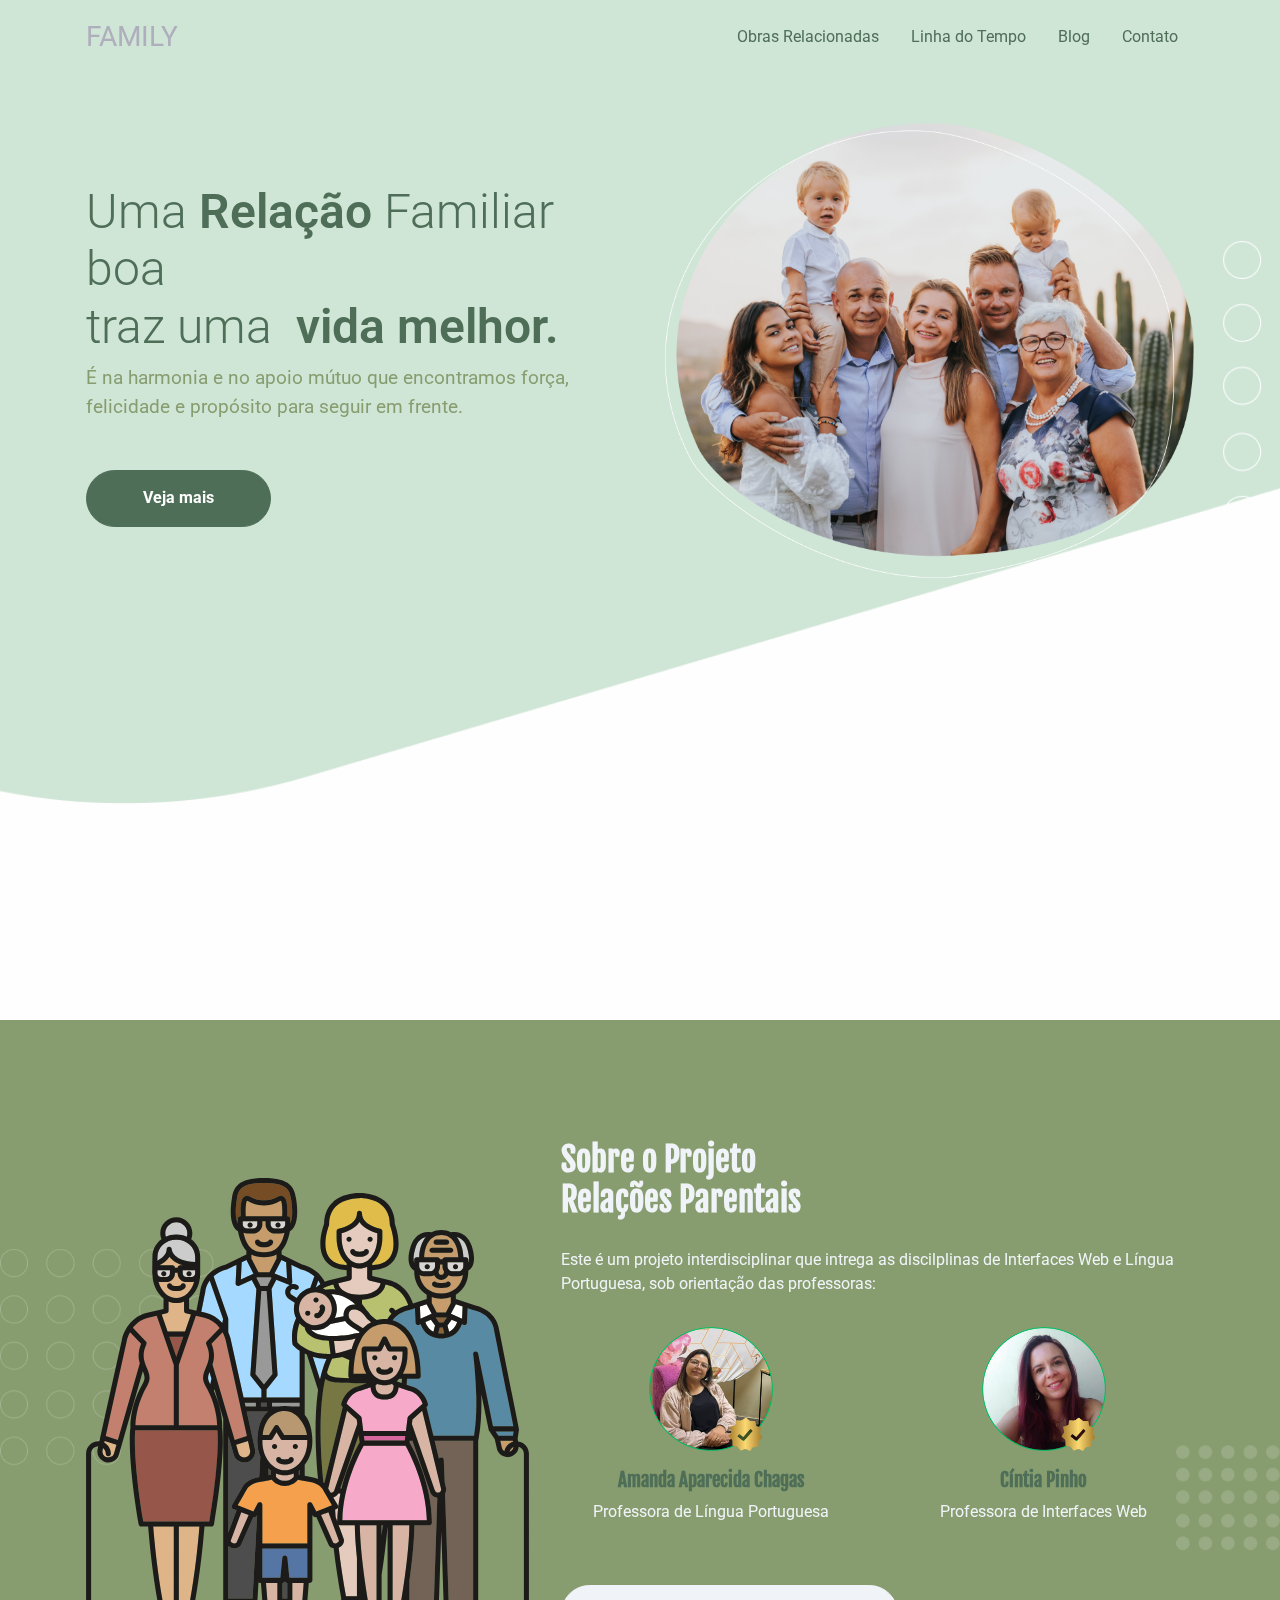
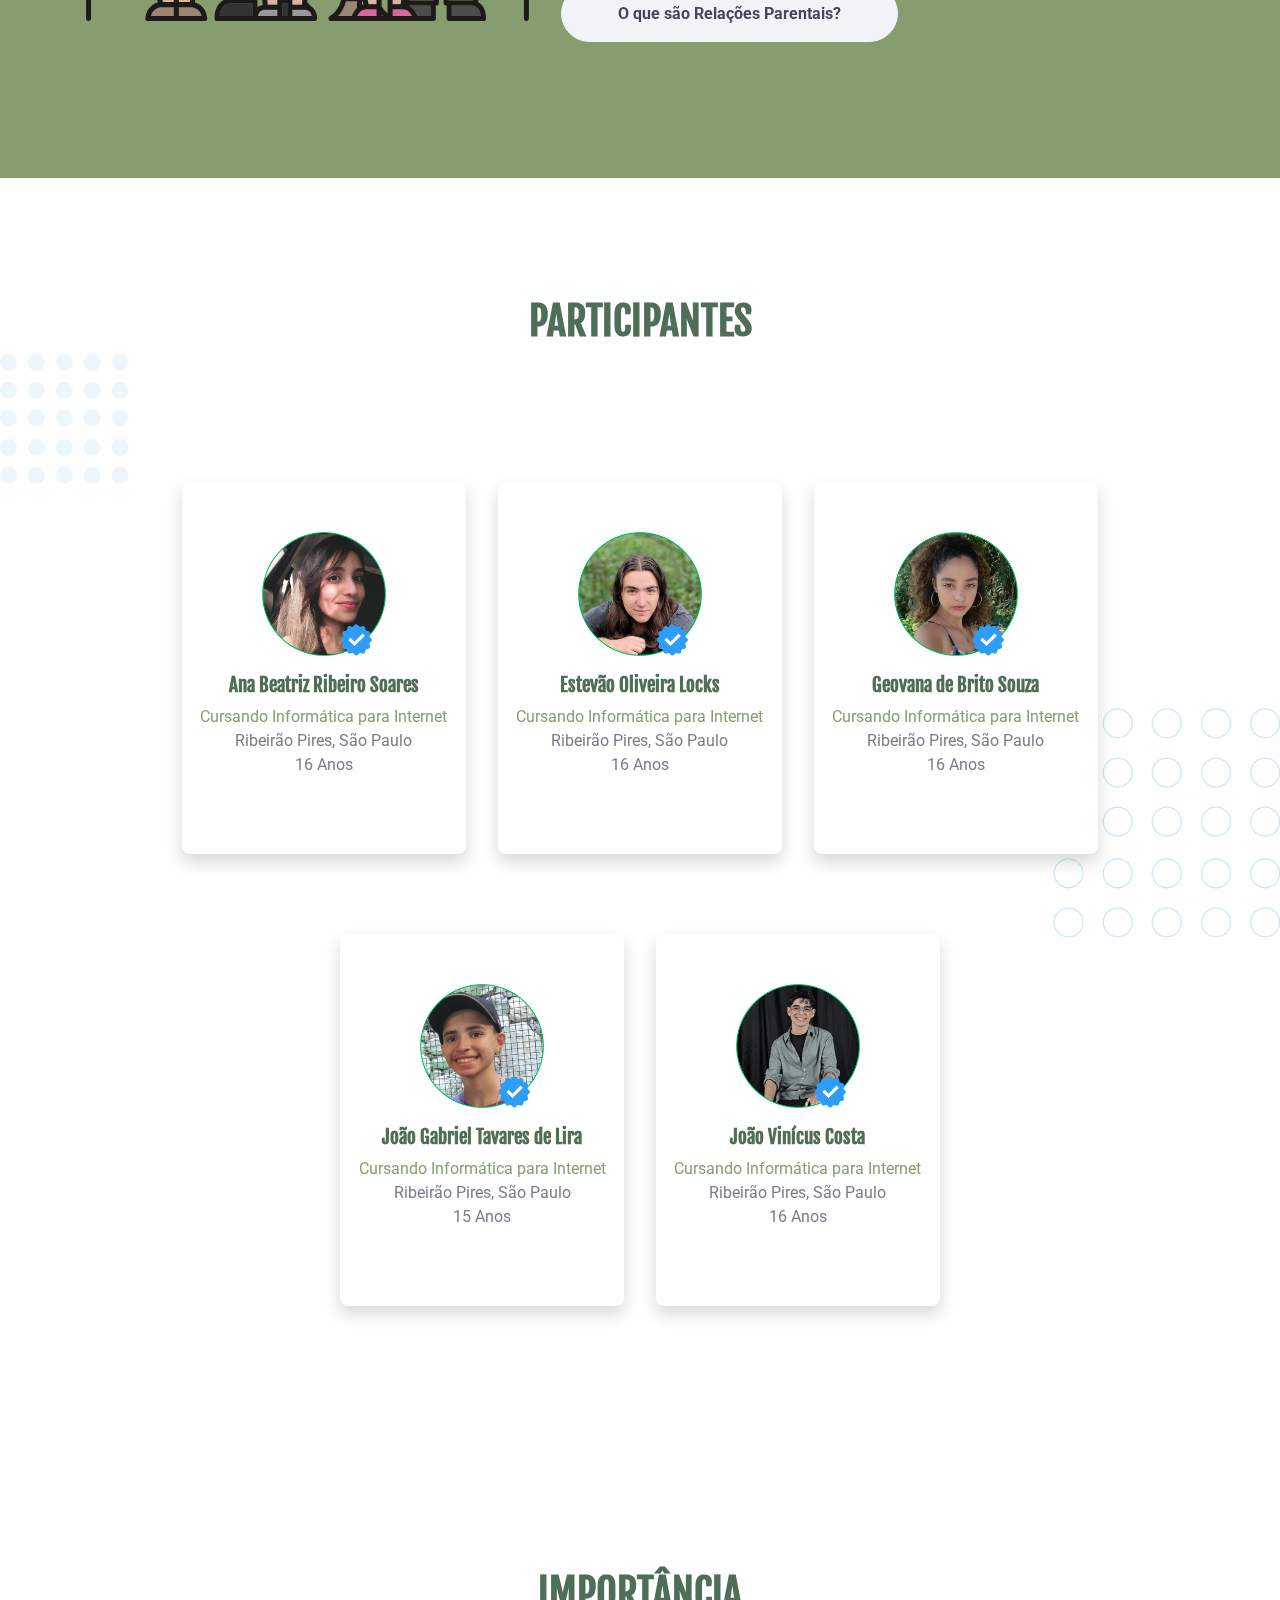
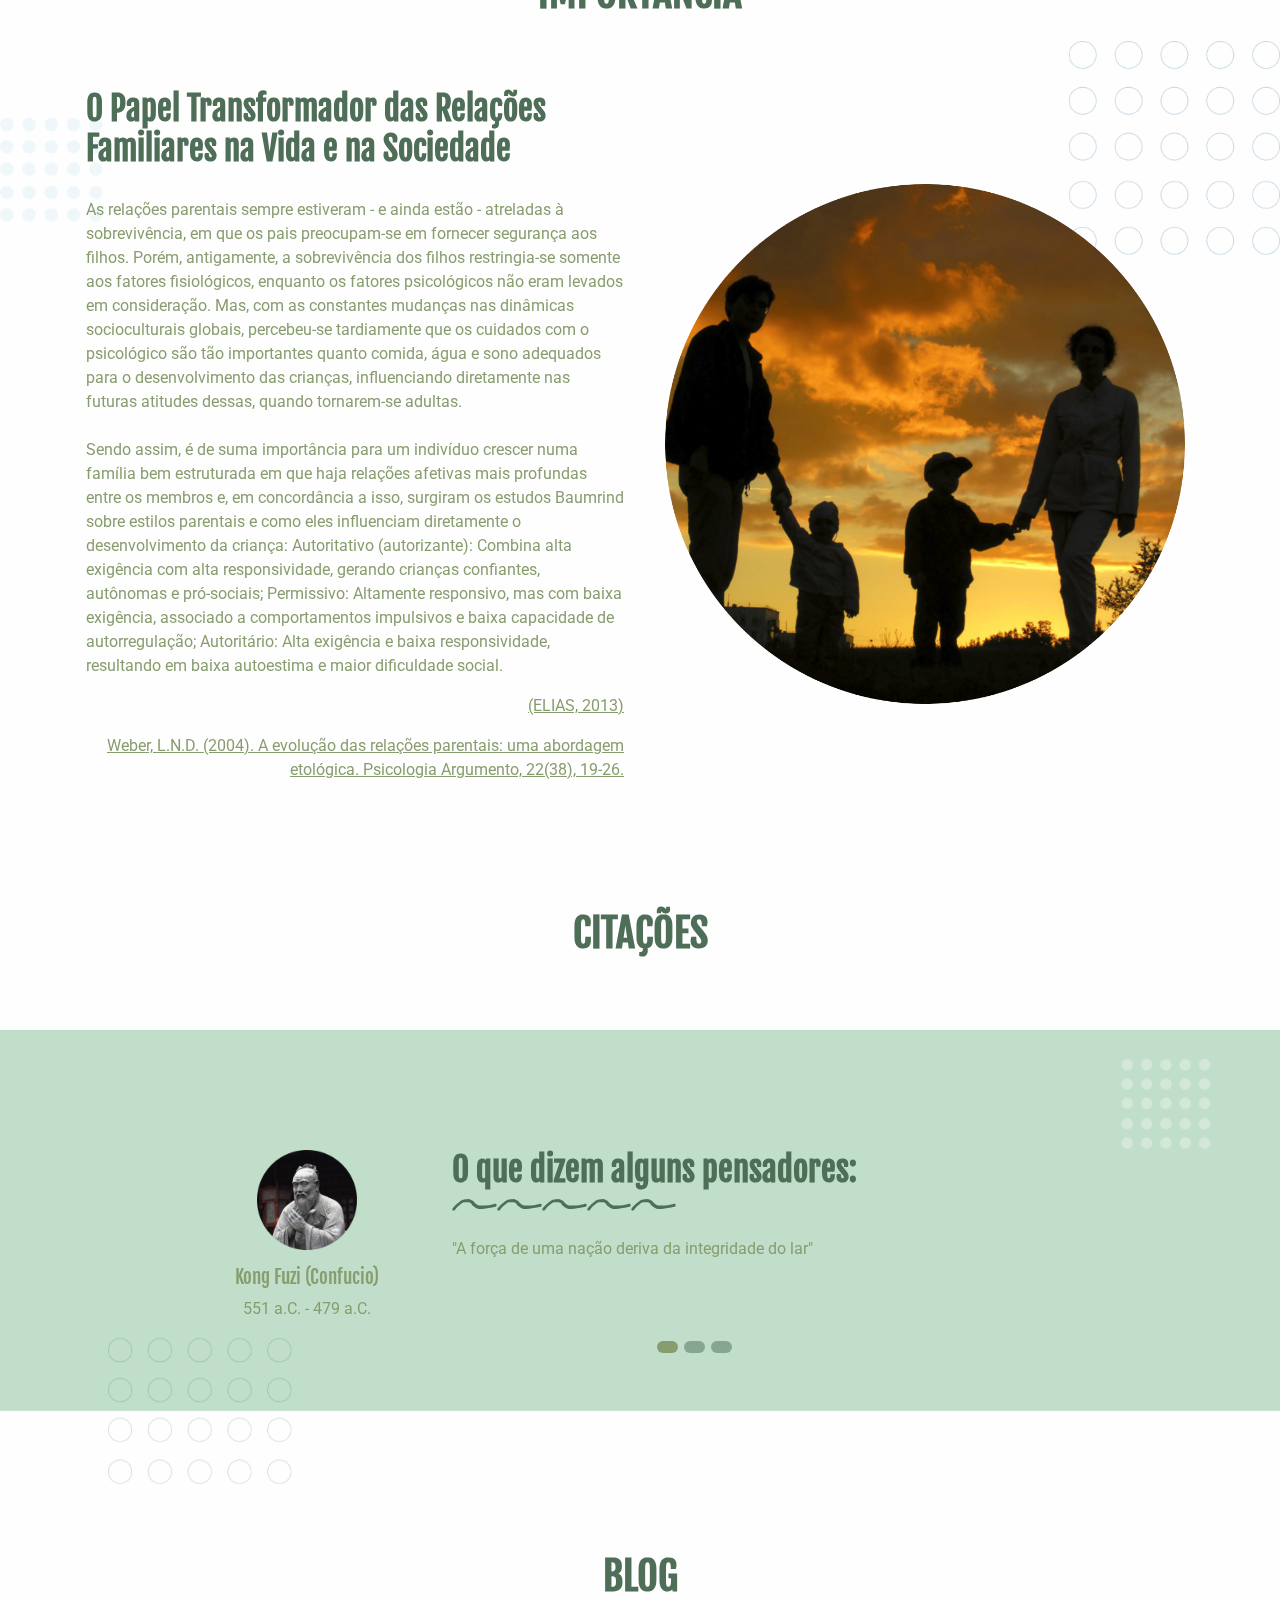
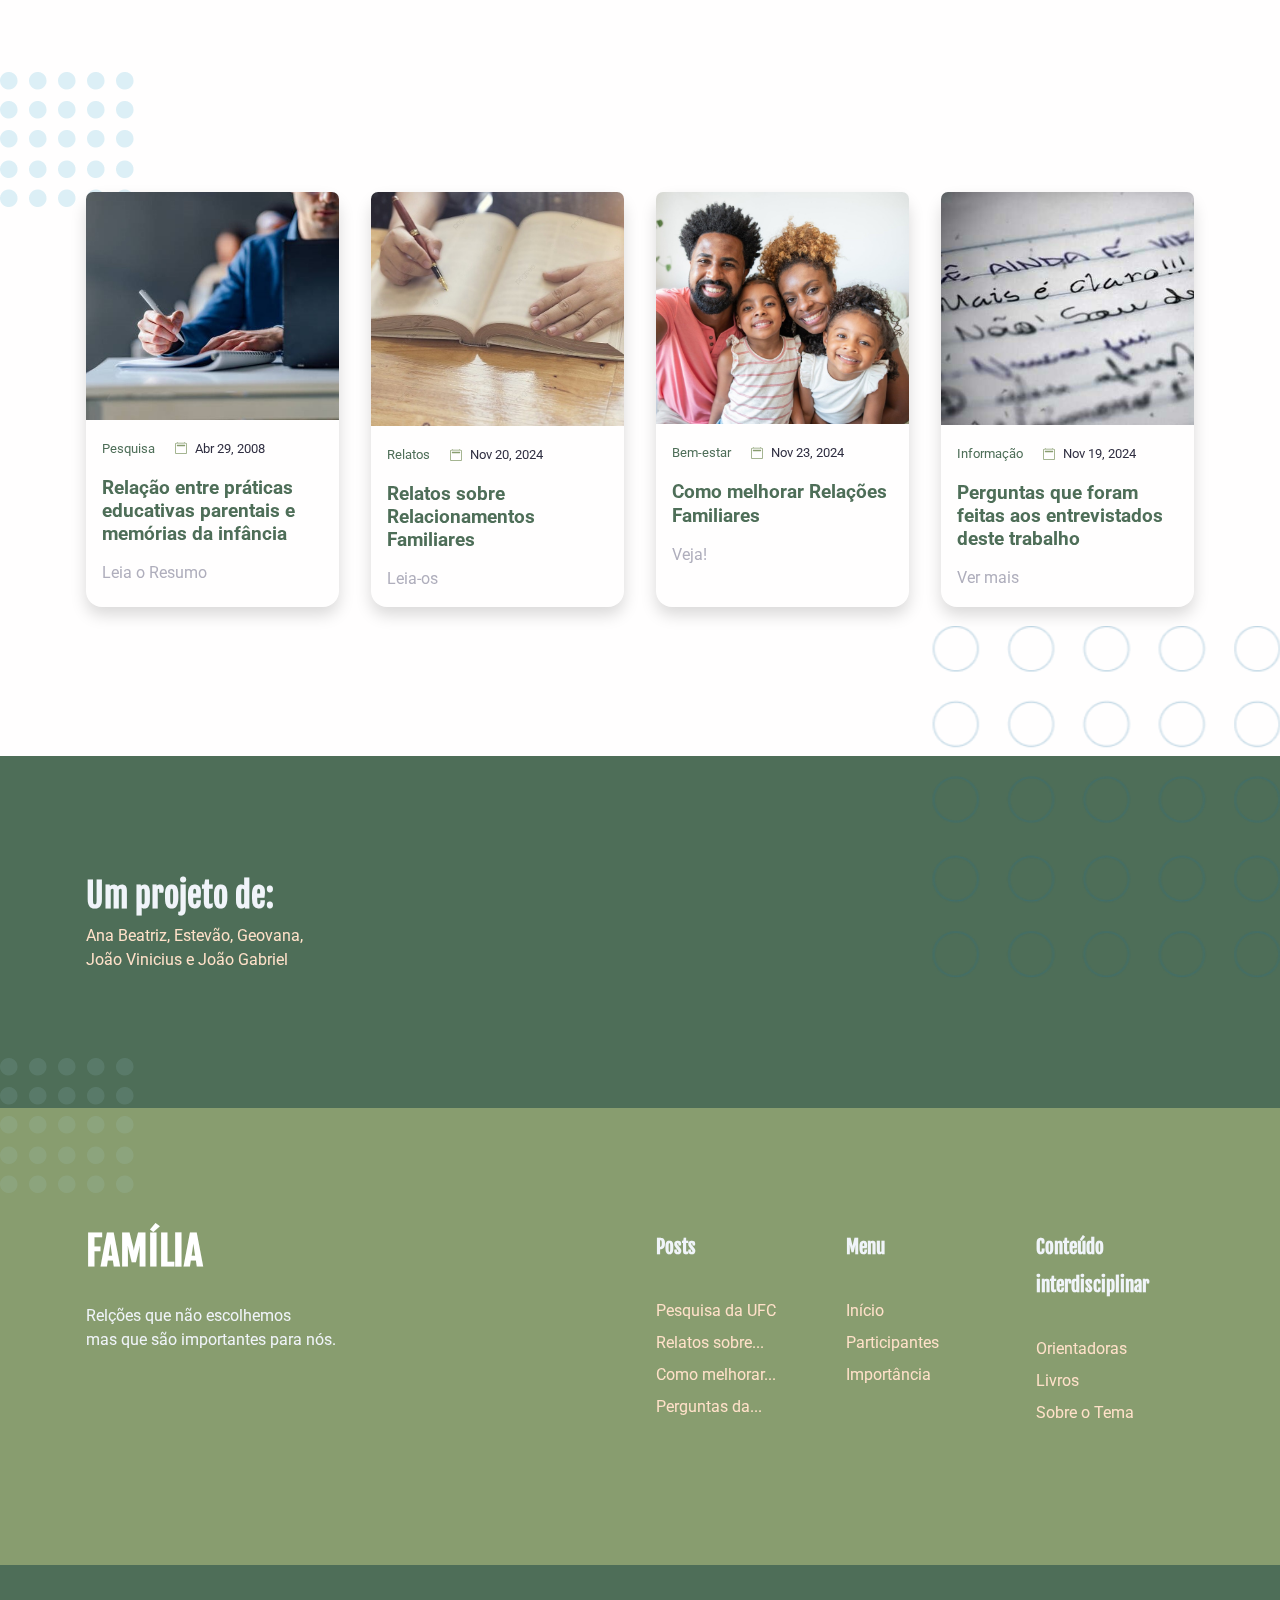
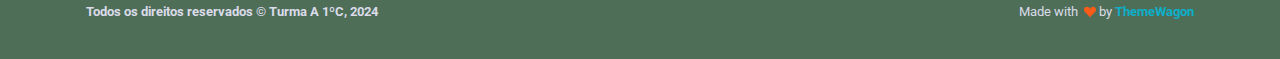
<file: index.html>
<!DOCTYPE html>
<html lang="pt-br" dir="ltr">

  <head>
    <meta charset="utf-8">
    <meta http-equiv="X-UA-Compatible" content="IE=edge">
    <meta name="viewport" content="width=device-width, initial-scale=1">


    <!-- ===============================================-->
    <!--    Document Title-->
    <!-- ====================================== -->
    <title>Relações Familiares</title>



    <!-- ===============================================-->
    <!--    Favicons-->
    <!-- ===============================================-->
    <link rel="apple-touch-icon" sizes="180x180" href="assets/img/favicons/apple-touch-icon.png">
    <link rel="icon" type="image/png" sizes="32x32" href="assets/img/favicons/favicon-32x32.png">
    <link rel="icon" type="image/png" sizes="16x16" href="assets/img/favicons/favicon-16x16.png">
    <link rel="shortcut icon" type="image/x-icon" href="assets/img/favicons/favicon.ico">
    <link rel="manifest" href="assets/img/favicons/manifest.json">
    <meta name="msapplication-TileImage" content="assets/img/favicons/mstile-150x150.png">
    <meta name="theme-color" content="#ffffff">


    <!-- ===============================================-->
    <!--    Stylesheets-->
    <!-- ===============================================-->
    <link href="assets/css/theme.css" rel="stylesheet" />
    <link rel="stylesheet" href="assets/css/style.css">

  </head>

  
  <body>

    <!-- ===============================================-->
    <!--    Main Content-->
    <!-- ===============================================-->
    <main class="main" id="top">
      
      <nav class="navbar navbar-expand-lg navbar-light fixed-top py-3 d-block" data-navbar-on-scroll="data-navbar-on-scroll">
        <div class="container"><a class="navbar-brand" href="index.html"><!--<img src="assets/img/gallery/logo.png" width="118" alt="logo" />-->FAMILY</a>
          <button class="navbar-toggler" type="button" data-bs-toggle="collapse" data-bs-target="#navbarSupportedContent" aria-controls="navbarSupportedContent" aria-expanded="false" aria-label="Toggle navigation"><span class="navbar-toggler-icon"> </span></button>
          <div class="collapse navbar-collapse border-top border-lg-0 mt-4 mt-lg-0" id="navbarSupportedContent">
            <ul class="navbar-nav ms-auto pt-2 pt-lg-0 font-base">
              <li class="nav-item px-2"><a class="nav-link" aria-current="page" href="obras.html">Obras Relacionadas</a></li>
              <li class="nav-item px-2"><a class="nav-link" href="linha-do-tempo.html">Linha do Tempo</a></li>
              <li class="nav-item px-2"><a class="nav-link" href="#blog">Blog</a></li>
              <li class="nav-item px-2"><a class="nav-link" href="contato.html">Contato</a></li>
            </ul>
          </div>
        </div>
      </nav>

      <section class="py-xxl-10 pb-0" id="home">
        <div class="bg-holder bg-size" style="background-image:url(assets/img/gallery/hero-bg.png);background-position:top center;background-size:cover;">
        </div>
        <!--/.bg-holder-->

        <div class="container">
          <div class="row min-vh-xl-100 min-vh-xxl-25">
            <div class="col-md-5 col-xl-6 col-xxl-7 order-0 order-md-1 text-end"><img class="pt-7 pt-md-0 w-100" src="assets/img/gallery/hero.png" alt="hero-header" /></div>
            <div class="col-md-75 col-xl-6 col-xxl-5 text-md-start text-center py-6">
              <h1 class="fw-light font-base fs-6 fs-xxl-7">Uma <strong>Relação </strong>Familiar boa<br />traz uma &nbsp;<strong>vida melhor.</strong></h1>
              <p class="fs-1 mb-5">É na harmonia e no apoio mútuo que encontramos força,<br />felicidade e propósito para seguir em frente.</p><a class="btn btn-lg btn-primary rounded-pill" href="#importancia" role="button">Veja mais</a>
            </div>
          </div>
        </div>
      </section>
      

      <!-- ============================================-->
      <!-- <section> begin ======== Sobre o Projeto ===-->
      <section class="bg-secondary" id="sobre">
        <div class="bg-holder" style="background-image:url(assets/img/gallery/bg-eye-care.png);background-position:center;background-size:contain;">
        </div>
        <!--/.bg-holder-->

        <div class="container">
          <div class="row align-items-center">
            <div class="col-md-5 col-xxl-6"><img class="img-fluid" src="assets/img/icons/family.svg" alt="..." /></div>
            <div class="col-md-7 col-xxl-6 text-center text-md-start">
              <h2 class="fw-bold text-light mb-4 mt-4 mt-lg-0">Sobre o Projeto<br class="d-none d-sm-block" /> Relações Parentais</h2>
              <p class="text-light mb-4">Este é um projeto interdisciplinar que intrega as discilplinas de Interfaces Web e Língua Portuguesa, sob orientação das professoras:<br class="d-none d-sm-block" />
              <div class="row mb-4">  
                <div class="col-md-6 text-center">
                  <img src="assets/img/gallery/amanda.png" width="128" alt="..." />
                  <h5 class="mt-3">Amanda Aparecida Chagas</h5>
                  <p class="text-light">Professora de Língua Portuguesa</p>
                </div>
                <div class="col-md-6 text-center">
                  <img src="assets/img/gallery/cintia.png" width="128" alt="..." />
                  <h5 class="mt-3">Cíntia Pinho</h5>
                  <p class="text-light">Professora de Interfaces Web</p>
                </div>
              </div>
              <!-- Botão que aciona o modal -->
              <div class="py-3">
                <a class="btn btn-lg btn-light rounded-pill" href="#!" role="button" data-bs-toggle="modal" data-bs-target="#exampleModal">
                  O que são Relações Parentais?
                </a>
              </div>

              <!-- Modal -->
              <div class="modal fade" id="exampleModal" tabindex="-1" aria-labelledby="exampleModalLabel" aria-hidden="true">
                <div class="modal-dialog">
                  <div class="modal-content">
                    <div class="modal-header">
                      <h5 class="modal-title" id="exampleModalLabel">Relações Familiares</h5>
                      <button type="button" class="btn-close" data-bs-dismiss="modal" aria-label="Close"></button>
                    </div>
                    <div class="modal-body">
                      <!-- Imagem centralizada -->
                      <div class="text-center mb-3">
                        <img src="assets/img/gallery/casal.avif" alt="Imagem representativa" class="img-fluid rounded" style="max-width: 100%; height: auto; max-height: 200px;">
                      </div>
                      <!-- Texto do modal -->
                      <p>Relações Parentais são os vínculos afetivos, sociais e legais que unem os membros de uma família. Elas envolvem conexões de parentesco, seja por laços de sangue, casamento ou adoção, e desempenham um papel essencial na formação da identidade e no desenvolvimento emocional das pessoas.</p>
                      <p>Essas relações englobam papéis específicos, como os de pais, filhos, irmãos e avós, que são moldados por valores culturais, sociais e religiosos. Além disso, elas são caracterizadas por amor, apoio mútuo, respeito e, muitas vezes, desafios, que ajudam os indivíduos a crescer e se conectar uns com os outros.</p>
                      <p>Em sua essência, as relações familiares fornecem um espaço seguro para compartilhar experiências, resolver conflitos e construir memórias que fortalecem os laços ao longo do tempo...</p>
                      <p class="text-end"><a class="texto-ref" href="https://www.adocaoempauta.com.br/afinal-o-que-e-parentalidade/#:~:text=A%20palavra%20%E2%80%9Cparentalidade%E2%80%9D%20%C3%A9%20uma,seus%20primeiros%20anos%20de%20vida">(SCHIAVINATO)</a></p>
                    </div>
                    <div class="modal-footer">
                      <button type="button" class="btn btn-secondary" data-bs-dismiss="modal">Fechar</button>
                    </div>
                  </div>
                </div>
              </div>
            </div>
          </div>
        </div>
      </section>
      <!-- <section> close ============================-->
      <!-- ============================================-->


      <!-- ============================================-->
      <!-- <section> begin ======= PARTICIPANTES ======-->
      <section class="pb-0" id="grupo">

        <div class="container">
          <div class="row">
            <div class="col-12 py-">
              <div class="bg-holder bg-size">
              </div>
              <!--/.bg-holder-->

              <h1 class="text-center">PARTICIPANTES</h1>
            </div>
          </div>
        </div>
        <!-- end of .container-->

      </section>
      <!-- <section> close ============================-->
      <!-- ============================================-->


      <section class="py-5">
        <div class="bg-holder bg-size" style="background-image:url(assets/img/gallery/doctors-bg.png);background-position:top center;background-size:contain;">
        </div>
        <!--/.bg-holder-->

        <div class="container">
          <div class="row h-100 m-lg-7 mx-3 mt-6 mx-md-4 my-md-7">
            
            <div class="col-md-4 mb-8 mb-md-0">
              <div class="card card-span h-100 shadow">
                <div class="card-body d-flex flex-column flex-center py-5"><img src="assets/img/gallery/ana beatriz.png" width="128" alt="..." />
                  <h5 class="mt-3">Ana Beatriz Ribeiro Soares</h5>
                  <p class="mb-0 fs-xxl-1">Cursando Informática para Internet</p>
                  <p class="text-600 mb-0">Ribeirão Pires, São Paulo</p>
                  <p class="text-600 mb-4">16 Anos</p>
                </div>
              </div>
            </div>
            <div class="col-md-4 mb-8 mb-md-0">
              <div class="card card-span h-100 shadow">
                <div class="card-body d-flex flex-column flex-center py-5"><img src="assets/img/gallery/estevao.png" width="128" alt="..." />
                  <h5 class="mt-3">Estevão Oliveira Locks</h5>
                  <p class="mb-0 fs-xxl-1">Cursando Informática para Internet</p>
                  <p class="text-600 mb-0">Ribeirão Pires, São Paulo</p>
                  <p class="text-600 mb-4">16 Anos</p>
                </div>
              </div>
            </div>
            <div class="col-md-4 mb-8 mb-md-0">
              <div class="card card-span h-100 shadow">
                <div class="card-body d-flex flex-column flex-center py-5"><img src="assets/img/gallery/geovana.png" width="128" alt="..." />
                  <h5 class="mt-3">Geovana de Brito Souza</h5>
                  <p class="mb-0 fs-xxl-1">Cursando Informática para Internet</p>
                  <p class="text-600 mb-0">Ribeirão Pires, São Paulo</p>
                  <p class="text-600 mb-4">16 Anos</p>
                </div>
              </div>
            </div>
            
          </div>

        </div>

        <div class="container">
          <div class="row h-100 mx-lg-7 mb-lg-7 mx-3 mt-md-6 mx-md-4 mb-md-7 justify-content-center">
            
            <div class="col-md-4 mb-8 mb-md-0">
              <div class="card card-span h-100 shadow">
                <div class="card-body d-flex flex-column flex-center py-5"><img src="assets/img/gallery/joao gabriel.png" width="128" alt="..." />
                  <h5 class="mt-3">João Gabriel Tavares de Lira</h5>
                  <p class="mb-0 fs-xxl-1">Cursando Informática para Internet</p>
                  <p class="text-600 mb-0">Ribeirão Pires, São Paulo</p>
                  <p class="text-600 mb-4">15 Anos</p>
                </div>
              </div>
            </div>
            <div class="col-md-4 mb-8 mb-md-0">
              <div class="card card-span h-100 shadow">
                <div class="card-body d-flex flex-column flex-center py-5"><img src="assets/img/gallery/joao vinicius.png" width="128" alt="..." />
                  <h5 class="mt-3">João Vinícus Costa</h5>
                  <p class="mb-0 fs-xxl-1">Cursando Informática para Internet</p>
                  <p class="text-600 mb-0">Ribeirão Pires, São Paulo</p>
                  <p class="text-600 mb-4">16 Anos</p>
                </div>
              </div>
            </div>
            
          </div>

        </div>

      </section>


      <!-- ============================================-->
      <!-- <section> begin ======= IMPORTANCIA ========-->
      <section class="pb-0" id="importancia">

        <div class="container">
          <div class="row">
            <div class="col-12 py-3">
              <div class="bg-holder bg-size">
              </div>
              <!--/.bg-holder-->

              <h1 class="text-center">IMPORTÂNCIA</h1>
            </div>
          </div>
        </div>
        <!-- end of .container-->

      </section>
      <!-- <section> close ============================-->
      <!-- ============================================-->

      <section class="py-5">
        <div class="bg-holder bg-size" style="background-image:url(assets/img/gallery/about-bg.png);background-position:top center;background-size:contain;">
        </div>
        <!--/.bg-holder-->

        <div class="container">
          <div class="row align-items-center">
            <div class="col-md-6 order-lg-1 mb-5 mb-lg-0"><img class="fit-cover rounded-circle w-100" src="assets/img/gallery/redondo.png" alt="..." /></div>
            <div class="col-md-6 text-center text-md-start">
              <h2 class="fw-bold mb-4">O Papel Transformador das Relações <br class="d-none d-sm-block" />Familiares na Vida e na Sociedade</h2>
              <p>
                As relações parentais sempre estiveram - e ainda estão - atreladas à sobrevivência, em que os pais preocupam-se em fornecer segurança aos filhos. Porém, antigamente, a sobrevivência dos filhos restringia-se somente aos fatores fisiológicos, enquanto os fatores psicológicos não eram levados em consideração. Mas, com as constantes mudanças nas dinâmicas socioculturais globais, percebeu-se tardiamente que os cuidados com o psicológico são tão importantes quanto comida, água e sono adequados para o desenvolvimento das crianças, influenciando diretamente nas futuras atitudes dessas, quando tornarem-se adultas. <br class="d-none d-sm-block" /><br class="d-none d-sm-block" />
                Sendo assim, é de suma importância para um indivíduo crescer numa família bem estruturada em que haja relações afetivas mais profundas entre os membros e, em concordância a isso, surgiram os estudos Baumrind sobre estilos parentais e como eles influenciam diretamente o desenvolvimento da criança: Autoritativo (autorizante): Combina alta exigência com alta responsividade, gerando crianças confiantes, autônomas e pró-sociais; Permissivo: Altamente responsivo, mas com baixa exigência, associado a comportamentos impulsivos e baixa capacidade de autorregulação; Autoritário: Alta exigência e baixa responsividade, resultando em baixa autoestima e maior dificuldade social.
              </p>
              <p class="text-end"><a class="texto-ref" href="https://www.scielo.br/j/se/a/d8cs7Bb6zx8n83kgYdP7kRH/?lang=pt#:~:text=Em%20tempos%20passados%20e%2C%20frequentemente,concebiam%20seus%20v%C3%ADnculos%20nesses%20termos.">(ELIAS, 2013)</a></p>
              <p class="text-end"><a class="texto-ref" href="www.researchgate.net/profile/Lidia-Dobrianskyj-Weber/publication/350850204_A_EVOLUCAO_DAS_RELACOES_PARENTAIS_UMA_ABORDAGEM_ETOLOGICA_The_Evolution_Of_Parental_Relations_An_Ethological_Approach/links/60760b874585151ce182ecf4/A-EVOLUCAO-DAS-RELACOES-PARENTAIS-UMA-ABORDAGEM-ETOLOGICA-The-Evolution-Of-Parental-Relations-An-Ethological-Approach.pdf. ">Weber, L.N.D. (2004). A evolução das relações parentais: uma abordagem etológica. Psicologia Argumento, 22(38), 19-26.</a></p>
            </div>
          </div>
        </div>
      </section>


      <!-- ============================================-->
      <!-- <section> begin ======= CITAÇÕES ============-->
      <section class="py-5" id="relatos">

        <div class="container">
          <div class="row">
            <div class="col-12 py-3">
              <div class="bg-holder bg-size">
              </div>
              <!--/.bg-holder-->

              <h1 class="text-center">CITAÇÕES</h1>
            </div>
          </div>
        </div>
        <!-- end of .container-->

      </section>
      <!-- <section> close ============================-->
      <!-- ============================================-->

      <section class="py-8">
        <div class="bg-holder bg-size" style="background-image:url(assets/img/gallery/people-bg-1.png);background-position:center;background-size:cover;">
        </div>
        <!--/.bg-holder-->

        <div class="container">
          <div class="row align-items-center offset-sm-1">
            <div class="carousel slide" id="carouselPeople" data-bs-ride="carousel">
              <div class="carousel-inner">
                
                <div class="carousel-item active" data-bs-interval="10000">
                  <div class="row h-100">
                    <div class="col-sm-3 text-center"><img src="assets/img/gallery/confucio.png" width="100" alt="" />
                      <h5 class="mt-3 fw-medium text-secondary">Kong Fuzi (Confucio)</h5>
                      <p class="fw-normal mb-0">551 a.C. - 479 a.C.</p>
                    </div>
                    <div class="col-sm-9 text-center text-sm-start pt-3 pt-sm-0">
                      <h2>O que dizem alguns pensadores:</h2>
                      <div class="my-2"><img class="mb-3 i-risc-rel" src="assets/img/icons/risco.svg" alt="..." /><img class="mb-3 i-risc-rel" src="assets/img/icons/risco.svg" alt="..." /><img class="mb-3 i-risc-rel" src="assets/img/icons/risco.svg" alt="..." /><img class="mb-3 i-risc-rel" src="assets/img/icons/risco.svg" alt="..." /><img class="mb-3 i-risc-rel" src="assets/img/icons/risco.svg" alt="..." /></div>
                      <p>"A força de uma nação deriva da integridade do lar"</p>
                    </div>
                  </div>
                </div>
                
                <div class="carousel-item" data-bs-interval="2000">
                  <div class="row h-100">
                    <div class="col-sm-3 text-center"><img src="assets/img/gallery/Nietzsche.png" width="100" alt="" />
                      <h5 class="mt-3 fw-medium text-secondary">Friedrich Nietzsche</h5>
                      <p class="fw-normal mb-0">1844 - 1900</p>
                    </div>
                    <div class="col-sm-9 text-center text-sm-start pt-3 pt-sm-0">
                      <h2>O que dizem alguns pensadores:</h2>
                      <div class="my-2"><img class="mb-3 i-risc-rel" src="assets/img/icons/risco.svg" alt="..." /><img class="mb-3 i-risc-rel" src="assets/img/icons/risco.svg" alt="..." /><img class="mb-3 i-risc-rel" src="assets/img/icons/risco.svg" alt="..." /><img class="mb-3 i-risc-rel" src="assets/img/icons/risco.svg" alt="..." /><img class="mb-3 i-risc-rel" src="assets/img/icons/risco.svg" alt="..." /></div>
                      <p>"É nos laços da família que as virtudes crescem, mas também onde os maiores conflitos residem."</p>
                    </div>
                  </div>
                </div>
                
                <div class="carousel-item">
                  <div class="row h-100">
                    <div class="col-sm-3 text-center"><img src="assets/img/gallery/desmond-tutu.png" width="100" alt="" />
                      <h5 class="mt-3 fw-medium text-secondary">Desmond Tutu</h5>
                      <p class="fw-normal mb-0">1931 - 2021</p>
                    </div>
                    <div class="col-sm-9 text-center text-sm-start pt-3 pt-sm-0">
                      <h2>O que dizem alguns pensadores:</h2>
                      <div class="my-2"><img class="mb-3 i-risc-rel" src="assets/img/icons/risco.svg" alt="..." /><img class="mb-3 i-risc-rel" src="assets/img/icons/risco.svg" alt="..." /><img class="mb-3 i-risc-rel" src="assets/img/icons/risco.svg" alt="..." /><img class="mb-3 i-risc-rel" src="assets/img/icons/risco.svg" alt="..." /><img class="mb-3 i-risc-rel" src="assets/img/icons/risco.svg" alt="..." /></div>
                      <p>"Você não escolhe a sua família. Ela é um presente de Deus para você, assim como você é para ela."</p>
                    </div>
                  </div>
                </div>

              </div>
              <div class="row">
                <div class="position-relative z-index-2 mt-5">
                  <ol class="carousel-indicators">
                    <li class="active" data-bs-target="#carouselPeople" data-bs-slide-to="0"></li>
                    <li data-bs-target="#carouselPeople" data-bs-slide-to="1"></li>
                    <li data-bs-target="#carouselPeople" data-bs-slide-to="2"></li>
                  </ol>
                </div>
              </div>
            </div>
          </div>
        </div>
      </section>

      <!-- ============================================-->
      <!-- <section> begin ============== BLOG ========-->
      <section class="py-5" id="blog">

        <div class="container">
          <div class="row">
            <div class="col-12 py-3">
              <div class="bg-holder bg-size">
              </div>
              <!--/.bg-holder-->

              <h1 class="text-center">BLOG</h1>
            </div>
          </div>
        </div>
        <!-- end of .container-->

      </section>
      <!-- <section> close ============================-->
      <!-- ============================================-->


      <section>
        <div class="bg-holder bg-size" style="background-image:url(assets/img/gallery/dot-bg.png);background-position:top left;background-size:auto;">
        </div>
        <!--/.bg-holder-->

        <div class="container">
          <div class="row">
            <div class="col-sm-6 col-lg-3 mb-4">
              <div class="card h-100 shadow card-span rounded-3"><img class="card-img-top rounded-top-3" src="assets/img/gallery/pesquisa.jpg" alt="news" />
                <div class="card-body"><span class="fs--1 text-primary me-3">Pesquisa</span>
                  <svg class="bi bi-calendar2 me-2" xmlns="http://www.w3.org/2000/svg" width="12" height="12" fill="currentColor" viewBox="0 0 16 16">
                    <path d="M3.5 0a.5.5 0 0 1 .5.5V1h8V.5a.5.5 0 0 1 1 0V1h1a2 2 0 0 1 2 2v11a2 2 0 0 1-2 2H2a2 2 0 0 1-2-2V3a2 2 0 0 1 2-2h1V.5a.5.5 0 0 1 .5-.5zM2 2a1 1 0 0 0-1 1v11a1 1 0 0 0 1 1h12a1 1 0 0 0 1-1V3a1 1 0 0 0-1-1H2z"></path>
                    <path d="M2.5 4a.5.5 0 0 1 .5-.5h10a.5.5 0 0 1 .5.5v1a.5.5 0 0 1-.5.5H3a.5.5 0 0 1-.5-.5V4z"> </path>
                  </svg><span class="fs--1 text-900">Abr 29, 2008</span><span class="fs--1"></span>
                  <h5 class="font-base fs-lg-0 fs-xl-1 my-3">Relação entre práticas educativas parentais e memórias da infância</h5><a class="stretched-link" href="pesquisa-ufc.html">Leia o Resumo</a>
                </div>
              </div>
            </div>
            <div class="col-sm-6 col-lg-3 mb-4">
              <div class="card h-100 shadow card-span rounded-3"><img class="card-img-top rounded-top-3" src="assets/img/gallery/relatos-image.jpg" alt="news" />
                <div class="card-body"><span class="fs--1 text-primary me-3">Relatos</span>
                  <svg class="bi bi-calendar2 me-2" xmlns="http://www.w3.org/2000/svg" width="12" height="12" fill="currentColor" viewBox="0 0 16 16">
                    <path d="M3.5 0a.5.5 0 0 1 .5.5V1h8V.5a.5.5 0 0 1 1 0V1h1a2 2 0 0 1 2 2v11a2 2 0 0 1-2 2H2a2 2 0 0 1-2-2V3a2 2 0 0 1 2-2h1V.5a.5.5 0 0 1 .5-.5zM2 2a1 1 0 0 0-1 1v11a1 1 0 0 0 1 1h12a1 1 0 0 0 1-1V3a1 1 0 0 0-1-1H2z"></path>
                    <path d="M2.5 4a.5.5 0 0 1 .5-.5h10a.5.5 0 0 1 .5.5v1a.5.5 0 0 1-.5.5H3a.5.5 0 0 1-.5-.5V4z"> </path>
                  </svg><span class="fs--1 text-900">Nov 20, 2024</span><span class="fs--1"></span>
                  <h5 class="font-base fs-lg-0 fs-xl-1 my-3">Relatos sobre Relacionamentos Familiares</h5><a class="stretched-link" href="relatos.html">Leia-os</a>
                </div>
              </div>
            </div>
            <div class="col-sm-6 col-lg-3 mb-4">
              <div class="card h-100 shadow card-span rounded-3"><img class="card-img-top rounded-top-3" src="assets/img/gallery/familia.jpeg" alt="news" />
                <div class="card-body"><span class="fs--1 text-primary me-3">Bem-estar</span>
                  <svg class="bi bi-calendar2 me-2" xmlns="http://www.w3.org/2000/svg" width="12" height="12" fill="currentColor" viewBox="0 0 16 16">
                    <path d="M3.5 0a.5.5 0 0 1 .5.5V1h8V.5a.5.5 0 0 1 1 0V1h1a2 2 0 0 1 2 2v11a2 2 0 0 1-2 2H2a2 2 0 0 1-2-2V3a2 2 0 0 1 2-2h1V.5a.5.5 0 0 1 .5-.5zM2 2a1 1 0 0 0-1 1v11a1 1 0 0 0 1 1h12a1 1 0 0 0 1-1V3a1 1 0 0 0-1-1H2z"></path>
                    <path d="M2.5 4a.5.5 0 0 1 .5-.5h10a.5.5 0 0 1 .5.5v1a.5.5 0 0 1-.5.5H3a.5.5 0 0 1-.5-.5V4z"> </path>
                  </svg><span class="fs--1 text-900">Nov 23, 2024</span><span class="fs--1"></span>
                  <h5 class="font-base fs-lg-0 fs-xl-1 my-3">Como melhorar Relações Familiares</h5><a class="stretched-link" href="melhorarrelacoes.html">Veja!</a>
                </div>
              </div>
            </div>
            <div class="col-sm-6 col-lg-3 mb-4">
              <div class="card h-100 shadow card-span rounded-3"><img class="card-img-top rounded-top-3" src="assets/img/gallery/perguntas.jpg" alt="news" />
                <div class="card-body"><span class="fs--1 text-primary me-3">Informação</span>
                  <svg class="bi bi-calendar2 me-2" xmlns="http://www.w3.org/2000/svg" width="12" height="12" fill="currentColor" viewBox="0 0 16 16">
                    <path d="M3.5 0a.5.5 0 0 1 .5.5V1h8V.5a.5.5 0 0 1 1 0V1h1a2 2 0 0 1 2 2v11a2 2 0 0 1-2 2H2a2 2 0 0 1-2-2V3a2 2 0 0 1 2-2h1V.5a.5.5 0 0 1 .5-.5zM2 2a1 1 0 0 0-1 1v11a1 1 0 0 0 1 1h12a1 1 0 0 0 1-1V3a1 1 0 0 0-1-1H2z"></path>
                    <path d="M2.5 4a.5.5 0 0 1 .5-.5h10a.5.5 0 0 1 .5.5v1a.5.5 0 0 1-.5.5H3a.5.5 0 0 1-.5-.5V4z"> </path>
                  </svg><span class="fs--1 text-900">Nov 19, 2024</span><span class="fs--1"></span>
                  <h5 class="font-base fs-lg-0 fs-xl-1 my-3">Perguntas que foram feitas aos entrevistados deste trabalho</h5><a class="stretched-link" href="perguntas-entrevista.html">Ver mais</a>
                </div>
              </div>
            </div>
          </div>
        </div>
      </section>


      <section class="bg-primary">
        <div class="bg-holder bg-size" style="background-image:url(assets/img/gallery/cta-bg.png);background-position:center right;margin-top:-8.125rem;background-size:contain;">
        </div>
        <!--/.bg-holder-->

        <div class="container">
          <div class="row">
            <div class="col-lg-6">
              <h2 class="fw-bold text-light">Um projeto de:</h2>
              <p class="text-soft-primary">Ana Beatriz, Estevão, Geovana, <br />João Vinicius e João Gabriel</p>
            </div>
          </div>
        </div>
      </section>
      <section class="py-0 bg-secondary">
        <div class="bg-holder opacity-25" style="background-image:url(assets/img/gallery/dot-bg.png);background-position:top left;margin-top:-3.125rem;background-size:auto;">
        </div>
        <!--/.bg-holder-->

        <div class="container">
          <div class="row py-8">
            <div class="col-12 col-sm-12 col-lg-6 mb-4 order-0 order-sm-0"><a class="text-decoration-none" href="#"><h1 class="h1-footer">FAMÍLIA</h1></a>
              <p class="text-light my-4">Relções que não escolhemos <br />mas que são importantes para nós.</p>
            </div>
            <div class="col-6 col-sm-4 col-lg-2 mb-3 order-2 order-sm-1">
              <h5 class="lh-lg fw-bold mb-4 text-light font-sans-serif">Posts</h5>
              <ul class="list-unstyled mb-md-4 mb-lg-0">
                <li class="lh-lg"><a class="footer-link" href="pesquisa-ufc.html">Pesquisa da UFC</a></li>
                <li class="lh-lg"><a class="footer-link" href="relatos.html">Relatos sobre...</a></li>
                <li class="lh-lg"><a class="footer-link" href="melhorarrelacoes.html">Como melhorar...</a></li>
                <li class="lh-lg"><a class="footer-link" href="perguntas-entrevista.html">Perguntas da...</a></li>
              </ul>
            </div>
            <div class="col-6 col-sm-4 col-lg-2 mb-3 order-3 order-sm-2">
              <h5 class="lh-lg fw-bold text-light mb-4 font-sans-serif">Menu</h5>
              <ul class="list-unstyled mb-md-4 mb-lg-0">
                <li class="lh-lg"><a class="footer-link" href="#home">Início</a></li>
                <li class="lh-lg"><a class="footer-link" href="#grupo">Participantes</a></li>
                <li class="lh-lg"><a class="footer-link" href="#importancia">Importância</a></li>
              </ul>
            </div>
            <div class="col-6 col-sm-4 col-lg-2 mb-3 order-3 order-sm-2">
              <h5 class="lh-lg fw-bold text-light mb-4 font-sans-serif"> Conteúdo interdisciplinar</h5>
              <ul class="list-unstyled mb-md-4 mb-lg-0">
                <li class="lh-lg"><a class="footer-link" href="#sobre">Orientadoras</a></li>
                <li class="lh-lg"><a class="footer-link" href="obras#livros.html">Livros</a></li>
                <li class="lh-lg"><a class="footer-link" href="#importancia">Sobre o Tema</a></li>
              </ul>
            </div>
          </div>
        </div>


        <!-- ============================================-->
        <!-- <section> begin ============================-->
        <section class="py-0 bg-primary">

          <div class="container">
            <div class="row justify-content-md-between justify-content-evenly py-4">
              <div class="col-12 col-sm-8 col-md-6 col-lg-auto text-center text-md-start">
                <p class="fs--1 my-2 fw-bold text-200">Todos os direitos reservados &copy; Turma A 1ºC, 2024</p>
              </div>

              <div class="col-12 col-sm-8 col-md-6">
                <p class="fs--1 my-2 text-center text-md-end text-200"> Made with&nbsp;
                  <svg class="bi bi-suit-heart-fill" xmlns="http://www.w3.org/2000/svg" width="12" height="12" fill="#F95C19" viewBox="0 0 16 16">
                    <path d="M4 1c2.21 0 4 1.755 4 3.92C8 2.755 9.79 1 12 1s4 1.755 4 3.92c0 3.263-3.234 4.414-7.608 9.608a.513.513 0 0 1-.784 0C3.234 9.334 0 8.183 0 4.92 0 2.755 1.79 1 4 1z"></path>
                  </svg>&nbsp;by&nbsp;<a class="fw-bold text-info" href="https://themewagon.com/" target="_blank">ThemeWagon </a>
                </p>
              </div>
            </div>
          </div>
          <!-- end of .container-->

        </section>
        <!-- <section> close ============================-->
        <!-- ============================================-->


      </section>
    </main>
    <!-- ===============================================-->
    <!--    End of Main Content-->
    <!-- ===============================================-->




    <!-- ===============================================-->
    <!--    JavaScripts-->
    <!-- ===============================================-->
    <script src="vendors/@popperjs/popper.min.js"></script>
    <script src="vendors/bootstrap/bootstrap.min.js"></script>
    <script src="vendors/is/is.min.js"></script>
    <script src="https://scripts.sirv.com/sirvjs/v3/sirv.js"></script>
    <script src="https://polyfill.io/v3/polyfill.min.js?features=window.scroll"></script>
    <script src="vendors/fontawesome/all.min.js"></script>
    <script src="assets/js/theme.js"></script>

    <link rel="preconnect" href="https://fonts.googleapis.com">
    <link rel="preconnect" href="https://fonts.gstatic.com" crossorigin>
    <link href="https://fonts.googleapis.com/css2?family=Fjalla+One&amp;family=Roboto:ital,wght@0,100;0,300;0,400;0,500;0,700;0,900;1,100&amp;display=swap" rel="stylesheet">
  </body>

</html>
</file>
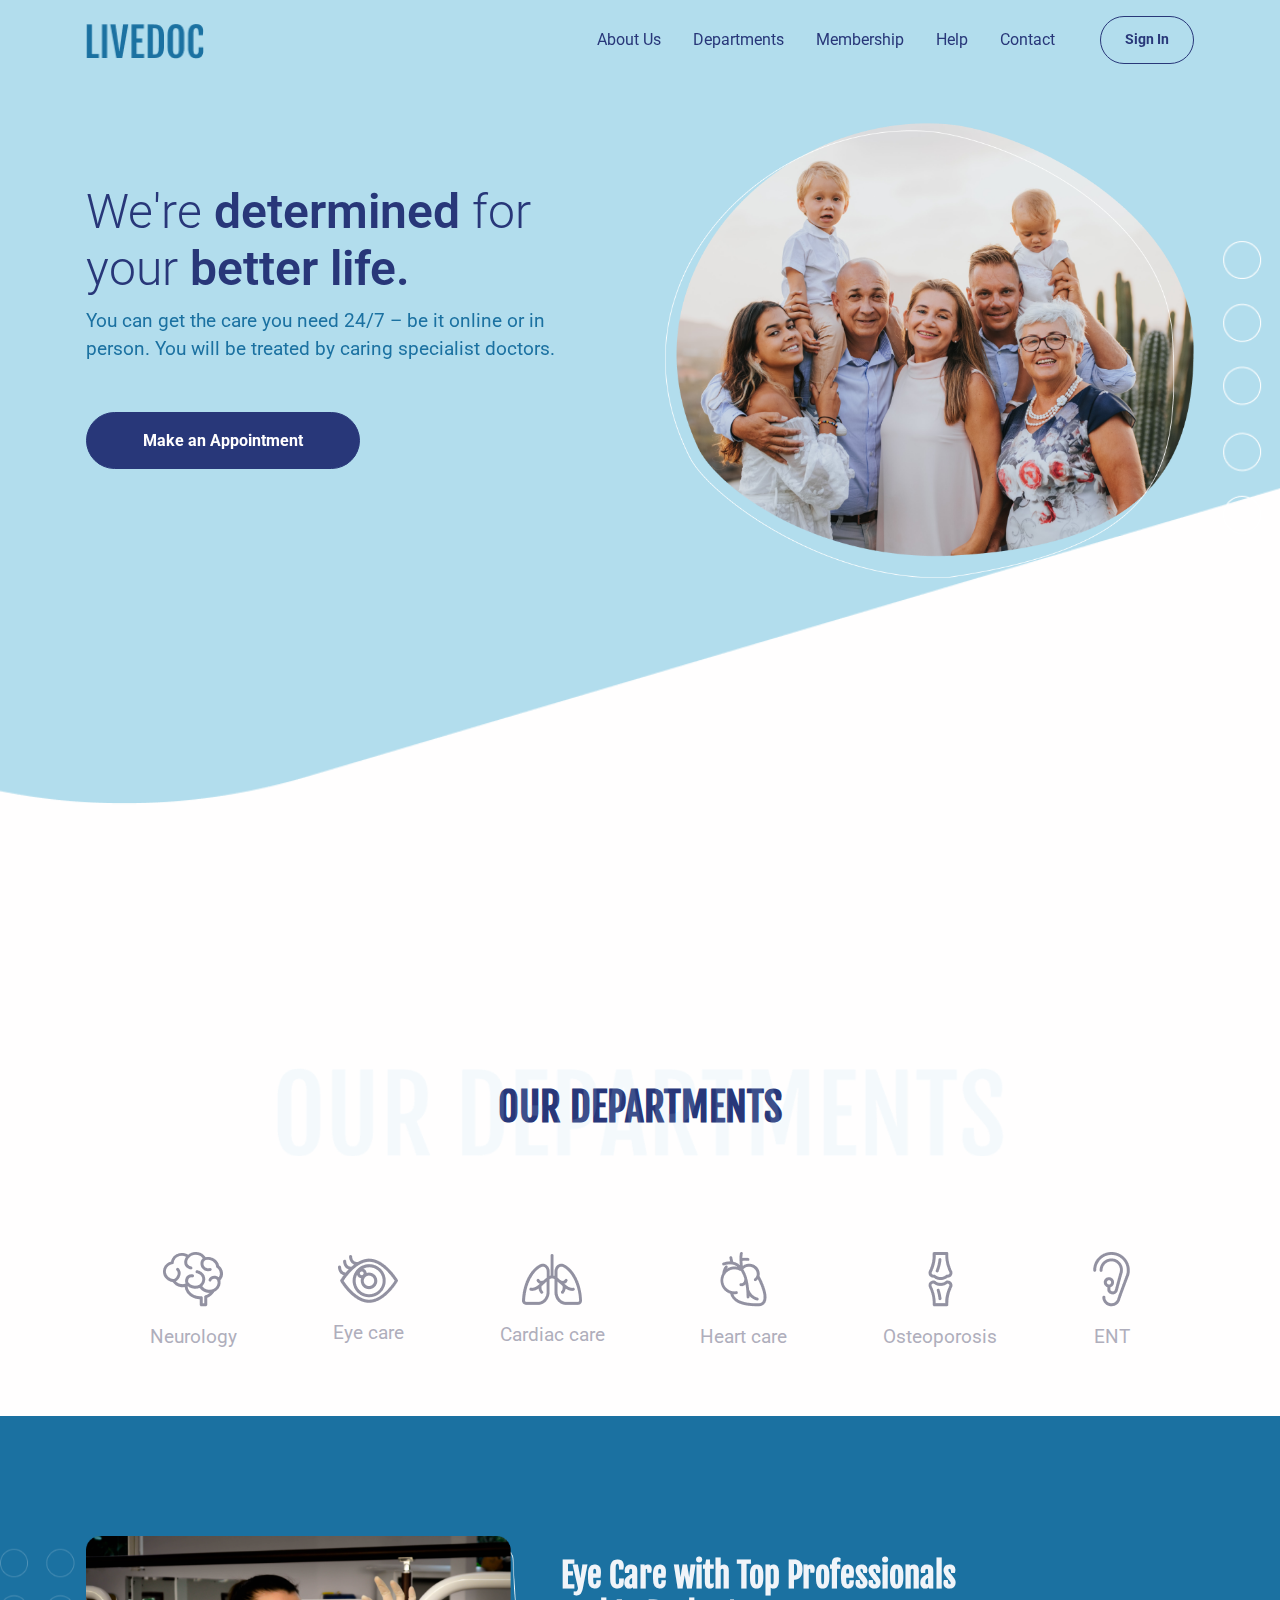
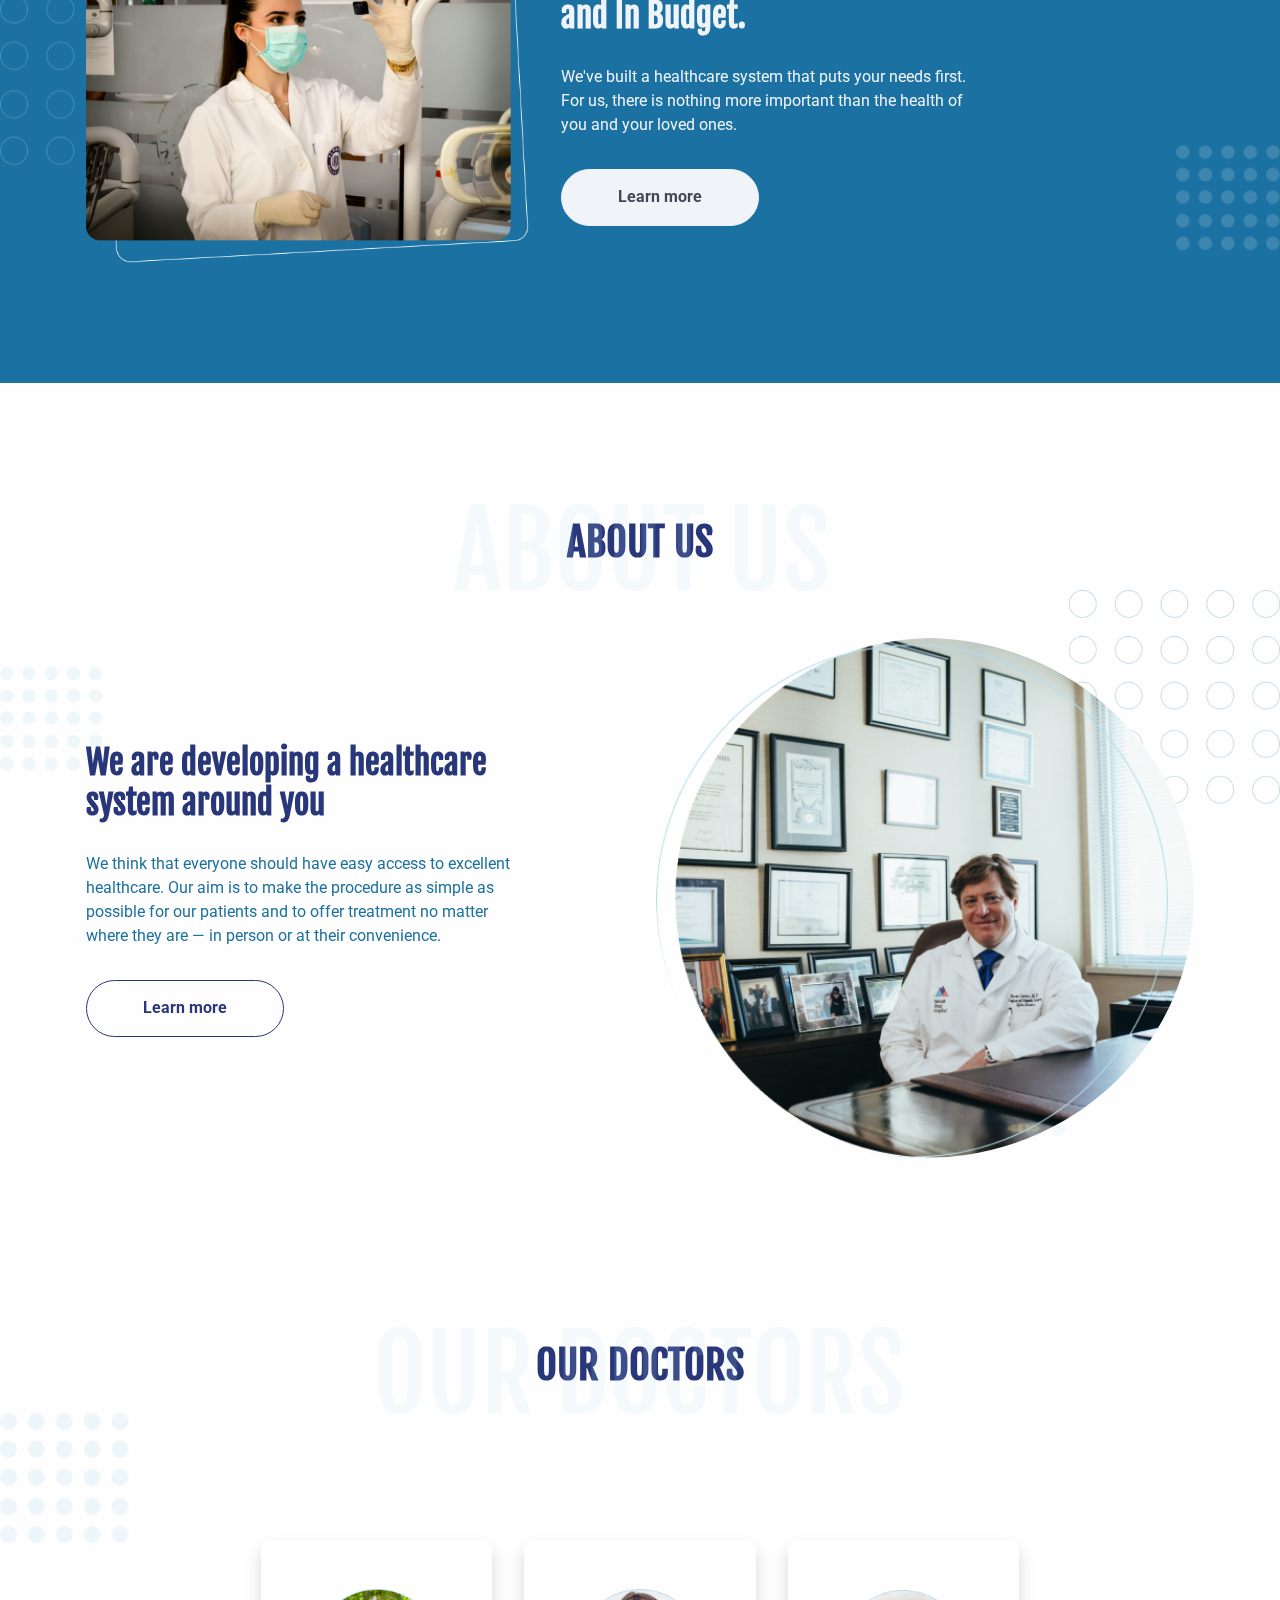
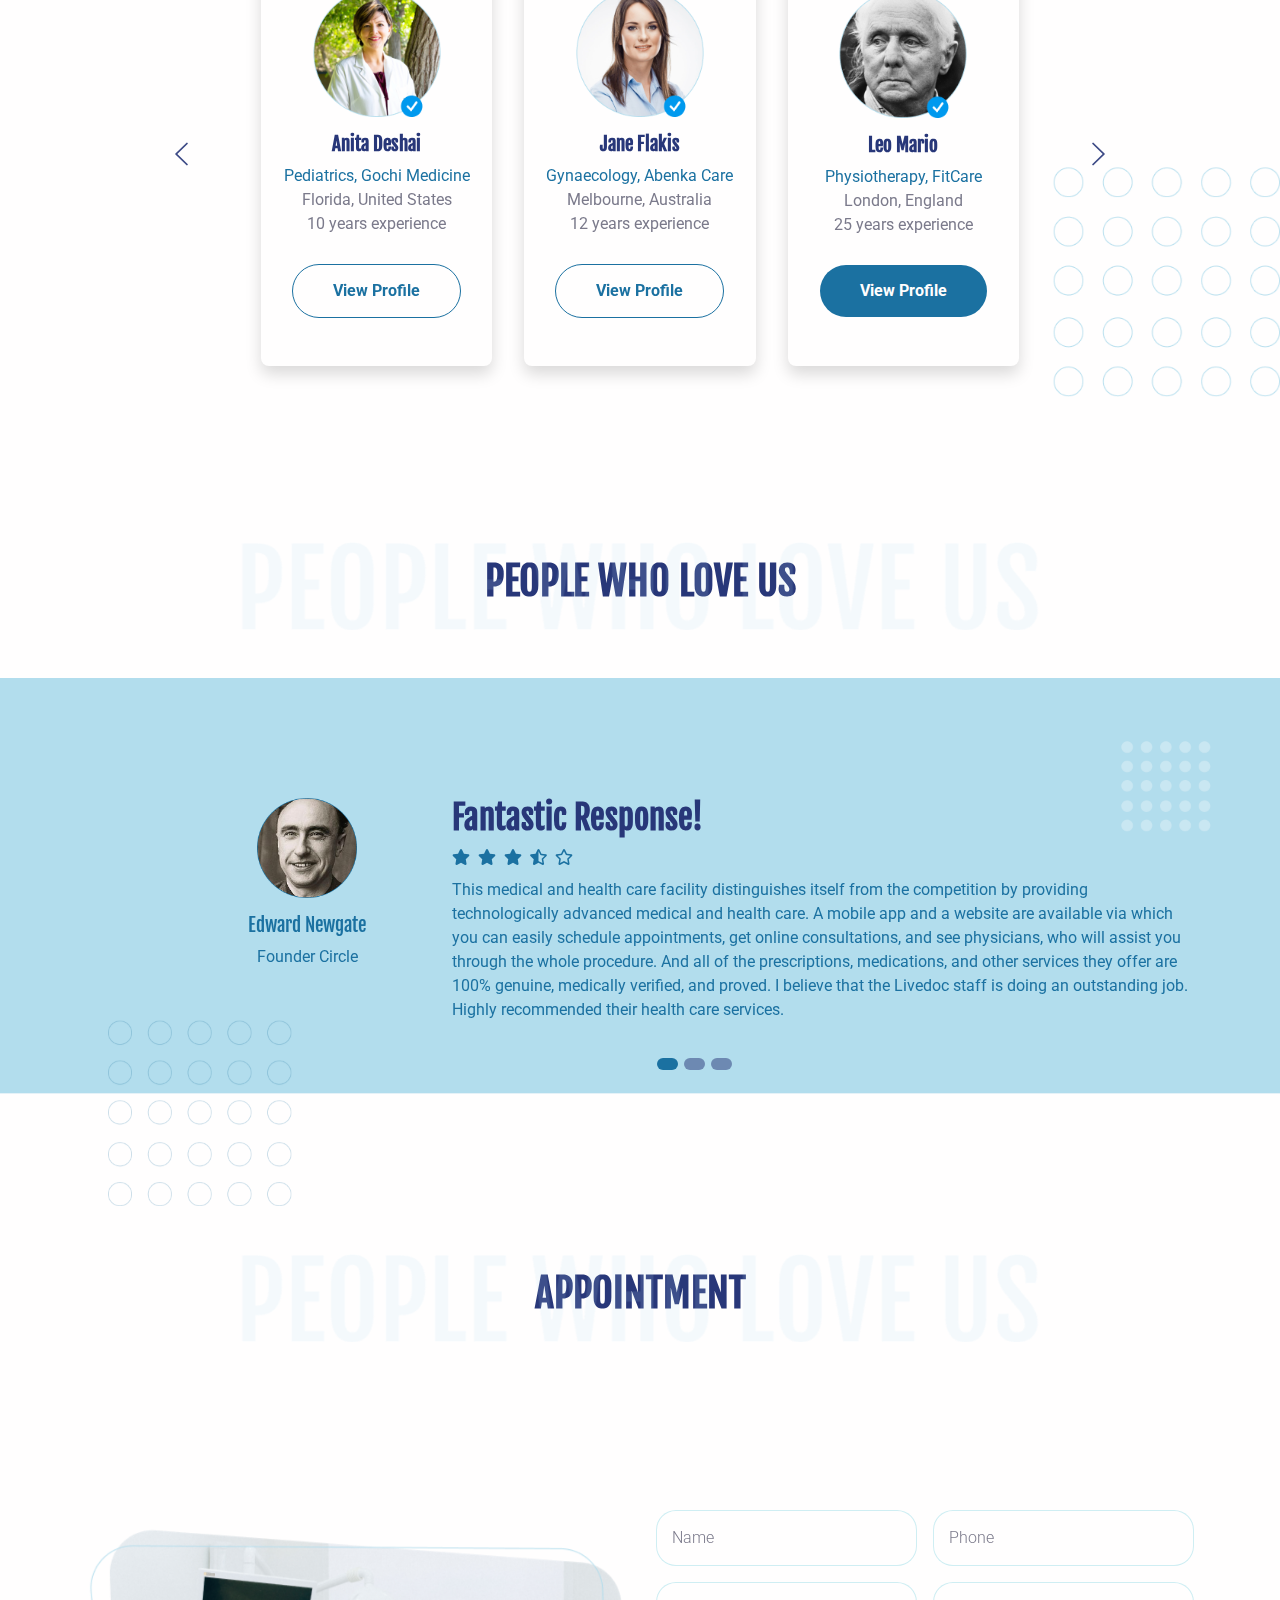
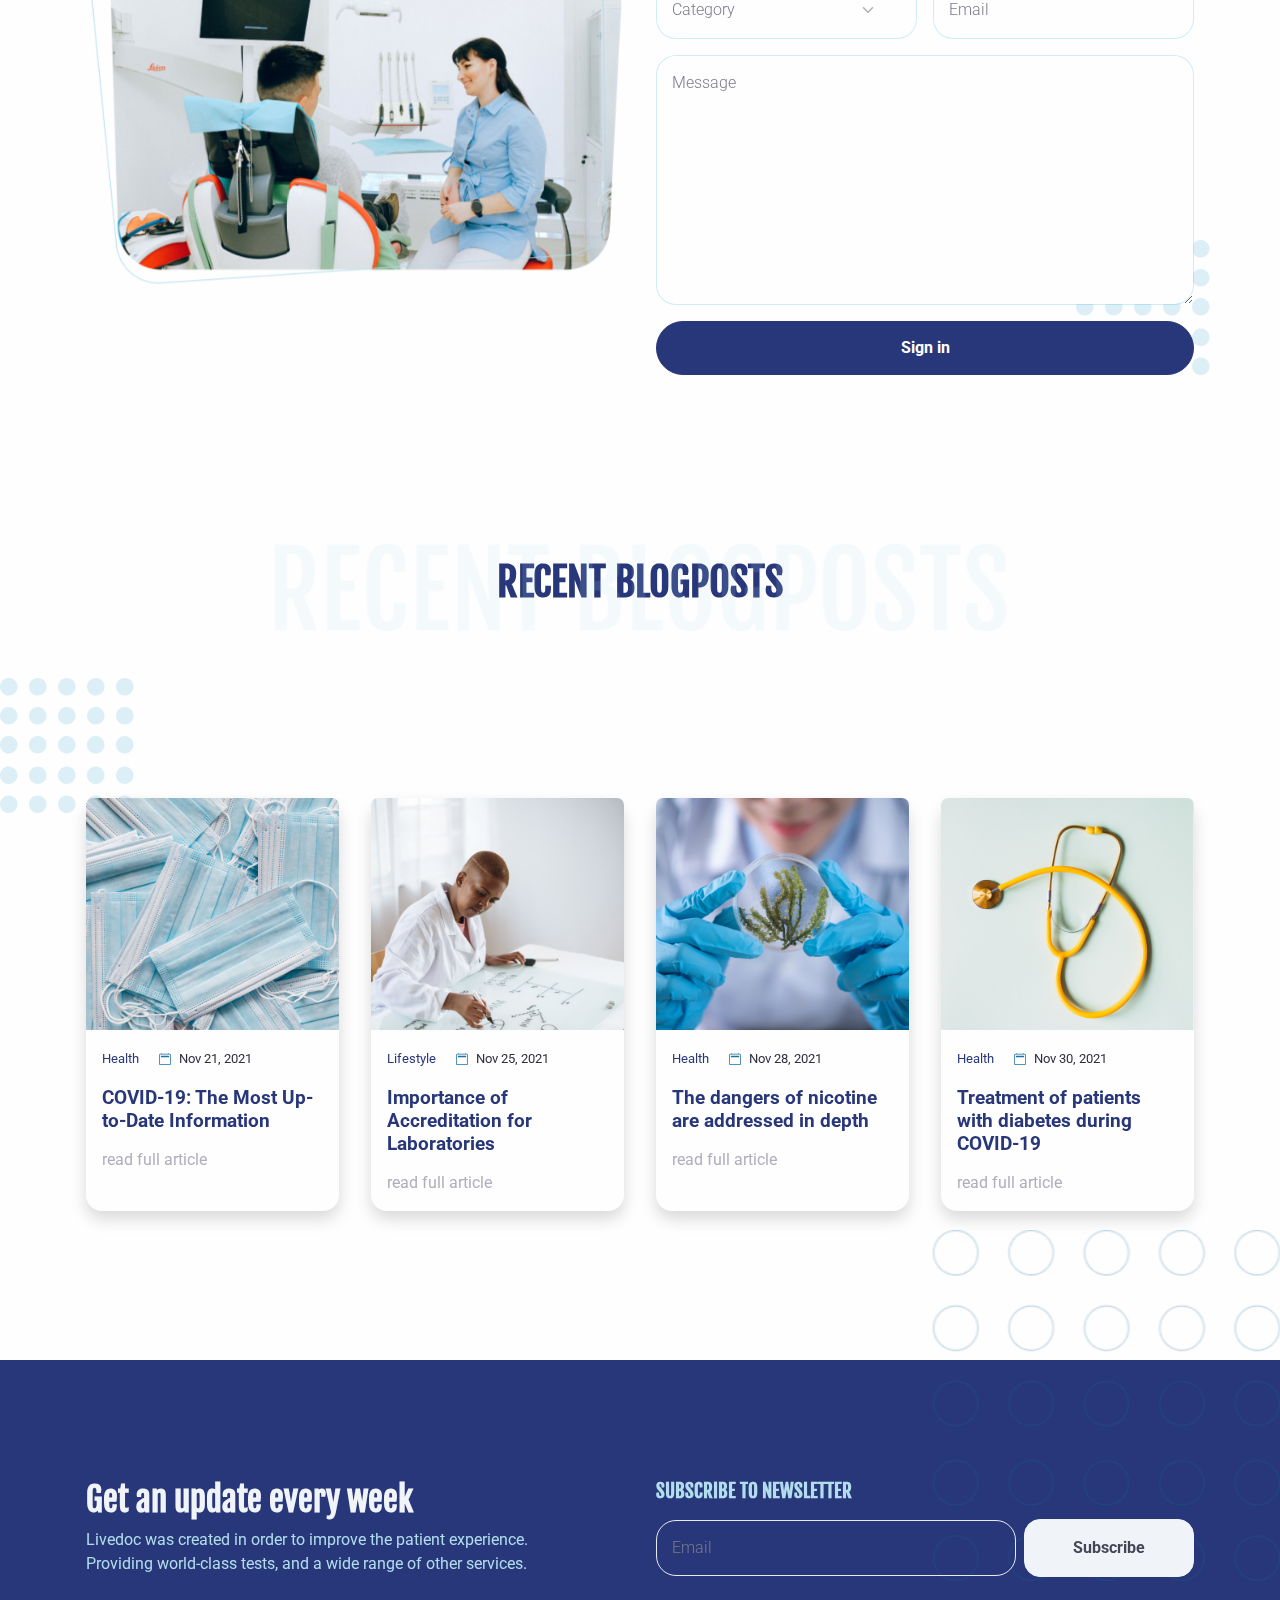
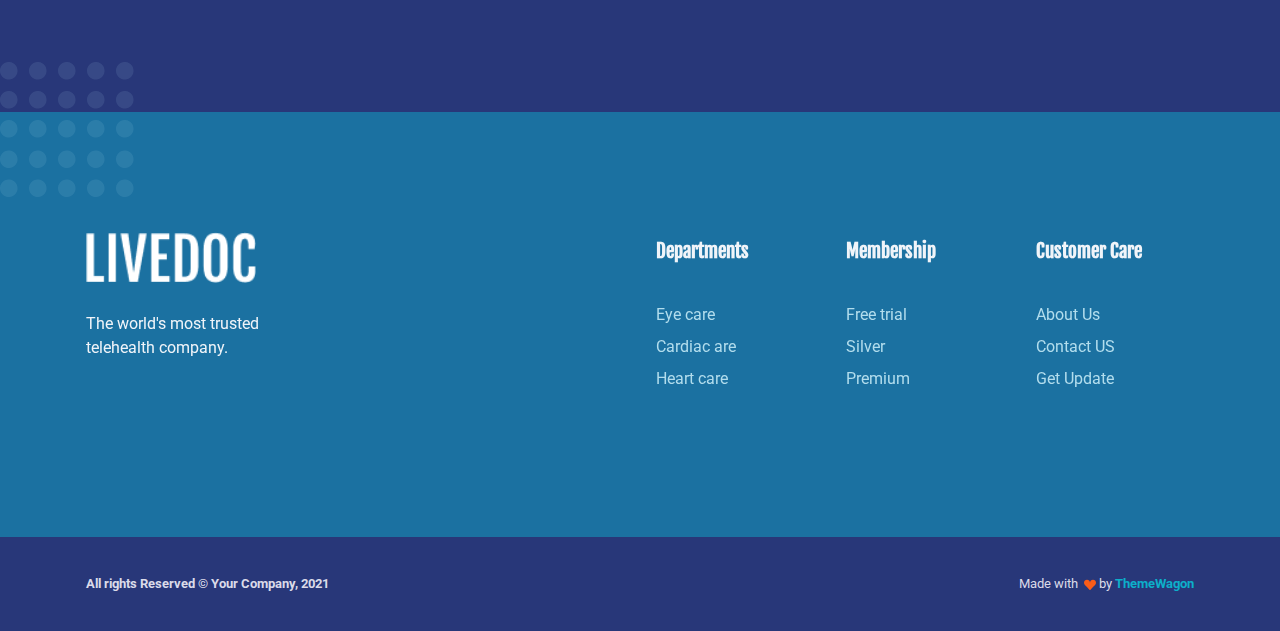
<file: public/index.html>
<!DOCTYPE html>
<html lang="en-US" dir="ltr">

  <head>
    <meta charset="utf-8">
    <meta http-equiv="X-UA-Compatible" content="IE=edge">
    <meta name="viewport" content="width=device-width, initial-scale=1">


    <!-- ===============================================-->
    <!--    Document Title-->
    <!-- ===============================================-->
    <title>Livedoc | Landing, Responsive &amp; Business Templatee</title>


    <!-- ===============================================-->
    <!--    Favicons-->
    <!-- ===============================================-->
    <link rel="apple-touch-icon" sizes="180x180" href="assets/img/favicons/apple-touch-icon.png">
    <link rel="icon" type="image/png" sizes="32x32" href="assets/img/favicons/favicon-32x32.png">
    <link rel="icon" type="image/png" sizes="16x16" href="assets/img/favicons/favicon-16x16.png">
    <link rel="shortcut icon" type="image/x-icon" href="assets/img/favicons/favicon.ico">
    <link rel="manifest" href="assets/img/favicons/manifest.json">
    <meta name="msapplication-TileImage" content="assets/img/favicons/mstile-150x150.png">
    <meta name="theme-color" content="#ffffff">


    <!-- ===============================================-->
    <!--    Stylesheets-->
    <!-- ===============================================-->
    <link href="assets/css/theme.css" rel="stylesheet" />

  </head>


  <body>

    <!-- ===============================================-->
    <!--    Main Content-->
    <!-- ===============================================-->
    <main class="main" id="top">
      <nav class="navbar navbar-expand-lg navbar-light fixed-top py-3 d-block" data-navbar-on-scroll="data-navbar-on-scroll">
        <div class="container"><a class="navbar-brand" href="index.html"><img src="assets/img/gallery/logo.png" width="118" alt="logo" /></a>
          <button class="navbar-toggler" type="button" data-bs-toggle="collapse" data-bs-target="#navbarSupportedContent" aria-controls="navbarSupportedContent" aria-expanded="false" aria-label="Toggle navigation"><span class="navbar-toggler-icon"> </span></button>
          <div class="collapse navbar-collapse border-top border-lg-0 mt-4 mt-lg-0" id="navbarSupportedContent">
            <ul class="navbar-nav ms-auto pt-2 pt-lg-0 font-base">
              <li class="nav-item px-2"><a class="nav-link" aria-current="page" href="#about">About Us</a></li>
              <li class="nav-item px-2"><a class="nav-link" href="#departments">Departments</a></li>
              <li class="nav-item px-2"><a class="nav-link" href="#findUs">Membership</a></li>
              <li class="nav-item px-2"><a class="nav-link" href="#findUs">Help </a></li>
              <li class="nav-item px-2"><a class="nav-link" href="#findUs">Contact</a></li>
            </ul><a class="btn btn-sm btn-outline-primary rounded-pill order-1 order-lg-0 ms-lg-4" href="#!">Sign In</a>
          </div>
        </div>
      </nav>
      <section class="py-xxl-10 pb-0" id="home">
        <div class="bg-holder bg-size" style="background-image:url(assets/img/gallery/hero-bg.png);background-position:top center;background-size:cover;">
        </div>
        <!--/.bg-holder-->

        <div class="container">
          <div class="row min-vh-xl-100 min-vh-xxl-25">
            <div class="col-md-5 col-xl-6 col-xxl-7 order-0 order-md-1 text-end"><img class="pt-7 pt-md-0 w-100" src="assets/img/gallery/hero.png" alt="hero-header" /></div>
            <div class="col-md-75 col-xl-6 col-xxl-5 text-md-start text-center py-6">
              <h1 class="fw-light font-base fs-6 fs-xxl-7">We're <strong>determined </strong>for<br />your&nbsp;<strong>better life.</strong></h1>
              <p class="fs-1 mb-5">You can get the care you need 24/7 – be it online or in <br />person. You will be treated by caring specialist doctors. </p><a class="btn btn-lg btn-primary rounded-pill" href="#!" role="button">Make an Appointment</a>
            </div>
          </div>
        </div>
      </section>


      <!-- ============================================-->
      <!-- <section> begin ============================-->
      <section class="py-5" id="departments">

        <div class="container">
          <div class="row">
            <div class="col-12 py-3">
              <div class="bg-holder bg-size" style="background-image:url(assets/img/gallery/bg-departments.png);background-position:top center;background-size:contain;">
              </div>
              <!--/.bg-holder-->

              <h1 class="text-center">OUR DEPARTMENTS</h1>
            </div>
          </div>
        </div>
        <!-- end of .container-->

      </section>
      <!-- <section> close ============================-->
      <!-- ============================================-->




      <!-- ============================================-->
      <!-- <section> begin ============================-->
      <section class="py-0">

        <div class="container">
          <div class="row py-5 align-items-center justify-content-center justify-content-lg-evenly">
            <div class="col-auto col-md-4 col-lg-auto text-xl-start">
              <div class="d-flex flex-column align-items-center">
                <div class="icon-box text-center"><a class="text-decoration-none" href="#!"><img class="mb-3 deparment-icon" src="assets/img/icons/neurology.png" alt="..." /><img class="mb-3 deparment-icon-hover" src="assets/img/icons/neurology.svg" alt="..." />
                    <p class="fs-1 fs-xxl-2 text-center">Neurology</p>
                  </a></div>
              </div>
            </div>
            <div class="col-auto col-md-4 col-lg-auto text-xl-start">
              <div class="d-flex flex-column align-items-center">
                <div class="icon-box text-center"><a class="text-decoration-none" href="#!"><img class="mb-3 deparment-icon" src="assets/img/icons/eye-care.png" alt="..." /><img class="mb-3 deparment-icon-hover" src="assets/img/icons/eye-care.svg" alt="..." />
                    <p class="fs-1 fs-xxl-2 text-center">Eye care</p>
                  </a></div>
              </div>
            </div>
            <div class="col-auto col-md-4 col-lg-auto text-xl-start">
              <div class="d-flex flex-column align-items-center">
                <div class="icon-box text-center"><a class="text-decoration-none" href="#!"><img class="mb-3 deparment-icon" src="assets/img/icons/cardiac.png" alt="..." /><img class="mb-3 deparment-icon-hover" src="assets/img/icons/cardiac.svg" alt="..." />
                    <p class="fs-1 fs-xxl-2 text-center">Cardiac care</p>
                  </a></div>
              </div>
            </div>
            <div class="col-auto col-md-4 col-lg-auto text-xl-start">
              <div class="d-flex flex-column align-items-center">
                <div class="icon-box text-center"><a class="text-decoration-none" href="#!"><img class="mb-3 deparment-icon" src="assets/img/icons/heart.png" alt="..." /><img class="mb-3 deparment-icon-hover" src="assets/img/icons/heart.svg" alt="..." />
                    <p class="fs-1 fs-xxl-2 text-center">Heart care</p>
                  </a></div>
              </div>
            </div>
            <div class="col-auto col-md-4 col-lg-auto text-xl-start">
              <div class="d-flex flex-column align-items-center">
                <div class="icon-box text-center"><a class="text-decoration-none" href="#!"><img class="mb-3 deparment-icon" src="assets/img/icons/osteoporosis.png" alt="..." /><img class="mb-3 deparment-icon-hover" src="assets/img/icons/osteoporosis.svg" alt="..." />
                    <p class="fs-1 fs-xxl-2 text-center">Osteoporosis</p>
                  </a></div>
              </div>
            </div>
            <div class="col-auto col-md-4 col-lg-auto text-xl-start">
              <div class="d-flex flex-column align-items-center">
                <div class="icon-box text-center"><a class="text-decoration-none" href="#!"><img class="mb-3 deparment-icon" src="assets/img/icons/ent.png" alt="..." /><img class="mb-3 deparment-icon-hover" src="assets/img/icons/ent.svg" alt="..." />
                    <p class="fs-1 fs-xxl-2 text-center">ENT</p>
                  </a></div>
              </div>
            </div>
          </div>
        </div>
        <!-- end of .container-->

      </section>
      <!-- <section> close ============================-->
      <!-- ============================================-->


      <section class="bg-secondary">
        <div class="bg-holder" style="background-image:url(assets/img/gallery/bg-eye-care.png);background-position:center;background-size:contain;">
        </div>
        <!--/.bg-holder-->

        <div class="container">
          <div class="row align-items-center">
            <div class="col-md-5 col-xxl-6"><img class="img-fluid" src="assets/img/gallery/eye-care.png" alt="..." /></div>
            <div class="col-md-7 col-xxl-6 text-center text-md-start">
              <h2 class="fw-bold text-light mb-4 mt-4 mt-lg-0">Eye Care with Top Professionals<br class="d-none d-sm-block" />and In Budget.</h2>
              <p class="text-light">We've built a healthcare system that puts your needs first.<br class="d-none d-sm-block" />For us, there is nothing more important than the health of <br class="d-none d-sm-block" />you and your loved ones. </p>
              <div class="py-3"><a class="btn btn-lg btn-light rounded-pill" href="#!" role="button">Learn more </a></div>
            </div>
          </div>
        </div>
      </section>


      <!-- ============================================-->
      <!-- <section> begin ============================-->
      <section class="pb-0" id="about">

        <div class="container">
          <div class="row">
            <div class="col-12 py-3">
              <div class="bg-holder bg-size" style="background-image:url(assets/img/gallery/about-us.png);background-position:top center;background-size:contain;">
              </div>
              <!--/.bg-holder-->

              <h1 class="text-center">ABOUT US</h1>
            </div>
          </div>
        </div>
        <!-- end of .container-->

      </section>
      <!-- <section> close ============================-->
      <!-- ============================================-->


      <section class="py-5">
        <div class="bg-holder bg-size" style="background-image:url(assets/img/gallery/about-bg.png);background-position:top center;background-size:contain;">
        </div>
        <!--/.bg-holder-->

        <div class="container">
          <div class="row align-items-center">
            <div class="col-md-6 order-lg-1 mb-5 mb-lg-0"><img class="fit-cover rounded-circle w-100" src="assets/img/gallery/health-care.png" alt="..." /></div>
            <div class="col-md-6 text-center text-md-start">
              <h2 class="fw-bold mb-4">We are developing a healthcare <br class="d-none d-sm-block" />system around you</h2>
              <p>We think that everyone should have easy access to excellent <br class="d-none d-sm-block" />healthcare. Our aim is to make the procedure as simple as <br class="d-none d-sm-block" />possible for our patients and to offer treatment no matter<br class="d-none d-sm-block" />where they are — in person or at their convenience. </p>
              <div class="py-3">
                <button class="btn btn-lg btn-outline-primary rounded-pill" type="submit">Learn more </button>
              </div>
            </div>
          </div>
        </div>
      </section>


      <!-- ============================================-->
      <!-- <section> begin ============================-->
      <section class="pb-0">

        <div class="container">
          <div class="row">
            <div class="col-12 py-3">
              <div class="bg-holder bg-size" style="background-image:url(assets/img/gallery/doctors-us.png);background-position:top center;background-size:contain;">
              </div>
              <!--/.bg-holder-->

              <h1 class="text-center">OUR DOCTORS</h1>
            </div>
          </div>
        </div>
        <!-- end of .container-->

      </section>
      <!-- <section> close ============================-->
      <!-- ============================================-->


      <section class="py-5">
        <div class="bg-holder bg-size" style="background-image:url(assets/img/gallery/doctors-bg.png);background-position:top center;background-size:contain;">
        </div>
        <!--/.bg-holder-->

        <div class="container">
          <div class="row flex-center">
            <div class="col-xl-10 px-0">
              <div class="carousel slide" id="carouselExampleDark" data-bs-ride="carousel"><a class="carousel-control-prev carousel-icon z-index-2" href="#carouselExampleDark" role="button" data-bs-slide="prev"><span class="carousel-control-prev-icon" aria-hidden="true"></span><span class="visually-hidden">Previous</span></a><a class="carousel-control-next carousel-icon z-index-2" href="#carouselExampleDark" role="button" data-bs-slide="next"><span class="carousel-control-next-icon" aria-hidden="true"></span><span class="visually-hidden">Next</span></a>
                <div class="carousel-inner">
                  <div class="carousel-item active" data-bs-interval="10000">
                    <div class="row h-100 m-lg-7 mx-3 mt-6 mx-md-4 my-md-7">
                      <div class="col-md-4 mb-8 mb-md-0">
                        <div class="card card-span h-100 shadow">
                          <div class="card-body d-flex flex-column flex-center py-5"><img src="assets/img/gallery/anita.png" width="128" alt="..." />
                            <h5 class="mt-3">Anita Deshai</h5>
                            <p class="mb-0 fs-xxl-1">Pediatrics, Gochi Medicine</p>
                            <p class="text-600 mb-0">Florida, United States</p>
                            <p class="text-600 mb-4">10 years experience</p>
                            <div class="text-center">
                              <button class="btn btn-outline-secondary rounded-pill" type="submit">View Profile</button>
                            </div>
                          </div>
                        </div>
                      </div>
                      <div class="col-md-4 mb-8 mb-md-0">
                        <div class="card card-span h-100 shadow">
                          <div class="card-body d-flex flex-column flex-center py-5"><img src="assets/img/gallery/jane.png" width="128" alt="..." />
                            <h5 class="mt-3">Jane Flakis</h5>
                            <p class="mb-0 fs-xxl-1">Gynaecology, Abenka Care</p>
                            <p class="text-600 mb-0">Melbourne, Australia</p>
                            <p class="text-600 mb-4">12 years experience</p>
                            <div class="text-center">
                              <button class="btn btn-outline-secondary rounded-pill" type="submit">View Profile</button>
                            </div>
                          </div>
                        </div>
                      </div>
                      <div class="col-md-4 mb-8 mb-md-0">
                        <div class="card card-span h-100 shadow">
                          <div class="card-body d-flex flex-column flex-center py-5"><img src="assets/img/gallery/leo-mario.png" width="128" alt="..." />
                            <h5 class="mt-3">Leo Mario</h5>
                            <p class="mb-0 fs-xxl-1">Physiotherapy, FitCare</p>
                            <p class="text-600 mb-0">London, England</p>
                            <p class="text-600 mb-4">25 years experience</p>
                            <div class="text-center">
                              <button class="btn btn-secondary hover-top rounded-pill border-0" type="submit">View Profile</button>
                            </div>
                          </div>
                        </div>
                      </div>
                    </div>
                  </div>
                  <div class="carousel-item" data-bs-interval="2000">
                    <div class="row h-100 m-lg-7 mx-3 mt-6 mx-md-4 my-md-7">
                      <div class="col-md-4 mb-8 mb-md-0">
                        <div class="card card-span h-100 shadow">
                          <div class="card-body d-flex flex-column flex-center py-5"><img src="assets/img/gallery/anita.png" width="128" alt="..." />
                            <h5 class="mt-3">Anita Deshai</h5>
                            <p class="mb-0 fs-xxl-1">Pediatrics, Gochi Medicine</p>
                            <p class="text-600 mb-0">Florida, United States</p>
                            <p class="text-600 mb-4">10 years experience</p>
                            <div class="text-center">
                              <button class="btn btn-outline-secondary rounded-pill" type="submit">View Profile</button>
                            </div>
                          </div>
                        </div>
                      </div>
                      <div class="col-md-4 mb-8 mb-md-0">
                        <div class="card card-span h-100 shadow">
                          <div class="card-body d-flex flex-column flex-center py-5"><img src="assets/img/gallery/jane.png" width="128" alt="..." />
                            <h5 class="mt-3">Jane Flakis</h5>
                            <p class="mb-0 fs-xxl-1">Gynaecology, Abenka Care</p>
                            <p class="text-600 mb-0">Melbourne, Australia</p>
                            <p class="text-600 mb-4">12 years experience</p>
                            <div class="text-center">
                              <button class="btn btn-outline-secondary rounded-pill" type="submit">View Profile</button>
                            </div>
                          </div>
                        </div>
                      </div>
                      <div class="col-md-4 mb-8 mb-md-0">
                        <div class="card card-span h-100 shadow">
                          <div class="card-body d-flex flex-column flex-center py-5"><img src="assets/img/gallery/leo-mario.png" width="128" alt="..." />
                            <h5 class="mt-3">Leo Mario</h5>
                            <p class="mb-0 fs-xxl-1">Physiotherapy, FitCare</p>
                            <p class="text-600 mb-0">London, England</p>
                            <p class="text-600 mb-4">25 years experience</p>
                            <div class="text-center">
                              <button class="btn btn-secondary hover-top rounded-pill border-0" type="submit">View Profile</button>
                            </div>
                          </div>
                        </div>
                      </div>
                    </div>
                  </div>
                  <div class="carousel-item">
                    <div class="row h-100 m-lg-7 mx-3 mt-6 mx-md-4 my-md-7">
                      <div class="col-md-4 mb-8 mb-md-0">
                        <div class="card card-span h-100 shadow">
                          <div class="card-body d-flex flex-column flex-center py-5"><img src="assets/img/gallery/anita.png" width="128" alt="..." />
                            <h5 class="mt-3">Anita Deshai</h5>
                            <p class="mb-0 fs-xxl-1">Pediatrics, Gochi Medicine</p>
                            <p class="text-600 mb-0">Florida, United States</p>
                            <p class="text-600 mb-4">10 years experience</p>
                            <div class="text-center">
                              <button class="btn btn-outline-secondary rounded-pill" type="submit">View Profile</button>
                            </div>
                          </div>
                        </div>
                      </div>
                      <div class="col-md-4 mb-8 mb-md-0">
                        <div class="card card-span h-100 shadow">
                          <div class="card-body d-flex flex-column flex-center py-5"><img src="assets/img/gallery/jane.png" width="128" alt="..." />
                            <h5 class="mt-3">Jane Flakis</h5>
                            <p class="mb-0 fs-xxl-1">Gynaecology, Abenka Care</p>
                            <p class="text-600 mb-0">Melbourne, Australia</p>
                            <p class="text-600 mb-4">12 years experience</p>
                            <div class="text-center">
                              <button class="btn btn-outline-secondary rounded-pill" type="submit">View Profile</button>
                            </div>
                          </div>
                        </div>
                      </div>
                      <div class="col-md-4 mb-8 mb-md-0">
                        <div class="card card-span h-100 shadow">
                          <div class="card-body d-flex flex-column flex-center py-5"><img src="assets/img/gallery/leo-mario.png" width="128" alt="..." />
                            <h5 class="mt-3">Leo Mario</h5>
                            <p class="mb-0 fs-xxl-1">Physiotherapy, FitCare</p>
                            <p class="text-600 mb-0">London, England</p>
                            <p class="text-600 mb-4">25 years experience</p>
                            <div class="text-center">
                              <button class="btn btn-secondary hover-top rounded-pill border-0" type="submit">View Profile</button>
                            </div>
                          </div>
                        </div>
                      </div>
                    </div>
                  </div>
                </div>
              </div>
            </div>
          </div>
        </div>
      </section>


      <!-- ============================================-->
      <!-- <section> begin ============================-->
      <section class="py-5">

        <div class="container">
          <div class="row">
            <div class="col-12 py-3">
              <div class="bg-holder bg-size" style="background-image:url(assets/img/gallery/people.png);background-position:top center;background-size:contain;">
              </div>
              <!--/.bg-holder-->

              <h1 class="text-center">PEOPLE WHO LOVE US</h1>
            </div>
          </div>
        </div>
        <!-- end of .container-->

      </section>
      <!-- <section> close ============================-->
      <!-- ============================================-->


      <section class="py-8">
        <div class="bg-holder bg-size" style="background-image:url(assets/img/gallery/people-bg-1.png);background-position:center;background-size:cover;">
        </div>
        <!--/.bg-holder-->

        <div class="container">
          <div class="row align-items-center offset-sm-1">
            <div class="carousel slide" id="carouselPeople" data-bs-ride="carousel">
              <div class="carousel-inner">
                <div class="carousel-item active" data-bs-interval="10000">
                  <div class="row h-100">
                    <div class="col-sm-3 text-center"><img src="assets/img/gallery/people-who-loves.png" width="100" alt="" />
                      <h5 class="mt-3 fw-medium text-secondary">Edward Newgate</h5>
                      <p class="fw-normal mb-0">Founder Circle</p>
                    </div>
                    <div class="col-sm-9 text-center text-sm-start pt-3 pt-sm-0">
                      <h2>Fantastic Response!</h2>
                      <div class="my-2"><i class="fas fa-star me-2"></i><i class="fas fa-star me-2"></i><i class="fas fa-star me-2"></i><i class="fas fa-star-half-alt me-2"></i><i class="far fa-star"></i></div>
                      <p>This medical and health care facility distinguishes itself from the competition by providing technologically advanced medical and health care. A mobile app and a website are available via which you can easily schedule appointments, get online consultations, and see physicians, who will assist you through the whole procedure. And all of the prescriptions, medications, and other services they offer are 100% genuine, medically verified, and proved. I believe that the Livedoc staff is doing an outstanding job. Highly recommended their health care services.</p>
                    </div>
                  </div>
                </div>
                <div class="carousel-item" data-bs-interval="2000">
                  <div class="row h-100">
                    <div class="col-sm-3 text-center"><img src="assets/img/gallery/people-who-loves.png" width="100" alt="" />
                      <h5 class="mt-3 fw-medium text-secondary">Jhon Doe</h5>
                      <p class="fw-normal mb-0">UI/UX Designer</p>
                    </div>
                    <div class="col-sm-9 text-center text-sm-start pt-3 pt-sm-0">
                      <h2>Fantastic Response!</h2>
                      <div class="my-2"><i class="fas fa-star me-2"></i><i class="fas fa-star me-2"></i><i class="fas fa-star me-2"></i><i class="fas fa-star-half-alt me-2"></i><i class="far fa-star"></i></div>
                      <p>This medical and health care facility distinguishes itself from the competition by providing technologically advanced medical and health care. A mobile app and a website are available via which you can easily schedule appointments, get online consultations, and see physicians, who will assist you through the whole procedure. And all of the prescriptions, medications, and other services they offer are 100% genuine, medically verified, and proved. I believe that the Livedoc staff is doing an outstanding job. Highly recommended their health care services.</p>
                    </div>
                  </div>
                </div>
                <div class="carousel-item">
                  <div class="row h-100">
                    <div class="col-sm-3 text-center"><img src="assets/img/gallery/people-who-loves.png" width="100" alt="" />
                      <h5 class="mt-3 fw-medium text-secondary">Jeny Doe</h5>
                      <p class="fw-normal mb-0">Web Designer</p>
                    </div>
                    <div class="col-sm-9 text-center text-sm-start pt-3 pt-sm-0">
                      <h2>Fantastic Response!</h2>
                      <div class="my-2"><i class="fas fa-star me-2"></i><i class="fas fa-star me-2"></i><i class="fas fa-star me-2"></i><i class="fas fa-star-half-alt me-2"></i><i class="far fa-star"></i></div>
                      <p>This medical and health care facility distinguishes itself from the competition by providing technologically advanced medical and health care. A mobile app and a website are available via which you can easily schedule appointments, get online consultations, and see physicians, who will assist you through the whole procedure. And all of the prescriptions, medications, and other services they offer are 100% genuine, medically verified, and proved. I believe that the Livedoc staff is doing an outstanding job. Highly recommended their health care services.</p>
                    </div>
                  </div>
                </div>
              </div>
              <div class="row">
                <div class="position-relative z-index-2 mt-5">
                  <ol class="carousel-indicators">
                    <li class="active" data-bs-target="#carouselPeople" data-bs-slide-to="0"></li>
                    <li data-bs-target="#carouselPeople" data-bs-slide-to="1"></li>
                    <li data-bs-target="#carouselPeople" data-bs-slide-to="2"> </li>
                  </ol>
                </div>
              </div>
            </div>
          </div>
        </div>
      </section>


      <!-- ============================================-->
      <!-- <section> begin ============================-->
      <section class="py-5">

        <div class="container">
          <div class="row">
            <div class="col-12 py-3">
              <div class="bg-holder bg-size" style="background-image:url(assets/img/gallery/people.png);background-position:top center;background-size:contain;">
              </div>
              <!--/.bg-holder-->

              <h1 class="text-center">APPOINTMENT</h1>
            </div>
          </div>
        </div>
        <!-- end of .container-->

      </section>
      <!-- <section> close ============================-->
      <!-- ============================================-->


      <section class="py-8">
        <div class="container">
          <div class="row">
            <div class="bg-holder bg-size" style="background-image:url(assets/img/gallery/dot-bg.png);background-position:bottom right;background-size:auto;">
            </div>
            <!--/.bg-holder-->

            <div class="col-lg-6 z-index-2 mb-5"><img class="w-100" src="assets/img/gallery/appointment.png" alt="..." /></div>
            <div class="col-lg-6 z-index-2">
              <form class="row g-3">
                <div class="col-md-6">
                  <label class="visually-hidden" for="inputName">Name</label>
                  <input class="form-control form-livedoc-control" id="inputName" type="text" placeholder="Name" />
                </div>
                <div class="col-md-6">
                  <label class="visually-hidden" for="inputPhone">Phone</label>
                  <input class="form-control form-livedoc-control" id="inputPhone" type="text" placeholder="Phone" />
                </div>
                <div class="col-md-6">
                  <label class="form-label visually-hidden" for="inputCategory">Category</label>
                  <select class="form-select" id="inputCategory">
                    <option selected="selected">Category</option>
                    <option> Category One</option>
                    <option> Category Two</option>
                    <option> Category Three</option>
                  </select>
                </div>
                <div class="col-md-6">
                  <label class="form-label visually-hidden" for="inputEmail">Email</label>
                  <input class="form-control form-livedoc-control" id="inputEmail" type="email" placeholder="Email" />
                </div>
                <div class="col-md-12">
                  <label class="form-label visually-hidden" for="validationTextarea">Message</label>
                  <textarea class="form-control form-livedoc-control" id="validationTextarea" placeholder="Message" style="height: 250px;" required="required"></textarea>
                </div>
                <div class="col-12">
                  <div class="d-grid">
                    <button class="btn btn-primary rounded-pill" type="submit">Sign in</button>
                  </div>
                </div>
              </form>
            </div>
          </div>
        </div>
      </section>


      <!-- ============================================-->
      <!-- <section> begin ============================-->
      <section class="py-5">

        <div class="container">
          <div class="row">
            <div class="col-12 py-3">
              <div class="bg-holder bg-size" style="background-image:url(assets/img/gallery/blog-post.png);background-position:top center;background-size:contain;">
              </div>
              <!--/.bg-holder-->

              <h1 class="text-center">RECENT BLOGPOSTS</h1>
            </div>
          </div>
        </div>
        <!-- end of .container-->

      </section>
      <!-- <section> close ============================-->
      <!-- ============================================-->


      <section>
        <div class="bg-holder bg-size" style="background-image:url(assets/img/gallery/dot-bg.png);background-position:top left;background-size:auto;">
        </div>
        <!--/.bg-holder-->

        <div class="container">
          <div class="row">
            <div class="col-sm-6 col-lg-3 mb-4">
              <div class="card h-100 shadow card-span rounded-3"><img class="card-img-top rounded-top-3" src="assets/img/gallery/covid-19.png" alt="news" />
                <div class="card-body"><span class="fs--1 text-primary me-3">Health</span>
                  <svg class="bi bi-calendar2 me-2" xmlns="http://www.w3.org/2000/svg" width="12" height="12" fill="currentColor" viewBox="0 0 16 16">
                    <path d="M3.5 0a.5.5 0 0 1 .5.5V1h8V.5a.5.5 0 0 1 1 0V1h1a2 2 0 0 1 2 2v11a2 2 0 0 1-2 2H2a2 2 0 0 1-2-2V3a2 2 0 0 1 2-2h1V.5a.5.5 0 0 1 .5-.5zM2 2a1 1 0 0 0-1 1v11a1 1 0 0 0 1 1h12a1 1 0 0 0 1-1V3a1 1 0 0 0-1-1H2z"></path>
                    <path d="M2.5 4a.5.5 0 0 1 .5-.5h10a.5.5 0 0 1 .5.5v1a.5.5 0 0 1-.5.5H3a.5.5 0 0 1-.5-.5V4z"> </path>
                  </svg><span class="fs--1 text-900">Nov 21, 2021</span><span class="fs--1"></span>
                  <h5 class="font-base fs-lg-0 fs-xl-1 my-3">COVID-19: The Most Up-to-Date Information</h5><a class="stretched-link" href="#!">read full article</a>
                </div>
              </div>
            </div>
            <div class="col-sm-6 col-lg-3 mb-4">
              <div class="card h-100 shadow card-span rounded-3"><img class="card-img-top rounded-top-3" src="assets/img/gallery/laboratories.png" alt="news" />
                <div class="card-body"><span class="fs--1 text-primary me-3">Lifestyle</span>
                  <svg class="bi bi-calendar2 me-2" xmlns="http://www.w3.org/2000/svg" width="12" height="12" fill="currentColor" viewBox="0 0 16 16">
                    <path d="M3.5 0a.5.5 0 0 1 .5.5V1h8V.5a.5.5 0 0 1 1 0V1h1a2 2 0 0 1 2 2v11a2 2 0 0 1-2 2H2a2 2 0 0 1-2-2V3a2 2 0 0 1 2-2h1V.5a.5.5 0 0 1 .5-.5zM2 2a1 1 0 0 0-1 1v11a1 1 0 0 0 1 1h12a1 1 0 0 0 1-1V3a1 1 0 0 0-1-1H2z"></path>
                    <path d="M2.5 4a.5.5 0 0 1 .5-.5h10a.5.5 0 0 1 .5.5v1a.5.5 0 0 1-.5.5H3a.5.5 0 0 1-.5-.5V4z"> </path>
                  </svg><span class="fs--1 text-900">Nov 25, 2021</span><span class="fs--1"></span>
                  <h5 class="font-base fs-lg-0 fs-xl-1 my-3">Importance of Accreditation for Laboratories</h5><a class="stretched-link" href="#!">read full article</a>
                </div>
              </div>
            </div>
            <div class="col-sm-6 col-lg-3 mb-4">
              <div class="card h-100 shadow card-span rounded-3"><img class="card-img-top rounded-top-3" src="assets/img/gallery/nicotine.png" alt="news" />
                <div class="card-body"><span class="fs--1 text-primary me-3">Health</span>
                  <svg class="bi bi-calendar2 me-2" xmlns="http://www.w3.org/2000/svg" width="12" height="12" fill="currentColor" viewBox="0 0 16 16">
                    <path d="M3.5 0a.5.5 0 0 1 .5.5V1h8V.5a.5.5 0 0 1 1 0V1h1a2 2 0 0 1 2 2v11a2 2 0 0 1-2 2H2a2 2 0 0 1-2-2V3a2 2 0 0 1 2-2h1V.5a.5.5 0 0 1 .5-.5zM2 2a1 1 0 0 0-1 1v11a1 1 0 0 0 1 1h12a1 1 0 0 0 1-1V3a1 1 0 0 0-1-1H2z"></path>
                    <path d="M2.5 4a.5.5 0 0 1 .5-.5h10a.5.5 0 0 1 .5.5v1a.5.5 0 0 1-.5.5H3a.5.5 0 0 1-.5-.5V4z"> </path>
                  </svg><span class="fs--1 text-900">Nov 28, 2021</span><span class="fs--1"></span>
                  <h5 class="font-base fs-lg-0 fs-xl-1 my-3">The dangers of nicotine are addressed in depth</h5><a class="stretched-link" href="#!">read full article</a>
                </div>
              </div>
            </div>
            <div class="col-sm-6 col-lg-3 mb-4">
              <div class="card h-100 shadow card-span rounded-3"><img class="card-img-top rounded-top-3" src="assets/img/gallery/treatment.png" alt="news" />
                <div class="card-body"><span class="fs--1 text-primary me-3">Health</span>
                  <svg class="bi bi-calendar2 me-2" xmlns="http://www.w3.org/2000/svg" width="12" height="12" fill="currentColor" viewBox="0 0 16 16">
                    <path d="M3.5 0a.5.5 0 0 1 .5.5V1h8V.5a.5.5 0 0 1 1 0V1h1a2 2 0 0 1 2 2v11a2 2 0 0 1-2 2H2a2 2 0 0 1-2-2V3a2 2 0 0 1 2-2h1V.5a.5.5 0 0 1 .5-.5zM2 2a1 1 0 0 0-1 1v11a1 1 0 0 0 1 1h12a1 1 0 0 0 1-1V3a1 1 0 0 0-1-1H2z"></path>
                    <path d="M2.5 4a.5.5 0 0 1 .5-.5h10a.5.5 0 0 1 .5.5v1a.5.5 0 0 1-.5.5H3a.5.5 0 0 1-.5-.5V4z"> </path>
                  </svg><span class="fs--1 text-900">Nov 30, 2021</span><span class="fs--1"></span>
                  <h5 class="font-base fs-lg-0 fs-xl-1 my-3">Treatment of patients with diabetes during COVID-19</h5><a class="stretched-link" href="#!">read full article</a>
                </div>
              </div>
            </div>
          </div>
        </div>
      </section>
      <section class="bg-primary">
        <div class="bg-holder bg-size" style="background-image:url(assets/img/gallery/cta-bg.png);background-position:center right;margin-top:-8.125rem;background-size:contain;">
        </div>
        <!--/.bg-holder-->

        <div class="container">
          <div class="row">
            <div class="col-lg-6">
              <h2 class="fw-bold text-light">Get an update every week</h2>
              <p class="text-soft-primary">Livedoc was created in order to improve the patient experience. <br />Providing world-class tests, and a wide range of other services.</p>
            </div>
            <div class="col-lg-6">
              <h5 class="mb-3 text-soft-primary">SUBSCRIBE TO NEWSLETTER </h5>
              <form class="row gx-2 gy-2 align-items-center">
                <div class="col">
                  <div class="input-group-icon">
                    <label class="visually-hidden" for="inputEmailCta">Address</label>
                    <input class="form-control form-livedoc-control form-cta-control text-soft-primary" id="inputEmailCta" type="email" placeholder="Email" />
                  </div>
                </div>
                <div class="d-grid gap-3 col-sm-auto">
                  <button class="btn btn-lg btn-light rounded-3 px-5 py-3" type="submit">Subscribe</button>
                </div>
              </form>
            </div>
          </div>
        </div>
      </section>
      <section class="py-0 bg-secondary">
        <div class="bg-holder opacity-25" style="background-image:url(assets/img/gallery/dot-bg.png);background-position:top left;margin-top:-3.125rem;background-size:auto;">
        </div>
        <!--/.bg-holder-->

        <div class="container">
          <div class="row py-8">
            <div class="col-12 col-sm-12 col-lg-6 mb-4 order-0 order-sm-0"><a class="text-decoration-none" href="#"><img src="assets/img/gallery/footer-logo.png" height="51" alt="" /></a>
              <p class="text-light my-4">The world's most trusted <br />telehealth company.</p>
            </div>
            <div class="col-6 col-sm-4 col-lg-2 mb-3 order-2 order-sm-1">
              <h5 class="lh-lg fw-bold mb-4 text-light font-sans-serif">Departments</h5>
              <ul class="list-unstyled mb-md-4 mb-lg-0">
                <li class="lh-lg"><a class="footer-link" href="#!">Eye care</a></li>
                <li class="lh-lg"><a class="footer-link" href="#!">Cardiac are</a></li>
                <li class="lh-lg"><a class="footer-link" href="#!">Heart care</a></li>
              </ul>
            </div>
            <div class="col-6 col-sm-4 col-lg-2 mb-3 order-3 order-sm-2">
              <h5 class="lh-lg fw-bold text-light mb-4 font-sans-serif">Membership</h5>
              <ul class="list-unstyled mb-md-4 mb-lg-0">
                <li class="lh-lg"><a class="footer-link" href="#!">Free trial</a></li>
                <li class="lh-lg"><a class="footer-link" href="#!">Silver</a></li>
                <li class="lh-lg"><a class="footer-link" href="#!">Premium</a></li>
              </ul>
            </div>
            <div class="col-6 col-sm-4 col-lg-2 mb-3 order-3 order-sm-2">
              <h5 class="lh-lg fw-bold text-light mb-4 font-sans-serif"> Customer Care</h5>
              <ul class="list-unstyled mb-md-4 mb-lg-0">
                <li class="lh-lg"><a class="footer-link" href="#!">About Us</a></li>
                <li class="lh-lg"><a class="footer-link" href="#!">Contact US</a></li>
                <li class="lh-lg"><a class="footer-link" href="#!">Get Update</a></li>
              </ul>
            </div>
          </div>
        </div>


        <!-- ============================================-->
        <!-- <section> begin ============================-->
        <section class="py-0 bg-primary">

          <div class="container">
            <div class="row justify-content-md-between justify-content-evenly py-4">
              <div class="col-12 col-sm-8 col-md-6 col-lg-auto text-center text-md-start">
                <p class="fs--1 my-2 fw-bold text-200">All rights Reserved &copy; Your Company, 2021</p>
              </div>
              <div class="col-12 col-sm-8 col-md-6">
                <p class="fs--1 my-2 text-center text-md-end text-200"> Made with&nbsp;
                  <svg class="bi bi-suit-heart-fill" xmlns="http://www.w3.org/2000/svg" width="12" height="12" fill="#F95C19" viewBox="0 0 16 16">
                    <path d="M4 1c2.21 0 4 1.755 4 3.92C8 2.755 9.79 1 12 1s4 1.755 4 3.92c0 3.263-3.234 4.414-7.608 9.608a.513.513 0 0 1-.784 0C3.234 9.334 0 8.183 0 4.92 0 2.755 1.79 1 4 1z"></path>
                  </svg>&nbsp;by&nbsp;<a class="fw-bold text-info" href="https://themewagon.com/" target="_blank">ThemeWagon </a>
                </p>
              </div>
            </div>
          </div>
          <!-- end of .container-->

        </section>
        <!-- <section> close ============================-->
        <!-- ============================================-->


      </section>
    </main>
    <!-- ===============================================-->
    <!--    End of Main Content-->
    <!-- ===============================================-->




    <!-- ===============================================-->
    <!--    JavaScripts-->
    <!-- ===============================================-->
    <script src="vendors/@popperjs/popper.min.js"></script>
    <script src="vendors/bootstrap/bootstrap.min.js"></script>
    <script src="vendors/is/is.min.js"></script>
    <script src="https://scripts.sirv.com/sirvjs/v3/sirv.js"></script>
    <script src="https://polyfill.io/v3/polyfill.min.js?features=window.scroll"></script>
    <script src="vendors/fontawesome/all.min.js"></script>
    <script src="assets/js/theme.js"></script>

    <link rel="preconnect" href="https://fonts.googleapis.com">
    <link rel="preconnect" href="https://fonts.gstatic.com" crossorigin>
    <link href="https://fonts.googleapis.com/css2?family=Fjalla+One&amp;family=Roboto:ital,wght@0,100;0,300;0,400;0,500;0,700;0,900;1,100&amp;display=swap" rel="stylesheet">
  </body>

</html>
</file>
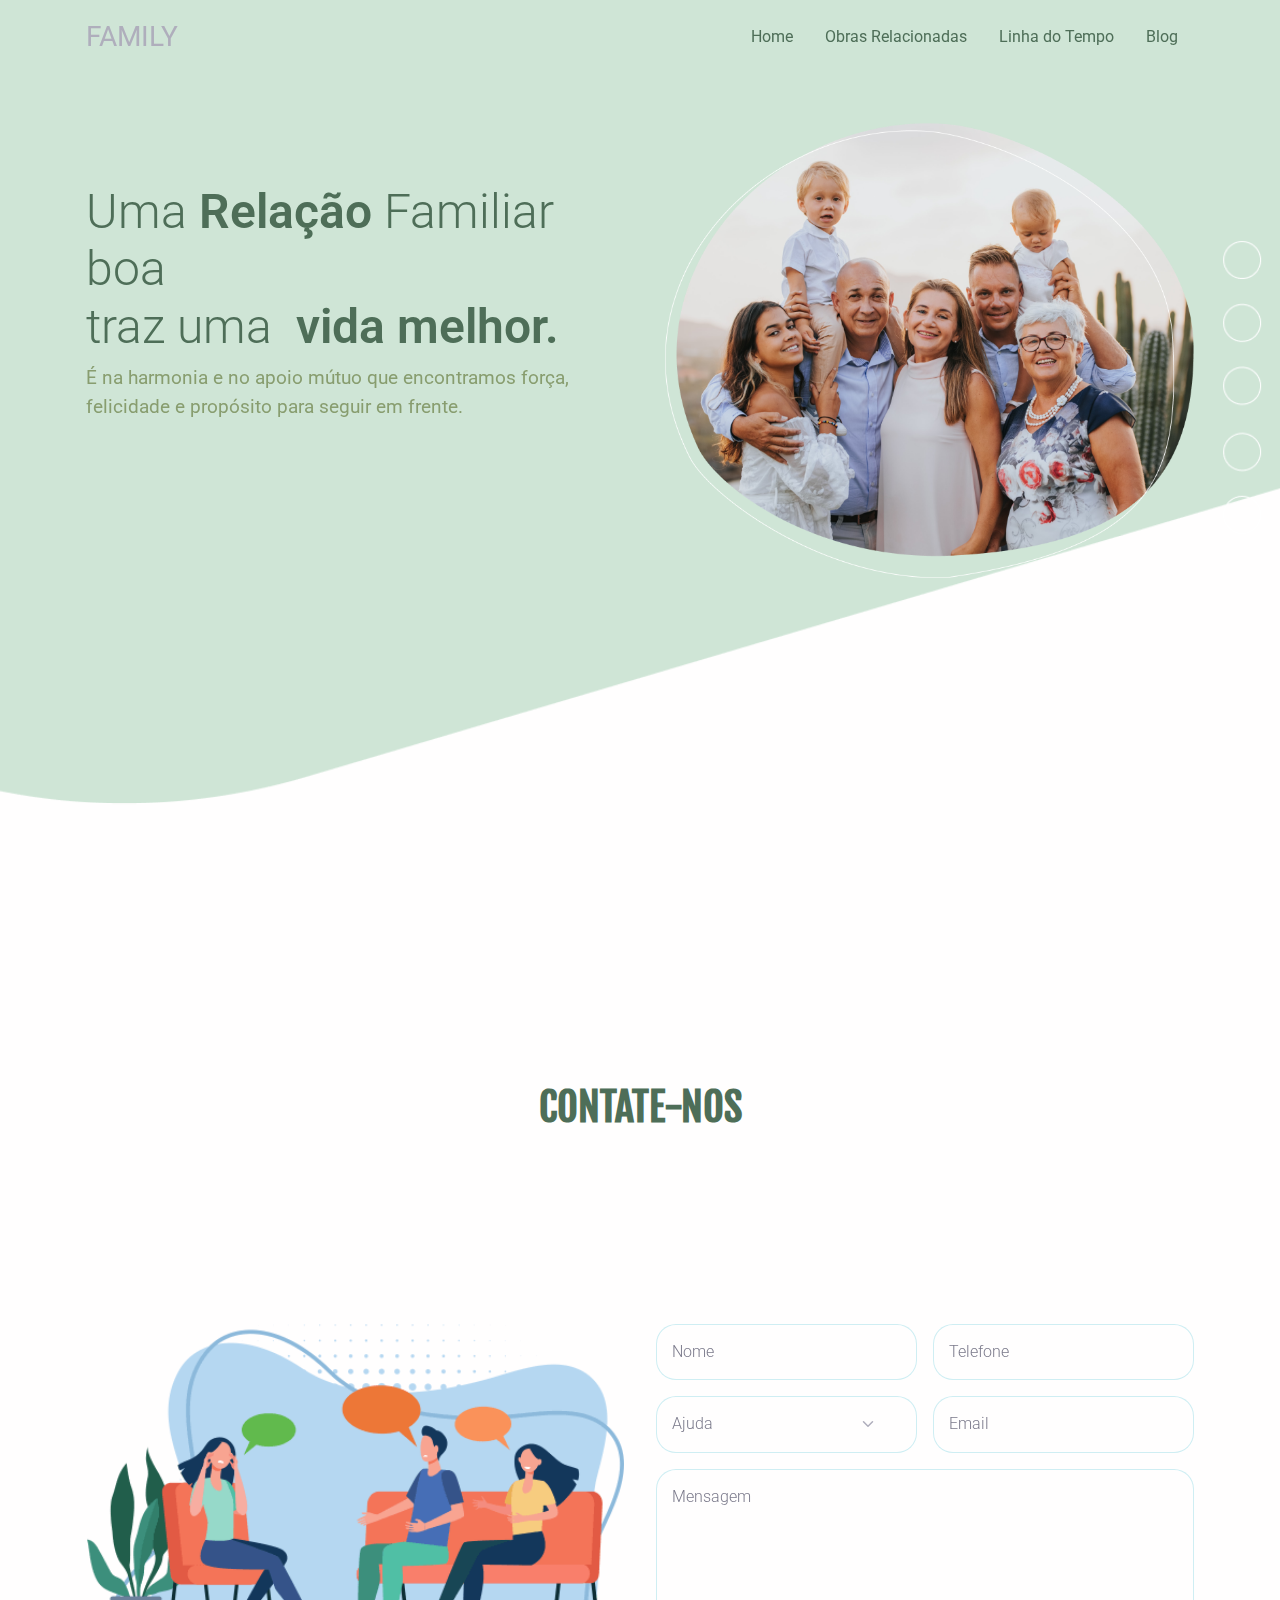
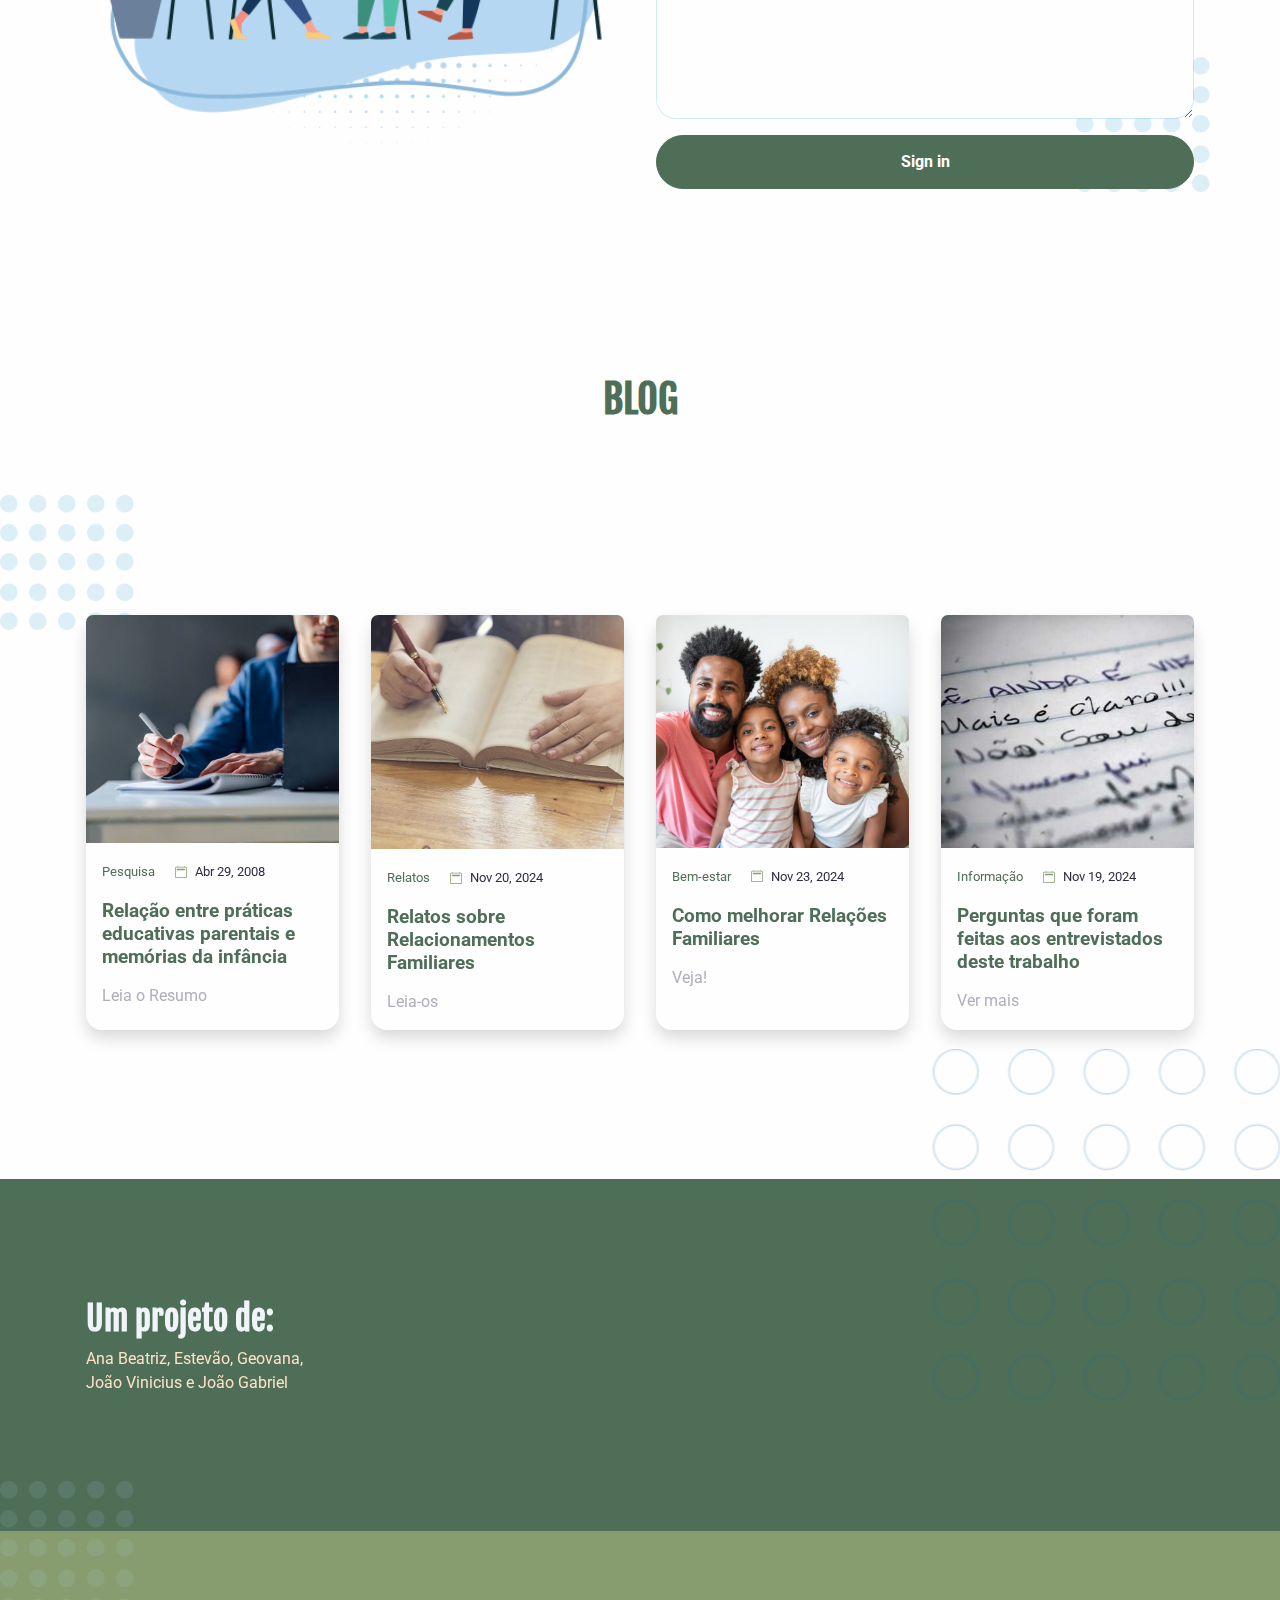
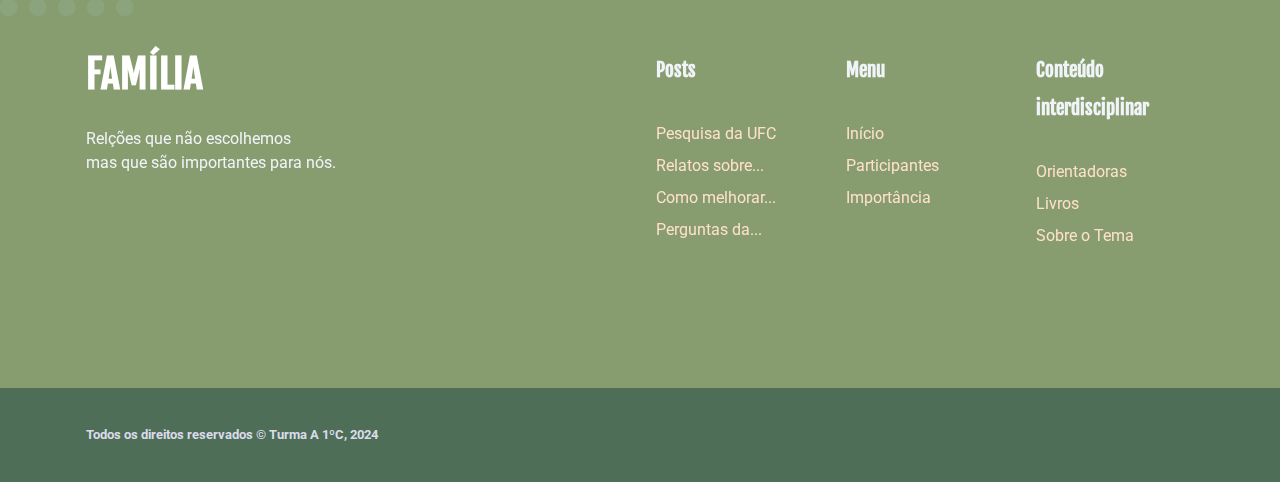
<file: contato.html>
<!DOCTYPE html>
<html lang="pt-br" dir="ltr">

  <head>
    <meta charset="utf-8">
    <meta http-equiv="X-UA-Compatible" content="IE=edge">
    <meta name="viewport" content="width=device-width, initial-scale=1">


    <!-- ===============================================-->
    <!--    Document Title-->
    <!-- ====================================== -->
    <title>Contato</title>



    <!-- ===============================================-->
    <!--    Favicons-->
    <!-- ===============================================-->
    <link rel="apple-touch-icon" sizes="180x180" href="assets/img/favicons/apple-touch-icon.png">
    <link rel="icon" type="image/png" sizes="32x32" href="assets/img/favicons/favicon-32x32.png">
    <link rel="icon" type="image/png" sizes="16x16" href="assets/img/favicons/favicon-16x16.png">
    <link rel="shortcut icon" type="image/x-icon" href="assets/img/favicons/favicon.ico">
    <link rel="manifest" href="assets/img/favicons/manifest.json">
    <meta name="msapplication-TileImage" content="assets/img/favicons/mstile-150x150.png">
    <meta name="theme-color" content="#ffffff">


    <!-- ===============================================-->
    <!--    Stylesheets-->
    <!-- ===============================================-->
    <link href="assets/css/theme.css" rel="stylesheet" />
    <link rel="stylesheet" href="assets/css/style.css">

  </head>

  
  <body>

    <!-- ===============================================-->
    <!--    Main Content-->
    <!-- ===============================================-->
    <main class="main" id="top">
      
      <nav class="navbar navbar-expand-lg navbar-light fixed-top py-3 d-block" data-navbar-on-scroll="data-navbar-on-scroll">
        <div class="container"><a class="navbar-brand" href="index.html"><!--<img src="assets/img/gallery/logo.png" width="118" alt="logo" />-->FAMILY</a>
          <button class="navbar-toggler" type="button" data-bs-toggle="collapse" data-bs-target="#navbarSupportedContent" aria-controls="navbarSupportedContent" aria-expanded="false" aria-label="Toggle navigation"><span class="navbar-toggler-icon"> </span></button>
          <div class="collapse navbar-collapse border-top border-lg-0 mt-4 mt-lg-0" id="navbarSupportedContent">
            <ul class="navbar-nav ms-auto pt-2 pt-lg-0 font-base">
              <li class="nav-item px-2"><a class="nav-link" aria-current="page" href="index.html">Home</a></li>
              <li class="nav-item px-2"><a class="nav-link" aria-current="page" href="obras.html">Obras Relacionadas</a></li>
              <li class="nav-item px-2"><a class="nav-link" href="linha-do-tempo.html">Linha do Tempo</a></li>
              <li class="nav-item px-2"><a class="nav-link" href="#blog">Blog</a></li>
            </ul>
          </div>
        </div>
      </nav>

      <section class="py-xxl-10 pb-0" id="home">
        <div class="bg-holder bg-size" style="background-image:url(assets/img/gallery/hero-bg.png);background-position:top center;background-size:cover;">
        </div>
        <!--/.bg-holder-->

        <div class="container">
          <div class="row min-vh-xl-100 min-vh-xxl-25">
            <div class="col-md-5 col-xl-6 col-xxl-7 order-0 order-md-1 text-end"><img class="pt-7 pt-md-0 w-100" src="assets/img/gallery/hero.png" alt="hero-header" /></div>
            <div class="col-md-75 col-xl-6 col-xxl-5 text-md-start text-center py-6">
              <h1 class="fw-light font-base fs-6 fs-xxl-7">Uma <strong>Relação </strong>Familiar boa<br />traz uma &nbsp;<strong>vida melhor.</strong></h1>
              <p class="fs-1 mb-5">É na harmonia e no apoio mútuo que encontramos força,<br />felicidade e propósito para seguir em frente.</p>
            </div>
          </div>
        </div>
      </section>
      

      <!-- ============================================-->
      <!-- <section> begin ========== CONTATO ======-->
      <section class="py-5" id="contato">

        <div class="container">
          <div class="row">
            <div class="col-12 py-3">
              <div class="bg-holder bg-size">
              </div>
              <!--/.bg-holder-->

              <h1 class="text-center">CONTATE-NOS</h1>
            </div>
          </div>
        </div>
        <!-- end of .container-->

      </section>
      <!-- <section> close ============================-->
      <!-- ============================================-->


      <section class="py-8">
        <div class="container">
          <div class="row">
            <div class="bg-holder bg-size" style="background-image:url(assets/img/gallery/dot-bg.png);background-position:bottom right;background-size:auto;">
            </div>
            <!--/.bg-holder-->

            <div class="col-lg-6 z-index-2 mb-5"><img class="w-100" src="assets/img/gallery/contato.png" alt="..." /></div>
            <div class="col-lg-6 z-index-2">
              <form class="row g-3">
                <div class="col-md-6">
                  <label class="visually-hidden" for="inputName">Name</label>
                  <input class="form-control form-livedoc-control" id="inputName" type="text" placeholder="Nome" />
                </div>
                <div class="col-md-6">
                  <label class="visually-hidden" for="inputPhone">Phone</label>
                  <input class="form-control form-livedoc-control" id="inputPhone" type="text" placeholder="Telefone" />
                </div>
                <div class="col-md-6">
                  <label class="form-label visually-hidden" for="inputCategory">Category</label>
                  <select class="form-select" id="inputCategory">
                    <option selected="selected">Ajuda</option>
                    <option> Conversar</option>
                    <option> Dúvidas</option>
                  </select>
                </div>
                <div class="col-md-6">
                  <label class="form-label visually-hidden" for="inputEmail">Email</label>
                  <input class="form-control form-livedoc-control" id="inputEmail" type="email" placeholder="Email" />
                </div>
                <div class="col-md-12">
                  <label class="form-label visually-hidden" for="validationTextarea">Message</label>
                  <textarea class="form-control form-livedoc-control" id="validationTextarea" placeholder="Mensagem" style="height: 250px;" required="required"></textarea>
                </div>
                <div class="col-12">
                  <div class="d-grid">
                    <button class="btn btn-primary rounded-pill" type="submit">Sign in</button>
                  </div>
                </div>
              </form>
            </div>
          </div>
        </div>
      </section>


      <!-- ============================================-->
      <!-- <section> begin ============== BLOG ========-->
      <section class="py-5" id="blog">

        <div class="container">
          <div class="row">
            <div class="col-12 py-3">
              <div class="bg-holder bg-size">
              </div>
              <!--/.bg-holder-->

              <h1 class="text-center">BLOG</h1>
            </div>
          </div>
        </div>
        <!-- end of .container-->

      </section>
      <!-- <section> close ============================-->
      <!-- ============================================-->


      <section>
        <div class="bg-holder bg-size" style="background-image:url(assets/img/gallery/dot-bg.png);background-position:top left;background-size:auto;">
        </div>
        <!--/.bg-holder-->

        <div class="container">
          <div class="row">
            <div class="col-sm-6 col-lg-3 mb-4">
              <div class="card h-100 shadow card-span rounded-3"><img class="card-img-top rounded-top-3" src="assets/img/gallery/pesquisa.jpg" alt="news" />
                <div class="card-body"><span class="fs--1 text-primary me-3">Pesquisa</span>
                  <svg class="bi bi-calendar2 me-2" xmlns="http://www.w3.org/2000/svg" width="12" height="12" fill="currentColor" viewBox="0 0 16 16">
                    <path d="M3.5 0a.5.5 0 0 1 .5.5V1h8V.5a.5.5 0 0 1 1 0V1h1a2 2 0 0 1 2 2v11a2 2 0 0 1-2 2H2a2 2 0 0 1-2-2V3a2 2 0 0 1 2-2h1V.5a.5.5 0 0 1 .5-.5zM2 2a1 1 0 0 0-1 1v11a1 1 0 0 0 1 1h12a1 1 0 0 0 1-1V3a1 1 0 0 0-1-1H2z"></path>
                    <path d="M2.5 4a.5.5 0 0 1 .5-.5h10a.5.5 0 0 1 .5.5v1a.5.5 0 0 1-.5.5H3a.5.5 0 0 1-.5-.5V4z"> </path>
                  </svg><span class="fs--1 text-900">Abr 29, 2008</span><span class="fs--1"></span>
                  <h5 class="font-base fs-lg-0 fs-xl-1 my-3">Relação entre práticas educativas parentais e memórias da infância</h5><a class="stretched-link" href="pesquisa-ufc.html">Leia o Resumo</a>
                </div>
              </div>
            </div>
            <div class="col-sm-6 col-lg-3 mb-4">
              <div class="card h-100 shadow card-span rounded-3"><img class="card-img-top rounded-top-3" src="assets/img/gallery/relatos-image.jpg" alt="news" />
                <div class="card-body"><span class="fs--1 text-primary me-3">Relatos</span>
                  <svg class="bi bi-calendar2 me-2" xmlns="http://www.w3.org/2000/svg" width="12" height="12" fill="currentColor" viewBox="0 0 16 16">
                    <path d="M3.5 0a.5.5 0 0 1 .5.5V1h8V.5a.5.5 0 0 1 1 0V1h1a2 2 0 0 1 2 2v11a2 2 0 0 1-2 2H2a2 2 0 0 1-2-2V3a2 2 0 0 1 2-2h1V.5a.5.5 0 0 1 .5-.5zM2 2a1 1 0 0 0-1 1v11a1 1 0 0 0 1 1h12a1 1 0 0 0 1-1V3a1 1 0 0 0-1-1H2z"></path>
                    <path d="M2.5 4a.5.5 0 0 1 .5-.5h10a.5.5 0 0 1 .5.5v1a.5.5 0 0 1-.5.5H3a.5.5 0 0 1-.5-.5V4z"> </path>
                  </svg><span class="fs--1 text-900">Nov 20, 2024</span><span class="fs--1"></span>
                  <h5 class="font-base fs-lg-0 fs-xl-1 my-3">Relatos sobre Relacionamentos Familiares</h5><a class="stretched-link" href="relatos.html">Leia-os</a>
                </div>
              </div>
            </div>
            <div class="col-sm-6 col-lg-3 mb-4">
              <div class="card h-100 shadow card-span rounded-3"><img class="card-img-top rounded-top-3" src="assets/img/gallery/familia.jpeg" alt="news" />
                <div class="card-body"><span class="fs--1 text-primary me-3">Bem-estar</span>
                  <svg class="bi bi-calendar2 me-2" xmlns="http://www.w3.org/2000/svg" width="12" height="12" fill="currentColor" viewBox="0 0 16 16">
                    <path d="M3.5 0a.5.5 0 0 1 .5.5V1h8V.5a.5.5 0 0 1 1 0V1h1a2 2 0 0 1 2 2v11a2 2 0 0 1-2 2H2a2 2 0 0 1-2-2V3a2 2 0 0 1 2-2h1V.5a.5.5 0 0 1 .5-.5zM2 2a1 1 0 0 0-1 1v11a1 1 0 0 0 1 1h12a1 1 0 0 0 1-1V3a1 1 0 0 0-1-1H2z"></path>
                    <path d="M2.5 4a.5.5 0 0 1 .5-.5h10a.5.5 0 0 1 .5.5v1a.5.5 0 0 1-.5.5H3a.5.5 0 0 1-.5-.5V4z"> </path>
                  </svg><span class="fs--1 text-900">Nov 23, 2024</span><span class="fs--1"></span>
                  <h5 class="font-base fs-lg-0 fs-xl-1 my-3">Como melhorar Relações Familiares</h5><a class="stretched-link" href="melhorarrelacoes.html">Veja!</a>
                </div>
              </div>
            </div>
            <div class="col-sm-6 col-lg-3 mb-4">
              <div class="card h-100 shadow card-span rounded-3"><img class="card-img-top rounded-top-3" src="assets/img/gallery/perguntas.jpg" alt="news" />
                <div class="card-body"><span class="fs--1 text-primary me-3">Informação</span>
                  <svg class="bi bi-calendar2 me-2" xmlns="http://www.w3.org/2000/svg" width="12" height="12" fill="currentColor" viewBox="0 0 16 16">
                    <path d="M3.5 0a.5.5 0 0 1 .5.5V1h8V.5a.5.5 0 0 1 1 0V1h1a2 2 0 0 1 2 2v11a2 2 0 0 1-2 2H2a2 2 0 0 1-2-2V3a2 2 0 0 1 2-2h1V.5a.5.5 0 0 1 .5-.5zM2 2a1 1 0 0 0-1 1v11a1 1 0 0 0 1 1h12a1 1 0 0 0 1-1V3a1 1 0 0 0-1-1H2z"></path>
                    <path d="M2.5 4a.5.5 0 0 1 .5-.5h10a.5.5 0 0 1 .5.5v1a.5.5 0 0 1-.5.5H3a.5.5 0 0 1-.5-.5V4z"> </path>
                  </svg><span class="fs--1 text-900">Nov 19, 2024</span><span class="fs--1"></span>
                  <h5 class="font-base fs-lg-0 fs-xl-1 my-3">Perguntas que foram feitas aos entrevistados deste trabalho</h5><a class="stretched-link" href="perguntas-entrevista.html">Ver mais</a>
                </div>
              </div>
            </div>
          </div>
        </div>
      </section>


      <section class="bg-primary">
        <div class="bg-holder bg-size" style="background-image:url(assets/img/gallery/cta-bg.png);background-position:center right;margin-top:-8.125rem;background-size:contain;">
        </div>
        <!--/.bg-holder-->

        <div class="container">
          <div class="row">
            <div class="col-lg-6">
              <h2 class="fw-bold text-light">Um projeto de:</h2>
              <p class="text-soft-primary">Ana Beatriz, Estevão, Geovana, <br />João Vinicius e João Gabriel</p>
            </div>
          </div>
        </div>
      </section>
      <section class="py-0 bg-secondary">
        <div class="bg-holder opacity-25" style="background-image:url(assets/img/gallery/dot-bg.png);background-position:top left;margin-top:-3.125rem;background-size:auto;">
        </div>
        <!--/.bg-holder-->

        <div class="container">
          <div class="row py-8">
            <div class="col-12 col-sm-12 col-lg-6 mb-4 order-0 order-sm-0"><a class="text-decoration-none" href="#"><h1 class="h1-footer">FAMÍLIA</h1></a>
              <p class="text-light my-4">Relções que não escolhemos <br />mas que são importantes para nós.</p>
            </div>
            <div class="col-6 col-sm-4 col-lg-2 mb-3 order-2 order-sm-1">
              <h5 class="lh-lg fw-bold mb-4 text-light font-sans-serif">Posts</h5>
              <ul class="list-unstyled mb-md-4 mb-lg-0">
                <li class="lh-lg"><a class="footer-link" href="pesquisa-ufc.html">Pesquisa da UFC</a></li>
                <li class="lh-lg"><a class="footer-link" href="relatos.html">Relatos sobre...</a></li>
                <li class="lh-lg"><a class="footer-link" href="melhorarrelacoes.html">Como melhorar...</a></li>
                <li class="lh-lg"><a class="footer-link" href="perguntas-entrevista.html">Perguntas da...</a></li>
              </ul>
            </div>
            <div class="col-6 col-sm-4 col-lg-2 mb-3 order-3 order-sm-2">
              <h5 class="lh-lg fw-bold text-light mb-4 font-sans-serif">Menu</h5>
              <ul class="list-unstyled mb-md-4 mb-lg-0">
                <li class="lh-lg"><a class="footer-link" href="index.html#home">Início</a></li>
                <li class="lh-lg"><a class="footer-link" href="index.html#grupo">Participantes</a></li>
                <li class="lh-lg"><a class="footer-link" href="index.html#importancia">Importância</a></li>
              </ul>
            </div>
            <div class="col-6 col-sm-4 col-lg-2 mb-3 order-3 order-sm-2">
              <h5 class="lh-lg fw-bold text-light mb-4 font-sans-serif"> Conteúdo interdisciplinar</h5>
              <ul class="list-unstyled mb-md-4 mb-lg-0">
                <li class="lh-lg"><a class="footer-link" href="index.html#sobre">Orientadoras</a></li>
                <li class="lh-lg"><a class="footer-link" href="obras#livros.html">Livros</a></li>
                <li class="lh-lg"><a class="footer-link" href="index.html#importancia">Sobre o Tema</a></li>
              </ul>
            </div>
          </div>
        </div>


        <!-- ============================================-->
        <!-- <section> begin ============================-->
        <section class="py-0 bg-primary">

          <div class="container">
            <div class="row justify-content-md-between justify-content-evenly py-4">
              <div class="col-12 col-sm-8 col-md-6 col-lg-auto text-center text-md-start">
                <p class="fs--1 my-2 fw-bold text-200">Todos os direitos reservados &copy; Turma A 1ºC, 2024</p>
              </div>
            </div>
          </div>
          <!-- end of .container-->

        </section>
        <!-- <section> close ============================-->
        <!-- ============================================-->


      </section>
    </main>
    <!-- ===============================================-->
    <!--    End of Main Content-->
    <!-- ===============================================-->




    <!-- ===============================================-->
    <!--    JavaScripts-->
    <!-- ===============================================-->
    <script src="vendors/@popperjs/popper.min.js"></script>
    <script src="vendors/bootstrap/bootstrap.min.js"></script>
    <script src="vendors/is/is.min.js"></script>
    <script src="https://scripts.sirv.com/sirvjs/v3/sirv.js"></script>
    <script src="https://polyfill.io/v3/polyfill.min.js?features=window.scroll"></script>
    <script src="vendors/fontawesome/all.min.js"></script>
    <script src="assets/js/theme.js"></script>

    <link rel="preconnect" href="https://fonts.googleapis.com">
    <link rel="preconnect" href="https://fonts.gstatic.com" crossorigin>
    <link href="https://fonts.googleapis.com/css2?family=Fjalla+One&amp;family=Roboto:ital,wght@0,100;0,300;0,400;0,500;0,700;0,900;1,100&amp;display=swap" rel="stylesheet">
  </body>

</html>
</file>
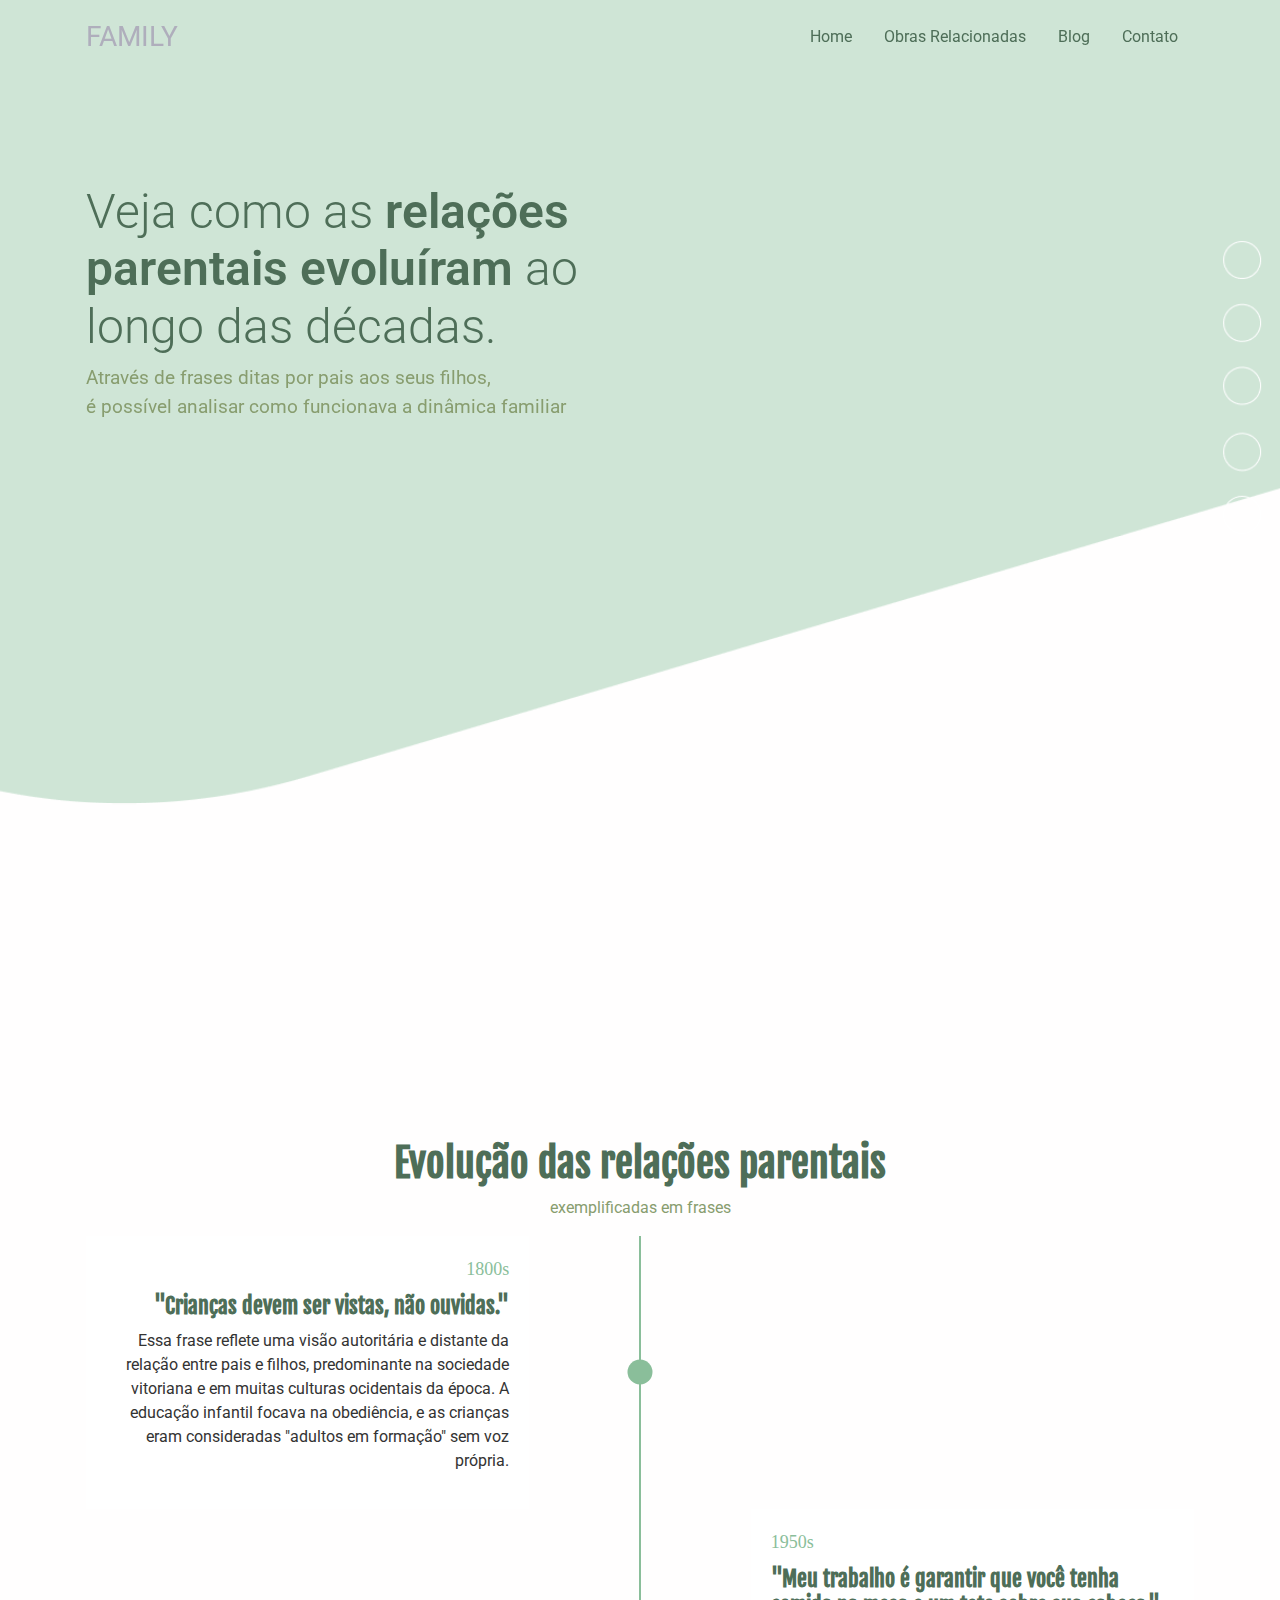
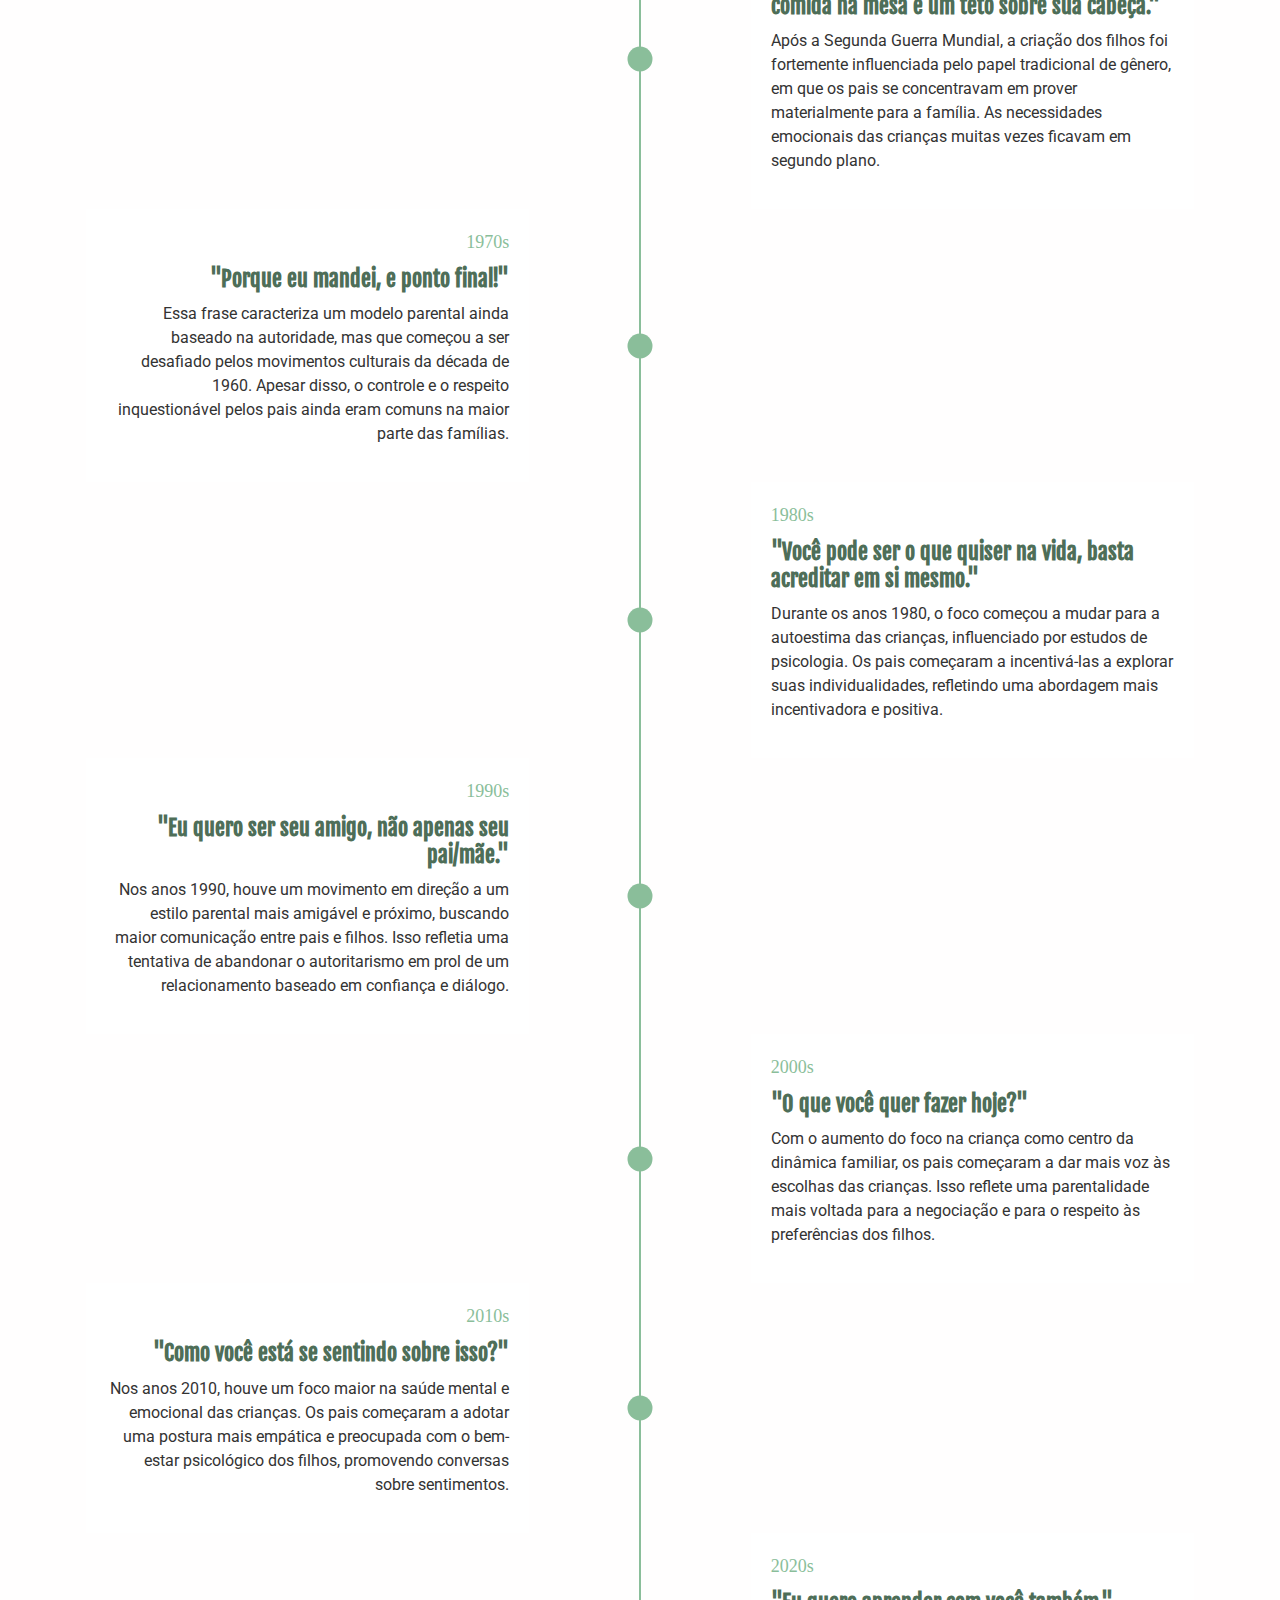
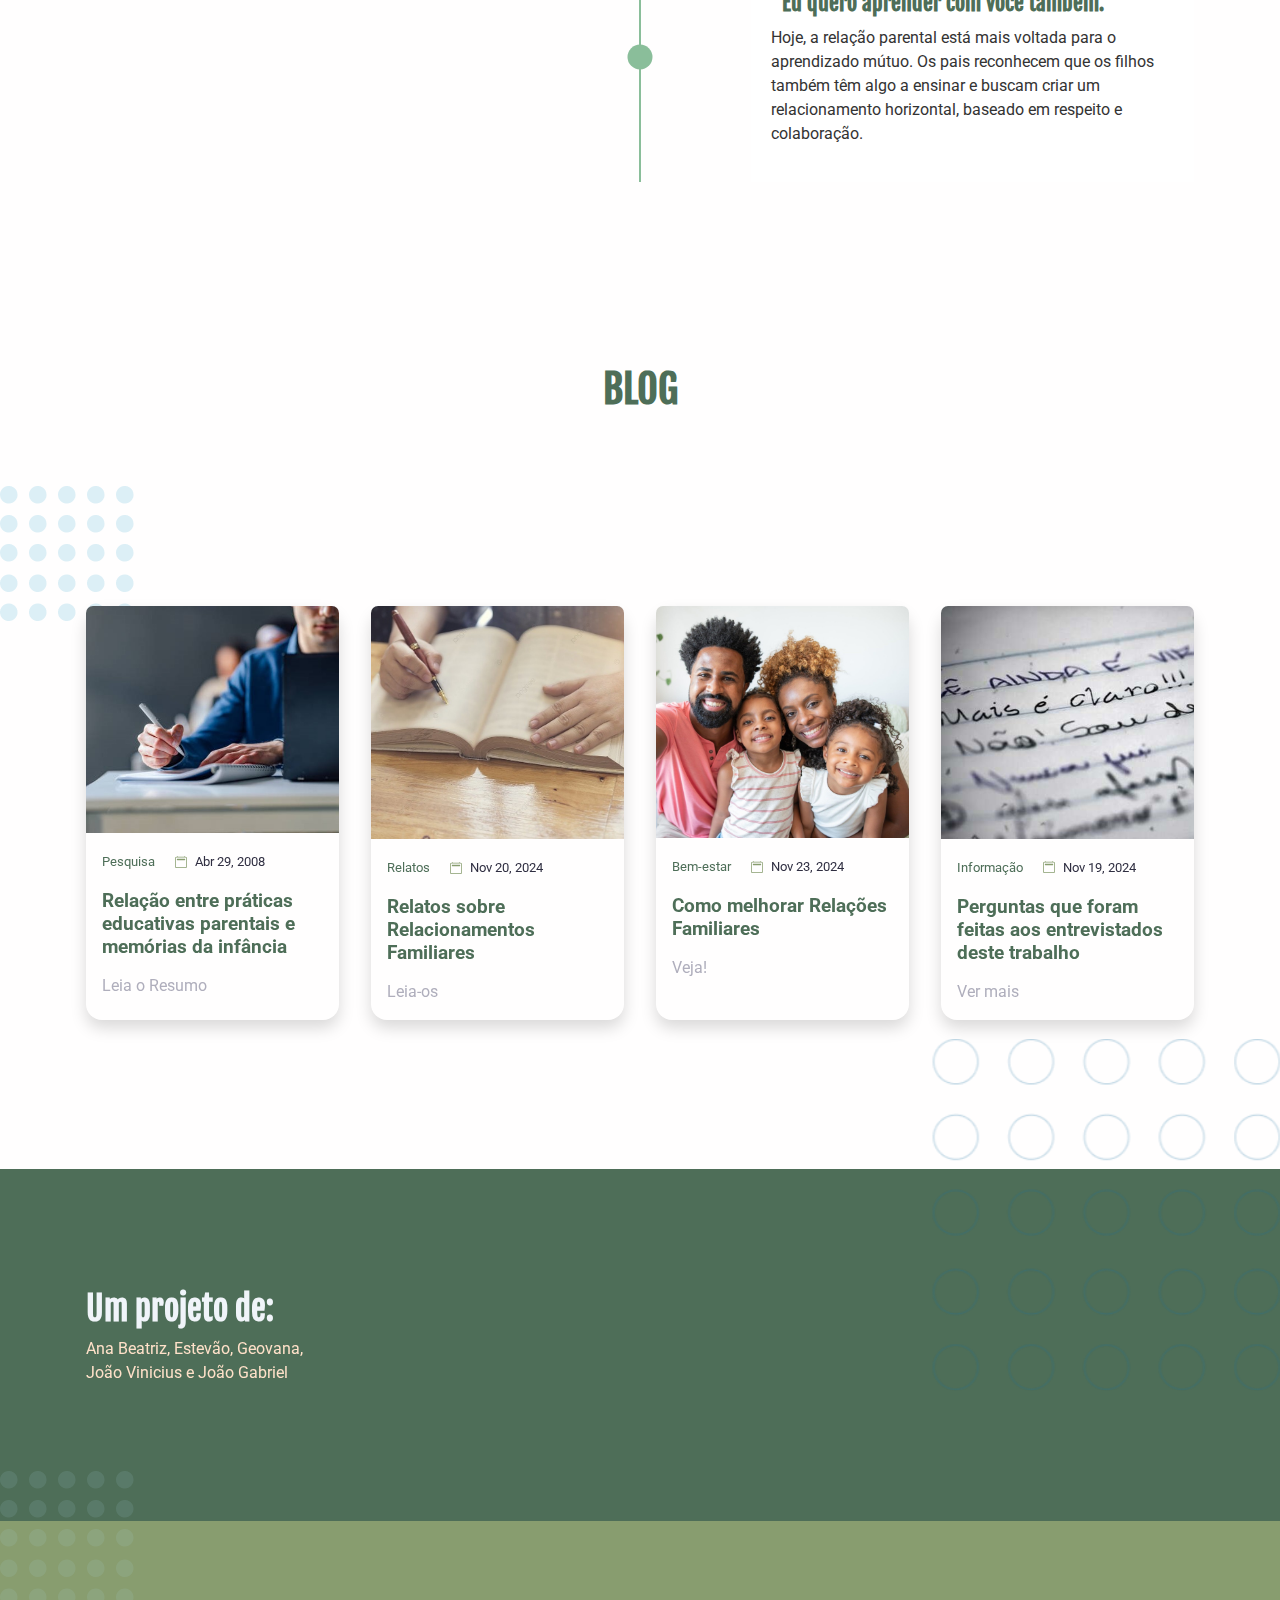
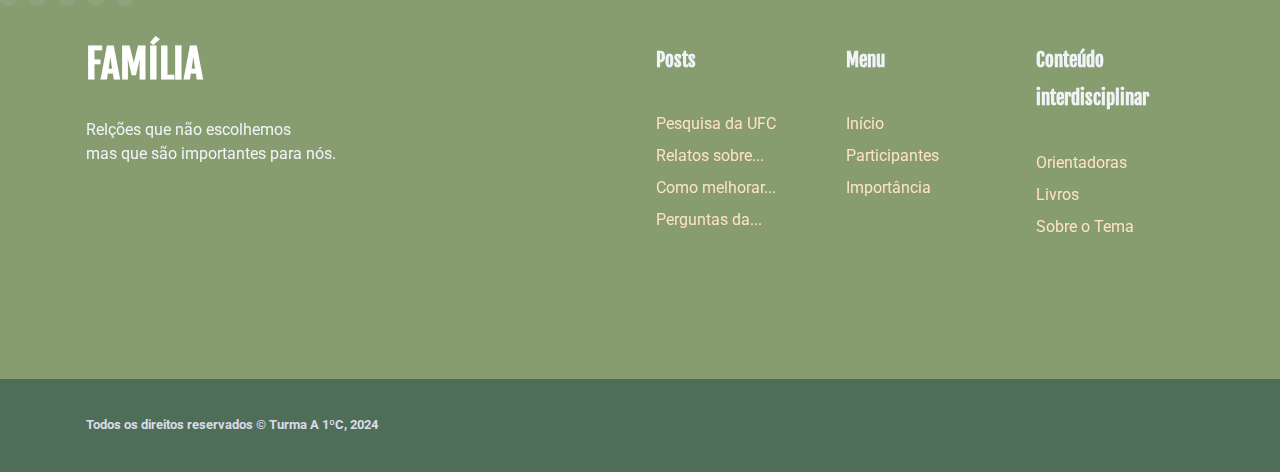
<file: linha-do-tempo.html>
<!DOCTYPE html>
<html lang="pt-br" dir="ltr">

  <head>
    <meta charset="utf-8">
    <meta http-equiv="X-UA-Compatible" content="IE=edge">
    <meta name="viewport" content="width=device-width, initial-scale=1">


    <!-- ===============================================-->
    <!--    Document Title-->
    <!-- ====================================== -->
    <title>Linha do Tempo</title>



    <!-- ===============================================-->
    <!--    Favicons-->
    <!-- ===============================================-->
    <link rel="apple-touch-icon" sizes="180x180" href="assets/img/favicons/apple-touch-icon.png">
    <link rel="icon" type="image/png" sizes="32x32" href="assets/img/favicons/favicon-32x32.png">
    <link rel="icon" type="image/png" sizes="16x16" href="assets/img/favicons/favicon-16x16.png">
    <link rel="shortcut icon" type="image/x-icon" href="assets/img/favicons/favicon.ico">
    <link rel="manifest" href="assets/img/favicons/manifest.json">
    <meta name="msapplication-TileImage" content="assets/img/favicons/mstile-150x150.png">
    <meta name="theme-color" content="#ffffff">


    <!-- ===============================================-->
    <!--    Stylesheets-->
    <!-- ===============================================-->
    <link href="assets/css/theme.css" rel="stylesheet" />
    <link rel="stylesheet" href="assets/css/style.css">

  </head>

  
  <body>

    <!-- ===============================================-->
    <!--    Main Content-->
    <!-- ===============================================-->
    <main class="main" id="top">
      
      <nav class="navbar navbar-expand-lg navbar-light fixed-top py-3 d-block" data-navbar-on-scroll="data-navbar-on-scroll">
        <div class="container"><a class="navbar-brand" href="index.html"><!--<img src="assets/img/gallery/logo.png" width="118" alt="logo" />-->FAMILY</a>
          <button class="navbar-toggler" type="button" data-bs-toggle="collapse" data-bs-target="#navbarSupportedContent" aria-controls="navbarSupportedContent" aria-expanded="false" aria-label="Toggle navigation"><span class="navbar-toggler-icon"> </span></button>
          <div class="collapse navbar-collapse border-top border-lg-0 mt-4 mt-lg-0" id="navbarSupportedContent">
            <ul class="navbar-nav ms-auto pt-2 pt-lg-0 font-base">
              <li class="nav-item px-2"><a class="nav-link" href="index.html">Home</a></li>
              <li class="nav-item px-2"><a class="nav-link" aria-current="page" href="obras.html">Obras Relacionadas</a></li>
              <li class="nav-item px-2"><a class="nav-link" href="#blog">Blog</a></li>
              <li class="nav-item px-2"><a class="nav-link" href="contato.html">Contato</a></li>
            </ul>
          </div>
        </div>
      </nav>


      <section class="py-xxl-10 pb-0" id="home">
        <div class="bg-holder bg-size" style="background-image:url(assets/img/gallery/hero-bg.png);background-position:top center;background-size:cover;">
        </div>
        <!--/.bg-holder-->

        <div class="container">
          <div class="row min-vh-xl-100 min-vh-xxl-25">
            <div class="col-md-5 col-xl-6 col-xxl-7 order-0 order-md-1 text-end"></div>
            <div class="col-md-75 col-xl-6 col-xxl-5 text-md-start text-center py-6">
              <h1 class="fw-light font-base fs-6 fs-xxl-7">Veja como as <strong>relações parentais evoluíram </strong> ao longo das décadas.<br /></h1>
              <p class="fs-1 mb-5">Através de frases ditas por pais aos seus filhos,<br />é possível analisar como funcionava a dinâmica familiar</p>
            </div>
          </div>
        </div>
      </section>

      <section>
        <div class="container">
          <div class="row">
            <div class="col-xl-8 mx-auto text-center">
              <div class="section-title">
                <h1>Evolução das relações parentais</h1>
                <p>exemplificadas em frases</p>
              </div>
            </div>
          </div>
          <div class="row">
                   <div class="col-xl-12">
                      <ul class="timeline-list">
                        <li>
                          <div class="timeline_content">
                             <span>1800s</span>
                             <h1>"Crianças devem ser vistas, não ouvidas."</h1>
                             <p>Essa frase reflete uma visão autoritária e distante da relação entre pais e filhos, predominante na sociedade vitoriana e em muitas culturas ocidentais da época. A educação infantil focava na obediência, e as crianças eram consideradas "adultos em formação" sem voz própria.</p>
                             <!-- <p>We gather your business and products information. We then determine the direction of the project and understand your goals and we combine your ideas with ours for an amazing website.</p> -->
                          </div>
                       </li>
                         <!-- Single Experience -->
                         <li>
                            <div class="timeline_content">
                               <span>1950s</span>
                               <h1>"Meu trabalho é garantir que você tenha comida na mesa e um teto sobre sua cabeça."</h1>
                               <p>Após a Segunda Guerra Mundial, a criação dos filhos foi fortemente influenciada pelo papel tradicional de gênero, em que os pais se concentravam em prover materialmente para a família. As necessidades emocionais das crianças muitas vezes ficavam em segundo plano.</p>
                            </div>
                         </li>
                         <!-- Single Experience -->
                         <li>
                          <div class="timeline_content">
                             <span>1970s</span>
                             <h1>"Porque eu mandei, e ponto final!"</h1>
                             <p>Essa frase caracteriza um modelo parental ainda baseado na autoridade, mas que começou a ser desafiado pelos movimentos culturais da década de 1960. Apesar disso, o controle e o respeito inquestionável pelos pais ainda eram comuns na maior parte das famílias.</p>
                          </div>
                         </li>
                         <!-- Single Experience -->
                       <li>
                        <div class="timeline_content">
                           <span>1980s</span>
                           <h1>"Você pode ser o que quiser na vida, basta acreditar em si mesmo."</h1>
                           <p>Durante os anos 1980, o foco começou a mudar para a autoestima das crianças, influenciado por estudos de psicologia. Os pais começaram a incentivá-las a explorar suas individualidades, refletindo uma abordagem mais incentivadora e positiva.</p>
                        </div>
                       </li>
                       <!-- Single Experience -->
                         <li>
                            <div class="timeline_content">
                            <span>1990s</span>
                               <h1>"Eu quero ser seu amigo, não apenas seu pai/mãe."</h1>
                               <p>Nos anos 1990, houve um movimento em direção a um estilo parental mais amigável e próximo, buscando maior comunicação entre pais e filhos. Isso refletia uma tentativa de abandonar o autoritarismo em prol de um relacionamento baseado em confiança e diálogo.</p>
                            </div>
                         </li>
                         <!-- Single Experience -->
                         <li>
                            <div class="timeline_content">
                            <span>2000s</span>
                               <h1>"O que você quer fazer hoje?"</h1>
                               <p>Com o aumento do foco na criança como centro da dinâmica familiar, os pais começaram a dar mais voz às escolhas das crianças. Isso reflete uma parentalidade mais voltada para a negociação e para o respeito às preferências dos filhos.</p>
                            </div>
                         </li>
                         <!-- Single Experience -->
                         <li>
                            <div class="timeline_content">
                            <span>2010s</span>
                               <h1>"Como você está se sentindo sobre isso?"</h1>
                               <p>Nos anos 2010, houve um foco maior na saúde mental e emocional das crianças. Os pais começaram a adotar uma postura mais empática e preocupada com o bem-estar psicológico dos filhos, promovendo conversas sobre sentimentos.</p>
                            </div>
                         </li>
                         <!-- Single Experience -->
                         <li>
                          <div class="timeline_content">
                          <span>2020s</span>
                             <h1>"Eu quero aprender com você também."</h1>
                             <p>Hoje, a relação parental está mais voltada para o aprendizado mútuo. Os pais reconhecem que os filhos também têm algo a ensinar e buscam criar um relacionamento horizontal, baseado em respeito e colaboração.</p>
                          </div>
                       </li>
                      </ul>
                   </div>
                </div>
        </div>
      </section>

      <!-- ============================================-->
      <!-- <section> begin ============== BLOG ========-->
      <section class="py-5" id="blog">

        <div class="container">
          <div class="row">
            <div class="col-12 py-3">
              <div class="bg-holder bg-size">
              </div>
              <!--/.bg-holder-->

              <h1 class="text-center">BLOG</h1>
            </div>
          </div>
        </div>
        <!-- end of .container-->

      </section>
      <!-- <section> close ============================-->
      <!-- ============================================-->


      <section>
        <div class="bg-holder bg-size" style="background-image:url(assets/img/gallery/dot-bg.png);background-position:top left;background-size:auto;">
        </div>
        <!--/.bg-holder-->

        <div class="container">
          <div class="row">
            <div class="col-sm-6 col-lg-3 mb-4">
              <div class="card h-100 shadow card-span rounded-3"><img class="card-img-top rounded-top-3" src="assets/img/gallery/pesquisa.jpg" alt="news" />
                <div class="card-body"><span class="fs--1 text-primary me-3">Pesquisa</span>
                  <svg class="bi bi-calendar2 me-2" xmlns="http://www.w3.org/2000/svg" width="12" height="12" fill="currentColor" viewBox="0 0 16 16">
                    <path d="M3.5 0a.5.5 0 0 1 .5.5V1h8V.5a.5.5 0 0 1 1 0V1h1a2 2 0 0 1 2 2v11a2 2 0 0 1-2 2H2a2 2 0 0 1-2-2V3a2 2 0 0 1 2-2h1V.5a.5.5 0 0 1 .5-.5zM2 2a1 1 0 0 0-1 1v11a1 1 0 0 0 1 1h12a1 1 0 0 0 1-1V3a1 1 0 0 0-1-1H2z"></path>
                    <path d="M2.5 4a.5.5 0 0 1 .5-.5h10a.5.5 0 0 1 .5.5v1a.5.5 0 0 1-.5.5H3a.5.5 0 0 1-.5-.5V4z"> </path>
                  </svg><span class="fs--1 text-900">Abr 29, 2008</span><span class="fs--1"></span>
                  <h5 class="font-base fs-lg-0 fs-xl-1 my-3">Relação entre práticas educativas parentais e memórias da infância</h5><a class="stretched-link" href="pesquisa-ufc.html">Leia o Resumo</a>
                </div>
              </div>
            </div>
            <div class="col-sm-6 col-lg-3 mb-4">
              <div class="card h-100 shadow card-span rounded-3"><img class="card-img-top rounded-top-3" src="assets/img/gallery/relatos-image.jpg" alt="news" />
                <div class="card-body"><span class="fs--1 text-primary me-3">Relatos</span>
                  <svg class="bi bi-calendar2 me-2" xmlns="http://www.w3.org/2000/svg" width="12" height="12" fill="currentColor" viewBox="0 0 16 16">
                    <path d="M3.5 0a.5.5 0 0 1 .5.5V1h8V.5a.5.5 0 0 1 1 0V1h1a2 2 0 0 1 2 2v11a2 2 0 0 1-2 2H2a2 2 0 0 1-2-2V3a2 2 0 0 1 2-2h1V.5a.5.5 0 0 1 .5-.5zM2 2a1 1 0 0 0-1 1v11a1 1 0 0 0 1 1h12a1 1 0 0 0 1-1V3a1 1 0 0 0-1-1H2z"></path>
                    <path d="M2.5 4a.5.5 0 0 1 .5-.5h10a.5.5 0 0 1 .5.5v1a.5.5 0 0 1-.5.5H3a.5.5 0 0 1-.5-.5V4z"> </path>
                  </svg><span class="fs--1 text-900">Nov 20, 2024</span><span class="fs--1"></span>
                  <h5 class="font-base fs-lg-0 fs-xl-1 my-3">Relatos sobre Relacionamentos Familiares</h5><a class="stretched-link" href="relatos.html">Leia-os</a>
                </div>
              </div>
            </div>
            <div class="col-sm-6 col-lg-3 mb-4">
              <div class="card h-100 shadow card-span rounded-3"><img class="card-img-top rounded-top-3" src="assets/img/gallery/familia.jpeg" alt="news" />
                <div class="card-body"><span class="fs--1 text-primary me-3">Bem-estar</span>
                  <svg class="bi bi-calendar2 me-2" xmlns="http://www.w3.org/2000/svg" width="12" height="12" fill="currentColor" viewBox="0 0 16 16">
                    <path d="M3.5 0a.5.5 0 0 1 .5.5V1h8V.5a.5.5 0 0 1 1 0V1h1a2 2 0 0 1 2 2v11a2 2 0 0 1-2 2H2a2 2 0 0 1-2-2V3a2 2 0 0 1 2-2h1V.5a.5.5 0 0 1 .5-.5zM2 2a1 1 0 0 0-1 1v11a1 1 0 0 0 1 1h12a1 1 0 0 0 1-1V3a1 1 0 0 0-1-1H2z"></path>
                    <path d="M2.5 4a.5.5 0 0 1 .5-.5h10a.5.5 0 0 1 .5.5v1a.5.5 0 0 1-.5.5H3a.5.5 0 0 1-.5-.5V4z"> </path>
                  </svg><span class="fs--1 text-900">Nov 23, 2024</span><span class="fs--1"></span>
                  <h5 class="font-base fs-lg-0 fs-xl-1 my-3">Como melhorar Relações Familiares</h5><a class="stretched-link" href="melhorarrelacoes.html">Veja!</a>
                </div>
              </div>
            </div>
            <div class="col-sm-6 col-lg-3 mb-4">
              <div class="card h-100 shadow card-span rounded-3"><img class="card-img-top rounded-top-3" src="assets/img/gallery/perguntas.jpg" alt="news" />
                <div class="card-body"><span class="fs--1 text-primary me-3">Informação</span>
                  <svg class="bi bi-calendar2 me-2" xmlns="http://www.w3.org/2000/svg" width="12" height="12" fill="currentColor" viewBox="0 0 16 16">
                    <path d="M3.5 0a.5.5 0 0 1 .5.5V1h8V.5a.5.5 0 0 1 1 0V1h1a2 2 0 0 1 2 2v11a2 2 0 0 1-2 2H2a2 2 0 0 1-2-2V3a2 2 0 0 1 2-2h1V.5a.5.5 0 0 1 .5-.5zM2 2a1 1 0 0 0-1 1v11a1 1 0 0 0 1 1h12a1 1 0 0 0 1-1V3a1 1 0 0 0-1-1H2z"></path>
                    <path d="M2.5 4a.5.5 0 0 1 .5-.5h10a.5.5 0 0 1 .5.5v1a.5.5 0 0 1-.5.5H3a.5.5 0 0 1-.5-.5V4z"> </path>
                  </svg><span class="fs--1 text-900">Nov 19, 2024</span><span class="fs--1"></span>
                  <h5 class="font-base fs-lg-0 fs-xl-1 my-3">Perguntas que foram feitas aos entrevistados deste trabalho</h5><a class="stretched-link" href="perguntas-entrevista.html">Ver mais</a>
                </div>
              </div>
            </div>
          </div>
        </div>
      </section>


      <section class="bg-primary">
        <div class="bg-holder bg-size" style="background-image:url(assets/img/gallery/cta-bg.png);background-position:center right;margin-top:-8.125rem;background-size:contain;">
        </div>
        <!--/.bg-holder-->

        <div class="container">
          <div class="row">
            <div class="col-lg-6">
              <h2 class="fw-bold text-light">Um projeto de:</h2>
              <p class="text-soft-primary">Ana Beatriz, Estevão, Geovana, <br />João Vinicius e João Gabriel</p>
            </div>
          </div>
        </div>
      </section>
      <section class="py-0 bg-secondary">
        <div class="bg-holder opacity-25" style="background-image:url(assets/img/gallery/dot-bg.png);background-position:top left;margin-top:-3.125rem;background-size:auto;">
        </div>
        <!--/.bg-holder-->

        <div class="container">
          <div class="row py-8">
            <div class="col-12 col-sm-12 col-lg-6 mb-4 order-0 order-sm-0"><a class="text-decoration-none" href="#"><h1 class="h1-footer">FAMÍLIA</h1></a>
              <p class="text-light my-4">Relções que não escolhemos <br />mas que são importantes para nós.</p>
            </div>
            <div class="col-6 col-sm-4 col-lg-2 mb-3 order-2 order-sm-1">
              <h5 class="lh-lg fw-bold mb-4 text-light font-sans-serif">Posts</h5>
              <ul class="list-unstyled mb-md-4 mb-lg-0">
                <li class="lh-lg"><a class="footer-link" href="pesquisa-ufc.html">Pesquisa da UFC</a></li>
                <li class="lh-lg"><a class="footer-link" href="relatos.html">Relatos sobre...</a></li>
                <li class="lh-lg"><a class="footer-link" href="melhorarrelacoes.html">Como melhorar...</a></li>
                <li class="lh-lg"><a class="footer-link" href="perguntas-entrevista.html">Perguntas da...</a></li>
              </ul>
            </div>
            <div class="col-6 col-sm-4 col-lg-2 mb-3 order-3 order-sm-2">
              <h5 class="lh-lg fw-bold text-light mb-4 font-sans-serif">Menu</h5>
              <ul class="list-unstyled mb-md-4 mb-lg-0">
                <li class="lh-lg"><a class="footer-link" href="index.html#home">Início</a></li>
                <li class="lh-lg"><a class="footer-link" href="index.html#grupo">Participantes</a></li>
                <li class="lh-lg"><a class="footer-link" href="index.html#importancia">Importância</a></li>
              </ul>
            </div>
            <div class="col-6 col-sm-4 col-lg-2 mb-3 order-3 order-sm-2">
              <h5 class="lh-lg fw-bold text-light mb-4 font-sans-serif"> Conteúdo interdisciplinar</h5>
              <ul class="list-unstyled mb-md-4 mb-lg-0">
                <li class="lh-lg"><a class="footer-link" href="index.html#sobre">Orientadoras</a></li>
                <li class="lh-lg"><a class="footer-link" href="obras#livros.html">Livros</a></li>
                <li class="lh-lg"><a class="footer-link" href="index.html#importancia">Sobre o Tema</a></li>
              </ul>
            </div>
          </div>
        </div>


        <!-- ============================================-->
        <!-- <section> begin ============================-->
        <section class="py-0 bg-primary">

          <div class="container">
            <div class="row justify-content-md-between justify-content-evenly py-4">
              <div class="col-12 col-sm-8 col-md-6 col-lg-auto text-center text-md-start">
                <p class="fs--1 my-2 fw-bold text-200">Todos os direitos reservados &copy; Turma A 1ºC, 2024</p>
              </div>
            </div>
          </div>
          <!-- end of .container-->

        </section>
        <!-- <section> close ============================-->
        <!-- ============================================-->


      </section>
    </main>
    <!-- ===============================================-->
    <!--    End of Main Content-->
    <!-- ===============================================-->




    <!-- ===============================================-->
    <!--    JavaScripts-->
    <!-- ===============================================-->
    <script src="vendors/@popperjs/popper.min.js"></script>
    <script src="vendors/bootstrap/bootstrap.min.js"></script>
    <script src="vendors/is/is.min.js"></script>
    <script src="https://scripts.sirv.com/sirvjs/v3/sirv.js"></script>
    <script src="https://polyfill.io/v3/polyfill.min.js?features=window.scroll"></script>
    <script src="vendors/fontawesome/all.min.js"></script>
    <script src="assets/js/theme.js"></script>

    <link rel="preconnect" href="https://fonts.googleapis.com">
    <link rel="preconnect" href="https://fonts.gstatic.com" crossorigin>
    <link href="https://fonts.googleapis.com/css2?family=Fjalla+One&amp;family=Roboto:ital,wght@0,100;0,300;0,400;0,500;0,700;0,900;1,100&amp;display=swap" rel="stylesheet">
  </body>

</html>
</file>
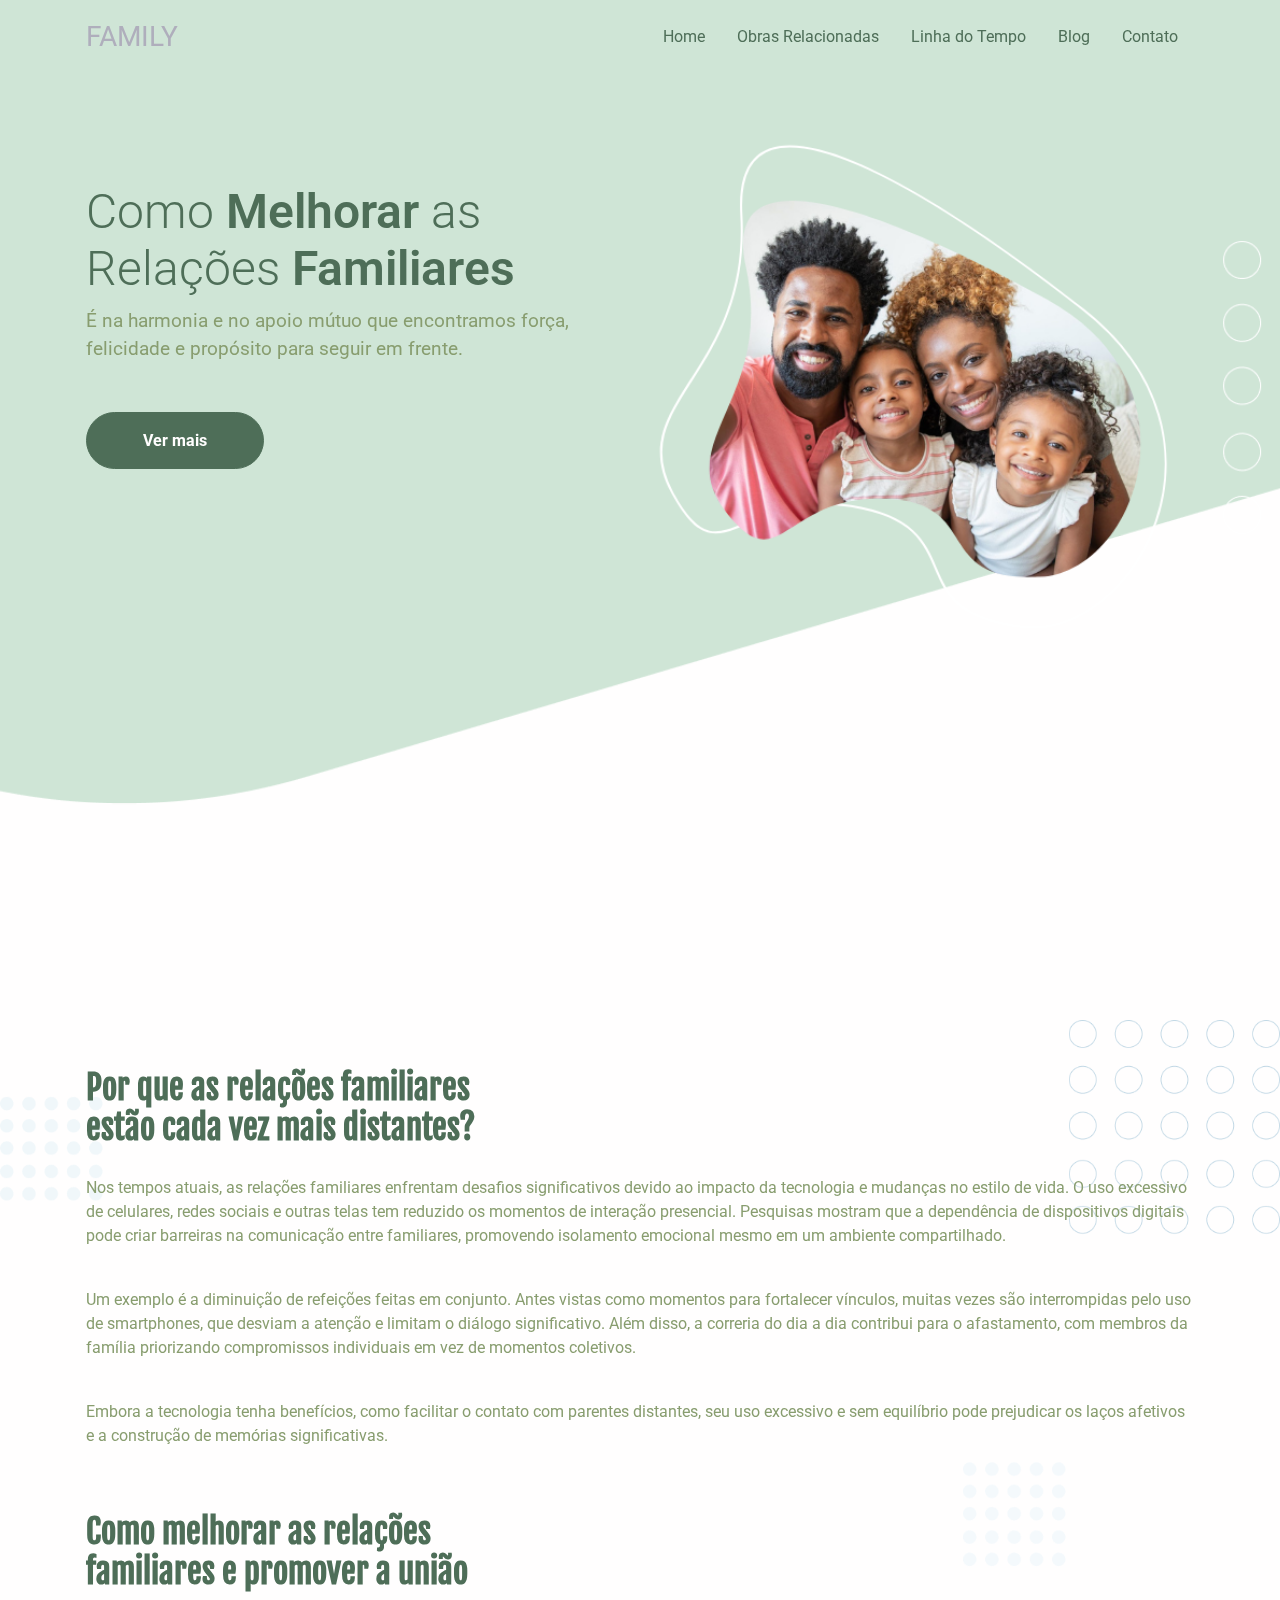
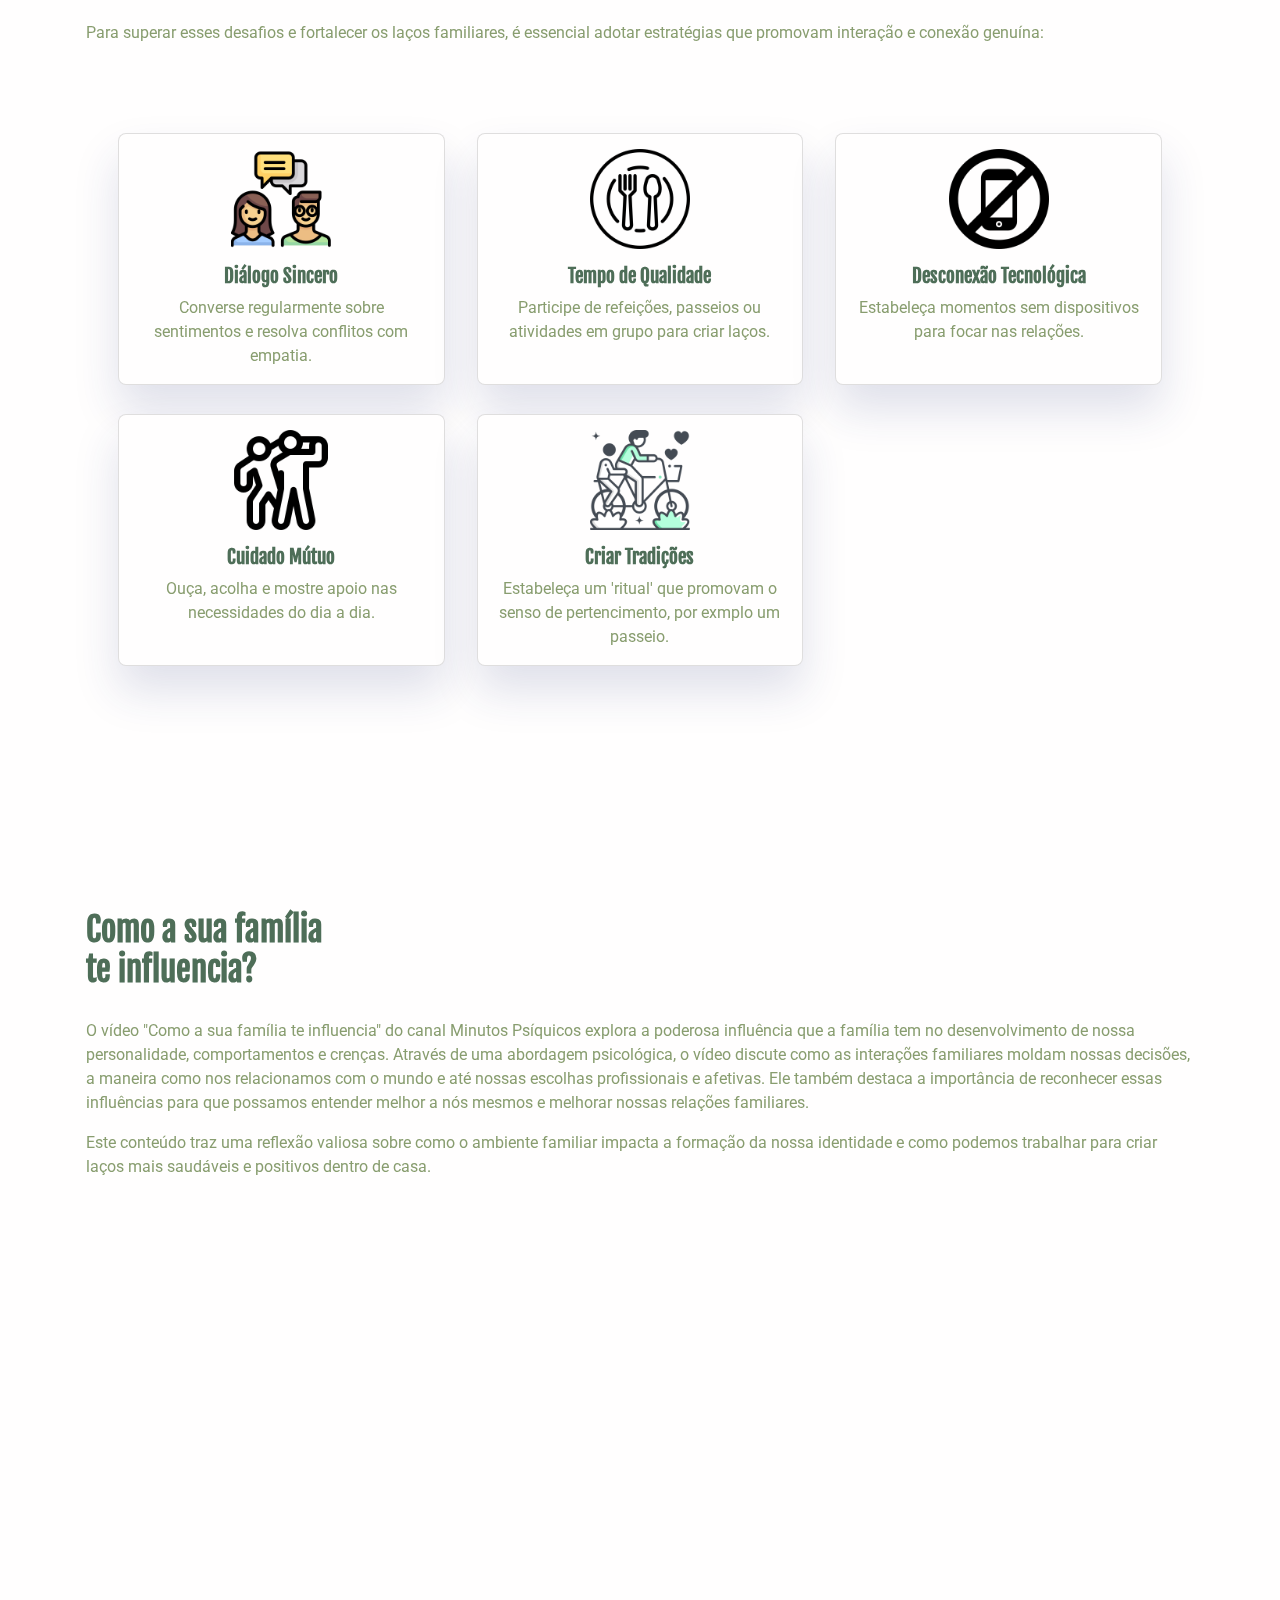
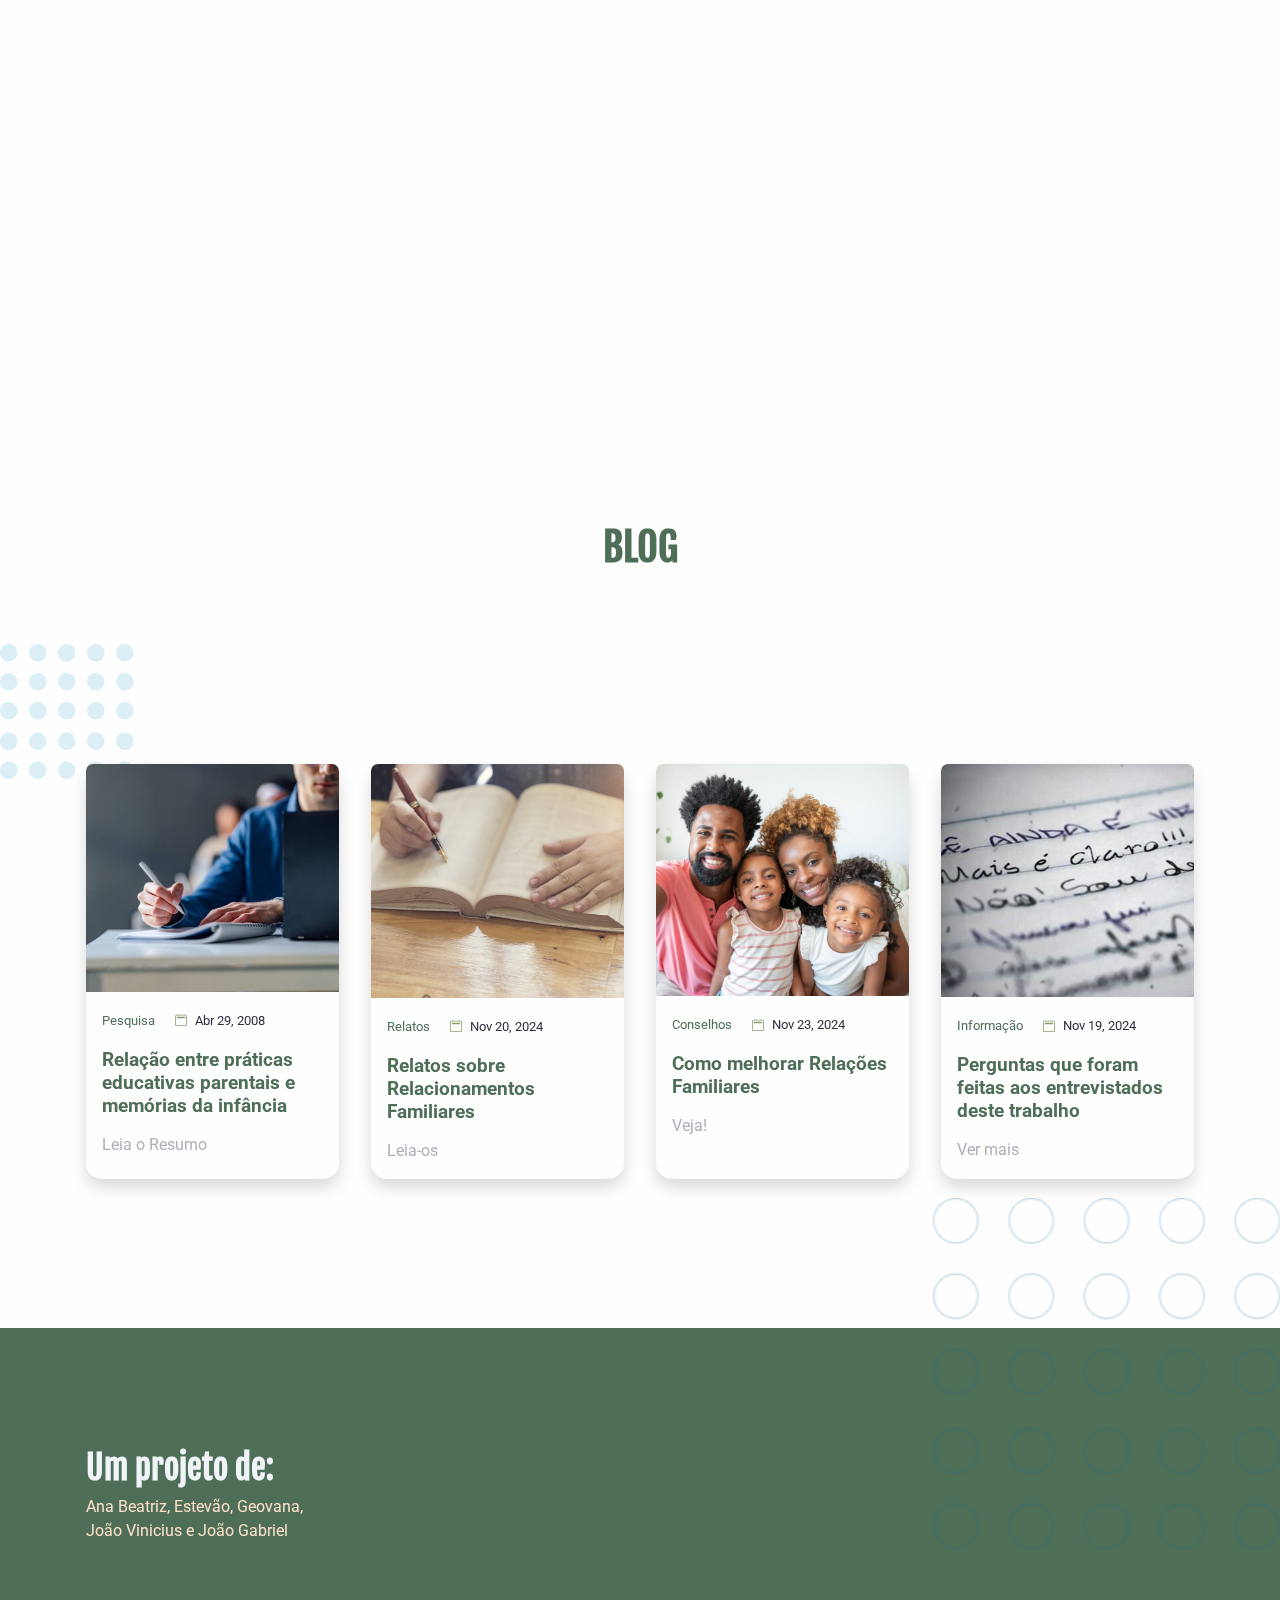
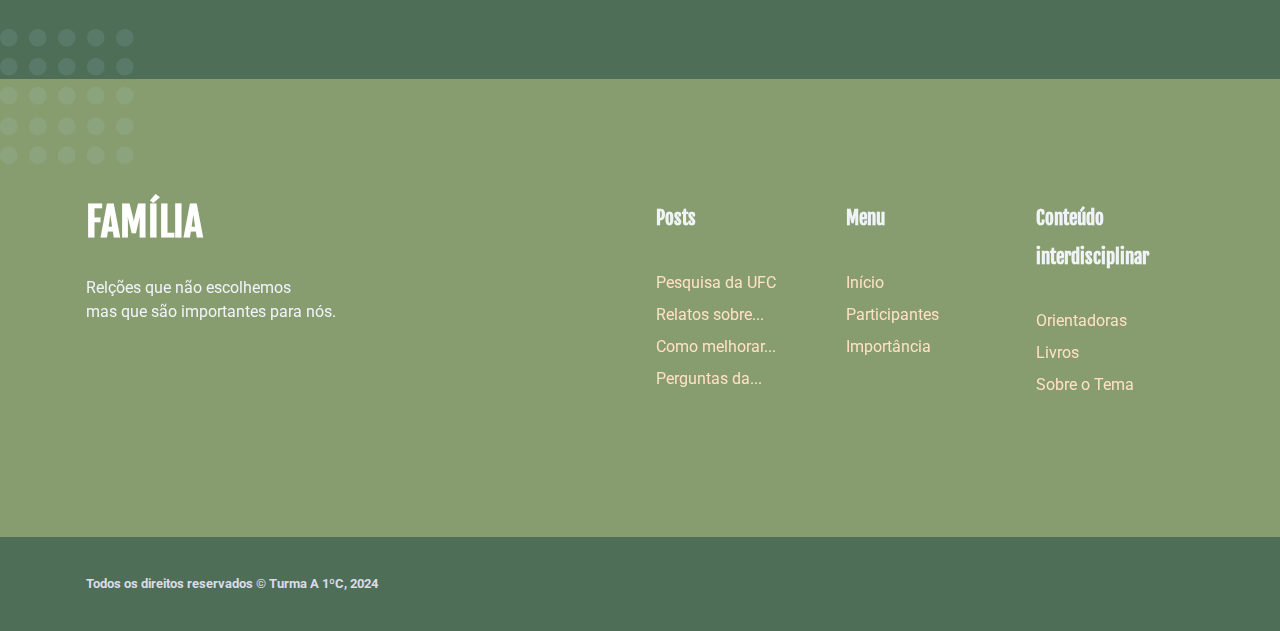
<file: melhorarrelacoes.html>
<!DOCTYPE html>
<html lang="pt-br" dir="ltr">

  <head>
    <meta charset="utf-8">
    <meta http-equiv="X-UA-Compatible" content="IE=edge">
    <meta name="viewport" content="width=device-width, initial-scale=1">


    <!-- ===============================================-->
    <!--    Document Title-->
    <!-- ===============================================-->
    <title>Melhorar Relações</title>



    <!-- ===============================================-->
    <!--    Favicons-->
    <!-- ===============================================-->
    <link rel="apple-touch-icon" sizes="180x180" href="assets/img/favicons/apple-touch-icon.png">
    <link rel="icon" type="image/png" sizes="32x32" href="assets/img/favicons/favicon-32x32.png">
    <link rel="icon" type="image/png" sizes="16x16" href="assets/img/favicons/favicon-16x16.png">
    <link rel="shortcut icon" type="image/x-icon" href="assets/img/favicons/favicon.ico">
    <link rel="manifest" href="assets/img/favicons/manifest.json">
    <meta name="msapplication-TileImage" content="assets/img/favicons/mstile-150x150.png">
    <meta name="theme-color" content="#ffffff">


    <!-- ===============================================-->
    <!--    Stylesheets-->
    <!-- ===============================================-->
    <link href="assets/css/theme.css" rel="stylesheet" />
    <link rel="stylesheet" href="assets/css/style.css">

  </head>


  <body>

    <!-- ===============================================-->
    <!--    Main Content-->
    <!-- ===============================================-->
    <main class="main" id="top">
      
      <nav class="navbar navbar-expand-lg navbar-light fixed-top py-3 d-block" data-navbar-on-scroll="data-navbar-on-scroll">
        <div class="container"><a class="navbar-brand" href="index.html"><!--<img src="assets/img/gallery/logo.png" width="118" alt="logo" />-->FAMILY</a>
          <button class="navbar-toggler" type="button" data-bs-toggle="collapse" data-bs-target="#navbarSupportedContent" aria-controls="navbarSupportedContent" aria-expanded="false" aria-label="Toggle navigation"><span class="navbar-toggler-icon"> </span></button>
          <div class="collapse navbar-collapse border-top border-lg-0 mt-4 mt-lg-0" id="navbarSupportedContent">
            <ul class="navbar-nav ms-auto pt-2 pt-lg-0 font-base">
              <li class="nav-item px-2"><a class="nav-link" aria-current="page" href="index.html">Home</a></li>
              <li class="nav-item px-2"><a class="nav-link" aria-current="page" href="obras.html">Obras Relacionadas</a></li>
              <li class="nav-item px-2"><a class="nav-link" href="linha-do-tempo.html">Linha do Tempo</a></li>
              <li class="nav-item px-2"><a class="nav-link" href="#blog">Blog</a></li>
              <li class="nav-item px-2"><a class="nav-link" href="contato.html">Contato</a></li>
            </ul>
          </div>
        </div>
      </nav>

      <section class="py-xxl-10 pb-0" id="home">
        <div class="bg-holder bg-size" style="background-image:url(assets/img/gallery/hero-bg.png);background-position:top center;background-size:cover;">
        </div>
        <!--/.bg-holder-->

        <div class="container">
          <div class="row min-vh-xl-100 min-vh-xxl-25">
            <div class="col-md-5 col-xl-6 col-xxl-7 order-0 order-md-1 text-end"><img class="pt-7 pt-md-0 w-100" src="assets/img/gallery/familia.png" alt="hero-header" /></div>
            <div class="col-md-75 col-xl-6 col-xxl-5 text-md-start text-center py-6">
              <h1 class="fw-light font-base fs-6 fs-xxl-7">Como <strong>Melhorar </strong>as <br />Relações <strong>Familiares</strong></h1>
              <p class="fs-1 mb-5">É na harmonia e no apoio mútuo que encontramos força, felicidade e propósito para seguir em frente.<br /></p><a class="btn btn-lg btn-primary rounded-pill" href="#pq" role="button">Ver mais</a>
            </div>
          </div>
        </div>
      </section>

      <section class="py-5" id="pq">
        <div class="bg-holder bg-size" style="background-image:url(assets/img/gallery/about-bg.png);background-position:top center;background-size:contain;">
        </div>
        <!--/.bg-holder-->

        <div class="container">
            <div class="row align-items-center">
                <div class="text-center text-md-start">
                    <h2 class="fw-bold mb-4">Por que as relações familiares <br class="d-none d-sm-block" />estão cada vez mais distantes?</h2>
                    <p>Nos tempos atuais, as relações familiares enfrentam desafios significativos devido ao impacto da tecnologia e mudanças no estilo de vida. O uso excessivo de celulares, redes sociais e outras telas tem reduzido os momentos de interação presencial. Pesquisas mostram que a dependência de dispositivos digitais pode criar barreiras na comunicação entre familiares, promovendo isolamento emocional mesmo em um ambiente compartilhado​.</p>
                    <br>
                    <p>Um exemplo é a diminuição de refeições feitas em conjunto. Antes vistas como momentos para fortalecer vínculos, muitas vezes são interrompidas pelo uso de smartphones, que desviam a atenção e limitam o diálogo significativo. Além disso, a correria do dia a dia contribui para o afastamento, com membros da família priorizando compromissos individuais em vez de momentos coletivos.</p>
                    <br>
                    <p>Embora a tecnologia tenha benefícios, como facilitar o contato com parentes distantes, seu uso excessivo e sem equilíbrio pode prejudicar os laços afetivos e a construção de memórias significativas​.</p>
                </div>
            </div>
        </div>
        <br>
        <br>
        <div class="container">
            <div class="row align-items-center">
                <div class="text-center text-md-start">
                    <h2 class="fw-bold mb-4">Como melhorar as relações <br class="d-none d-sm-block" />familiares e promover a união</h2>
                    <p>Para superar esses desafios e fortalecer os laços familiares, é essencial adotar estratégias que promovam interação e conexão genuína:</p>
                    <br>
                    <div class="container py-5">
                        <div class="row">
                          <!-- Card 1 -->
                          <div class="col-md-4 mb-4 d-flex align-items-stretch">
                            <div class="card text-center shadow-sm">
                              <img src="assets/img/gallery/dialogo.png" class="card-img-top mx-auto" style="width: 100px; margin-top: 15px;" alt="Diálogo Sincero">
                              <div class="card-body">
                                <h5 class="card-title">Diálogo Sincero</h5>
                                <p class="card-text">Converse regularmente sobre sentimentos e resolva conflitos com empatia.</p>
                              </div>
                            </div>
                          </div>
                      
                          <!-- Card 2 -->
                          <div class="col-md-4 mb-4 d-flex align-items-stretch">
                            <div class="card text-center shadow-sm">
                              <img src="assets/img/gallery/refeicao.png" class="card-img-top mx-auto" style="width: 100px; margin-top: 15px;" alt="Tempo de Qualidade">
                              <div class="card-body">
                                <h5 class="card-title">Tempo de Qualidade</h5>
                                <p class="card-text">Participe de refeições, passeios ou atividades em grupo para criar laços.</p>
                              </div>
                            </div>
                          </div>
                      
                          <!-- Card 3 -->
                          <div class="col-md-4 mb-4 d-flex align-items-stretch">
                            <div class="card text-center shadow-sm">
                              <img src="assets/img/gallery/tecdesconecta.png" class="card-img-top mx-auto" style="width: 100px; margin-top: 15px;" alt="Desconexão Tecnológica">
                              <div class="card-body">
                                <h5 class="card-title">Desconexão Tecnológica</h5>
                                <p class="card-text">Estabeleça momentos sem dispositivos para focar nas relações.</p>
                              </div>
                            </div>
                          </div>
                      
                          <!-- Card 4 -->
                          <div class="col-md-4 mb-4 d-flex align-items-stretch">
                            <div class="card text-center shadow-sm">
                              <img src="assets/img/gallery/ajuda.png" class="card-img-top mx-auto" style="width: 100px; margin-top: 15px;" alt="Cuidado Mútuo">
                              <div class="card-body">
                                <h5 class="card-title">Cuidado Mútuo</h5>
                                <p class="card-text">Ouça, acolha e mostre apoio nas necessidades do dia a dia.</p>
                              </div>
                            </div>
                          </div>
                      
                          <!-- Card 5 -->
                          <div class="col-md-4 mb-4 d-flex align-items-stretch">
                            <div class="card text-center shadow-sm">
                              <img src="assets/img/gallery/passeio.png" class="card-img-top mx-auto" style="width: 100px; margin-top: 15px;" alt="Tradições">
                              <div class="card-body">
                                <h5 class="card-title">Criar Tradições</h5>
                                <p class="card-text">Estabeleça um 'ritual' que promovam o senso de pertencimento, por exmplo um passeio.</p>
                              </div>
                            </div>
                          </div>
                        </div>
                      </div>                      
                </div>
            </div>
        </div>
      </section>

      <section>
        <div class="container">
          <div class="row align-items-center">
            <div class="text-center text-md-start">
              <h2 class="fw-bold mb-4">Como a sua família  <br class="d-none d-sm-block" />te influencia?</h2>
              <p>O vídeo "Como a sua família te influencia" do canal Minutos Psíquicos explora a poderosa influência que a família tem no desenvolvimento de nossa personalidade, comportamentos e crenças. Através de uma abordagem psicológica, o vídeo discute como as interações familiares moldam nossas decisões, a maneira como nos relacionamos com o mundo e até nossas escolhas profissionais e afetivas. Ele também destaca a importância de reconhecer essas influências para que possamos entender melhor a nós mesmos e melhorar nossas relações familiares. 
              <br>
              <p>Este conteúdo traz uma reflexão valiosa sobre como o ambiente familiar impacta a formação da nossa identidade e como podemos trabalhar para criar laços mais saudáveis e positivos dentro de casa.</p></p>
              <br>     
            </div>
          </div>
        </div>
        <br>
        <div class="container py-4 d-flex justify-content-center">
          <iframe 
            class=" vyou" 
            src="https://www.youtube.com/embed/y_r-S7KMq_8" 
            title="Como a sua família te influencia | Minutos Psíquicos" 
            allow="accelerometer; autoplay; clipboard-write; encrypted-media; gyroscope; picture-in-picture" 
            allowfullscreen>
          </iframe>
        </div>    
      </section>


      <!-- ============================================-->
      <!-- <section> begin ============== BLOG ========-->
      <section class="py-5" id="blog">

        <div class="container">
          <div class="row">
            <div class="col-12 py-3">
              <div class="bg-holder bg-size">
              </div>
              <!--/.bg-holder-->

              <h1 class="text-center">BLOG</h1>
            </div>
          </div>
        </div>
        <!-- end of .container-->

      </section>
      <!-- <section> close ============================-->
      <!-- ============================================-->


      <section>
        <div class="bg-holder bg-size" style="background-image:url(assets/img/gallery/dot-bg.png);background-position:top left;background-size:auto;">
        </div>
        <!--/.bg-holder-->

        <div class="container">
          <div class="row">
            <div class="col-sm-6 col-lg-3 mb-4">
              <div class="card h-100 shadow card-span rounded-3"><img class="card-img-top rounded-top-3" src="assets/img/gallery/pesquisa.jpg" alt="news" />
                <div class="card-body"><span class="fs--1 text-primary me-3">Pesquisa</span>
                  <svg class="bi bi-calendar2 me-2" xmlns="http://www.w3.org/2000/svg" width="12" height="12" fill="currentColor" viewBox="0 0 16 16">
                    <path d="M3.5 0a.5.5 0 0 1 .5.5V1h8V.5a.5.5 0 0 1 1 0V1h1a2 2 0 0 1 2 2v11a2 2 0 0 1-2 2H2a2 2 0 0 1-2-2V3a2 2 0 0 1 2-2h1V.5a.5.5 0 0 1 .5-.5zM2 2a1 1 0 0 0-1 1v11a1 1 0 0 0 1 1h12a1 1 0 0 0 1-1V3a1 1 0 0 0-1-1H2z"></path>
                    <path d="M2.5 4a.5.5 0 0 1 .5-.5h10a.5.5 0 0 1 .5.5v1a.5.5 0 0 1-.5.5H3a.5.5 0 0 1-.5-.5V4z"> </path>
                  </svg><span class="fs--1 text-900">Abr 29, 2008</span><span class="fs--1"></span>
                  <h5 class="font-base fs-lg-0 fs-xl-1 my-3">Relação entre práticas educativas parentais e memórias da infância</h5><a class="stretched-link" href="pesquisa-ufc.html">Leia o Resumo</a>
                </div>
              </div>
            </div>
            <div class="col-sm-6 col-lg-3 mb-4">
              <div class="card h-100 shadow card-span rounded-3"><img class="card-img-top rounded-top-3" src="assets/img/gallery/relatos-image.jpg" alt="news" />
                <div class="card-body"><span class="fs--1 text-primary me-3">Relatos</span>
                  <svg class="bi bi-calendar2 me-2" xmlns="http://www.w3.org/2000/svg" width="12" height="12" fill="currentColor" viewBox="0 0 16 16">
                    <path d="M3.5 0a.5.5 0 0 1 .5.5V1h8V.5a.5.5 0 0 1 1 0V1h1a2 2 0 0 1 2 2v11a2 2 0 0 1-2 2H2a2 2 0 0 1-2-2V3a2 2 0 0 1 2-2h1V.5a.5.5 0 0 1 .5-.5zM2 2a1 1 0 0 0-1 1v11a1 1 0 0 0 1 1h12a1 1 0 0 0 1-1V3a1 1 0 0 0-1-1H2z"></path>
                    <path d="M2.5 4a.5.5 0 0 1 .5-.5h10a.5.5 0 0 1 .5.5v1a.5.5 0 0 1-.5.5H3a.5.5 0 0 1-.5-.5V4z"> </path>
                  </svg><span class="fs--1 text-900">Nov 20, 2024</span><span class="fs--1"></span>
                  <h5 class="font-base fs-lg-0 fs-xl-1 my-3">Relatos sobre Relacionamentos Familiares</h5><a class="stretched-link" href="relatos.html">Leia-os</a>
                </div>
              </div>
            </div>
            <div class="col-sm-6 col-lg-3 mb-4">
              <div class="card h-100 shadow card-span rounded-3"><img class="card-img-top rounded-top-3" src="assets/img/gallery/familia.jpeg" alt="news" />
                <div class="card-body"><span class="fs--1 text-primary me-3">Conselhos</span>
                  <svg class="bi bi-calendar2 me-2" xmlns="http://www.w3.org/2000/svg" width="12" height="12" fill="currentColor" viewBox="0 0 16 16">
                    <path d="M3.5 0a.5.5 0 0 1 .5.5V1h8V.5a.5.5 0 0 1 1 0V1h1a2 2 0 0 1 2 2v11a2 2 0 0 1-2 2H2a2 2 0 0 1-2-2V3a2 2 0 0 1 2-2h1V.5a.5.5 0 0 1 .5-.5zM2 2a1 1 0 0 0-1 1v11a1 1 0 0 0 1 1h12a1 1 0 0 0 1-1V3a1 1 0 0 0-1-1H2z"></path>
                    <path d="M2.5 4a.5.5 0 0 1 .5-.5h10a.5.5 0 0 1 .5.5v1a.5.5 0 0 1-.5.5H3a.5.5 0 0 1-.5-.5V4z"> </path>
                  </svg><span class="fs--1 text-900">Nov 23, 2024</span><span class="fs--1"></span>
                  <h5 class="font-base fs-lg-0 fs-xl-1 my-3">Como melhorar Relações Familiares</h5><a class="stretched-link" href="melhorarrelacoes.html">Veja!</a>
                </div>
              </div>
            </div>
            <div class="col-sm-6 col-lg-3 mb-4">
              <div class="card h-100 shadow card-span rounded-3"><img class="card-img-top rounded-top-3" src="assets/img/gallery/perguntas.jpg" alt="news" />
                <div class="card-body"><span class="fs--1 text-primary me-3">Informação</span>
                  <svg class="bi bi-calendar2 me-2" xmlns="http://www.w3.org/2000/svg" width="12" height="12" fill="currentColor" viewBox="0 0 16 16">
                    <path d="M3.5 0a.5.5 0 0 1 .5.5V1h8V.5a.5.5 0 0 1 1 0V1h1a2 2 0 0 1 2 2v11a2 2 0 0 1-2 2H2a2 2 0 0 1-2-2V3a2 2 0 0 1 2-2h1V.5a.5.5 0 0 1 .5-.5zM2 2a1 1 0 0 0-1 1v11a1 1 0 0 0 1 1h12a1 1 0 0 0 1-1V3a1 1 0 0 0-1-1H2z"></path>
                    <path d="M2.5 4a.5.5 0 0 1 .5-.5h10a.5.5 0 0 1 .5.5v1a.5.5 0 0 1-.5.5H3a.5.5 0 0 1-.5-.5V4z"> </path>
                  </svg><span class="fs--1 text-900">Nov 19, 2024</span><span class="fs--1"></span>
                  <h5 class="font-base fs-lg-0 fs-xl-1 my-3">Perguntas que foram feitas aos entrevistados deste trabalho</h5><a class="stretched-link" href="perguntas-entrevista.html">Ver mais</a>
                </div>
              </div>
            </div>
          </div>
        </div>
      </section>


      <section class="bg-primary">
        <div class="bg-holder bg-size" style="background-image:url(assets/img/gallery/cta-bg.png);background-position:center right;margin-top:-8.125rem;background-size:contain;">
        </div>
        <!--/.bg-holder-->

        <div class="container">
          <div class="row">
            <div class="col-lg-6">
              <h2 class="fw-bold text-light">Um projeto de:</h2>
              <p class="text-soft-primary">Ana Beatriz, Estevão, Geovana, <br />João Vinicius e João Gabriel</p>
            </div>
          </div>
        </div>
      </section>
      <section class="py-0 bg-secondary">
        <div class="bg-holder opacity-25" style="background-image:url(assets/img/gallery/dot-bg.png);background-position:top left;margin-top:-3.125rem;background-size:auto;">
        </div>
        <!--/.bg-holder-->

        <div class="container">
          <div class="row py-8">
            <div class="col-12 col-sm-12 col-lg-6 mb-4 order-0 order-sm-0"><a class="text-decoration-none" href="#"><h1 class="h1-footer">FAMÍLIA</h1></a>
              <p class="text-light my-4">Relções que não escolhemos <br />mas que são importantes para nós.</p>
            </div>
            <div class="col-6 col-sm-4 col-lg-2 mb-3 order-2 order-sm-1">
              <h5 class="lh-lg fw-bold mb-4 text-light font-sans-serif">Posts</h5>
              <ul class="list-unstyled mb-md-4 mb-lg-0">
                <li class="lh-lg"><a class="footer-link" href="pesquisa-ufc.html">Pesquisa da UFC</a></li>
                <li class="lh-lg"><a class="footer-link" href="relatos.html">Relatos sobre...</a></li>
                <li class="lh-lg"><a class="footer-link" href="melhorarrelacoes.html">Como melhorar...</a></li>
                <li class="lh-lg"><a class="footer-link" href="perguntas-entrevista.html">Perguntas da...</a></li>
              </ul>
            </div>
            <div class="col-6 col-sm-4 col-lg-2 mb-3 order-3 order-sm-2">
              <h5 class="lh-lg fw-bold text-light mb-4 font-sans-serif">Menu</h5>
              <ul class="list-unstyled mb-md-4 mb-lg-0">
                <li class="lh-lg"><a class="footer-link" href="index.html#home">Início</a></li>
                <li class="lh-lg"><a class="footer-link" href="index.html#grupo">Participantes</a></li>
                <li class="lh-lg"><a class="footer-link" href="index.html#importancia">Importância</a></li>
              </ul>
            </div>
            <div class="col-6 col-sm-4 col-lg-2 mb-3 order-3 order-sm-2">
              <h5 class="lh-lg fw-bold text-light mb-4 font-sans-serif"> Conteúdo interdisciplinar</h5>
              <ul class="list-unstyled mb-md-4 mb-lg-0">
                <li class="lh-lg"><a class="footer-link" href="index.html#sobre">Orientadoras</a></li>
                <li class="lh-lg"><a class="footer-link" href="obras#livros.html">Livros</a></li>
                <li class="lh-lg"><a class="footer-link" href="index.html#importancia">Sobre o Tema</a></li>
              </ul>
            </div>
          </div>
        </div>


        <!-- ============================================-->
        <!-- <section> begin ============================-->
        <section class="py-0 bg-primary">

          <div class="container">
            <div class="row justify-content-md-between justify-content-evenly py-4">
              <div class="col-12 col-sm-8 col-md-6 col-lg-auto text-center text-md-start">
                <p class="fs--1 my-2 fw-bold text-200">Todos os direitos reservados &copy; Turma A 1ºC, 2024</p>
              </div>
            </div>
          </div>
          <!-- end of .container-->

        </section>
        <!-- <section> close ============================-->
        <!-- ============================================-->


      </section>
    </main>
    <!-- ===============================================-->
    <!--    End of Main Content-->
    <!-- ===============================================-->




    <!-- ===============================================-->
    <!--    JavaScripts-->
    <!-- ===============================================-->
    <script src="vendors/@popperjs/popper.min.js"></script>
    <script src="vendors/bootstrap/bootstrap.min.js"></script>
    <script src="vendors/is/is.min.js"></script>
    <script src="https://scripts.sirv.com/sirvjs/v3/sirv.js"></script>
    <script src="https://polyfill.io/v3/polyfill.min.js?features=window.scroll"></script>
    <script src="vendors/fontawesome/all.min.js"></script>
    <script src="assets/js/theme.js"></script>

    <link rel="preconnect" href="https://fonts.googleapis.com">
    <link rel="preconnect" href="https://fonts.gstatic.com" crossorigin>
    <link href="https://fonts.googleapis.com/css2?family=Fjalla+One&amp;family=Roboto:ital,wght@0,100;0,300;0,400;0,500;0,700;0,900;1,100&amp;display=swap" rel="stylesheet">
  </body>

</html>
</file>
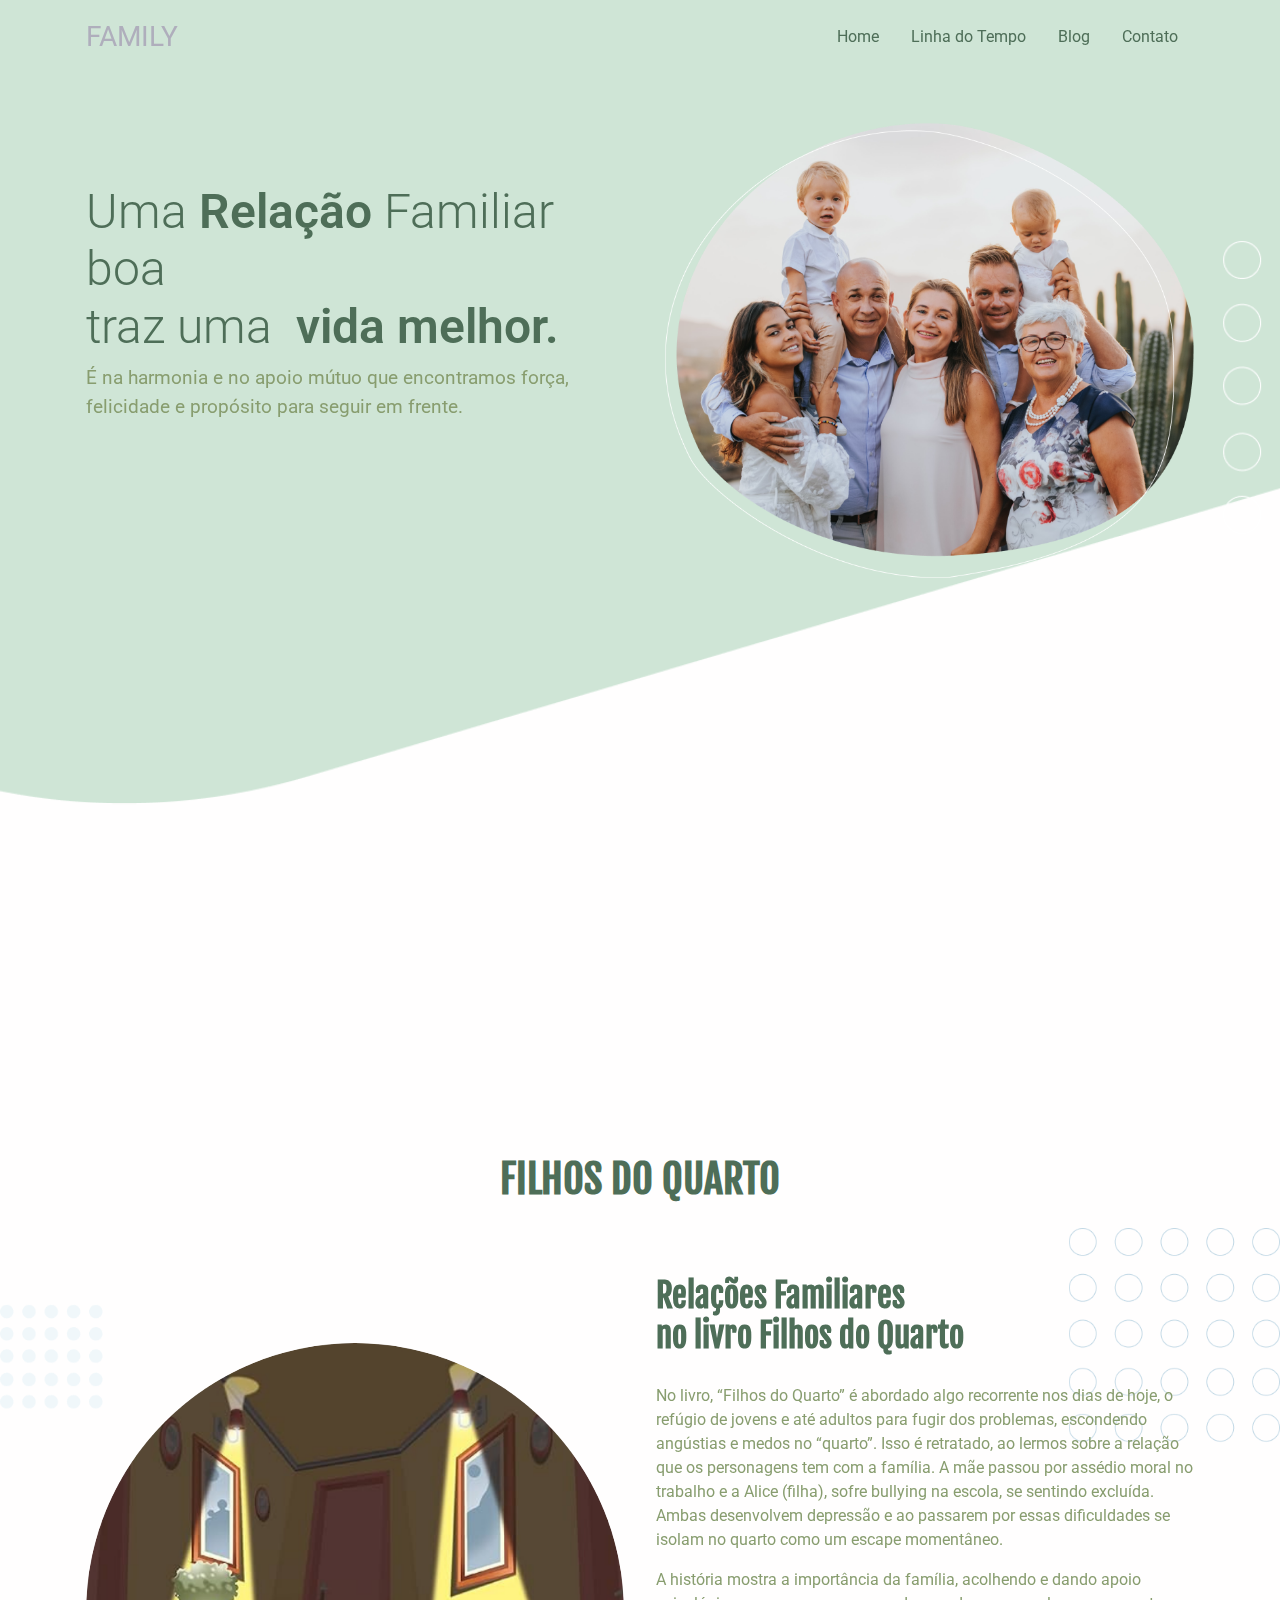
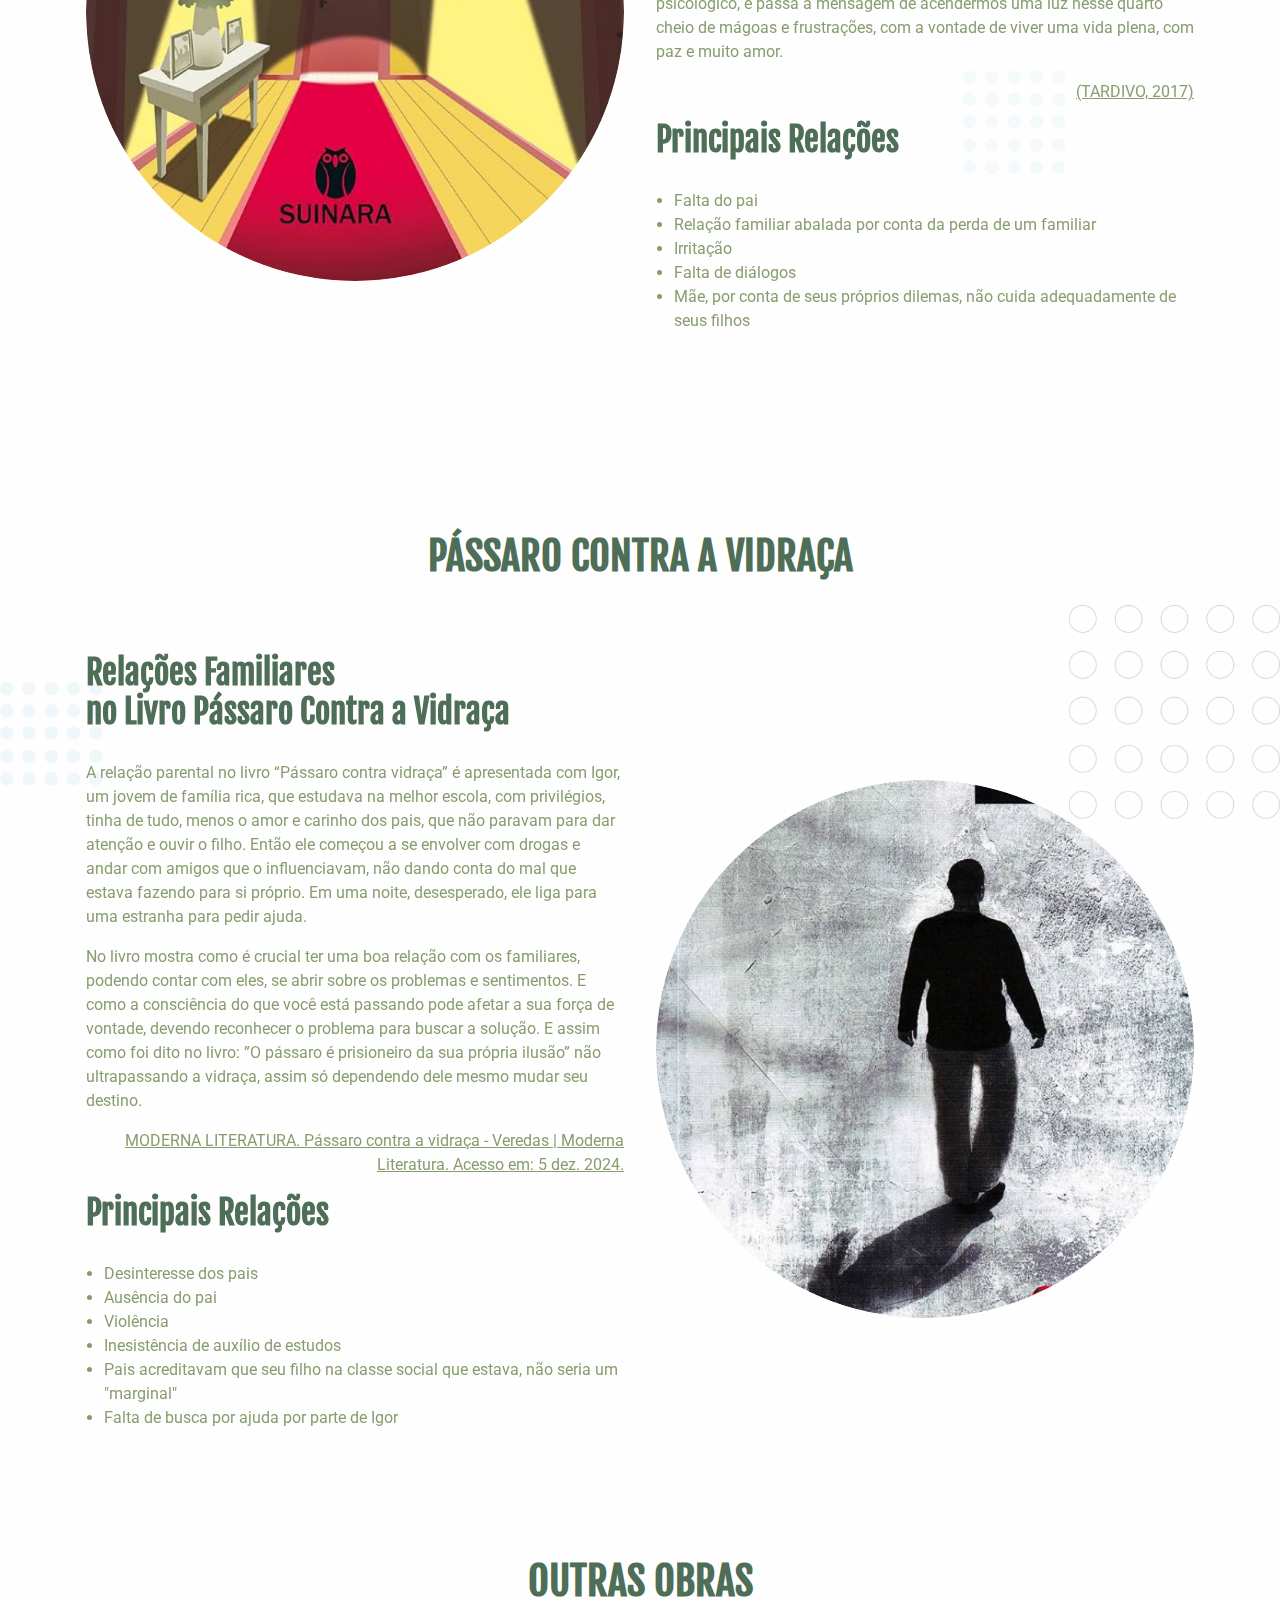
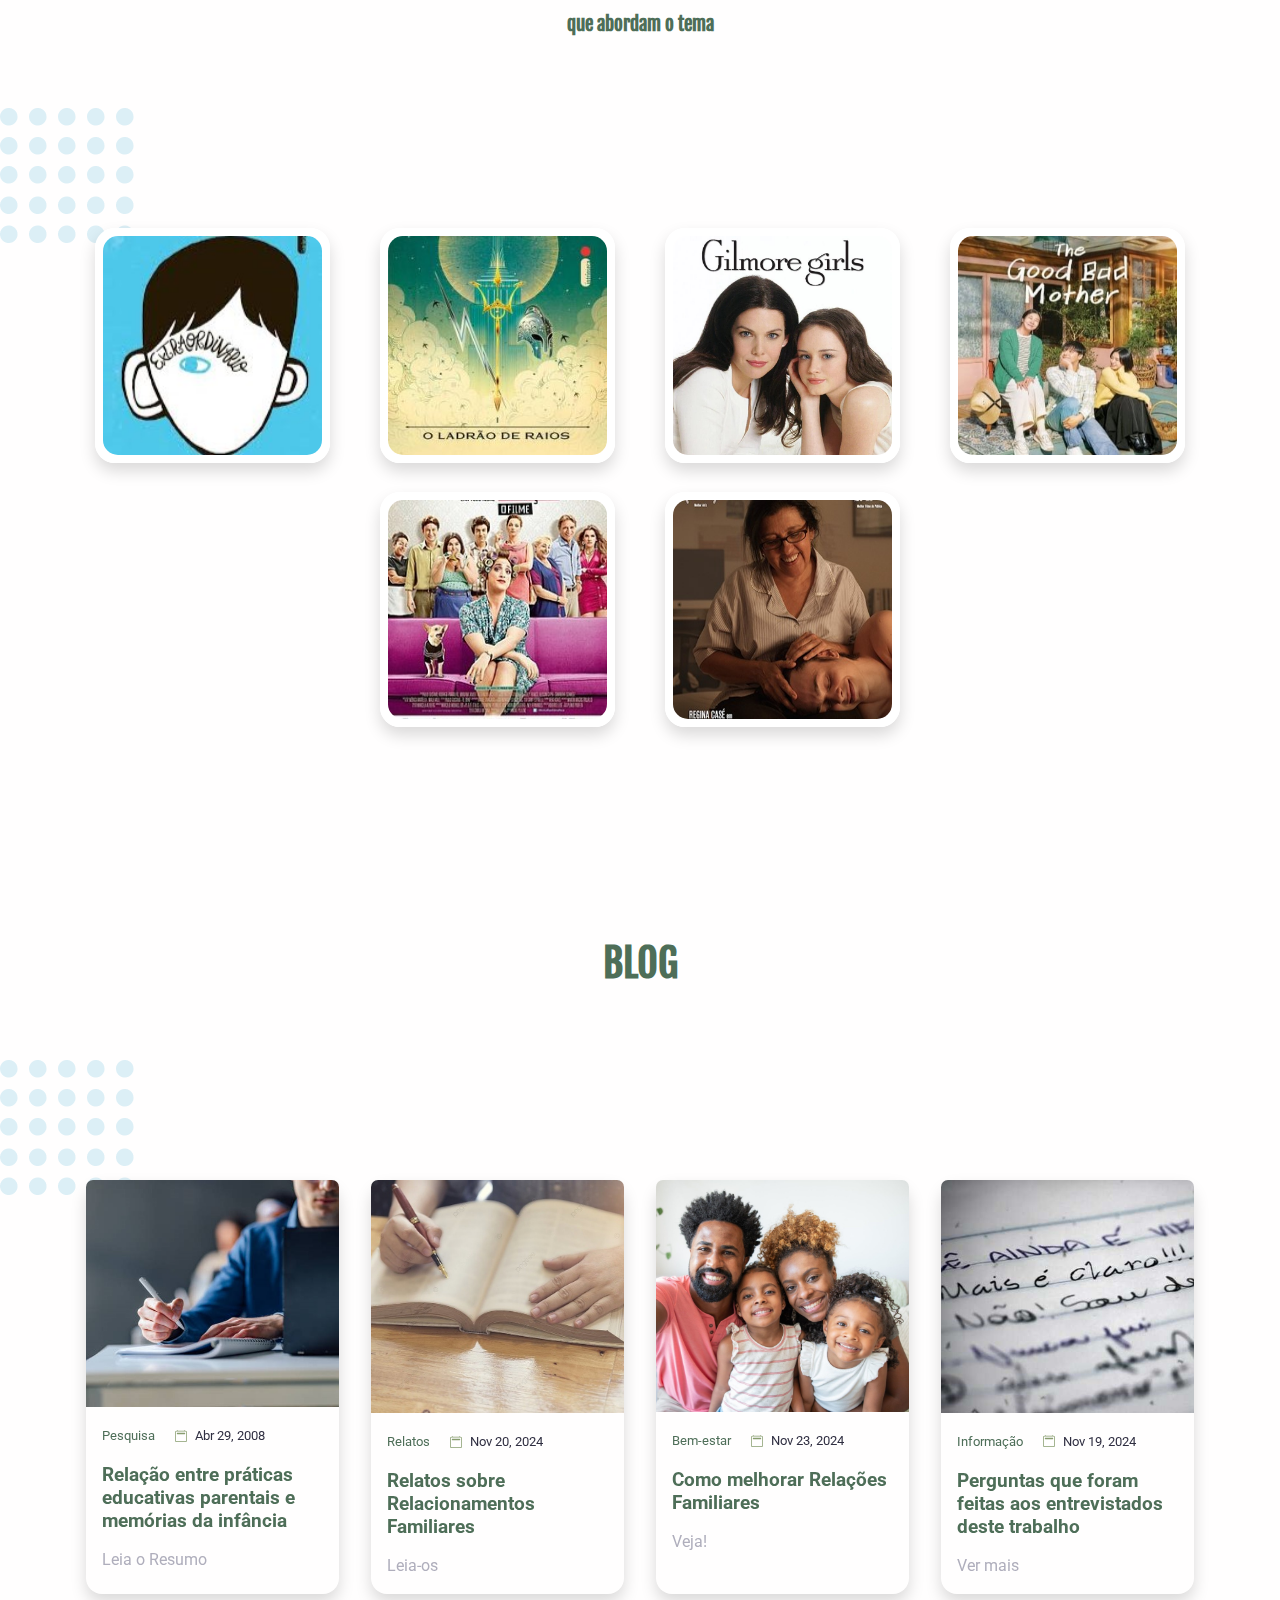
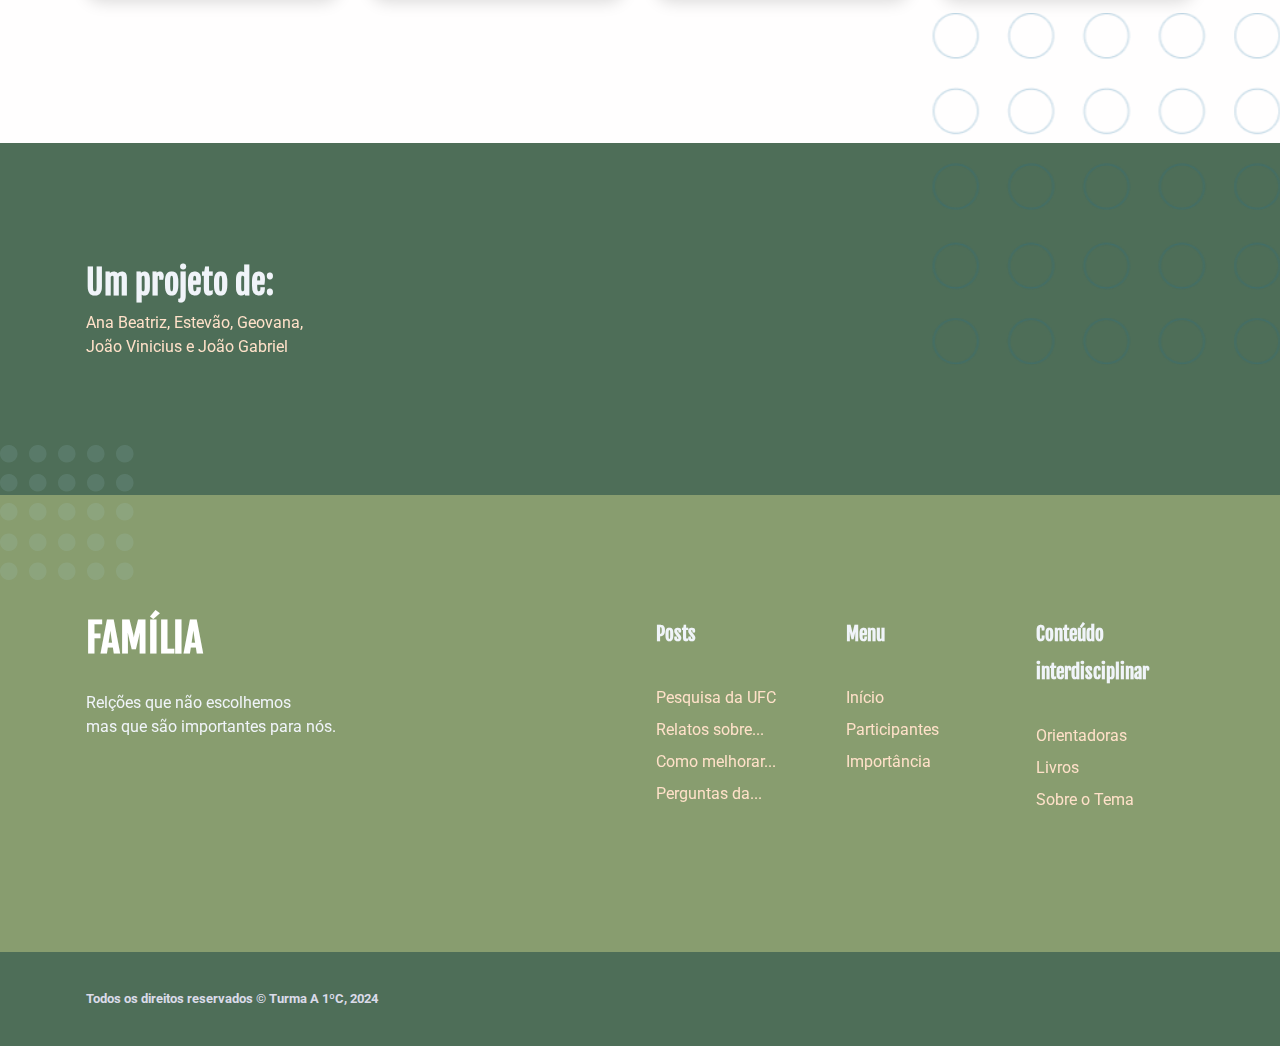
<file: obras.html>
<!DOCTYPE html>
<html lang="pt-br" dir="ltr">

  <head>
    <meta charset="utf-8">
    <meta http-equiv="X-UA-Compatible" content="IE=edge">
    <meta name="viewport" content="width=device-width, initial-scale=1">


    <!-- ===============================================-->
    <!--    Document Title-->
    <!-- ====================================== -->
    <title>Obras Relacionadas</title>



    <!-- ===============================================-->
    <!--    Favicons-->
    <!-- ===============================================-->
    <link rel="apple-touch-icon" sizes="180x180" href="assets/img/favicons/apple-touch-icon.png">
    <link rel="icon" type="image/png" sizes="32x32" href="assets/img/favicons/favicon-32x32.png">
    <link rel="icon" type="image/png" sizes="16x16" href="assets/img/favicons/favicon-16x16.png">
    <link rel="shortcut icon" type="image/x-icon" href="assets/img/favicons/favicon.ico">
    <link rel="manifest" href="assets/img/favicons/manifest.json">
    <meta name="msapplication-TileImage" content="assets/img/favicons/mstile-150x150.png">
    <meta name="theme-color" content="#ffffff">


    <!-- ===============================================-->
    <!--    Stylesheets-->
    <!-- ===============================================-->
    <link href="assets/css/theme.css" rel="stylesheet" />
    <link rel="stylesheet" href="assets/css/style.css">

  </head>

  
  <body>
    <!-- ===============================================-->
    <!--    Main Content-->
    <!-- ===============================================-->
    <main class="main" id="top">
      
      <nav class="navbar navbar-expand-lg navbar-light fixed-top py-3 d-block" data-navbar-on-scroll="data-navbar-on-scroll">
        <div class="container"><a class="navbar-brand" href="index.html"><!--<img src="assets/img/gallery/logo.png" width="118" alt="logo" />-->FAMILY</a>
          <button class="navbar-toggler" type="button" data-bs-toggle="collapse" data-bs-target="#navbarSupportedContent" aria-controls="navbarSupportedContent" aria-expanded="false" aria-label="Toggle navigation"><span class="navbar-toggler-icon"> </span></button>
          <div class="collapse navbar-collapse border-top border-lg-0 mt-4 mt-lg-0" id="navbarSupportedContent">
            <ul class="navbar-nav ms-auto pt-2 pt-lg-0 font-base">
              <li class="nav-item px-2"><a class="nav-link" aria-current="page" href="index.html">Home</a></li>
              <li class="nav-item px-2"><a class="nav-link" href="linha-do-tempo.html">Linha do Tempo</a></li>
              <li class="nav-item px-2"><a class="nav-link" href="#blog">Blog</a></li>
              <li class="nav-item px-2"><a class="nav-link" href="contato.html">Contato</a></li>
            </ul>
          </div>
        </div>
      </nav>

      <section class="py-xxl-10 pb-0" id="home">
        <div class="bg-holder bg-size" style="background-image:url(assets/img/gallery/hero-bg.png);background-position:top center;background-size:cover;">
        </div>
        <!--/.bg-holder-->

        <div class="container">
          <div class="row min-vh-xl-100 min-vh-xxl-25">
            <div class="col-md-5 col-xl-6 col-xxl-7 order-0 order-md-1 text-end"><img class="pt-7 pt-md-0 w-100" src="assets/img/gallery/hero.png" alt="hero-header" /></div>
            <div class="col-md-75 col-xl-6 col-xxl-5 text-md-start text-center py-6">
              <h1 class="fw-light font-base fs-6 fs-xxl-7">Uma <strong>Relação </strong>Familiar boa<br />traz uma &nbsp;<strong>vida melhor.</strong></h1>
              <p class="fs-1 mb-5">É na harmonia e no apoio mútuo que encontramos força,<br />felicidade e propósito para seguir em frente.</p>
            </div>
          </div>
        </div>
      </section>


      <!-- ============================================-->
      <!-- <section> begin ======= Filhos quarto ======-->
      <section class="pb-0" id="livros">

        <div class="container">
          <div class="row">
            <div class="col-12 py-3">
              <div class="bg-holder bg-size">
              </div>
              <!--/.bg-holder-->

              <h1 class="text-center">FILHOS DO QUARTO</h1>
            </div>
          </div>
        </div>
        <!-- end of .container-->

      </section>
      <!-- <section> close ============================-->
      <!-- ============================================-->

      <section class="py-5">
        <div class="bg-holder bg-size" style="background-image:url(assets/img/gallery/about-bg.png);background-position:top center;background-size:contain;">
        </div>
        <!--/.bg-holder-->

        <div class="container">
          <div class="row align-items-center">
            <div class="col-md-6 order-md-1 order-lg-0 mb-5 mb-lg-0"><img class="fit-cover rounded-circle w-100" src="assets/img/gallery/filhos-do-quarto.png" alt="..." /></div>
            <div class="col-md-6 text-center text-md-start">
              <h2 class="fw-bold mb-4">Relações Familiares <br class="d-none d-sm-block" />no livro Filhos do Quarto</h2>
              <p>No livro, “Filhos do Quarto” é abordado algo recorrente nos dias de hoje, o refúgio de jovens e até adultos para fugir dos problemas, escondendo angústias e medos no “quarto”. Isso é retratado, ao lermos sobre a relação que os personagens tem com a família. A mãe passou por assédio moral no trabalho e a Alice (filha), sofre bullying na escola, se sentindo excluída. Ambas desenvolvem depressão e ao passarem por essas dificuldades se isolam no quarto como um escape momentâneo.</p>
              <p>A história mostra a importância da família, acolhendo e dando apoio psicológico, e passa a mensagem de acendermos uma luz nesse quarto cheio de mágoas e frustrações, com a vontade de viver uma vida plena, com paz e muito amor.</p>
              <p class="text-end"><a class="texto-ref" href="https://planetapontocom.org.br/revista/artigos/os-filhos-do-quarto">(TARDIVO, 2017)</a></p>

              <h2 class="fw-bold mb-4">Principais Relações</h2>
              <ul>
                <li class="text-start">Falta do pai</li>
                <li class="text-start">Relação familiar abalada por conta da perda de um familiar</li>
                <li class="text-start">Irritação</li>
                <li class="text-start">Falta de diálogos</li>
                <li class="text-start">Mãe, por conta de seus próprios dilemas, não cuida adequadamente de seus filhos</li>
              </ul>
            </div>
          </div>
        </div>
      </section>


      <!-- ============================================-->
      <!-- <section> begin ======= Pássaro vidraça ====-->
      <section class="pb-0">

        <div class="container">
          <div class="row">
            <div class="col-12 py-3">
              <div class="bg-holder bg-size">
              </div>
              <!--/.bg-holder-->

              <h1 class="text-center">PÁSSARO CONTRA A VIDRAÇA</h1>
            </div>
          </div>
        </div>
        <!-- end of .container-->

      </section>
      <!-- <section> close ============================-->
      <!-- ============================================-->

      <section class="py-5">
        <div class="bg-holder bg-size" style="background-image:url(assets/img/gallery/about-bg.png);background-position:top center;background-size:contain;">
        </div>
        <!--/.bg-holder-->

        <div class="container">
          <div class="row align-items-center">
            <div class="col-md-6 order-lg-1 mb-5 mb-lg-0"><img class="fit-cover rounded-circle w-100" src="assets/img/gallery/passaro-contra-vidraca.png" alt="..." /></div>
            <div class="col-md-6 text-center text-md-start">
              <h2 class="fw-bold mb-4">Relações Familiares <br class="d-none d-sm-block" />no Livro Pássaro Contra a Vidraça</h2>
              <p>A relação parental no livro “Pássaro contra vidraça” é apresentada com Igor, um jovem de família rica, que estudava na melhor escola, com privilégios, tinha de tudo, menos o amor e carinho dos pais, que não paravam para dar atenção e ouvir o filho. Então ele começou a se envolver com drogas e andar com amigos que o influenciavam, não dando conta do mal que estava fazendo para si próprio. Em uma noite, desesperado, ele liga para uma estranha para pedir ajuda.</p>
              <p>No livro mostra como é crucial ter uma boa relação com os familiares, podendo contar com eles, se abrir sobre os problemas e sentimentos. E como a consciência do que você está passando pode afetar a sua força de vontade, devendo reconhecer o problema para buscar a solução. E assim como foi dito no livro: ”O pássaro é prisioneiro da sua própria ilusão” não ultrapassando a vidraça, assim só dependendo dele mesmo mudar seu destino.</p>
              <p class="text-end"><a class="texto-ref" href="https://www.moderna.com.br/literatura/livro/passaro-contra-a-vidraca-1">MODERNA LITERATURA. Pássaro contra a vidraça - Veredas | Moderna Literatura. Acesso em: 5 dez. 2024.</a></p>

              <h2 class="fw-bold mb-4">Principais Relações</h2>
              <ul>
                <li class="text-start">Desinteresse dos pais</li>
                <li class="text-start">Ausência do pai</li>
                <li class="text-start">Violência</li>
                <li class="text-start">Inesistência de auxílio de estudos</li>
                <li class="text-start">Pais acreditavam que seu filho na classe social que estava, não seria um "marginal"</li>
                <li class="text-start">Falta de busca por ajuda por parte de Igor</li>
              </ul>
            </div>
          </div>
        </div>
      </section>


      <!-- ============================================-->
      <!-- <section> begin ======= SUJESTÕES ==========-->
      <section class="py-5" id="sujestoes">

        <div class="container">
          <div class="row">
            <div class="col-12 py-3">
              <div class="bg-holder bg-size">
              </div>
              <!--/.bg-holder-->

              <h1 class="text-center">OUTRAS OBRAS</h1>
              <h5 class="text-center">que abordam o tema</h5>
            </div>
          </div>
        </div>
        <!-- end of .container-->

      </section>
      <!-- <section> close ============================-->
      <!-- ============================================-->


      <section>
        <div class="bg-holder bg-size" style="background-image:url(assets/img/gallery/dot-bg.png);background-position:top left;background-size:auto;">
        </div>
        <!--/.bg-holder-->


        <div class="container">
          <div class="row">

            <div class="col-sm-6 col-lg-3 mb-4 d-flex justify-content-center">

              <button class="btn-sujestoes" data-bs-toggle="modal" data-bs-target="#modal1">
                <div class="card-sujestoes shadow">
                  <img class="img-card-sujestao" src="assets/img/gallery/extraordinario.jpeg" alt="...">
                  <div class="card-sujestao-body">
                    <h1 class="card-title-sujestoes estraordinario-title-card">Extraordinário</h1>
                    <p class="card-subtitle-sujestoes">Saiba mais</p>
                  </div>
                </div>
              </button>
            </div>
            <!-- Modal 1 -->
            <div class="modal fade" id="modal1" data-bs-backdrop="static" data-bs-keyboard="false" tabindex="-1" aria-labelledby="staticBackdropLabel" aria-hidden="true">
              <div class="modal-dialog modal-dialog-centered modal-dialog-scrollable">
                <div class="modal-content">
                  <div class="modal-header">
                    <h1 class="modal-title fs-5" id="staticBackdropLabel">Extraordinário</h1>
                    <button type="button" class="btn-close" data-bs-dismiss="modal" aria-label="Close"></button>
                  </div>
                  <div class="modal-body">
                    Extraordinário é um romance infantil escrito por R. J. Palacio. Publicado em 14 de fevereiro de 2012, conta a história de Auggie Pullman, um garoto que sofre da síndrome de Treacher Collins, que causa deformação facial. O livro explora as dinâmicas da família Pullman, desde educar Auggie em casa até certa idade para protegê-lo do vil mundo ao qual estava exposto, até os esforços em tratá-lo como uma pessoa normal, apesar de não sentir-se assim. 
                  </div>
                  <div class="modal-footer">
                    <button type="button" class="btn btn-secondary" data-bs-dismiss="modal">Fechar</button>
                  </div>
                </div>
              </div>
            </div>


            <div class="col-sm-6 col-lg-3 mb-4 d-flex justify-content-center">

              <button class="btn-sujestoes" data-bs-toggle="modal" data-bs-target="#modal2">
                <div class="card-sujestoes shadow">
                  <img class="img-card-sujestao" src="assets/img/gallery/percy-jackson.jpg" alt="...">
                  <div class="card-sujestao-body">
                    <h1 class="card-title-sujestoes">Percy Jackson</h1>
                    <p class="card-subtitle-sujestoes">Saiba mais</p>
                  </div>
                </div>
              </button>
            </div>
            <!-- Modal 2 -->
            <div class="modal fade" id="modal2" data-bs-backdrop="static" data-bs-keyboard="false" tabindex="-1" aria-labelledby="staticBackdropLabel" aria-hidden="true">
              <div class="modal-dialog modal-dialog-centered modal-dialog-scrollable">
                <div class="modal-content">
                  <div class="modal-header">
                    <h1 class="modal-title fs-5" id="staticBackdropLabel">Percy Jackson</h1>
                    <button type="button" class="btn-close" data-bs-dismiss="modal" aria-label="Close"></button>
                  </div>
                  <div class="modal-body">
                    Escrito por Richard Russell Riordan Jr. (Rick Riordan) entre 2005 e 2009, a série de livros infanto-juvenis Percy Jackson e Os Olimpianos segue os “meio-sangues” (ou semideuses), filhos de humanos com deuses da mitologia grega e, ao longo da saga, os leitores vêem a relação que esses têm com seus pais, seja com a parte humana ou divina, e como isso afeta seus sentimentos e personalidades.
                  </div>
                  <div class="modal-footer">
                    <button type="button" class="btn btn-secondary" data-bs-dismiss="modal">Fechar</button>
                  </div>
                </div>
              </div>
            </div>


            <div class="col-sm-6 col-lg-3 mb-4 d-flex justify-content-center">

              <button class="btn-sujestoes" data-bs-toggle="modal" data-bs-target="#modal3">
                <div class="card-sujestoes shadow">
                  <img class="img-card-sujestao" src="assets/img/gallery/gilmore-girls.jpg" alt="...">
                  <div class="card-sujestao-body">
                    <h1 class="card-title-sujestoes">Gilmore girls</h1>
                    <p class="card-subtitle-sujestoes">Saiba mais</p>
                  </div>
                </div>
              </button>
            </div>
            <!-- Modal 3 -->
            <div class="modal fade" id="modal3" data-bs-backdrop="static" data-bs-keyboard="false" tabindex="-1" aria-labelledby="staticBackdropLabel" aria-hidden="true">
              <div class="modal-dialog modal-dialog-centered modal-dialog-scrollable">
                <div class="modal-content">
                  <div class="modal-header">
                    <h1 class="modal-title fs-5" id="staticBackdropLabel">Gilmore girls</h1>
                    <button type="button" class="btn-close" data-bs-dismiss="modal" aria-label="Close"></button>
                  </div>
                  <div class="modal-body">
                    Transmitida pela The CW de 2000 a 2007, o seriado norte-americano Gilmore Girls acompanha “a independente Lorelai e a inteligente Rory”  numa “relação mãe-filha feita de diretas sem papas na língua”, sendo, muitas vezes, confundidas como irmãs! A série aborda essa relação amistosa e como ela pode trazer benefícios às duas, fazendo-as crescerem cada uma em seu papel.
                  </div>
                  <div class="modal-footer">
                    <button type="button" class="btn btn-secondary" data-bs-dismiss="modal">Fechar</button>
                  </div>
                </div>
              </div>
            </div>


            <div class="col-sm-6 col-lg-3 mb-4 d-flex justify-content-center">

              <button class="btn-sujestoes" data-bs-toggle="modal" data-bs-target="#modal4">
                <div class="card-sujestoes shadow">
                  <img class="img-card-sujestao" src="assets/img/gallery/the-good-bad-mother.jpg" alt="...">
                  <div class="card-sujestao-body">
                    <h1 class="card-title-sujestoes">The Good Bad Mother</h1>
                    <p class="card-subtitle-sujestoes">Saiba mais</p>
                  </div>
                </div>
              </button>
            </div>
            <!-- Modal 4 -->
            <div class="modal fade" id="modal4" data-bs-backdrop="static" data-bs-keyboard="false" tabindex="-1" aria-labelledby="staticBackdropLabel" aria-hidden="true">
              <div class="modal-dialog modal-dialog-centered modal-dialog-scrollable">
                <div class="modal-content">
                  <div class="modal-header">
                    <h1 class="modal-title fs-5" id="staticBackdropLabel">The Good Bad Mother</h1>
                    <button type="button" class="btn-close" data-bs-dismiss="modal" aria-label="Close"></button>
                  </div>
                  <div class="modal-body">
                    Lançado em 2023 pela Netflix, este K-drama conta a história de um promotor que, ao sofrer um acidente, tem uma perda de memória que o deixa com uma mentalidade duma criança de 7 anos, ficando aos cuidados de sua mãe. Essa aproximação forçada entre os dois possibilita à mãe entender os erros que cometeu para com seu filho, e lhe dá a oportunidade de consertá-los. 
                  </div>
                  <div class="modal-footer">
                    <button type="button" class="btn btn-secondary" data-bs-dismiss="modal">Fechar</button>
                  </div>
                </div>
              </div>
            </div>


          </div>

          <div class="row d-flex justify-content-center">
            
            <div class="col-sm-6 col-lg-3 mb-4 d-flex justify-content-center">

              <button class="btn-sujestoes" data-bs-toggle="modal" data-bs-target="#modal5">
                <div class="card-sujestoes shadow">
                  <img class="img-card-sujestao" src="assets/img/gallery/Minha_Mae_e_uma_Peca.jpg" alt="...">
                  <div class="card-sujestao-body">
                    <h1 class="card-title-sujestoes">Minha mãe é uma Peça</h1>
                    <p class="card-subtitle-sujestoes">Saiba mais</p>
                  </div>
                </div>
              </button>
            </div>
            <!-- Modal 4 -->
            <div class="modal fade" id="modal5" data-bs-backdrop="static" data-bs-keyboard="false" tabindex="-1" aria-labelledby="staticBackdropLabel" aria-hidden="true">
              <div class="modal-dialog modal-dialog-centered modal-dialog-scrollable">
                <div class="modal-content">
                  <div class="modal-header">
                    <h1 class="modal-title fs-5" id="staticBackdropLabel">Minha mãe é uma Peça</h1>
                    <button type="button" class="btn-close" data-bs-dismiss="modal" aria-label="Close"></button>
                  </div>
                  <div class="modal-body">
                    Lançado em 2013 nos cinemas brasileiros, Minha Mãe é uma Peça é uma comédia que gira em torno de Dona Hermínia, uma mulher de meia idade estressadíssima e já divorciada do marido que, quando descobre que os filhos a acham uma chata, fica chateada e vai visitar a tia por uns dias sem avisar ninguém, causando preocupação nos filhos. Em seus diálogos com a tia, Dona Hermínia relembra (com muito bom humor) como foi a experiência de criar seus filhos.
                  </div>
                  <div class="modal-footer">
                    <button type="button" class="btn btn-secondary" data-bs-dismiss="modal">Fechar</button>
                  </div>
                </div>
              </div>
            </div>


            <div class="col-sm-6 col-lg-3 mb-4 d-flex justify-content-center">

              <button class="btn-sujestoes" data-bs-toggle="modal" data-bs-target="#modal6">
                <div class="card-sujestoes shadow">
                  <img class="img-card-sujestao" src="assets/img/gallery/Que_horas_ela_volta.jpg" alt="...">
                  <div class="card-sujestao-body">
                    <h1 class="card-title-sujestoes">Que Horas Ela Volta?</h1>
                    <p class="card-subtitle-sujestoes">Saiba mais</p>
                  </div>
                </div>
              </button>
            </div>
            <!-- Modal 4 -->
            <div class="modal fade" id="modal6" data-bs-backdrop="static" data-bs-keyboard="false" tabindex="-1" aria-labelledby="staticBackdropLabel" aria-hidden="true">
              <div class="modal-dialog modal-dialog-centered modal-dialog-scrollable">
                <div class="modal-content">
                  <div class="modal-header">
                    <h1 class="modal-title fs-5" id="staticBackdropLabel">Que Horas Ela Volta?</h1>
                    <button type="button" class="btn-close" data-bs-dismiss="modal" aria-label="Close"></button>
                  </div>
                  <div class="modal-body">
                    Estreado no ano de 2015 e escolhido pelo Ministério da Cultura para representar o Brasil na edição de 2016 do Oscar - embora não tenha conquistado uma indicação ao prêmio -, o drama retrata a vida de Val, uma mulher nordestina de origem humilde, que vai para São Paulo à guisa de melhores condições de vida para a filha Jéssica, que ficou em Pernambuco com o avô. Mas depois de anos distante, quando Jéssica aparece na cidade para prestar um vestibular, e passa a conhecer a família para a qual sua mãe trabalha, o ambiente se torna tenso. 
                  </div>
                  <div class="modal-footer">
                    <button type="button" class="btn btn-secondary" data-bs-dismiss="modal">Fechar</button>
                  </div>
                </div>
              </div>
            </div>

          </div>

        </div>
      </section>


      <!-- ============================================-->
      <!-- <section> begin ============== BLOG ========-->
      <section class="py-5" id="blog">

        <div class="container">
          <div class="row">
            <div class="col-12 py-3">
              <div class="bg-holder bg-size">
              </div>
              <!--/.bg-holder-->

              <h1 class="text-center">BLOG</h1>
            </div>
          </div>
        </div>
        <!-- end of .container-->

      </section>
      <!-- <section> close ============================-->
      <!-- ============================================-->


      <section>
        <div class="bg-holder bg-size" style="background-image:url(assets/img/gallery/dot-bg.png);background-position:top left;background-size:auto;">
        </div>
        <!--/.bg-holder-->

        <div class="container">
          <div class="row">
            <div class="col-sm-6 col-lg-3 mb-4">
              <div class="card h-100 shadow card-span rounded-3"><img class="card-img-top rounded-top-3" src="assets/img/gallery/pesquisa.jpg" alt="news" />
                <div class="card-body"><span class="fs--1 text-primary me-3">Pesquisa</span>
                  <svg class="bi bi-calendar2 me-2" xmlns="http://www.w3.org/2000/svg" width="12" height="12" fill="currentColor" viewBox="0 0 16 16">
                    <path d="M3.5 0a.5.5 0 0 1 .5.5V1h8V.5a.5.5 0 0 1 1 0V1h1a2 2 0 0 1 2 2v11a2 2 0 0 1-2 2H2a2 2 0 0 1-2-2V3a2 2 0 0 1 2-2h1V.5a.5.5 0 0 1 .5-.5zM2 2a1 1 0 0 0-1 1v11a1 1 0 0 0 1 1h12a1 1 0 0 0 1-1V3a1 1 0 0 0-1-1H2z"></path>
                    <path d="M2.5 4a.5.5 0 0 1 .5-.5h10a.5.5 0 0 1 .5.5v1a.5.5 0 0 1-.5.5H3a.5.5 0 0 1-.5-.5V4z"> </path>
                  </svg><span class="fs--1 text-900">Abr 29, 2008</span><span class="fs--1"></span>
                  <h5 class="font-base fs-lg-0 fs-xl-1 my-3">Relação entre práticas educativas parentais e memórias da infância</h5><a class="stretched-link" href="pesquisa-ufc.html">Leia o Resumo</a>
                </div>
              </div>
            </div>
            <div class="col-sm-6 col-lg-3 mb-4">
              <div class="card h-100 shadow card-span rounded-3"><img class="card-img-top rounded-top-3" src="assets/img/gallery/relatos-image.jpg" alt="news" />
                <div class="card-body"><span class="fs--1 text-primary me-3">Relatos</span>
                  <svg class="bi bi-calendar2 me-2" xmlns="http://www.w3.org/2000/svg" width="12" height="12" fill="currentColor" viewBox="0 0 16 16">
                    <path d="M3.5 0a.5.5 0 0 1 .5.5V1h8V.5a.5.5 0 0 1 1 0V1h1a2 2 0 0 1 2 2v11a2 2 0 0 1-2 2H2a2 2 0 0 1-2-2V3a2 2 0 0 1 2-2h1V.5a.5.5 0 0 1 .5-.5zM2 2a1 1 0 0 0-1 1v11a1 1 0 0 0 1 1h12a1 1 0 0 0 1-1V3a1 1 0 0 0-1-1H2z"></path>
                    <path d="M2.5 4a.5.5 0 0 1 .5-.5h10a.5.5 0 0 1 .5.5v1a.5.5 0 0 1-.5.5H3a.5.5 0 0 1-.5-.5V4z"> </path>
                  </svg><span class="fs--1 text-900">Nov 20, 2024</span><span class="fs--1"></span>
                  <h5 class="font-base fs-lg-0 fs-xl-1 my-3">Relatos sobre Relacionamentos Familiares</h5><a class="stretched-link" href="relatos.html">Leia-os</a>
                </div>
              </div>
            </div>
            <div class="col-sm-6 col-lg-3 mb-4">
              <div class="card h-100 shadow card-span rounded-3"><img class="card-img-top rounded-top-3" src="assets/img/gallery/familia.jpeg" alt="news" />
                <div class="card-body"><span class="fs--1 text-primary me-3">Bem-estar</span>
                  <svg class="bi bi-calendar2 me-2" xmlns="http://www.w3.org/2000/svg" width="12" height="12" fill="currentColor" viewBox="0 0 16 16">
                    <path d="M3.5 0a.5.5 0 0 1 .5.5V1h8V.5a.5.5 0 0 1 1 0V1h1a2 2 0 0 1 2 2v11a2 2 0 0 1-2 2H2a2 2 0 0 1-2-2V3a2 2 0 0 1 2-2h1V.5a.5.5 0 0 1 .5-.5zM2 2a1 1 0 0 0-1 1v11a1 1 0 0 0 1 1h12a1 1 0 0 0 1-1V3a1 1 0 0 0-1-1H2z"></path>
                    <path d="M2.5 4a.5.5 0 0 1 .5-.5h10a.5.5 0 0 1 .5.5v1a.5.5 0 0 1-.5.5H3a.5.5 0 0 1-.5-.5V4z"> </path>
                  </svg><span class="fs--1 text-900">Nov 23, 2024</span><span class="fs--1"></span>
                  <h5 class="font-base fs-lg-0 fs-xl-1 my-3">Como melhorar Relações Familiares</h5><a class="stretched-link" href="melhorarrelacoes.html">Veja!</a>
                </div>
              </div>
            </div>
            <div class="col-sm-6 col-lg-3 mb-4">
              <div class="card h-100 shadow card-span rounded-3"><img class="card-img-top rounded-top-3" src="assets/img/gallery/perguntas.jpg" alt="news" />
                <div class="card-body"><span class="fs--1 text-primary me-3">Informação</span>
                  <svg class="bi bi-calendar2 me-2" xmlns="http://www.w3.org/2000/svg" width="12" height="12" fill="currentColor" viewBox="0 0 16 16">
                    <path d="M3.5 0a.5.5 0 0 1 .5.5V1h8V.5a.5.5 0 0 1 1 0V1h1a2 2 0 0 1 2 2v11a2 2 0 0 1-2 2H2a2 2 0 0 1-2-2V3a2 2 0 0 1 2-2h1V.5a.5.5 0 0 1 .5-.5zM2 2a1 1 0 0 0-1 1v11a1 1 0 0 0 1 1h12a1 1 0 0 0 1-1V3a1 1 0 0 0-1-1H2z"></path>
                    <path d="M2.5 4a.5.5 0 0 1 .5-.5h10a.5.5 0 0 1 .5.5v1a.5.5 0 0 1-.5.5H3a.5.5 0 0 1-.5-.5V4z"> </path>
                  </svg><span class="fs--1 text-900">Nov 19, 2024</span><span class="fs--1"></span>
                  <h5 class="font-base fs-lg-0 fs-xl-1 my-3">Perguntas que foram feitas aos entrevistados deste trabalho</h5><a class="stretched-link" href="perguntas-entrevista.html">Ver mais</a>
                </div>
              </div>
            </div>
          </div>
        </div>
      </section>


      <section class="bg-primary">
        <div class="bg-holder bg-size" style="background-image:url(assets/img/gallery/cta-bg.png);background-position:center right;margin-top:-8.125rem;background-size:contain;">
        </div>
        <!--/.bg-holder-->

        <div class="container">
          <div class="row">
            <div class="col-lg-6">
              <h2 class="fw-bold text-light">Um projeto de:</h2>
              <p class="text-soft-primary">Ana Beatriz, Estevão, Geovana, <br />João Vinicius e João Gabriel</p>
            </div>
          </div>
        </div>
      </section>
      <section class="py-0 bg-secondary">
        <div class="bg-holder opacity-25" style="background-image:url(assets/img/gallery/dot-bg.png);background-position:top left;margin-top:-3.125rem;background-size:auto;">
        </div>
        <!--/.bg-holder-->

        <div class="container">
          <div class="row py-8">
            <div class="col-12 col-sm-12 col-lg-6 mb-4 order-0 order-sm-0"><a class="text-decoration-none" href="#"><h1 class="h1-footer">FAMÍLIA</h1></a>
              <p class="text-light my-4">Relções que não escolhemos <br />mas que são importantes para nós.</p>
            </div>
            <div class="col-6 col-sm-4 col-lg-2 mb-3 order-2 order-sm-1">
              <h5 class="lh-lg fw-bold mb-4 text-light font-sans-serif">Posts</h5>
              <ul class="list-unstyled mb-md-4 mb-lg-0">
                <li class="lh-lg"><a class="footer-link" href="pesquisa-ufc.html">Pesquisa da UFC</a></li>
                <li class="lh-lg"><a class="footer-link" href="relatos.html">Relatos sobre...</a></li>
                <li class="lh-lg"><a class="footer-link" href="melhorarrelacoes.html">Como melhorar...</a></li>
                <li class="lh-lg"><a class="footer-link" href="perguntas-entrevista.html">Perguntas da...</a></li>
              </ul>
            </div>
            <div class="col-6 col-sm-4 col-lg-2 mb-3 order-3 order-sm-2">
              <h5 class="lh-lg fw-bold text-light mb-4 font-sans-serif">Menu</h5>
              <ul class="list-unstyled mb-md-4 mb-lg-0">
                <li class="lh-lg"><a class="footer-link" href="index.html#home">Início</a></li>
                <li class="lh-lg"><a class="footer-link" href="index.html#grupo">Participantes</a></li>
                <li class="lh-lg"><a class="footer-link" href="index.html#importancia">Importância</a></li>
              </ul>
            </div>
            <div class="col-6 col-sm-4 col-lg-2 mb-3 order-3 order-sm-2">
              <h5 class="lh-lg fw-bold text-light mb-4 font-sans-serif"> Conteúdo interdisciplinar</h5>
              <ul class="list-unstyled mb-md-4 mb-lg-0">
                <li class="lh-lg"><a class="footer-link" href="index.html#sobre">Orientadoras</a></li>
                <li class="lh-lg"><a class="footer-link" href="obras#livros.html">Livros</a></li>
                <li class="lh-lg"><a class="footer-link" href="index.html#importancia">Sobre o Tema</a></li>
              </ul>
            </div>
          </div>
        </div>


        <!-- ============================================-->
        <!-- <section> begin ============================-->
        <section class="py-0 bg-primary">

          <div class="container">
            <div class="row justify-content-md-between justify-content-evenly py-4">
              <div class="col-12 col-sm-8 col-md-6 col-lg-auto text-center text-md-start">
                <p class="fs--1 my-2 fw-bold text-200">Todos os direitos reservados &copy; Turma A 1ºC, 2024</p>
              </div>
            </div>
          </div>
          <!-- end of .container-->

        </section>
        <!-- <section> close ============================-->
        <!-- ============================================-->


      </section>
    </main>
    <!-- ===============================================-->
    <!--    End of Main Content-->
    <!-- ===============================================-->




    <!-- ===============================================-->
    <!--    JavaScripts-->
    <!-- ===============================================-->
    <script src="vendors/@popperjs/popper.min.js"></script>
    <script src="vendors/bootstrap/bootstrap.min.js"></script>
    <script src="vendors/is/is.min.js"></script>
    <script src="https://scripts.sirv.com/sirvjs/v3/sirv.js"></script>
    <script src="https://polyfill.io/v3/polyfill.min.js?features=window.scroll"></script>
    <script src="vendors/fontawesome/all.min.js"></script>
    <script src="assets/js/theme.js"></script>

    <link rel="preconnect" href="https://fonts.googleapis.com">
    <link rel="preconnect" href="https://fonts.gstatic.com" crossorigin>
    <link href="https://fonts.googleapis.com/css2?family=Fjalla+One&amp;family=Roboto:ital,wght@0,100;0,300;0,400;0,500;0,700;0,900;1,100&amp;display=swap" rel="stylesheet">
  </body>

</html>
</file>
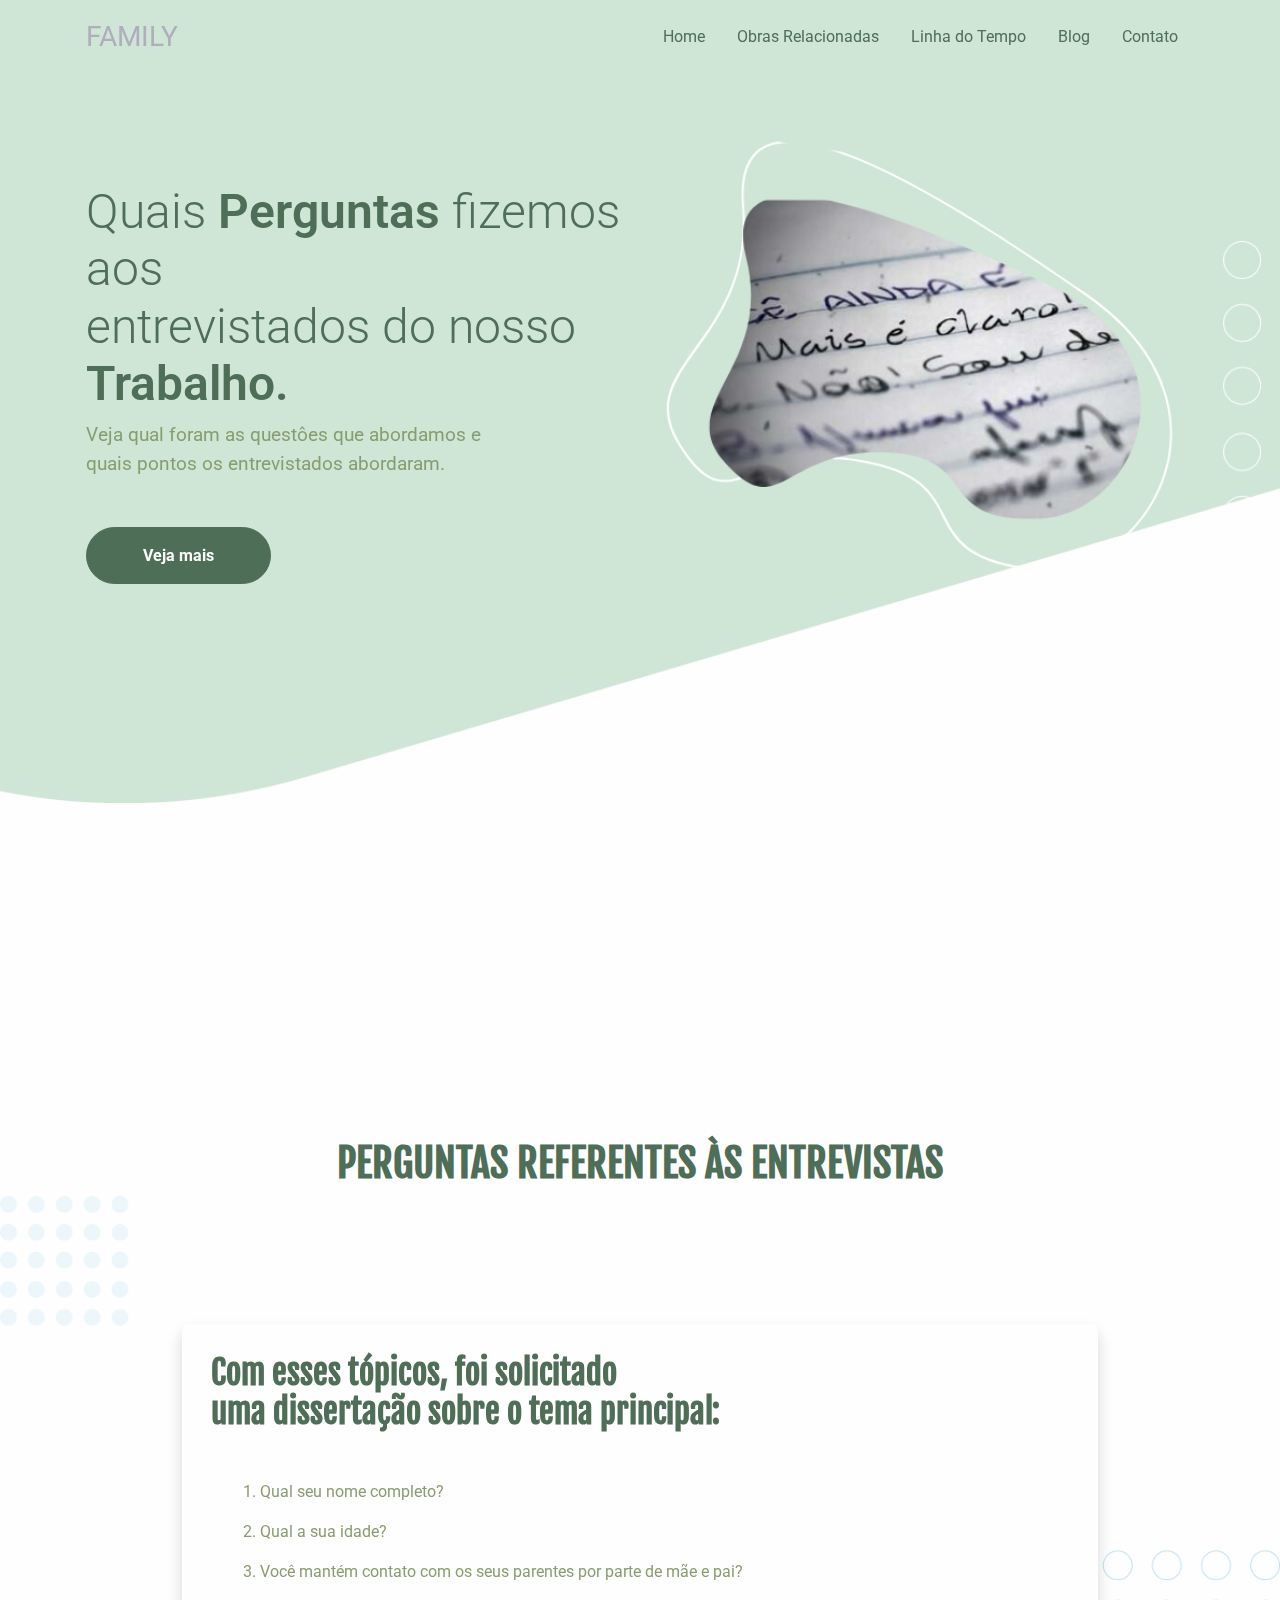
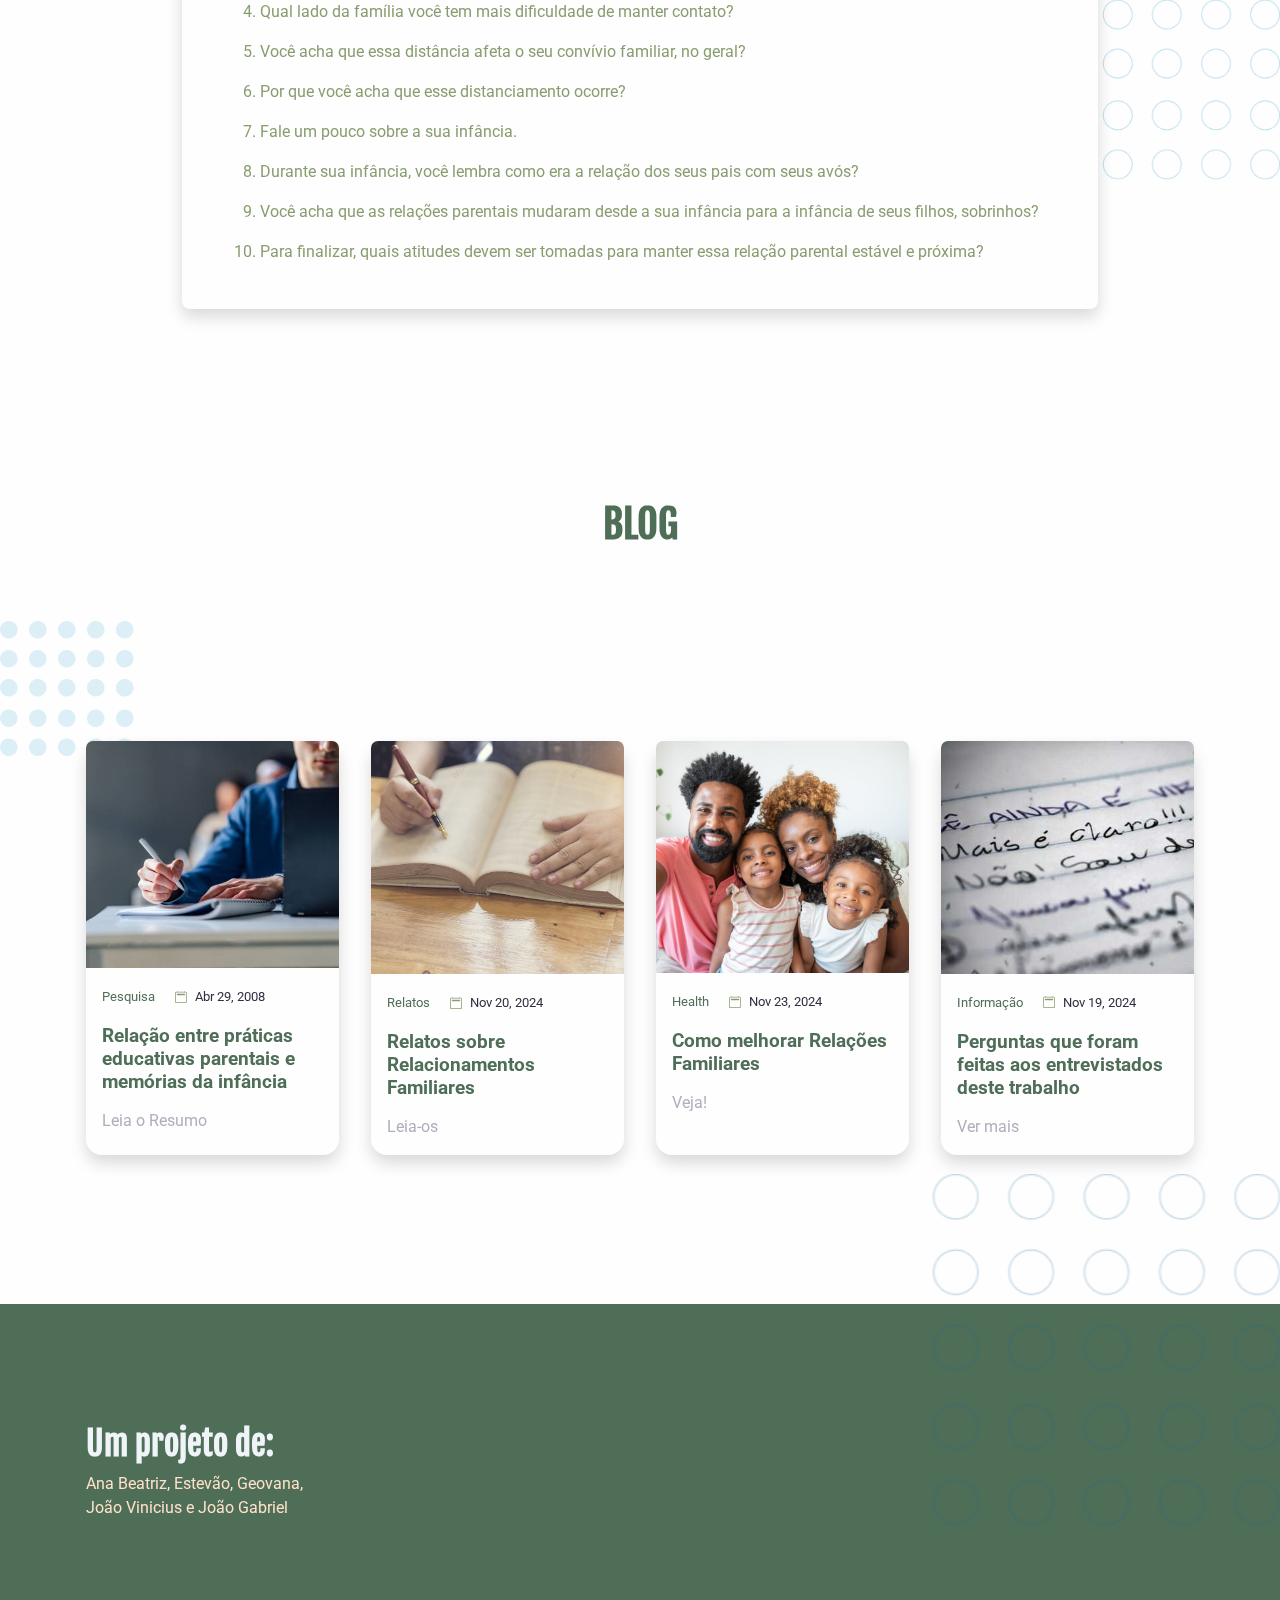
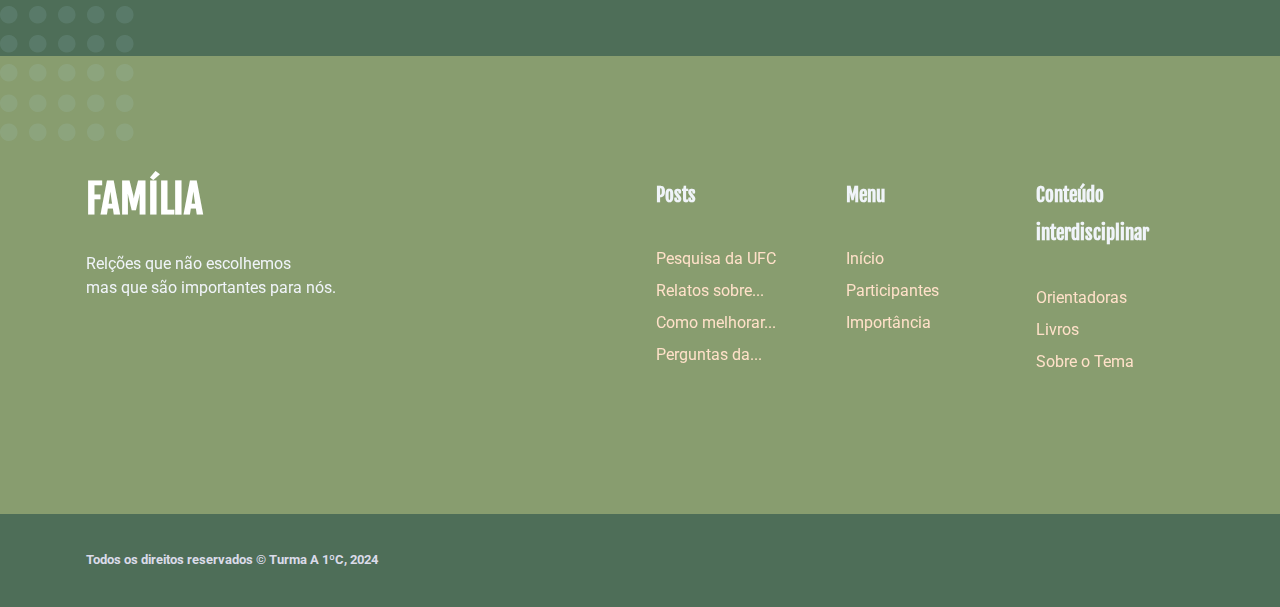
<file: perguntas-entrevista.html>
<!DOCTYPE html>
<html lang="pt-br" dir="ltr">

  <head>
    <meta charset="utf-8">
    <meta http-equiv="X-UA-Compatible" content="IE=edge">
    <meta name="viewport" content="width=device-width, initial-scale=1">


    <!-- ===============================================-->
    <!--    Document Title-->
    <!-- ====================================== -->
    <title>Perguntas Entrevistas</title>



    <!-- ===============================================-->
    <!--    Favicons-->
    <!-- ===============================================-->
    <link rel="apple-touch-icon" sizes="180x180" href="assets/img/favicons/apple-touch-icon.png">
    <link rel="icon" type="image/png" sizes="32x32" href="assets/img/favicons/favicon-32x32.png">
    <link rel="icon" type="image/png" sizes="16x16" href="assets/img/favicons/favicon-16x16.png">
    <link rel="shortcut icon" type="image/x-icon" href="assets/img/favicons/favicon.ico">
    <link rel="manifest" href="assets/img/favicons/manifest.json">
    <meta name="msapplication-TileImage" content="assets/img/favicons/mstile-150x150.png">
    <meta name="theme-color" content="#ffffff">


    <!-- ===============================================-->
    <!--    Stylesheets-->
    <!-- ===============================================-->
    <link href="assets/css/theme.css" rel="stylesheet" />
    <link rel="stylesheet" href="assets/css/style.css">

  </head>


  <body>

    <!-- ===============================================-->
    <!--    Main Content-->
    <!-- ===============================================-->
    <main class="main" id="top">
      
      <nav class="navbar navbar-expand-lg navbar-light fixed-top py-3 d-block" data-navbar-on-scroll="data-navbar-on-scroll">
        <div class="container"><a class="navbar-brand" href="index.html"><!--<img src="assets/img/gallery/logo.png" width="118" alt="logo" />-->FAMILY</a>
          <button class="navbar-toggler" type="button" data-bs-toggle="collapse" data-bs-target="#navbarSupportedContent" aria-controls="navbarSupportedContent" aria-expanded="false" aria-label="Toggle navigation"><span class="navbar-toggler-icon"> </span></button>
          <div class="collapse navbar-collapse border-top border-lg-0 mt-4 mt-lg-0" id="navbarSupportedContent">
            <ul class="navbar-nav ms-auto pt-2 pt-lg-0 font-base">
              <li class="nav-item px-2"><a class="nav-link" aria-current="page" href="index.html">Home</a></li>
              <li class="nav-item px-2"><a class="nav-link" aria-current="page" href="obras.html">Obras Relacionadas</a></li>
              <li class="nav-item px-2"><a class="nav-link" href="linha-do-tempo.html">Linha do Tempo</a></li>
              <li class="nav-item px-2"><a class="nav-link" href="#blog">Blog</a></li>
              <li class="nav-item px-2"><a class="nav-link" href="contato.html">Contato</a></li>
            </ul>
          </div>
        </div>
      </nav>

      <section class="py-xxl-10 pb-0" id="home">
        <div class="bg-holder bg-size" style="background-image:url(assets/img/gallery/hero-bg.png);background-position:top center;background-size:cover;">
        </div>
        <!--/.bg-holder-->

        <div class="container">
          <div class="row min-vh-xl-100 min-vh-xxl-25">
            <div class="col-md-5 col-xl-6 col-xxl-7 order-0 order-md-1 text-end"><img class="pt-7 pt-md-0 w-100" src="assets/img/gallery/perguntas.png" alt="hero-header" /></div>
            <div class="col-md-75 col-xl-6 col-xxl-5 text-md-start text-center py-6">
              <h1 class="fw-light font-base fs-6 fs-xxl-7">Quais <strong>Perguntas </strong>fizemos aos<br />entrevistados do nosso <strong>Trabalho.</strong></h1>
              <p class="fs-1 mb-5">Veja qual foram as questôes que abordamos e <br />quais pontos os entrevistados abordaram.</p><a class="btn btn-lg btn-primary rounded-pill" href="#perguntas" role="button">Veja mais</a>
            </div>
          </div>
        </div>
      </section>
      

      


      <!-- ============================================-->
      <!-- <section> begin ======= PARTICIPANTES ======-->
      <section class="pb-0" id="perguntas">

        <div class="container">
          <div class="row">
            <div class="col-12 py-">
              <div class="bg-holder bg-size">
              </div>
              <!--/.bg-holder-->

              <h1 class="text-center">PERGUNTAS REFERENTES ÀS ENTREVISTAS</h1>
            </div>
          </div>
        </div>
        <!-- end of .container-->

      </section>
      <!-- <section> close ============================-->
      <!-- ============================================-->


      <section class="py-5">
        <div class="bg-holder bg-size" style="background-image:url(assets/img/gallery/doctors-bg.png);background-position:top center;background-size:contain;">
        </div>
        <!--/.bg-holder-->

        <div class="container">
          <div class="row h-100 m-lg-7 mx-3 mt-6 mx-md-4 my-md-7">
            
            <div class="col-md mb-8 mb-md-0">
              <div class="card card-span h-100 shadow">
                <div class="mx-4 my-4">
                  <h2>Com esses tópicos, foi solicitado <br>uma dissertação sobre o tema principal:</h2>
                  
                  <ol class="lista-ol">
                    <li>Qual seu nome completo?</li>
                    <li>Qual a sua idade?</li>
                    <li>Você mantém contato com os seus parentes por parte de mãe e pai? </li>
                    <li>Qual lado da família você tem mais dificuldade de manter contato?</li>
                    <li>Você acha que essa distância afeta o seu convívio familiar, no geral?</li>
                    <li>Por que você acha que esse distanciamento ocorre?</li>
                    <li>Fale um pouco sobre a sua infância.</li>
                    <li>Durante sua infância, você lembra como era a relação dos seus pais com seus avós?</li>
                    <li>Você acha que as relações parentais mudaram desde a sua infância para a infância de seus filhos, sobrinhos?</li>
                    <li>Para finalizar, quais atitudes devem ser tomadas para manter essa relação parental estável e próxima?</li>
                  </ol>

                </div>
                
              </div>
            </div>
            
            
          </div>

        </div>

      </section>


      <!-- ============================================-->
      <!-- <section> begin ============== BLOG ========-->
      <section class="py-5" id="blog">

        <div class="container">
          <div class="row">
            <div class="col-12 py-3">
              <div class="bg-holder bg-size">
              </div>
              <!--/.bg-holder-->

              <h1 class="text-center">BLOG</h1>
            </div>
          </div>
        </div>
        <!-- end of .container-->

      </section>
      <!-- <section> close ============================-->
      <!-- ============================================-->


      <section>
        <div class="bg-holder bg-size" style="background-image:url(assets/img/gallery/dot-bg.png);background-position:top left;background-size:auto;">
        </div>
        <!--/.bg-holder-->

        <div class="container">
          <div class="row">
            <div class="col-sm-6 col-lg-3 mb-4">
              <div class="card h-100 shadow card-span rounded-3"><img class="card-img-top rounded-top-3" src="assets/img/gallery/pesquisa.jpg" alt="news" />
                <div class="card-body"><span class="fs--1 text-primary me-3">Pesquisa</span>
                  <svg class="bi bi-calendar2 me-2" xmlns="http://www.w3.org/2000/svg" width="12" height="12" fill="currentColor" viewBox="0 0 16 16">
                    <path d="M3.5 0a.5.5 0 0 1 .5.5V1h8V.5a.5.5 0 0 1 1 0V1h1a2 2 0 0 1 2 2v11a2 2 0 0 1-2 2H2a2 2 0 0 1-2-2V3a2 2 0 0 1 2-2h1V.5a.5.5 0 0 1 .5-.5zM2 2a1 1 0 0 0-1 1v11a1 1 0 0 0 1 1h12a1 1 0 0 0 1-1V3a1 1 0 0 0-1-1H2z"></path>
                    <path d="M2.5 4a.5.5 0 0 1 .5-.5h10a.5.5 0 0 1 .5.5v1a.5.5 0 0 1-.5.5H3a.5.5 0 0 1-.5-.5V4z"> </path>
                  </svg><span class="fs--1 text-900">Abr 29, 2008</span><span class="fs--1"></span>
                  <h5 class="font-base fs-lg-0 fs-xl-1 my-3">Relação entre práticas educativas parentais e memórias da infância</h5><a class="stretched-link" href="pesquisa-ufc.html">Leia o Resumo</a>
                </div>
              </div>
            </div>
            <div class="col-sm-6 col-lg-3 mb-4">
              <div class="card h-100 shadow card-span rounded-3"><img class="card-img-top rounded-top-3" src="assets/img/gallery/relatos-image.jpg" alt="news" />
                <div class="card-body"><span class="fs--1 text-primary me-3">Relatos</span>
                  <svg class="bi bi-calendar2 me-2" xmlns="http://www.w3.org/2000/svg" width="12" height="12" fill="currentColor" viewBox="0 0 16 16">
                    <path d="M3.5 0a.5.5 0 0 1 .5.5V1h8V.5a.5.5 0 0 1 1 0V1h1a2 2 0 0 1 2 2v11a2 2 0 0 1-2 2H2a2 2 0 0 1-2-2V3a2 2 0 0 1 2-2h1V.5a.5.5 0 0 1 .5-.5zM2 2a1 1 0 0 0-1 1v11a1 1 0 0 0 1 1h12a1 1 0 0 0 1-1V3a1 1 0 0 0-1-1H2z"></path>
                    <path d="M2.5 4a.5.5 0 0 1 .5-.5h10a.5.5 0 0 1 .5.5v1a.5.5 0 0 1-.5.5H3a.5.5 0 0 1-.5-.5V4z"> </path>
                  </svg><span class="fs--1 text-900">Nov 20, 2024</span><span class="fs--1"></span>
                  <h5 class="font-base fs-lg-0 fs-xl-1 my-3">Relatos sobre Relacionamentos Familiares</h5><a class="stretched-link" href="relatos.html">Leia-os</a>
                </div>
              </div>
            </div>
            <div class="col-sm-6 col-lg-3 mb-4">
              <div class="card h-100 shadow card-span rounded-3"><img class="card-img-top rounded-top-3" src="assets/img/gallery/familia.jpeg" alt="news" />
                <div class="card-body"><span class="fs--1 text-primary me-3">Health</span>
                  <svg class="bi bi-calendar2 me-2" xmlns="http://www.w3.org/2000/svg" width="12" height="12" fill="currentColor" viewBox="0 0 16 16">
                    <path d="M3.5 0a.5.5 0 0 1 .5.5V1h8V.5a.5.5 0 0 1 1 0V1h1a2 2 0 0 1 2 2v11a2 2 0 0 1-2 2H2a2 2 0 0 1-2-2V3a2 2 0 0 1 2-2h1V.5a.5.5 0 0 1 .5-.5zM2 2a1 1 0 0 0-1 1v11a1 1 0 0 0 1 1h12a1 1 0 0 0 1-1V3a1 1 0 0 0-1-1H2z"></path>
                    <path d="M2.5 4a.5.5 0 0 1 .5-.5h10a.5.5 0 0 1 .5.5v1a.5.5 0 0 1-.5.5H3a.5.5 0 0 1-.5-.5V4z"> </path>
                  </svg><span class="fs--1 text-900">Nov 23, 2024</span><span class="fs--1"></span>
                  <h5 class="font-base fs-lg-0 fs-xl-1 my-3">Como melhorar Relações Familiares</h5><a class="stretched-link" href="melhorarrelacoes.html">Veja!</a>
                </div>
              </div>
            </div>
            <div class="col-sm-6 col-lg-3 mb-4">
              <div class="card h-100 shadow card-span rounded-3"><img class="card-img-top rounded-top-3" src="assets/img/gallery/perguntas.jpg" alt="news" />
                <div class="card-body"><span class="fs--1 text-primary me-3">Informação</span>
                  <svg class="bi bi-calendar2 me-2" xmlns="http://www.w3.org/2000/svg" width="12" height="12" fill="currentColor" viewBox="0 0 16 16">
                    <path d="M3.5 0a.5.5 0 0 1 .5.5V1h8V.5a.5.5 0 0 1 1 0V1h1a2 2 0 0 1 2 2v11a2 2 0 0 1-2 2H2a2 2 0 0 1-2-2V3a2 2 0 0 1 2-2h1V.5a.5.5 0 0 1 .5-.5zM2 2a1 1 0 0 0-1 1v11a1 1 0 0 0 1 1h12a1 1 0 0 0 1-1V3a1 1 0 0 0-1-1H2z"></path>
                    <path d="M2.5 4a.5.5 0 0 1 .5-.5h10a.5.5 0 0 1 .5.5v1a.5.5 0 0 1-.5.5H3a.5.5 0 0 1-.5-.5V4z"> </path>
                  </svg><span class="fs--1 text-900">Nov 19, 2024</span><span class="fs--1"></span>
                  <h5 class="font-base fs-lg-0 fs-xl-1 my-3">Perguntas que foram feitas aos entrevistados deste trabalho</h5><a class="stretched-link" href="perguntas-entrevista.html">Ver mais</a>
                </div>
              </div>
            </div>
          </div>
        </div>
      </section>


      <section class="bg-primary">
        <div class="bg-holder bg-size" style="background-image:url(assets/img/gallery/cta-bg.png);background-position:center right;margin-top:-8.125rem;background-size:contain;">
        </div>
        <!--/.bg-holder-->

        <div class="container">
          <div class="row">
            <div class="col-lg-6">
              <h2 class="fw-bold text-light">Um projeto de:</h2>
              <p class="text-soft-primary">Ana Beatriz, Estevão, Geovana, <br />João Vinicius e João Gabriel</p>
            </div>
          </div>
        </div>
      </section>
      <section class="py-0 bg-secondary">
        <div class="bg-holder opacity-25" style="background-image:url(assets/img/gallery/dot-bg.png);background-position:top left;margin-top:-3.125rem;background-size:auto;">
        </div>
        <!--/.bg-holder-->

        <div class="container">
          <div class="row py-8">
            <div class="col-12 col-sm-12 col-lg-6 mb-4 order-0 order-sm-0"><a class="text-decoration-none" href="#"><h1 class="h1-footer">FAMÍLIA</h1></a>
              <p class="text-light my-4">Relções que não escolhemos <br />mas que são importantes para nós.</p>
            </div>
            <div class="col-6 col-sm-4 col-lg-2 mb-3 order-2 order-sm-1">
              <h5 class="lh-lg fw-bold mb-4 text-light font-sans-serif">Posts</h5>
              <ul class="list-unstyled mb-md-4 mb-lg-0">
                <li class="lh-lg"><a class="footer-link" href="pesquisa-ufc.html">Pesquisa da UFC</a></li>
                <li class="lh-lg"><a class="footer-link" href="relatos.html">Relatos sobre...</a></li>
                <li class="lh-lg"><a class="footer-link" href="melhorarrelacoes.html">Como melhorar...</a></li>
                <li class="lh-lg"><a class="footer-link" href="perguntas-entrevista.html">Perguntas da...</a></li>
              </ul>
            </div>
            <div class="col-6 col-sm-4 col-lg-2 mb-3 order-3 order-sm-2">
              <h5 class="lh-lg fw-bold text-light mb-4 font-sans-serif">Menu</h5>
              <ul class="list-unstyled mb-md-4 mb-lg-0">
                <li class="lh-lg"><a class="footer-link" href="index.html#home">Início</a></li>
                <li class="lh-lg"><a class="footer-link" href="index.html#grupo">Participantes</a></li>
                <li class="lh-lg"><a class="footer-link" href="index.html#importancia">Importância</a></li>
              </ul>
            </div>
            <div class="col-6 col-sm-4 col-lg-2 mb-3 order-3 order-sm-2">
              <h5 class="lh-lg fw-bold text-light mb-4 font-sans-serif"> Conteúdo interdisciplinar</h5>
              <ul class="list-unstyled mb-md-4 mb-lg-0">
                <li class="lh-lg"><a class="footer-link" href="index.html#sobre">Orientadoras</a></li>
                <li class="lh-lg"><a class="footer-link" href="obras#livros.html">Livros</a></li>
                <li class="lh-lg"><a class="footer-link" href="index.html#importancia">Sobre o Tema</a></li>
              </ul>
            </div>
          </div>
        </div>


        <!-- ============================================-->
        <!-- <section> begin ============================-->
        <section class="py-0 bg-primary">

          <div class="container">
            <div class="row justify-content-md-between justify-content-evenly py-4">
              <div class="col-12 col-sm-8 col-md-6 col-lg-auto text-center text-md-start">
                <p class="fs--1 my-2 fw-bold text-200">Todos os direitos reservados &copy; Turma A 1ºC, 2024</p>
              </div>
            </div>
          </div>
          <!-- end of .container-->

        </section>
        <!-- <section> close ============================-->
        <!-- ============================================-->


      </section>
    </main>
    <!-- ===============================================-->
    <!--    End of Main Content-->
    <!-- ===============================================-->




    <!-- ===============================================-->
    <!--    JavaScripts-->
    <!-- ===============================================-->
    <script src="vendors/@popperjs/popper.min.js"></script>
    <script src="vendors/bootstrap/bootstrap.min.js"></script>
    <script src="vendors/is/is.min.js"></script>
    <script src="https://scripts.sirv.com/sirvjs/v3/sirv.js"></script>
    <script src="https://polyfill.io/v3/polyfill.min.js?features=window.scroll"></script>
    <script src="vendors/fontawesome/all.min.js"></script>
    <script src="assets/js/theme.js"></script>

    <link rel="preconnect" href="https://fonts.googleapis.com">
    <link rel="preconnect" href="https://fonts.gstatic.com" crossorigin>
    <link href="https://fonts.googleapis.com/css2?family=Fjalla+One&amp;family=Roboto:ital,wght@0,100;0,300;0,400;0,500;0,700;0,900;1,100&amp;display=swap" rel="stylesheet">
  </body>

</html>
</file>
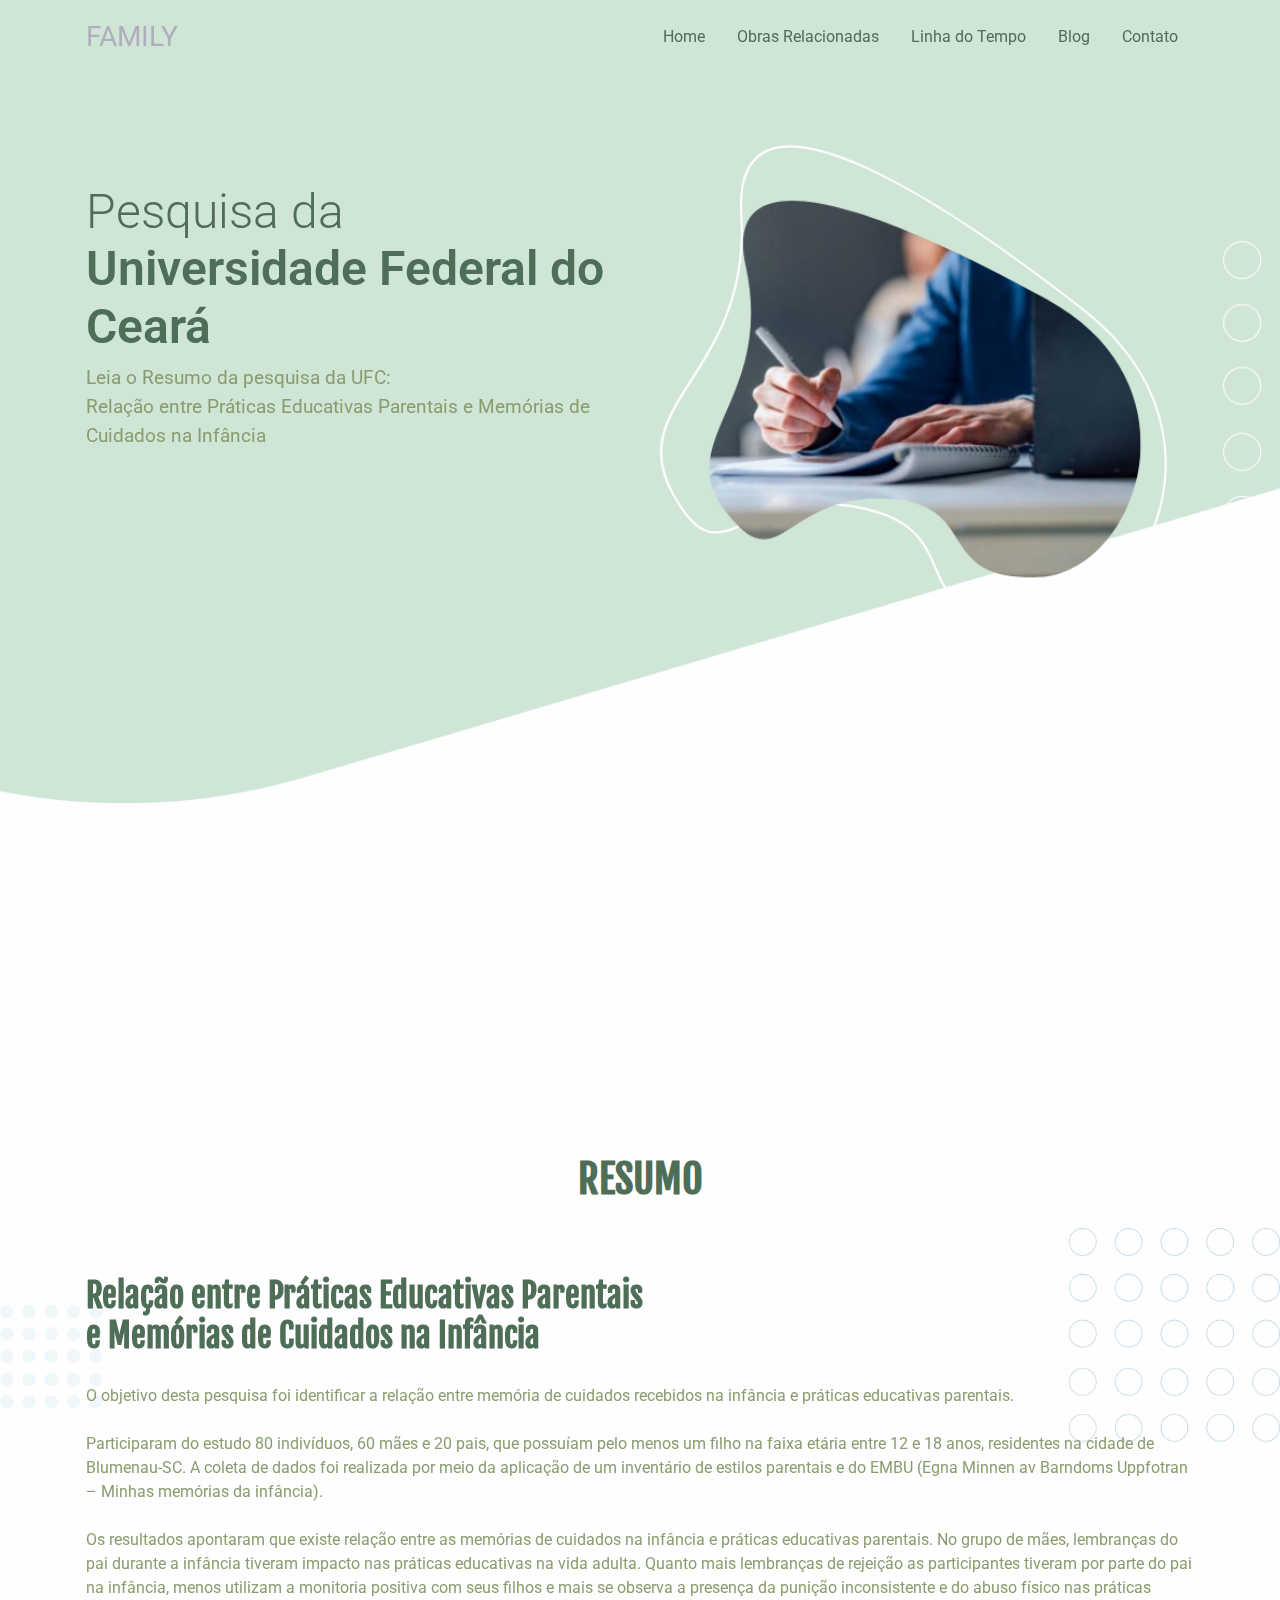
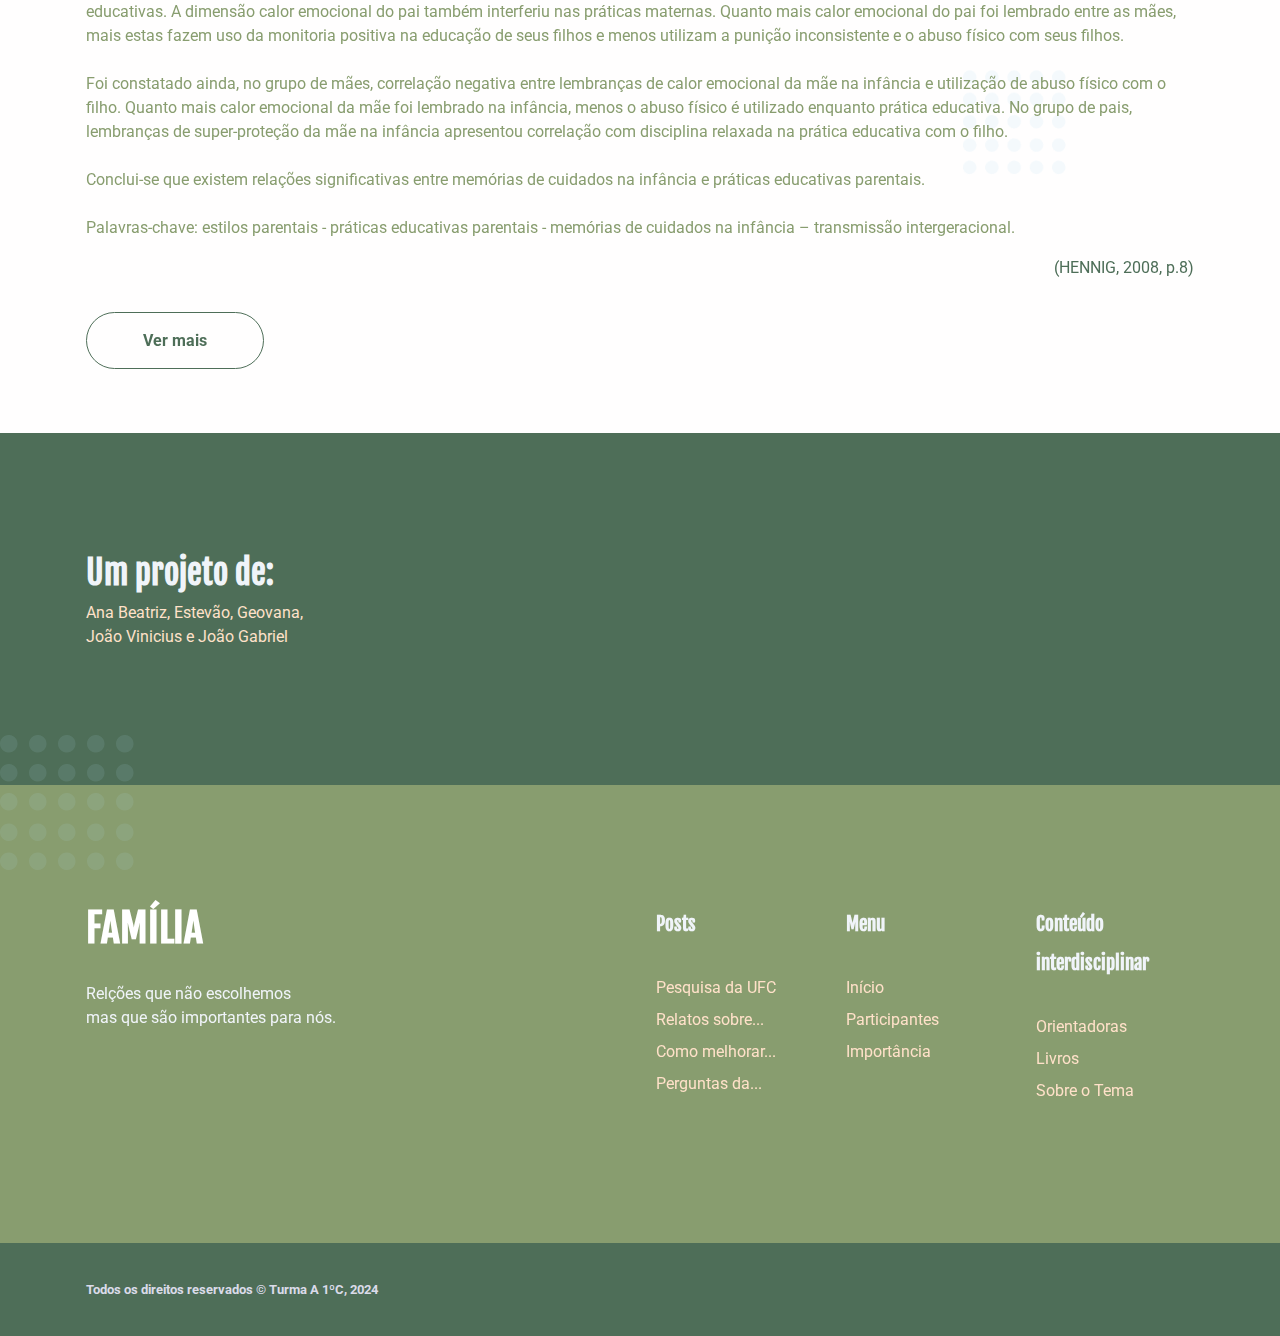
<file: pesquisa-ufc.html>
<!DOCTYPE html>
<html lang="pt-br" dir="ltr">

  <head>
    <meta charset="utf-8">
    <meta http-equiv="X-UA-Compatible" content="IE=edge">
    <meta name="viewport" content="width=device-width, initial-scale=1">


    <!-- ===============================================-->
    <!--    Document Title-->
    <!-- ===============================================-->
    <title>Pesquisa da UFC</title>



    <!-- ===============================================-->
    <!--    Favicons-->
    <!-- ===============================================-->
    <link rel="apple-touch-icon" sizes="180x180" href="assets/img/favicons/apple-touch-icon.png">
    <link rel="icon" type="image/png" sizes="32x32" href="assets/img/favicons/favicon-32x32.png">
    <link rel="icon" type="image/png" sizes="16x16" href="assets/img/favicons/favicon-16x16.png">
    <link rel="shortcut icon" type="image/x-icon" href="assets/img/favicons/favicon.ico">
    <link rel="manifest" href="assets/img/favicons/manifest.json">
    <meta name="msapplication-TileImage" content="assets/img/favicons/mstile-150x150.png">
    <meta name="theme-color" content="#ffffff">


    <!-- ===============================================-->
    <!--    Stylesheets-->
    <!-- ===============================================-->
    <link href="assets/css/theme.css" rel="stylesheet" />
    <link rel="stylesheet" href="assets/css/style.css">

  </head>


  <body>

    <!-- ===============================================-->
    <!--    Main Content-->
    <!-- ===============================================-->
    <main class="main" id="top">
      
        <nav class="navbar navbar-expand-lg navbar-light fixed-top py-3 d-block" data-navbar-on-scroll="data-navbar-on-scroll">
            <div class="container"><a class="navbar-brand" href="index.html"><!--<img src="assets/img/gallery/logo.png" width="118" alt="logo" />-->FAMILY</a>
              <button class="navbar-toggler" type="button" data-bs-toggle="collapse" data-bs-target="#navbarSupportedContent" aria-controls="navbarSupportedContent" aria-expanded="false" aria-label="Toggle navigation"><span class="navbar-toggler-icon"> </span></button>
              <div class="collapse navbar-collapse border-top border-lg-0 mt-4 mt-lg-0" id="navbarSupportedContent">
                <ul class="navbar-nav ms-auto pt-2 pt-lg-0 font-base">
                  <li class="nav-item px-2"><a class="nav-link" aria-current="page" href="index.html">Home</a></li>
                  <li class="nav-item px-2"><a class="nav-link" aria-current="page" href="obras.html">Obras Relacionadas</a></li>
                  <li class="nav-item px-2"><a class="nav-link" href="linha-do-tempo.html">Linha do Tempo</a></li>
                  <li class="nav-item px-2"><a class="nav-link" href="index.html#blog">Blog</a></li>
                  <li class="nav-item px-2"><a class="nav-link" href="contato.html">Contato</a></li>
                </ul>
              </div>
            </div>
        </nav>

        <section class="py-xxl-10 pb-0" id="home">
            <div class="bg-holder bg-size" style="background-image:url(assets/img/gallery/hero-bg.png);background-position:top center;background-size:cover;">
            </div>
            <!--/.bg-holder-->

            <div class="container">
                <div class="row min-vh-xl-100 min-vh-xxl-25">
                    <div class="col-md-5 col-xl-6 col-xxl-7 order-0 order-md-1 text-end"><img class="pt-7 pt-md-0 w-100" src="assets/img/gallery/pesquisa.png" alt="hero-header" /></div>
                    <div class="col-md-75 col-xl-6 col-xxl-5 text-md-start text-center py-6">
                        <h1 class="fw-light font-base fs-6 fs-xxl-7">Pesquisa da<br><strong>Universidade Federal do Ceará</strong></h1>
                        <p class="fs-1 mb-5">Leia o Resumo da pesquisa da UFC:<br/>Relação entre Práticas Educativas Parentais e Memórias de Cuidados na Infância</p>
                    </div>
                </div>
            </div>
        </section>


        <!-- ============================================-->
        <!-- <section> begin ========= RESUMO ===========-->
        <section class="pb-0" id="about">

        <div class="container">
            <div class="row">
            <div class="col-12 py-3">
                <!--/.bg-holder-->

                <h1 class="text-center">RESUMO</h1>
            </div>
            </div>
        </div>
        <!-- end of .container-->

        </section>
        <!-- <section> close ============================-->
        <!-- ============================================-->

        <section class="py-5">
        <div class="bg-holder bg-size" style="background-image:url(assets/img/gallery/about-bg.png);background-position:top center;background-size:contain;">
        </div>
        <!--/.bg-holder-->

        <div class="container">
            <div class="row align-items-center">
                <div class="text-center text-md-start">
                    <h2 class="fw-bold mb-4">Relação entre Práticas Educativas Parentais<br class="d-none d-sm-block" />e Memórias de Cuidados na Infância</h2>
                    <p>O objetivo desta pesquisa foi identificar a relação entre memória de cuidados recebidos na infância e práticas educativas parentais. <br class="d-none d-sm-block" /><br class="d-none d-sm-block" />Participaram do estudo 80 indivíduos, 60 mães e 20 pais, que possuíam pelo menos um filho na faixa etária entre 12 e 18 anos, residentes na cidade de Blumenau-SC. A coleta de dados foi realizada por meio da aplicação de um inventário de estilos parentais e do EMBU (Egna Minnen av Barndoms Uppfotran – Minhas memórias da infância). <br class="d-none d-sm-block" /><br class="d-none d-sm-block" />Os resultados apontaram que existe relação entre as memórias de cuidados na infância e práticas educativas parentais. No grupo de mães, lembranças do pai durante a infância tiveram impacto nas práticas educativas na vida adulta. Quanto mais lembranças de rejeição as participantes tiveram por parte do pai na infância, menos utilizam a monitoria positiva com seus filhos e mais se observa a presença da punição inconsistente e do abuso físico nas práticas educativas. A dimensão calor emocional do pai também interferiu nas práticas maternas. Quanto mais calor emocional do pai foi lembrado entre as mães, mais estas fazem uso da monitoria positiva na educação de seus filhos e menos utilizam a punição inconsistente e o abuso físico com seus filhos. <br class="d-none d-sm-block" /><br class="d-none d-sm-block" />Foi constatado ainda, no grupo de mães, correlação negativa entre lembranças de calor emocional da mãe na infância e utilização de abuso físico com o filho. Quanto mais calor emocional da mãe foi lembrado na infância, menos o abuso físico é utilizado enquanto prática educativa. No grupo de pais, lembranças de super-proteção da mãe na infância apresentou correlação com disciplina relaxada na prática educativa com o filho. <br class="d-none d-sm-block" /><br class="d-none d-sm-block" />Conclui-se que existem relações significativas entre memórias de cuidados na infância e práticas educativas parentais. <br class="d-none d-sm-block" /><br class="d-none d-sm-block" />Palavras-chave: estilos parentais - práticas educativas parentais - memórias de cuidados na
                        infância – transmissão intergeracional.
                    </p>
                    <p class="citacao">(HENNIG, 2008, p.8)</p>
                    <div class="py-3">
                        <a class="btn btn-lg btn-outline-primary rounded-pill" href="https://repositorio.ufsc.br/bitstream/handle/123456789/90944/256274.pdf?sequence=1">Ver mais</a>
                    </div>
                </div>
            </div>
        </div>
        </section>


        <section class="bg-primary">
            
    
            <div class="container">
              <div class="row">
                <div class="col-lg-6">
                  <h2 class="fw-bold text-light">Um projeto de:</h2>
                  <p class="text-soft-primary">Ana Beatriz, Estevão, Geovana, <br />João Vinicius e João Gabriel</p>
                </div>
              </div>
            </div>
          </section>
          <section class="py-0 bg-secondary">
            <div class="bg-holder opacity-25" style="background-image:url(assets/img/gallery/dot-bg.png);background-position:top left;margin-top:-3.125rem;background-size:auto;">
            </div>
            <!--/.bg-holder-->
    
            <div class="container">
                <div class="row py-8">
                  <div class="col-12 col-sm-12 col-lg-6 mb-4 order-0 order-sm-0"><a class="text-decoration-none" href="#"><h1 class="h1-footer">FAMÍLIA</h1></a>
                    <p class="text-light my-4">Relções que não escolhemos <br />mas que são importantes para nós.</p>
                  </div>
                  <div class="col-6 col-sm-4 col-lg-2 mb-3 order-2 order-sm-1">
                    <h5 class="lh-lg fw-bold mb-4 text-light font-sans-serif">Posts</h5>
                    <ul class="list-unstyled mb-md-4 mb-lg-0">
                      <li class="lh-lg"><a class="footer-link" href="pesquisa-ufc.html">Pesquisa da UFC</a></li>
                      <li class="lh-lg"><a class="footer-link" href="relatos.html">Relatos sobre...</a></li>
                      <li class="lh-lg"><a class="footer-link" href="melhorarrelacoes.html">Como melhorar...</a></li>
                      <li class="lh-lg"><a class="footer-link" href="perguntas-entrevista.html">Perguntas da...</a></li>
                    </ul>
                  </div>
                  <div class="col-6 col-sm-4 col-lg-2 mb-3 order-3 order-sm-2">
                    <h5 class="lh-lg fw-bold text-light mb-4 font-sans-serif">Menu</h5>
                    <ul class="list-unstyled mb-md-4 mb-lg-0">
                      <li class="lh-lg"><a class="footer-link" href="index.html#home">Início</a></li>
                      <li class="lh-lg"><a class="footer-link" href="index.html#grupo">Participantes</a></li>
                      <li class="lh-lg"><a class="footer-link" href="index.html#importancia">Importância</a></li>
                    </ul>
                  </div>
                  <div class="col-6 col-sm-4 col-lg-2 mb-3 order-3 order-sm-2">
                    <h5 class="lh-lg fw-bold text-light mb-4 font-sans-serif"> Conteúdo interdisciplinar</h5>
                    <ul class="list-unstyled mb-md-4 mb-lg-0">
                      <li class="lh-lg"><a class="footer-link" href="index.html#sobre">Orientadoras</a></li>
                      <li class="lh-lg"><a class="footer-link" href="obras#livros.html">Livros</a></li>
                      <li class="lh-lg"><a class="footer-link" href="index.html#importancia">Sobre o Tema</a></li>
                    </ul>
                  </div>
                </div>
              </div>
    
    
            <!-- ============================================-->
            <!-- <section> begin ============================-->
            <section class="py-0 bg-primary">
    
              <div class="container">
                <div class="row justify-content-md-between justify-content-evenly py-4">
                  <div class="col-12 col-sm-8 col-md-6 col-lg-auto text-center text-md-start">
                    <p class="fs--1 my-2 fw-bold text-200">Todos os direitos reservados &copy; Turma A 1ºC, 2024</p>
                  </div>
                </div>
              </div>
              <!-- end of .container-->
    
            </section>
            <!-- <section> close ============================-->
            <!-- ============================================-->
    
    
          </section>
    </main>
    <!-- ===============================================-->
    <!--    End of Main Content-->
    <!-- ===============================================-->




    <!-- ===============================================-->
    <!--    JavaScripts-->
    <!-- ===============================================-->
    <script src="vendors/@popperjs/popper.min.js"></script>
    <script src="vendors/bootstrap/bootstrap.min.js"></script>
    <script src="vendors/is/is.min.js"></script>
    <script src="https://scripts.sirv.com/sirvjs/v3/sirv.js"></script>
    <script src="https://polyfill.io/v3/polyfill.min.js?features=window.scroll"></script>
    <script src="vendors/fontawesome/all.min.js"></script>
    <script src="assets/js/theme.js"></script>

    <link rel="preconnect" href="https://fonts.googleapis.com">
    <link rel="preconnect" href="https://fonts.gstatic.com" crossorigin>
    <link href="https://fonts.googleapis.com/css2?family=Fjalla+One&amp;family=Roboto:ital,wght@0,100;0,300;0,400;0,500;0,700;0,900;1,100&amp;display=swap" rel="stylesheet">
  </body>

</html>
</file>
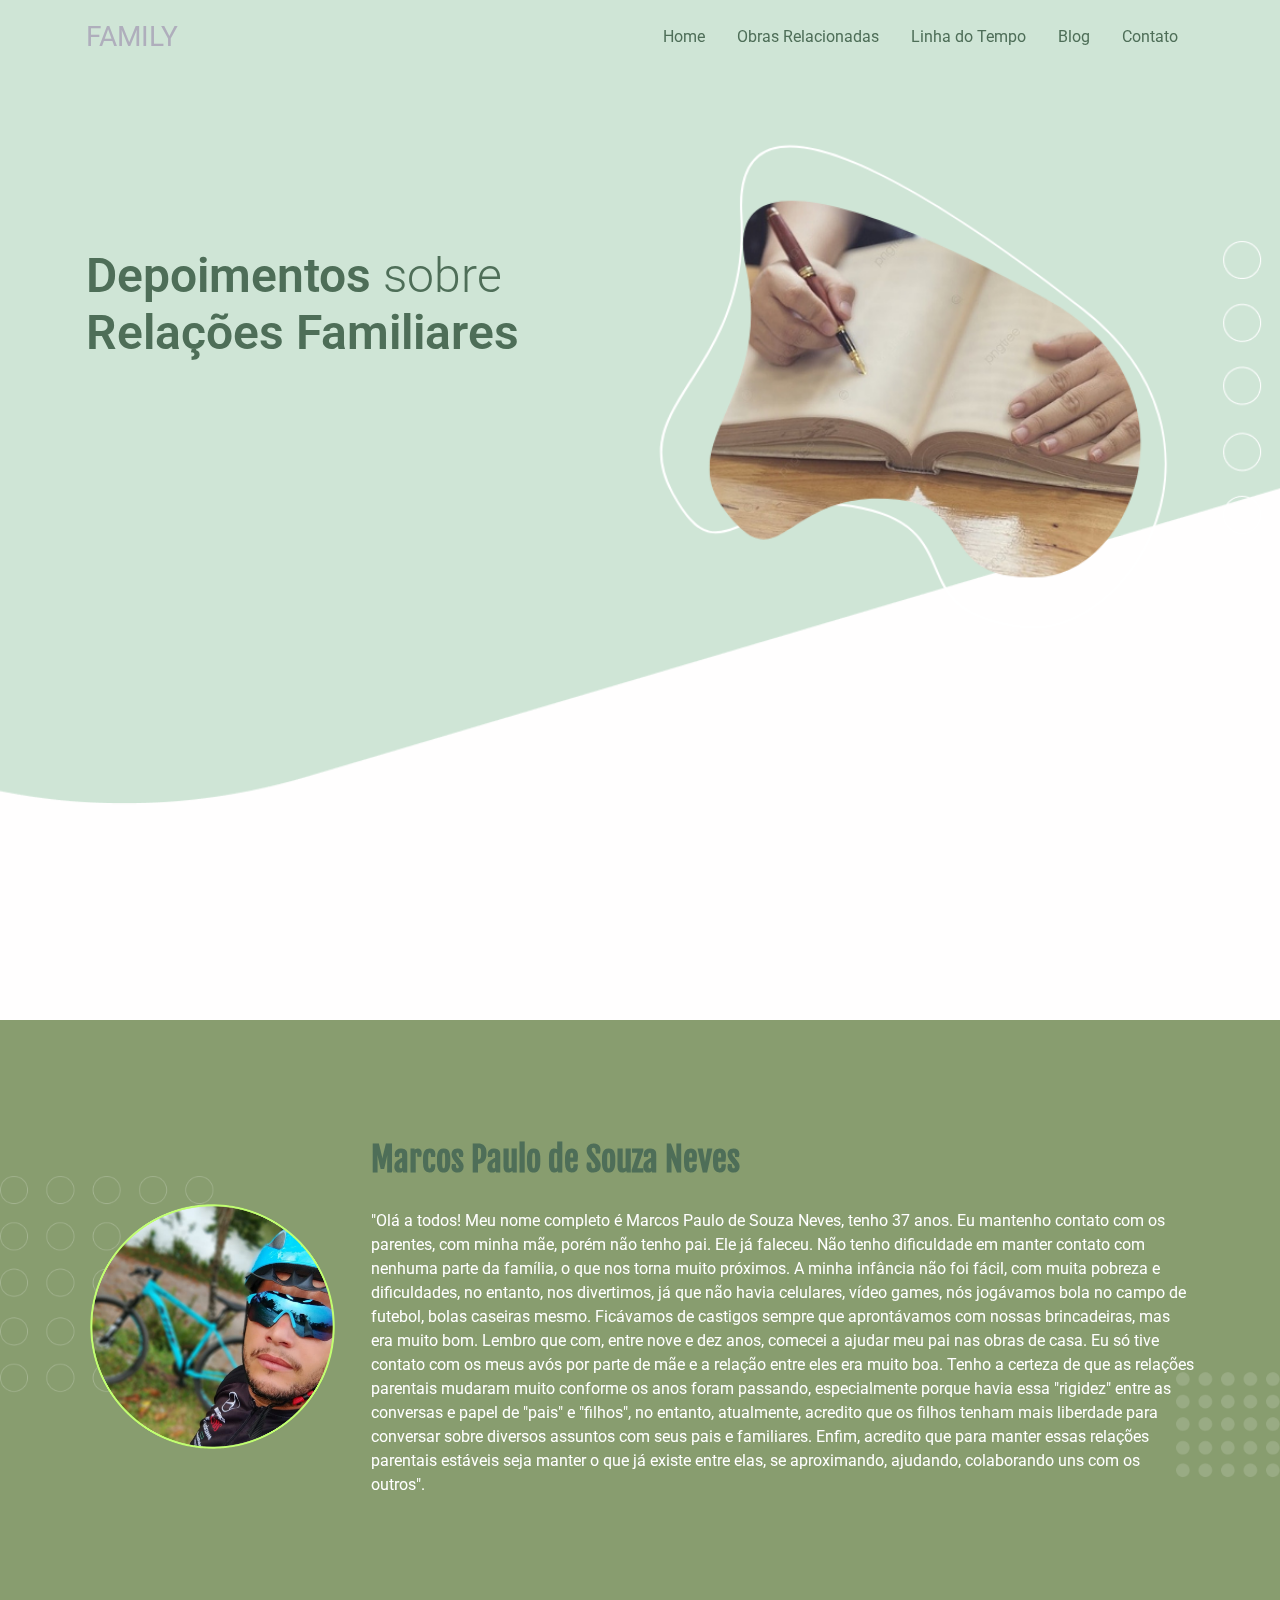
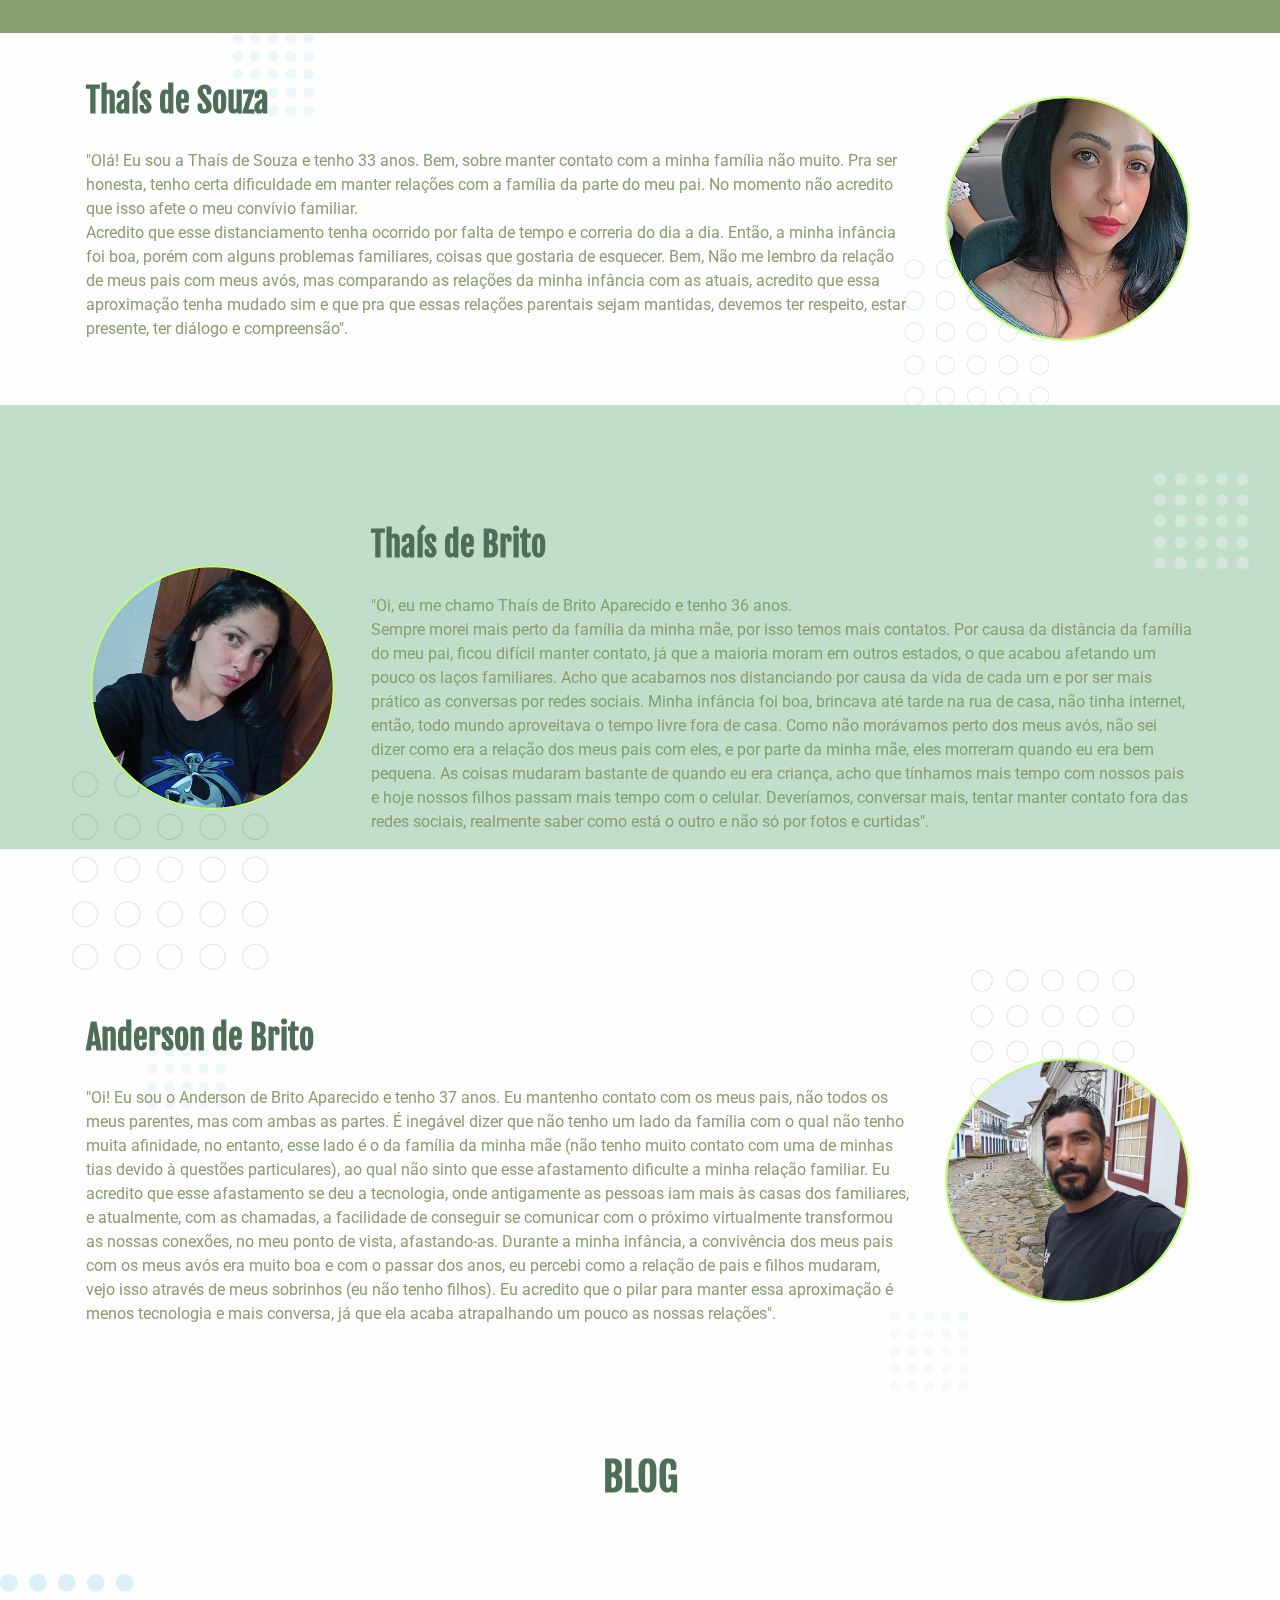
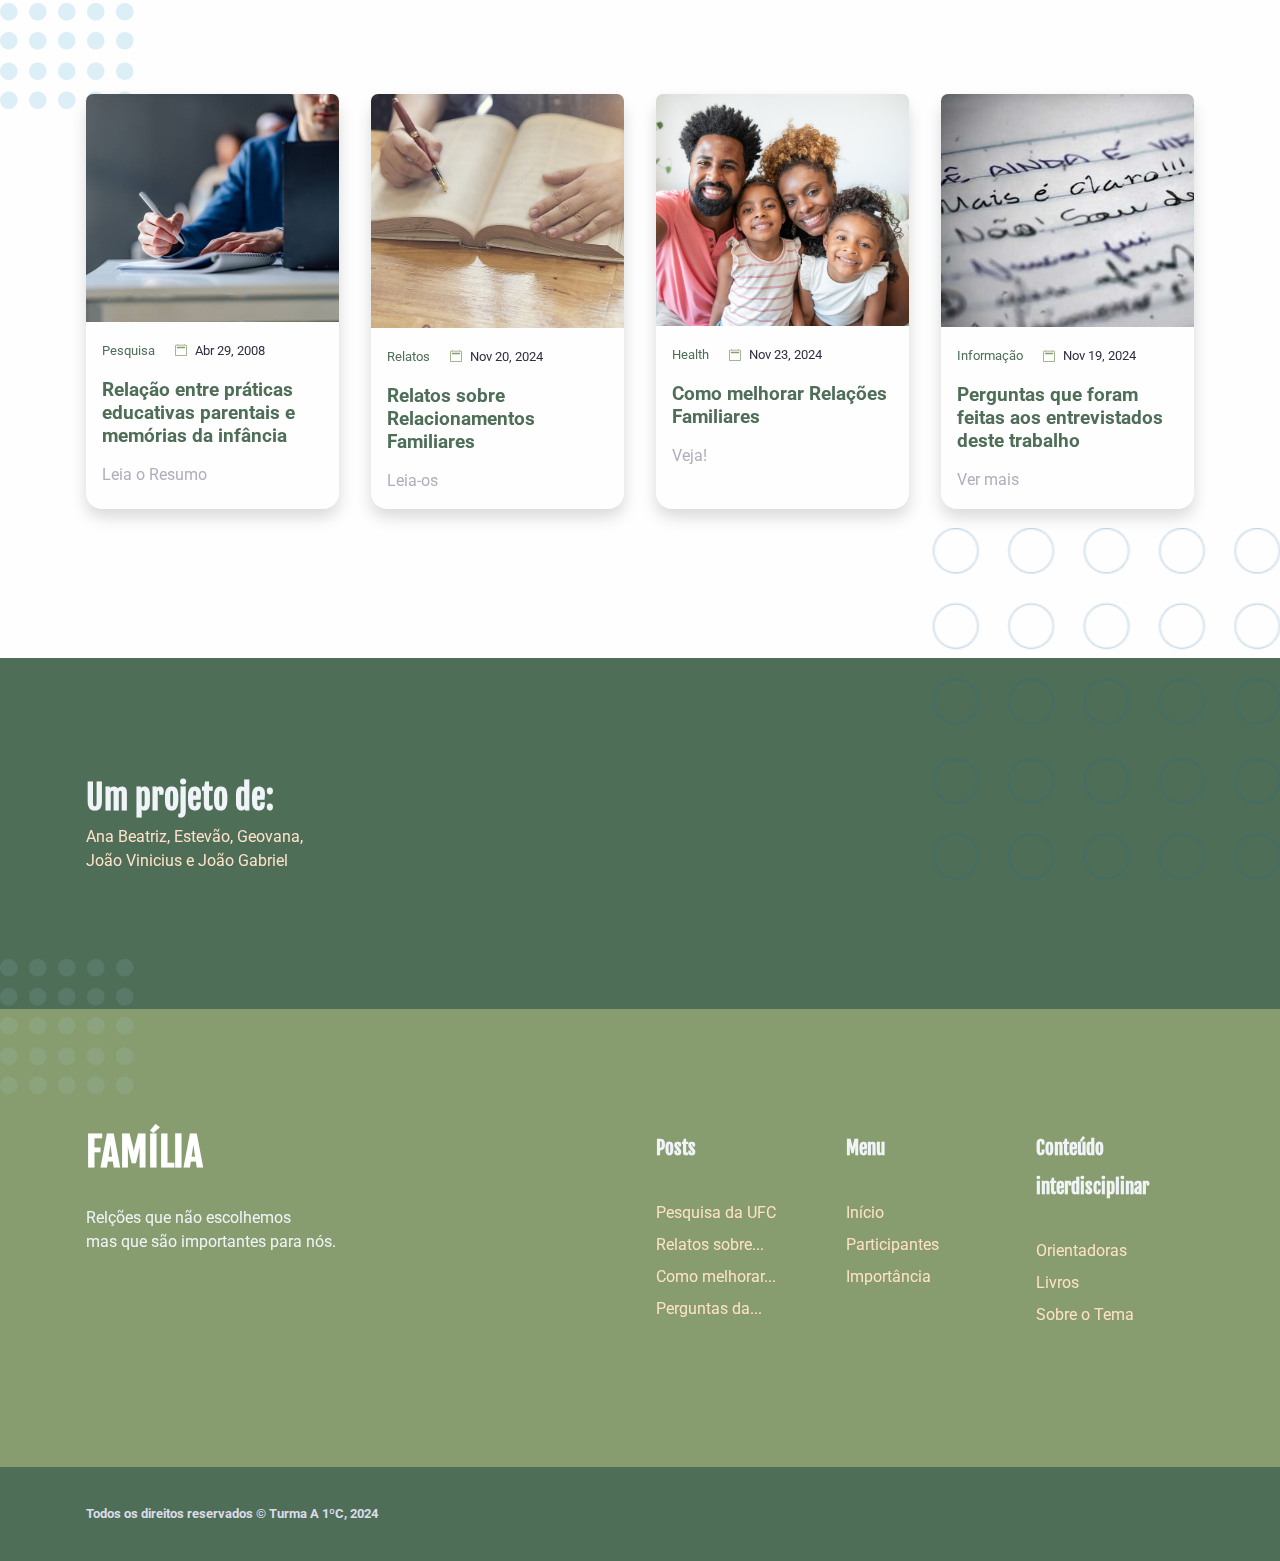
<file: relatos.html>
<!DOCTYPE html>
<html lang="pt-br" dir="ltr">

  <head>
    <meta charset="utf-8">
    <meta http-equiv="X-UA-Compatible" content="IE=edge">
    <meta name="viewport" content="width=device-width, initial-scale=1">


    <!-- ===============================================-->
    <!--    Document Title-->
    <!-- ====================================== -->
    <title>Relatos</title>



    <!-- ===============================================-->
    <!--    Favicons-->
    <!-- ===============================================-->
    <link rel="apple-touch-icon" sizes="180x180" href="assets/img/favicons/apple-touch-icon.png">
    <link rel="icon" type="image/png" sizes="32x32" href="assets/img/favicons/favicon-32x32.png">
    <link rel="icon" type="image/png" sizes="16x16" href="assets/img/favicons/favicon-16x16.png">
    <link rel="shortcut icon" type="image/x-icon" href="assets/img/favicons/favicon.ico">
    <link rel="manifest" href="assets/img/favicons/manifest.json">
    <meta name="msapplication-TileImage" content="assets/img/favicons/mstile-150x150.png">
    <meta name="theme-color" content="#ffffff">


    <!-- ===============================================-->
    <!--    Stylesheets-->
    <!-- ===============================================-->
    <link href="assets/css/theme.css" rel="stylesheet" />
    <link rel="stylesheet" href="assets/css/style.css">

  </head>


  <body>

    <!-- ===============================================-->
    <!--    Main Content-->
    <!-- ===============================================-->
    <main class="main" id="top">
      
      <nav class="navbar navbar-expand-lg navbar-light fixed-top py-3 d-block" data-navbar-on-scroll="data-navbar-on-scroll">
        <div class="container"><a class="navbar-brand" href="index.html"><!--<img src="assets/img/gallery/logo.png" width="118" alt="logo" />-->FAMILY</a>
          <button class="navbar-toggler" type="button" data-bs-toggle="collapse" data-bs-target="#navbarSupportedContent" aria-controls="navbarSupportedContent" aria-expanded="false" aria-label="Toggle navigation"><span class="navbar-toggler-icon"> </span></button>
          <div class="collapse navbar-collapse border-top border-lg-0 mt-4 mt-lg-0" id="navbarSupportedContent">
            <ul class="navbar-nav ms-auto pt-2 pt-lg-0 font-base">
              <li class="nav-item px-2"><a class="nav-link" aria-current="page" href="index.html">Home</a></li>
              <li class="nav-item px-2"><a class="nav-link" aria-current="page" href="obras.html">Obras Relacionadas</a></li>
              <li class="nav-item px-2"><a class="nav-link" href="linha-do-tempo.html">Linha do Tempo</a></li>
              <li class="nav-item px-2"><a class="nav-link" href="#blog">Blog</a></li>
              <li class="nav-item px-2"><a class="nav-link" href="contato.html">Contato</a></li>
            </ul>
          </div>
        </div>
      </nav>


      <section class="py-xxl-10 pb-0" id="home">
        <div class="bg-holder bg-size" style="background-image:url(assets/img/gallery/hero-bg.png);background-position:top center;background-size:cover;">
        </div>
        <!--/.bg-holder-->

        <div class="container">
          <div class="row min-vh-xl-100 min-vh-xxl-25">
            <div class="col-md-5 col-xl-6 col-xxl-7 order-0 order-md-1 text-end"><img class="pt-7 pt-md-0 w-100" src="assets/img/gallery/relatos-image.png" alt="hero-header" /></div>
            <div class="col-md-75 col-xl-6 col-xxl-5 text-md-start text-center py-6">
              <h1 class="fw-light font-base fs-6 fs-xxl-7 mt-6"><strong>Depoimentos </strong>sobre <br><strong>Relações Familiares</strong></h1>
            </div>
          </div>
        </div>
      </section>
      

      <!-- ============================================-->
      <!-- <section> begin ======== Sobre o Projeto ===-->
      <section class="bg-secondary" id="sobre">
        <div class="bg-holder" style="background-image:url(assets/img/gallery/bg-eye-care.png);background-position:center;background-size:contain;">
        </div>
        <!--/.bg-holder-->

        <div class="container">
          <div class="row align-items-center">
            <div class="col-md-3 order-md-1 order-lg-0 mb-5 mb-lg-0"><img class="fit-cover rounded-circle w-100" src="assets/img/gallery/ent1.png" alt="..." /></div>
            <div class="col-md-9 text-center text-md-start align-items-center">
              <h2 class="fw-bold mb-4">Marcos Paulo de Souza Neves</h2>
              <p class="text-relatos-sec2">"Olá a todos! Meu nome completo é Marcos Paulo de Souza Neves, tenho 37 anos. Eu mantenho contato com os parentes, com minha mãe, porém não tenho pai. Ele já faleceu. Não tenho dificuldade em manter contato com nenhuma parte da família, o que nos torna muito próximos. A minha infância não foi fácil, com muita pobreza e dificuldades, no entanto, nos divertimos, já que não havia celulares, vídeo games, nós jogávamos bola no campo de futebol, bolas caseiras mesmo. Ficávamos de castigos sempre que aprontávamos com nossas brincadeiras, mas era muito bom. Lembro que com, entre nove e dez anos, comecei a ajudar meu pai nas obras de casa. Eu só tive contato com os meus avós por parte de mãe e a relação entre eles era muito boa. Tenho a certeza de que as relações parentais mudaram muito conforme os anos foram passando, especialmente porque havia essa "rigidez" entre as conversas e papel de "pais" e "filhos", no entanto, atualmente, acredito que os filhos tenham mais liberdade para conversar sobre diversos assuntos com seus pais e familiares. Enfim, acredito que para manter essas relações parentais estáveis seja manter o que já existe entre elas, se aproximando, ajudando, colaborando uns com os outros".</p>
           </div>
          </div>
        </div>
      </section>
      <!-- <section> close ============================-->
      <!-- ============================================-->


      


      <!-- ============================================-->
      <!-- <section> begin ============================-->
      <section class="py-5">
        <div class="bg-holder bg-size" style="background-image:url(assets/img/gallery/doctors-bg.png);background-position:top center;background-size:contain;">
        </div>
        <!--/.bg-holder-->

        <div class="container">
          <div class="row align-items-center">
            <div class="col-md-3 order-lg-1 mb-5 mb-lg-0"><img class="fit-cover rounded-circle w-100" src="assets/img/gallery/ent2.png" alt="..." /></div>
            <div class="col-md-9 text-center text-md-start">
              <h2 class="fw-bold mb-4">Thaís de Souza</h2>
              <p>
                "Olá! Eu sou a Thaís de Souza  e tenho 33 anos. Bem, sobre manter contato com a minha família não muito. Pra ser honesta, tenho certa dificuldade em manter relações com a família da parte do meu pai. No momento não acredito que isso afete o meu convívio familiar.<br class="d-none d-sm-block" />Acredito que esse distanciamento tenha ocorrido por falta de tempo e correria do dia a dia. Então, a minha infância foi boa, porém com alguns problemas familiares, coisas que gostaria de esquecer. Bem, Não me lembro  da relação de meus pais com meus avós, mas comparando as relações da minha infância com as atuais, acredito que essa aproximação tenha mudado sim e que pra que essas relações parentais sejam mantidas, devemos ter respeito, estar presente, ter diálogo e compreensão".
              </p>
            </div>
          </div>
        </div>
      </section>
      <!-- <section> close ============================-->
      <!-- ============================================-->


      <!-- ============================================-->
      <!-- <section> begin ============================-->
      <section class="py-8">
        <div class="bg-holder bg-size" style="background-image:url(assets/img/gallery/people-bg-1.png);background-position:center;background-size:cover;">
        </div>
        <!--/.bg-holder-->

        <div class="container">
          <div class="row align-items-center">
            <div class="col-md-3 order-md-1 order-lg-0 mb-5 mb-lg-0"><img class="fit-cover rounded-circle w-100" src="assets/img/gallery/ent3.png" alt="..." /></div>
            <div class="col-md-9 text-center text-md-start align-items-center">
              <h2 class="fw-bold mb-4">Thaís de Brito</h2>
              <p>
                "Oi, eu me chamo Thaís de Brito  Aparecido e tenho 36 anos. <br class="d-none d-sm-block"/>
                Sempre morei mais perto da família da minha mãe, por isso temos mais contatos. Por causa da distância da família do meu pai, ficou difícil manter contato, já que a maioria moram em outros estados, o que acabou afetando um pouco os laços familiares. Acho que acabamos nos distanciando por causa da vida de cada um e por ser mais prático as conversas por redes sociais. Minha infância foi boa, brincava até tarde na rua de casa, não tinha internet, então, todo mundo aproveitava o tempo livre fora de casa. Como não morávamos perto dos meus avós, não sei dizer como era a relação dos meus pais com eles, e por parte da minha mãe, eles morreram quando eu era bem pequena. As coisas mudaram bastante de quando eu era criança, acho que tínhamos mais tempo com nossos pais e hoje nossos filhos passam mais tempo com o celular. Deveríamos, conversar mais, tentar manter contato fora das redes sociais, realmente saber como está o outro e não só por fotos e curtidas".
              </p>
           </div>
          </div>
        </div>
      </section>
      <!-- <section> close ============================-->
      <!-- ============================================-->


      <!-- ============================================-->
      <!-- <section> begin ======= Filhos quarto ======-->
      <section class="py-5">
        <div class="bg-holder bg-size" style="background-image:url(assets/img/gallery/about-bg.png);background-position:top center;background-size:contain;">
        </div>
        <!--/.bg-holder-->

        <div class="container">
          <div class="row align-items-center">
            <div class="col-md-3 order-lg-1 mb-5 mb-lg-0"><img class="fit-cover rounded-circle w-100" src="assets/img/gallery/ent4.png" alt="..." /></div>
            <div class="col-md-9 text-center text-md-start">
              <h2 class="fw-bold mb-4">Anderson de Brito</h2>
              <p>
                "Oi! Eu sou o Anderson de Brito Aparecido e tenho 37 anos. Eu mantenho contato com os meus pais, não todos os meus parentes, mas com ambas as partes. É inegável dizer que não tenho um lado da família com o qual não tenho muita afinidade, no entanto, esse lado é o da família da minha mãe (não tenho muito contato com uma de minhas tias devido à questões particulares), ao qual não sinto que esse afastamento dificulte a minha relação familiar. Eu acredito que esse afastamento se deu a tecnologia, onde antigamente as pessoas iam mais às casas dos familiares, e atualmente, com as chamadas, a facilidade de conseguir se comunicar com o próximo virtualmente transformou as nossas conexões, no meu ponto de vista, afastando-as. Durante a minha infância, a convivência dos meus pais com os meus avós era muito boa e com o passar dos anos, eu percebi como a relação de pais e filhos mudaram, vejo isso através de meus sobrinhos (eu não tenho filhos). Eu acredito que o pilar para manter essa aproximação é menos tecnologia e mais conversa, já que ela acaba atrapalhando um pouco as nossas relações".
              </p>
            </div>
          </div>
        </div>
      </section>
      <!-- <section> close ============================-->
      <!-- ============================================-->


      <!-- ============================================-->
      <!-- <section> begin ============== BLOG ========-->
      <section class="py-5" id="blog">

        <div class="container">
          <div class="row">
            <div class="col-12 py-3">
              <div class="bg-holder bg-size">
              </div>
              <!--/.bg-holder-->

              <h1 class="text-center">BLOG</h1>
            </div>
          </div>
        </div>
        <!-- end of .container-->

      </section>
      <!-- <section> close ============================-->
      <!-- ============================================-->


      <section>
        <div class="bg-holder bg-size" style="background-image:url(assets/img/gallery/dot-bg.png);background-position:top left;background-size:auto;">
        </div>
        <!--/.bg-holder-->

        <div class="container">
          <div class="row">
            <div class="col-sm-6 col-lg-3 mb-4">
              <div class="card h-100 shadow card-span rounded-3"><img class="card-img-top rounded-top-3" src="assets/img/gallery/pesquisa.jpg" alt="news" />
                <div class="card-body"><span class="fs--1 text-primary me-3">Pesquisa</span>
                  <svg class="bi bi-calendar2 me-2" xmlns="http://www.w3.org/2000/svg" width="12" height="12" fill="currentColor" viewBox="0 0 16 16">
                    <path d="M3.5 0a.5.5 0 0 1 .5.5V1h8V.5a.5.5 0 0 1 1 0V1h1a2 2 0 0 1 2 2v11a2 2 0 0 1-2 2H2a2 2 0 0 1-2-2V3a2 2 0 0 1 2-2h1V.5a.5.5 0 0 1 .5-.5zM2 2a1 1 0 0 0-1 1v11a1 1 0 0 0 1 1h12a1 1 0 0 0 1-1V3a1 1 0 0 0-1-1H2z"></path>
                    <path d="M2.5 4a.5.5 0 0 1 .5-.5h10a.5.5 0 0 1 .5.5v1a.5.5 0 0 1-.5.5H3a.5.5 0 0 1-.5-.5V4z"> </path>
                  </svg><span class="fs--1 text-900">Abr 29, 2008</span><span class="fs--1"></span>
                  <h5 class="font-base fs-lg-0 fs-xl-1 my-3">Relação entre práticas educativas parentais e memórias da infância</h5><a class="stretched-link" href="pesquisa-ufc.html">Leia o Resumo</a>
                </div>
              </div>
            </div>
            <div class="col-sm-6 col-lg-3 mb-4">
              <div class="card h-100 shadow card-span rounded-3"><img class="card-img-top rounded-top-3" src="assets/img/gallery/relatos-image.jpg" alt="news" />
                <div class="card-body"><span class="fs--1 text-primary me-3">Relatos</span>
                  <svg class="bi bi-calendar2 me-2" xmlns="http://www.w3.org/2000/svg" width="12" height="12" fill="currentColor" viewBox="0 0 16 16">
                    <path d="M3.5 0a.5.5 0 0 1 .5.5V1h8V.5a.5.5 0 0 1 1 0V1h1a2 2 0 0 1 2 2v11a2 2 0 0 1-2 2H2a2 2 0 0 1-2-2V3a2 2 0 0 1 2-2h1V.5a.5.5 0 0 1 .5-.5zM2 2a1 1 0 0 0-1 1v11a1 1 0 0 0 1 1h12a1 1 0 0 0 1-1V3a1 1 0 0 0-1-1H2z"></path>
                    <path d="M2.5 4a.5.5 0 0 1 .5-.5h10a.5.5 0 0 1 .5.5v1a.5.5 0 0 1-.5.5H3a.5.5 0 0 1-.5-.5V4z"> </path>
                  </svg><span class="fs--1 text-900">Nov 20, 2024</span><span class="fs--1"></span>
                  <h5 class="font-base fs-lg-0 fs-xl-1 my-3">Relatos sobre Relacionamentos Familiares</h5><a class="stretched-link" href="relatos.html">Leia-os</a>
                </div>
              </div>
            </div>
            <div class="col-sm-6 col-lg-3 mb-4">
              <div class="card h-100 shadow card-span rounded-3"><img class="card-img-top rounded-top-3" src="assets/img/gallery/familia.jpeg" alt="news" />
                <div class="card-body"><span class="fs--1 text-primary me-3">Health</span>
                  <svg class="bi bi-calendar2 me-2" xmlns="http://www.w3.org/2000/svg" width="12" height="12" fill="currentColor" viewBox="0 0 16 16">
                    <path d="M3.5 0a.5.5 0 0 1 .5.5V1h8V.5a.5.5 0 0 1 1 0V1h1a2 2 0 0 1 2 2v11a2 2 0 0 1-2 2H2a2 2 0 0 1-2-2V3a2 2 0 0 1 2-2h1V.5a.5.5 0 0 1 .5-.5zM2 2a1 1 0 0 0-1 1v11a1 1 0 0 0 1 1h12a1 1 0 0 0 1-1V3a1 1 0 0 0-1-1H2z"></path>
                    <path d="M2.5 4a.5.5 0 0 1 .5-.5h10a.5.5 0 0 1 .5.5v1a.5.5 0 0 1-.5.5H3a.5.5 0 0 1-.5-.5V4z"> </path>
                  </svg><span class="fs--1 text-900">Nov 23, 2024</span><span class="fs--1"></span>
                  <h5 class="font-base fs-lg-0 fs-xl-1 my-3">Como melhorar Relações Familiares</h5><a class="stretched-link" href="melhorarrelacoes.html">Veja!</a>
                </div>
              </div>
            </div>
            <div class="col-sm-6 col-lg-3 mb-4">
              <div class="card h-100 shadow card-span rounded-3"><img class="card-img-top rounded-top-3" src="assets/img/gallery/perguntas.jpg" alt="news" />
                <div class="card-body"><span class="fs--1 text-primary me-3">Informação</span>
                  <svg class="bi bi-calendar2 me-2" xmlns="http://www.w3.org/2000/svg" width="12" height="12" fill="currentColor" viewBox="0 0 16 16">
                    <path d="M3.5 0a.5.5 0 0 1 .5.5V1h8V.5a.5.5 0 0 1 1 0V1h1a2 2 0 0 1 2 2v11a2 2 0 0 1-2 2H2a2 2 0 0 1-2-2V3a2 2 0 0 1 2-2h1V.5a.5.5 0 0 1 .5-.5zM2 2a1 1 0 0 0-1 1v11a1 1 0 0 0 1 1h12a1 1 0 0 0 1-1V3a1 1 0 0 0-1-1H2z"></path>
                    <path d="M2.5 4a.5.5 0 0 1 .5-.5h10a.5.5 0 0 1 .5.5v1a.5.5 0 0 1-.5.5H3a.5.5 0 0 1-.5-.5V4z"> </path>
                  </svg><span class="fs--1 text-900">Nov 19, 2024</span><span class="fs--1"></span>
                  <h5 class="font-base fs-lg-0 fs-xl-1 my-3">Perguntas que foram feitas aos entrevistados deste trabalho</h5><a class="stretched-link" href="perguntas-entrevista.html">Ver mais</a>
                </div>
              </div>
            </div>
          </div>
        </div>
      </section>


      <section class="bg-primary">
        <div class="bg-holder bg-size" style="background-image:url(assets/img/gallery/cta-bg.png);background-position:center right;margin-top:-8.125rem;background-size:contain;">
        </div>
        <!--/.bg-holder-->

        <div class="container">
          <div class="row">
            <div class="col-lg-6">
              <h2 class="fw-bold text-light">Um projeto de:</h2>
              <p class="text-soft-primary">Ana Beatriz, Estevão, Geovana, <br />João Vinicius e João Gabriel</p>
            </div>
          </div>
        </div>
      </section>
      <section class="py-0 bg-secondary">
        <div class="bg-holder opacity-25" style="background-image:url(assets/img/gallery/dot-bg.png);background-position:top left;margin-top:-3.125rem;background-size:auto;">
        </div>
        <!--/.bg-holder-->

        <div class="container">
          <div class="row py-8">
            <div class="col-12 col-sm-12 col-lg-6 mb-4 order-0 order-sm-0"><a class="text-decoration-none" href="#"><h1 class="h1-footer">FAMÍLIA</h1></a>
              <p class="text-light my-4">Relções que não escolhemos <br />mas que são importantes para nós.</p>
            </div>
            <div class="col-6 col-sm-4 col-lg-2 mb-3 order-2 order-sm-1">
              <h5 class="lh-lg fw-bold mb-4 text-light font-sans-serif">Posts</h5>
              <ul class="list-unstyled mb-md-4 mb-lg-0">
                <li class="lh-lg"><a class="footer-link" href="pesquisa-ufc.html">Pesquisa da UFC</a></li>
                <li class="lh-lg"><a class="footer-link" href="relatos.html">Relatos sobre...</a></li>
                <li class="lh-lg"><a class="footer-link" href="melhorarrelacoes.html">Como melhorar...</a></li>
                <li class="lh-lg"><a class="footer-link" href="perguntas-entrevista.html">Perguntas da...</a></li>
              </ul>
            </div>
            <div class="col-6 col-sm-4 col-lg-2 mb-3 order-3 order-sm-2">
              <h5 class="lh-lg fw-bold text-light mb-4 font-sans-serif">Menu</h5>
              <ul class="list-unstyled mb-md-4 mb-lg-0">
                <li class="lh-lg"><a class="footer-link" href="index.html#home">Início</a></li>
                <li class="lh-lg"><a class="footer-link" href="index.html#grupo">Participantes</a></li>
                <li class="lh-lg"><a class="footer-link" href="index.html#importancia">Importância</a></li>
              </ul>
            </div>
            <div class="col-6 col-sm-4 col-lg-2 mb-3 order-3 order-sm-2">
              <h5 class="lh-lg fw-bold text-light mb-4 font-sans-serif"> Conteúdo interdisciplinar</h5>
              <ul class="list-unstyled mb-md-4 mb-lg-0">
                <li class="lh-lg"><a class="footer-link" href="index.html#sobre">Orientadoras</a></li>
                <li class="lh-lg"><a class="footer-link" href="obras#livros.html">Livros</a></li>
                <li class="lh-lg"><a class="footer-link" href="index.html#importancia">Sobre o Tema</a></li>
              </ul>
            </div>
          </div>
        </div>


        <!-- ============================================-->
        <!-- <section> begin ============================-->
        <section class="py-0 bg-primary">

          <div class="container">
            <div class="row justify-content-md-between justify-content-evenly py-4">
              <div class="col-12 col-sm-8 col-md-6 col-lg-auto text-center text-md-start">
                <p class="fs--1 my-2 fw-bold text-200">Todos os direitos reservados &copy; Turma A 1ºC, 2024</p>
              </div>
            </div>
          </div>
          <!-- end of .container-->

        </section>
        <!-- <section> close ============================-->
        <!-- ============================================-->


      </section>
    </main>
    <!-- ===============================================-->
    <!--    End of Main Content-->
    <!-- ===============================================-->




    <!-- ===============================================-->
    <!--    JavaScripts-->
    <!-- ===============================================-->
    <script src="vendors/@popperjs/popper.min.js"></script>
    <script src="vendors/bootstrap/bootstrap.min.js"></script>
    <script src="vendors/is/is.min.js"></script>
    <script src="https://scripts.sirv.com/sirvjs/v3/sirv.js"></script>
    <script src="https://polyfill.io/v3/polyfill.min.js?features=window.scroll"></script>
    <script src="vendors/fontawesome/all.min.js"></script>
    <script src="assets/js/theme.js"></script>

    <link rel="preconnect" href="https://fonts.googleapis.com">
    <link rel="preconnect" href="https://fonts.gstatic.com" crossorigin>
    <link href="https://fonts.googleapis.com/css2?family=Fjalla+One&amp;family=Roboto:ital,wght@0,100;0,300;0,400;0,500;0,700;0,900;1,100&amp;display=swap" rel="stylesheet">
  </body>

</html>
</file>
<file: assets/css/theme.css>
/* -------------------------------------------------------------------------- */
/*                                 Theme                                      */
/* -------------------------------------------------------------------------- */
/* prettier-ignore */
/* -------------------------------------------------------------------------- */
/*                                  Utilities                                 */
/* -------------------------------------------------------------------------- */
/*-----------------------------------------------
|   Bootstrap Styles
-----------------------------------------------*/
/*!
 * Bootstrap v5.0.0-alpha1 (https://getbootstrap.com/)
 * Copyright 2011-2020 The Bootstrap Authors
 * Copyright 2011-2020 Twitter, Inc.
 * Licensed under MIT (https://github.com/twbs/bootstrap/blob/main/LICENSE)
 */
:root {
  --bs-blue: #283779;
  --bs-indigo: #1B71A1;
  --bs-purple: #A1B0FC;
  --bs-pink: #D42DA3;
  --bs-red: #DA3849;
  --bs-orange: #F17228;
  --bs-yellow: #FEC02F;
  --bs-green: #30A64A;
  --bs-teal: #53F283;
  --bs-cyan: #0DAFCA;
  --bs-white: #FFFEFE;
  --bs-gray: #7B7A8B;
  --bs-gray-dark: #464558;
  --bs-primary: #283779;
  --bs-secondary: #1B71A1;
  --bs-success: #30A64A;
  --bs-info: #0DAFCA;
  --bs-warning: #FEC02F;
  --bs-danger: #DA3849;
  --bs-light: #F0F4F9;
  --bs-dark: #222132;
  --bs-font-sans-serif: "Fjalla One", "Open Sans", -apple-system, BlinkMacSystemFont, "Segoe UI", "Helvetica Neue", Arial, sans-serif, "Apple Color Emoji", "Segoe UI Emoji", "Segoe UI Symbol";
  --bs-font-monospace: "SFMono-Regular", Menlo, Monaco, Consolas, "Liberation Mono", "Courier New", monospace;
  --bs-gradient: linear-gradient(180deg, rgba(255, 254, 254, 0.15), rgba(255, 254, 254, 0));
}

*,
*::before,
*::after {
  -webkit-box-sizing: border-box;
  box-sizing: border-box;
}

@media (prefers-reduced-motion: no-preference) {
  :root {
    scroll-behavior: smooth;
  }
}

body {
  margin: 0;
  font-family: "Roboto", -apple-system, BlinkMacSystemFont, "Segoe UI", "Helvetica Neue", Arial, sans-serif, "Apple Color Emoji", "Segoe UI Emoji", "Segoe UI Symbol";
  font-size: 1rem;
  font-weight: 400;
  line-height: 1.5;
  color: #889d6f;
  background-color: #FFFEFE;
  -webkit-text-size-adjust: 100%;
  -webkit-tap-highlight-color: rgba(0, 0, 0, 0);
}

hr {
  margin: 1rem 0;
  color: #C5C5D2;
  background-color: currentColor;
  border: 0;
  opacity: 1;
}

hr:not([size]) {
  height: 1px;
}

h1, .h1, h2, .h2, h3, .h3, h4, .h4, h5, .h5, h6, .h6 {
  margin-top: 0;
  margin-bottom: 0.5rem;
  font-family: "Fjalla One", "Open Sans", -apple-system, BlinkMacSystemFont, "Segoe UI", "Helvetica Neue", Arial, sans-serif, "Apple Color Emoji", "Segoe UI Emoji", "Segoe UI Symbol";
  font-weight: 700;
  line-height: 1.2;
  color: #4e6e58;
}

h1, .h1 {
  font-size: calc(1.37383rem + 1.48598vw);
}

@media (min-width: 1200px) {
  h1, .h1 {
    font-size: 2.48832rem;
  }
}

h2, .h2 {
  font-size: calc(1.33236rem + 0.98832vw);
}

@media (min-width: 1200px) {
  h2, .h2 {
    font-size: 2.0736rem;
  }
}

h3, .h3 {
  font-size: calc(1.2978rem + 0.5736vw);
}

@media (min-width: 1200px) {
  h3, .h3 {
    font-size: 1.728rem;
  }
}

h4, .h4 {
  font-size: calc(1.269rem + 0.228vw);
}

@media (min-width: 1200px) {
  h4, .h4 {
    font-size: 1.44rem;
  }
}

h5, .h5 {
  font-size: 1.2rem;
}

h6, .h6 {
  font-size: 0.83333rem;
}

p {
  margin-top: 0;
  margin-bottom: 1rem;
}

abbr[title],
abbr[data-bs-original-title] {
  -webkit-text-decoration: underline dotted;
  text-decoration: underline dotted;
  cursor: help;
  -webkit-text-decoration-skip-ink: none;
  text-decoration-skip-ink: none;
}

address {
  margin-bottom: 1rem;
  font-style: normal;
  line-height: inherit;
}

ol,
ul {
  padding-left: 2rem;
}

ol,
ul,
dl {
  margin-top: 0;
  margin-bottom: 1rem;
}

ol ol,
ul ul,
ol ul,
ul ol {
  margin-bottom: 0;
}

dt {
  font-weight: 700;
}

dd {
  margin-bottom: .5rem;
  margin-left: 0;
}

blockquote {
  margin: 0 0 1rem;
}

b,
strong {
  font-weight: 800;
}

small, .small {
  font-size: 75%;
}

mark, .mark {
  padding: 0.2em;
  background-color: #fcf8e3;
}

sub,
sup {
  position: relative;
  font-size: 0.75em;
  line-height: 0;
  vertical-align: baseline;
}

sub {
  bottom: -.25em;
}

sup {
  top: -.5em;
}

a {
  color: #AFAEBC;
  text-decoration: none;
}

a:hover {
  color: #889d6f;
  text-decoration: underline;
}

a:not([href]):not([class]), a:not([href]):not([class]):hover {
  color: inherit;
  text-decoration: none;
}

pre,
code,
kbd,
samp {
  font-family: var(--bs-font-monospace);
  font-size: 1em;
  direction: ltr /* rtl:ignore */;
  unicode-bidi: bidi-override;
}

pre {
  display: block;
  margin-top: 0;
  margin-bottom: 1rem;
  overflow: auto;
  font-size: 75%;
}

pre code {
  font-size: inherit;
  color: inherit;
  word-break: normal;
}

code {
  font-size: 75%;
  color: #D42DA3;
  word-wrap: break-word;
}

a > code {
  color: inherit;
}

kbd {
  padding: 0.2rem 0.4rem;
  font-size: 75%;
  color: #FFFEFE;
  background-color: #2F2E41;
  border-radius: 0.25rem;
}

kbd kbd {
  padding: 0;
  font-size: 1em;
  font-weight: 700;
}

figure {
  margin: 0 0 1rem;
}

img,
svg {
  vertical-align: middle;
}

table {
  caption-side: bottom;
  border-collapse: collapse;
}

caption {
  padding-top: 0.5rem;
  padding-bottom: 0.5rem;
  color: #9291A1;
  text-align: left;
}

th {
  text-align: inherit;
  text-align: -webkit-match-parent;
}

thead,
tbody,
tfoot,
tr,
td,
th {
  border-color: inherit;
  border-style: solid;
  border-width: 0;
}

label {
  display: inline-block;
}

button {
  border-radius: 0;
}

button:focus:not(:focus-visible) {
  outline: 0;
}

input,
button,
select,
optgroup,
textarea {
  margin: 0;
  font-family: inherit;
  font-size: inherit;
  line-height: inherit;
}

button,
select {
  text-transform: none;
}

[role="button"] {
  cursor: pointer;
}

select {
  word-wrap: normal;
}

select:disabled {
  opacity: 1;
}

[list]::-webkit-calendar-picker-indicator {
  display: none;
}

button,
[type="button"],
[type="reset"],
[type="submit"] {
  -webkit-appearance: button;
}

button:not(:disabled),
[type="button"]:not(:disabled),
[type="reset"]:not(:disabled),
[type="submit"]:not(:disabled) {
  cursor: pointer;
}

::-moz-focus-inner {
  padding: 0;
  border-style: none;
}

textarea {
  resize: vertical;
}

fieldset {
  min-width: 0;
  padding: 0;
  margin: 0;
  border: 0;
}

legend {
  float: left;
  width: 100%;
  padding: 0;
  margin-bottom: 0.5rem;
  font-size: calc(1.275rem + 0.3vw);
  line-height: inherit;
}

@media (min-width: 1200px) {
  legend {
    font-size: 1.5rem;
  }
}

legend + * {
  clear: left;
}

::-webkit-datetime-edit-fields-wrapper,
::-webkit-datetime-edit-text,
::-webkit-datetime-edit-minute,
::-webkit-datetime-edit-hour-field,
::-webkit-datetime-edit-day-field,
::-webkit-datetime-edit-month-field,
::-webkit-datetime-edit-year-field {
  padding: 0;
}

::-webkit-inner-spin-button {
  height: auto;
}

[type="search"] {
  outline-offset: -2px;
  -webkit-appearance: textfield;
}

/* rtl:raw:
[type="tel"],
[type="url"],
[type="email"],
[type="number"] {
  direction: ltr;
}
*/
::-webkit-search-decoration {
  -webkit-appearance: none;
}

::-webkit-color-swatch-wrapper {
  padding: 0;
}

::file-selector-button {
  font: inherit;
}

::-webkit-file-upload-button {
  font: inherit;
  -webkit-appearance: button;
}

output {
  display: inline-block;
}

iframe {
  border: 0;
}

summary {
  display: list-item;
  cursor: pointer;
}

progress {
  vertical-align: baseline;
}

[hidden] {
  display: none !important;
}

.lead {
  font-size: 1.2rem;
  font-weight: 400;
}

.display-1 {
  font-size: calc(1.55498rem + 3.65978vw);
  font-weight: 900;
  line-height: 1;
}

@media (min-width: 1200px) {
  .display-1 {
    font-size: 4.29982rem;
  }
}

.display-2 {
  font-size: calc(1.48332rem + 2.79982vw);
  font-weight: 900;
  line-height: 1;
}

@media (min-width: 1200px) {
  .display-2 {
    font-size: 3.58318rem;
  }
}

.display-3 {
  font-size: calc(1.4236rem + 2.08318vw);
  font-weight: 900;
  line-height: 1;
}

@media (min-width: 1200px) {
  .display-3 {
    font-size: 2.98598rem;
  }
}

.display-4 {
  font-size: calc(1.37383rem + 1.48598vw);
  font-weight: 900;
  line-height: 1;
}

@media (min-width: 1200px) {
  .display-4 {
    font-size: 2.48832rem;
  }
}

.display-5 {
  font-size: calc(1.33236rem + 0.98832vw);
  font-weight: 900;
  line-height: 1;
}

@media (min-width: 1200px) {
  .display-5 {
    font-size: 2.0736rem;
  }
}

.display-6 {
  font-size: calc(1.2978rem + 0.5736vw);
  font-weight: 900;
  line-height: 1;
}

@media (min-width: 1200px) {
  .display-6 {
    font-size: 1.728rem;
  }
}

.list-unstyled {
  padding-left: 0;
  list-style: none;
}

.list-inline {
  padding-left: 0;
  list-style: none;
}

.list-inline-item {
  display: inline-block;
}

.list-inline-item:not(:last-child) {
  margin-right: 0.5rem;
}

.initialism {
  font-size: 75%;
  text-transform: uppercase;
}

.blockquote {
  margin-bottom: 1rem;
  font-size: 1.2rem;
}

.blockquote > :last-child {
  margin-bottom: 0;
}

.blockquote-footer {
  margin-top: -1rem;
  margin-bottom: 1rem;
  font-size: 75%;
  color: #7B7A8B;
}

.blockquote-footer::before {
  content: "\2014\00A0";
}

.img-fluid {
  max-width: 100%;
  height: auto;
}

.img-thumbnail {
  padding: 0.25rem;
  background-color: #FFFEFE;
  border: 1px solid #C5C5D2;
  border-radius: 0.5rem;
  max-width: 100%;
  height: auto;
}

.figure {
  display: inline-block;
}

.figure-img {
  margin-bottom: 0.5rem;
  line-height: 1;
}

.figure-caption {
  font-size: 75%;
  color: #7B7A8B;
}

.container,
.container-fluid,
.container-sm,
.container-md,
.container-lg,
.container-xl,
.container-xxl {
  width: 100%;
  padding-right: var(--bs-gutter-x, 1rem);
  padding-left: var(--bs-gutter-x, 1rem);
  margin-right: auto;
  margin-left: auto;
}

@media (min-width: 576px) {
  .container, .container-sm {
    max-width: 540px;
  }
}

@media (min-width: 768px) {
  .container, .container-sm, .container-md {
    max-width: 720px;
  }
}

@media (min-width: 992px) {
  .container, .container-sm, .container-md, .container-lg {
    max-width: 960px;
  }
}

@media (min-width: 1200px) {
  .container, .container-sm, .container-md, .container-lg, .container-xl {
    max-width: 1140px;
  }
}

@media (min-width: 1540px) {
  .container, .container-sm, .container-md, .container-lg, .container-xl, .container-xxl {
    max-width: 1480px;
  }
}

.row {
  --bs-gutter-x: 2rem;
  --bs-gutter-y: 0;
  display: -webkit-box;
  display: -ms-flexbox;
  display: flex;
  -ms-flex-wrap: wrap;
  flex-wrap: wrap;
  margin-top: calc(var(--bs-gutter-y) * -1);
  margin-right: calc(var(--bs-gutter-x) / -2);
  margin-left: calc(var(--bs-gutter-x) / -2);
}

.row > * {
  -ms-flex-negative: 0;
  flex-shrink: 0;
  width: 100%;
  max-width: 100%;
  padding-right: calc(var(--bs-gutter-x) / 2);
  padding-left: calc(var(--bs-gutter-x) / 2);
  margin-top: var(--bs-gutter-y);
}

.col {
  -webkit-box-flex: 1;
  -ms-flex: 1 0 0%;
  flex: 1 0 0%;
}

.row-cols-auto > * {
  -webkit-box-flex: 0;
  -ms-flex: 0 0 auto;
  flex: 0 0 auto;
  width: auto;
}

.row-cols-1 > * {
  -webkit-box-flex: 0;
  -ms-flex: 0 0 auto;
  flex: 0 0 auto;
  width: 100%;
}

.row-cols-2 > * {
  -webkit-box-flex: 0;
  -ms-flex: 0 0 auto;
  flex: 0 0 auto;
  width: 50%;
}

.row-cols-3 > * {
  -webkit-box-flex: 0;
  -ms-flex: 0 0 auto;
  flex: 0 0 auto;
  width: 33.33333%;
}

.row-cols-4 > * {
  -webkit-box-flex: 0;
  -ms-flex: 0 0 auto;
  flex: 0 0 auto;
  width: 25%;
}

.row-cols-5 > * {
  -webkit-box-flex: 0;
  -ms-flex: 0 0 auto;
  flex: 0 0 auto;
  width: 20%;
}

.row-cols-6 > * {
  -webkit-box-flex: 0;
  -ms-flex: 0 0 auto;
  flex: 0 0 auto;
  width: 16.66667%;
}

.col-auto {
  -webkit-box-flex: 0;
  -ms-flex: 0 0 auto;
  flex: 0 0 auto;
  width: auto;
}

.col-1 {
  -webkit-box-flex: 0;
  -ms-flex: 0 0 auto;
  flex: 0 0 auto;
  width: 8.33333%;
}

.col-2 {
  -webkit-box-flex: 0;
  -ms-flex: 0 0 auto;
  flex: 0 0 auto;
  width: 16.66667%;
}

.col-3 {
  -webkit-box-flex: 0;
  -ms-flex: 0 0 auto;
  flex: 0 0 auto;
  width: 25%;
}

.col-4 {
  -webkit-box-flex: 0;
  -ms-flex: 0 0 auto;
  flex: 0 0 auto;
  width: 33.33333%;
}

.col-5 {
  -webkit-box-flex: 0;
  -ms-flex: 0 0 auto;
  flex: 0 0 auto;
  width: 41.66667%;
}

.col-6 {
  -webkit-box-flex: 0;
  -ms-flex: 0 0 auto;
  flex: 0 0 auto;
  width: 50%;
}

.col-7 {
  -webkit-box-flex: 0;
  -ms-flex: 0 0 auto;
  flex: 0 0 auto;
  width: 58.33333%;
}

.col-8 {
  -webkit-box-flex: 0;
  -ms-flex: 0 0 auto;
  flex: 0 0 auto;
  width: 66.66667%;
}

.col-9 {
  -webkit-box-flex: 0;
  -ms-flex: 0 0 auto;
  flex: 0 0 auto;
  width: 75%;
}

.col-10 {
  -webkit-box-flex: 0;
  -ms-flex: 0 0 auto;
  flex: 0 0 auto;
  width: 83.33333%;
}

.col-11 {
  -webkit-box-flex: 0;
  -ms-flex: 0 0 auto;
  flex: 0 0 auto;
  width: 91.66667%;
}

.col-12 {
  -webkit-box-flex: 0;
  -ms-flex: 0 0 auto;
  flex: 0 0 auto;
  width: 100%;
}

.offset-1 {
  margin-left: 8.33333%;
}

.offset-2 {
  margin-left: 16.66667%;
}

.offset-3 {
  margin-left: 25%;
}

.offset-4 {
  margin-left: 33.33333%;
}

.offset-5 {
  margin-left: 41.66667%;
}

.offset-6 {
  margin-left: 50%;
}

.offset-7 {
  margin-left: 58.33333%;
}

.offset-8 {
  margin-left: 66.66667%;
}

.offset-9 {
  margin-left: 75%;
}

.offset-10 {
  margin-left: 83.33333%;
}

.offset-11 {
  margin-left: 91.66667%;
}

.g-0,
.gx-0 {
  --bs-gutter-x: 0;
}

.g-0,
.gy-0 {
  --bs-gutter-y: 0;
}

.g-1,
.gx-1 {
  --bs-gutter-x: 0.25rem;
}

.g-1,
.gy-1 {
  --bs-gutter-y: 0.25rem;
}

.g-2,
.gx-2 {
  --bs-gutter-x: 0.5rem;
}

.g-2,
.gy-2 {
  --bs-gutter-y: 0.5rem;
}

.g-3,
.gx-3 {
  --bs-gutter-x: 1rem;
}

.g-3,
.gy-3 {
  --bs-gutter-y: 1rem;
}

.g-4,
.gx-4 {
  --bs-gutter-x: 1.8rem;
}

.g-4,
.gy-4 {
  --bs-gutter-y: 1.8rem;
}

.g-5,
.gx-5 {
  --bs-gutter-x: 3rem;
}

.g-5,
.gy-5 {
  --bs-gutter-y: 3rem;
}

.g-6,
.gx-6 {
  --bs-gutter-x: 4rem;
}

.g-6,
.gy-6 {
  --bs-gutter-y: 4rem;
}

.g-7,
.gx-7 {
  --bs-gutter-x: 5rem;
}

.g-7,
.gy-7 {
  --bs-gutter-y: 5rem;
}

.g-8,
.gx-8 {
  --bs-gutter-x: 7.5rem;
}

.g-8,
.gy-8 {
  --bs-gutter-y: 7.5rem;
}

.g-9,
.gx-9 {
  --bs-gutter-x: 10rem;
}

.g-9,
.gy-9 {
  --bs-gutter-y: 10rem;
}

.g-10,
.gx-10 {
  --bs-gutter-x: 12.5rem;
}

.g-10,
.gy-10 {
  --bs-gutter-y: 12.5rem;
}

.g-11,
.gx-11 {
  --bs-gutter-x: 15rem;
}

.g-11,
.gy-11 {
  --bs-gutter-y: 15rem;
}

@media (min-width: 576px) {
  .col-sm {
    -webkit-box-flex: 1;
    -ms-flex: 1 0 0%;
    flex: 1 0 0%;
  }
  .row-cols-sm-auto > * {
    -webkit-box-flex: 0;
    -ms-flex: 0 0 auto;
    flex: 0 0 auto;
    width: auto;
  }
  .row-cols-sm-1 > * {
    -webkit-box-flex: 0;
    -ms-flex: 0 0 auto;
    flex: 0 0 auto;
    width: 100%;
  }
  .row-cols-sm-2 > * {
    -webkit-box-flex: 0;
    -ms-flex: 0 0 auto;
    flex: 0 0 auto;
    width: 50%;
  }
  .row-cols-sm-3 > * {
    -webkit-box-flex: 0;
    -ms-flex: 0 0 auto;
    flex: 0 0 auto;
    width: 33.33333%;
  }
  .row-cols-sm-4 > * {
    -webkit-box-flex: 0;
    -ms-flex: 0 0 auto;
    flex: 0 0 auto;
    width: 25%;
  }
  .row-cols-sm-5 > * {
    -webkit-box-flex: 0;
    -ms-flex: 0 0 auto;
    flex: 0 0 auto;
    width: 20%;
  }
  .row-cols-sm-6 > * {
    -webkit-box-flex: 0;
    -ms-flex: 0 0 auto;
    flex: 0 0 auto;
    width: 16.66667%;
  }
  .col-sm-auto {
    -webkit-box-flex: 0;
    -ms-flex: 0 0 auto;
    flex: 0 0 auto;
    width: auto;
  }
  .col-sm-1 {
    -webkit-box-flex: 0;
    -ms-flex: 0 0 auto;
    flex: 0 0 auto;
    width: 8.33333%;
  }
  .col-sm-2 {
    -webkit-box-flex: 0;
    -ms-flex: 0 0 auto;
    flex: 0 0 auto;
    width: 16.66667%;
  }
  .col-sm-3 {
    -webkit-box-flex: 0;
    -ms-flex: 0 0 auto;
    flex: 0 0 auto;
    width: 25%;
  }
  .col-sm-4 {
    -webkit-box-flex: 0;
    -ms-flex: 0 0 auto;
    flex: 0 0 auto;
    width: 33.33333%;
  }
  .col-sm-5 {
    -webkit-box-flex: 0;
    -ms-flex: 0 0 auto;
    flex: 0 0 auto;
    width: 41.66667%;
  }
  .col-sm-6 {
    -webkit-box-flex: 0;
    -ms-flex: 0 0 auto;
    flex: 0 0 auto;
    width: 50%;
  }
  .col-sm-7 {
    -webkit-box-flex: 0;
    -ms-flex: 0 0 auto;
    flex: 0 0 auto;
    width: 58.33333%;
  }
  .col-sm-8 {
    -webkit-box-flex: 0;
    -ms-flex: 0 0 auto;
    flex: 0 0 auto;
    width: 66.66667%;
  }
  .col-sm-9 {
    -webkit-box-flex: 0;
    -ms-flex: 0 0 auto;
    flex: 0 0 auto;
    width: 75%;
  }
  .col-sm-10 {
    -webkit-box-flex: 0;
    -ms-flex: 0 0 auto;
    flex: 0 0 auto;
    width: 83.33333%;
  }
  .col-sm-11 {
    -webkit-box-flex: 0;
    -ms-flex: 0 0 auto;
    flex: 0 0 auto;
    width: 91.66667%;
  }
  .col-sm-12 {
    -webkit-box-flex: 0;
    -ms-flex: 0 0 auto;
    flex: 0 0 auto;
    width: 100%;
  }
  .offset-sm-0 {
    margin-left: 0;
  }
  .offset-sm-1 {
    margin-left: 8.33333%;
  }
  .offset-sm-2 {
    margin-left: 16.66667%;
  }
  .offset-sm-3 {
    margin-left: 25%;
  }
  .offset-sm-4 {
    margin-left: 33.33333%;
  }
  .offset-sm-5 {
    margin-left: 41.66667%;
  }
  .offset-sm-6 {
    margin-left: 50%;
  }
  .offset-sm-7 {
    margin-left: 58.33333%;
  }
  .offset-sm-8 {
    margin-left: 66.66667%;
  }
  .offset-sm-9 {
    margin-left: 75%;
  }
  .offset-sm-10 {
    margin-left: 83.33333%;
  }
  .offset-sm-11 {
    margin-left: 91.66667%;
  }
  .g-sm-0,
  .gx-sm-0 {
    --bs-gutter-x: 0;
  }
  .g-sm-0,
  .gy-sm-0 {
    --bs-gutter-y: 0;
  }
  .g-sm-1,
  .gx-sm-1 {
    --bs-gutter-x: 0.25rem;
  }
  .g-sm-1,
  .gy-sm-1 {
    --bs-gutter-y: 0.25rem;
  }
  .g-sm-2,
  .gx-sm-2 {
    --bs-gutter-x: 0.5rem;
  }
  .g-sm-2,
  .gy-sm-2 {
    --bs-gutter-y: 0.5rem;
  }
  .g-sm-3,
  .gx-sm-3 {
    --bs-gutter-x: 1rem;
  }
  .g-sm-3,
  .gy-sm-3 {
    --bs-gutter-y: 1rem;
  }
  .g-sm-4,
  .gx-sm-4 {
    --bs-gutter-x: 1.8rem;
  }
  .g-sm-4,
  .gy-sm-4 {
    --bs-gutter-y: 1.8rem;
  }
  .g-sm-5,
  .gx-sm-5 {
    --bs-gutter-x: 3rem;
  }
  .g-sm-5,
  .gy-sm-5 {
    --bs-gutter-y: 3rem;
  }
  .g-sm-6,
  .gx-sm-6 {
    --bs-gutter-x: 4rem;
  }
  .g-sm-6,
  .gy-sm-6 {
    --bs-gutter-y: 4rem;
  }
  .g-sm-7,
  .gx-sm-7 {
    --bs-gutter-x: 5rem;
  }
  .g-sm-7,
  .gy-sm-7 {
    --bs-gutter-y: 5rem;
  }
  .g-sm-8,
  .gx-sm-8 {
    --bs-gutter-x: 7.5rem;
  }
  .g-sm-8,
  .gy-sm-8 {
    --bs-gutter-y: 7.5rem;
  }
  .g-sm-9,
  .gx-sm-9 {
    --bs-gutter-x: 10rem;
  }
  .g-sm-9,
  .gy-sm-9 {
    --bs-gutter-y: 10rem;
  }
  .g-sm-10,
  .gx-sm-10 {
    --bs-gutter-x: 12.5rem;
  }
  .g-sm-10,
  .gy-sm-10 {
    --bs-gutter-y: 12.5rem;
  }
  .g-sm-11,
  .gx-sm-11 {
    --bs-gutter-x: 15rem;
  }
  .g-sm-11,
  .gy-sm-11 {
    --bs-gutter-y: 15rem;
  }
}

@media (min-width: 768px) {
  .col-md {
    -webkit-box-flex: 1;
    -ms-flex: 1 0 0%;
    flex: 1 0 0%;
  }
  .row-cols-md-auto > * {
    -webkit-box-flex: 0;
    -ms-flex: 0 0 auto;
    flex: 0 0 auto;
    width: auto;
  }
  .row-cols-md-1 > * {
    -webkit-box-flex: 0;
    -ms-flex: 0 0 auto;
    flex: 0 0 auto;
    width: 100%;
  }
  .row-cols-md-2 > * {
    -webkit-box-flex: 0;
    -ms-flex: 0 0 auto;
    flex: 0 0 auto;
    width: 50%;
  }
  .row-cols-md-3 > * {
    -webkit-box-flex: 0;
    -ms-flex: 0 0 auto;
    flex: 0 0 auto;
    width: 33.33333%;
  }
  .row-cols-md-4 > * {
    -webkit-box-flex: 0;
    -ms-flex: 0 0 auto;
    flex: 0 0 auto;
    width: 25%;
  }
  .row-cols-md-5 > * {
    -webkit-box-flex: 0;
    -ms-flex: 0 0 auto;
    flex: 0 0 auto;
    width: 20%;
  }
  .row-cols-md-6 > * {
    -webkit-box-flex: 0;
    -ms-flex: 0 0 auto;
    flex: 0 0 auto;
    width: 16.66667%;
  }
  .col-md-auto {
    -webkit-box-flex: 0;
    -ms-flex: 0 0 auto;
    flex: 0 0 auto;
    width: auto;
  }
  .col-md-1 {
    -webkit-box-flex: 0;
    -ms-flex: 0 0 auto;
    flex: 0 0 auto;
    width: 8.33333%;
  }
  .col-md-2 {
    -webkit-box-flex: 0;
    -ms-flex: 0 0 auto;
    flex: 0 0 auto;
    width: 16.66667%;
  }
  .col-md-3 {
    -webkit-box-flex: 0;
    -ms-flex: 0 0 auto;
    flex: 0 0 auto;
    width: 25%;
  }
  .col-md-4 {
    -webkit-box-flex: 0;
    -ms-flex: 0 0 auto;
    flex: 0 0 auto;
    width: 33.33333%;
  }
  .col-md-5 {
    -webkit-box-flex: 0;
    -ms-flex: 0 0 auto;
    flex: 0 0 auto;
    width: 41.66667%;
  }
  .col-md-6 {
    -webkit-box-flex: 0;
    -ms-flex: 0 0 auto;
    flex: 0 0 auto;
    width: 50%;
  }
  .col-md-7 {
    -webkit-box-flex: 0;
    -ms-flex: 0 0 auto;
    flex: 0 0 auto;
    width: 58.33333%;
  }
  .col-md-8 {
    -webkit-box-flex: 0;
    -ms-flex: 0 0 auto;
    flex: 0 0 auto;
    width: 66.66667%;
  }
  .col-md-9 {
    -webkit-box-flex: 0;
    -ms-flex: 0 0 auto;
    flex: 0 0 auto;
    width: 75%;
  }
  .col-md-10 {
    -webkit-box-flex: 0;
    -ms-flex: 0 0 auto;
    flex: 0 0 auto;
    width: 83.33333%;
  }
  .col-md-11 {
    -webkit-box-flex: 0;
    -ms-flex: 0 0 auto;
    flex: 0 0 auto;
    width: 91.66667%;
  }
  .col-md-12 {
    -webkit-box-flex: 0;
    -ms-flex: 0 0 auto;
    flex: 0 0 auto;
    width: 100%;
  }
  .offset-md-0 {
    margin-left: 0;
  }
  .offset-md-1 {
    margin-left: 8.33333%;
  }
  .offset-md-2 {
    margin-left: 16.66667%;
  }
  .offset-md-3 {
    margin-left: 25%;
  }
  .offset-md-4 {
    margin-left: 33.33333%;
  }
  .offset-md-5 {
    margin-left: 41.66667%;
  }
  .offset-md-6 {
    margin-left: 50%;
  }
  .offset-md-7 {
    margin-left: 58.33333%;
  }
  .offset-md-8 {
    margin-left: 66.66667%;
  }
  .offset-md-9 {
    margin-left: 75%;
  }
  .offset-md-10 {
    margin-left: 83.33333%;
  }
  .offset-md-11 {
    margin-left: 91.66667%;
  }
  .g-md-0,
  .gx-md-0 {
    --bs-gutter-x: 0;
  }
  .g-md-0,
  .gy-md-0 {
    --bs-gutter-y: 0;
  }
  .g-md-1,
  .gx-md-1 {
    --bs-gutter-x: 0.25rem;
  }
  .g-md-1,
  .gy-md-1 {
    --bs-gutter-y: 0.25rem;
  }
  .g-md-2,
  .gx-md-2 {
    --bs-gutter-x: 0.5rem;
  }
  .g-md-2,
  .gy-md-2 {
    --bs-gutter-y: 0.5rem;
  }
  .g-md-3,
  .gx-md-3 {
    --bs-gutter-x: 1rem;
  }
  .g-md-3,
  .gy-md-3 {
    --bs-gutter-y: 1rem;
  }
  .g-md-4,
  .gx-md-4 {
    --bs-gutter-x: 1.8rem;
  }
  .g-md-4,
  .gy-md-4 {
    --bs-gutter-y: 1.8rem;
  }
  .g-md-5,
  .gx-md-5 {
    --bs-gutter-x: 3rem;
  }
  .g-md-5,
  .gy-md-5 {
    --bs-gutter-y: 3rem;
  }
  .g-md-6,
  .gx-md-6 {
    --bs-gutter-x: 4rem;
  }
  .g-md-6,
  .gy-md-6 {
    --bs-gutter-y: 4rem;
  }
  .g-md-7,
  .gx-md-7 {
    --bs-gutter-x: 5rem;
  }
  .g-md-7,
  .gy-md-7 {
    --bs-gutter-y: 5rem;
  }
  .g-md-8,
  .gx-md-8 {
    --bs-gutter-x: 7.5rem;
  }
  .g-md-8,
  .gy-md-8 {
    --bs-gutter-y: 7.5rem;
  }
  .g-md-9,
  .gx-md-9 {
    --bs-gutter-x: 10rem;
  }
  .g-md-9,
  .gy-md-9 {
    --bs-gutter-y: 10rem;
  }
  .g-md-10,
  .gx-md-10 {
    --bs-gutter-x: 12.5rem;
  }
  .g-md-10,
  .gy-md-10 {
    --bs-gutter-y: 12.5rem;
  }
  .g-md-11,
  .gx-md-11 {
    --bs-gutter-x: 15rem;
  }
  .g-md-11,
  .gy-md-11 {
    --bs-gutter-y: 15rem;
  }
}

@media (min-width: 992px) {
  .col-lg {
    -webkit-box-flex: 1;
    -ms-flex: 1 0 0%;
    flex: 1 0 0%;
  }
  .row-cols-lg-auto > * {
    -webkit-box-flex: 0;
    -ms-flex: 0 0 auto;
    flex: 0 0 auto;
    width: auto;
  }
  .row-cols-lg-1 > * {
    -webkit-box-flex: 0;
    -ms-flex: 0 0 auto;
    flex: 0 0 auto;
    width: 100%;
  }
  .row-cols-lg-2 > * {
    -webkit-box-flex: 0;
    -ms-flex: 0 0 auto;
    flex: 0 0 auto;
    width: 50%;
  }
  .row-cols-lg-3 > * {
    -webkit-box-flex: 0;
    -ms-flex: 0 0 auto;
    flex: 0 0 auto;
    width: 33.33333%;
  }
  .row-cols-lg-4 > * {
    -webkit-box-flex: 0;
    -ms-flex: 0 0 auto;
    flex: 0 0 auto;
    width: 25%;
  }
  .row-cols-lg-5 > * {
    -webkit-box-flex: 0;
    -ms-flex: 0 0 auto;
    flex: 0 0 auto;
    width: 20%;
  }
  .row-cols-lg-6 > * {
    -webkit-box-flex: 0;
    -ms-flex: 0 0 auto;
    flex: 0 0 auto;
    width: 16.66667%;
  }
  .col-lg-auto {
    -webkit-box-flex: 0;
    -ms-flex: 0 0 auto;
    flex: 0 0 auto;
    width: auto;
  }
  .col-lg-1 {
    -webkit-box-flex: 0;
    -ms-flex: 0 0 auto;
    flex: 0 0 auto;
    width: 8.33333%;
  }
  .col-lg-2 {
    -webkit-box-flex: 0;
    -ms-flex: 0 0 auto;
    flex: 0 0 auto;
    width: 16.66667%;
  }
  .col-lg-3 {
    -webkit-box-flex: 0;
    -ms-flex: 0 0 auto;
    flex: 0 0 auto;
    width: 25%;
  }
  .col-lg-4 {
    -webkit-box-flex: 0;
    -ms-flex: 0 0 auto;
    flex: 0 0 auto;
    width: 33.33333%;
  }
  .col-lg-5 {
    -webkit-box-flex: 0;
    -ms-flex: 0 0 auto;
    flex: 0 0 auto;
    width: 41.66667%;
  }
  .col-lg-6 {
    -webkit-box-flex: 0;
    -ms-flex: 0 0 auto;
    flex: 0 0 auto;
    width: 50%;
  }
  .col-lg-7 {
    -webkit-box-flex: 0;
    -ms-flex: 0 0 auto;
    flex: 0 0 auto;
    width: 58.33333%;
  }
  .col-lg-8 {
    -webkit-box-flex: 0;
    -ms-flex: 0 0 auto;
    flex: 0 0 auto;
    width: 66.66667%;
  }
  .col-lg-9 {
    -webkit-box-flex: 0;
    -ms-flex: 0 0 auto;
    flex: 0 0 auto;
    width: 75%;
  }
  .col-lg-10 {
    -webkit-box-flex: 0;
    -ms-flex: 0 0 auto;
    flex: 0 0 auto;
    width: 83.33333%;
  }
  .col-lg-11 {
    -webkit-box-flex: 0;
    -ms-flex: 0 0 auto;
    flex: 0 0 auto;
    width: 91.66667%;
  }
  .col-lg-12 {
    -webkit-box-flex: 0;
    -ms-flex: 0 0 auto;
    flex: 0 0 auto;
    width: 100%;
  }
  .offset-lg-0 {
    margin-left: 0;
  }
  .offset-lg-1 {
    margin-left: 8.33333%;
  }
  .offset-lg-2 {
    margin-left: 16.66667%;
  }
  .offset-lg-3 {
    margin-left: 25%;
  }
  .offset-lg-4 {
    margin-left: 33.33333%;
  }
  .offset-lg-5 {
    margin-left: 41.66667%;
  }
  .offset-lg-6 {
    margin-left: 50%;
  }
  .offset-lg-7 {
    margin-left: 58.33333%;
  }
  .offset-lg-8 {
    margin-left: 66.66667%;
  }
  .offset-lg-9 {
    margin-left: 75%;
  }
  .offset-lg-10 {
    margin-left: 83.33333%;
  }
  .offset-lg-11 {
    margin-left: 91.66667%;
  }
  .g-lg-0,
  .gx-lg-0 {
    --bs-gutter-x: 0;
  }
  .g-lg-0,
  .gy-lg-0 {
    --bs-gutter-y: 0;
  }
  .g-lg-1,
  .gx-lg-1 {
    --bs-gutter-x: 0.25rem;
  }
  .g-lg-1,
  .gy-lg-1 {
    --bs-gutter-y: 0.25rem;
  }
  .g-lg-2,
  .gx-lg-2 {
    --bs-gutter-x: 0.5rem;
  }
  .g-lg-2,
  .gy-lg-2 {
    --bs-gutter-y: 0.5rem;
  }
  .g-lg-3,
  .gx-lg-3 {
    --bs-gutter-x: 1rem;
  }
  .g-lg-3,
  .gy-lg-3 {
    --bs-gutter-y: 1rem;
  }
  .g-lg-4,
  .gx-lg-4 {
    --bs-gutter-x: 1.8rem;
  }
  .g-lg-4,
  .gy-lg-4 {
    --bs-gutter-y: 1.8rem;
  }
  .g-lg-5,
  .gx-lg-5 {
    --bs-gutter-x: 3rem;
  }
  .g-lg-5,
  .gy-lg-5 {
    --bs-gutter-y: 3rem;
  }
  .g-lg-6,
  .gx-lg-6 {
    --bs-gutter-x: 4rem;
  }
  .g-lg-6,
  .gy-lg-6 {
    --bs-gutter-y: 4rem;
  }
  .g-lg-7,
  .gx-lg-7 {
    --bs-gutter-x: 5rem;
  }
  .g-lg-7,
  .gy-lg-7 {
    --bs-gutter-y: 5rem;
  }
  .g-lg-8,
  .gx-lg-8 {
    --bs-gutter-x: 7.5rem;
  }
  .g-lg-8,
  .gy-lg-8 {
    --bs-gutter-y: 7.5rem;
  }
  .g-lg-9,
  .gx-lg-9 {
    --bs-gutter-x: 10rem;
  }
  .g-lg-9,
  .gy-lg-9 {
    --bs-gutter-y: 10rem;
  }
  .g-lg-10,
  .gx-lg-10 {
    --bs-gutter-x: 12.5rem;
  }
  .g-lg-10,
  .gy-lg-10 {
    --bs-gutter-y: 12.5rem;
  }
  .g-lg-11,
  .gx-lg-11 {
    --bs-gutter-x: 15rem;
  }
  .g-lg-11,
  .gy-lg-11 {
    --bs-gutter-y: 15rem;
  }
}

@media (min-width: 1200px) {
  .col-xl {
    -webkit-box-flex: 1;
    -ms-flex: 1 0 0%;
    flex: 1 0 0%;
  }
  .row-cols-xl-auto > * {
    -webkit-box-flex: 0;
    -ms-flex: 0 0 auto;
    flex: 0 0 auto;
    width: auto;
  }
  .row-cols-xl-1 > * {
    -webkit-box-flex: 0;
    -ms-flex: 0 0 auto;
    flex: 0 0 auto;
    width: 100%;
  }
  .row-cols-xl-2 > * {
    -webkit-box-flex: 0;
    -ms-flex: 0 0 auto;
    flex: 0 0 auto;
    width: 50%;
  }
  .row-cols-xl-3 > * {
    -webkit-box-flex: 0;
    -ms-flex: 0 0 auto;
    flex: 0 0 auto;
    width: 33.33333%;
  }
  .row-cols-xl-4 > * {
    -webkit-box-flex: 0;
    -ms-flex: 0 0 auto;
    flex: 0 0 auto;
    width: 25%;
  }
  .row-cols-xl-5 > * {
    -webkit-box-flex: 0;
    -ms-flex: 0 0 auto;
    flex: 0 0 auto;
    width: 20%;
  }
  .row-cols-xl-6 > * {
    -webkit-box-flex: 0;
    -ms-flex: 0 0 auto;
    flex: 0 0 auto;
    width: 16.66667%;
  }
  .col-xl-auto {
    -webkit-box-flex: 0;
    -ms-flex: 0 0 auto;
    flex: 0 0 auto;
    width: auto;
  }
  .col-xl-1 {
    -webkit-box-flex: 0;
    -ms-flex: 0 0 auto;
    flex: 0 0 auto;
    width: 8.33333%;
  }
  .col-xl-2 {
    -webkit-box-flex: 0;
    -ms-flex: 0 0 auto;
    flex: 0 0 auto;
    width: 16.66667%;
  }
  .col-xl-3 {
    -webkit-box-flex: 0;
    -ms-flex: 0 0 auto;
    flex: 0 0 auto;
    width: 25%;
  }
  .col-xl-4 {
    -webkit-box-flex: 0;
    -ms-flex: 0 0 auto;
    flex: 0 0 auto;
    width: 33.33333%;
  }
  .col-xl-5 {
    -webkit-box-flex: 0;
    -ms-flex: 0 0 auto;
    flex: 0 0 auto;
    width: 41.66667%;
  }
  .col-xl-6 {
    -webkit-box-flex: 0;
    -ms-flex: 0 0 auto;
    flex: 0 0 auto;
    width: 50%;
  }
  .col-xl-7 {
    -webkit-box-flex: 0;
    -ms-flex: 0 0 auto;
    flex: 0 0 auto;
    width: 58.33333%;
  }
  .col-xl-8 {
    -webkit-box-flex: 0;
    -ms-flex: 0 0 auto;
    flex: 0 0 auto;
    width: 66.66667%;
  }
  .col-xl-9 {
    -webkit-box-flex: 0;
    -ms-flex: 0 0 auto;
    flex: 0 0 auto;
    width: 75%;
  }
  .col-xl-10 {
    -webkit-box-flex: 0;
    -ms-flex: 0 0 auto;
    flex: 0 0 auto;
    width: 83.33333%;
  }
  .col-xl-11 {
    -webkit-box-flex: 0;
    -ms-flex: 0 0 auto;
    flex: 0 0 auto;
    width: 91.66667%;
  }
  .col-xl-12 {
    -webkit-box-flex: 0;
    -ms-flex: 0 0 auto;
    flex: 0 0 auto;
    width: 100%;
  }
  .offset-xl-0 {
    margin-left: 0;
  }
  .offset-xl-1 {
    margin-left: 8.33333%;
  }
  .offset-xl-2 {
    margin-left: 16.66667%;
  }
  .offset-xl-3 {
    margin-left: 25%;
  }
  .offset-xl-4 {
    margin-left: 33.33333%;
  }
  .offset-xl-5 {
    margin-left: 41.66667%;
  }
  .offset-xl-6 {
    margin-left: 50%;
  }
  .offset-xl-7 {
    margin-left: 58.33333%;
  }
  .offset-xl-8 {
    margin-left: 66.66667%;
  }
  .offset-xl-9 {
    margin-left: 75%;
  }
  .offset-xl-10 {
    margin-left: 83.33333%;
  }
  .offset-xl-11 {
    margin-left: 91.66667%;
  }
  .g-xl-0,
  .gx-xl-0 {
    --bs-gutter-x: 0;
  }
  .g-xl-0,
  .gy-xl-0 {
    --bs-gutter-y: 0;
  }
  .g-xl-1,
  .gx-xl-1 {
    --bs-gutter-x: 0.25rem;
  }
  .g-xl-1,
  .gy-xl-1 {
    --bs-gutter-y: 0.25rem;
  }
  .g-xl-2,
  .gx-xl-2 {
    --bs-gutter-x: 0.5rem;
  }
  .g-xl-2,
  .gy-xl-2 {
    --bs-gutter-y: 0.5rem;
  }
  .g-xl-3,
  .gx-xl-3 {
    --bs-gutter-x: 1rem;
  }
  .g-xl-3,
  .gy-xl-3 {
    --bs-gutter-y: 1rem;
  }
  .g-xl-4,
  .gx-xl-4 {
    --bs-gutter-x: 1.8rem;
  }
  .g-xl-4,
  .gy-xl-4 {
    --bs-gutter-y: 1.8rem;
  }
  .g-xl-5,
  .gx-xl-5 {
    --bs-gutter-x: 3rem;
  }
  .g-xl-5,
  .gy-xl-5 {
    --bs-gutter-y: 3rem;
  }
  .g-xl-6,
  .gx-xl-6 {
    --bs-gutter-x: 4rem;
  }
  .g-xl-6,
  .gy-xl-6 {
    --bs-gutter-y: 4rem;
  }
  .g-xl-7,
  .gx-xl-7 {
    --bs-gutter-x: 5rem;
  }
  .g-xl-7,
  .gy-xl-7 {
    --bs-gutter-y: 5rem;
  }
  .g-xl-8,
  .gx-xl-8 {
    --bs-gutter-x: 7.5rem;
  }
  .g-xl-8,
  .gy-xl-8 {
    --bs-gutter-y: 7.5rem;
  }
  .g-xl-9,
  .gx-xl-9 {
    --bs-gutter-x: 10rem;
  }
  .g-xl-9,
  .gy-xl-9 {
    --bs-gutter-y: 10rem;
  }
  .g-xl-10,
  .gx-xl-10 {
    --bs-gutter-x: 12.5rem;
  }
  .g-xl-10,
  .gy-xl-10 {
    --bs-gutter-y: 12.5rem;
  }
  .g-xl-11,
  .gx-xl-11 {
    --bs-gutter-x: 15rem;
  }
  .g-xl-11,
  .gy-xl-11 {
    --bs-gutter-y: 15rem;
  }
}

@media (min-width: 1540px) {
  .col-xxl {
    -webkit-box-flex: 1;
    -ms-flex: 1 0 0%;
    flex: 1 0 0%;
  }
  .row-cols-xxl-auto > * {
    -webkit-box-flex: 0;
    -ms-flex: 0 0 auto;
    flex: 0 0 auto;
    width: auto;
  }
  .row-cols-xxl-1 > * {
    -webkit-box-flex: 0;
    -ms-flex: 0 0 auto;
    flex: 0 0 auto;
    width: 100%;
  }
  .row-cols-xxl-2 > * {
    -webkit-box-flex: 0;
    -ms-flex: 0 0 auto;
    flex: 0 0 auto;
    width: 50%;
  }
  .row-cols-xxl-3 > * {
    -webkit-box-flex: 0;
    -ms-flex: 0 0 auto;
    flex: 0 0 auto;
    width: 33.33333%;
  }
  .row-cols-xxl-4 > * {
    -webkit-box-flex: 0;
    -ms-flex: 0 0 auto;
    flex: 0 0 auto;
    width: 25%;
  }
  .row-cols-xxl-5 > * {
    -webkit-box-flex: 0;
    -ms-flex: 0 0 auto;
    flex: 0 0 auto;
    width: 20%;
  }
  .row-cols-xxl-6 > * {
    -webkit-box-flex: 0;
    -ms-flex: 0 0 auto;
    flex: 0 0 auto;
    width: 16.66667%;
  }
  .col-xxl-auto {
    -webkit-box-flex: 0;
    -ms-flex: 0 0 auto;
    flex: 0 0 auto;
    width: auto;
  }
  .col-xxl-1 {
    -webkit-box-flex: 0;
    -ms-flex: 0 0 auto;
    flex: 0 0 auto;
    width: 8.33333%;
  }
  .col-xxl-2 {
    -webkit-box-flex: 0;
    -ms-flex: 0 0 auto;
    flex: 0 0 auto;
    width: 16.66667%;
  }
  .col-xxl-3 {
    -webkit-box-flex: 0;
    -ms-flex: 0 0 auto;
    flex: 0 0 auto;
    width: 25%;
  }
  .col-xxl-4 {
    -webkit-box-flex: 0;
    -ms-flex: 0 0 auto;
    flex: 0 0 auto;
    width: 33.33333%;
  }
  .col-xxl-5 {
    -webkit-box-flex: 0;
    -ms-flex: 0 0 auto;
    flex: 0 0 auto;
    width: 41.66667%;
  }
  .col-xxl-6 {
    -webkit-box-flex: 0;
    -ms-flex: 0 0 auto;
    flex: 0 0 auto;
    width: 50%;
  }
  .col-xxl-7 {
    -webkit-box-flex: 0;
    -ms-flex: 0 0 auto;
    flex: 0 0 auto;
    width: 58.33333%;
  }
  .col-xxl-8 {
    -webkit-box-flex: 0;
    -ms-flex: 0 0 auto;
    flex: 0 0 auto;
    width: 66.66667%;
  }
  .col-xxl-9 {
    -webkit-box-flex: 0;
    -ms-flex: 0 0 auto;
    flex: 0 0 auto;
    width: 75%;
  }
  .col-xxl-10 {
    -webkit-box-flex: 0;
    -ms-flex: 0 0 auto;
    flex: 0 0 auto;
    width: 83.33333%;
  }
  .col-xxl-11 {
    -webkit-box-flex: 0;
    -ms-flex: 0 0 auto;
    flex: 0 0 auto;
    width: 91.66667%;
  }
  .col-xxl-12 {
    -webkit-box-flex: 0;
    -ms-flex: 0 0 auto;
    flex: 0 0 auto;
    width: 100%;
  }
  .offset-xxl-0 {
    margin-left: 0;
  }
  .offset-xxl-1 {
    margin-left: 8.33333%;
  }
  .offset-xxl-2 {
    margin-left: 16.66667%;
  }
  .offset-xxl-3 {
    margin-left: 25%;
  }
  .offset-xxl-4 {
    margin-left: 33.33333%;
  }
  .offset-xxl-5 {
    margin-left: 41.66667%;
  }
  .offset-xxl-6 {
    margin-left: 50%;
  }
  .offset-xxl-7 {
    margin-left: 58.33333%;
  }
  .offset-xxl-8 {
    margin-left: 66.66667%;
  }
  .offset-xxl-9 {
    margin-left: 75%;
  }
  .offset-xxl-10 {
    margin-left: 83.33333%;
  }
  .offset-xxl-11 {
    margin-left: 91.66667%;
  }
  .g-xxl-0,
  .gx-xxl-0 {
    --bs-gutter-x: 0;
  }
  .g-xxl-0,
  .gy-xxl-0 {
    --bs-gutter-y: 0;
  }
  .g-xxl-1,
  .gx-xxl-1 {
    --bs-gutter-x: 0.25rem;
  }
  .g-xxl-1,
  .gy-xxl-1 {
    --bs-gutter-y: 0.25rem;
  }
  .g-xxl-2,
  .gx-xxl-2 {
    --bs-gutter-x: 0.5rem;
  }
  .g-xxl-2,
  .gy-xxl-2 {
    --bs-gutter-y: 0.5rem;
  }
  .g-xxl-3,
  .gx-xxl-3 {
    --bs-gutter-x: 1rem;
  }
  .g-xxl-3,
  .gy-xxl-3 {
    --bs-gutter-y: 1rem;
  }
  .g-xxl-4,
  .gx-xxl-4 {
    --bs-gutter-x: 1.8rem;
  }
  .g-xxl-4,
  .gy-xxl-4 {
    --bs-gutter-y: 1.8rem;
  }
  .g-xxl-5,
  .gx-xxl-5 {
    --bs-gutter-x: 3rem;
  }
  .g-xxl-5,
  .gy-xxl-5 {
    --bs-gutter-y: 3rem;
  }
  .g-xxl-6,
  .gx-xxl-6 {
    --bs-gutter-x: 4rem;
  }
  .g-xxl-6,
  .gy-xxl-6 {
    --bs-gutter-y: 4rem;
  }
  .g-xxl-7,
  .gx-xxl-7 {
    --bs-gutter-x: 5rem;
  }
  .g-xxl-7,
  .gy-xxl-7 {
    --bs-gutter-y: 5rem;
  }
  .g-xxl-8,
  .gx-xxl-8 {
    --bs-gutter-x: 7.5rem;
  }
  .g-xxl-8,
  .gy-xxl-8 {
    --bs-gutter-y: 7.5rem;
  }
  .g-xxl-9,
  .gx-xxl-9 {
    --bs-gutter-x: 10rem;
  }
  .g-xxl-9,
  .gy-xxl-9 {
    --bs-gutter-y: 10rem;
  }
  .g-xxl-10,
  .gx-xxl-10 {
    --bs-gutter-x: 12.5rem;
  }
  .g-xxl-10,
  .gy-xxl-10 {
    --bs-gutter-y: 12.5rem;
  }
  .g-xxl-11,
  .gx-xxl-11 {
    --bs-gutter-x: 15rem;
  }
  .g-xxl-11,
  .gy-xxl-11 {
    --bs-gutter-y: 15rem;
  }
}

.table {
  --bs-table-bg: transparent;
  --bs-table-accent-bg: transparent;
  --bs-table-striped-color: #889d6f;
  --bs-table-striped-bg: rgba(0, 0, 0, 0.05);
  --bs-table-active-color: #889d6f;
  --bs-table-active-bg: rgba(0, 0, 0, 0.1);
  --bs-table-hover-color: #889d6f;
  --bs-table-hover-bg: rgba(0, 0, 0, 0.075);
  width: 100%;
  margin-bottom: 1rem;
  color: #889d6f;
  vertical-align: top;
  border-color: #C5C5D2;
}

.table > :not(caption) > * > * {
  padding: 0.5rem 0.5rem;
  background-color: var(--bs-table-bg);
  border-bottom-width: 1px;
  -webkit-box-shadow: inset 0 0 0 9999px var(--bs-table-accent-bg);
  box-shadow: inset 0 0 0 9999px var(--bs-table-accent-bg);
}

.table > tbody {
  vertical-align: inherit;
}

.table > thead {
  vertical-align: bottom;
}

.table > :not(:last-child) > :last-child > * {
  border-bottom-color: currentColor;
}

.caption-top {
  caption-side: top;
}

.table-sm > :not(caption) > * > * {
  padding: 0.25rem 0.25rem;
}

.table-bordered > :not(caption) > * {
  border-width: 1px 0;
}

.table-bordered > :not(caption) > * > * {
  border-width: 0 1px;
}

.table-borderless > :not(caption) > * > * {
  border-bottom-width: 0;
}

.table-striped > tbody > tr:nth-of-type(odd) {
  --bs-table-accent-bg: var(--bs-table-striped-bg);
  color: var(--bs-table-striped-color);
}

.table-active {
  --bs-table-accent-bg: var(--bs-table-active-bg);
  color: var(--bs-table-active-color);
}

.table-hover > tbody > tr:hover {
  --bs-table-accent-bg: var(--bs-table-hover-bg);
  color: var(--bs-table-hover-color);
}

.table-primary {
  --bs-table-bg: #d4d7e4;
  --bs-table-striped-bg: #cdd0dd;
  --bs-table-striped-color: #464558;
  --bs-table-active-bg: #c6c8d6;
  --bs-table-active-color: #464558;
  --bs-table-hover-bg: #c9ccda;
  --bs-table-hover-color: #464558;
  color: #464558;
  border-color: #c6c8d6;
}

.table-secondary {
  --bs-table-bg: #d1e3ec;
  --bs-table-striped-bg: #cadbe5;
  --bs-table-striped-color: #464558;
  --bs-table-active-bg: #c3d3dd;
  --bs-table-active-color: #464558;
  --bs-table-hover-bg: #c7d7e1;
  --bs-table-hover-color: #464558;
  color: #464558;
  border-color: #c3d3dd;
}

.table-success {
  --bs-table-bg: #d6eddb;
  --bs-table-striped-bg: #cfe5d4;
  --bs-table-striped-color: #464558;
  --bs-table-active-bg: #c8dcce;
  --bs-table-active-color: #464558;
  --bs-table-hover-bg: #cbe0d1;
  --bs-table-hover-color: #464558;
  color: #464558;
  border-color: #c8dcce;
}

.table-info {
  --bs-table-bg: #cfeff4;
  --bs-table-striped-bg: #c8e7ec;
  --bs-table-striped-color: #464558;
  --bs-table-active-bg: #c1dee4;
  --bs-table-active-color: #464558;
  --bs-table-hover-bg: #c5e2e8;
  --bs-table-hover-color: #464558;
  color: #464558;
  border-color: #c1dee4;
}

.table-warning {
  --bs-table-bg: #fff2d5;
  --bs-table-striped-bg: #f6e9cf;
  --bs-table-striped-color: #464558;
  --bs-table-active-bg: #ede1c9;
  --bs-table-active-color: #464558;
  --bs-table-hover-bg: #f1e5cc;
  --bs-table-hover-color: #464558;
  color: #464558;
  border-color: #ede1c9;
}

.table-danger {
  --bs-table-bg: #f8d7db;
  --bs-table-striped-bg: #efd0d4;
  --bs-table-striped-color: #464558;
  --bs-table-active-bg: #e6c8ce;
  --bs-table-active-color: #464558;
  --bs-table-hover-bg: #ebccd1;
  --bs-table-hover-color: #464558;
  color: #464558;
  border-color: #e6c8ce;
}

.table-light {
  --bs-table-bg: #F0F4F9;
  --bs-table-striped-bg: #e8ebf1;
  --bs-table-striped-color: #464558;
  --bs-table-active-bg: #dfe3e9;
  --bs-table-active-color: #464558;
  --bs-table-hover-bg: #e3e7ed;
  --bs-table-hover-color: #464558;
  color: #464558;
  border-color: #dfe3e9;
}

.table-dark {
  --bs-table-bg: #222132;
  --bs-table-striped-bg: #2d2c3c;
  --bs-table-striped-color: #FFFEFE;
  --bs-table-active-bg: #383746;
  --bs-table-active-color: #FFFEFE;
  --bs-table-hover-bg: #333241;
  --bs-table-hover-color: #FFFEFE;
  color: #FFFEFE;
  border-color: #383746;
}

.table-responsive {
  overflow-x: auto;
  -webkit-overflow-scrolling: touch;
}

@media (max-width: 575.98px) {
  .table-responsive-sm {
    overflow-x: auto;
    -webkit-overflow-scrolling: touch;
  }
}

@media (max-width: 767.98px) {
  .table-responsive-md {
    overflow-x: auto;
    -webkit-overflow-scrolling: touch;
  }
}

@media (max-width: 991.98px) {
  .table-responsive-lg {
    overflow-x: auto;
    -webkit-overflow-scrolling: touch;
  }
}

@media (max-width: 1199.98px) {
  .table-responsive-xl {
    overflow-x: auto;
    -webkit-overflow-scrolling: touch;
  }
}

@media (max-width: 1539.98px) {
  .table-responsive-xxl {
    overflow-x: auto;
    -webkit-overflow-scrolling: touch;
  }
}

.form-label {
  margin-bottom: 0.5rem;
}

.col-form-label {
  padding-top: calc(0.875rem + 1px);
  padding-bottom: calc(0.875rem + 1px);
  margin-bottom: 0;
  font-size: inherit;
  line-height: 1.5;
}

.col-form-label-lg {
  padding-top: calc(0.975rem + 1px);
  padding-bottom: calc(0.975rem + 1px);
  font-size: 1rem;
}

.col-form-label-sm {
  padding-top: calc(0.775rem + 1px);
  padding-bottom: calc(0.775rem + 1px);
  font-size: 0.875rem;
}

.form-text {
  margin-top: 0.25rem;
  font-size: 75%;
  color: #9291A1;
}

.form-control {
  display: block;
  width: 100%;
  padding: 0.875rem 2.5rem;
  font-size: 1rem;
  font-weight: 400;
  line-height: 1.5;
  color: #889d6f;
  background-color: #DBDBE9;
  background-clip: padding-box;
  border: 1px solid #AFAEBC;
  -webkit-appearance: none;
  -moz-appearance: none;
  appearance: none;
  border-radius: 0.5rem;
  -webkit-transition: border-color 0.15s ease-in-out, -webkit-box-shadow 0.15s ease-in-out;
  transition: border-color 0.15s ease-in-out, -webkit-box-shadow 0.15s ease-in-out;
  -o-transition: border-color 0.15s ease-in-out, box-shadow 0.15s ease-in-out;
  transition: border-color 0.15s ease-in-out, box-shadow 0.15s ease-in-out;
  transition: border-color 0.15s ease-in-out, box-shadow 0.15s ease-in-out, -webkit-box-shadow 0.15s ease-in-out;
}

@media (prefers-reduced-motion: reduce) {
  .form-control {
    -webkit-transition: none;
    -o-transition: none;
    transition: none;
  }
}

.form-control[type="file"] {
  overflow: hidden;
}

.form-control[type="file"]:not(:disabled):not([readonly]) {
  cursor: pointer;
}

.form-control:focus {
  color: #889d6f;
  background-color: #DBDBE9;
  border-color: rgba(40, 55, 121, 0.8);
  outline: 0;
  -webkit-box-shadow: none;
  box-shadow: none;
}

.form-control::-webkit-date-and-time-value {
  height: 1.5em;
}

.form-control::-webkit-input-placeholder {
  color: #7B7A8B !important;
  opacity: 1;
}

.form-control::-moz-placeholder {
  color: #7B7A8B !important;
  opacity: 1;
}

.form-control:-ms-input-placeholder {
  color: #7B7A8B !important;
  opacity: 1;
}

.form-control::-ms-input-placeholder {
  color: #7B7A8B !important;
  opacity: 1;
}

.form-control::placeholder {
  color: #7B7A8B !important;
  opacity: 1;
}

.form-control:disabled, .form-control[readonly] {
  background-color: #DBDBE9;
  opacity: 1;
}

.form-control::file-selector-button {
  padding: 0.875rem 2.5rem;
  margin: -0.875rem -2.5rem;
  -webkit-margin-end: 2.5rem;
  margin-inline-end: 2.5rem;
  color: #889d6f;
  background-color: #DBDBE9;
  pointer-events: none;
  border-color: inherit;
  border-style: solid;
  border-width: 0;
  border-inline-end-width: 1px;
  border-radius: 0;
  -webkit-transition: color 0.15s ease-in-out, background-color 0.15s ease-in-out, border-color 0.15s ease-in-out, -webkit-box-shadow 0.15s ease-in-out;
  transition: color 0.15s ease-in-out, background-color 0.15s ease-in-out, border-color 0.15s ease-in-out, -webkit-box-shadow 0.15s ease-in-out;
  -o-transition: color 0.15s ease-in-out, background-color 0.15s ease-in-out, border-color 0.15s ease-in-out, box-shadow 0.15s ease-in-out;
  transition: color 0.15s ease-in-out, background-color 0.15s ease-in-out, border-color 0.15s ease-in-out, box-shadow 0.15s ease-in-out;
  transition: color 0.15s ease-in-out, background-color 0.15s ease-in-out, border-color 0.15s ease-in-out, box-shadow 0.15s ease-in-out, -webkit-box-shadow 0.15s ease-in-out;
}

@media (prefers-reduced-motion: reduce) {
  .form-control::file-selector-button {
    -webkit-transition: none;
    -o-transition: none;
    transition: none;
  }
}

.form-control:hover:not(:disabled):not([readonly])::file-selector-button {
  background-color: #d0d0dd;
}

.form-control::-webkit-file-upload-button {
  padding: 0.875rem 2.5rem;
  margin: -0.875rem -2.5rem;
  -webkit-margin-end: 2.5rem;
  margin-inline-end: 2.5rem;
  color: #889d6f;
  background-color: #DBDBE9;
  pointer-events: none;
  border-color: inherit;
  border-style: solid;
  border-width: 0;
  border-inline-end-width: 1px;
  border-radius: 0;
  -webkit-transition: color 0.15s ease-in-out, background-color 0.15s ease-in-out, border-color 0.15s ease-in-out, -webkit-box-shadow 0.15s ease-in-out;
  transition: color 0.15s ease-in-out, background-color 0.15s ease-in-out, border-color 0.15s ease-in-out, -webkit-box-shadow 0.15s ease-in-out;
  transition: color 0.15s ease-in-out, background-color 0.15s ease-in-out, border-color 0.15s ease-in-out, box-shadow 0.15s ease-in-out;
  transition: color 0.15s ease-in-out, background-color 0.15s ease-in-out, border-color 0.15s ease-in-out, box-shadow 0.15s ease-in-out, -webkit-box-shadow 0.15s ease-in-out;
}

@media (prefers-reduced-motion: reduce) {
  .form-control::-webkit-file-upload-button {
    -webkit-transition: none;
    transition: none;
  }
}

.form-control:hover:not(:disabled):not([readonly])::-webkit-file-upload-button {
  background-color: #d0d0dd;
}

.form-control-plaintext {
  display: block;
  width: 100%;
  padding: 0.875rem 0;
  margin-bottom: 0;
  line-height: 1.5;
  color: #889d6f;
  background-color: transparent;
  border: solid transparent;
  border-width: 1px 0;
}

.form-control-plaintext.form-control-sm, .form-control-plaintext.form-control-lg {
  padding-right: 0;
  padding-left: 0;
}

.form-control-sm {
  min-height: calc(1.5em + 1.55rem + 2px);
  padding: 0.775rem 1.5rem;
  font-size: 0.875rem;
  border-radius: 0.25rem;
}

.form-control-sm::file-selector-button {
  padding: 0.775rem 1.5rem;
  margin: -0.775rem -1.5rem;
  -webkit-margin-end: 1.5rem;
  margin-inline-end: 1.5rem;
}

.form-control-sm::-webkit-file-upload-button {
  padding: 0.775rem 1.5rem;
  margin: -0.775rem -1.5rem;
  -webkit-margin-end: 1.5rem;
  margin-inline-end: 1.5rem;
}

.form-control-lg {
  min-height: calc(1.5em + 1.95rem + 2px);
  padding: 0.975rem 3.5rem;
  font-size: 1rem;
  border-radius: 1rem;
}

.form-control-lg::file-selector-button {
  padding: 0.975rem 3.5rem;
  margin: -0.975rem -3.5rem;
  -webkit-margin-end: 3.5rem;
  margin-inline-end: 3.5rem;
}

.form-control-lg::-webkit-file-upload-button {
  padding: 0.975rem 3.5rem;
  margin: -0.975rem -3.5rem;
  -webkit-margin-end: 3.5rem;
  margin-inline-end: 3.5rem;
}

textarea.form-control {
  min-height: calc(1.5em + 1.75rem + 2px);
}

textarea.form-control-sm {
  min-height: calc(1.5em + 1.55rem + 2px);
}

textarea.form-control-lg {
  min-height: calc(1.5em + 1.95rem + 2px);
}

.form-control-color {
  max-width: 3rem;
  height: auto;
  padding: 0.875rem;
}

.form-control-color:not(:disabled):not([readonly]) {
  cursor: pointer;
}

.form-control-color::-moz-color-swatch {
  height: 1.5em;
  border-radius: 0.5rem;
}

.form-control-color::-webkit-color-swatch {
  height: 1.5em;
  border-radius: 0.5rem;
}

.form-select {
  display: block;
  width: 100%;
  padding: 0.875rem 7.5rem 0.875rem 2.5rem;
  font-size: 1rem;
  font-weight: 400;
  line-height: 1.5;
  color: #889d6f;
  background-color: #DBDBE9;
  background-image: url("data:image/svg+xml,%3csvg xmlns='http://www.w3.org/2000/svg' viewBox='0 0 16 16'%3e%3cpath fill='none' stroke='%23AFAEBC' stroke-linecap='round' stroke-linejoin='round' stroke-width='2' d='M2 5l6 6 6-6'/%3e%3c/svg%3e");
  background-repeat: no-repeat;
  background-position: right 2.5rem center;
  background-size: 16px 12px;
  border: 1px solid #AFAEBC;
  border-radius: 0.5rem;
  -webkit-appearance: none;
  -moz-appearance: none;
  appearance: none;
}

.form-select:focus {
  border-color: rgba(40, 55, 121, 0.8);
  outline: 0;
  -webkit-box-shadow: 0 0 0 0.25rem none;
  box-shadow: 0 0 0 0.25rem none;
}

.form-select[multiple], .form-select[size]:not([size="1"]) {
  padding-right: 2.5rem;
  background-image: none;
}

.form-select:disabled {
  background-color: #DBDBE9;
}

.form-select:-moz-focusring {
  color: transparent;
  text-shadow: 0 0 0 #889d6f;
}

.form-select-sm {
  padding-top: 0.775rem;
  padding-bottom: 0.775rem;
  padding-left: 1.5rem;
  font-size: 0.875rem;
}

.form-select-lg {
  padding-top: 0.975rem;
  padding-bottom: 0.975rem;
  padding-left: 3.5rem;
  font-size: 1rem;
}

.form-check {
  display: block;
  min-height: 1.5rem;
  padding-left: 1.5em;
  margin-bottom: 0.125rem;
}

.form-check .form-check-input {
  float: left;
  margin-left: -1.5em;
}

.form-check-input {
  width: 1em;
  height: 1em;
  margin-top: 0.25em;
  vertical-align: top;
  background-color: #DBDBE9;
  background-repeat: no-repeat;
  background-position: center;
  background-size: contain;
  border: 1px solid rgba(0, 0, 0, 0.25);
  -webkit-appearance: none;
  -moz-appearance: none;
  appearance: none;
  -webkit-print-color-adjust: exact;
  color-adjust: exact;
}

.form-check-input[type="checkbox"] {
  border-radius: 0.25em;
}

.form-check-input[type="radio"] {
  border-radius: 50%;
}

.form-check-input:active {
  -webkit-filter: brightness(90%);
  filter: brightness(90%);
}

.form-check-input:focus {
  border-color: rgba(40, 55, 121, 0.8);
  outline: 0;
  -webkit-box-shadow: none;
  box-shadow: none;
}

.form-check-input:checked {
  background-color: #4e6e58;
  border-color: #4e6e58;
}

.form-check-input:checked[type="checkbox"] {
  background-image: url("data:image/svg+xml,%3csvg xmlns='http://www.w3.org/2000/svg' viewBox='0 0 20 20'%3e%3cpath fill='none' stroke='%23FFFEFE' stroke-linecap='round' stroke-linejoin='round' stroke-width='3' d='M6 10l3 3l6-6'/%3e%3c/svg%3e");
}

.form-check-input:checked[type="radio"] {
  background-image: url("data:image/svg+xml,%3csvg xmlns='http://www.w3.org/2000/svg' viewBox='-4 -4 8 8'%3e%3ccircle r='2' fill='%23FFFEFE'/%3e%3c/svg%3e");
}

.form-check-input[type="checkbox"]:indeterminate {
  background-color: #4e6e58;
  border-color: #4e6e58;
  background-image: url("data:image/svg+xml,%3csvg xmlns='http://www.w3.org/2000/svg' viewBox='0 0 20 20'%3e%3cpath fill='none' stroke='%23FFFEFE' stroke-linecap='round' stroke-linejoin='round' stroke-width='3' d='M6 10h8'/%3e%3c/svg%3e");
}

.form-check-input:disabled {
  pointer-events: none;
  -webkit-filter: none;
  filter: none;
  opacity: 0.5;
}

.form-check-input[disabled] ~ .form-check-label, .form-check-input:disabled ~ .form-check-label {
  opacity: 0.5;
}

.form-switch {
  padding-left: 2.5em;
}

.form-switch .form-check-input {
  width: 2em;
  margin-left: -2.5em;
  background-image: url("data:image/svg+xml,%3csvg xmlns='http://www.w3.org/2000/svg' viewBox='-4 -4 8 8'%3e%3ccircle r='3' fill='rgba%280, 0, 0, 0.25%29'/%3e%3c/svg%3e");
  background-position: left center;
  border-radius: 2em;
  -webkit-transition: background-position 0.15s ease-in-out;
  -o-transition: background-position 0.15s ease-in-out;
  transition: background-position 0.15s ease-in-out;
}

@media (prefers-reduced-motion: reduce) {
  .form-switch .form-check-input {
    -webkit-transition: none;
    -o-transition: none;
    transition: none;
  }
}

.form-switch .form-check-input:focus {
  background-image: url("data:image/svg+xml,%3csvg xmlns='http://www.w3.org/2000/svg' viewBox='-4 -4 8 8'%3e%3ccircle r='3' fill='rgba%2840, 55, 121, 0.8%29'/%3e%3c/svg%3e");
}

.form-switch .form-check-input:checked {
  background-position: right center;
  background-image: url("data:image/svg+xml,%3csvg xmlns='http://www.w3.org/2000/svg' viewBox='-4 -4 8 8'%3e%3ccircle r='3' fill='%23FFFEFE'/%3e%3c/svg%3e");
}

.form-check-inline {
  display: inline-block;
  margin-right: 1rem;
}

.btn-check {
  position: absolute;
  clip: rect(0, 0, 0, 0);
  pointer-events: none;
}

.btn-check[disabled] + .btn, .btn-check:disabled + .btn {
  pointer-events: none;
  -webkit-filter: none;
  filter: none;
  opacity: 0.65;
}

.form-range {
  width: 100%;
  height: 1.5rem;
  padding: 0;
  background-color: transparent;
  -webkit-appearance: none;
  -moz-appearance: none;
  appearance: none;
}

.form-range:focus {
  outline: 0;
}

.form-range:focus::-webkit-slider-thumb {
  -webkit-box-shadow: 0 0 0 1px #FFFEFE, none;
  box-shadow: 0 0 0 1px #FFFEFE, none;
}

.form-range:focus::-moz-range-thumb {
  box-shadow: 0 0 0 1px #FFFEFE, none;
}

.form-range::-moz-focus-outer {
  border: 0;
}

.form-range::-webkit-slider-thumb {
  width: 1rem;
  height: 1rem;
  margin-top: -0.25rem;
  background-color: #4e6e58;
  border: 0;
  border-radius: 1rem;
  -webkit-transition: background-color 0.15s ease-in-out, border-color 0.15s ease-in-out, -webkit-box-shadow 0.15s ease-in-out;
  transition: background-color 0.15s ease-in-out, border-color 0.15s ease-in-out, -webkit-box-shadow 0.15s ease-in-out;
  transition: background-color 0.15s ease-in-out, border-color 0.15s ease-in-out, box-shadow 0.15s ease-in-out;
  transition: background-color 0.15s ease-in-out, border-color 0.15s ease-in-out, box-shadow 0.15s ease-in-out, -webkit-box-shadow 0.15s ease-in-out;
  -webkit-appearance: none;
  appearance: none;
}

@media (prefers-reduced-motion: reduce) {
  .form-range::-webkit-slider-thumb {
    -webkit-transition: none;
    transition: none;
  }
}

.form-range::-webkit-slider-thumb:active {
  background-color: #bfc3d7;
}

.form-range::-webkit-slider-runnable-track {
  width: 100%;
  height: 0.5rem;
  color: transparent;
  cursor: pointer;
  background-color: #C5C5D2;
  border-color: transparent;
  border-radius: 1rem;
}

.form-range::-moz-range-thumb {
  width: 1rem;
  height: 1rem;
  background-color: #4e6e58;
  border: 0;
  border-radius: 1rem;
  -moz-transition: background-color 0.15s ease-in-out, border-color 0.15s ease-in-out, box-shadow 0.15s ease-in-out;
  transition: background-color 0.15s ease-in-out, border-color 0.15s ease-in-out, box-shadow 0.15s ease-in-out;
  -moz-appearance: none;
  appearance: none;
}

@media (prefers-reduced-motion: reduce) {
  .form-range::-moz-range-thumb {
    -moz-transition: none;
    transition: none;
  }
}

.form-range::-moz-range-thumb:active {
  background-color: #bfc3d7;
}

.form-range::-moz-range-track {
  width: 100%;
  height: 0.5rem;
  color: transparent;
  cursor: pointer;
  background-color: #C5C5D2;
  border-color: transparent;
  border-radius: 1rem;
}

.form-range:disabled {
  pointer-events: none;
}

.form-range:disabled::-webkit-slider-thumb {
  background-color: #9291A1;
}

.form-range:disabled::-moz-range-thumb {
  background-color: #9291A1;
}

.form-floating {
  position: relative;
}

.form-floating > .form-control,
.form-floating > .form-select {
  height: calc(3.5rem + 2px);
  padding: 1rem 2.5rem;
}

.form-floating > label {
  position: absolute;
  top: 0;
  left: 0;
  height: 100%;
  padding: 1rem 2.5rem;
  pointer-events: none;
  border: 1px solid transparent;
  -webkit-transform-origin: 0 0;
  -ms-transform-origin: 0 0;
  transform-origin: 0 0;
  -webkit-transition: opacity 0.1s ease-in-out, -webkit-transform 0.1s ease-in-out;
  transition: opacity 0.1s ease-in-out, -webkit-transform 0.1s ease-in-out;
  -o-transition: opacity 0.1s ease-in-out, transform 0.1s ease-in-out;
  transition: opacity 0.1s ease-in-out, transform 0.1s ease-in-out;
  transition: opacity 0.1s ease-in-out, transform 0.1s ease-in-out, -webkit-transform 0.1s ease-in-out;
}

@media (prefers-reduced-motion: reduce) {
  .form-floating > label {
    -webkit-transition: none;
    -o-transition: none;
    transition: none;
  }
}

.form-floating > .form-control::-webkit-input-placeholder {
  color: transparent;
}

.form-floating > .form-control::-moz-placeholder {
  color: transparent;
}

.form-floating > .form-control:-ms-input-placeholder {
  color: transparent;
}

.form-floating > .form-control::-ms-input-placeholder {
  color: transparent;
}

.form-floating > .form-control::placeholder {
  color: transparent;
}

.form-floating > .form-control:not(:-moz-placeholder-shown) {
  padding-top: 1.625rem;
  padding-bottom: 0.625rem;
}

.form-floating > .form-control:not(:-ms-input-placeholder) {
  padding-top: 1.625rem;
  padding-bottom: 0.625rem;
}

.form-floating > .form-control:focus, .form-floating > .form-control:not(:placeholder-shown) {
  padding-top: 1.625rem;
  padding-bottom: 0.625rem;
}

.form-floating > .form-control:-webkit-autofill {
  padding-top: 1.625rem;
  padding-bottom: 0.625rem;
}

.form-floating > .form-select {
  padding-top: 1.625rem;
  padding-bottom: 0.625rem;
}

.form-floating > .form-control:not(:-moz-placeholder-shown) ~ label {
  opacity: 0.65;
  transform: scale(0.85) translateY(-0.5rem) translateX(0.15rem);
}

.form-floating > .form-control:not(:-ms-input-placeholder) ~ label {
  opacity: 0.65;
  -ms-transform: scale(0.85) translateY(-0.5rem) translateX(0.15rem);
  transform: scale(0.85) translateY(-0.5rem) translateX(0.15rem);
}

.form-floating > .form-control:focus ~ label,
.form-floating > .form-control:not(:placeholder-shown) ~ label,
.form-floating > .form-select ~ label {
  opacity: 0.65;
  -webkit-transform: scale(0.85) translateY(-0.5rem) translateX(0.15rem);
  -ms-transform: scale(0.85) translateY(-0.5rem) translateX(0.15rem);
  transform: scale(0.85) translateY(-0.5rem) translateX(0.15rem);
}

.form-floating > .form-control:-webkit-autofill ~ label {
  opacity: 0.65;
  -webkit-transform: scale(0.85) translateY(-0.5rem) translateX(0.15rem);
  transform: scale(0.85) translateY(-0.5rem) translateX(0.15rem);
}

.input-group {
  position: relative;
  display: -webkit-box;
  display: -ms-flexbox;
  display: flex;
  -ms-flex-wrap: wrap;
  flex-wrap: wrap;
  -webkit-box-align: stretch;
  -ms-flex-align: stretch;
  align-items: stretch;
  width: 100%;
}

.input-group > .form-control,
.input-group > .form-select {
  position: relative;
  -webkit-box-flex: 1;
  -ms-flex: 1 1 auto;
  flex: 1 1 auto;
  width: 1%;
  min-width: 0;
}

.input-group > .form-control:focus,
.input-group > .form-select:focus {
  z-index: 3;
}

.input-group .btn {
  position: relative;
  z-index: 2;
}

.input-group .btn:focus {
  z-index: 3;
}

.input-group-text {
  display: -webkit-box;
  display: -ms-flexbox;
  display: flex;
  -webkit-box-align: center;
  -ms-flex-align: center;
  align-items: center;
  padding: 0.875rem 2.5rem;
  font-size: 1rem;
  font-weight: 400;
  line-height: 1.5;
  color: #889d6f;
  text-align: center;
  white-space: nowrap;
  background-color: #DBDBE9;
  border: 1px solid #AFAEBC;
  border-radius: 0.5rem;
}

.input-group-lg > .form-control,
.input-group-lg > .form-select,
.input-group-lg > .input-group-text,
.input-group-lg > .btn {
  padding: 0.975rem 3.5rem;
  font-size: 1rem;
  border-radius: 1rem;
}

.input-group-sm > .form-control,
.input-group-sm > .form-select,
.input-group-sm > .input-group-text,
.input-group-sm > .btn {
  padding: 0.775rem 1.5rem;
  font-size: 0.875rem;
  border-radius: 0.25rem;
}

.input-group-lg > .form-select,
.input-group-sm > .form-select {
  padding-right: 10rem;
}

.input-group:not(.has-validation) > :not(:last-child):not(.dropdown-toggle):not(.dropdown-menu),
.input-group:not(.has-validation) > .dropdown-toggle:nth-last-child(n + 3) {
  border-top-right-radius: 0;
  border-bottom-right-radius: 0;
}

.input-group.has-validation > :nth-last-child(n + 3):not(.dropdown-toggle):not(.dropdown-menu),
.input-group.has-validation > .dropdown-toggle:nth-last-child(n + 4) {
  border-top-right-radius: 0;
  border-bottom-right-radius: 0;
}

.input-group > :not(:first-child):not(.dropdown-menu):not(.valid-tooltip):not(.valid-feedback):not(.invalid-tooltip):not(.invalid-feedback) {
  margin-left: -1px;
  border-top-left-radius: 0;
  border-bottom-left-radius: 0;
}

.valid-feedback {
  display: none;
  width: 100%;
  margin-top: 0.25rem;
  font-size: 75%;
  color: #30A64A;
}

.valid-tooltip {
  position: absolute;
  top: 100%;
  z-index: 5;
  display: none;
  max-width: 100%;
  padding: 0.25rem 0.5rem;
  margin-top: .1rem;
  font-size: 0.875rem;
  color: #FFFEFE;
  background-color: rgba(48, 166, 74, 0.9);
  border-radius: 0.5rem;
}

.was-validated :valid ~ .valid-feedback,
.was-validated :valid ~ .valid-tooltip,
.is-valid ~ .valid-feedback,
.is-valid ~ .valid-tooltip {
  display: block;
}

.was-validated .form-control:valid, .form-control.is-valid {
  border-color: #30A64A;
  padding-right: calc(1.5em + 1.75rem);
  background-image: url("data:image/svg+xml,%3csvg xmlns='http://www.w3.org/2000/svg' viewBox='0 0 8 8'%3e%3cpath fill='%2330A64A' d='M2.3 6.73L.6 4.53c-.4-1.04.46-1.4 1.1-.8l1.1 1.4 3.4-3.8c.6-.63 1.6-.27 1.2.7l-4 4.6c-.43.5-.8.4-1.1.1z'/%3e%3c/svg%3e");
  background-repeat: no-repeat;
  background-position: right calc(0.375em + 0.4375rem) center;
  background-size: calc(0.75em + 0.875rem) calc(0.75em + 0.875rem);
}

.was-validated .form-control:valid:focus, .form-control.is-valid:focus {
  border-color: #30A64A;
  -webkit-box-shadow: 0 0 0 0.25rem rgba(48, 166, 74, 0.25);
  box-shadow: 0 0 0 0.25rem rgba(48, 166, 74, 0.25);
}

.was-validated textarea.form-control:valid, textarea.form-control.is-valid {
  padding-right: calc(1.5em + 1.75rem);
  background-position: top calc(0.375em + 0.4375rem) right calc(0.375em + 0.4375rem);
}

.was-validated .form-select:valid, .form-select.is-valid {
  border-color: #30A64A;
}

.was-validated .form-select:valid:not([multiple]):not([size]), .was-validated .form-select:valid:not([multiple])[size="1"], .form-select.is-valid:not([multiple]):not([size]), .form-select.is-valid:not([multiple])[size="1"] {
  padding-right: 13.75rem;
  background-image: url("data:image/svg+xml,%3csvg xmlns='http://www.w3.org/2000/svg' viewBox='0 0 16 16'%3e%3cpath fill='none' stroke='%23AFAEBC' stroke-linecap='round' stroke-linejoin='round' stroke-width='2' d='M2 5l6 6 6-6'/%3e%3c/svg%3e"), url("data:image/svg+xml,%3csvg xmlns='http://www.w3.org/2000/svg' viewBox='0 0 8 8'%3e%3cpath fill='%2330A64A' d='M2.3 6.73L.6 4.53c-.4-1.04.46-1.4 1.1-.8l1.1 1.4 3.4-3.8c.6-.63 1.6-.27 1.2.7l-4 4.6c-.43.5-.8.4-1.1.1z'/%3e%3c/svg%3e");
  background-position: right 2.5rem center, center right 7.5rem;
  background-size: 16px 12px, calc(0.75em + 0.875rem) calc(0.75em + 0.875rem);
}

.was-validated .form-select:valid:focus, .form-select.is-valid:focus {
  border-color: #30A64A;
  -webkit-box-shadow: 0 0 0 0.25rem rgba(48, 166, 74, 0.25);
  box-shadow: 0 0 0 0.25rem rgba(48, 166, 74, 0.25);
}

.was-validated .form-check-input:valid, .form-check-input.is-valid {
  border-color: #30A64A;
}

.was-validated .form-check-input:valid:checked, .form-check-input.is-valid:checked {
  background-color: #30A64A;
}

.was-validated .form-check-input:valid:focus, .form-check-input.is-valid:focus {
  -webkit-box-shadow: 0 0 0 0.25rem rgba(48, 166, 74, 0.25);
  box-shadow: 0 0 0 0.25rem rgba(48, 166, 74, 0.25);
}

.was-validated .form-check-input:valid ~ .form-check-label, .form-check-input.is-valid ~ .form-check-label {
  color: #30A64A;
}

.form-check-inline .form-check-input ~ .valid-feedback {
  margin-left: .5em;
}

.was-validated .input-group .form-control:valid, .input-group .form-control.is-valid, .was-validated
.input-group .form-select:valid,
.input-group .form-select.is-valid {
  z-index: 1;
}

.was-validated .input-group .form-control:valid:focus, .input-group .form-control.is-valid:focus, .was-validated
.input-group .form-select:valid:focus,
.input-group .form-select.is-valid:focus {
  z-index: 3;
}

.invalid-feedback {
  display: none;
  width: 100%;
  margin-top: 0.25rem;
  font-size: 75%;
  color: rgba(13, 175, 202, 0.2);
}

.invalid-tooltip {
  position: absolute;
  top: 100%;
  z-index: 5;
  display: none;
  max-width: 100%;
  padding: 0.25rem 0.5rem;
  margin-top: .1rem;
  font-size: 0.875rem;
  color: #FFFEFE;
  background-color: rgba(13, 175, 202, 0.9);
  border-radius: 0.5rem;
}

.was-validated :invalid ~ .invalid-feedback,
.was-validated :invalid ~ .invalid-tooltip,
.is-invalid ~ .invalid-feedback,
.is-invalid ~ .invalid-tooltip {
  display: block;
}

.was-validated .form-control:invalid, .form-control.is-invalid {
  border-color: rgba(13, 175, 202, 0.2);
  padding-right: calc(1.5em + 1.75rem);
  background-image: url("data:image/svg+xml,%3csvg xmlns='http://www.w3.org/2000/svg' viewBox='0 0 12 12' width='12' height='12' fill='none' stroke='rgba%2813, 175, 202, 0.2%29'%3e%3ccircle cx='6' cy='6' r='4.5'/%3e%3cpath stroke-linejoin='round' d='M5.8 3.6h.4L6 6.5z'/%3e%3ccircle cx='6' cy='8.2' r='.6' fill='rgba%2813, 175, 202, 0.2%29' stroke='none'/%3e%3c/svg%3e");
  background-repeat: no-repeat;
  background-position: right calc(0.375em + 0.4375rem) center;
  background-size: calc(0.75em + 0.875rem) calc(0.75em + 0.875rem);
}

.was-validated .form-control:invalid:focus, .form-control.is-invalid:focus {
  border-color: rgba(13, 175, 202, 0.2);
  -webkit-box-shadow: 0 0 0 0.25rem rgba(13, 175, 202, 0.25);
  box-shadow: 0 0 0 0.25rem rgba(13, 175, 202, 0.25);
}

.was-validated textarea.form-control:invalid, textarea.form-control.is-invalid {
  padding-right: calc(1.5em + 1.75rem);
  background-position: top calc(0.375em + 0.4375rem) right calc(0.375em + 0.4375rem);
}

.was-validated .form-select:invalid, .form-select.is-invalid {
  border-color: rgba(13, 175, 202, 0.2);
}

.was-validated .form-select:invalid:not([multiple]):not([size]), .was-validated .form-select:invalid:not([multiple])[size="1"], .form-select.is-invalid:not([multiple]):not([size]), .form-select.is-invalid:not([multiple])[size="1"] {
  padding-right: 13.75rem;
  background-image: url("data:image/svg+xml,%3csvg xmlns='http://www.w3.org/2000/svg' viewBox='0 0 16 16'%3e%3cpath fill='none' stroke='%23AFAEBC' stroke-linecap='round' stroke-linejoin='round' stroke-width='2' d='M2 5l6 6 6-6'/%3e%3c/svg%3e"), url("data:image/svg+xml,%3csvg xmlns='http://www.w3.org/2000/svg' viewBox='0 0 12 12' width='12' height='12' fill='none' stroke='rgba%2813, 175, 202, 0.2%29'%3e%3ccircle cx='6' cy='6' r='4.5'/%3e%3cpath stroke-linejoin='round' d='M5.8 3.6h.4L6 6.5z'/%3e%3ccircle cx='6' cy='8.2' r='.6' fill='rgba%2813, 175, 202, 0.2%29' stroke='none'/%3e%3c/svg%3e");
  background-position: right 2.5rem center, center right 7.5rem;
  background-size: 16px 12px, calc(0.75em + 0.875rem) calc(0.75em + 0.875rem);
}

.was-validated .form-select:invalid:focus, .form-select.is-invalid:focus {
  border-color: rgba(13, 175, 202, 0.2);
  -webkit-box-shadow: 0 0 0 0.25rem rgba(13, 175, 202, 0.25);
  box-shadow: 0 0 0 0.25rem rgba(13, 175, 202, 0.25);
}

.was-validated .form-check-input:invalid, .form-check-input.is-invalid {
  border-color: rgba(13, 175, 202, 0.2);
}

.was-validated .form-check-input:invalid:checked, .form-check-input.is-invalid:checked {
  background-color: rgba(13, 175, 202, 0.2);
}

.was-validated .form-check-input:invalid:focus, .form-check-input.is-invalid:focus {
  -webkit-box-shadow: 0 0 0 0.25rem rgba(13, 175, 202, 0.25);
  box-shadow: 0 0 0 0.25rem rgba(13, 175, 202, 0.25);
}

.was-validated .form-check-input:invalid ~ .form-check-label, .form-check-input.is-invalid ~ .form-check-label {
  color: rgba(13, 175, 202, 0.2);
}

.form-check-inline .form-check-input ~ .invalid-feedback {
  margin-left: .5em;
}

.was-validated .input-group .form-control:invalid, .input-group .form-control.is-invalid, .was-validated
.input-group .form-select:invalid,
.input-group .form-select.is-invalid {
  z-index: 2;
}

.was-validated .input-group .form-control:invalid:focus, .input-group .form-control.is-invalid:focus, .was-validated
.input-group .form-select:invalid:focus,
.input-group .form-select.is-invalid:focus {
  z-index: 3;
}

.btn {
  display: inline-block;
  font-weight: 400;
  line-height: 1.5;
  color: #889d6f;
  text-align: center;
  vertical-align: middle;
  cursor: pointer;
  -webkit-user-select: none;
  -moz-user-select: none;
  -ms-user-select: none;
  user-select: none;
  background-color: transparent;
  border: 1px solid transparent;
  padding: 0.875rem 2.5rem;
  font-size: 1rem;
  border-radius: 0.2rem;
  -webkit-transition: color 0.15s ease-in-out, background-color 0.15s ease-in-out, border-color 0.15s ease-in-out, -webkit-box-shadow 0.15s ease-in-out;
  transition: color 0.15s ease-in-out, background-color 0.15s ease-in-out, border-color 0.15s ease-in-out, -webkit-box-shadow 0.15s ease-in-out;
  -o-transition: color 0.15s ease-in-out, background-color 0.15s ease-in-out, border-color 0.15s ease-in-out, box-shadow 0.15s ease-in-out;
  transition: color 0.15s ease-in-out, background-color 0.15s ease-in-out, border-color 0.15s ease-in-out, box-shadow 0.15s ease-in-out;
  transition: color 0.15s ease-in-out, background-color 0.15s ease-in-out, border-color 0.15s ease-in-out, box-shadow 0.15s ease-in-out, -webkit-box-shadow 0.15s ease-in-out;
}

@media (prefers-reduced-motion: reduce) {
  .btn {
    -webkit-transition: none;
    -o-transition: none;
    transition: none;
  }
}

.btn:hover {
  color: #889d6f;
  text-decoration: none;
}

.btn-check:focus + .btn, .btn:focus {
  outline: 0;
  -webkit-box-shadow: none;
  box-shadow: none;
}

.btn:disabled, .btn.disabled,
fieldset:disabled .btn {
  pointer-events: none;
  opacity: 0.65;
}

.btn-primary {
  color: #FFFEFE;
  background-color: #4e6e58;
  border-color: #4e6e58;
}

.btn-primary:hover {
  color: #FFFEFE;
  background-color: #ffe1c9;
  border-color: #fac7b4;
}

.btn-check:focus + .btn-primary, .btn-primary:focus {
  color: #FFFEFE;
  background-color: #fac7b4;
  border-color: #fac7b4;
  -webkit-box-shadow: 0 0 0 0 rgba(72, 85, 141, 0.5);
  box-shadow: 0 0 0 0 rgba(72, 85, 141, 0.5);
}

.btn-check:checked + .btn-primary,
.btn-check:active + .btn-primary, .btn-primary:active, .btn-primary.active,
.show > .btn-primary.dropdown-toggle {
  color: #FFFEFE;
  background-color: #fac7b4;
  border-color: #fac7b4;
}

.btn-check:checked + .btn-primary:focus,
.btn-check:active + .btn-primary:focus, .btn-primary:active:focus, .btn-primary.active:focus,
.show > .btn-primary.dropdown-toggle:focus {
  -webkit-box-shadow: 0 0 0 0 rgba(72, 85, 141, 0.5);
  box-shadow: 0 0 0 0 rgba(72, 85, 141, 0.5);
}

.btn-primary:disabled, .btn-primary.disabled {
  color: #FFFEFE;
  background-color: #4e6e58;
  border-color: #4e6e58;
}

.btn-secondary {
  color: #FFFEFE;
  background-color: #889d6f;
  border-color: #889d6f;
}

.btn-secondary:hover {
  color: #FFFEFE;
  background-color: #176089;
  border-color: #165a81;
}

.btn-check:focus + .btn-secondary, .btn-secondary:focus {
  color: #FFFEFE;
  background-color: #176089;
  border-color: #165a81;
  -webkit-box-shadow: 0 0 0 0 rgba(61, 134, 175, 0.5);
  box-shadow: 0 0 0 0 rgba(61, 134, 175, 0.5);
}

.btn-check:checked + .btn-secondary,
.btn-check:active + .btn-secondary, .btn-secondary:active, .btn-secondary.active,
.show > .btn-secondary.dropdown-toggle {
  color: #FFFEFE;
  background-color: #165a81;
  border-color: #145579;
}

.btn-check:checked + .btn-secondary:focus,
.btn-check:active + .btn-secondary:focus, .btn-secondary:active:focus, .btn-secondary.active:focus,
.show > .btn-secondary.dropdown-toggle:focus {
  -webkit-box-shadow: 0 0 0 0 rgba(61, 134, 175, 0.5);
  box-shadow: 0 0 0 0 rgba(61, 134, 175, 0.5);
}

.btn-secondary:disabled, .btn-secondary.disabled {
  color: #FFFEFE;
  background-color: #889d6f;
  border-color: #889d6f;
}

.btn-success {
  color: #FFFEFE;
  background-color: #30A64A;
  border-color: #30A64A;
}

.btn-success:hover {
  color: #FFFEFE;
  background-color: #298d3f;
  border-color: #26853b;
}

.btn-check:focus + .btn-success, .btn-success:focus {
  color: #FFFEFE;
  background-color: #298d3f;
  border-color: #26853b;
  -webkit-box-shadow: 0 0 0 0 rgba(79, 179, 101, 0.5);
  box-shadow: 0 0 0 0 rgba(79, 179, 101, 0.5);
}

.btn-check:checked + .btn-success,
.btn-check:active + .btn-success, .btn-success:active, .btn-success.active,
.show > .btn-success.dropdown-toggle {
  color: #FFFEFE;
  background-color: #26853b;
  border-color: #247d38;
}

.btn-check:checked + .btn-success:focus,
.btn-check:active + .btn-success:focus, .btn-success:active:focus, .btn-success.active:focus,
.show > .btn-success.dropdown-toggle:focus {
  -webkit-box-shadow: 0 0 0 0 rgba(79, 179, 101, 0.5);
  box-shadow: 0 0 0 0 rgba(79, 179, 101, 0.5);
}

.btn-success:disabled, .btn-success.disabled {
  color: #FFFEFE;
  background-color: #30A64A;
  border-color: #30A64A;
}

.btn-info {
  color: #FFFEFE;
  background-color: #0DAFCA;
  border-color: #0DAFCA;
}

.btn-info:hover {
  color: #FFFEFE;
  background-color: #0b95ac;
  border-color: #0a8ca2;
}

.btn-check:focus + .btn-info, .btn-info:focus {
  color: #FFFEFE;
  background-color: #0b95ac;
  border-color: #0a8ca2;
  -webkit-box-shadow: 0 0 0 0 rgba(49, 187, 210, 0.5);
  box-shadow: 0 0 0 0 rgba(49, 187, 210, 0.5);
}

.btn-check:checked + .btn-info,
.btn-check:active + .btn-info, .btn-info:active, .btn-info.active,
.show > .btn-info.dropdown-toggle {
  color: #FFFEFE;
  background-color: #0a8ca2;
  border-color: #0a8398;
}

.btn-check:checked + .btn-info:focus,
.btn-check:active + .btn-info:focus, .btn-info:active:focus, .btn-info.active:focus,
.show > .btn-info.dropdown-toggle:focus {
  -webkit-box-shadow: 0 0 0 0 rgba(49, 187, 210, 0.5);
  box-shadow: 0 0 0 0 rgba(49, 187, 210, 0.5);
}

.btn-info:disabled, .btn-info.disabled {
  color: #FFFEFE;
  background-color: #0DAFCA;
  border-color: #0DAFCA;
}

.btn-warning {
  color: #464558;
  background-color: #FEC02F;
  border-color: #FEC02F;
}

.btn-warning:hover {
  color: #464558;
  background-color: #fec94e;
  border-color: #fec644;
}

.btn-check:focus + .btn-warning, .btn-warning:focus {
  color: #464558;
  background-color: #fec94e;
  border-color: #fec644;
  -webkit-box-shadow: 0 0 0 0 rgba(226, 174, 53, 0.5);
  box-shadow: 0 0 0 0 rgba(226, 174, 53, 0.5);
}

.btn-check:checked + .btn-warning,
.btn-check:active + .btn-warning, .btn-warning:active, .btn-warning.active,
.show > .btn-warning.dropdown-toggle {
  color: #464558;
  background-color: #fecd59;
  border-color: #fec644;
}

.btn-check:checked + .btn-warning:focus,
.btn-check:active + .btn-warning:focus, .btn-warning:active:focus, .btn-warning.active:focus,
.show > .btn-warning.dropdown-toggle:focus {
  -webkit-box-shadow: 0 0 0 0 rgba(226, 174, 53, 0.5);
  box-shadow: 0 0 0 0 rgba(226, 174, 53, 0.5);
}

.btn-warning:disabled, .btn-warning.disabled {
  color: #464558;
  background-color: #FEC02F;
  border-color: #FEC02F;
}

.btn-danger {
  color: #FFFEFE;
  background-color: #DA3849;
  border-color: #DA3849;
}

.btn-danger:hover {
  color: #FFFEFE;
  background-color: #b9303e;
  border-color: #ae2d3a;
}

.btn-check:focus + .btn-danger, .btn-danger:focus {
  color: #FFFEFE;
  background-color: #b9303e;
  border-color: #ae2d3a;
  -webkit-box-shadow: 0 0 0 0 rgba(224, 86, 100, 0.5);
  box-shadow: 0 0 0 0 rgba(224, 86, 100, 0.5);
}

.btn-check:checked + .btn-danger,
.btn-check:active + .btn-danger, .btn-danger:active, .btn-danger.active,
.show > .btn-danger.dropdown-toggle {
  color: #FFFEFE;
  background-color: #ae2d3a;
  border-color: #a42a37;
}

.btn-check:checked + .btn-danger:focus,
.btn-check:active + .btn-danger:focus, .btn-danger:active:focus, .btn-danger.active:focus,
.show > .btn-danger.dropdown-toggle:focus {
  -webkit-box-shadow: 0 0 0 0 rgba(224, 86, 100, 0.5);
  box-shadow: 0 0 0 0 rgba(224, 86, 100, 0.5);
}

.btn-danger:disabled, .btn-danger.disabled {
  color: #FFFEFE;
  background-color: #DA3849;
  border-color: #DA3849;
}

.btn-light {
  color: #464558;
  background-color: #F0F4F9;
  border-color: #F0F4F9;
}

.btn-light:hover {
  color: #464558;
  background-color: #f2f6fa;
  border-color: #f2f5fa;
}

.btn-check:focus + .btn-light, .btn-light:focus {
  color: #464558;
  background-color: #f2f6fa;
  border-color: #f2f5fa;
  -webkit-box-shadow: 0 0 0 0 rgba(215, 218, 225, 0.5);
  box-shadow: 0 0 0 0 rgba(215, 218, 225, 0.5);
}

.btn-check:checked + .btn-light,
.btn-check:active + .btn-light, .btn-light:active, .btn-light.active,
.show > .btn-light.dropdown-toggle {
  color: #464558;
  background-color: #f3f6fa;
  border-color: #f2f5fa;
}

.btn-check:checked + .btn-light:focus,
.btn-check:active + .btn-light:focus, .btn-light:active:focus, .btn-light.active:focus,
.show > .btn-light.dropdown-toggle:focus {
  -webkit-box-shadow: 0 0 0 0 rgba(215, 218, 225, 0.5);
  box-shadow: 0 0 0 0 rgba(215, 218, 225, 0.5);
}

.btn-light:disabled, .btn-light.disabled {
  color: #464558;
  background-color: #F0F4F9;
  border-color: #F0F4F9;
}

.btn-dark {
  color: #FFFEFE;
  background-color: #222132;
  border-color: #222132;
}

.btn-dark:hover {
  color: #FFFEFE;
  background-color: #1d1c2b;
  border-color: #1b1a28;
}

.btn-check:focus + .btn-dark, .btn-dark:focus {
  color: #FFFEFE;
  background-color: #1d1c2b;
  border-color: #1b1a28;
  -webkit-box-shadow: 0 0 0 0 rgba(67, 66, 81, 0.5);
  box-shadow: 0 0 0 0 rgba(67, 66, 81, 0.5);
}

.btn-check:checked + .btn-dark,
.btn-check:active + .btn-dark, .btn-dark:active, .btn-dark.active,
.show > .btn-dark.dropdown-toggle {
  color: #FFFEFE;
  background-color: #1b1a28;
  border-color: #1a1926;
}

.btn-check:checked + .btn-dark:focus,
.btn-check:active + .btn-dark:focus, .btn-dark:active:focus, .btn-dark.active:focus,
.show > .btn-dark.dropdown-toggle:focus {
  -webkit-box-shadow: 0 0 0 0 rgba(67, 66, 81, 0.5);
  box-shadow: 0 0 0 0 rgba(67, 66, 81, 0.5);
}

.btn-dark:disabled, .btn-dark.disabled {
  color: #FFFEFE;
  background-color: #222132;
  border-color: #222132;
}

.btn-outline-primary {
  color: #4e6e58;
  border-color: #4e6e58;
}

.btn-outline-primary:hover {
  color: #FFFEFE;
  background-color: #4e6e58;
  border-color: #4e6e58;
}

.btn-check:focus + .btn-outline-primary, .btn-outline-primary:focus {
  -webkit-box-shadow: 0 0 0 0 rgba(40, 55, 121, 0.5);
  box-shadow: 0 0 0 0 rgba(40, 55, 121, 0.5);
}

.btn-check:checked + .btn-outline-primary,
.btn-check:active + .btn-outline-primary, .btn-outline-primary:active, .btn-outline-primary.active, .btn-outline-primary.dropdown-toggle.show {
  color: #FFFEFE;
  background-color: #4e6e58;
  border-color: #4e6e58;
}

.btn-check:checked + .btn-outline-primary:focus,
.btn-check:active + .btn-outline-primary:focus, .btn-outline-primary:active:focus, .btn-outline-primary.active:focus, .btn-outline-primary.dropdown-toggle.show:focus {
  -webkit-box-shadow: 0 0 0 0 rgba(40, 55, 121, 0.5);
  box-shadow: 0 0 0 0 rgba(40, 55, 121, 0.5);
}

.btn-outline-primary:disabled, .btn-outline-primary.disabled {
  color: #4e6e58;
  background-color: transparent;
}

.btn-outline-secondary {
  color: #889d6f;
  border-color: #889d6f;
}

.btn-outline-secondary:hover {
  color: #FFFEFE;
  background-color: #889d6f;
  border-color: #889d6f;
}

.btn-check:focus + .btn-outline-secondary, .btn-outline-secondary:focus {
  -webkit-box-shadow: 0 0 0 0 rgba(27, 113, 161, 0.5);
  box-shadow: 0 0 0 0 rgba(27, 113, 161, 0.5);
}

.btn-check:checked + .btn-outline-secondary,
.btn-check:active + .btn-outline-secondary, .btn-outline-secondary:active, .btn-outline-secondary.active, .btn-outline-secondary.dropdown-toggle.show {
  color: #FFFEFE;
  background-color: #889d6f;
  border-color: #889d6f;
}

.btn-check:checked + .btn-outline-secondary:focus,
.btn-check:active + .btn-outline-secondary:focus, .btn-outline-secondary:active:focus, .btn-outline-secondary.active:focus, .btn-outline-secondary.dropdown-toggle.show:focus {
  -webkit-box-shadow: 0 0 0 0 rgba(27, 113, 161, 0.5);
  box-shadow: 0 0 0 0 rgba(27, 113, 161, 0.5);
}

.btn-outline-secondary:disabled, .btn-outline-secondary.disabled {
  color: #889d6f;
  background-color: transparent;
}

.btn-outline-success {
  color: #30A64A;
  border-color: #30A64A;
}

.btn-outline-success:hover {
  color: #FFFEFE;
  background-color: #30A64A;
  border-color: #30A64A;
}

.btn-check:focus + .btn-outline-success, .btn-outline-success:focus {
  -webkit-box-shadow: 0 0 0 0 rgba(48, 166, 74, 0.5);
  box-shadow: 0 0 0 0 rgba(48, 166, 74, 0.5);
}

.btn-check:checked + .btn-outline-success,
.btn-check:active + .btn-outline-success, .btn-outline-success:active, .btn-outline-success.active, .btn-outline-success.dropdown-toggle.show {
  color: #FFFEFE;
  background-color: #30A64A;
  border-color: #30A64A;
}

.btn-check:checked + .btn-outline-success:focus,
.btn-check:active + .btn-outline-success:focus, .btn-outline-success:active:focus, .btn-outline-success.active:focus, .btn-outline-success.dropdown-toggle.show:focus {
  -webkit-box-shadow: 0 0 0 0 rgba(48, 166, 74, 0.5);
  box-shadow: 0 0 0 0 rgba(48, 166, 74, 0.5);
}

.btn-outline-success:disabled, .btn-outline-success.disabled {
  color: #30A64A;
  background-color: transparent;
}

.btn-outline-info {
  color: #0DAFCA;
  border-color: #0DAFCA;
}

.btn-outline-info:hover {
  color: #FFFEFE;
  background-color: #0DAFCA;
  border-color: #0DAFCA;
}

.btn-check:focus + .btn-outline-info, .btn-outline-info:focus {
  -webkit-box-shadow: 0 0 0 0 rgba(13, 175, 202, 0.5);
  box-shadow: 0 0 0 0 rgba(13, 175, 202, 0.5);
}

.btn-check:checked + .btn-outline-info,
.btn-check:active + .btn-outline-info, .btn-outline-info:active, .btn-outline-info.active, .btn-outline-info.dropdown-toggle.show {
  color: #FFFEFE;
  background-color: #0DAFCA;
  border-color: #0DAFCA;
}

.btn-check:checked + .btn-outline-info:focus,
.btn-check:active + .btn-outline-info:focus, .btn-outline-info:active:focus, .btn-outline-info.active:focus, .btn-outline-info.dropdown-toggle.show:focus {
  -webkit-box-shadow: 0 0 0 0 rgba(13, 175, 202, 0.5);
  box-shadow: 0 0 0 0 rgba(13, 175, 202, 0.5);
}

.btn-outline-info:disabled, .btn-outline-info.disabled {
  color: #0DAFCA;
  background-color: transparent;
}

.btn-outline-warning {
  color: #FEC02F;
  border-color: #FEC02F;
}

.btn-outline-warning:hover {
  color: #464558;
  background-color: #FEC02F;
  border-color: #FEC02F;
}

.btn-check:focus + .btn-outline-warning, .btn-outline-warning:focus {
  -webkit-box-shadow: 0 0 0 0 rgba(254, 192, 47, 0.5);
  box-shadow: 0 0 0 0 rgba(254, 192, 47, 0.5);
}

.btn-check:checked + .btn-outline-warning,
.btn-check:active + .btn-outline-warning, .btn-outline-warning:active, .btn-outline-warning.active, .btn-outline-warning.dropdown-toggle.show {
  color: #464558;
  background-color: #FEC02F;
  border-color: #FEC02F;
}

.btn-check:checked + .btn-outline-warning:focus,
.btn-check:active + .btn-outline-warning:focus, .btn-outline-warning:active:focus, .btn-outline-warning.active:focus, .btn-outline-warning.dropdown-toggle.show:focus {
  -webkit-box-shadow: 0 0 0 0 rgba(254, 192, 47, 0.5);
  box-shadow: 0 0 0 0 rgba(254, 192, 47, 0.5);
}

.btn-outline-warning:disabled, .btn-outline-warning.disabled {
  color: #FEC02F;
  background-color: transparent;
}

.btn-outline-danger {
  color: #DA3849;
  border-color: #DA3849;
}

.btn-outline-danger:hover {
  color: #FFFEFE;
  background-color: #DA3849;
  border-color: #DA3849;
}

.btn-check:focus + .btn-outline-danger, .btn-outline-danger:focus {
  -webkit-box-shadow: 0 0 0 0 rgba(218, 56, 73, 0.5);
  box-shadow: 0 0 0 0 rgba(218, 56, 73, 0.5);
}

.btn-check:checked + .btn-outline-danger,
.btn-check:active + .btn-outline-danger, .btn-outline-danger:active, .btn-outline-danger.active, .btn-outline-danger.dropdown-toggle.show {
  color: #FFFEFE;
  background-color: #DA3849;
  border-color: #DA3849;
}

.btn-check:checked + .btn-outline-danger:focus,
.btn-check:active + .btn-outline-danger:focus, .btn-outline-danger:active:focus, .btn-outline-danger.active:focus, .btn-outline-danger.dropdown-toggle.show:focus {
  -webkit-box-shadow: 0 0 0 0 rgba(218, 56, 73, 0.5);
  box-shadow: 0 0 0 0 rgba(218, 56, 73, 0.5);
}

.btn-outline-danger:disabled, .btn-outline-danger.disabled {
  color: #DA3849;
  background-color: transparent;
}

.btn-outline-light {
  color: #F0F4F9;
  border-color: #F0F4F9;
}

.btn-outline-light:hover {
  color: #464558;
  background-color: #F0F4F9;
  border-color: #F0F4F9;
}

.btn-check:focus + .btn-outline-light, .btn-outline-light:focus {
  -webkit-box-shadow: 0 0 0 0 rgba(240, 244, 249, 0.5);
  box-shadow: 0 0 0 0 rgba(240, 244, 249, 0.5);
}

.btn-check:checked + .btn-outline-light,
.btn-check:active + .btn-outline-light, .btn-outline-light:active, .btn-outline-light.active, .btn-outline-light.dropdown-toggle.show {
  color: #464558;
  background-color: #F0F4F9;
  border-color: #F0F4F9;
}

.btn-check:checked + .btn-outline-light:focus,
.btn-check:active + .btn-outline-light:focus, .btn-outline-light:active:focus, .btn-outline-light.active:focus, .btn-outline-light.dropdown-toggle.show:focus {
  -webkit-box-shadow: 0 0 0 0 rgba(240, 244, 249, 0.5);
  box-shadow: 0 0 0 0 rgba(240, 244, 249, 0.5);
}

.btn-outline-light:disabled, .btn-outline-light.disabled {
  color: #F0F4F9;
  background-color: transparent;
}

.btn-outline-dark {
  color: #222132;
  border-color: #222132;
}

.btn-outline-dark:hover {
  color: #FFFEFE;
  background-color: #222132;
  border-color: #222132;
}

.btn-check:focus + .btn-outline-dark, .btn-outline-dark:focus {
  -webkit-box-shadow: 0 0 0 0 rgba(34, 33, 50, 0.5);
  box-shadow: 0 0 0 0 rgba(34, 33, 50, 0.5);
}

.btn-check:checked + .btn-outline-dark,
.btn-check:active + .btn-outline-dark, .btn-outline-dark:active, .btn-outline-dark.active, .btn-outline-dark.dropdown-toggle.show {
  color: #FFFEFE;
  background-color: #222132;
  border-color: #222132;
}

.btn-check:checked + .btn-outline-dark:focus,
.btn-check:active + .btn-outline-dark:focus, .btn-outline-dark:active:focus, .btn-outline-dark.active:focus, .btn-outline-dark.dropdown-toggle.show:focus {
  -webkit-box-shadow: 0 0 0 0 rgba(34, 33, 50, 0.5);
  box-shadow: 0 0 0 0 rgba(34, 33, 50, 0.5);
}

.btn-outline-dark:disabled, .btn-outline-dark.disabled {
  color: #222132;
  background-color: transparent;
}

.btn-link {
  font-weight: 400;
  color: #AFAEBC;
  text-decoration: none;
}

.btn-link:hover {
  color: #889d6f;
  text-decoration: underline;
}

.btn-link:focus {
  text-decoration: underline;
}

.btn-link:disabled, .btn-link.disabled {
  color: #7B7A8B;
}

.btn-lg, .btn-group-lg > .btn {
  padding: 0.975rem 3.5rem;
  font-size: 1rem;
  border-radius: 0.35rem;
}

.btn-sm, .btn-group-sm > .btn {
  padding: 0.775rem 1.5rem;
  font-size: 0.875rem;
  border-radius: 0.25rem;
}

.fade {
  -webkit-transition: opacity 0.15s linear;
  -o-transition: opacity 0.15s linear;
  transition: opacity 0.15s linear;
}

@media (prefers-reduced-motion: reduce) {
  .fade {
    -webkit-transition: none;
    -o-transition: none;
    transition: none;
  }
}

.fade:not(.show) {
  opacity: 0;
}

.collapse:not(.show) {
  display: none;
}

.collapsing {
  height: 0;
  overflow: hidden;
  -webkit-transition: height 0.35s ease;
  -o-transition: height 0.35s ease;
  transition: height 0.35s ease;
}

@media (prefers-reduced-motion: reduce) {
  .collapsing {
    -webkit-transition: none;
    -o-transition: none;
    transition: none;
  }
}

.dropup,
.dropend,
.dropdown,
.dropstart {
  position: relative;
}

.dropdown-toggle {
  white-space: nowrap;
}

.dropdown-toggle::after {
  display: inline-block;
  margin-left: 0.255em;
  vertical-align: 0.255em;
  content: "";
  border-top: 0.3em solid;
  border-right: 0.3em solid transparent;
  border-bottom: 0;
  border-left: 0.3em solid transparent;
}

.dropdown-toggle:empty::after {
  margin-left: 0;
}

.dropdown-menu {
  position: absolute;
  z-index: 1000;
  display: none;
  min-width: 10rem;
  padding: 0.5rem 0;
  margin: 0;
  font-size: 1rem;
  color: #889d6f;
  text-align: left;
  list-style: none;
  background-color: #FFFEFE;
  background-clip: padding-box;
  border: 1px solid rgba(0, 0, 0, 0.15);
  border-radius: 0.5rem;
}

.dropdown-menu[data-bs-popper] {
  top: 100%;
  left: 0;
  margin-top: 0.125rem;
}

.dropdown-menu-start {
  --bs-position: start;
}

.dropdown-menu-start[data-bs-popper] {
  right: auto /* rtl:ignore */;
  left: 0 /* rtl:ignore */;
}

.dropdown-menu-end {
  --bs-position: end;
}

.dropdown-menu-end[data-bs-popper] {
  right: 0 /* rtl:ignore */;
  left: auto /* rtl:ignore */;
}

@media (min-width: 576px) {
  .dropdown-menu-sm-start {
    --bs-position: start;
  }
  .dropdown-menu-sm-start[data-bs-popper] {
    right: auto /* rtl:ignore */;
    left: 0 /* rtl:ignore */;
  }
  .dropdown-menu-sm-end {
    --bs-position: end;
  }
  .dropdown-menu-sm-end[data-bs-popper] {
    right: 0 /* rtl:ignore */;
    left: auto /* rtl:ignore */;
  }
}

@media (min-width: 768px) {
  .dropdown-menu-md-start {
    --bs-position: start;
  }
  .dropdown-menu-md-start[data-bs-popper] {
    right: auto /* rtl:ignore */;
    left: 0 /* rtl:ignore */;
  }
  .dropdown-menu-md-end {
    --bs-position: end;
  }
  .dropdown-menu-md-end[data-bs-popper] {
    right: 0 /* rtl:ignore */;
    left: auto /* rtl:ignore */;
  }
}

@media (min-width: 992px) {
  .dropdown-menu-lg-start {
    --bs-position: start;
  }
  .dropdown-menu-lg-start[data-bs-popper] {
    right: auto /* rtl:ignore */;
    left: 0 /* rtl:ignore */;
  }
  .dropdown-menu-lg-end {
    --bs-position: end;
  }
  .dropdown-menu-lg-end[data-bs-popper] {
    right: 0 /* rtl:ignore */;
    left: auto /* rtl:ignore */;
  }
}

@media (min-width: 1200px) {
  .dropdown-menu-xl-start {
    --bs-position: start;
  }
  .dropdown-menu-xl-start[data-bs-popper] {
    right: auto /* rtl:ignore */;
    left: 0 /* rtl:ignore */;
  }
  .dropdown-menu-xl-end {
    --bs-position: end;
  }
  .dropdown-menu-xl-end[data-bs-popper] {
    right: 0 /* rtl:ignore */;
    left: auto /* rtl:ignore */;
  }
}

@media (min-width: 1540px) {
  .dropdown-menu-xxl-start {
    --bs-position: start;
  }
  .dropdown-menu-xxl-start[data-bs-popper] {
    right: auto /* rtl:ignore */;
    left: 0 /* rtl:ignore */;
  }
  .dropdown-menu-xxl-end {
    --bs-position: end;
  }
  .dropdown-menu-xxl-end[data-bs-popper] {
    right: 0 /* rtl:ignore */;
    left: auto /* rtl:ignore */;
  }
}

.dropup .dropdown-menu[data-bs-popper] {
  top: auto;
  bottom: 100%;
  margin-top: 0;
  margin-bottom: 0.125rem;
}

.dropup .dropdown-toggle::after {
  display: inline-block;
  margin-left: 0.255em;
  vertical-align: 0.255em;
  content: "";
  border-top: 0;
  border-right: 0.3em solid transparent;
  border-bottom: 0.3em solid;
  border-left: 0.3em solid transparent;
}

.dropup .dropdown-toggle:empty::after {
  margin-left: 0;
}

.dropend .dropdown-menu[data-bs-popper] {
  top: 0;
  right: auto;
  left: 100%;
  margin-top: 0;
  margin-left: 0.125rem;
}

.dropend .dropdown-toggle::after {
  display: inline-block;
  margin-left: 0.255em;
  vertical-align: 0.255em;
  content: "";
  border-top: 0.3em solid transparent;
  border-right: 0;
  border-bottom: 0.3em solid transparent;
  border-left: 0.3em solid;
}

.dropend .dropdown-toggle:empty::after {
  margin-left: 0;
}

.dropend .dropdown-toggle::after {
  vertical-align: 0;
}

.dropstart .dropdown-menu[data-bs-popper] {
  top: 0;
  right: 100%;
  left: auto;
  margin-top: 0;
  margin-right: 0.125rem;
}

.dropstart .dropdown-toggle::after {
  display: inline-block;
  margin-left: 0.255em;
  vertical-align: 0.255em;
  content: "";
}

.dropstart .dropdown-toggle::after {
  display: none;
}

.dropstart .dropdown-toggle::before {
  display: inline-block;
  margin-right: 0.255em;
  vertical-align: 0.255em;
  content: "";
  border-top: 0.3em solid transparent;
  border-right: 0.3em solid;
  border-bottom: 0.3em solid transparent;
}

.dropstart .dropdown-toggle:empty::after {
  margin-left: 0;
}

.dropstart .dropdown-toggle::before {
  vertical-align: 0;
}

.dropdown-divider {
  height: 0;
  margin: 0.5rem 0;
  overflow: hidden;
  border-top: 1px solid rgba(0, 0, 0, 0.15);
}

.dropdown-item {
  display: block;
  width: 100%;
  padding: 0.25rem 1rem;
  clear: both;
  font-weight: 400;
  color: #2F2E41;
  text-align: inherit;
  white-space: nowrap;
  background-color: transparent;
  border: 0;
}

.dropdown-item:hover, .dropdown-item:focus {
  color: #2a293b;
  text-decoration: none;
  background-color: #DBDBE9;
}

.dropdown-item.active, .dropdown-item:active {
  color: #FFFEFE;
  text-decoration: none;
  background-color: #4e6e58;
}

.dropdown-item.disabled, .dropdown-item:disabled {
  color: #9291A1;
  pointer-events: none;
  background-color: transparent;
}

.dropdown-menu.show {
  display: block;
}

.dropdown-header {
  display: block;
  padding: 0.5rem 1rem;
  margin-bottom: 0;
  font-size: 0.875rem;
  color: #7B7A8B;
  white-space: nowrap;
}

.dropdown-item-text {
  display: block;
  padding: 0.25rem 1rem;
  color: #2F2E41;
}

.dropdown-menu-dark {
  color: #C5C5D2;
  background-color: #464558;
  border-color: rgba(0, 0, 0, 0.15);
}

.dropdown-menu-dark .dropdown-item {
  color: #C5C5D2;
}

.dropdown-menu-dark .dropdown-item:hover, .dropdown-menu-dark .dropdown-item:focus {
  color: #FFFEFE;
  background-color: rgba(255, 254, 254, 0.15);
}

.dropdown-menu-dark .dropdown-item.active, .dropdown-menu-dark .dropdown-item:active {
  color: #FFFEFE;
  background-color: #4e6e58;
}

.dropdown-menu-dark .dropdown-item.disabled, .dropdown-menu-dark .dropdown-item:disabled {
  color: #9291A1;
}

.dropdown-menu-dark .dropdown-divider {
  border-color: rgba(0, 0, 0, 0.15);
}

.dropdown-menu-dark .dropdown-item-text {
  color: #C5C5D2;
}

.dropdown-menu-dark .dropdown-header {
  color: #9291A1;
}

.btn-group,
.btn-group-vertical {
  position: relative;
  display: -webkit-inline-box;
  display: -ms-inline-flexbox;
  display: inline-flex;
  vertical-align: middle;
}

.btn-group > .btn,
.btn-group-vertical > .btn {
  position: relative;
  -webkit-box-flex: 1;
  -ms-flex: 1 1 auto;
  flex: 1 1 auto;
}

.btn-group > .btn-check:checked + .btn,
.btn-group > .btn-check:focus + .btn,
.btn-group > .btn:hover,
.btn-group > .btn:focus,
.btn-group > .btn:active,
.btn-group > .btn.active,
.btn-group-vertical > .btn-check:checked + .btn,
.btn-group-vertical > .btn-check:focus + .btn,
.btn-group-vertical > .btn:hover,
.btn-group-vertical > .btn:focus,
.btn-group-vertical > .btn:active,
.btn-group-vertical > .btn.active {
  z-index: 1;
}

.btn-toolbar {
  display: -webkit-box;
  display: -ms-flexbox;
  display: flex;
  -ms-flex-wrap: wrap;
  flex-wrap: wrap;
  -webkit-box-pack: start;
  -ms-flex-pack: start;
  justify-content: flex-start;
}

.btn-toolbar .input-group {
  width: auto;
}

.btn-group > .btn:not(:first-child),
.btn-group > .btn-group:not(:first-child) {
  margin-left: -1px;
}

.btn-group > .btn:not(:last-child):not(.dropdown-toggle),
.btn-group > .btn-group:not(:last-child) > .btn {
  border-top-right-radius: 0;
  border-bottom-right-radius: 0;
}

.btn-group > .btn:nth-child(n + 3),
.btn-group > :not(.btn-check) + .btn,
.btn-group > .btn-group:not(:first-child) > .btn {
  border-top-left-radius: 0;
  border-bottom-left-radius: 0;
}

.dropdown-toggle-split {
  padding-right: 1.875rem;
  padding-left: 1.875rem;
}

.dropdown-toggle-split::after,
.dropup .dropdown-toggle-split::after,
.dropend .dropdown-toggle-split::after {
  margin-left: 0;
}

.dropstart .dropdown-toggle-split::before {
  margin-right: 0;
}

.btn-sm + .dropdown-toggle-split, .btn-group-sm > .btn + .dropdown-toggle-split {
  padding-right: 1.125rem;
  padding-left: 1.125rem;
}

.btn-lg + .dropdown-toggle-split, .btn-group-lg > .btn + .dropdown-toggle-split {
  padding-right: 2.625rem;
  padding-left: 2.625rem;
}

.btn-group-vertical {
  -webkit-box-orient: vertical;
  -webkit-box-direction: normal;
  -ms-flex-direction: column;
  flex-direction: column;
  -webkit-box-align: start;
  -ms-flex-align: start;
  align-items: flex-start;
  -webkit-box-pack: center;
  -ms-flex-pack: center;
  justify-content: center;
}

.btn-group-vertical > .btn,
.btn-group-vertical > .btn-group {
  width: 100%;
}

.btn-group-vertical > .btn:not(:first-child),
.btn-group-vertical > .btn-group:not(:first-child) {
  margin-top: -1px;
}

.btn-group-vertical > .btn:not(:last-child):not(.dropdown-toggle),
.btn-group-vertical > .btn-group:not(:last-child) > .btn {
  border-bottom-right-radius: 0;
  border-bottom-left-radius: 0;
}

.btn-group-vertical > .btn ~ .btn,
.btn-group-vertical > .btn-group:not(:first-child) > .btn {
  border-top-left-radius: 0;
  border-top-right-radius: 0;
}

.nav {
  display: -webkit-box;
  display: -ms-flexbox;
  display: flex;
  -ms-flex-wrap: wrap;
  flex-wrap: wrap;
  padding-left: 0;
  margin-bottom: 0;
  list-style: none;
}

.nav-link {
  display: block;
  padding: 0.5rem 1rem;
  color: #AFAEBC;
  -webkit-transition: color 0.15s ease-in-out, background-color 0.15s ease-in-out, border-color 0.15s ease-in-out;
  -o-transition: color 0.15s ease-in-out, background-color 0.15s ease-in-out, border-color 0.15s ease-in-out;
  transition: color 0.15s ease-in-out, background-color 0.15s ease-in-out, border-color 0.15s ease-in-out;
}

@media (prefers-reduced-motion: reduce) {
  .nav-link {
    -webkit-transition: none;
    -o-transition: none;
    transition: none;
  }
}

.nav-link:hover, .nav-link:focus {
  color: #889d6f;
  text-decoration: none;
}

.nav-link.disabled {
  color: #7B7A8B;
  pointer-events: none;
  cursor: default;
}

.nav-tabs {
  border-bottom: 1px solid #C5C5D2;
}

.nav-tabs .nav-link {
  margin-bottom: -1px;
  background: none;
  border: 1px solid transparent;
  border-top-left-radius: 0.5rem;
  border-top-right-radius: 0.5rem;
}

.nav-tabs .nav-link:hover, .nav-tabs .nav-link:focus {
  border-color: #DBDBE9 #DBDBE9 #C5C5D2;
  isolation: isolate;
}

.nav-tabs .nav-link.disabled {
  color: #7B7A8B;
  background-color: transparent;
  border-color: transparent;
}

.nav-tabs .nav-link.active,
.nav-tabs .nav-item.show .nav-link {
  color: #F17228;
  background-color: rgba(241, 114, 40, 0.15);
  border-color: transparent;
}

.nav-tabs .dropdown-menu {
  margin-top: -1px;
  border-top-left-radius: 0;
  border-top-right-radius: 0;
}

.nav-pills .nav-link {
  background: none;
  border: 0;
  border-radius: 0.5rem;
}

.nav-pills .nav-link.active,
.nav-pills .show > .nav-link {
  color: #FFFEFE;
  background-color: #4e6e58;
}

.nav-fill > .nav-link,
.nav-fill .nav-item {
  -webkit-box-flex: 1;
  -ms-flex: 1 1 auto;
  flex: 1 1 auto;
  text-align: center;
}

.nav-justified > .nav-link,
.nav-justified .nav-item {
  -ms-flex-preferred-size: 0;
  flex-basis: 0;
  -webkit-box-flex: 1;
  -ms-flex-positive: 1;
  flex-grow: 1;
  text-align: center;
}

.nav-fill .nav-item .nav-link,
.nav-justified .nav-item .nav-link {
  width: 100%;
}

.tab-content > .tab-pane {
  display: none;
}

.tab-content > .active {
  display: block;
}

.navbar {
  position: relative;
  display: -webkit-box;
  display: -ms-flexbox;
  display: flex;
  -ms-flex-wrap: wrap;
  flex-wrap: wrap;
  -webkit-box-align: center;
  -ms-flex-align: center;
  align-items: center;
  -webkit-box-pack: justify;
  -ms-flex-pack: justify;
  justify-content: space-between;
  padding-top: 0.5rem;
  padding-right: 1rem;
  padding-bottom: 0.5rem;
  padding-left: 1rem;
}

.navbar > .container,
.navbar > .container-fluid, .navbar > .container-sm, .navbar > .container-md, .navbar > .container-lg, .navbar > .container-xl, .navbar > .container-xxl {
  display: -webkit-box;
  display: -ms-flexbox;
  display: flex;
  -ms-flex-wrap: inherit;
  flex-wrap: inherit;
  -webkit-box-align: center;
  -ms-flex-align: center;
  align-items: center;
  -webkit-box-pack: justify;
  -ms-flex-pack: justify;
  justify-content: space-between;
}

.navbar-brand {
  padding-top: -0.046rem;
  padding-bottom: -0.046rem;
  margin-right: 1rem;
  font-size: calc(1.2978rem + 0.5736vw);
  white-space: nowrap;
}

@media (min-width: 1200px) {
  .navbar-brand {
    font-size: 1.728rem;
  }
}

.navbar-brand:hover, .navbar-brand:focus {
  text-decoration: none;
}

.navbar-nav {
  display: -webkit-box;
  display: -ms-flexbox;
  display: flex;
  -webkit-box-orient: vertical;
  -webkit-box-direction: normal;
  -ms-flex-direction: column;
  flex-direction: column;
  padding-left: 0;
  margin-bottom: 0;
  list-style: none;
}

.navbar-nav .nav-link {
  padding-right: 0;
  padding-left: 0;
}

.navbar-nav .dropdown-menu {
  position: static;
}

.navbar-text {
  padding-top: 0.5rem;
  padding-bottom: 0.5rem;
}

.navbar-collapse {
  -ms-flex-preferred-size: 100%;
  flex-basis: 100%;
  -webkit-box-flex: 1;
  -ms-flex-positive: 1;
  flex-grow: 1;
  -webkit-box-align: center;
  -ms-flex-align: center;
  align-items: center;
}

.navbar-toggler {
  padding: 0.25rem 0.75rem;
  font-size: 1.2rem;
  line-height: 1;
  background-color: transparent;
  border: 1px solid transparent;
  border-radius: 0.2rem;
  -webkit-transition: -webkit-box-shadow 0.15s ease-in-out;
  transition: -webkit-box-shadow 0.15s ease-in-out;
  -o-transition: box-shadow 0.15s ease-in-out;
  transition: box-shadow 0.15s ease-in-out;
  transition: box-shadow 0.15s ease-in-out, -webkit-box-shadow 0.15s ease-in-out;
}

@media (prefers-reduced-motion: reduce) {
  .navbar-toggler {
    -webkit-transition: none;
    -o-transition: none;
    transition: none;
  }
}

.navbar-toggler:hover {
  text-decoration: none;
}

.navbar-toggler:focus {
  text-decoration: none;
  outline: 0;
  -webkit-box-shadow: 0 0 0 0;
  box-shadow: 0 0 0 0;
}

.navbar-toggler-icon {
  display: inline-block;
  width: 1.5em;
  height: 1.5em;
  vertical-align: middle;
  background-repeat: no-repeat;
  background-position: center;
  background-size: 100%;
}

.navbar-nav-scroll {
  max-height: var(--bs-scroll-height, 75vh);
  overflow-y: auto;
}

@media (min-width: 576px) {
  .navbar-expand-sm {
    -ms-flex-wrap: nowrap;
    flex-wrap: nowrap;
    -webkit-box-pack: start;
    -ms-flex-pack: start;
    justify-content: flex-start;
  }
  .navbar-expand-sm .navbar-nav {
    -webkit-box-orient: horizontal;
    -webkit-box-direction: normal;
    -ms-flex-direction: row;
    flex-direction: row;
  }
  .navbar-expand-sm .navbar-nav .dropdown-menu {
    position: absolute;
  }
  .navbar-expand-sm .navbar-nav .nav-link {
    padding-right: 0.5rem;
    padding-left: 0.5rem;
  }
  .navbar-expand-sm .navbar-nav-scroll {
    overflow: visible;
  }
  .navbar-expand-sm .navbar-collapse {
    display: -webkit-box !important;
    display: -ms-flexbox !important;
    display: flex !important;
    -ms-flex-preferred-size: auto;
    flex-basis: auto;
  }
  .navbar-expand-sm .navbar-toggler {
    display: none;
  }
}

@media (min-width: 768px) {
  .navbar-expand-md {
    -ms-flex-wrap: nowrap;
    flex-wrap: nowrap;
    -webkit-box-pack: start;
    -ms-flex-pack: start;
    justify-content: flex-start;
  }
  .navbar-expand-md .navbar-nav {
    -webkit-box-orient: horizontal;
    -webkit-box-direction: normal;
    -ms-flex-direction: row;
    flex-direction: row;
  }
  .navbar-expand-md .navbar-nav .dropdown-menu {
    position: absolute;
  }
  .navbar-expand-md .navbar-nav .nav-link {
    padding-right: 0.5rem;
    padding-left: 0.5rem;
  }
  .navbar-expand-md .navbar-nav-scroll {
    overflow: visible;
  }
  .navbar-expand-md .navbar-collapse {
    display: -webkit-box !important;
    display: -ms-flexbox !important;
    display: flex !important;
    -ms-flex-preferred-size: auto;
    flex-basis: auto;
  }
  .navbar-expand-md .navbar-toggler {
    display: none;
  }
}

@media (min-width: 992px) {
  .navbar-expand-lg {
    -ms-flex-wrap: nowrap;
    flex-wrap: nowrap;
    -webkit-box-pack: start;
    -ms-flex-pack: start;
    justify-content: flex-start;
  }
  .navbar-expand-lg .navbar-nav {
    -webkit-box-orient: horizontal;
    -webkit-box-direction: normal;
    -ms-flex-direction: row;
    flex-direction: row;
  }
  .navbar-expand-lg .navbar-nav .dropdown-menu {
    position: absolute;
  }
  .navbar-expand-lg .navbar-nav .nav-link {
    padding-right: 0.5rem;
    padding-left: 0.5rem;
  }
  .navbar-expand-lg .navbar-nav-scroll {
    overflow: visible;
  }
  .navbar-expand-lg .navbar-collapse {
    display: -webkit-box !important;
    display: -ms-flexbox !important;
    display: flex !important;
    -ms-flex-preferred-size: auto;
    flex-basis: auto;
  }
  .navbar-expand-lg .navbar-toggler {
    display: none;
  }
}

@media (min-width: 1200px) {
  .navbar-expand-xl {
    -ms-flex-wrap: nowrap;
    flex-wrap: nowrap;
    -webkit-box-pack: start;
    -ms-flex-pack: start;
    justify-content: flex-start;
  }
  .navbar-expand-xl .navbar-nav {
    -webkit-box-orient: horizontal;
    -webkit-box-direction: normal;
    -ms-flex-direction: row;
    flex-direction: row;
  }
  .navbar-expand-xl .navbar-nav .dropdown-menu {
    position: absolute;
  }
  .navbar-expand-xl .navbar-nav .nav-link {
    padding-right: 0.5rem;
    padding-left: 0.5rem;
  }
  .navbar-expand-xl .navbar-nav-scroll {
    overflow: visible;
  }
  .navbar-expand-xl .navbar-collapse {
    display: -webkit-box !important;
    display: -ms-flexbox !important;
    display: flex !important;
    -ms-flex-preferred-size: auto;
    flex-basis: auto;
  }
  .navbar-expand-xl .navbar-toggler {
    display: none;
  }
}

@media (min-width: 1540px) {
  .navbar-expand-xxl {
    -ms-flex-wrap: nowrap;
    flex-wrap: nowrap;
    -webkit-box-pack: start;
    -ms-flex-pack: start;
    justify-content: flex-start;
  }
  .navbar-expand-xxl .navbar-nav {
    -webkit-box-orient: horizontal;
    -webkit-box-direction: normal;
    -ms-flex-direction: row;
    flex-direction: row;
  }
  .navbar-expand-xxl .navbar-nav .dropdown-menu {
    position: absolute;
  }
  .navbar-expand-xxl .navbar-nav .nav-link {
    padding-right: 0.5rem;
    padding-left: 0.5rem;
  }
  .navbar-expand-xxl .navbar-nav-scroll {
    overflow: visible;
  }
  .navbar-expand-xxl .navbar-collapse {
    display: -webkit-box !important;
    display: -ms-flexbox !important;
    display: flex !important;
    -ms-flex-preferred-size: auto;
    flex-basis: auto;
  }
  .navbar-expand-xxl .navbar-toggler {
    display: none;
  }
}

.navbar-expand {
  -ms-flex-wrap: nowrap;
  flex-wrap: nowrap;
  -webkit-box-pack: start;
  -ms-flex-pack: start;
  justify-content: flex-start;
}

.navbar-expand .navbar-nav {
  -webkit-box-orient: horizontal;
  -webkit-box-direction: normal;
  -ms-flex-direction: row;
  flex-direction: row;
}

.navbar-expand .navbar-nav .dropdown-menu {
  position: absolute;
}

.navbar-expand .navbar-nav .nav-link {
  padding-right: 0.5rem;
  padding-left: 0.5rem;
}

.navbar-expand .navbar-nav-scroll {
  overflow: visible;
}

.navbar-expand .navbar-collapse {
  display: -webkit-box !important;
  display: -ms-flexbox !important;
  display: flex !important;
  -ms-flex-preferred-size: auto;
  flex-basis: auto;
}

.navbar-expand .navbar-toggler {
  display: none;
}

.navbar-light .navbar-nav .nav-link {
  color: #4e6e58;
}

.navbar-light .navbar-nav .nav-link:hover, .navbar-light .navbar-nav .nav-link:focus {
  color: #889d6f;
}

.navbar-light .navbar-nav .nav-link.disabled {
  color: rgba(0, 0, 0, 0.25);
}

.navbar-light .navbar-nav .show > .nav-link,
.navbar-light .navbar-nav .nav-link.active {
  color: #889d6f;
}

.navbar-light .navbar-toggler {
  color: #4e6e58;
  border-color: rgba(0, 0, 0, 0.1);
}

.navbar-light .navbar-toggler-icon {
  background-image: url("data:image/svg+xml;charset=utf8,%3Csvg viewBox='0 0 30 30' xmlns='http://www.w3.org/2000/svg'%3E%3Cpath stroke='%23283779' stroke-width='2' stroke-linecap='round' stroke-miterlimit='10' d='M0 6h30M0 14h30M0 22h30'/%3E%3C/svg%3E");
}

.navbar-light .navbar-text {
  color: #4e6e58;
}

.navbar-light .navbar-text a,
.navbar-light .navbar-text a:hover,
.navbar-light .navbar-text a:focus {
  color: #889d6f;
}

.navbar-dark .navbar-brand {
  color: #FFFEFE;
}

.navbar-dark .navbar-brand:hover, .navbar-dark .navbar-brand:focus {
  color: #FFFEFE;
}

.navbar-dark .navbar-nav .nav-link {
  color: rgba(255, 254, 254, 0.55);
}

.navbar-dark .navbar-nav .nav-link:hover, .navbar-dark .navbar-nav .nav-link:focus {
  color: rgba(255, 254, 254, 0.75);
}

.navbar-dark .navbar-nav .nav-link.disabled {
  color: rgba(255, 254, 254, 0.25);
}

.navbar-dark .navbar-nav .show > .nav-link,
.navbar-dark .navbar-nav .nav-link.active {
  color: #FFFEFE;
}

.navbar-dark .navbar-toggler {
  color: rgba(255, 254, 254, 0.55);
  border-color: rgba(255, 254, 254, 0.1);
}

.navbar-dark .navbar-toggler-icon {
  background-image: url("data:image/svg+xml,%3csvg xmlns='http://www.w3.org/2000/svg' viewBox='0 0 30 30'%3e%3cpath stroke='rgba%28255, 254, 254, 0.55%29' stroke-linecap='round' stroke-miterlimit='10' stroke-width='2' d='M4 7h22M4 15h22M4 23h22'/%3e%3c/svg%3e");
}

.navbar-dark .navbar-text {
  color: rgba(255, 254, 254, 0.55);
}

.navbar-dark .navbar-text a,
.navbar-dark .navbar-text a:hover,
.navbar-dark .navbar-text a:focus {
  color: #FFFEFE;
}

.card {
  position: relative;
  display: -webkit-box;
  display: -ms-flexbox;
  display: flex;
  -webkit-box-orient: vertical;
  -webkit-box-direction: normal;
  -ms-flex-direction: column;
  flex-direction: column;
  min-width: 0;
  word-wrap: break-word;
  background-color: #FFFEFE;
  background-clip: border-box;
  border: 1px solid rgba(0, 0, 0, 0.125);
  border-radius: 0.5rem;
}

.card > hr {
  margin-right: 0;
  margin-left: 0;
}

.card > .list-group {
  border-top: inherit;
  border-bottom: inherit;
}

.card > .list-group:first-child {
  border-top-width: 0;
  border-top-left-radius: calc(0.5rem - 1px);
  border-top-right-radius: calc(0.5rem - 1px);
}

.card > .list-group:last-child {
  border-bottom-width: 0;
  border-bottom-right-radius: calc(0.5rem - 1px);
  border-bottom-left-radius: calc(0.5rem - 1px);
}

.card > .card-header + .list-group,
.card > .list-group + .card-footer {
  border-top: 0;
}

.card-body {
  -webkit-box-flex: 1;
  -ms-flex: 1 1 auto;
  flex: 1 1 auto;
  padding: 1rem 1rem;
}

.card-title {
  margin-bottom: 0.5rem;
}

.card-subtitle {
  margin-top: -0.25rem;
  margin-bottom: 0;
}

.card-text:last-child {
  margin-bottom: 0;
}

.card-link:hover {
  text-decoration: none;
}

.card-link + .card-link {
  margin-left: 1rem;
}

.card-header {
  padding: 0.5rem 1rem;
  margin-bottom: 0;
  background-color: #f4f4f6;
  border-bottom: 1px solid rgba(0, 0, 0, 0.125);
}

.card-header:first-child {
  border-radius: calc(0.5rem - 1px) calc(0.5rem - 1px) 0 0;
}

.card-footer {
  padding: 0.5rem 1rem;
  background-color: #f4f4f6;
  border-top: 1px solid rgba(0, 0, 0, 0.125);
}

.card-footer:last-child {
  border-radius: 0 0 calc(0.5rem - 1px) calc(0.5rem - 1px);
}

.card-header-tabs {
  margin-right: -0.5rem;
  margin-bottom: -0.5rem;
  margin-left: -0.5rem;
  border-bottom: 0;
}

.card-header-tabs .nav-link.active {
  background-color: #FFFEFE;
  border-bottom-color: #FFFEFE;
}

.card-header-pills {
  margin-right: -0.5rem;
  margin-left: -0.5rem;
}

.card-img-overlay {
  position: absolute;
  top: 0;
  right: 0;
  bottom: 0;
  left: 0;
  padding: 1rem;
  border-radius: calc(0.5rem - 1px);
}

.card-img,
.card-img-top,
.card-img-bottom {
  width: 100%;
}

.card-img,
.card-img-top {
  border-top-left-radius: calc(0.5rem - 1px);
  border-top-right-radius: calc(0.5rem - 1px);
}

.card-img,
.card-img-bottom {
  border-bottom-right-radius: calc(0.5rem - 1px);
  border-bottom-left-radius: calc(0.5rem - 1px);
}

.card-group > .card {
  margin-bottom: 1rem;
}

@media (min-width: 576px) {
  .card-group {
    display: -webkit-box;
    display: -ms-flexbox;
    display: flex;
    -webkit-box-orient: horizontal;
    -webkit-box-direction: normal;
    -ms-flex-flow: row wrap;
    flex-flow: row wrap;
  }
  .card-group > .card {
    -webkit-box-flex: 1;
    -ms-flex: 1 0 0%;
    flex: 1 0 0%;
    margin-bottom: 0;
  }
  .card-group > .card + .card {
    margin-left: 0;
    border-left: 0;
  }
  .card-group > .card:not(:last-child) {
    border-top-right-radius: 0;
    border-bottom-right-radius: 0;
  }
  .card-group > .card:not(:last-child) .card-img-top,
  .card-group > .card:not(:last-child) .card-header {
    border-top-right-radius: 0;
  }
  .card-group > .card:not(:last-child) .card-img-bottom,
  .card-group > .card:not(:last-child) .card-footer {
    border-bottom-right-radius: 0;
  }
  .card-group > .card:not(:first-child) {
    border-top-left-radius: 0;
    border-bottom-left-radius: 0;
  }
  .card-group > .card:not(:first-child) .card-img-top,
  .card-group > .card:not(:first-child) .card-header {
    border-top-left-radius: 0;
  }
  .card-group > .card:not(:first-child) .card-img-bottom,
  .card-group > .card:not(:first-child) .card-footer {
    border-bottom-left-radius: 0;
  }
}

.breadcrumb {
  display: -webkit-box;
  display: -ms-flexbox;
  display: flex;
  -ms-flex-wrap: wrap;
  flex-wrap: wrap;
  padding: 0 0;
  margin-bottom: 1rem;
  list-style: none;
}

.breadcrumb-item + .breadcrumb-item {
  padding-left: 0.5rem;
}

.breadcrumb-item + .breadcrumb-item::before {
  float: left;
  padding-right: 0.5rem;
  color: #7B7A8B;
  content: var(--bs-breadcrumb-divider, "/") /* rtl: var(--bs-breadcrumb-divider, "/") */;
}

.breadcrumb-item.active {
  color: #7B7A8B;
}

.pagination {
  display: -webkit-box;
  display: -ms-flexbox;
  display: flex;
  padding-left: 0;
  list-style: none;
}

.page-link {
  position: relative;
  display: block;
  color: #AFAEBC;
  background-color: #FFFEFE;
  border: 1px solid #C5C5D2;
  -webkit-transition: color 0.15s ease-in-out, background-color 0.15s ease-in-out, border-color 0.15s ease-in-out, -webkit-box-shadow 0.15s ease-in-out;
  transition: color 0.15s ease-in-out, background-color 0.15s ease-in-out, border-color 0.15s ease-in-out, -webkit-box-shadow 0.15s ease-in-out;
  -o-transition: color 0.15s ease-in-out, background-color 0.15s ease-in-out, border-color 0.15s ease-in-out, box-shadow 0.15s ease-in-out;
  transition: color 0.15s ease-in-out, background-color 0.15s ease-in-out, border-color 0.15s ease-in-out, box-shadow 0.15s ease-in-out;
  transition: color 0.15s ease-in-out, background-color 0.15s ease-in-out, border-color 0.15s ease-in-out, box-shadow 0.15s ease-in-out, -webkit-box-shadow 0.15s ease-in-out;
}

@media (prefers-reduced-motion: reduce) {
  .page-link {
    -webkit-transition: none;
    -o-transition: none;
    transition: none;
  }
}

.page-link:hover {
  z-index: 2;
  color: #889d6f;
  text-decoration: none;
  background-color: #DBDBE9;
  border-color: #C5C5D2;
}

.page-link:focus {
  z-index: 3;
  color: #889d6f;
  background-color: #DBDBE9;
  outline: 0;
  -webkit-box-shadow: none;
  box-shadow: none;
}

.page-item:not(:first-child) .page-link {
  margin-left: -1px;
}

.page-item.active .page-link {
  z-index: 3;
  color: #FFFEFE;
  background-color: #4e6e58;
  border-color: #4e6e58;
}

.page-item.disabled .page-link {
  color: #7B7A8B;
  pointer-events: none;
  background-color: #FFFEFE;
  border-color: #C5C5D2;
}

.page-link {
  padding: 0.375rem 0.75rem;
}

.page-item:first-child .page-link {
  border-top-left-radius: 0.5rem;
  border-bottom-left-radius: 0.5rem;
}

.page-item:last-child .page-link {
  border-top-right-radius: 0.5rem;
  border-bottom-right-radius: 0.5rem;
}

.pagination-lg .page-link {
  padding: 0.75rem 1.5rem;
  font-size: 1.2rem;
}

.pagination-lg .page-item:first-child .page-link {
  border-top-left-radius: 1rem;
  border-bottom-left-radius: 1rem;
}

.pagination-lg .page-item:last-child .page-link {
  border-top-right-radius: 1rem;
  border-bottom-right-radius: 1rem;
}

.pagination-sm .page-link {
  padding: 0.25rem 0.5rem;
  font-size: 0.875rem;
}

.pagination-sm .page-item:first-child .page-link {
  border-top-left-radius: 0.25rem;
  border-bottom-left-radius: 0.25rem;
}

.pagination-sm .page-item:last-child .page-link {
  border-top-right-radius: 0.25rem;
  border-bottom-right-radius: 0.25rem;
}

.badge {
  display: inline-block;
  padding: 0.35em 0.65em;
  font-size: 0.75em;
  font-weight: 700;
  line-height: 1;
  color: #FFFEFE;
  text-align: center;
  white-space: nowrap;
  vertical-align: baseline;
  border-radius: 0.5rem;
}

.badge:empty {
  display: none;
}

.btn .badge {
  position: relative;
  top: -1px;
}

.alert {
  position: relative;
  padding: 1rem 1rem;
  margin-bottom: 1rem;
  border: 1px solid transparent;
  border-radius: 0.5rem;
}

.alert-heading {
  color: inherit;
}

.alert-link {
  font-weight: 700;
}

.alert-dismissible {
  padding-right: 3rem;
}

.alert-dismissible .btn-close {
  position: absolute;
  top: 0;
  right: 0;
  z-index: 2;
  padding: 1.25rem 1rem;
}

.alert-primary {
  color: #182149;
  background-color: #d4d7e4;
  border-color: #bfc3d7;
}

.alert-primary .alert-link {
  color: #131a3a;
}

.alert-secondary {
  color: #104461;
  background-color: #d1e3ec;
  border-color: #bbd4e3;
}

.alert-secondary .alert-link {
  color: #0d364e;
}

.alert-success {
  color: #1d642c;
  background-color: #d6eddb;
  border-color: #c1e4c9;
}

.alert-success .alert-link {
  color: #175023;
}

.alert-info {
  color: #086979;
  background-color: #cfeff4;
  border-color: #b6e7ef;
}

.alert-info .alert-link {
  color: #065461;
}

.alert-warning {
  color: #98731c;
  background-color: #fff2d5;
  border-color: #ffecc1;
}

.alert-warning .alert-link {
  color: #7a5c16;
}

.alert-danger {
  color: #83222c;
  background-color: #f8d7db;
  border-color: #f4c3c8;
}

.alert-danger .alert-link {
  color: #691b23;
}

.alert-light {
  color: #909295;
  background-color: #fcfdfe;
  border-color: #fbfcfd;
}

.alert-light .alert-link {
  color: #737577;
}

.alert-dark {
  color: #14141e;
  background-color: #d3d3d6;
  border-color: #bdbcc2;
}

.alert-dark .alert-link {
  color: #101018;
}

@-webkit-keyframes progress-bar-stripes {
  0% {
    background-position-x: 1rem;
  }
}

@keyframes progress-bar-stripes {
  0% {
    background-position-x: 1rem;
  }
}

.progress {
  display: -webkit-box;
  display: -ms-flexbox;
  display: flex;
  height: 1rem;
  overflow: hidden;
  font-size: 0.75rem;
  background-color: #DBDBE9;
  border-radius: 0.5rem;
}

.progress-bar {
  display: -webkit-box;
  display: -ms-flexbox;
  display: flex;
  -webkit-box-orient: vertical;
  -webkit-box-direction: normal;
  -ms-flex-direction: column;
  flex-direction: column;
  -webkit-box-pack: center;
  -ms-flex-pack: center;
  justify-content: center;
  overflow: hidden;
  color: #FFFEFE;
  text-align: center;
  white-space: nowrap;
  background-color: #4e6e58;
  -webkit-transition: width 0.6s ease;
  -o-transition: width 0.6s ease;
  transition: width 0.6s ease;
}

@media (prefers-reduced-motion: reduce) {
  .progress-bar {
    -webkit-transition: none;
    -o-transition: none;
    transition: none;
  }
}

.progress-bar-striped {
  background-image: -o-linear-gradient(45deg, rgba(255, 254, 254, 0.15) 25%, transparent 25%, transparent 50%, rgba(255, 254, 254, 0.15) 50%, rgba(255, 254, 254, 0.15) 75%, transparent 75%, transparent);
  background-image: linear-gradient(45deg, rgba(255, 254, 254, 0.15) 25%, transparent 25%, transparent 50%, rgba(255, 254, 254, 0.15) 50%, rgba(255, 254, 254, 0.15) 75%, transparent 75%, transparent);
  background-size: 1rem 1rem;
}

.progress-bar-animated {
  -webkit-animation: 1s linear infinite progress-bar-stripes;
  animation: 1s linear infinite progress-bar-stripes;
}

@media (prefers-reduced-motion: reduce) {
  .progress-bar-animated {
    -webkit-animation: none;
    animation: none;
  }
}

.list-group {
  display: -webkit-box;
  display: -ms-flexbox;
  display: flex;
  -webkit-box-orient: vertical;
  -webkit-box-direction: normal;
  -ms-flex-direction: column;
  flex-direction: column;
  padding-left: 0;
  margin-bottom: 0;
  border-radius: 0.5rem;
}

.list-group-numbered {
  list-style-type: none;
  counter-reset: section;
}

.list-group-numbered > li::before {
  content: counters(section, ".") ". ";
  counter-increment: section;
}

.list-group-item-action {
  width: 100%;
  color: #5C5B6C;
  text-align: inherit;
}

.list-group-item-action:hover, .list-group-item-action:focus {
  z-index: 1;
  color: #5C5B6C;
  text-decoration: none;
  background-color: #EBEBF5;
}

.list-group-item-action:active {
  color: #889d6f;
  background-color: #DBDBE9;
}

.list-group-item {
  position: relative;
  display: block;
  padding: 0.5rem 1rem;
  color: #2F2E41;
  background-color: #FFFEFE;
  border: 1px solid rgba(0, 0, 0, 0.125);
}

.list-group-item:first-child {
  border-top-left-radius: inherit;
  border-top-right-radius: inherit;
}

.list-group-item:last-child {
  border-bottom-right-radius: inherit;
  border-bottom-left-radius: inherit;
}

.list-group-item.disabled, .list-group-item:disabled {
  color: #7B7A8B;
  pointer-events: none;
  background-color: #FFFEFE;
}

.list-group-item.active {
  z-index: 2;
  color: #FFFEFE;
  background-color: #4e6e58;
  border-color: #4e6e58;
}

.list-group-item + .list-group-item {
  border-top-width: 0;
}

.list-group-item + .list-group-item.active {
  margin-top: -1px;
  border-top-width: 1px;
}

.list-group-horizontal {
  -webkit-box-orient: horizontal;
  -webkit-box-direction: normal;
  -ms-flex-direction: row;
  flex-direction: row;
}

.list-group-horizontal > .list-group-item:first-child {
  border-bottom-left-radius: 0.5rem;
  border-top-right-radius: 0;
}

.list-group-horizontal > .list-group-item:last-child {
  border-top-right-radius: 0.5rem;
  border-bottom-left-radius: 0;
}

.list-group-horizontal > .list-group-item.active {
  margin-top: 0;
}

.list-group-horizontal > .list-group-item + .list-group-item {
  border-top-width: 1px;
  border-left-width: 0;
}

.list-group-horizontal > .list-group-item + .list-group-item.active {
  margin-left: -1px;
  border-left-width: 1px;
}

@media (min-width: 576px) {
  .list-group-horizontal-sm {
    -webkit-box-orient: horizontal;
    -webkit-box-direction: normal;
    -ms-flex-direction: row;
    flex-direction: row;
  }
  .list-group-horizontal-sm > .list-group-item:first-child {
    border-bottom-left-radius: 0.5rem;
    border-top-right-radius: 0;
  }
  .list-group-horizontal-sm > .list-group-item:last-child {
    border-top-right-radius: 0.5rem;
    border-bottom-left-radius: 0;
  }
  .list-group-horizontal-sm > .list-group-item.active {
    margin-top: 0;
  }
  .list-group-horizontal-sm > .list-group-item + .list-group-item {
    border-top-width: 1px;
    border-left-width: 0;
  }
  .list-group-horizontal-sm > .list-group-item + .list-group-item.active {
    margin-left: -1px;
    border-left-width: 1px;
  }
}

@media (min-width: 768px) {
  .list-group-horizontal-md {
    -webkit-box-orient: horizontal;
    -webkit-box-direction: normal;
    -ms-flex-direction: row;
    flex-direction: row;
  }
  .list-group-horizontal-md > .list-group-item:first-child {
    border-bottom-left-radius: 0.5rem;
    border-top-right-radius: 0;
  }
  .list-group-horizontal-md > .list-group-item:last-child {
    border-top-right-radius: 0.5rem;
    border-bottom-left-radius: 0;
  }
  .list-group-horizontal-md > .list-group-item.active {
    margin-top: 0;
  }
  .list-group-horizontal-md > .list-group-item + .list-group-item {
    border-top-width: 1px;
    border-left-width: 0;
  }
  .list-group-horizontal-md > .list-group-item + .list-group-item.active {
    margin-left: -1px;
    border-left-width: 1px;
  }
}

@media (min-width: 992px) {
  .list-group-horizontal-lg {
    -webkit-box-orient: horizontal;
    -webkit-box-direction: normal;
    -ms-flex-direction: row;
    flex-direction: row;
  }
  .list-group-horizontal-lg > .list-group-item:first-child {
    border-bottom-left-radius: 0.5rem;
    border-top-right-radius: 0;
  }
  .list-group-horizontal-lg > .list-group-item:last-child {
    border-top-right-radius: 0.5rem;
    border-bottom-left-radius: 0;
  }
  .list-group-horizontal-lg > .list-group-item.active {
    margin-top: 0;
  }
  .list-group-horizontal-lg > .list-group-item + .list-group-item {
    border-top-width: 1px;
    border-left-width: 0;
  }
  .list-group-horizontal-lg > .list-group-item + .list-group-item.active {
    margin-left: -1px;
    border-left-width: 1px;
  }
}

@media (min-width: 1200px) {
  .list-group-horizontal-xl {
    -webkit-box-orient: horizontal;
    -webkit-box-direction: normal;
    -ms-flex-direction: row;
    flex-direction: row;
  }
  .list-group-horizontal-xl > .list-group-item:first-child {
    border-bottom-left-radius: 0.5rem;
    border-top-right-radius: 0;
  }
  .list-group-horizontal-xl > .list-group-item:last-child {
    border-top-right-radius: 0.5rem;
    border-bottom-left-radius: 0;
  }
  .list-group-horizontal-xl > .list-group-item.active {
    margin-top: 0;
  }
  .list-group-horizontal-xl > .list-group-item + .list-group-item {
    border-top-width: 1px;
    border-left-width: 0;
  }
  .list-group-horizontal-xl > .list-group-item + .list-group-item.active {
    margin-left: -1px;
    border-left-width: 1px;
  }
}

@media (min-width: 1540px) {
  .list-group-horizontal-xxl {
    -webkit-box-orient: horizontal;
    -webkit-box-direction: normal;
    -ms-flex-direction: row;
    flex-direction: row;
  }
  .list-group-horizontal-xxl > .list-group-item:first-child {
    border-bottom-left-radius: 0.5rem;
    border-top-right-radius: 0;
  }
  .list-group-horizontal-xxl > .list-group-item:last-child {
    border-top-right-radius: 0.5rem;
    border-bottom-left-radius: 0;
  }
  .list-group-horizontal-xxl > .list-group-item.active {
    margin-top: 0;
  }
  .list-group-horizontal-xxl > .list-group-item + .list-group-item {
    border-top-width: 1px;
    border-left-width: 0;
  }
  .list-group-horizontal-xxl > .list-group-item + .list-group-item.active {
    margin-left: -1px;
    border-left-width: 1px;
  }
}

.list-group-flush {
  border-radius: 0;
}

.list-group-flush > .list-group-item {
  border-width: 0 0 1px;
}

.list-group-flush > .list-group-item:last-child {
  border-bottom-width: 0;
}

.list-group-item-primary {
  color: #182149;
  background-color: #d4d7e4;
}

.list-group-item-primary.list-group-item-action:hover, .list-group-item-primary.list-group-item-action:focus {
  color: #182149;
  background-color: #bfc2cd;
}

.list-group-item-primary.list-group-item-action.active {
  color: #FFFEFE;
  background-color: #182149;
  border-color: #182149;
}

.list-group-item-secondary {
  color: #104461;
  background-color: #d1e3ec;
}

.list-group-item-secondary.list-group-item-action:hover, .list-group-item-secondary.list-group-item-action:focus {
  color: #104461;
  background-color: #bcccd4;
}

.list-group-item-secondary.list-group-item-action.active {
  color: #FFFEFE;
  background-color: #104461;
  border-color: #104461;
}

.list-group-item-success {
  color: #1d642c;
  background-color: #d6eddb;
}

.list-group-item-success.list-group-item-action:hover, .list-group-item-success.list-group-item-action:focus {
  color: #1d642c;
  background-color: #c1d5c5;
}

.list-group-item-success.list-group-item-action.active {
  color: #FFFEFE;
  background-color: #1d642c;
  border-color: #1d642c;
}

.list-group-item-info {
  color: #086979;
  background-color: #cfeff4;
}

.list-group-item-info.list-group-item-action:hover, .list-group-item-info.list-group-item-action:focus {
  color: #086979;
  background-color: #bad7dc;
}

.list-group-item-info.list-group-item-action.active {
  color: #FFFEFE;
  background-color: #086979;
  border-color: #086979;
}

.list-group-item-warning {
  color: #98731c;
  background-color: #fff2d5;
}

.list-group-item-warning.list-group-item-action:hover, .list-group-item-warning.list-group-item-action:focus {
  color: #98731c;
  background-color: #e6dac0;
}

.list-group-item-warning.list-group-item-action.active {
  color: #FFFEFE;
  background-color: #98731c;
  border-color: #98731c;
}

.list-group-item-danger {
  color: #83222c;
  background-color: #f8d7db;
}

.list-group-item-danger.list-group-item-action:hover, .list-group-item-danger.list-group-item-action:focus {
  color: #83222c;
  background-color: #dfc2c5;
}

.list-group-item-danger.list-group-item-action.active {
  color: #FFFEFE;
  background-color: #83222c;
  border-color: #83222c;
}

.list-group-item-light {
  color: #909295;
  background-color: #fcfdfe;
}

.list-group-item-light.list-group-item-action:hover, .list-group-item-light.list-group-item-action:focus {
  color: #909295;
  background-color: #e3e4e5;
}

.list-group-item-light.list-group-item-action.active {
  color: #FFFEFE;
  background-color: #909295;
  border-color: #909295;
}

.list-group-item-dark {
  color: #14141e;
  background-color: #d3d3d6;
}

.list-group-item-dark.list-group-item-action:hover, .list-group-item-dark.list-group-item-action:focus {
  color: #14141e;
  background-color: #bebec1;
}

.list-group-item-dark.list-group-item-action.active {
  color: #FFFEFE;
  background-color: #14141e;
  border-color: #14141e;
}

.btn-close {
  -webkit-box-sizing: content-box;
  box-sizing: content-box;
  width: 1em;
  height: 1em;
  padding: 0.25em 0.25em;
  color: #000;
  background: transparent url("data:image/svg+xml,%3csvg xmlns='http://www.w3.org/2000/svg' viewBox='0 0 16 16' fill='%23000'%3e%3cpath d='M.293.293a1 1 0 011.414 0L8 6.586 14.293.293a1 1 0 111.414 1.414L9.414 8l6.293 6.293a1 1 0 01-1.414 1.414L8 9.414l-6.293 6.293a1 1 0 01-1.414-1.414L6.586 8 .293 1.707a1 1 0 010-1.414z'/%3e%3c/svg%3e") center/1em auto no-repeat;
  border: 0;
  border-radius: 0.5rem;
  opacity: 0.5;
}

.btn-close:hover {
  color: #000;
  text-decoration: none;
  opacity: 0.75;
}

.btn-close:focus {
  outline: 0;
  -webkit-box-shadow: none;
  box-shadow: none;
  opacity: 1;
}

.btn-close:disabled, .btn-close.disabled {
  pointer-events: none;
  -webkit-user-select: none;
  -moz-user-select: none;
  -ms-user-select: none;
  user-select: none;
  opacity: 0.25;
}

.btn-close-white {
  -webkit-filter: invert(1) grayscale(100%) brightness(200%);
  filter: invert(1) grayscale(100%) brightness(200%);
}

.toast {
  width: 350px;
  max-width: 100%;
  font-size: 0.875rem;
  pointer-events: auto;
  background-color: rgba(255, 254, 254, 0.85);
  background-clip: padding-box;
  border: 1px solid rgba(0, 0, 0, 0.1);
  -webkit-box-shadow: 0 0.5rem 1rem rgba(0, 0, 0, 0.15);
  box-shadow: 0 0.5rem 1rem rgba(0, 0, 0, 0.15);
  border-radius: 0.5rem;
}

.toast:not(.showing):not(.show) {
  opacity: 0;
}

.toast.hide {
  display: none;
}

.toast-container {
  width: -webkit-max-content;
  width: -moz-max-content;
  width: max-content;
  max-width: 100%;
  pointer-events: none;
}

.toast-container > :not(:last-child) {
  margin-bottom: 1rem;
}

.toast-header {
  display: -webkit-box;
  display: -ms-flexbox;
  display: flex;
  -webkit-box-align: center;
  -ms-flex-align: center;
  align-items: center;
  padding: 0.5rem 0.75rem;
  color: #7B7A8B;
  background-color: rgba(255, 254, 254, 0.85);
  background-clip: padding-box;
  border-bottom: 1px solid rgba(0, 0, 0, 0.05);
  border-top-left-radius: calc(0.5rem - 1px);
  border-top-right-radius: calc(0.5rem - 1px);
}

.toast-header .btn-close {
  margin-right: -0.375rem;
  margin-left: 0.75rem;
}

.toast-body {
  padding: 0.75rem;
  word-wrap: break-word;
}

.modal {
  position: fixed;
  top: 0;
  left: 0;
  z-index: 1060;
  display: none;
  width: 100%;
  height: 100%;
  overflow-x: hidden;
  overflow-y: auto;
  outline: 0;
}

.modal-dialog {
  position: relative;
  width: auto;
  margin: 0.5rem;
  pointer-events: none;
}

.modal.fade .modal-dialog {
  -webkit-transition: -webkit-transform 0.3s ease-out;
  transition: -webkit-transform 0.3s ease-out;
  -o-transition: transform 0.3s ease-out;
  transition: transform 0.3s ease-out;
  transition: transform 0.3s ease-out, -webkit-transform 0.3s ease-out;
  -webkit-transform: translate(0, -50px);
  -ms-transform: translate(0, -50px);
  transform: translate(0, -50px);
}

@media (prefers-reduced-motion: reduce) {
  .modal.fade .modal-dialog {
    -webkit-transition: none;
    -o-transition: none;
    transition: none;
  }
}

.modal.show .modal-dialog {
  -webkit-transform: none;
  -ms-transform: none;
  transform: none;
}

.modal.modal-static .modal-dialog {
  -webkit-transform: scale(1.02);
  -ms-transform: scale(1.02);
  transform: scale(1.02);
}

.modal-dialog-scrollable {
  height: calc(100% - 1rem);
}

.modal-dialog-scrollable .modal-content {
  max-height: 100%;
  overflow: hidden;
}

.modal-dialog-scrollable .modal-body {
  overflow-y: auto;
}

.modal-dialog-centered {
  display: -webkit-box;
  display: -ms-flexbox;
  display: flex;
  -webkit-box-align: center;
  -ms-flex-align: center;
  align-items: center;
  min-height: calc(100% - 1rem);
}

.modal-content {
  position: relative;
  display: -webkit-box;
  display: -ms-flexbox;
  display: flex;
  -webkit-box-orient: vertical;
  -webkit-box-direction: normal;
  -ms-flex-direction: column;
  flex-direction: column;
  width: 100%;
  pointer-events: auto;
  background-color: #FFFEFE;
  background-clip: padding-box;
  border: 1px solid rgba(0, 0, 0, 0.2);
  border-radius: 1rem;
  outline: 0;
}

.modal-backdrop {
  position: fixed;
  top: 0;
  left: 0;
  z-index: 1040;
  width: 100vw;
  height: 100vh;
  background-color: #000;
}

.modal-backdrop.fade {
  opacity: 0;
}

.modal-backdrop.show {
  opacity: 0.5;
}

.modal-header {
  display: -webkit-box;
  display: -ms-flexbox;
  display: flex;
  -ms-flex-negative: 0;
  flex-shrink: 0;
  -webkit-box-align: center;
  -ms-flex-align: center;
  align-items: center;
  -webkit-box-pack: justify;
  -ms-flex-pack: justify;
  justify-content: space-between;
  padding: 1rem 1rem;
  border-bottom: 1px solid #C5C5D2;
  border-top-left-radius: calc(1rem - 1px);
  border-top-right-radius: calc(1rem - 1px);
}

.modal-header .btn-close {
  padding: 0.5rem 0.5rem;
  margin: -0.5rem -0.5rem -0.5rem auto;
}

.modal-title {
  margin-bottom: 0;
  line-height: 1.5;
}

.modal-body {
  position: relative;
  -webkit-box-flex: 1;
  -ms-flex: 1 1 auto;
  flex: 1 1 auto;
  padding: 1rem;
}

.modal-footer {
  display: -webkit-box;
  display: -ms-flexbox;
  display: flex;
  -ms-flex-wrap: wrap;
  flex-wrap: wrap;
  -ms-flex-negative: 0;
  flex-shrink: 0;
  -webkit-box-align: center;
  -ms-flex-align: center;
  align-items: center;
  -webkit-box-pack: end;
  -ms-flex-pack: end;
  justify-content: flex-end;
  padding: 0.75rem;
  border-top: 1px solid #C5C5D2;
  border-bottom-right-radius: calc(1rem - 1px);
  border-bottom-left-radius: calc(1rem - 1px);
}

.modal-footer > * {
  margin: 0.25rem;
}

@media (min-width: 576px) {
  .modal-dialog {
    max-width: 500px;
    margin: 1.75rem auto;
  }
  .modal-dialog-scrollable {
    height: calc(100% - 3.5rem);
  }
  .modal-dialog-centered {
    min-height: calc(100% - 3.5rem);
  }
  .modal-sm {
    max-width: 300px;
  }
}

@media (min-width: 992px) {
  .modal-lg,
  .modal-xl {
    max-width: 800px;
  }
}

@media (min-width: 1200px) {
  .modal-xl {
    max-width: 1140px;
  }
}

.modal-fullscreen {
  width: 100vw;
  max-width: none;
  height: 100%;
  margin: 0;
}

.modal-fullscreen .modal-content {
  height: 100%;
  border: 0;
  border-radius: 0;
}

.modal-fullscreen .modal-header {
  border-radius: 0;
}

.modal-fullscreen .modal-body {
  overflow-y: auto;
}

.modal-fullscreen .modal-footer {
  border-radius: 0;
}

@media (max-width: 575.98px) {
  .modal-fullscreen-sm-down {
    width: 100vw;
    max-width: none;
    height: 100%;
    margin: 0;
  }
  .modal-fullscreen-sm-down .modal-content {
    height: 100%;
    border: 0;
    border-radius: 0;
  }
  .modal-fullscreen-sm-down .modal-header {
    border-radius: 0;
  }
  .modal-fullscreen-sm-down .modal-body {
    overflow-y: auto;
  }
  .modal-fullscreen-sm-down .modal-footer {
    border-radius: 0;
  }
}

@media (max-width: 767.98px) {
  .modal-fullscreen-md-down {
    width: 100vw;
    max-width: none;
    height: 100%;
    margin: 0;
  }
  .modal-fullscreen-md-down .modal-content {
    height: 100%;
    border: 0;
    border-radius: 0;
  }
  .modal-fullscreen-md-down .modal-header {
    border-radius: 0;
  }
  .modal-fullscreen-md-down .modal-body {
    overflow-y: auto;
  }
  .modal-fullscreen-md-down .modal-footer {
    border-radius: 0;
  }
}

@media (max-width: 991.98px) {
  .modal-fullscreen-lg-down {
    width: 100vw;
    max-width: none;
    height: 100%;
    margin: 0;
  }
  .modal-fullscreen-lg-down .modal-content {
    height: 100%;
    border: 0;
    border-radius: 0;
  }
  .modal-fullscreen-lg-down .modal-header {
    border-radius: 0;
  }
  .modal-fullscreen-lg-down .modal-body {
    overflow-y: auto;
  }
  .modal-fullscreen-lg-down .modal-footer {
    border-radius: 0;
  }
}

@media (max-width: 1199.98px) {
  .modal-fullscreen-xl-down {
    width: 100vw;
    max-width: none;
    height: 100%;
    margin: 0;
  }
  .modal-fullscreen-xl-down .modal-content {
    height: 100%;
    border: 0;
    border-radius: 0;
  }
  .modal-fullscreen-xl-down .modal-header {
    border-radius: 0;
  }
  .modal-fullscreen-xl-down .modal-body {
    overflow-y: auto;
  }
  .modal-fullscreen-xl-down .modal-footer {
    border-radius: 0;
  }
}

@media (max-width: 1539.98px) {
  .modal-fullscreen-xxl-down {
    width: 100vw;
    max-width: none;
    height: 100%;
    margin: 0;
  }
  .modal-fullscreen-xxl-down .modal-content {
    height: 100%;
    border: 0;
    border-radius: 0;
  }
  .modal-fullscreen-xxl-down .modal-header {
    border-radius: 0;
  }
  .modal-fullscreen-xxl-down .modal-body {
    overflow-y: auto;
  }
  .modal-fullscreen-xxl-down .modal-footer {
    border-radius: 0;
  }
}

.tooltip {
  position: absolute;
  z-index: 1080;
  display: block;
  margin: 0;
  font-family: "Roboto", -apple-system, BlinkMacSystemFont, "Segoe UI", "Helvetica Neue", Arial, sans-serif, "Apple Color Emoji", "Segoe UI Emoji", "Segoe UI Symbol";
  font-style: normal;
  font-weight: 400;
  line-height: 1.5;
  text-align: left;
  text-align: start;
  text-decoration: none;
  text-shadow: none;
  text-transform: none;
  letter-spacing: normal;
  word-break: normal;
  word-spacing: normal;
  white-space: normal;
  line-break: auto;
  font-size: 0.875rem;
  word-wrap: break-word;
  opacity: 0;
}

.tooltip.show {
  opacity: 0.9;
}

.tooltip .tooltip-arrow {
  position: absolute;
  display: block;
  width: 0.8rem;
  height: 0.4rem;
}

.tooltip .tooltip-arrow::before {
  position: absolute;
  content: "";
  border-color: transparent;
  border-style: solid;
}

.bs-tooltip-top, .bs-tooltip-auto[data-popper-placement^="top"] {
  padding: 0.4rem 0;
}

.bs-tooltip-top .tooltip-arrow, .bs-tooltip-auto[data-popper-placement^="top"] .tooltip-arrow {
  bottom: 0;
}

.bs-tooltip-top .tooltip-arrow::before, .bs-tooltip-auto[data-popper-placement^="top"] .tooltip-arrow::before {
  top: -1px;
  border-width: 0.4rem 0.4rem 0;
  border-top-color: #000;
}

.bs-tooltip-end, .bs-tooltip-auto[data-popper-placement^="right"] {
  padding: 0 0.4rem;
}

.bs-tooltip-end .tooltip-arrow, .bs-tooltip-auto[data-popper-placement^="right"] .tooltip-arrow {
  left: 0;
  width: 0.4rem;
  height: 0.8rem;
}

.bs-tooltip-end .tooltip-arrow::before, .bs-tooltip-auto[data-popper-placement^="right"] .tooltip-arrow::before {
  right: -1px;
  border-width: 0.4rem 0.4rem 0.4rem 0;
  border-right-color: #000;
}

.bs-tooltip-bottom, .bs-tooltip-auto[data-popper-placement^="bottom"] {
  padding: 0.4rem 0;
}

.bs-tooltip-bottom .tooltip-arrow, .bs-tooltip-auto[data-popper-placement^="bottom"] .tooltip-arrow {
  top: 0;
}

.bs-tooltip-bottom .tooltip-arrow::before, .bs-tooltip-auto[data-popper-placement^="bottom"] .tooltip-arrow::before {
  bottom: -1px;
  border-width: 0 0.4rem 0.4rem;
  border-bottom-color: #000;
}

.bs-tooltip-start, .bs-tooltip-auto[data-popper-placement^="left"] {
  padding: 0 0.4rem;
}

.bs-tooltip-start .tooltip-arrow, .bs-tooltip-auto[data-popper-placement^="left"] .tooltip-arrow {
  right: 0;
  width: 0.4rem;
  height: 0.8rem;
}

.bs-tooltip-start .tooltip-arrow::before, .bs-tooltip-auto[data-popper-placement^="left"] .tooltip-arrow::before {
  left: -1px;
  border-width: 0.4rem 0 0.4rem 0.4rem;
  border-left-color: #000;
}

.tooltip-inner {
  max-width: 200px;
  padding: 0.25rem 0.5rem;
  color: #FFFEFE;
  text-align: center;
  background-color: #000;
  border-radius: 0.5rem;
}

.popover {
  position: absolute;
  top: 0;
  left: 0 /* rtl:ignore */;
  z-index: 1070;
  display: block;
  max-width: 276px;
  font-family: "Roboto", -apple-system, BlinkMacSystemFont, "Segoe UI", "Helvetica Neue", Arial, sans-serif, "Apple Color Emoji", "Segoe UI Emoji", "Segoe UI Symbol";
  font-style: normal;
  font-weight: 400;
  line-height: 1.5;
  text-align: left;
  text-align: start;
  text-decoration: none;
  text-shadow: none;
  text-transform: none;
  letter-spacing: normal;
  word-break: normal;
  word-spacing: normal;
  white-space: normal;
  line-break: auto;
  font-size: 0.875rem;
  word-wrap: break-word;
  background-color: #FFFEFE;
  background-clip: padding-box;
  border: 1px solid rgba(0, 0, 0, 0.2);
  border-radius: 1rem;
}

.popover .popover-arrow {
  position: absolute;
  display: block;
  width: 1rem;
  height: 0.5rem;
}

.popover .popover-arrow::before, .popover .popover-arrow::after {
  position: absolute;
  display: block;
  content: "";
  border-color: transparent;
  border-style: solid;
}

.bs-popover-top > .popover-arrow, .bs-popover-auto[data-popper-placement^="top"] > .popover-arrow {
  bottom: calc(-0.5rem - 1px);
}

.bs-popover-top > .popover-arrow::before, .bs-popover-auto[data-popper-placement^="top"] > .popover-arrow::before {
  bottom: 0;
  border-width: 0.5rem 0.5rem 0;
  border-top-color: rgba(0, 0, 0, 0.25);
}

.bs-popover-top > .popover-arrow::after, .bs-popover-auto[data-popper-placement^="top"] > .popover-arrow::after {
  bottom: 1px;
  border-width: 0.5rem 0.5rem 0;
  border-top-color: #FFFEFE;
}

.bs-popover-end > .popover-arrow, .bs-popover-auto[data-popper-placement^="right"] > .popover-arrow {
  left: calc(-0.5rem - 1px);
  width: 0.5rem;
  height: 1rem;
}

.bs-popover-end > .popover-arrow::before, .bs-popover-auto[data-popper-placement^="right"] > .popover-arrow::before {
  left: 0;
  border-width: 0.5rem 0.5rem 0.5rem 0;
  border-right-color: rgba(0, 0, 0, 0.25);
}

.bs-popover-end > .popover-arrow::after, .bs-popover-auto[data-popper-placement^="right"] > .popover-arrow::after {
  left: 1px;
  border-width: 0.5rem 0.5rem 0.5rem 0;
  border-right-color: #FFFEFE;
}

.bs-popover-bottom > .popover-arrow, .bs-popover-auto[data-popper-placement^="bottom"] > .popover-arrow {
  top: calc(-0.5rem - 1px);
}

.bs-popover-bottom > .popover-arrow::before, .bs-popover-auto[data-popper-placement^="bottom"] > .popover-arrow::before {
  top: 0;
  border-width: 0 0.5rem 0.5rem 0.5rem;
  border-bottom-color: rgba(0, 0, 0, 0.25);
}

.bs-popover-bottom > .popover-arrow::after, .bs-popover-auto[data-popper-placement^="bottom"] > .popover-arrow::after {
  top: 1px;
  border-width: 0 0.5rem 0.5rem 0.5rem;
  border-bottom-color: #FFFEFE;
}

.bs-popover-bottom .popover-header::before, .bs-popover-auto[data-popper-placement^="bottom"] .popover-header::before {
  position: absolute;
  top: 0;
  left: 50%;
  display: block;
  width: 1rem;
  margin-left: -0.5rem;
  content: "";
  border-bottom: 1px solid #f0efef;
}

.bs-popover-start > .popover-arrow, .bs-popover-auto[data-popper-placement^="left"] > .popover-arrow {
  right: calc(-0.5rem - 1px);
  width: 0.5rem;
  height: 1rem;
}

.bs-popover-start > .popover-arrow::before, .bs-popover-auto[data-popper-placement^="left"] > .popover-arrow::before {
  right: 0;
  border-width: 0.5rem 0 0.5rem 0.5rem;
  border-left-color: rgba(0, 0, 0, 0.25);
}

.bs-popover-start > .popover-arrow::after, .bs-popover-auto[data-popper-placement^="left"] > .popover-arrow::after {
  right: 1px;
  border-width: 0.5rem 0 0.5rem 0.5rem;
  border-left-color: #FFFEFE;
}

.popover-header {
  padding: 0.5rem 1rem;
  margin-bottom: 0;
  font-size: 1rem;
  color: #4e6e58;
  background-color: #f0efef;
  border-bottom: 1px solid #d8d7d7;
  border-top-left-radius: calc(1rem - 1px);
  border-top-right-radius: calc(1rem - 1px);
}

.popover-header:empty {
  display: none;
}

.popover-body {
  padding: 1rem 1rem;
  color: #889d6f;
}

.carousel {
  position: relative;
}

.carousel.pointer-event {
  -ms-touch-action: pan-y;
  touch-action: pan-y;
}

.carousel-inner {
  position: relative;
  width: 100%;
  overflow: hidden;
}

.carousel-inner::after {
  display: block;
  clear: both;
  content: "";
}

.carousel-item {
  position: relative;
  display: none;
  float: left;
  width: 100%;
  margin-right: -100%;
  -webkit-backface-visibility: hidden;
  backface-visibility: hidden;
  -webkit-transition: -webkit-transform 0.6s ease-in-out;
  transition: -webkit-transform 0.6s ease-in-out;
  -o-transition: transform 0.6s ease-in-out;
  transition: transform 0.6s ease-in-out;
  transition: transform 0.6s ease-in-out, -webkit-transform 0.6s ease-in-out;
}

@media (prefers-reduced-motion: reduce) {
  .carousel-item {
    -webkit-transition: none;
    -o-transition: none;
    transition: none;
  }
}

.carousel-item.active,
.carousel-item-next,
.carousel-item-prev {
  display: block;
}

/* rtl:begin:ignore */
.carousel-item-next:not(.carousel-item-start),
.active.carousel-item-end {
  -webkit-transform: translateX(100%);
  -ms-transform: translateX(100%);
  transform: translateX(100%);
}

.carousel-item-prev:not(.carousel-item-end),
.active.carousel-item-start {
  -webkit-transform: translateX(-100%);
  -ms-transform: translateX(-100%);
  transform: translateX(-100%);
}

/* rtl:end:ignore */
.carousel-fade .carousel-item {
  opacity: 0;
  -webkit-transition-property: opacity;
  -o-transition-property: opacity;
  transition-property: opacity;
  -webkit-transform: none;
  -ms-transform: none;
  transform: none;
}

.carousel-fade .carousel-item.active,
.carousel-fade .carousel-item-next.carousel-item-start,
.carousel-fade .carousel-item-prev.carousel-item-end {
  z-index: 1;
  opacity: 1;
}

.carousel-fade .active.carousel-item-start,
.carousel-fade .active.carousel-item-end {
  z-index: 0;
  opacity: 0;
  -webkit-transition: opacity 0s 0.6s;
  -o-transition: opacity 0s 0.6s;
  transition: opacity 0s 0.6s;
}

@media (prefers-reduced-motion: reduce) {
  .carousel-fade .active.carousel-item-start,
  .carousel-fade .active.carousel-item-end {
    -webkit-transition: none;
    -o-transition: none;
    transition: none;
  }
}

.carousel-control-prev,
.carousel-control-next {
  position: absolute;
  top: 0;
  bottom: 0;
  z-index: 1;
  display: -webkit-box;
  display: -ms-flexbox;
  display: flex;
  -webkit-box-align: center;
  -ms-flex-align: center;
  align-items: center;
  -webkit-box-pack: center;
  -ms-flex-pack: center;
  justify-content: center;
  width: 15%;
  padding: 0;
  color: #4e6e58;
  text-align: center;
  background: none;
  border: 0;
  opacity: 0.9;
  -webkit-transition: opacity 0.15s ease;
  -o-transition: opacity 0.15s ease;
  transition: opacity 0.15s ease;
}

@media (prefers-reduced-motion: reduce) {
  .carousel-control-prev,
  .carousel-control-next {
    -webkit-transition: none;
    -o-transition: none;
    transition: none;
  }
}

.carousel-control-prev:hover, .carousel-control-prev:focus,
.carousel-control-next:hover,
.carousel-control-next:focus {
  color: #4e6e58;
  text-decoration: none;
  outline: 0;
  opacity: 0.9;
}

.carousel-control-prev {
  left: 0;
}

.carousel-control-next {
  right: 0;
}

.carousel-control-prev-icon,
.carousel-control-next-icon {
  display: inline-block;
  width: 1.8rem;
  height: 1.8rem;
  background-repeat: no-repeat;
  background-position: 50%;
  background-size: 100% 100%;
}

/* rtl:options: {
  "autoRename": true,
  "stringMap":[ {
    "name"    : "prev-next",
    "search"  : "prev",
    "replace" : "next"
  } ]
} */
.carousel-control-prev-icon {
  background-image: url("data:image/svg+xml,%3csvg xmlns='http://www.w3.org/2000/svg' viewBox='0 0 16 16' fill='%23283779'%3e%3cpath d='M11.354 1.646a.5.5 0 0 1 0 .708L5.707 8l5.647 5.646a.5.5 0 0 1-.708.708l-6-6a.5.5 0 0 1 0-.708l6-6a.5.5 0 0 1 .708 0z'/%3e%3c/svg%3e");
}

.carousel-control-next-icon {
  background-image: url("data:image/svg+xml,%3csvg xmlns='http://www.w3.org/2000/svg' viewBox='0 0 16 16' fill='%23283779'%3e%3cpath d='M4.646 1.646a.5.5 0 0 1 .708 0l6 6a.5.5 0 0 1 0 .708l-6 6a.5.5 0 0 1-.708-.708L10.293 8 4.646 2.354a.5.5 0 0 1 0-.708z'/%3e%3c/svg%3e");
}

.carousel-indicators {
  position: absolute;
  right: 0;
  bottom: 0;
  left: 0;
  z-index: 2;
  display: -webkit-box;
  display: -ms-flexbox;
  display: flex;
  -webkit-box-pack: center;
  -ms-flex-pack: center;
  justify-content: center;
  padding: 0;
  margin-right: 15%;
  margin-bottom: 1rem;
  margin-left: 15%;
  list-style: none;
}

.carousel-indicators [data-bs-target] {
  -webkit-box-sizing: content-box;
  box-sizing: content-box;
  -webkit-box-flex: 0;
  -ms-flex: 0 1 auto;
  flex: 0 1 auto;
  width: 21px;
  height: 12px;
  padding: 0;
  margin-right: 3px;
  margin-left: 3px;
  text-indent: -999px;
  cursor: pointer;
  background-color: #4e6e58;
  background-clip: padding-box;
  border: 0;
  border-top: 0 solid transparent;
  border-bottom: 0 solid transparent;
  opacity: 0.5;
  -webkit-transition: opacity 0.6s ease;
  -o-transition: opacity 0.6s ease;
  transition: opacity 0.6s ease;
}

@media (prefers-reduced-motion: reduce) {
  .carousel-indicators [data-bs-target] {
    -webkit-transition: none;
    -o-transition: none;
    transition: none;
  }
}

.carousel-indicators .active {
  opacity: 1;
}

.carousel-caption {
  position: absolute;
  right: 15%;
  bottom: 1.25rem;
  left: 15%;
  padding-top: 1.25rem;
  padding-bottom: 1.25rem;
  color: #FFFEFE;
  text-align: center;
}

.carousel-dark .carousel-control-prev-icon,
.carousel-dark .carousel-control-next-icon {
  -webkit-filter: invert(1) grayscale(100);
  filter: invert(1) grayscale(100);
}

.carousel-dark .carousel-indicators [data-bs-target] {
  background-color: #000;
}

.carousel-dark .carousel-caption {
  color: #000;
}

@-webkit-keyframes spinner-border {
  to {
    -webkit-transform: rotate(360deg) /* rtl:ignore */;
    transform: rotate(360deg) /* rtl:ignore */;
  }
}

@keyframes spinner-border {
  to {
    -webkit-transform: rotate(360deg) /* rtl:ignore */;
    transform: rotate(360deg) /* rtl:ignore */;
  }
}

.spinner-border {
  display: inline-block;
  width: 2rem;
  height: 2rem;
  vertical-align: -0.125em;
  border: 0.25em solid currentColor;
  border-right-color: transparent;
  border-radius: 50%;
  -webkit-animation: 0.75s linear infinite spinner-border;
  animation: 0.75s linear infinite spinner-border;
}

.spinner-border-sm {
  width: 1rem;
  height: 1rem;
  border-width: 0.2em;
}

@-webkit-keyframes spinner-grow {
  0% {
    -webkit-transform: scale(0);
    transform: scale(0);
  }
  50% {
    opacity: 1;
    -webkit-transform: none;
    transform: none;
  }
}

@keyframes spinner-grow {
  0% {
    -webkit-transform: scale(0);
    transform: scale(0);
  }
  50% {
    opacity: 1;
    -webkit-transform: none;
    transform: none;
  }
}

.spinner-grow {
  display: inline-block;
  width: 2rem;
  height: 2rem;
  vertical-align: -0.125em;
  background-color: currentColor;
  border-radius: 50%;
  opacity: 0;
  -webkit-animation: 0.75s linear infinite spinner-grow;
  animation: 0.75s linear infinite spinner-grow;
}

.spinner-grow-sm {
  width: 1rem;
  height: 1rem;
}

@media (prefers-reduced-motion: reduce) {
  .spinner-border,
  .spinner-grow {
    -webkit-animation-duration: 1.5s;
    animation-duration: 1.5s;
  }
}

.accordion-button {
  position: relative;
  display: -webkit-box;
  display: -ms-flexbox;
  display: flex;
  -webkit-box-align: center;
  -ms-flex-align: center;
  align-items: center;
  width: 100%;
  padding: 1.5rem 2.6rem;
  font-size: 1rem;
  color: #889d6f;
  text-align: left;
  background-color: #EBEBF5;
  border: 0;
  border-radius: 0;
  overflow-anchor: none;
  -webkit-transition: color 0.15s ease-in-out, background-color 0.15s ease-in-out, border-color 0.15s ease-in-out, border-radius 0.15s ease, -webkit-box-shadow 0.15s ease-in-out;
  transition: color 0.15s ease-in-out, background-color 0.15s ease-in-out, border-color 0.15s ease-in-out, border-radius 0.15s ease, -webkit-box-shadow 0.15s ease-in-out;
  -o-transition: color 0.15s ease-in-out, background-color 0.15s ease-in-out, border-color 0.15s ease-in-out, box-shadow 0.15s ease-in-out, border-radius 0.15s ease;
  transition: color 0.15s ease-in-out, background-color 0.15s ease-in-out, border-color 0.15s ease-in-out, box-shadow 0.15s ease-in-out, border-radius 0.15s ease;
  transition: color 0.15s ease-in-out, background-color 0.15s ease-in-out, border-color 0.15s ease-in-out, box-shadow 0.15s ease-in-out, border-radius 0.15s ease, -webkit-box-shadow 0.15s ease-in-out;
}

@media (prefers-reduced-motion: reduce) {
  .accordion-button {
    -webkit-transition: none;
    -o-transition: none;
    transition: none;
  }
}

.accordion-button:not(.collapsed) {
  color: #222132;
  background-color: #EBEBF5;
  -webkit-box-shadow: inset 0 -1px 0 rgba(255, 254, 254, 0.125);
  box-shadow: inset 0 -1px 0 rgba(255, 254, 254, 0.125);
}

.accordion-button:not(.collapsed)::after {
  background-image: url("data:image/svg+xml,%3Csvg xmlns='http://www.w3.org/2000/svg' width='16' height='16' fill='%23EE4D47' class='bi bi-dash' viewBox='0 0 16 16'%3E%3Cpath d='M4 8a.5.5 0 0 1 .5-.5h7a.5.5 0 0 1 0 1h-7A.5.5 0 0 1 4 8z'/%3E%3C/svg%3E");
  -webkit-transform: rotate(-180deg);
  -ms-transform: rotate(-180deg);
  transform: rotate(-180deg);
}

.accordion-button::after {
  -ms-flex-negative: 0;
  flex-shrink: 0;
  width: 1.8rem;
  height: 1.8rem;
  margin-left: auto;
  content: "";
  background-image: url("data:image/svg+xml,%3Csvg xmlns='http://www.w3.org/2000/svg' width='16' height='16' fill='%23EE4D47' class='bi bi-plus' viewBox='0 0 16 16'%3E%3Cpath d='M8 4a.5.5 0 0 1 .5.5v3h3a.5.5 0 0 1 0 1h-3v3a.5.5 0 0 1-1 0v-3h-3a.5.5 0 0 1 0-1h3v-3A.5.5 0 0 1 8 4z'/%3E%3C/svg%3E");
  background-repeat: no-repeat;
  background-size: 1.8rem;
  -webkit-transition: -webkit-transform 0.2s ease-in-out;
  transition: -webkit-transform 0.2s ease-in-out;
  -o-transition: transform 0.2s ease-in-out;
  transition: transform 0.2s ease-in-out;
  transition: transform 0.2s ease-in-out, -webkit-transform 0.2s ease-in-out;
}

@media (prefers-reduced-motion: reduce) {
  .accordion-button::after {
    -webkit-transition: none;
    -o-transition: none;
    transition: none;
  }
}

.accordion-button:hover {
  z-index: 2;
}

.accordion-button:focus {
  z-index: 3;
  border-color: #FFFEFE;
  outline: 0;
  -webkit-box-shadow: #F0F4F9;
  box-shadow: #F0F4F9;
}

.accordion-header {
  margin-bottom: 0;
}

.accordion-item {
  background-color: #EBEBF5;
  border: 1px solid rgba(255, 254, 254, 0.125);
}

.accordion-item:first-of-type {
  border-top-left-radius: 0;
  border-top-right-radius: 0;
}

.accordion-item:first-of-type .accordion-button {
  border-top-left-radius: 0;
  border-top-right-radius: 0;
}

.accordion-item:not(:first-of-type) {
  border-top: 0;
}

.accordion-item:last-of-type {
  border-bottom-right-radius: 0;
  border-bottom-left-radius: 0;
}

.accordion-item:last-of-type .accordion-button.collapsed {
  border-bottom-right-radius: 0;
  border-bottom-left-radius: 0;
}

.accordion-item:last-of-type .accordion-collapse {
  border-bottom-right-radius: 0;
  border-bottom-left-radius: 0;
}

.accordion-body {
  padding: 1.5rem 2.6rem;
}

.accordion-flush .accordion-collapse {
  border-width: 0;
}

.accordion-flush .accordion-item {
  border-right: 0;
  border-left: 0;
  border-radius: 0;
}

.accordion-flush .accordion-item:first-child {
  border-top: 0;
}

.accordion-flush .accordion-item:last-child {
  border-bottom: 0;
}

.accordion-flush .accordion-item .accordion-button {
  border-radius: 0;
}

.clearfix::after {
  display: block;
  clear: both;
  content: "";
}

.link-primary {
  color: #4e6e58;
}

.link-primary:hover, .link-primary:focus {
  color: #fac7b4;
}

.link-secondary {
  color: #889d6f;
}

.link-secondary:hover, .link-secondary:focus {
  color: #165a81;
}

.link-success {
  color: #30A64A;
}

.link-success:hover, .link-success:focus {
  color: #26853b;
}

.link-info {
  color: #0DAFCA;
}

.link-info:hover, .link-info:focus {
  color: #0a8ca2;
}

.link-warning {
  color: #FEC02F;
}

.link-warning:hover, .link-warning:focus {
  color: #fecd59;
}

.link-danger {
  color: #DA3849;
}

.link-danger:hover, .link-danger:focus {
  color: #ae2d3a;
}

.link-light {
  color: #F0F4F9;
}

.link-light:hover, .link-light:focus {
  color: #f3f6fa;
}

.link-dark {
  color: #222132;
}

.link-dark:hover, .link-dark:focus {
  color: #1b1a28;
}

.ratio {
  position: relative;
  width: 100%;
}

.ratio::before {
  display: block;
  padding-top: var(--bs-aspect-ratio);
  content: "";
}

.ratio > * {
  position: absolute;
  top: 0;
  left: 0;
  width: 100%;
  height: 100%;
}

.ratio-1x1 {
  --bs-aspect-ratio: 100%;
}

.ratio-4x3 {
  --bs-aspect-ratio: calc(3 / 4 * 100%);
}

.ratio-16x9 {
  --bs-aspect-ratio: calc(9 / 16 * 100%);
}

.ratio-21x9 {
  --bs-aspect-ratio: calc(9 / 21 * 100%);
}

.fixed-top {
  position: fixed;
  top: 0;
  right: 0;
  left: 0;
  z-index: 1030;
}

.fixed-bottom {
  position: fixed;
  right: 0;
  bottom: 0;
  left: 0;
  z-index: 1030;
}

.sticky-top {
  position: sticky;
  top: 0;
  z-index: 1020;
}

@media (min-width: 576px) {
  .sticky-sm-top {
    position: sticky;
    top: 0;
    z-index: 1020;
  }
}

@media (min-width: 768px) {
  .sticky-md-top {
    position: sticky;
    top: 0;
    z-index: 1020;
  }
}

@media (min-width: 992px) {
  .sticky-lg-top {
    position: sticky;
    top: 0;
    z-index: 1020;
  }
}

@media (min-width: 1200px) {
  .sticky-xl-top {
    position: sticky;
    top: 0;
    z-index: 1020;
  }
}

@media (min-width: 1540px) {
  .sticky-xxl-top {
    position: sticky;
    top: 0;
    z-index: 1020;
  }
}

.visually-hidden,
.visually-hidden-focusable:not(:focus):not(:focus-within) {
  position: absolute !important;
  width: 1px !important;
  height: 1px !important;
  padding: 0 !important;
  margin: -1px !important;
  overflow: hidden !important;
  clip: rect(0, 0, 0, 0) !important;
  white-space: nowrap !important;
  border: 0 !important;
}

.stretched-link::after {
  position: absolute;
  top: 0;
  right: 0;
  bottom: 0;
  left: 0;
  z-index: 1;
  content: "";
}

.text-truncate {
  overflow: hidden;
  -o-text-overflow: ellipsis;
  text-overflow: ellipsis;
  white-space: nowrap;
}

.align-baseline {
  vertical-align: baseline !important;
}

.align-top {
  vertical-align: top !important;
}

.align-middle {
  vertical-align: middle !important;
}

.align-bottom {
  vertical-align: bottom !important;
}

.align-text-bottom {
  vertical-align: text-bottom !important;
}

.align-text-top {
  vertical-align: text-top !important;
}

.float-start {
  float: left !important;
}

.float-end {
  float: right !important;
}

.float-none {
  float: none !important;
}

.overflow-auto {
  overflow: auto !important;
}

.overflow-hidden {
  overflow: hidden !important;
}

.overflow-visible {
  overflow: visible !important;
}

.overflow-scroll {
  overflow: scroll !important;
}

.d-inline {
  display: inline !important;
}

.d-inline-block {
  display: inline-block !important;
}

.d-block {
  display: block !important;
}

.d-grid {
  display: grid !important;
}

.d-table {
  display: table !important;
}

.d-table-row {
  display: table-row !important;
}

.d-table-cell {
  display: table-cell !important;
}

.d-flex {
  display: -webkit-box !important;
  display: -ms-flexbox !important;
  display: flex !important;
}

.d-inline-flex {
  display: -webkit-inline-box !important;
  display: -ms-inline-flexbox !important;
  display: inline-flex !important;
}

.d-none {
  display: none !important;
}

.shadow {
  -webkit-box-shadow: 0 0.5rem 1rem rgba(0, 0, 0, 0.15) !important;
  box-shadow: 0 0.5rem 1rem rgba(0, 0, 0, 0.15) !important;
}

.shadow-sm {
  -webkit-box-shadow: 0 1.5625rem 2.8125rem rgba(40, 55, 121, 0.15) !important;
  box-shadow: 0 1.5625rem 2.8125rem rgba(40, 55, 121, 0.15) !important;
}

.shadow-lg {
  -webkit-box-shadow: 0 1rem 4rem rgba(0, 0, 0, 0.175) !important;
  box-shadow: 0 1rem 4rem rgba(0, 0, 0, 0.175) !important;
}

.shadow-none {
  -webkit-box-shadow: none !important;
  box-shadow: none !important;
}

.position-static {
  position: static !important;
}

.position-absolute {
  position: absolute !important;
}

.position-relative {
  position: relative !important;
}

.position-fixed {
  position: fixed !important;
}

.position-sticky {
  position: sticky !important;
}

.top-0 {
  top: 0 !important;
}

.top-50 {
  top: 50% !important;
}

.top-100 {
  top: 100% !important;
}

.bottom-0 {
  bottom: 0 !important;
}

.bottom-50 {
  bottom: 50% !important;
}

.bottom-100 {
  bottom: 100% !important;
}

.start-0 {
  left: 0 !important;
}

.start-50 {
  left: 50% !important;
}

.start-100 {
  left: 100% !important;
}

.end-0 {
  right: 0 !important;
}

.end-50 {
  right: 50% !important;
}

.end-100 {
  right: 100% !important;
}

.translate-middle {
  -webkit-transform: translateX(-50%) translateY(-50%) !important;
  -ms-transform: translateX(-50%) translateY(-50%) !important;
  transform: translateX(-50%) translateY(-50%) !important;
}

.translate-middle-x {
  -webkit-transform: translateX(-50%) !important;
  -ms-transform: translateX(-50%) !important;
  transform: translateX(-50%) !important;
}

.translate-middle-y {
  -webkit-transform: translateY(-50%) !important;
  -ms-transform: translateY(-50%) !important;
  transform: translateY(-50%) !important;
}

.border {
  border: 1px solid #C5C5D2 !important;
}

.border-0 {
  border: 0 !important;
}

.border-top {
  border-top: 1px solid #C5C5D2 !important;
}

.border-top-0 {
  border-top: 0 !important;
}

.border-end {
  border-right: 1px solid #C5C5D2 !important;
}

.border-end-0 {
  border-right: 0 !important;
}

.border-bottom {
  border-bottom: 1px solid #C5C5D2 !important;
}

.border-bottom-0 {
  border-bottom: 0 !important;
}

.border-start {
  border-left: 1px solid #C5C5D2 !important;
}

.border-start-0 {
  border-left: 0 !important;
}

.border-facebook {
  border-color: #3c5a99 !important;
}

.border-google-plus {
  border-color: #dd4b39 !important;
}

.border-twitter {
  border-color: #1da1f2 !important;
}

.border-linkedin {
  border-color: #0077b5 !important;
}

.border-youtube {
  border-color: #ff0000 !important;
}

.border-github {
  border-color: #333 !important;
}

.border-black {
  border-color: #000 !important;
}

.border-100 {
  border-color: #EBEBF5 !important;
}

.border-200 {
  border-color: #DBDBE9 !important;
}

.border-300 {
  border-color: #C5C5D2 !important;
}

.border-400 {
  border-color: #AFAEBC !important;
}

.border-500 {
  border-color: #9291A1 !important;
}

.border-600 {
  border-color: #7B7A8B !important;
}

.border-700 {
  border-color: #5C5B6C !important;
}

.border-800 {
  border-color: #464558 !important;
}

.border-900 {
  border-color: #2F2E41 !important;
}

.border-1000 {
  border-color: #222132 !important;
}

.border-white {
  border-color: #FFFEFE !important;
}

.border-primary {
  border-color: #4e6e58 !important;
}

.border-secondary {
  border-color: #889d6f !important;
}

.border-success {
  border-color: #30A64A !important;
}

.border-info {
  border-color: #0DAFCA !important;
}

.border-warning {
  border-color: #FEC02F !important;
}

.border-danger {
  border-color: #DA3849 !important;
}

.border-light {
  border-color: #F0F4F9 !important;
}

.border-dark {
  border-color: #222132 !important;
}

.border-1 {
  border-width: 1px !important;
}

.border-2 {
  border-width: 2px !important;
}

.border-3 {
  border-width: 3px !important;
}

.border-4 {
  border-width: 4px !important;
}

.border-5 {
  border-width: 5px !important;
}

.w-25 {
  width: 25% !important;
}

.w-50 {
  width: 50% !important;
}

.w-75 {
  width: 75% !important;
}

.w-100 {
  width: 100% !important;
}

.w-auto {
  width: auto !important;
}

.mw-100 {
  max-width: 100% !important;
}

.vw-25 {
  width: 25vw !important;
}

.vw-50 {
  width: 50vw !important;
}

.vw-75 {
  width: 75vw !important;
}

.vw-100 {
  width: 100vw !important;
}

.min-vw-100 {
  min-width: 100vw !important;
}

.h-25 {
  height: 25% !important;
}

.h-50 {
  height: 50% !important;
}

.h-75 {
  height: 75% !important;
}

.h-100 {
  height: 100% !important;
}

.h-auto {
  height: auto !important;
}

.mh-100 {
  max-height: 100% !important;
}

.vh-25 {
  height: 25vh !important;
}

.vh-50 {
  height: 50vh !important;
}

.vh-75 {
  height: 75vh !important;
}

.vh-100 {
  height: 100vh !important;
}

.min-vh-25 {
  min-height: 25vh !important;
}

.min-vh-50 {
  min-height: 50vh !important;
}

.min-vh-75 {
  min-height: 75vh !important;
}

.min-vh-100 {
  min-height: 100vh !important;
}

.flex-fill {
  -webkit-box-flex: 1 !important;
  -ms-flex: 1 1 auto !important;
  flex: 1 1 auto !important;
}

.flex-row {
  -webkit-box-orient: horizontal !important;
  -webkit-box-direction: normal !important;
  -ms-flex-direction: row !important;
  flex-direction: row !important;
}

.flex-column {
  -webkit-box-orient: vertical !important;
  -webkit-box-direction: normal !important;
  -ms-flex-direction: column !important;
  flex-direction: column !important;
}

.flex-row-reverse {
  -webkit-box-orient: horizontal !important;
  -webkit-box-direction: reverse !important;
  -ms-flex-direction: row-reverse !important;
  flex-direction: row-reverse !important;
}

.flex-column-reverse {
  -webkit-box-orient: vertical !important;
  -webkit-box-direction: reverse !important;
  -ms-flex-direction: column-reverse !important;
  flex-direction: column-reverse !important;
}

.flex-grow-0 {
  -webkit-box-flex: 0 !important;
  -ms-flex-positive: 0 !important;
  flex-grow: 0 !important;
}

.flex-grow-1 {
  -webkit-box-flex: 1 !important;
  -ms-flex-positive: 1 !important;
  flex-grow: 1 !important;
}

.flex-shrink-0 {
  -ms-flex-negative: 0 !important;
  flex-shrink: 0 !important;
}

.flex-shrink-1 {
  -ms-flex-negative: 1 !important;
  flex-shrink: 1 !important;
}

.flex-wrap {
  -ms-flex-wrap: wrap !important;
  flex-wrap: wrap !important;
}

.flex-nowrap {
  -ms-flex-wrap: nowrap !important;
  flex-wrap: nowrap !important;
}

.flex-wrap-reverse {
  -ms-flex-wrap: wrap-reverse !important;
  flex-wrap: wrap-reverse !important;
}

.gap-0 {
  gap: 0 !important;
}

.gap-1 {
  gap: 0.25rem !important;
}

.gap-2 {
  gap: 0.5rem !important;
}

.gap-3 {
  gap: 1rem !important;
}

.gap-4 {
  gap: 1.8rem !important;
}

.gap-5 {
  gap: 3rem !important;
}

.gap-6 {
  gap: 4rem !important;
}

.gap-7 {
  gap: 5rem !important;
}

.gap-8 {
  gap: 7.5rem !important;
}

.gap-9 {
  gap: 10rem !important;
}

.gap-10 {
  gap: 12.5rem !important;
}

.gap-11 {
  gap: 15rem !important;
}

.justify-content-start {
  -webkit-box-pack: start !important;
  -ms-flex-pack: start !important;
  justify-content: flex-start !important;
}

.justify-content-end {
  -webkit-box-pack: end !important;
  -ms-flex-pack: end !important;
  justify-content: flex-end !important;
}

.justify-content-center {
  -webkit-box-pack: center !important;
  -ms-flex-pack: center !important;
  justify-content: center !important;
}

.justify-content-between {
  -webkit-box-pack: justify !important;
  -ms-flex-pack: justify !important;
  justify-content: space-between !important;
}

.justify-content-around {
  -ms-flex-pack: distribute !important;
  justify-content: space-around !important;
}

.justify-content-evenly {
  -webkit-box-pack: space-evenly !important;
  -ms-flex-pack: space-evenly !important;
  justify-content: space-evenly !important;
}

.align-items-start {
  -webkit-box-align: start !important;
  -ms-flex-align: start !important;
  align-items: flex-start !important;
}

.align-items-end {
  -webkit-box-align: end !important;
  -ms-flex-align: end !important;
  align-items: flex-end !important;
}

.align-items-center {
  -webkit-box-align: center !important;
  -ms-flex-align: center !important;
  align-items: center !important;
}

.align-items-baseline {
  -webkit-box-align: baseline !important;
  -ms-flex-align: baseline !important;
  align-items: baseline !important;
}

.align-items-stretch {
  -webkit-box-align: stretch !important;
  -ms-flex-align: stretch !important;
  align-items: stretch !important;
}

.align-content-start {
  -ms-flex-line-pack: start !important;
  align-content: flex-start !important;
}

.align-content-end {
  -ms-flex-line-pack: end !important;
  align-content: flex-end !important;
}

.align-content-center {
  -ms-flex-line-pack: center !important;
  align-content: center !important;
}

.align-content-between {
  -ms-flex-line-pack: justify !important;
  align-content: space-between !important;
}

.align-content-around {
  -ms-flex-line-pack: distribute !important;
  align-content: space-around !important;
}

.align-content-stretch {
  -ms-flex-line-pack: stretch !important;
  align-content: stretch !important;
}

.align-self-auto {
  -ms-flex-item-align: auto !important;
  align-self: auto !important;
}

.align-self-start {
  -ms-flex-item-align: start !important;
  align-self: flex-start !important;
}

.align-self-end {
  -ms-flex-item-align: end !important;
  align-self: flex-end !important;
}

.align-self-center {
  -ms-flex-item-align: center !important;
  align-self: center !important;
}

.align-self-baseline {
  -ms-flex-item-align: baseline !important;
  align-self: baseline !important;
}

.align-self-stretch {
  -ms-flex-item-align: stretch !important;
  align-self: stretch !important;
}

.order-first {
  -webkit-box-ordinal-group: 0 !important;
  -ms-flex-order: -1 !important;
  order: -1 !important;
}

.order-0 {
  -webkit-box-ordinal-group: 1 !important;
  -ms-flex-order: 0 !important;
  order: 0 !important;
}

.order-1 {
  -webkit-box-ordinal-group: 2 !important;
  -ms-flex-order: 1 !important;
  order: 1 !important;
}

.order-2 {
  -webkit-box-ordinal-group: 3 !important;
  -ms-flex-order: 2 !important;
  order: 2 !important;
}

.order-3 {
  -webkit-box-ordinal-group: 4 !important;
  -ms-flex-order: 3 !important;
  order: 3 !important;
}

.order-4 {
  -webkit-box-ordinal-group: 5 !important;
  -ms-flex-order: 4 !important;
  order: 4 !important;
}

.order-5 {
  -webkit-box-ordinal-group: 6 !important;
  -ms-flex-order: 5 !important;
  order: 5 !important;
}

.order-last {
  -webkit-box-ordinal-group: 7 !important;
  -ms-flex-order: 6 !important;
  order: 6 !important;
}

.m-0 {
  margin: 0 !important;
}

.m-1 {
  margin: 0.25rem !important;
}

.m-2 {
  margin: 0.5rem !important;
}

.m-3 {
  margin: 1rem !important;
}

.m-4 {
  margin: 1.8rem !important;
}

.m-5 {
  margin: 3rem !important;
}

.m-6 {
  margin: 4rem !important;
}

.m-7 {
  margin: 5rem !important;
}

.m-8 {
  margin: 7.5rem !important;
}

.m-9 {
  margin: 10rem !important;
}

.m-10 {
  margin: 12.5rem !important;
}

.m-11 {
  margin: 15rem !important;
}

.m-auto {
  margin: auto !important;
}

.mx-0 {
  margin-right: 0 !important;
  margin-left: 0 !important;
}

.mx-1 {
  margin-right: 0.25rem !important;
  margin-left: 0.25rem !important;
}

.mx-2 {
  margin-right: 0.5rem !important;
  margin-left: 0.5rem !important;
}

.mx-3 {
  margin-right: 1rem !important;
  margin-left: 1rem !important;
}

.mx-4 {
  margin-right: 1.8rem !important;
  margin-left: 1.8rem !important;
}

.mx-5 {
  margin-right: 3rem !important;
  margin-left: 3rem !important;
}

.mx-6 {
  margin-right: 4rem !important;
  margin-left: 4rem !important;
}

.mx-7 {
  margin-right: 5rem !important;
  margin-left: 5rem !important;
}

.mx-8 {
  margin-right: 7.5rem !important;
  margin-left: 7.5rem !important;
}

.mx-9 {
  margin-right: 10rem !important;
  margin-left: 10rem !important;
}

.mx-10 {
  margin-right: 12.5rem !important;
  margin-left: 12.5rem !important;
}

.mx-11 {
  margin-right: 15rem !important;
  margin-left: 15rem !important;
}

.mx-auto {
  margin-right: auto !important;
  margin-left: auto !important;
}

.my-0 {
  margin-top: 0 !important;
  margin-bottom: 0 !important;
}

.my-1 {
  margin-top: 0.25rem !important;
  margin-bottom: 0.25rem !important;
}

.my-2 {
  margin-top: 0.5rem !important;
  margin-bottom: 0.5rem !important;
}

.my-3 {
  margin-top: 1rem !important;
  margin-bottom: 1rem !important;
}

.my-4 {
  margin-top: 1.8rem !important;
  margin-bottom: 1.8rem !important;
}

.my-5 {
  margin-top: 3rem !important;
  margin-bottom: 3rem !important;
}

.my-6 {
  margin-top: 4rem !important;
  margin-bottom: 4rem !important;
}

.my-7 {
  margin-top: 5rem !important;
  margin-bottom: 5rem !important;
}

.my-8 {
  margin-top: 7.5rem !important;
  margin-bottom: 7.5rem !important;
}

.my-9 {
  margin-top: 10rem !important;
  margin-bottom: 10rem !important;
}

.my-10 {
  margin-top: 12.5rem !important;
  margin-bottom: 12.5rem !important;
}

.my-11 {
  margin-top: 15rem !important;
  margin-bottom: 15rem !important;
}

.my-auto {
  margin-top: auto !important;
  margin-bottom: auto !important;
}

.mt-0 {
  margin-top: 0 !important;
}

.mt-1 {
  margin-top: 0.25rem !important;
}

.mt-2 {
  margin-top: 0.5rem !important;
}

.mt-3 {
  margin-top: 1rem !important;
}

.mt-4 {
  margin-top: 1.8rem !important;
}

.mt-5 {
  margin-top: 3rem !important;
}

.mt-6 {
  margin-top: 4rem !important;
}

.mt-7 {
  margin-top: 5rem !important;
}

.mt-8 {
  margin-top: 7.5rem !important;
}

.mt-9 {
  margin-top: 10rem !important;
}

.mt-10 {
  margin-top: 12.5rem !important;
}

.mt-11 {
  margin-top: 15rem !important;
}

.mt-auto {
  margin-top: auto !important;
}

.me-0 {
  margin-right: 0 !important;
}

.me-1 {
  margin-right: 0.25rem !important;
}

.me-2 {
  margin-right: 0.5rem !important;
}

.me-3 {
  margin-right: 1rem !important;
}

.me-4 {
  margin-right: 1.8rem !important;
}

.me-5 {
  margin-right: 3rem !important;
}

.me-6 {
  margin-right: 4rem !important;
}

.me-7 {
  margin-right: 5rem !important;
}

.me-8 {
  margin-right: 7.5rem !important;
}

.me-9 {
  margin-right: 10rem !important;
}

.me-10 {
  margin-right: 12.5rem !important;
}

.me-11 {
  margin-right: 15rem !important;
}

.me-auto {
  margin-right: auto !important;
}

.mb-0 {
  margin-bottom: 0 !important;
}

.mb-1 {
  margin-bottom: 0.25rem !important;
}

.mb-2 {
  margin-bottom: 0.5rem !important;
}

.mb-3 {
  margin-bottom: 1rem !important;
}

.mb-4 {
  margin-bottom: 1.8rem !important;
}

.mb-5 {
  margin-bottom: 3rem !important;
}

.mb-6 {
  margin-bottom: 4rem !important;
}

.mb-7 {
  margin-bottom: 5rem !important;
}

.mb-8 {
  margin-bottom: 7.5rem !important;
}

.mb-9 {
  margin-bottom: 10rem !important;
}

.mb-10 {
  margin-bottom: 12.5rem !important;
}

.mb-11 {
  margin-bottom: 15rem !important;
}

.mb-auto {
  margin-bottom: auto !important;
}

.ms-0 {
  margin-left: 0 !important;
}

.ms-1 {
  margin-left: 0.25rem !important;
}

.ms-2 {
  margin-left: 0.5rem !important;
}

.ms-3 {
  margin-left: 1rem !important;
}

.ms-4 {
  margin-left: 1.8rem !important;
}

.ms-5 {
  margin-left: 3rem !important;
}

.ms-6 {
  margin-left: 4rem !important;
}

.ms-7 {
  margin-left: 5rem !important;
}

.ms-8 {
  margin-left: 7.5rem !important;
}

.ms-9 {
  margin-left: 10rem !important;
}

.ms-10 {
  margin-left: 12.5rem !important;
}

.ms-11 {
  margin-left: 15rem !important;
}

.ms-auto {
  margin-left: auto !important;
}

.m-n1 {
  margin: -0.25rem !important;
}

.m-n2 {
  margin: -0.5rem !important;
}

.m-n3 {
  margin: -1rem !important;
}

.m-n4 {
  margin: -1.8rem !important;
}

.m-n5 {
  margin: -3rem !important;
}

.m-n6 {
  margin: -4rem !important;
}

.m-n7 {
  margin: -5rem !important;
}

.m-n8 {
  margin: -7.5rem !important;
}

.m-n9 {
  margin: -10rem !important;
}

.m-n10 {
  margin: -12.5rem !important;
}

.m-n11 {
  margin: -15rem !important;
}

.mx-n1 {
  margin-right: -0.25rem !important;
  margin-left: -0.25rem !important;
}

.mx-n2 {
  margin-right: -0.5rem !important;
  margin-left: -0.5rem !important;
}

.mx-n3 {
  margin-right: -1rem !important;
  margin-left: -1rem !important;
}

.mx-n4 {
  margin-right: -1.8rem !important;
  margin-left: -1.8rem !important;
}

.mx-n5 {
  margin-right: -3rem !important;
  margin-left: -3rem !important;
}

.mx-n6 {
  margin-right: -4rem !important;
  margin-left: -4rem !important;
}

.mx-n7 {
  margin-right: -5rem !important;
  margin-left: -5rem !important;
}

.mx-n8 {
  margin-right: -7.5rem !important;
  margin-left: -7.5rem !important;
}

.mx-n9 {
  margin-right: -10rem !important;
  margin-left: -10rem !important;
}

.mx-n10 {
  margin-right: -12.5rem !important;
  margin-left: -12.5rem !important;
}

.mx-n11 {
  margin-right: -15rem !important;
  margin-left: -15rem !important;
}

.my-n1 {
  margin-top: -0.25rem !important;
  margin-bottom: -0.25rem !important;
}

.my-n2 {
  margin-top: -0.5rem !important;
  margin-bottom: -0.5rem !important;
}

.my-n3 {
  margin-top: -1rem !important;
  margin-bottom: -1rem !important;
}

.my-n4 {
  margin-top: -1.8rem !important;
  margin-bottom: -1.8rem !important;
}

.my-n5 {
  margin-top: -3rem !important;
  margin-bottom: -3rem !important;
}

.my-n6 {
  margin-top: -4rem !important;
  margin-bottom: -4rem !important;
}

.my-n7 {
  margin-top: -5rem !important;
  margin-bottom: -5rem !important;
}

.my-n8 {
  margin-top: -7.5rem !important;
  margin-bottom: -7.5rem !important;
}

.my-n9 {
  margin-top: -10rem !important;
  margin-bottom: -10rem !important;
}

.my-n10 {
  margin-top: -12.5rem !important;
  margin-bottom: -12.5rem !important;
}

.my-n11 {
  margin-top: -15rem !important;
  margin-bottom: -15rem !important;
}

.mt-n1 {
  margin-top: -0.25rem !important;
}

.mt-n2 {
  margin-top: -0.5rem !important;
}

.mt-n3 {
  margin-top: -1rem !important;
}

.mt-n4 {
  margin-top: -1.8rem !important;
}

.mt-n5 {
  margin-top: -3rem !important;
}

.mt-n6 {
  margin-top: -4rem !important;
}

.mt-n7 {
  margin-top: -5rem !important;
}

.mt-n8 {
  margin-top: -7.5rem !important;
}

.mt-n9 {
  margin-top: -10rem !important;
}

.mt-n10 {
  margin-top: -12.5rem !important;
}

.mt-n11 {
  margin-top: -15rem !important;
}

.me-n1 {
  margin-right: -0.25rem !important;
}

.me-n2 {
  margin-right: -0.5rem !important;
}

.me-n3 {
  margin-right: -1rem !important;
}

.me-n4 {
  margin-right: -1.8rem !important;
}

.me-n5 {
  margin-right: -3rem !important;
}

.me-n6 {
  margin-right: -4rem !important;
}

.me-n7 {
  margin-right: -5rem !important;
}

.me-n8 {
  margin-right: -7.5rem !important;
}

.me-n9 {
  margin-right: -10rem !important;
}

.me-n10 {
  margin-right: -12.5rem !important;
}

.me-n11 {
  margin-right: -15rem !important;
}

.mb-n1 {
  margin-bottom: -0.25rem !important;
}

.mb-n2 {
  margin-bottom: -0.5rem !important;
}

.mb-n3 {
  margin-bottom: -1rem !important;
}

.mb-n4 {
  margin-bottom: -1.8rem !important;
}

.mb-n5 {
  margin-bottom: -3rem !important;
}

.mb-n6 {
  margin-bottom: -4rem !important;
}

.mb-n7 {
  margin-bottom: -5rem !important;
}

.mb-n8 {
  margin-bottom: -7.5rem !important;
}

.mb-n9 {
  margin-bottom: -10rem !important;
}

.mb-n10 {
  margin-bottom: -12.5rem !important;
}

.mb-n11 {
  margin-bottom: -15rem !important;
}

.ms-n1 {
  margin-left: -0.25rem !important;
}

.ms-n2 {
  margin-left: -0.5rem !important;
}

.ms-n3 {
  margin-left: -1rem !important;
}

.ms-n4 {
  margin-left: -1.8rem !important;
}

.ms-n5 {
  margin-left: -3rem !important;
}

.ms-n6 {
  margin-left: -4rem !important;
}

.ms-n7 {
  margin-left: -5rem !important;
}

.ms-n8 {
  margin-left: -7.5rem !important;
}

.ms-n9 {
  margin-left: -10rem !important;
}

.ms-n10 {
  margin-left: -12.5rem !important;
}

.ms-n11 {
  margin-left: -15rem !important;
}

.p-0 {
  padding: 0 !important;
}

.p-1 {
  padding: 0.25rem !important;
}

.p-2 {
  padding: 0.5rem !important;
}

.p-3 {
  padding: 1rem !important;
}

.p-4 {
  padding: 1.8rem !important;
}

.p-5 {
  padding: 3rem !important;
}

.p-6 {
  padding: 4rem !important;
}

.p-7 {
  padding: 5rem !important;
}

.p-8 {
  padding: 7.5rem !important;
}

.p-9 {
  padding: 10rem !important;
}

.p-10 {
  padding: 12.5rem !important;
}

.p-11 {
  padding: 15rem !important;
}

.px-0 {
  padding-right: 0 !important;
  padding-left: 0 !important;
}

.px-1 {
  padding-right: 0.25rem !important;
  padding-left: 0.25rem !important;
}

.px-2 {
  padding-right: 0.5rem !important;
  padding-left: 0.5rem !important;
}

.px-3 {
  padding-right: 1rem !important;
  padding-left: 1rem !important;
}

.px-4 {
  padding-right: 1.8rem !important;
  padding-left: 1.8rem !important;
}

.px-5 {
  padding-right: 3rem !important;
  padding-left: 3rem !important;
}

.px-6 {
  padding-right: 4rem !important;
  padding-left: 4rem !important;
}

.px-7 {
  padding-right: 5rem !important;
  padding-left: 5rem !important;
}

.px-8 {
  padding-right: 7.5rem !important;
  padding-left: 7.5rem !important;
}

.px-9 {
  padding-right: 10rem !important;
  padding-left: 10rem !important;
}

.px-10 {
  padding-right: 12.5rem !important;
  padding-left: 12.5rem !important;
}

.px-11 {
  padding-right: 15rem !important;
  padding-left: 15rem !important;
}

.py-0 {
  padding-top: 0 !important;
  padding-bottom: 0 !important;
}

.py-1 {
  padding-top: 0.25rem !important;
  padding-bottom: 0.25rem !important;
}

.py-2 {
  padding-top: 0.5rem !important;
  padding-bottom: 0.5rem !important;
}

.py-3 {
  padding-top: 1rem !important;
  padding-bottom: 1rem !important;
}

.py-4 {
  padding-top: 1.8rem !important;
  padding-bottom: 1.8rem !important;
}

.py-5 {
  padding-top: 3rem !important;
  padding-bottom: 3rem !important;
}

.py-6 {
  padding-top: 4rem !important;
  padding-bottom: 4rem !important;
}

.py-7 {
  padding-top: 5rem !important;
  padding-bottom: 5rem !important;
}

.py-8 {
  padding-top: 7.5rem !important;
  padding-bottom: 7.5rem !important;
}

.py-9 {
  padding-top: 10rem !important;
  padding-bottom: 10rem !important;
}

.py-10 {
  padding-top: 12.5rem !important;
  padding-bottom: 12.5rem !important;
}

.py-11 {
  padding-top: 15rem !important;
  padding-bottom: 15rem !important;
}

.pt-0 {
  padding-top: 0 !important;
}

.pt-1 {
  padding-top: 0.25rem !important;
}

.pt-2 {
  padding-top: 0.5rem !important;
}

.pt-3 {
  padding-top: 1rem !important;
}

.pt-4 {
  padding-top: 1.8rem !important;
}

.pt-5 {
  padding-top: 3rem !important;
}

.pt-6 {
  padding-top: 4rem !important;
}

.pt-7 {
  padding-top: 5rem !important;
}

.pt-8 {
  padding-top: 7.5rem !important;
}

.pt-9 {
  padding-top: 10rem !important;
}

.pt-10 {
  padding-top: 12.5rem !important;
}

.pt-11 {
  padding-top: 15rem !important;
}

.pe-0 {
  padding-right: 0 !important;
}

.pe-1 {
  padding-right: 0.25rem !important;
}

.pe-2 {
  padding-right: 0.5rem !important;
}

.pe-3 {
  padding-right: 1rem !important;
}

.pe-4 {
  padding-right: 1.8rem !important;
}

.pe-5 {
  padding-right: 3rem !important;
}

.pe-6 {
  padding-right: 4rem !important;
}

.pe-7 {
  padding-right: 5rem !important;
}

.pe-8 {
  padding-right: 7.5rem !important;
}

.pe-9 {
  padding-right: 10rem !important;
}

.pe-10 {
  padding-right: 12.5rem !important;
}

.pe-11 {
  padding-right: 15rem !important;
}

.pb-0 {
  padding-bottom: 0 !important;
}

.pb-1 {
  padding-bottom: 0.25rem !important;
}

.pb-2 {
  padding-bottom: 0.5rem !important;
}

.pb-3 {
  padding-bottom: 1rem !important;
}

.pb-4 {
  padding-bottom: 1.8rem !important;
}

.pb-5 {
  padding-bottom: 3rem !important;
}

.pb-6 {
  padding-bottom: 4rem !important;
}

.pb-7 {
  padding-bottom: 5rem !important;
}

.pb-8 {
  padding-bottom: 7.5rem !important;
}

.pb-9 {
  padding-bottom: 10rem !important;
}

.pb-10 {
  padding-bottom: 12.5rem !important;
}

.pb-11 {
  padding-bottom: 15rem !important;
}

.ps-0 {
  padding-left: 0 !important;
}

.ps-1 {
  padding-left: 0.25rem !important;
}

.ps-2 {
  padding-left: 0.5rem !important;
}

.ps-3 {
  padding-left: 1rem !important;
}

.ps-4 {
  padding-left: 1.8rem !important;
}

.ps-5 {
  padding-left: 3rem !important;
}

.ps-6 {
  padding-left: 4rem !important;
}

.ps-7 {
  padding-left: 5rem !important;
}

.ps-8 {
  padding-left: 7.5rem !important;
}

.ps-9 {
  padding-left: 10rem !important;
}

.ps-10 {
  padding-left: 12.5rem !important;
}

.ps-11 {
  padding-left: 15rem !important;
}

.font-monospace {
  font-family: var(--bs-font-monospace) !important;
}

.fs--2 {
  font-size: 0.69444rem !important;
}

.fs--1 {
  font-size: 0.83333rem !important;
}

.fs-0 {
  font-size: 1rem !important;
}

.fs-1 {
  font-size: 1.2rem !important;
}

.fs-2 {
  font-size: 1.44rem !important;
}

.fs-3 {
  font-size: 1.728rem !important;
}

.fs-4 {
  font-size: 2.0736rem !important;
}

.fs-5 {
  font-size: 2.48832rem !important;
}

.fs-6 {
  font-size: 2.98598rem !important;
}

.fs-7 {
  font-size: 3.58318rem !important;
}

.fs-8 {
  font-size: 4.29982rem !important;
}

.fst-italic {
  font-style: italic !important;
}

.fst-normal {
  font-style: normal !important;
}

.fw-thin {
  font-weight: 100 !important;
}

.fw-lighter {
  font-weight: 200 !important;
}

.fw-light {
  font-weight: 300 !important;
}

.fw-normal {
  font-weight: 400 !important;
}

.fw-medium {
  font-weight: 500 !important;
}

.fw-semi-bold {
  font-weight: 600 !important;
}

.fw-bold {
  font-weight: 700 !important;
}

.fw-bolder {
  font-weight: 800 !important;
}

.fw-black {
  font-weight: 900 !important;
}

.lh-1 {
  line-height: 1 !important;
}

.lh-sm {
  line-height: 1.25 !important;
}

.lh-base {
  line-height: 1.5 !important;
}

.lh-lg {
  line-height: 2 !important;
}

.text-start {
  text-align: left !important;
}

.text-end {
  text-align: right !important;
}

.text-center {
  text-align: center !important;
}

.text-decoration-none {
  text-decoration: none !important;
}

.text-decoration-underline {
  text-decoration: underline !important;
}

.text-decoration-line-through {
  text-decoration: line-through !important;
}

.text-lowercase {
  text-transform: lowercase !important;
}

.text-uppercase {
  text-transform: uppercase !important;
}

.text-capitalize {
  text-transform: capitalize !important;
}

.text-wrap {
  white-space: normal !important;
}

.text-nowrap {
  white-space: nowrap !important;
}

/* rtl:begin:remove */
.text-break {
  word-wrap: break-word !important;
  word-break: break-word !important;
}

/* rtl:end:remove */
.text-primary {
  color: #4e6e58 !important;
}

.text-secondary {
  color: #889d6f !important;
}

.text-success {
  color: #30A64A !important;
}

.text-info {
  color: #0DAFCA !important;
}

.text-warning {
  color: #FEC02F !important;
}

.text-danger {
  color: #DA3849 !important;
}

.text-light {
  color: #F0F4F9 !important;
}

.text-dark {
  color: #222132 !important;
}

.text-white {
  color: #FFFEFE !important;
}

.text-body {
  color: #889d6f !important;
}

.text-muted {
  color: #9291A1 !important;
}

.text-black-50 {
  color: rgba(0, 0, 0, 0.5) !important;
}

.text-white-50 {
  color: rgba(255, 254, 254, 0.5) !important;
}

.text-reset {
  color: inherit !important;
}

.bg-facebook {
  background-color: #3c5a99 !important;
}

.bg-google-plus {
  background-color: #dd4b39 !important;
}

.bg-twitter {
  background-color: #1da1f2 !important;
}

.bg-linkedin {
  background-color: #0077b5 !important;
}

.bg-youtube {
  background-color: #ff0000 !important;
}

.bg-github {
  background-color: #333 !important;
}

.bg-black {
  background-color: #000 !important;
}

.bg-100 {
  background-color: #EBEBF5 !important;
}

.bg-200 {
  background-color: #DBDBE9 !important;
}

.bg-300 {
  background-color: #C5C5D2 !important;
}

.bg-400 {
  background-color: #AFAEBC !important;
}

.bg-500 {
  background-color: #9291A1 !important;
}

.bg-600 {
  background-color: #7B7A8B !important;
}

.bg-700 {
  background-color: #5C5B6C !important;
}

.bg-800 {
  background-color: #464558 !important;
}

.bg-900 {
  background-color: #2F2E41 !important;
}

.bg-1000 {
  background-color: #222132 !important;
}

.bg-white {
  background-color: #FFFEFE !important;
}

.bg-primary {
  background-color: #4e6e58 !important;
}

.bg-secondary {
  background-color: #889d6f !important;
}

.bg-success {
  background-color: #30A64A !important;
}

.bg-info {
  background-color: #0DAFCA !important;
}

.bg-warning {
  background-color: #FEC02F !important;
}

.bg-danger {
  background-color: #DA3849 !important;
}

.bg-light {
  background-color: #F0F4F9 !important;
}

.bg-dark {
  background-color: #222132 !important;
}

.bg-body {
  background-color: "body" !important;
}

.bg-transparent {
  background-color: transparent !important;
}

.bg-gradient {
  background-image: var(--bs-gradient) !important;
}

.user-select-all {
  -webkit-user-select: all !important;
  -moz-user-select: all !important;
  -ms-user-select: all !important;
  user-select: all !important;
}

.user-select-auto {
  -webkit-user-select: auto !important;
  -moz-user-select: auto !important;
  -ms-user-select: auto !important;
  user-select: auto !important;
}

.user-select-none {
  -webkit-user-select: none !important;
  -moz-user-select: none !important;
  -ms-user-select: none !important;
  user-select: none !important;
}

.pe-none {
  pointer-events: none !important;
}

.pe-auto {
  pointer-events: auto !important;
}

.rounded {
  border-radius: 0.5rem !important;
}

.rounded-0 {
  border-radius: 0 !important;
}

.rounded-1 {
  border-radius: 0.25rem !important;
}

.rounded-2 {
  border-radius: 0.5rem !important;
}

.rounded-3 {
  border-radius: 1rem !important;
}

.rounded-circle {
  border-radius: 50% !important;
}

.rounded-pill {
  border-radius: 50rem !important;
}

.rounded-top {
  border-top-left-radius: 0.5rem !important;
  border-top-right-radius: 0.5rem !important;
}

.rounded-top-lg {
  border-top-left-radius: 1rem !important;
  border-top-right-radius: 1rem !important;
}

.rounded-top-0 {
  border-top-left-radius: 0 !important;
  border-top-right-radius: 0 !important;
}

.rounded-end {
  border-top-right-radius: 0.5rem !important;
  border-bottom-right-radius: 0.5rem !important;
}

.rounded-end-lg {
  border-top-right-radius: 1rem !important;
  border-bottom-right-radius: 1rem !important;
}

.rounded-end-0 {
  border-top-right-radius: 0 !important;
  border-bottom-right-radius: 0 !important;
}

.rounded-bottom {
  border-bottom-right-radius: 0.5rem !important;
  border-bottom-left-radius: 0.5rem !important;
}

.rounded-bottom-lg {
  border-bottom-right-radius: 1rem !important;
  border-bottom-left-radius: 1rem !important;
}

.rounded-bottom-0 {
  border-bottom-right-radius: 0 !important;
  border-bottom-left-radius: 0 !important;
}

.rounded-start {
  border-bottom-left-radius: 0.5rem !important;
  border-top-left-radius: 0.5rem !important;
}

.rounded-start-lg {
  border-bottom-left-radius: 1rem !important;
  border-top-left-radius: 1rem !important;
}

.rounded-start-0 {
  border-bottom-left-radius: 0 !important;
  border-top-left-radius: 0 !important;
}

.visible {
  visibility: visible !important;
}

.invisible {
  visibility: hidden !important;
}

.opacity-0 {
  opacity: 0 !important;
}

.opacity-25 {
  opacity: 0.25 !important;
}

.opacity-50 {
  opacity: 0.5 !important;
}

.opacity-75 {
  opacity: 0.75 !important;
}

.opacity-85 {
  opacity: 0.85 !important;
}

.opacity-100 {
  opacity: 1 !important;
}

.text-facebook {
  color: #3c5a99 !important;
}

.text-google-plus {
  color: #dd4b39 !important;
}

.text-twitter {
  color: #1da1f2 !important;
}

.text-linkedin {
  color: #0077b5 !important;
}

.text-youtube {
  color: #ff0000 !important;
}

.text-github {
  color: #333 !important;
}

.text-black {
  color: #000 !important;
}

.text-100 {
  color: #EBEBF5 !important;
}

.text-200 {
  color: #DBDBE9 !important;
}

.text-300 {
  color: #C5C5D2 !important;
}

.text-400 {
  color: #AFAEBC !important;
}

.text-500 {
  color: #9291A1 !important;
}

.text-600 {
  color: #7B7A8B !important;
}

.text-700 {
  color: #5C5B6C !important;
}

.text-800 {
  color: #464558 !important;
}

.text-900 {
  color: #2F2E41 !important;
}

.text-1000 {
  color: #222132 !important;
}

.text-white {
  color: #FFFEFE !important;
}

.max-vh-25 {
  max-height: 25vh !important;
}

.max-vh-50 {
  max-height: 50vh !important;
}

.max-vh-75 {
  max-height: 75vh !important;
}

.max-vh-100 {
  max-height: 100vh !important;
}

.border-x {
  border-left: 1px solid #C5C5D2 !important;
  border-right: 1px solid #C5C5D2 !important;
}

.border-x-0 {
  border-left: 0 !important;
  border-right: 0 !important;
}

.border-y {
  border-top: 1px solid #C5C5D2 !important;
  border-bottom: 1px solid #C5C5D2 !important;
}

.border-y-0 {
  border-top: 0 !important;
  border-bottom: 0 !important;
}

.border-dashed {
  border: 1px dashed #C5C5D2 !important;
}

.border-dashed-top {
  border-top: 1px dashed #C5C5D2 !important;
}

.border-dashed-end {
  border-right: 1px dashed #C5C5D2 !important;
}

.border-dashed-start {
  border-left: 1px dashed #C5C5D2 !important;
}

.border-dashed-bottom {
  border-bottom: 1px dashed #C5C5D2 !important;
}

.border-dashed-x {
  border-left: 1px dashed #C5C5D2 !important;
  border-right: 1px dashed #C5C5D2 !important;
}

.border-dashed-y {
  border-top: 1px dashed #C5C5D2 !important;
  border-bottom: 1px dashed #C5C5D2 !important;
}

.rounded-0 {
  border-radius: 0 !important;
}

.bg-soft-primary {
  background-color: #dfe1eb !important;
}

.bg-soft-secondary {
  background-color: #ddeaf1 !important;
}

.bg-soft-success {
  background-color: #e0f2e4 !important;
}

.bg-soft-info {
  background-color: #dbf3f7 !important;
}

.bg-soft-warning {
  background-color: #fff6e0 !important;
}

.bg-soft-danger {
  background-color: #f9e1e4 !important;
}

.bg-soft-light {
  background-color: #fdfdfe !important;
}

.bg-soft-dark {
  background-color: #dedee0 !important;
}

@media (min-width: 576px) {
  .float-sm-start {
    float: left !important;
  }
  .float-sm-end {
    float: right !important;
  }
  .float-sm-none {
    float: none !important;
  }
  .d-sm-inline {
    display: inline !important;
  }
  .d-sm-inline-block {
    display: inline-block !important;
  }
  .d-sm-block {
    display: block !important;
  }
  .d-sm-grid {
    display: grid !important;
  }
  .d-sm-table {
    display: table !important;
  }
  .d-sm-table-row {
    display: table-row !important;
  }
  .d-sm-table-cell {
    display: table-cell !important;
  }
  .d-sm-flex {
    display: -webkit-box !important;
    display: -ms-flexbox !important;
    display: flex !important;
  }
  .d-sm-inline-flex {
    display: -webkit-inline-box !important;
    display: -ms-inline-flexbox !important;
    display: inline-flex !important;
  }
  .d-sm-none {
    display: none !important;
  }
  .position-sm-static {
    position: static !important;
  }
  .position-sm-absolute {
    position: absolute !important;
  }
  .position-sm-relative {
    position: relative !important;
  }
  .position-sm-fixed {
    position: fixed !important;
  }
  .position-sm-sticky {
    position: sticky !important;
  }
  .translate-sm-middle {
    -webkit-transform: translateX(-50%) translateY(-50%) !important;
    -ms-transform: translateX(-50%) translateY(-50%) !important;
    transform: translateX(-50%) translateY(-50%) !important;
  }
  .translate-sm-middle-x {
    -webkit-transform: translateX(-50%) !important;
    -ms-transform: translateX(-50%) !important;
    transform: translateX(-50%) !important;
  }
  .translate-sm-middle-y {
    -webkit-transform: translateY(-50%) !important;
    -ms-transform: translateY(-50%) !important;
    transform: translateY(-50%) !important;
  }
  .border-sm {
    border: 1px solid #C5C5D2 !important;
  }
  .border-sm-0 {
    border: 0 !important;
  }
  .border-sm-top {
    border-top: 1px solid #C5C5D2 !important;
  }
  .border-sm-top-0 {
    border-top: 0 !important;
  }
  .border-sm-end {
    border-right: 1px solid #C5C5D2 !important;
  }
  .border-sm-end-0 {
    border-right: 0 !important;
  }
  .border-sm-bottom {
    border-bottom: 1px solid #C5C5D2 !important;
  }
  .border-sm-bottom-0 {
    border-bottom: 0 !important;
  }
  .border-sm-start {
    border-left: 1px solid #C5C5D2 !important;
  }
  .border-sm-start-0 {
    border-left: 0 !important;
  }
  .border-sm-facebook {
    border-color: #3c5a99 !important;
  }
  .border-sm-google-plus {
    border-color: #dd4b39 !important;
  }
  .border-sm-twitter {
    border-color: #1da1f2 !important;
  }
  .border-sm-linkedin {
    border-color: #0077b5 !important;
  }
  .border-sm-youtube {
    border-color: #ff0000 !important;
  }
  .border-sm-github {
    border-color: #333 !important;
  }
  .border-sm-black {
    border-color: #000 !important;
  }
  .border-sm-100 {
    border-color: #EBEBF5 !important;
  }
  .border-sm-200 {
    border-color: #DBDBE9 !important;
  }
  .border-sm-300 {
    border-color: #C5C5D2 !important;
  }
  .border-sm-400 {
    border-color: #AFAEBC !important;
  }
  .border-sm-500 {
    border-color: #9291A1 !important;
  }
  .border-sm-600 {
    border-color: #7B7A8B !important;
  }
  .border-sm-700 {
    border-color: #5C5B6C !important;
  }
  .border-sm-800 {
    border-color: #464558 !important;
  }
  .border-sm-900 {
    border-color: #2F2E41 !important;
  }
  .border-sm-1000 {
    border-color: #222132 !important;
  }
  .border-sm-white {
    border-color: #FFFEFE !important;
  }
  .border-sm-primary {
    border-color: #4e6e58 !important;
  }
  .border-sm-secondary {
    border-color: #889d6f !important;
  }
  .border-sm-success {
    border-color: #30A64A !important;
  }
  .border-sm-info {
    border-color: #0DAFCA !important;
  }
  .border-sm-warning {
    border-color: #FEC02F !important;
  }
  .border-sm-danger {
    border-color: #DA3849 !important;
  }
  .border-sm-light {
    border-color: #F0F4F9 !important;
  }
  .border-sm-dark {
    border-color: #222132 !important;
  }
  .w-sm-25 {
    width: 25% !important;
  }
  .w-sm-50 {
    width: 50% !important;
  }
  .w-sm-75 {
    width: 75% !important;
  }
  .w-sm-100 {
    width: 100% !important;
  }
  .w-sm-auto {
    width: auto !important;
  }
  .vw-sm-25 {
    width: 25vw !important;
  }
  .vw-sm-50 {
    width: 50vw !important;
  }
  .vw-sm-75 {
    width: 75vw !important;
  }
  .vw-sm-100 {
    width: 100vw !important;
  }
  .h-sm-25 {
    height: 25% !important;
  }
  .h-sm-50 {
    height: 50% !important;
  }
  .h-sm-75 {
    height: 75% !important;
  }
  .h-sm-100 {
    height: 100% !important;
  }
  .h-sm-auto {
    height: auto !important;
  }
  .vh-sm-25 {
    height: 25vh !important;
  }
  .vh-sm-50 {
    height: 50vh !important;
  }
  .vh-sm-75 {
    height: 75vh !important;
  }
  .vh-sm-100 {
    height: 100vh !important;
  }
  .min-vh-sm-25 {
    min-height: 25vh !important;
  }
  .min-vh-sm-50 {
    min-height: 50vh !important;
  }
  .min-vh-sm-75 {
    min-height: 75vh !important;
  }
  .min-vh-sm-100 {
    min-height: 100vh !important;
  }
  .flex-sm-fill {
    -webkit-box-flex: 1 !important;
    -ms-flex: 1 1 auto !important;
    flex: 1 1 auto !important;
  }
  .flex-sm-row {
    -webkit-box-orient: horizontal !important;
    -webkit-box-direction: normal !important;
    -ms-flex-direction: row !important;
    flex-direction: row !important;
  }
  .flex-sm-column {
    -webkit-box-orient: vertical !important;
    -webkit-box-direction: normal !important;
    -ms-flex-direction: column !important;
    flex-direction: column !important;
  }
  .flex-sm-row-reverse {
    -webkit-box-orient: horizontal !important;
    -webkit-box-direction: reverse !important;
    -ms-flex-direction: row-reverse !important;
    flex-direction: row-reverse !important;
  }
  .flex-sm-column-reverse {
    -webkit-box-orient: vertical !important;
    -webkit-box-direction: reverse !important;
    -ms-flex-direction: column-reverse !important;
    flex-direction: column-reverse !important;
  }
  .flex-sm-grow-0 {
    -webkit-box-flex: 0 !important;
    -ms-flex-positive: 0 !important;
    flex-grow: 0 !important;
  }
  .flex-sm-grow-1 {
    -webkit-box-flex: 1 !important;
    -ms-flex-positive: 1 !important;
    flex-grow: 1 !important;
  }
  .flex-sm-shrink-0 {
    -ms-flex-negative: 0 !important;
    flex-shrink: 0 !important;
  }
  .flex-sm-shrink-1 {
    -ms-flex-negative: 1 !important;
    flex-shrink: 1 !important;
  }
  .flex-sm-wrap {
    -ms-flex-wrap: wrap !important;
    flex-wrap: wrap !important;
  }
  .flex-sm-nowrap {
    -ms-flex-wrap: nowrap !important;
    flex-wrap: nowrap !important;
  }
  .flex-sm-wrap-reverse {
    -ms-flex-wrap: wrap-reverse !important;
    flex-wrap: wrap-reverse !important;
  }
  .gap-sm-0 {
    gap: 0 !important;
  }
  .gap-sm-1 {
    gap: 0.25rem !important;
  }
  .gap-sm-2 {
    gap: 0.5rem !important;
  }
  .gap-sm-3 {
    gap: 1rem !important;
  }
  .gap-sm-4 {
    gap: 1.8rem !important;
  }
  .gap-sm-5 {
    gap: 3rem !important;
  }
  .gap-sm-6 {
    gap: 4rem !important;
  }
  .gap-sm-7 {
    gap: 5rem !important;
  }
  .gap-sm-8 {
    gap: 7.5rem !important;
  }
  .gap-sm-9 {
    gap: 10rem !important;
  }
  .gap-sm-10 {
    gap: 12.5rem !important;
  }
  .gap-sm-11 {
    gap: 15rem !important;
  }
  .justify-content-sm-start {
    -webkit-box-pack: start !important;
    -ms-flex-pack: start !important;
    justify-content: flex-start !important;
  }
  .justify-content-sm-end {
    -webkit-box-pack: end !important;
    -ms-flex-pack: end !important;
    justify-content: flex-end !important;
  }
  .justify-content-sm-center {
    -webkit-box-pack: center !important;
    -ms-flex-pack: center !important;
    justify-content: center !important;
  }
  .justify-content-sm-between {
    -webkit-box-pack: justify !important;
    -ms-flex-pack: justify !important;
    justify-content: space-between !important;
  }
  .justify-content-sm-around {
    -ms-flex-pack: distribute !important;
    justify-content: space-around !important;
  }
  .justify-content-sm-evenly {
    -webkit-box-pack: space-evenly !important;
    -ms-flex-pack: space-evenly !important;
    justify-content: space-evenly !important;
  }
  .align-items-sm-start {
    -webkit-box-align: start !important;
    -ms-flex-align: start !important;
    align-items: flex-start !important;
  }
  .align-items-sm-end {
    -webkit-box-align: end !important;
    -ms-flex-align: end !important;
    align-items: flex-end !important;
  }
  .align-items-sm-center {
    -webkit-box-align: center !important;
    -ms-flex-align: center !important;
    align-items: center !important;
  }
  .align-items-sm-baseline {
    -webkit-box-align: baseline !important;
    -ms-flex-align: baseline !important;
    align-items: baseline !important;
  }
  .align-items-sm-stretch {
    -webkit-box-align: stretch !important;
    -ms-flex-align: stretch !important;
    align-items: stretch !important;
  }
  .align-content-sm-start {
    -ms-flex-line-pack: start !important;
    align-content: flex-start !important;
  }
  .align-content-sm-end {
    -ms-flex-line-pack: end !important;
    align-content: flex-end !important;
  }
  .align-content-sm-center {
    -ms-flex-line-pack: center !important;
    align-content: center !important;
  }
  .align-content-sm-between {
    -ms-flex-line-pack: justify !important;
    align-content: space-between !important;
  }
  .align-content-sm-around {
    -ms-flex-line-pack: distribute !important;
    align-content: space-around !important;
  }
  .align-content-sm-stretch {
    -ms-flex-line-pack: stretch !important;
    align-content: stretch !important;
  }
  .align-self-sm-auto {
    -ms-flex-item-align: auto !important;
    align-self: auto !important;
  }
  .align-self-sm-start {
    -ms-flex-item-align: start !important;
    align-self: flex-start !important;
  }
  .align-self-sm-end {
    -ms-flex-item-align: end !important;
    align-self: flex-end !important;
  }
  .align-self-sm-center {
    -ms-flex-item-align: center !important;
    align-self: center !important;
  }
  .align-self-sm-baseline {
    -ms-flex-item-align: baseline !important;
    align-self: baseline !important;
  }
  .align-self-sm-stretch {
    -ms-flex-item-align: stretch !important;
    align-self: stretch !important;
  }
  .order-sm-first {
    -webkit-box-ordinal-group: 0 !important;
    -ms-flex-order: -1 !important;
    order: -1 !important;
  }
  .order-sm-0 {
    -webkit-box-ordinal-group: 1 !important;
    -ms-flex-order: 0 !important;
    order: 0 !important;
  }
  .order-sm-1 {
    -webkit-box-ordinal-group: 2 !important;
    -ms-flex-order: 1 !important;
    order: 1 !important;
  }
  .order-sm-2 {
    -webkit-box-ordinal-group: 3 !important;
    -ms-flex-order: 2 !important;
    order: 2 !important;
  }
  .order-sm-3 {
    -webkit-box-ordinal-group: 4 !important;
    -ms-flex-order: 3 !important;
    order: 3 !important;
  }
  .order-sm-4 {
    -webkit-box-ordinal-group: 5 !important;
    -ms-flex-order: 4 !important;
    order: 4 !important;
  }
  .order-sm-5 {
    -webkit-box-ordinal-group: 6 !important;
    -ms-flex-order: 5 !important;
    order: 5 !important;
  }
  .order-sm-last {
    -webkit-box-ordinal-group: 7 !important;
    -ms-flex-order: 6 !important;
    order: 6 !important;
  }
  .m-sm-0 {
    margin: 0 !important;
  }
  .m-sm-1 {
    margin: 0.25rem !important;
  }
  .m-sm-2 {
    margin: 0.5rem !important;
  }
  .m-sm-3 {
    margin: 1rem !important;
  }
  .m-sm-4 {
    margin: 1.8rem !important;
  }
  .m-sm-5 {
    margin: 3rem !important;
  }
  .m-sm-6 {
    margin: 4rem !important;
  }
  .m-sm-7 {
    margin: 5rem !important;
  }
  .m-sm-8 {
    margin: 7.5rem !important;
  }
  .m-sm-9 {
    margin: 10rem !important;
  }
  .m-sm-10 {
    margin: 12.5rem !important;
  }
  .m-sm-11 {
    margin: 15rem !important;
  }
  .m-sm-auto {
    margin: auto !important;
  }
  .mx-sm-0 {
    margin-right: 0 !important;
    margin-left: 0 !important;
  }
  .mx-sm-1 {
    margin-right: 0.25rem !important;
    margin-left: 0.25rem !important;
  }
  .mx-sm-2 {
    margin-right: 0.5rem !important;
    margin-left: 0.5rem !important;
  }
  .mx-sm-3 {
    margin-right: 1rem !important;
    margin-left: 1rem !important;
  }
  .mx-sm-4 {
    margin-right: 1.8rem !important;
    margin-left: 1.8rem !important;
  }
  .mx-sm-5 {
    margin-right: 3rem !important;
    margin-left: 3rem !important;
  }
  .mx-sm-6 {
    margin-right: 4rem !important;
    margin-left: 4rem !important;
  }
  .mx-sm-7 {
    margin-right: 5rem !important;
    margin-left: 5rem !important;
  }
  .mx-sm-8 {
    margin-right: 7.5rem !important;
    margin-left: 7.5rem !important;
  }
  .mx-sm-9 {
    margin-right: 10rem !important;
    margin-left: 10rem !important;
  }
  .mx-sm-10 {
    margin-right: 12.5rem !important;
    margin-left: 12.5rem !important;
  }
  .mx-sm-11 {
    margin-right: 15rem !important;
    margin-left: 15rem !important;
  }
  .mx-sm-auto {
    margin-right: auto !important;
    margin-left: auto !important;
  }
  .my-sm-0 {
    margin-top: 0 !important;
    margin-bottom: 0 !important;
  }
  .my-sm-1 {
    margin-top: 0.25rem !important;
    margin-bottom: 0.25rem !important;
  }
  .my-sm-2 {
    margin-top: 0.5rem !important;
    margin-bottom: 0.5rem !important;
  }
  .my-sm-3 {
    margin-top: 1rem !important;
    margin-bottom: 1rem !important;
  }
  .my-sm-4 {
    margin-top: 1.8rem !important;
    margin-bottom: 1.8rem !important;
  }
  .my-sm-5 {
    margin-top: 3rem !important;
    margin-bottom: 3rem !important;
  }
  .my-sm-6 {
    margin-top: 4rem !important;
    margin-bottom: 4rem !important;
  }
  .my-sm-7 {
    margin-top: 5rem !important;
    margin-bottom: 5rem !important;
  }
  .my-sm-8 {
    margin-top: 7.5rem !important;
    margin-bottom: 7.5rem !important;
  }
  .my-sm-9 {
    margin-top: 10rem !important;
    margin-bottom: 10rem !important;
  }
  .my-sm-10 {
    margin-top: 12.5rem !important;
    margin-bottom: 12.5rem !important;
  }
  .my-sm-11 {
    margin-top: 15rem !important;
    margin-bottom: 15rem !important;
  }
  .my-sm-auto {
    margin-top: auto !important;
    margin-bottom: auto !important;
  }
  .mt-sm-0 {
    margin-top: 0 !important;
  }
  .mt-sm-1 {
    margin-top: 0.25rem !important;
  }
  .mt-sm-2 {
    margin-top: 0.5rem !important;
  }
  .mt-sm-3 {
    margin-top: 1rem !important;
  }
  .mt-sm-4 {
    margin-top: 1.8rem !important;
  }
  .mt-sm-5 {
    margin-top: 3rem !important;
  }
  .mt-sm-6 {
    margin-top: 4rem !important;
  }
  .mt-sm-7 {
    margin-top: 5rem !important;
  }
  .mt-sm-8 {
    margin-top: 7.5rem !important;
  }
  .mt-sm-9 {
    margin-top: 10rem !important;
  }
  .mt-sm-10 {
    margin-top: 12.5rem !important;
  }
  .mt-sm-11 {
    margin-top: 15rem !important;
  }
  .mt-sm-auto {
    margin-top: auto !important;
  }
  .me-sm-0 {
    margin-right: 0 !important;
  }
  .me-sm-1 {
    margin-right: 0.25rem !important;
  }
  .me-sm-2 {
    margin-right: 0.5rem !important;
  }
  .me-sm-3 {
    margin-right: 1rem !important;
  }
  .me-sm-4 {
    margin-right: 1.8rem !important;
  }
  .me-sm-5 {
    margin-right: 3rem !important;
  }
  .me-sm-6 {
    margin-right: 4rem !important;
  }
  .me-sm-7 {
    margin-right: 5rem !important;
  }
  .me-sm-8 {
    margin-right: 7.5rem !important;
  }
  .me-sm-9 {
    margin-right: 10rem !important;
  }
  .me-sm-10 {
    margin-right: 12.5rem !important;
  }
  .me-sm-11 {
    margin-right: 15rem !important;
  }
  .me-sm-auto {
    margin-right: auto !important;
  }
  .mb-sm-0 {
    margin-bottom: 0 !important;
  }
  .mb-sm-1 {
    margin-bottom: 0.25rem !important;
  }
  .mb-sm-2 {
    margin-bottom: 0.5rem !important;
  }
  .mb-sm-3 {
    margin-bottom: 1rem !important;
  }
  .mb-sm-4 {
    margin-bottom: 1.8rem !important;
  }
  .mb-sm-5 {
    margin-bottom: 3rem !important;
  }
  .mb-sm-6 {
    margin-bottom: 4rem !important;
  }
  .mb-sm-7 {
    margin-bottom: 5rem !important;
  }
  .mb-sm-8 {
    margin-bottom: 7.5rem !important;
  }
  .mb-sm-9 {
    margin-bottom: 10rem !important;
  }
  .mb-sm-10 {
    margin-bottom: 12.5rem !important;
  }
  .mb-sm-11 {
    margin-bottom: 15rem !important;
  }
  .mb-sm-auto {
    margin-bottom: auto !important;
  }
  .ms-sm-0 {
    margin-left: 0 !important;
  }
  .ms-sm-1 {
    margin-left: 0.25rem !important;
  }
  .ms-sm-2 {
    margin-left: 0.5rem !important;
  }
  .ms-sm-3 {
    margin-left: 1rem !important;
  }
  .ms-sm-4 {
    margin-left: 1.8rem !important;
  }
  .ms-sm-5 {
    margin-left: 3rem !important;
  }
  .ms-sm-6 {
    margin-left: 4rem !important;
  }
  .ms-sm-7 {
    margin-left: 5rem !important;
  }
  .ms-sm-8 {
    margin-left: 7.5rem !important;
  }
  .ms-sm-9 {
    margin-left: 10rem !important;
  }
  .ms-sm-10 {
    margin-left: 12.5rem !important;
  }
  .ms-sm-11 {
    margin-left: 15rem !important;
  }
  .ms-sm-auto {
    margin-left: auto !important;
  }
  .m-sm-n1 {
    margin: -0.25rem !important;
  }
  .m-sm-n2 {
    margin: -0.5rem !important;
  }
  .m-sm-n3 {
    margin: -1rem !important;
  }
  .m-sm-n4 {
    margin: -1.8rem !important;
  }
  .m-sm-n5 {
    margin: -3rem !important;
  }
  .m-sm-n6 {
    margin: -4rem !important;
  }
  .m-sm-n7 {
    margin: -5rem !important;
  }
  .m-sm-n8 {
    margin: -7.5rem !important;
  }
  .m-sm-n9 {
    margin: -10rem !important;
  }
  .m-sm-n10 {
    margin: -12.5rem !important;
  }
  .m-sm-n11 {
    margin: -15rem !important;
  }
  .mx-sm-n1 {
    margin-right: -0.25rem !important;
    margin-left: -0.25rem !important;
  }
  .mx-sm-n2 {
    margin-right: -0.5rem !important;
    margin-left: -0.5rem !important;
  }
  .mx-sm-n3 {
    margin-right: -1rem !important;
    margin-left: -1rem !important;
  }
  .mx-sm-n4 {
    margin-right: -1.8rem !important;
    margin-left: -1.8rem !important;
  }
  .mx-sm-n5 {
    margin-right: -3rem !important;
    margin-left: -3rem !important;
  }
  .mx-sm-n6 {
    margin-right: -4rem !important;
    margin-left: -4rem !important;
  }
  .mx-sm-n7 {
    margin-right: -5rem !important;
    margin-left: -5rem !important;
  }
  .mx-sm-n8 {
    margin-right: -7.5rem !important;
    margin-left: -7.5rem !important;
  }
  .mx-sm-n9 {
    margin-right: -10rem !important;
    margin-left: -10rem !important;
  }
  .mx-sm-n10 {
    margin-right: -12.5rem !important;
    margin-left: -12.5rem !important;
  }
  .mx-sm-n11 {
    margin-right: -15rem !important;
    margin-left: -15rem !important;
  }
  .my-sm-n1 {
    margin-top: -0.25rem !important;
    margin-bottom: -0.25rem !important;
  }
  .my-sm-n2 {
    margin-top: -0.5rem !important;
    margin-bottom: -0.5rem !important;
  }
  .my-sm-n3 {
    margin-top: -1rem !important;
    margin-bottom: -1rem !important;
  }
  .my-sm-n4 {
    margin-top: -1.8rem !important;
    margin-bottom: -1.8rem !important;
  }
  .my-sm-n5 {
    margin-top: -3rem !important;
    margin-bottom: -3rem !important;
  }
  .my-sm-n6 {
    margin-top: -4rem !important;
    margin-bottom: -4rem !important;
  }
  .my-sm-n7 {
    margin-top: -5rem !important;
    margin-bottom: -5rem !important;
  }
  .my-sm-n8 {
    margin-top: -7.5rem !important;
    margin-bottom: -7.5rem !important;
  }
  .my-sm-n9 {
    margin-top: -10rem !important;
    margin-bottom: -10rem !important;
  }
  .my-sm-n10 {
    margin-top: -12.5rem !important;
    margin-bottom: -12.5rem !important;
  }
  .my-sm-n11 {
    margin-top: -15rem !important;
    margin-bottom: -15rem !important;
  }
  .mt-sm-n1 {
    margin-top: -0.25rem !important;
  }
  .mt-sm-n2 {
    margin-top: -0.5rem !important;
  }
  .mt-sm-n3 {
    margin-top: -1rem !important;
  }
  .mt-sm-n4 {
    margin-top: -1.8rem !important;
  }
  .mt-sm-n5 {
    margin-top: -3rem !important;
  }
  .mt-sm-n6 {
    margin-top: -4rem !important;
  }
  .mt-sm-n7 {
    margin-top: -5rem !important;
  }
  .mt-sm-n8 {
    margin-top: -7.5rem !important;
  }
  .mt-sm-n9 {
    margin-top: -10rem !important;
  }
  .mt-sm-n10 {
    margin-top: -12.5rem !important;
  }
  .mt-sm-n11 {
    margin-top: -15rem !important;
  }
  .me-sm-n1 {
    margin-right: -0.25rem !important;
  }
  .me-sm-n2 {
    margin-right: -0.5rem !important;
  }
  .me-sm-n3 {
    margin-right: -1rem !important;
  }
  .me-sm-n4 {
    margin-right: -1.8rem !important;
  }
  .me-sm-n5 {
    margin-right: -3rem !important;
  }
  .me-sm-n6 {
    margin-right: -4rem !important;
  }
  .me-sm-n7 {
    margin-right: -5rem !important;
  }
  .me-sm-n8 {
    margin-right: -7.5rem !important;
  }
  .me-sm-n9 {
    margin-right: -10rem !important;
  }
  .me-sm-n10 {
    margin-right: -12.5rem !important;
  }
  .me-sm-n11 {
    margin-right: -15rem !important;
  }
  .mb-sm-n1 {
    margin-bottom: -0.25rem !important;
  }
  .mb-sm-n2 {
    margin-bottom: -0.5rem !important;
  }
  .mb-sm-n3 {
    margin-bottom: -1rem !important;
  }
  .mb-sm-n4 {
    margin-bottom: -1.8rem !important;
  }
  .mb-sm-n5 {
    margin-bottom: -3rem !important;
  }
  .mb-sm-n6 {
    margin-bottom: -4rem !important;
  }
  .mb-sm-n7 {
    margin-bottom: -5rem !important;
  }
  .mb-sm-n8 {
    margin-bottom: -7.5rem !important;
  }
  .mb-sm-n9 {
    margin-bottom: -10rem !important;
  }
  .mb-sm-n10 {
    margin-bottom: -12.5rem !important;
  }
  .mb-sm-n11 {
    margin-bottom: -15rem !important;
  }
  .ms-sm-n1 {
    margin-left: -0.25rem !important;
  }
  .ms-sm-n2 {
    margin-left: -0.5rem !important;
  }
  .ms-sm-n3 {
    margin-left: -1rem !important;
  }
  .ms-sm-n4 {
    margin-left: -1.8rem !important;
  }
  .ms-sm-n5 {
    margin-left: -3rem !important;
  }
  .ms-sm-n6 {
    margin-left: -4rem !important;
  }
  .ms-sm-n7 {
    margin-left: -5rem !important;
  }
  .ms-sm-n8 {
    margin-left: -7.5rem !important;
  }
  .ms-sm-n9 {
    margin-left: -10rem !important;
  }
  .ms-sm-n10 {
    margin-left: -12.5rem !important;
  }
  .ms-sm-n11 {
    margin-left: -15rem !important;
  }
  .p-sm-0 {
    padding: 0 !important;
  }
  .p-sm-1 {
    padding: 0.25rem !important;
  }
  .p-sm-2 {
    padding: 0.5rem !important;
  }
  .p-sm-3 {
    padding: 1rem !important;
  }
  .p-sm-4 {
    padding: 1.8rem !important;
  }
  .p-sm-5 {
    padding: 3rem !important;
  }
  .p-sm-6 {
    padding: 4rem !important;
  }
  .p-sm-7 {
    padding: 5rem !important;
  }
  .p-sm-8 {
    padding: 7.5rem !important;
  }
  .p-sm-9 {
    padding: 10rem !important;
  }
  .p-sm-10 {
    padding: 12.5rem !important;
  }
  .p-sm-11 {
    padding: 15rem !important;
  }
  .px-sm-0 {
    padding-right: 0 !important;
    padding-left: 0 !important;
  }
  .px-sm-1 {
    padding-right: 0.25rem !important;
    padding-left: 0.25rem !important;
  }
  .px-sm-2 {
    padding-right: 0.5rem !important;
    padding-left: 0.5rem !important;
  }
  .px-sm-3 {
    padding-right: 1rem !important;
    padding-left: 1rem !important;
  }
  .px-sm-4 {
    padding-right: 1.8rem !important;
    padding-left: 1.8rem !important;
  }
  .px-sm-5 {
    padding-right: 3rem !important;
    padding-left: 3rem !important;
  }
  .px-sm-6 {
    padding-right: 4rem !important;
    padding-left: 4rem !important;
  }
  .px-sm-7 {
    padding-right: 5rem !important;
    padding-left: 5rem !important;
  }
  .px-sm-8 {
    padding-right: 7.5rem !important;
    padding-left: 7.5rem !important;
  }
  .px-sm-9 {
    padding-right: 10rem !important;
    padding-left: 10rem !important;
  }
  .px-sm-10 {
    padding-right: 12.5rem !important;
    padding-left: 12.5rem !important;
  }
  .px-sm-11 {
    padding-right: 15rem !important;
    padding-left: 15rem !important;
  }
  .py-sm-0 {
    padding-top: 0 !important;
    padding-bottom: 0 !important;
  }
  .py-sm-1 {
    padding-top: 0.25rem !important;
    padding-bottom: 0.25rem !important;
  }
  .py-sm-2 {
    padding-top: 0.5rem !important;
    padding-bottom: 0.5rem !important;
  }
  .py-sm-3 {
    padding-top: 1rem !important;
    padding-bottom: 1rem !important;
  }
  .py-sm-4 {
    padding-top: 1.8rem !important;
    padding-bottom: 1.8rem !important;
  }
  .py-sm-5 {
    padding-top: 3rem !important;
    padding-bottom: 3rem !important;
  }
  .py-sm-6 {
    padding-top: 4rem !important;
    padding-bottom: 4rem !important;
  }
  .py-sm-7 {
    padding-top: 5rem !important;
    padding-bottom: 5rem !important;
  }
  .py-sm-8 {
    padding-top: 7.5rem !important;
    padding-bottom: 7.5rem !important;
  }
  .py-sm-9 {
    padding-top: 10rem !important;
    padding-bottom: 10rem !important;
  }
  .py-sm-10 {
    padding-top: 12.5rem !important;
    padding-bottom: 12.5rem !important;
  }
  .py-sm-11 {
    padding-top: 15rem !important;
    padding-bottom: 15rem !important;
  }
  .pt-sm-0 {
    padding-top: 0 !important;
  }
  .pt-sm-1 {
    padding-top: 0.25rem !important;
  }
  .pt-sm-2 {
    padding-top: 0.5rem !important;
  }
  .pt-sm-3 {
    padding-top: 1rem !important;
  }
  .pt-sm-4 {
    padding-top: 1.8rem !important;
  }
  .pt-sm-5 {
    padding-top: 3rem !important;
  }
  .pt-sm-6 {
    padding-top: 4rem !important;
  }
  .pt-sm-7 {
    padding-top: 5rem !important;
  }
  .pt-sm-8 {
    padding-top: 7.5rem !important;
  }
  .pt-sm-9 {
    padding-top: 10rem !important;
  }
  .pt-sm-10 {
    padding-top: 12.5rem !important;
  }
  .pt-sm-11 {
    padding-top: 15rem !important;
  }
  .pe-sm-0 {
    padding-right: 0 !important;
  }
  .pe-sm-1 {
    padding-right: 0.25rem !important;
  }
  .pe-sm-2 {
    padding-right: 0.5rem !important;
  }
  .pe-sm-3 {
    padding-right: 1rem !important;
  }
  .pe-sm-4 {
    padding-right: 1.8rem !important;
  }
  .pe-sm-5 {
    padding-right: 3rem !important;
  }
  .pe-sm-6 {
    padding-right: 4rem !important;
  }
  .pe-sm-7 {
    padding-right: 5rem !important;
  }
  .pe-sm-8 {
    padding-right: 7.5rem !important;
  }
  .pe-sm-9 {
    padding-right: 10rem !important;
  }
  .pe-sm-10 {
    padding-right: 12.5rem !important;
  }
  .pe-sm-11 {
    padding-right: 15rem !important;
  }
  .pb-sm-0 {
    padding-bottom: 0 !important;
  }
  .pb-sm-1 {
    padding-bottom: 0.25rem !important;
  }
  .pb-sm-2 {
    padding-bottom: 0.5rem !important;
  }
  .pb-sm-3 {
    padding-bottom: 1rem !important;
  }
  .pb-sm-4 {
    padding-bottom: 1.8rem !important;
  }
  .pb-sm-5 {
    padding-bottom: 3rem !important;
  }
  .pb-sm-6 {
    padding-bottom: 4rem !important;
  }
  .pb-sm-7 {
    padding-bottom: 5rem !important;
  }
  .pb-sm-8 {
    padding-bottom: 7.5rem !important;
  }
  .pb-sm-9 {
    padding-bottom: 10rem !important;
  }
  .pb-sm-10 {
    padding-bottom: 12.5rem !important;
  }
  .pb-sm-11 {
    padding-bottom: 15rem !important;
  }
  .ps-sm-0 {
    padding-left: 0 !important;
  }
  .ps-sm-1 {
    padding-left: 0.25rem !important;
  }
  .ps-sm-2 {
    padding-left: 0.5rem !important;
  }
  .ps-sm-3 {
    padding-left: 1rem !important;
  }
  .ps-sm-4 {
    padding-left: 1.8rem !important;
  }
  .ps-sm-5 {
    padding-left: 3rem !important;
  }
  .ps-sm-6 {
    padding-left: 4rem !important;
  }
  .ps-sm-7 {
    padding-left: 5rem !important;
  }
  .ps-sm-8 {
    padding-left: 7.5rem !important;
  }
  .ps-sm-9 {
    padding-left: 10rem !important;
  }
  .ps-sm-10 {
    padding-left: 12.5rem !important;
  }
  .ps-sm-11 {
    padding-left: 15rem !important;
  }
  .fs-sm--2 {
    font-size: 0.69444rem !important;
  }
  .fs-sm--1 {
    font-size: 0.83333rem !important;
  }
  .fs-sm-0 {
    font-size: 1rem !important;
  }
  .fs-sm-1 {
    font-size: 1.2rem !important;
  }
  .fs-sm-2 {
    font-size: 1.44rem !important;
  }
  .fs-sm-3 {
    font-size: 1.728rem !important;
  }
  .fs-sm-4 {
    font-size: 2.0736rem !important;
  }
  .fs-sm-5 {
    font-size: 2.48832rem !important;
  }
  .fs-sm-6 {
    font-size: 2.98598rem !important;
  }
  .fs-sm-7 {
    font-size: 3.58318rem !important;
  }
  .fs-sm-8 {
    font-size: 4.29982rem !important;
  }
  .text-sm-start {
    text-align: left !important;
  }
  .text-sm-end {
    text-align: right !important;
  }
  .text-sm-center {
    text-align: center !important;
  }
  .rounded-sm-top {
    border-top-left-radius: 0.5rem !important;
    border-top-right-radius: 0.5rem !important;
  }
  .rounded-sm-top-lg {
    border-top-left-radius: 1rem !important;
    border-top-right-radius: 1rem !important;
  }
  .rounded-sm-top-0 {
    border-top-left-radius: 0 !important;
    border-top-right-radius: 0 !important;
  }
  .rounded-sm-end {
    border-top-right-radius: 0.5rem !important;
    border-bottom-right-radius: 0.5rem !important;
  }
  .rounded-sm-end-lg {
    border-top-right-radius: 1rem !important;
    border-bottom-right-radius: 1rem !important;
  }
  .rounded-sm-end-0 {
    border-top-right-radius: 0 !important;
    border-bottom-right-radius: 0 !important;
  }
  .rounded-sm-bottom {
    border-bottom-right-radius: 0.5rem !important;
    border-bottom-left-radius: 0.5rem !important;
  }
  .rounded-sm-bottom-lg {
    border-bottom-right-radius: 1rem !important;
    border-bottom-left-radius: 1rem !important;
  }
  .rounded-sm-bottom-0 {
    border-bottom-right-radius: 0 !important;
    border-bottom-left-radius: 0 !important;
  }
  .rounded-sm-start {
    border-bottom-left-radius: 0.5rem !important;
    border-top-left-radius: 0.5rem !important;
  }
  .rounded-sm-start-lg {
    border-bottom-left-radius: 1rem !important;
    border-top-left-radius: 1rem !important;
  }
  .rounded-sm-start-0 {
    border-bottom-left-radius: 0 !important;
    border-top-left-radius: 0 !important;
  }
  .opacity-sm-0 {
    opacity: 0 !important;
  }
  .opacity-sm-25 {
    opacity: 0.25 !important;
  }
  .opacity-sm-50 {
    opacity: 0.5 !important;
  }
  .opacity-sm-75 {
    opacity: 0.75 !important;
  }
  .opacity-sm-85 {
    opacity: 0.85 !important;
  }
  .opacity-sm-100 {
    opacity: 1 !important;
  }
  .max-vh-sm-25 {
    max-height: 25vh !important;
  }
  .max-vh-sm-50 {
    max-height: 50vh !important;
  }
  .max-vh-sm-75 {
    max-height: 75vh !important;
  }
  .max-vh-sm-100 {
    max-height: 100vh !important;
  }
  .border-sm-x {
    border-left: 1px solid #C5C5D2 !important;
    border-right: 1px solid #C5C5D2 !important;
  }
  .border-sm-x-0 {
    border-left: 0 !important;
    border-right: 0 !important;
  }
  .border-sm-y {
    border-top: 1px solid #C5C5D2 !important;
    border-bottom: 1px solid #C5C5D2 !important;
  }
  .border-sm-y-0 {
    border-top: 0 !important;
    border-bottom: 0 !important;
  }
  .border-sm-dashed {
    border: 1px dashed #C5C5D2 !important;
  }
  .border-sm-dashed-top {
    border-top: 1px dashed #C5C5D2 !important;
  }
  .border-sm-dashed-end {
    border-right: 1px dashed #C5C5D2 !important;
  }
  .border-sm-dashed-start {
    border-left: 1px dashed #C5C5D2 !important;
  }
  .border-sm-dashed-bottom {
    border-bottom: 1px dashed #C5C5D2 !important;
  }
  .border-sm-dashed-x {
    border-left: 1px dashed #C5C5D2 !important;
    border-right: 1px dashed #C5C5D2 !important;
  }
  .border-sm-dashed-y {
    border-top: 1px dashed #C5C5D2 !important;
    border-bottom: 1px dashed #C5C5D2 !important;
  }
  .rounded-sm-0 {
    border-radius: 0 !important;
  }
}

@media (min-width: 768px) {
  .float-md-start {
    float: left !important;
  }
  .float-md-end {
    float: right !important;
  }
  .float-md-none {
    float: none !important;
  }
  .d-md-inline {
    display: inline !important;
  }
  .d-md-inline-block {
    display: inline-block !important;
  }
  .d-md-block {
    display: block !important;
  }
  .d-md-grid {
    display: grid !important;
  }
  .d-md-table {
    display: table !important;
  }
  .d-md-table-row {
    display: table-row !important;
  }
  .d-md-table-cell {
    display: table-cell !important;
  }
  .d-md-flex {
    display: -webkit-box !important;
    display: -ms-flexbox !important;
    display: flex !important;
  }
  .d-md-inline-flex {
    display: -webkit-inline-box !important;
    display: -ms-inline-flexbox !important;
    display: inline-flex !important;
  }
  .d-md-none {
    display: none !important;
  }
  .position-md-static {
    position: static !important;
  }
  .position-md-absolute {
    position: absolute !important;
  }
  .position-md-relative {
    position: relative !important;
  }
  .position-md-fixed {
    position: fixed !important;
  }
  .position-md-sticky {
    position: sticky !important;
  }
  .translate-md-middle {
    -webkit-transform: translateX(-50%) translateY(-50%) !important;
    -ms-transform: translateX(-50%) translateY(-50%) !important;
    transform: translateX(-50%) translateY(-50%) !important;
  }
  .translate-md-middle-x {
    -webkit-transform: translateX(-50%) !important;
    -ms-transform: translateX(-50%) !important;
    transform: translateX(-50%) !important;
  }
  .translate-md-middle-y {
    -webkit-transform: translateY(-50%) !important;
    -ms-transform: translateY(-50%) !important;
    transform: translateY(-50%) !important;
  }
  .border-md {
    border: 1px solid #C5C5D2 !important;
  }
  .border-md-0 {
    border: 0 !important;
  }
  .border-md-top {
    border-top: 1px solid #C5C5D2 !important;
  }
  .border-md-top-0 {
    border-top: 0 !important;
  }
  .border-md-end {
    border-right: 1px solid #C5C5D2 !important;
  }
  .border-md-end-0 {
    border-right: 0 !important;
  }
  .border-md-bottom {
    border-bottom: 1px solid #C5C5D2 !important;
  }
  .border-md-bottom-0 {
    border-bottom: 0 !important;
  }
  .border-md-start {
    border-left: 1px solid #C5C5D2 !important;
  }
  .border-md-start-0 {
    border-left: 0 !important;
  }
  .border-md-facebook {
    border-color: #3c5a99 !important;
  }
  .border-md-google-plus {
    border-color: #dd4b39 !important;
  }
  .border-md-twitter {
    border-color: #1da1f2 !important;
  }
  .border-md-linkedin {
    border-color: #0077b5 !important;
  }
  .border-md-youtube {
    border-color: #ff0000 !important;
  }
  .border-md-github {
    border-color: #333 !important;
  }
  .border-md-black {
    border-color: #000 !important;
  }
  .border-md-100 {
    border-color: #EBEBF5 !important;
  }
  .border-md-200 {
    border-color: #DBDBE9 !important;
  }
  .border-md-300 {
    border-color: #C5C5D2 !important;
  }
  .border-md-400 {
    border-color: #AFAEBC !important;
  }
  .border-md-500 {
    border-color: #9291A1 !important;
  }
  .border-md-600 {
    border-color: #7B7A8B !important;
  }
  .border-md-700 {
    border-color: #5C5B6C !important;
  }
  .border-md-800 {
    border-color: #464558 !important;
  }
  .border-md-900 {
    border-color: #2F2E41 !important;
  }
  .border-md-1000 {
    border-color: #222132 !important;
  }
  .border-md-white {
    border-color: #FFFEFE !important;
  }
  .border-md-primary {
    border-color: #4e6e58 !important;
  }
  .border-md-secondary {
    border-color: #889d6f !important;
  }
  .border-md-success {
    border-color: #30A64A !important;
  }
  .border-md-info {
    border-color: #0DAFCA !important;
  }
  .border-md-warning {
    border-color: #FEC02F !important;
  }
  .border-md-danger {
    border-color: #DA3849 !important;
  }
  .border-md-light {
    border-color: #F0F4F9 !important;
  }
  .border-md-dark {
    border-color: #222132 !important;
  }
  .w-md-25 {
    width: 25% !important;
  }
  .w-md-50 {
    width: 50% !important;
  }
  .w-md-75 {
    width: 75% !important;
  }
  .w-md-100 {
    width: 100% !important;
  }
  .w-md-auto {
    width: auto !important;
  }
  .vw-md-25 {
    width: 25vw !important;
  }
  .vw-md-50 {
    width: 50vw !important;
  }
  .vw-md-75 {
    width: 75vw !important;
  }
  .vw-md-100 {
    width: 100vw !important;
  }
  .h-md-25 {
    height: 25% !important;
  }
  .h-md-50 {
    height: 50% !important;
  }
  .h-md-75 {
    height: 75% !important;
  }
  .h-md-100 {
    height: 100% !important;
  }
  .h-md-auto {
    height: auto !important;
  }
  .vh-md-25 {
    height: 25vh !important;
  }
  .vh-md-50 {
    height: 50vh !important;
  }
  .vh-md-75 {
    height: 75vh !important;
  }
  .vh-md-100 {
    height: 100vh !important;
  }
  .min-vh-md-25 {
    min-height: 25vh !important;
  }
  .min-vh-md-50 {
    min-height: 50vh !important;
  }
  .min-vh-md-75 {
    min-height: 75vh !important;
  }
  .min-vh-md-100 {
    min-height: 100vh !important;
  }
  .flex-md-fill {
    -webkit-box-flex: 1 !important;
    -ms-flex: 1 1 auto !important;
    flex: 1 1 auto !important;
  }
  .flex-md-row {
    -webkit-box-orient: horizontal !important;
    -webkit-box-direction: normal !important;
    -ms-flex-direction: row !important;
    flex-direction: row !important;
  }
  .flex-md-column {
    -webkit-box-orient: vertical !important;
    -webkit-box-direction: normal !important;
    -ms-flex-direction: column !important;
    flex-direction: column !important;
  }
  .flex-md-row-reverse {
    -webkit-box-orient: horizontal !important;
    -webkit-box-direction: reverse !important;
    -ms-flex-direction: row-reverse !important;
    flex-direction: row-reverse !important;
  }
  .flex-md-column-reverse {
    -webkit-box-orient: vertical !important;
    -webkit-box-direction: reverse !important;
    -ms-flex-direction: column-reverse !important;
    flex-direction: column-reverse !important;
  }
  .flex-md-grow-0 {
    -webkit-box-flex: 0 !important;
    -ms-flex-positive: 0 !important;
    flex-grow: 0 !important;
  }
  .flex-md-grow-1 {
    -webkit-box-flex: 1 !important;
    -ms-flex-positive: 1 !important;
    flex-grow: 1 !important;
  }
  .flex-md-shrink-0 {
    -ms-flex-negative: 0 !important;
    flex-shrink: 0 !important;
  }
  .flex-md-shrink-1 {
    -ms-flex-negative: 1 !important;
    flex-shrink: 1 !important;
  }
  .flex-md-wrap {
    -ms-flex-wrap: wrap !important;
    flex-wrap: wrap !important;
  }
  .flex-md-nowrap {
    -ms-flex-wrap: nowrap !important;
    flex-wrap: nowrap !important;
  }
  .flex-md-wrap-reverse {
    -ms-flex-wrap: wrap-reverse !important;
    flex-wrap: wrap-reverse !important;
  }
  .gap-md-0 {
    gap: 0 !important;
  }
  .gap-md-1 {
    gap: 0.25rem !important;
  }
  .gap-md-2 {
    gap: 0.5rem !important;
  }
  .gap-md-3 {
    gap: 1rem !important;
  }
  .gap-md-4 {
    gap: 1.8rem !important;
  }
  .gap-md-5 {
    gap: 3rem !important;
  }
  .gap-md-6 {
    gap: 4rem !important;
  }
  .gap-md-7 {
    gap: 5rem !important;
  }
  .gap-md-8 {
    gap: 7.5rem !important;
  }
  .gap-md-9 {
    gap: 10rem !important;
  }
  .gap-md-10 {
    gap: 12.5rem !important;
  }
  .gap-md-11 {
    gap: 15rem !important;
  }
  .justify-content-md-start {
    -webkit-box-pack: start !important;
    -ms-flex-pack: start !important;
    justify-content: flex-start !important;
  }
  .justify-content-md-end {
    -webkit-box-pack: end !important;
    -ms-flex-pack: end !important;
    justify-content: flex-end !important;
  }
  .justify-content-md-center {
    -webkit-box-pack: center !important;
    -ms-flex-pack: center !important;
    justify-content: center !important;
  }
  .justify-content-md-between {
    -webkit-box-pack: justify !important;
    -ms-flex-pack: justify !important;
    justify-content: space-between !important;
  }
  .justify-content-md-around {
    -ms-flex-pack: distribute !important;
    justify-content: space-around !important;
  }
  .justify-content-md-evenly {
    -webkit-box-pack: space-evenly !important;
    -ms-flex-pack: space-evenly !important;
    justify-content: space-evenly !important;
  }
  .align-items-md-start {
    -webkit-box-align: start !important;
    -ms-flex-align: start !important;
    align-items: flex-start !important;
  }
  .align-items-md-end {
    -webkit-box-align: end !important;
    -ms-flex-align: end !important;
    align-items: flex-end !important;
  }
  .align-items-md-center {
    -webkit-box-align: center !important;
    -ms-flex-align: center !important;
    align-items: center !important;
  }
  .align-items-md-baseline {
    -webkit-box-align: baseline !important;
    -ms-flex-align: baseline !important;
    align-items: baseline !important;
  }
  .align-items-md-stretch {
    -webkit-box-align: stretch !important;
    -ms-flex-align: stretch !important;
    align-items: stretch !important;
  }
  .align-content-md-start {
    -ms-flex-line-pack: start !important;
    align-content: flex-start !important;
  }
  .align-content-md-end {
    -ms-flex-line-pack: end !important;
    align-content: flex-end !important;
  }
  .align-content-md-center {
    -ms-flex-line-pack: center !important;
    align-content: center !important;
  }
  .align-content-md-between {
    -ms-flex-line-pack: justify !important;
    align-content: space-between !important;
  }
  .align-content-md-around {
    -ms-flex-line-pack: distribute !important;
    align-content: space-around !important;
  }
  .align-content-md-stretch {
    -ms-flex-line-pack: stretch !important;
    align-content: stretch !important;
  }
  .align-self-md-auto {
    -ms-flex-item-align: auto !important;
    align-self: auto !important;
  }
  .align-self-md-start {
    -ms-flex-item-align: start !important;
    align-self: flex-start !important;
  }
  .align-self-md-end {
    -ms-flex-item-align: end !important;
    align-self: flex-end !important;
  }
  .align-self-md-center {
    -ms-flex-item-align: center !important;
    align-self: center !important;
  }
  .align-self-md-baseline {
    -ms-flex-item-align: baseline !important;
    align-self: baseline !important;
  }
  .align-self-md-stretch {
    -ms-flex-item-align: stretch !important;
    align-self: stretch !important;
  }
  .order-md-first {
    -webkit-box-ordinal-group: 0 !important;
    -ms-flex-order: -1 !important;
    order: -1 !important;
  }
  .order-md-0 {
    -webkit-box-ordinal-group: 1 !important;
    -ms-flex-order: 0 !important;
    order: 0 !important;
  }
  .order-md-1 {
    -webkit-box-ordinal-group: 2 !important;
    -ms-flex-order: 1 !important;
    order: 1 !important;
  }
  .order-md-2 {
    -webkit-box-ordinal-group: 3 !important;
    -ms-flex-order: 2 !important;
    order: 2 !important;
  }
  .order-md-3 {
    -webkit-box-ordinal-group: 4 !important;
    -ms-flex-order: 3 !important;
    order: 3 !important;
  }
  .order-md-4 {
    -webkit-box-ordinal-group: 5 !important;
    -ms-flex-order: 4 !important;
    order: 4 !important;
  }
  .order-md-5 {
    -webkit-box-ordinal-group: 6 !important;
    -ms-flex-order: 5 !important;
    order: 5 !important;
  }
  .order-md-last {
    -webkit-box-ordinal-group: 7 !important;
    -ms-flex-order: 6 !important;
    order: 6 !important;
  }
  .m-md-0 {
    margin: 0 !important;
  }
  .m-md-1 {
    margin: 0.25rem !important;
  }
  .m-md-2 {
    margin: 0.5rem !important;
  }
  .m-md-3 {
    margin: 1rem !important;
  }
  .m-md-4 {
    margin: 1.8rem !important;
  }
  .m-md-5 {
    margin: 3rem !important;
  }
  .m-md-6 {
    margin: 4rem !important;
  }
  .m-md-7 {
    margin: 5rem !important;
  }
  .m-md-8 {
    margin: 7.5rem !important;
  }
  .m-md-9 {
    margin: 10rem !important;
  }
  .m-md-10 {
    margin: 12.5rem !important;
  }
  .m-md-11 {
    margin: 15rem !important;
  }
  .m-md-auto {
    margin: auto !important;
  }
  .mx-md-0 {
    margin-right: 0 !important;
    margin-left: 0 !important;
  }
  .mx-md-1 {
    margin-right: 0.25rem !important;
    margin-left: 0.25rem !important;
  }
  .mx-md-2 {
    margin-right: 0.5rem !important;
    margin-left: 0.5rem !important;
  }
  .mx-md-3 {
    margin-right: 1rem !important;
    margin-left: 1rem !important;
  }
  .mx-md-4 {
    margin-right: 1.8rem !important;
    margin-left: 1.8rem !important;
  }
  .mx-md-5 {
    margin-right: 3rem !important;
    margin-left: 3rem !important;
  }
  .mx-md-6 {
    margin-right: 4rem !important;
    margin-left: 4rem !important;
  }
  .mx-md-7 {
    margin-right: 5rem !important;
    margin-left: 5rem !important;
  }
  .mx-md-8 {
    margin-right: 7.5rem !important;
    margin-left: 7.5rem !important;
  }
  .mx-md-9 {
    margin-right: 10rem !important;
    margin-left: 10rem !important;
  }
  .mx-md-10 {
    margin-right: 12.5rem !important;
    margin-left: 12.5rem !important;
  }
  .mx-md-11 {
    margin-right: 15rem !important;
    margin-left: 15rem !important;
  }
  .mx-md-auto {
    margin-right: auto !important;
    margin-left: auto !important;
  }
  .my-md-0 {
    margin-top: 0 !important;
    margin-bottom: 0 !important;
  }
  .my-md-1 {
    margin-top: 0.25rem !important;
    margin-bottom: 0.25rem !important;
  }
  .my-md-2 {
    margin-top: 0.5rem !important;
    margin-bottom: 0.5rem !important;
  }
  .my-md-3 {
    margin-top: 1rem !important;
    margin-bottom: 1rem !important;
  }
  .my-md-4 {
    margin-top: 1.8rem !important;
    margin-bottom: 1.8rem !important;
  }
  .my-md-5 {
    margin-top: 3rem !important;
    margin-bottom: 3rem !important;
  }
  .my-md-6 {
    margin-top: 4rem !important;
    margin-bottom: 4rem !important;
  }
  .my-md-7 {
    margin-top: 5rem !important;
    margin-bottom: 5rem !important;
  }
  .my-md-8 {
    margin-top: 7.5rem !important;
    margin-bottom: 7.5rem !important;
  }
  .my-md-9 {
    margin-top: 10rem !important;
    margin-bottom: 10rem !important;
  }
  .my-md-10 {
    margin-top: 12.5rem !important;
    margin-bottom: 12.5rem !important;
  }
  .my-md-11 {
    margin-top: 15rem !important;
    margin-bottom: 15rem !important;
  }
  .my-md-auto {
    margin-top: auto !important;
    margin-bottom: auto !important;
  }
  .mt-md-0 {
    margin-top: 0 !important;
  }
  .mt-md-1 {
    margin-top: 0.25rem !important;
  }
  .mt-md-2 {
    margin-top: 0.5rem !important;
  }
  .mt-md-3 {
    margin-top: 1rem !important;
  }
  .mt-md-4 {
    margin-top: 1.8rem !important;
  }
  .mt-md-5 {
    margin-top: 3rem !important;
  }
  .mt-md-6 {
    margin-top: 4rem !important;
  }
  .mt-md-7 {
    margin-top: 5rem !important;
  }
  .mt-md-8 {
    margin-top: 7.5rem !important;
  }
  .mt-md-9 {
    margin-top: 10rem !important;
  }
  .mt-md-10 {
    margin-top: 12.5rem !important;
  }
  .mt-md-11 {
    margin-top: 15rem !important;
  }
  .mt-md-auto {
    margin-top: auto !important;
  }
  .me-md-0 {
    margin-right: 0 !important;
  }
  .me-md-1 {
    margin-right: 0.25rem !important;
  }
  .me-md-2 {
    margin-right: 0.5rem !important;
  }
  .me-md-3 {
    margin-right: 1rem !important;
  }
  .me-md-4 {
    margin-right: 1.8rem !important;
  }
  .me-md-5 {
    margin-right: 3rem !important;
  }
  .me-md-6 {
    margin-right: 4rem !important;
  }
  .me-md-7 {
    margin-right: 5rem !important;
  }
  .me-md-8 {
    margin-right: 7.5rem !important;
  }
  .me-md-9 {
    margin-right: 10rem !important;
  }
  .me-md-10 {
    margin-right: 12.5rem !important;
  }
  .me-md-11 {
    margin-right: 15rem !important;
  }
  .me-md-auto {
    margin-right: auto !important;
  }
  .mb-md-0 {
    margin-bottom: 0 !important;
  }
  .mb-md-1 {
    margin-bottom: 0.25rem !important;
  }
  .mb-md-2 {
    margin-bottom: 0.5rem !important;
  }
  .mb-md-3 {
    margin-bottom: 1rem !important;
  }
  .mb-md-4 {
    margin-bottom: 1.8rem !important;
  }
  .mb-md-5 {
    margin-bottom: 3rem !important;
  }
  .mb-md-6 {
    margin-bottom: 4rem !important;
  }
  .mb-md-7 {
    margin-bottom: 5rem !important;
  }
  .mb-md-8 {
    margin-bottom: 7.5rem !important;
  }
  .mb-md-9 {
    margin-bottom: 10rem !important;
  }
  .mb-md-10 {
    margin-bottom: 12.5rem !important;
  }
  .mb-md-11 {
    margin-bottom: 15rem !important;
  }
  .mb-md-auto {
    margin-bottom: auto !important;
  }
  .ms-md-0 {
    margin-left: 0 !important;
  }
  .ms-md-1 {
    margin-left: 0.25rem !important;
  }
  .ms-md-2 {
    margin-left: 0.5rem !important;
  }
  .ms-md-3 {
    margin-left: 1rem !important;
  }
  .ms-md-4 {
    margin-left: 1.8rem !important;
  }
  .ms-md-5 {
    margin-left: 3rem !important;
  }
  .ms-md-6 {
    margin-left: 4rem !important;
  }
  .ms-md-7 {
    margin-left: 5rem !important;
  }
  .ms-md-8 {
    margin-left: 7.5rem !important;
  }
  .ms-md-9 {
    margin-left: 10rem !important;
  }
  .ms-md-10 {
    margin-left: 12.5rem !important;
  }
  .ms-md-11 {
    margin-left: 15rem !important;
  }
  .ms-md-auto {
    margin-left: auto !important;
  }
  .m-md-n1 {
    margin: -0.25rem !important;
  }
  .m-md-n2 {
    margin: -0.5rem !important;
  }
  .m-md-n3 {
    margin: -1rem !important;
  }
  .m-md-n4 {
    margin: -1.8rem !important;
  }
  .m-md-n5 {
    margin: -3rem !important;
  }
  .m-md-n6 {
    margin: -4rem !important;
  }
  .m-md-n7 {
    margin: -5rem !important;
  }
  .m-md-n8 {
    margin: -7.5rem !important;
  }
  .m-md-n9 {
    margin: -10rem !important;
  }
  .m-md-n10 {
    margin: -12.5rem !important;
  }
  .m-md-n11 {
    margin: -15rem !important;
  }
  .mx-md-n1 {
    margin-right: -0.25rem !important;
    margin-left: -0.25rem !important;
  }
  .mx-md-n2 {
    margin-right: -0.5rem !important;
    margin-left: -0.5rem !important;
  }
  .mx-md-n3 {
    margin-right: -1rem !important;
    margin-left: -1rem !important;
  }
  .mx-md-n4 {
    margin-right: -1.8rem !important;
    margin-left: -1.8rem !important;
  }
  .mx-md-n5 {
    margin-right: -3rem !important;
    margin-left: -3rem !important;
  }
  .mx-md-n6 {
    margin-right: -4rem !important;
    margin-left: -4rem !important;
  }
  .mx-md-n7 {
    margin-right: -5rem !important;
    margin-left: -5rem !important;
  }
  .mx-md-n8 {
    margin-right: -7.5rem !important;
    margin-left: -7.5rem !important;
  }
  .mx-md-n9 {
    margin-right: -10rem !important;
    margin-left: -10rem !important;
  }
  .mx-md-n10 {
    margin-right: -12.5rem !important;
    margin-left: -12.5rem !important;
  }
  .mx-md-n11 {
    margin-right: -15rem !important;
    margin-left: -15rem !important;
  }
  .my-md-n1 {
    margin-top: -0.25rem !important;
    margin-bottom: -0.25rem !important;
  }
  .my-md-n2 {
    margin-top: -0.5rem !important;
    margin-bottom: -0.5rem !important;
  }
  .my-md-n3 {
    margin-top: -1rem !important;
    margin-bottom: -1rem !important;
  }
  .my-md-n4 {
    margin-top: -1.8rem !important;
    margin-bottom: -1.8rem !important;
  }
  .my-md-n5 {
    margin-top: -3rem !important;
    margin-bottom: -3rem !important;
  }
  .my-md-n6 {
    margin-top: -4rem !important;
    margin-bottom: -4rem !important;
  }
  .my-md-n7 {
    margin-top: -5rem !important;
    margin-bottom: -5rem !important;
  }
  .my-md-n8 {
    margin-top: -7.5rem !important;
    margin-bottom: -7.5rem !important;
  }
  .my-md-n9 {
    margin-top: -10rem !important;
    margin-bottom: -10rem !important;
  }
  .my-md-n10 {
    margin-top: -12.5rem !important;
    margin-bottom: -12.5rem !important;
  }
  .my-md-n11 {
    margin-top: -15rem !important;
    margin-bottom: -15rem !important;
  }
  .mt-md-n1 {
    margin-top: -0.25rem !important;
  }
  .mt-md-n2 {
    margin-top: -0.5rem !important;
  }
  .mt-md-n3 {
    margin-top: -1rem !important;
  }
  .mt-md-n4 {
    margin-top: -1.8rem !important;
  }
  .mt-md-n5 {
    margin-top: -3rem !important;
  }
  .mt-md-n6 {
    margin-top: -4rem !important;
  }
  .mt-md-n7 {
    margin-top: -5rem !important;
  }
  .mt-md-n8 {
    margin-top: -7.5rem !important;
  }
  .mt-md-n9 {
    margin-top: -10rem !important;
  }
  .mt-md-n10 {
    margin-top: -12.5rem !important;
  }
  .mt-md-n11 {
    margin-top: -15rem !important;
  }
  .me-md-n1 {
    margin-right: -0.25rem !important;
  }
  .me-md-n2 {
    margin-right: -0.5rem !important;
  }
  .me-md-n3 {
    margin-right: -1rem !important;
  }
  .me-md-n4 {
    margin-right: -1.8rem !important;
  }
  .me-md-n5 {
    margin-right: -3rem !important;
  }
  .me-md-n6 {
    margin-right: -4rem !important;
  }
  .me-md-n7 {
    margin-right: -5rem !important;
  }
  .me-md-n8 {
    margin-right: -7.5rem !important;
  }
  .me-md-n9 {
    margin-right: -10rem !important;
  }
  .me-md-n10 {
    margin-right: -12.5rem !important;
  }
  .me-md-n11 {
    margin-right: -15rem !important;
  }
  .mb-md-n1 {
    margin-bottom: -0.25rem !important;
  }
  .mb-md-n2 {
    margin-bottom: -0.5rem !important;
  }
  .mb-md-n3 {
    margin-bottom: -1rem !important;
  }
  .mb-md-n4 {
    margin-bottom: -1.8rem !important;
  }
  .mb-md-n5 {
    margin-bottom: -3rem !important;
  }
  .mb-md-n6 {
    margin-bottom: -4rem !important;
  }
  .mb-md-n7 {
    margin-bottom: -5rem !important;
  }
  .mb-md-n8 {
    margin-bottom: -7.5rem !important;
  }
  .mb-md-n9 {
    margin-bottom: -10rem !important;
  }
  .mb-md-n10 {
    margin-bottom: -12.5rem !important;
  }
  .mb-md-n11 {
    margin-bottom: -15rem !important;
  }
  .ms-md-n1 {
    margin-left: -0.25rem !important;
  }
  .ms-md-n2 {
    margin-left: -0.5rem !important;
  }
  .ms-md-n3 {
    margin-left: -1rem !important;
  }
  .ms-md-n4 {
    margin-left: -1.8rem !important;
  }
  .ms-md-n5 {
    margin-left: -3rem !important;
  }
  .ms-md-n6 {
    margin-left: -4rem !important;
  }
  .ms-md-n7 {
    margin-left: -5rem !important;
  }
  .ms-md-n8 {
    margin-left: -7.5rem !important;
  }
  .ms-md-n9 {
    margin-left: -10rem !important;
  }
  .ms-md-n10 {
    margin-left: -12.5rem !important;
  }
  .ms-md-n11 {
    margin-left: -15rem !important;
  }
  .p-md-0 {
    padding: 0 !important;
  }
  .p-md-1 {
    padding: 0.25rem !important;
  }
  .p-md-2 {
    padding: 0.5rem !important;
  }
  .p-md-3 {
    padding: 1rem !important;
  }
  .p-md-4 {
    padding: 1.8rem !important;
  }
  .p-md-5 {
    padding: 3rem !important;
  }
  .p-md-6 {
    padding: 4rem !important;
  }
  .p-md-7 {
    padding: 5rem !important;
  }
  .p-md-8 {
    padding: 7.5rem !important;
  }
  .p-md-9 {
    padding: 10rem !important;
  }
  .p-md-10 {
    padding: 12.5rem !important;
  }
  .p-md-11 {
    padding: 15rem !important;
  }
  .px-md-0 {
    padding-right: 0 !important;
    padding-left: 0 !important;
  }
  .px-md-1 {
    padding-right: 0.25rem !important;
    padding-left: 0.25rem !important;
  }
  .px-md-2 {
    padding-right: 0.5rem !important;
    padding-left: 0.5rem !important;
  }
  .px-md-3 {
    padding-right: 1rem !important;
    padding-left: 1rem !important;
  }
  .px-md-4 {
    padding-right: 1.8rem !important;
    padding-left: 1.8rem !important;
  }
  .px-md-5 {
    padding-right: 3rem !important;
    padding-left: 3rem !important;
  }
  .px-md-6 {
    padding-right: 4rem !important;
    padding-left: 4rem !important;
  }
  .px-md-7 {
    padding-right: 5rem !important;
    padding-left: 5rem !important;
  }
  .px-md-8 {
    padding-right: 7.5rem !important;
    padding-left: 7.5rem !important;
  }
  .px-md-9 {
    padding-right: 10rem !important;
    padding-left: 10rem !important;
  }
  .px-md-10 {
    padding-right: 12.5rem !important;
    padding-left: 12.5rem !important;
  }
  .px-md-11 {
    padding-right: 15rem !important;
    padding-left: 15rem !important;
  }
  .py-md-0 {
    padding-top: 0 !important;
    padding-bottom: 0 !important;
  }
  .py-md-1 {
    padding-top: 0.25rem !important;
    padding-bottom: 0.25rem !important;
  }
  .py-md-2 {
    padding-top: 0.5rem !important;
    padding-bottom: 0.5rem !important;
  }
  .py-md-3 {
    padding-top: 1rem !important;
    padding-bottom: 1rem !important;
  }
  .py-md-4 {
    padding-top: 1.8rem !important;
    padding-bottom: 1.8rem !important;
  }
  .py-md-5 {
    padding-top: 3rem !important;
    padding-bottom: 3rem !important;
  }
  .py-md-6 {
    padding-top: 4rem !important;
    padding-bottom: 4rem !important;
  }
  .py-md-7 {
    padding-top: 5rem !important;
    padding-bottom: 5rem !important;
  }
  .py-md-8 {
    padding-top: 7.5rem !important;
    padding-bottom: 7.5rem !important;
  }
  .py-md-9 {
    padding-top: 10rem !important;
    padding-bottom: 10rem !important;
  }
  .py-md-10 {
    padding-top: 12.5rem !important;
    padding-bottom: 12.5rem !important;
  }
  .py-md-11 {
    padding-top: 15rem !important;
    padding-bottom: 15rem !important;
  }
  .pt-md-0 {
    padding-top: 0 !important;
  }
  .pt-md-1 {
    padding-top: 0.25rem !important;
  }
  .pt-md-2 {
    padding-top: 0.5rem !important;
  }
  .pt-md-3 {
    padding-top: 1rem !important;
  }
  .pt-md-4 {
    padding-top: 1.8rem !important;
  }
  .pt-md-5 {
    padding-top: 3rem !important;
  }
  .pt-md-6 {
    padding-top: 4rem !important;
  }
  .pt-md-7 {
    padding-top: 5rem !important;
  }
  .pt-md-8 {
    padding-top: 7.5rem !important;
  }
  .pt-md-9 {
    padding-top: 10rem !important;
  }
  .pt-md-10 {
    padding-top: 12.5rem !important;
  }
  .pt-md-11 {
    padding-top: 15rem !important;
  }
  .pe-md-0 {
    padding-right: 0 !important;
  }
  .pe-md-1 {
    padding-right: 0.25rem !important;
  }
  .pe-md-2 {
    padding-right: 0.5rem !important;
  }
  .pe-md-3 {
    padding-right: 1rem !important;
  }
  .pe-md-4 {
    padding-right: 1.8rem !important;
  }
  .pe-md-5 {
    padding-right: 3rem !important;
  }
  .pe-md-6 {
    padding-right: 4rem !important;
  }
  .pe-md-7 {
    padding-right: 5rem !important;
  }
  .pe-md-8 {
    padding-right: 7.5rem !important;
  }
  .pe-md-9 {
    padding-right: 10rem !important;
  }
  .pe-md-10 {
    padding-right: 12.5rem !important;
  }
  .pe-md-11 {
    padding-right: 15rem !important;
  }
  .pb-md-0 {
    padding-bottom: 0 !important;
  }
  .pb-md-1 {
    padding-bottom: 0.25rem !important;
  }
  .pb-md-2 {
    padding-bottom: 0.5rem !important;
  }
  .pb-md-3 {
    padding-bottom: 1rem !important;
  }
  .pb-md-4 {
    padding-bottom: 1.8rem !important;
  }
  .pb-md-5 {
    padding-bottom: 3rem !important;
  }
  .pb-md-6 {
    padding-bottom: 4rem !important;
  }
  .pb-md-7 {
    padding-bottom: 5rem !important;
  }
  .pb-md-8 {
    padding-bottom: 7.5rem !important;
  }
  .pb-md-9 {
    padding-bottom: 10rem !important;
  }
  .pb-md-10 {
    padding-bottom: 12.5rem !important;
  }
  .pb-md-11 {
    padding-bottom: 15rem !important;
  }
  .ps-md-0 {
    padding-left: 0 !important;
  }
  .ps-md-1 {
    padding-left: 0.25rem !important;
  }
  .ps-md-2 {
    padding-left: 0.5rem !important;
  }
  .ps-md-3 {
    padding-left: 1rem !important;
  }
  .ps-md-4 {
    padding-left: 1.8rem !important;
  }
  .ps-md-5 {
    padding-left: 3rem !important;
  }
  .ps-md-6 {
    padding-left: 4rem !important;
  }
  .ps-md-7 {
    padding-left: 5rem !important;
  }
  .ps-md-8 {
    padding-left: 7.5rem !important;
  }
  .ps-md-9 {
    padding-left: 10rem !important;
  }
  .ps-md-10 {
    padding-left: 12.5rem !important;
  }
  .ps-md-11 {
    padding-left: 15rem !important;
  }
  .fs-md--2 {
    font-size: 0.69444rem !important;
  }
  .fs-md--1 {
    font-size: 0.83333rem !important;
  }
  .fs-md-0 {
    font-size: 1rem !important;
  }
  .fs-md-1 {
    font-size: 1.2rem !important;
  }
  .fs-md-2 {
    font-size: 1.44rem !important;
  }
  .fs-md-3 {
    font-size: 1.728rem !important;
  }
  .fs-md-4 {
    font-size: 2.0736rem !important;
  }
  .fs-md-5 {
    font-size: 2.48832rem !important;
  }
  .fs-md-6 {
    font-size: 2.98598rem !important;
  }
  .fs-md-7 {
    font-size: 3.58318rem !important;
  }
  .fs-md-8 {
    font-size: 4.29982rem !important;
  }
  .text-md-start {
    text-align: left !important;
  }
  .text-md-end {
    text-align: right !important;
  }
  .text-md-center {
    text-align: center !important;
  }
  .rounded-md-top {
    border-top-left-radius: 0.5rem !important;
    border-top-right-radius: 0.5rem !important;
  }
  .rounded-md-top-lg {
    border-top-left-radius: 1rem !important;
    border-top-right-radius: 1rem !important;
  }
  .rounded-md-top-0 {
    border-top-left-radius: 0 !important;
    border-top-right-radius: 0 !important;
  }
  .rounded-md-end {
    border-top-right-radius: 0.5rem !important;
    border-bottom-right-radius: 0.5rem !important;
  }
  .rounded-md-end-lg {
    border-top-right-radius: 1rem !important;
    border-bottom-right-radius: 1rem !important;
  }
  .rounded-md-end-0 {
    border-top-right-radius: 0 !important;
    border-bottom-right-radius: 0 !important;
  }
  .rounded-md-bottom {
    border-bottom-right-radius: 0.5rem !important;
    border-bottom-left-radius: 0.5rem !important;
  }
  .rounded-md-bottom-lg {
    border-bottom-right-radius: 1rem !important;
    border-bottom-left-radius: 1rem !important;
  }
  .rounded-md-bottom-0 {
    border-bottom-right-radius: 0 !important;
    border-bottom-left-radius: 0 !important;
  }
  .rounded-md-start {
    border-bottom-left-radius: 0.5rem !important;
    border-top-left-radius: 0.5rem !important;
  }
  .rounded-md-start-lg {
    border-bottom-left-radius: 1rem !important;
    border-top-left-radius: 1rem !important;
  }
  .rounded-md-start-0 {
    border-bottom-left-radius: 0 !important;
    border-top-left-radius: 0 !important;
  }
  .opacity-md-0 {
    opacity: 0 !important;
  }
  .opacity-md-25 {
    opacity: 0.25 !important;
  }
  .opacity-md-50 {
    opacity: 0.5 !important;
  }
  .opacity-md-75 {
    opacity: 0.75 !important;
  }
  .opacity-md-85 {
    opacity: 0.85 !important;
  }
  .opacity-md-100 {
    opacity: 1 !important;
  }
  .max-vh-md-25 {
    max-height: 25vh !important;
  }
  .max-vh-md-50 {
    max-height: 50vh !important;
  }
  .max-vh-md-75 {
    max-height: 75vh !important;
  }
  .max-vh-md-100 {
    max-height: 100vh !important;
  }
  .border-md-x {
    border-left: 1px solid #C5C5D2 !important;
    border-right: 1px solid #C5C5D2 !important;
  }
  .border-md-x-0 {
    border-left: 0 !important;
    border-right: 0 !important;
  }
  .border-md-y {
    border-top: 1px solid #C5C5D2 !important;
    border-bottom: 1px solid #C5C5D2 !important;
  }
  .border-md-y-0 {
    border-top: 0 !important;
    border-bottom: 0 !important;
  }
  .border-md-dashed {
    border: 1px dashed #C5C5D2 !important;
  }
  .border-md-dashed-top {
    border-top: 1px dashed #C5C5D2 !important;
  }
  .border-md-dashed-end {
    border-right: 1px dashed #C5C5D2 !important;
  }
  .border-md-dashed-start {
    border-left: 1px dashed #C5C5D2 !important;
  }
  .border-md-dashed-bottom {
    border-bottom: 1px dashed #C5C5D2 !important;
  }
  .border-md-dashed-x {
    border-left: 1px dashed #C5C5D2 !important;
    border-right: 1px dashed #C5C5D2 !important;
  }
  .border-md-dashed-y {
    border-top: 1px dashed #C5C5D2 !important;
    border-bottom: 1px dashed #C5C5D2 !important;
  }
  .rounded-md-0 {
    border-radius: 0 !important;
  }
}

@media (min-width: 992px) {
  .float-lg-start {
    float: left !important;
  }
  .float-lg-end {
    float: right !important;
  }
  .float-lg-none {
    float: none !important;
  }
  .d-lg-inline {
    display: inline !important;
  }
  .d-lg-inline-block {
    display: inline-block !important;
  }
  .d-lg-block {
    display: block !important;
  }
  .d-lg-grid {
    display: grid !important;
  }
  .d-lg-table {
    display: table !important;
  }
  .d-lg-table-row {
    display: table-row !important;
  }
  .d-lg-table-cell {
    display: table-cell !important;
  }
  .d-lg-flex {
    display: -webkit-box !important;
    display: -ms-flexbox !important;
    display: flex !important;
  }
  .d-lg-inline-flex {
    display: -webkit-inline-box !important;
    display: -ms-inline-flexbox !important;
    display: inline-flex !important;
  }
  .d-lg-none {
    display: none !important;
  }
  .position-lg-static {
    position: static !important;
  }
  .position-lg-absolute {
    position: absolute !important;
  }
  .position-lg-relative {
    position: relative !important;
  }
  .position-lg-fixed {
    position: fixed !important;
  }
  .position-lg-sticky {
    position: sticky !important;
  }
  .translate-lg-middle {
    -webkit-transform: translateX(-50%) translateY(-50%) !important;
    -ms-transform: translateX(-50%) translateY(-50%) !important;
    transform: translateX(-50%) translateY(-50%) !important;
  }
  .translate-lg-middle-x {
    -webkit-transform: translateX(-50%) !important;
    -ms-transform: translateX(-50%) !important;
    transform: translateX(-50%) !important;
  }
  .translate-lg-middle-y {
    -webkit-transform: translateY(-50%) !important;
    -ms-transform: translateY(-50%) !important;
    transform: translateY(-50%) !important;
  }
  .border-lg {
    border: 1px solid #C5C5D2 !important;
  }
  .border-lg-0 {
    border: 0 !important;
  }
  .border-lg-top {
    border-top: 1px solid #C5C5D2 !important;
  }
  .border-lg-top-0 {
    border-top: 0 !important;
  }
  .border-lg-end {
    border-right: 1px solid #C5C5D2 !important;
  }
  .border-lg-end-0 {
    border-right: 0 !important;
  }
  .border-lg-bottom {
    border-bottom: 1px solid #C5C5D2 !important;
  }
  .border-lg-bottom-0 {
    border-bottom: 0 !important;
  }
  .border-lg-start {
    border-left: 1px solid #C5C5D2 !important;
  }
  .border-lg-start-0 {
    border-left: 0 !important;
  }
  .border-lg-facebook {
    border-color: #3c5a99 !important;
  }
  .border-lg-google-plus {
    border-color: #dd4b39 !important;
  }
  .border-lg-twitter {
    border-color: #1da1f2 !important;
  }
  .border-lg-linkedin {
    border-color: #0077b5 !important;
  }
  .border-lg-youtube {
    border-color: #ff0000 !important;
  }
  .border-lg-github {
    border-color: #333 !important;
  }
  .border-lg-black {
    border-color: #000 !important;
  }
  .border-lg-100 {
    border-color: #EBEBF5 !important;
  }
  .border-lg-200 {
    border-color: #DBDBE9 !important;
  }
  .border-lg-300 {
    border-color: #C5C5D2 !important;
  }
  .border-lg-400 {
    border-color: #AFAEBC !important;
  }
  .border-lg-500 {
    border-color: #9291A1 !important;
  }
  .border-lg-600 {
    border-color: #7B7A8B !important;
  }
  .border-lg-700 {
    border-color: #5C5B6C !important;
  }
  .border-lg-800 {
    border-color: #464558 !important;
  }
  .border-lg-900 {
    border-color: #2F2E41 !important;
  }
  .border-lg-1000 {
    border-color: #222132 !important;
  }
  .border-lg-white {
    border-color: #FFFEFE !important;
  }
  .border-lg-primary {
    border-color: #4e6e58 !important;
  }
  .border-lg-secondary {
    border-color: #889d6f !important;
  }
  .border-lg-success {
    border-color: #30A64A !important;
  }
  .border-lg-info {
    border-color: #0DAFCA !important;
  }
  .border-lg-warning {
    border-color: #FEC02F !important;
  }
  .border-lg-danger {
    border-color: #DA3849 !important;
  }
  .border-lg-light {
    border-color: #F0F4F9 !important;
  }
  .border-lg-dark {
    border-color: #222132 !important;
  }
  .w-lg-25 {
    width: 25% !important;
  }
  .w-lg-50 {
    width: 50% !important;
  }
  .w-lg-75 {
    width: 75% !important;
  }
  .w-lg-100 {
    width: 100% !important;
  }
  .w-lg-auto {
    width: auto !important;
  }
  .vw-lg-25 {
    width: 25vw !important;
  }
  .vw-lg-50 {
    width: 50vw !important;
  }
  .vw-lg-75 {
    width: 75vw !important;
  }
  .vw-lg-100 {
    width: 100vw !important;
  }
  .h-lg-25 {
    height: 25% !important;
  }
  .h-lg-50 {
    height: 50% !important;
  }
  .h-lg-75 {
    height: 75% !important;
  }
  .h-lg-100 {
    height: 100% !important;
  }
  .h-lg-auto {
    height: auto !important;
  }
  .vh-lg-25 {
    height: 25vh !important;
  }
  .vh-lg-50 {
    height: 50vh !important;
  }
  .vh-lg-75 {
    height: 75vh !important;
  }
  .vh-lg-100 {
    height: 100vh !important;
  }
  .min-vh-lg-25 {
    min-height: 25vh !important;
  }
  .min-vh-lg-50 {
    min-height: 50vh !important;
  }
  .min-vh-lg-75 {
    min-height: 75vh !important;
  }
  .min-vh-lg-100 {
    min-height: 100vh !important;
  }
  .flex-lg-fill {
    -webkit-box-flex: 1 !important;
    -ms-flex: 1 1 auto !important;
    flex: 1 1 auto !important;
  }
  .flex-lg-row {
    -webkit-box-orient: horizontal !important;
    -webkit-box-direction: normal !important;
    -ms-flex-direction: row !important;
    flex-direction: row !important;
  }
  .flex-lg-column {
    -webkit-box-orient: vertical !important;
    -webkit-box-direction: normal !important;
    -ms-flex-direction: column !important;
    flex-direction: column !important;
  }
  .flex-lg-row-reverse {
    -webkit-box-orient: horizontal !important;
    -webkit-box-direction: reverse !important;
    -ms-flex-direction: row-reverse !important;
    flex-direction: row-reverse !important;
  }
  .flex-lg-column-reverse {
    -webkit-box-orient: vertical !important;
    -webkit-box-direction: reverse !important;
    -ms-flex-direction: column-reverse !important;
    flex-direction: column-reverse !important;
  }
  .flex-lg-grow-0 {
    -webkit-box-flex: 0 !important;
    -ms-flex-positive: 0 !important;
    flex-grow: 0 !important;
  }
  .flex-lg-grow-1 {
    -webkit-box-flex: 1 !important;
    -ms-flex-positive: 1 !important;
    flex-grow: 1 !important;
  }
  .flex-lg-shrink-0 {
    -ms-flex-negative: 0 !important;
    flex-shrink: 0 !important;
  }
  .flex-lg-shrink-1 {
    -ms-flex-negative: 1 !important;
    flex-shrink: 1 !important;
  }
  .flex-lg-wrap {
    -ms-flex-wrap: wrap !important;
    flex-wrap: wrap !important;
  }
  .flex-lg-nowrap {
    -ms-flex-wrap: nowrap !important;
    flex-wrap: nowrap !important;
  }
  .flex-lg-wrap-reverse {
    -ms-flex-wrap: wrap-reverse !important;
    flex-wrap: wrap-reverse !important;
  }
  .gap-lg-0 {
    gap: 0 !important;
  }
  .gap-lg-1 {
    gap: 0.25rem !important;
  }
  .gap-lg-2 {
    gap: 0.5rem !important;
  }
  .gap-lg-3 {
    gap: 1rem !important;
  }
  .gap-lg-4 {
    gap: 1.8rem !important;
  }
  .gap-lg-5 {
    gap: 3rem !important;
  }
  .gap-lg-6 {
    gap: 4rem !important;
  }
  .gap-lg-7 {
    gap: 5rem !important;
  }
  .gap-lg-8 {
    gap: 7.5rem !important;
  }
  .gap-lg-9 {
    gap: 10rem !important;
  }
  .gap-lg-10 {
    gap: 12.5rem !important;
  }
  .gap-lg-11 {
    gap: 15rem !important;
  }
  .justify-content-lg-start {
    -webkit-box-pack: start !important;
    -ms-flex-pack: start !important;
    justify-content: flex-start !important;
  }
  .justify-content-lg-end {
    -webkit-box-pack: end !important;
    -ms-flex-pack: end !important;
    justify-content: flex-end !important;
  }
  .justify-content-lg-center {
    -webkit-box-pack: center !important;
    -ms-flex-pack: center !important;
    justify-content: center !important;
  }
  .justify-content-lg-between {
    -webkit-box-pack: justify !important;
    -ms-flex-pack: justify !important;
    justify-content: space-between !important;
  }
  .justify-content-lg-around {
    -ms-flex-pack: distribute !important;
    justify-content: space-around !important;
  }
  .justify-content-lg-evenly {
    -webkit-box-pack: space-evenly !important;
    -ms-flex-pack: space-evenly !important;
    justify-content: space-evenly !important;
  }
  .align-items-lg-start {
    -webkit-box-align: start !important;
    -ms-flex-align: start !important;
    align-items: flex-start !important;
  }
  .align-items-lg-end {
    -webkit-box-align: end !important;
    -ms-flex-align: end !important;
    align-items: flex-end !important;
  }
  .align-items-lg-center {
    -webkit-box-align: center !important;
    -ms-flex-align: center !important;
    align-items: center !important;
  }
  .align-items-lg-baseline {
    -webkit-box-align: baseline !important;
    -ms-flex-align: baseline !important;
    align-items: baseline !important;
  }
  .align-items-lg-stretch {
    -webkit-box-align: stretch !important;
    -ms-flex-align: stretch !important;
    align-items: stretch !important;
  }
  .align-content-lg-start {
    -ms-flex-line-pack: start !important;
    align-content: flex-start !important;
  }
  .align-content-lg-end {
    -ms-flex-line-pack: end !important;
    align-content: flex-end !important;
  }
  .align-content-lg-center {
    -ms-flex-line-pack: center !important;
    align-content: center !important;
  }
  .align-content-lg-between {
    -ms-flex-line-pack: justify !important;
    align-content: space-between !important;
  }
  .align-content-lg-around {
    -ms-flex-line-pack: distribute !important;
    align-content: space-around !important;
  }
  .align-content-lg-stretch {
    -ms-flex-line-pack: stretch !important;
    align-content: stretch !important;
  }
  .align-self-lg-auto {
    -ms-flex-item-align: auto !important;
    align-self: auto !important;
  }
  .align-self-lg-start {
    -ms-flex-item-align: start !important;
    align-self: flex-start !important;
  }
  .align-self-lg-end {
    -ms-flex-item-align: end !important;
    align-self: flex-end !important;
  }
  .align-self-lg-center {
    -ms-flex-item-align: center !important;
    align-self: center !important;
  }
  .align-self-lg-baseline {
    -ms-flex-item-align: baseline !important;
    align-self: baseline !important;
  }
  .align-self-lg-stretch {
    -ms-flex-item-align: stretch !important;
    align-self: stretch !important;
  }
  .order-lg-first {
    -webkit-box-ordinal-group: 0 !important;
    -ms-flex-order: -1 !important;
    order: -1 !important;
  }
  .order-lg-0 {
    -webkit-box-ordinal-group: 1 !important;
    -ms-flex-order: 0 !important;
    order: 0 !important;
  }
  .order-lg-1 {
    -webkit-box-ordinal-group: 2 !important;
    -ms-flex-order: 1 !important;
    order: 1 !important;
  }
  .order-lg-2 {
    -webkit-box-ordinal-group: 3 !important;
    -ms-flex-order: 2 !important;
    order: 2 !important;
  }
  .order-lg-3 {
    -webkit-box-ordinal-group: 4 !important;
    -ms-flex-order: 3 !important;
    order: 3 !important;
  }
  .order-lg-4 {
    -webkit-box-ordinal-group: 5 !important;
    -ms-flex-order: 4 !important;
    order: 4 !important;
  }
  .order-lg-5 {
    -webkit-box-ordinal-group: 6 !important;
    -ms-flex-order: 5 !important;
    order: 5 !important;
  }
  .order-lg-last {
    -webkit-box-ordinal-group: 7 !important;
    -ms-flex-order: 6 !important;
    order: 6 !important;
  }
  .m-lg-0 {
    margin: 0 !important;
  }
  .m-lg-1 {
    margin: 0.25rem !important;
  }
  .m-lg-2 {
    margin: 0.5rem !important;
  }
  .m-lg-3 {
    margin: 1rem !important;
  }
  .m-lg-4 {
    margin: 1.8rem !important;
  }
  .m-lg-5 {
    margin: 3rem !important;
  }
  .m-lg-6 {
    margin: 4rem !important;
  }
  .m-lg-7 {
    margin: 5rem !important;
  }
  .m-lg-8 {
    margin: 7.5rem !important;
  }
  .m-lg-9 {
    margin: 10rem !important;
  }
  .m-lg-10 {
    margin: 12.5rem !important;
  }
  .m-lg-11 {
    margin: 15rem !important;
  }
  .m-lg-auto {
    margin: auto !important;
  }
  .mx-lg-0 {
    margin-right: 0 !important;
    margin-left: 0 !important;
  }
  .mx-lg-1 {
    margin-right: 0.25rem !important;
    margin-left: 0.25rem !important;
  }
  .mx-lg-2 {
    margin-right: 0.5rem !important;
    margin-left: 0.5rem !important;
  }
  .mx-lg-3 {
    margin-right: 1rem !important;
    margin-left: 1rem !important;
  }
  .mx-lg-4 {
    margin-right: 1.8rem !important;
    margin-left: 1.8rem !important;
  }
  .mx-lg-5 {
    margin-right: 3rem !important;
    margin-left: 3rem !important;
  }
  .mx-lg-6 {
    margin-right: 4rem !important;
    margin-left: 4rem !important;
  }
  .mx-lg-7 {
    margin-right: 5rem !important;
    margin-left: 5rem !important;
  }
  .mx-lg-8 {
    margin-right: 7.5rem !important;
    margin-left: 7.5rem !important;
  }
  .mx-lg-9 {
    margin-right: 10rem !important;
    margin-left: 10rem !important;
  }
  .mx-lg-10 {
    margin-right: 12.5rem !important;
    margin-left: 12.5rem !important;
  }
  .mx-lg-11 {
    margin-right: 15rem !important;
    margin-left: 15rem !important;
  }
  .mx-lg-auto {
    margin-right: auto !important;
    margin-left: auto !important;
  }
  .my-lg-0 {
    margin-top: 0 !important;
    margin-bottom: 0 !important;
  }
  .my-lg-1 {
    margin-top: 0.25rem !important;
    margin-bottom: 0.25rem !important;
  }
  .my-lg-2 {
    margin-top: 0.5rem !important;
    margin-bottom: 0.5rem !important;
  }
  .my-lg-3 {
    margin-top: 1rem !important;
    margin-bottom: 1rem !important;
  }
  .my-lg-4 {
    margin-top: 1.8rem !important;
    margin-bottom: 1.8rem !important;
  }
  .my-lg-5 {
    margin-top: 3rem !important;
    margin-bottom: 3rem !important;
  }
  .my-lg-6 {
    margin-top: 4rem !important;
    margin-bottom: 4rem !important;
  }
  .my-lg-7 {
    margin-top: 5rem !important;
    margin-bottom: 5rem !important;
  }
  .my-lg-8 {
    margin-top: 7.5rem !important;
    margin-bottom: 7.5rem !important;
  }
  .my-lg-9 {
    margin-top: 10rem !important;
    margin-bottom: 10rem !important;
  }
  .my-lg-10 {
    margin-top: 12.5rem !important;
    margin-bottom: 12.5rem !important;
  }
  .my-lg-11 {
    margin-top: 15rem !important;
    margin-bottom: 15rem !important;
  }
  .my-lg-auto {
    margin-top: auto !important;
    margin-bottom: auto !important;
  }
  .mt-lg-0 {
    margin-top: 0 !important;
  }
  .mt-lg-1 {
    margin-top: 0.25rem !important;
  }
  .mt-lg-2 {
    margin-top: 0.5rem !important;
  }
  .mt-lg-3 {
    margin-top: 1rem !important;
  }
  .mt-lg-4 {
    margin-top: 1.8rem !important;
  }
  .mt-lg-5 {
    margin-top: 3rem !important;
  }
  .mt-lg-6 {
    margin-top: 4rem !important;
  }
  .mt-lg-7 {
    margin-top: 5rem !important;
  }
  .mt-lg-8 {
    margin-top: 7.5rem !important;
  }
  .mt-lg-9 {
    margin-top: 10rem !important;
  }
  .mt-lg-10 {
    margin-top: 12.5rem !important;
  }
  .mt-lg-11 {
    margin-top: 15rem !important;
  }
  .mt-lg-auto {
    margin-top: auto !important;
  }
  .me-lg-0 {
    margin-right: 0 !important;
  }
  .me-lg-1 {
    margin-right: 0.25rem !important;
  }
  .me-lg-2 {
    margin-right: 0.5rem !important;
  }
  .me-lg-3 {
    margin-right: 1rem !important;
  }
  .me-lg-4 {
    margin-right: 1.8rem !important;
  }
  .me-lg-5 {
    margin-right: 3rem !important;
  }
  .me-lg-6 {
    margin-right: 4rem !important;
  }
  .me-lg-7 {
    margin-right: 5rem !important;
  }
  .me-lg-8 {
    margin-right: 7.5rem !important;
  }
  .me-lg-9 {
    margin-right: 10rem !important;
  }
  .me-lg-10 {
    margin-right: 12.5rem !important;
  }
  .me-lg-11 {
    margin-right: 15rem !important;
  }
  .me-lg-auto {
    margin-right: auto !important;
  }
  .mb-lg-0 {
    margin-bottom: 0 !important;
  }
  .mb-lg-1 {
    margin-bottom: 0.25rem !important;
  }
  .mb-lg-2 {
    margin-bottom: 0.5rem !important;
  }
  .mb-lg-3 {
    margin-bottom: 1rem !important;
  }
  .mb-lg-4 {
    margin-bottom: 1.8rem !important;
  }
  .mb-lg-5 {
    margin-bottom: 3rem !important;
  }
  .mb-lg-6 {
    margin-bottom: 4rem !important;
  }
  .mb-lg-7 {
    margin-bottom: 5rem !important;
  }
  .mb-lg-8 {
    margin-bottom: 7.5rem !important;
  }
  .mb-lg-9 {
    margin-bottom: 10rem !important;
  }
  .mb-lg-10 {
    margin-bottom: 12.5rem !important;
  }
  .mb-lg-11 {
    margin-bottom: 15rem !important;
  }
  .mb-lg-auto {
    margin-bottom: auto !important;
  }
  .ms-lg-0 {
    margin-left: 0 !important;
  }
  .ms-lg-1 {
    margin-left: 0.25rem !important;
  }
  .ms-lg-2 {
    margin-left: 0.5rem !important;
  }
  .ms-lg-3 {
    margin-left: 1rem !important;
  }
  .ms-lg-4 {
    margin-left: 1.8rem !important;
  }
  .ms-lg-5 {
    margin-left: 3rem !important;
  }
  .ms-lg-6 {
    margin-left: 4rem !important;
  }
  .ms-lg-7 {
    margin-left: 5rem !important;
  }
  .ms-lg-8 {
    margin-left: 7.5rem !important;
  }
  .ms-lg-9 {
    margin-left: 10rem !important;
  }
  .ms-lg-10 {
    margin-left: 12.5rem !important;
  }
  .ms-lg-11 {
    margin-left: 15rem !important;
  }
  .ms-lg-auto {
    margin-left: auto !important;
  }
  .m-lg-n1 {
    margin: -0.25rem !important;
  }
  .m-lg-n2 {
    margin: -0.5rem !important;
  }
  .m-lg-n3 {
    margin: -1rem !important;
  }
  .m-lg-n4 {
    margin: -1.8rem !important;
  }
  .m-lg-n5 {
    margin: -3rem !important;
  }
  .m-lg-n6 {
    margin: -4rem !important;
  }
  .m-lg-n7 {
    margin: -5rem !important;
  }
  .m-lg-n8 {
    margin: -7.5rem !important;
  }
  .m-lg-n9 {
    margin: -10rem !important;
  }
  .m-lg-n10 {
    margin: -12.5rem !important;
  }
  .m-lg-n11 {
    margin: -15rem !important;
  }
  .mx-lg-n1 {
    margin-right: -0.25rem !important;
    margin-left: -0.25rem !important;
  }
  .mx-lg-n2 {
    margin-right: -0.5rem !important;
    margin-left: -0.5rem !important;
  }
  .mx-lg-n3 {
    margin-right: -1rem !important;
    margin-left: -1rem !important;
  }
  .mx-lg-n4 {
    margin-right: -1.8rem !important;
    margin-left: -1.8rem !important;
  }
  .mx-lg-n5 {
    margin-right: -3rem !important;
    margin-left: -3rem !important;
  }
  .mx-lg-n6 {
    margin-right: -4rem !important;
    margin-left: -4rem !important;
  }
  .mx-lg-n7 {
    margin-right: -5rem !important;
    margin-left: -5rem !important;
  }
  .mx-lg-n8 {
    margin-right: -7.5rem !important;
    margin-left: -7.5rem !important;
  }
  .mx-lg-n9 {
    margin-right: -10rem !important;
    margin-left: -10rem !important;
  }
  .mx-lg-n10 {
    margin-right: -12.5rem !important;
    margin-left: -12.5rem !important;
  }
  .mx-lg-n11 {
    margin-right: -15rem !important;
    margin-left: -15rem !important;
  }
  .my-lg-n1 {
    margin-top: -0.25rem !important;
    margin-bottom: -0.25rem !important;
  }
  .my-lg-n2 {
    margin-top: -0.5rem !important;
    margin-bottom: -0.5rem !important;
  }
  .my-lg-n3 {
    margin-top: -1rem !important;
    margin-bottom: -1rem !important;
  }
  .my-lg-n4 {
    margin-top: -1.8rem !important;
    margin-bottom: -1.8rem !important;
  }
  .my-lg-n5 {
    margin-top: -3rem !important;
    margin-bottom: -3rem !important;
  }
  .my-lg-n6 {
    margin-top: -4rem !important;
    margin-bottom: -4rem !important;
  }
  .my-lg-n7 {
    margin-top: -5rem !important;
    margin-bottom: -5rem !important;
  }
  .my-lg-n8 {
    margin-top: -7.5rem !important;
    margin-bottom: -7.5rem !important;
  }
  .my-lg-n9 {
    margin-top: -10rem !important;
    margin-bottom: -10rem !important;
  }
  .my-lg-n10 {
    margin-top: -12.5rem !important;
    margin-bottom: -12.5rem !important;
  }
  .my-lg-n11 {
    margin-top: -15rem !important;
    margin-bottom: -15rem !important;
  }
  .mt-lg-n1 {
    margin-top: -0.25rem !important;
  }
  .mt-lg-n2 {
    margin-top: -0.5rem !important;
  }
  .mt-lg-n3 {
    margin-top: -1rem !important;
  }
  .mt-lg-n4 {
    margin-top: -1.8rem !important;
  }
  .mt-lg-n5 {
    margin-top: -3rem !important;
  }
  .mt-lg-n6 {
    margin-top: -4rem !important;
  }
  .mt-lg-n7 {
    margin-top: -5rem !important;
  }
  .mt-lg-n8 {
    margin-top: -7.5rem !important;
  }
  .mt-lg-n9 {
    margin-top: -10rem !important;
  }
  .mt-lg-n10 {
    margin-top: -12.5rem !important;
  }
  .mt-lg-n11 {
    margin-top: -15rem !important;
  }
  .me-lg-n1 {
    margin-right: -0.25rem !important;
  }
  .me-lg-n2 {
    margin-right: -0.5rem !important;
  }
  .me-lg-n3 {
    margin-right: -1rem !important;
  }
  .me-lg-n4 {
    margin-right: -1.8rem !important;
  }
  .me-lg-n5 {
    margin-right: -3rem !important;
  }
  .me-lg-n6 {
    margin-right: -4rem !important;
  }
  .me-lg-n7 {
    margin-right: -5rem !important;
  }
  .me-lg-n8 {
    margin-right: -7.5rem !important;
  }
  .me-lg-n9 {
    margin-right: -10rem !important;
  }
  .me-lg-n10 {
    margin-right: -12.5rem !important;
  }
  .me-lg-n11 {
    margin-right: -15rem !important;
  }
  .mb-lg-n1 {
    margin-bottom: -0.25rem !important;
  }
  .mb-lg-n2 {
    margin-bottom: -0.5rem !important;
  }
  .mb-lg-n3 {
    margin-bottom: -1rem !important;
  }
  .mb-lg-n4 {
    margin-bottom: -1.8rem !important;
  }
  .mb-lg-n5 {
    margin-bottom: -3rem !important;
  }
  .mb-lg-n6 {
    margin-bottom: -4rem !important;
  }
  .mb-lg-n7 {
    margin-bottom: -5rem !important;
  }
  .mb-lg-n8 {
    margin-bottom: -7.5rem !important;
  }
  .mb-lg-n9 {
    margin-bottom: -10rem !important;
  }
  .mb-lg-n10 {
    margin-bottom: -12.5rem !important;
  }
  .mb-lg-n11 {
    margin-bottom: -15rem !important;
  }
  .ms-lg-n1 {
    margin-left: -0.25rem !important;
  }
  .ms-lg-n2 {
    margin-left: -0.5rem !important;
  }
  .ms-lg-n3 {
    margin-left: -1rem !important;
  }
  .ms-lg-n4 {
    margin-left: -1.8rem !important;
  }
  .ms-lg-n5 {
    margin-left: -3rem !important;
  }
  .ms-lg-n6 {
    margin-left: -4rem !important;
  }
  .ms-lg-n7 {
    margin-left: -5rem !important;
  }
  .ms-lg-n8 {
    margin-left: -7.5rem !important;
  }
  .ms-lg-n9 {
    margin-left: -10rem !important;
  }
  .ms-lg-n10 {
    margin-left: -12.5rem !important;
  }
  .ms-lg-n11 {
    margin-left: -15rem !important;
  }
  .p-lg-0 {
    padding: 0 !important;
  }
  .p-lg-1 {
    padding: 0.25rem !important;
  }
  .p-lg-2 {
    padding: 0.5rem !important;
  }
  .p-lg-3 {
    padding: 1rem !important;
  }
  .p-lg-4 {
    padding: 1.8rem !important;
  }
  .p-lg-5 {
    padding: 3rem !important;
  }
  .p-lg-6 {
    padding: 4rem !important;
  }
  .p-lg-7 {
    padding: 5rem !important;
  }
  .p-lg-8 {
    padding: 7.5rem !important;
  }
  .p-lg-9 {
    padding: 10rem !important;
  }
  .p-lg-10 {
    padding: 12.5rem !important;
  }
  .p-lg-11 {
    padding: 15rem !important;
  }
  .px-lg-0 {
    padding-right: 0 !important;
    padding-left: 0 !important;
  }
  .px-lg-1 {
    padding-right: 0.25rem !important;
    padding-left: 0.25rem !important;
  }
  .px-lg-2 {
    padding-right: 0.5rem !important;
    padding-left: 0.5rem !important;
  }
  .px-lg-3 {
    padding-right: 1rem !important;
    padding-left: 1rem !important;
  }
  .px-lg-4 {
    padding-right: 1.8rem !important;
    padding-left: 1.8rem !important;
  }
  .px-lg-5 {
    padding-right: 3rem !important;
    padding-left: 3rem !important;
  }
  .px-lg-6 {
    padding-right: 4rem !important;
    padding-left: 4rem !important;
  }
  .px-lg-7 {
    padding-right: 5rem !important;
    padding-left: 5rem !important;
  }
  .px-lg-8 {
    padding-right: 7.5rem !important;
    padding-left: 7.5rem !important;
  }
  .px-lg-9 {
    padding-right: 10rem !important;
    padding-left: 10rem !important;
  }
  .px-lg-10 {
    padding-right: 12.5rem !important;
    padding-left: 12.5rem !important;
  }
  .px-lg-11 {
    padding-right: 15rem !important;
    padding-left: 15rem !important;
  }
  .py-lg-0 {
    padding-top: 0 !important;
    padding-bottom: 0 !important;
  }
  .py-lg-1 {
    padding-top: 0.25rem !important;
    padding-bottom: 0.25rem !important;
  }
  .py-lg-2 {
    padding-top: 0.5rem !important;
    padding-bottom: 0.5rem !important;
  }
  .py-lg-3 {
    padding-top: 1rem !important;
    padding-bottom: 1rem !important;
  }
  .py-lg-4 {
    padding-top: 1.8rem !important;
    padding-bottom: 1.8rem !important;
  }
  .py-lg-5 {
    padding-top: 3rem !important;
    padding-bottom: 3rem !important;
  }
  .py-lg-6 {
    padding-top: 4rem !important;
    padding-bottom: 4rem !important;
  }
  .py-lg-7 {
    padding-top: 5rem !important;
    padding-bottom: 5rem !important;
  }
  .py-lg-8 {
    padding-top: 7.5rem !important;
    padding-bottom: 7.5rem !important;
  }
  .py-lg-9 {
    padding-top: 10rem !important;
    padding-bottom: 10rem !important;
  }
  .py-lg-10 {
    padding-top: 12.5rem !important;
    padding-bottom: 12.5rem !important;
  }
  .py-lg-11 {
    padding-top: 15rem !important;
    padding-bottom: 15rem !important;
  }
  .pt-lg-0 {
    padding-top: 0 !important;
  }
  .pt-lg-1 {
    padding-top: 0.25rem !important;
  }
  .pt-lg-2 {
    padding-top: 0.5rem !important;
  }
  .pt-lg-3 {
    padding-top: 1rem !important;
  }
  .pt-lg-4 {
    padding-top: 1.8rem !important;
  }
  .pt-lg-5 {
    padding-top: 3rem !important;
  }
  .pt-lg-6 {
    padding-top: 4rem !important;
  }
  .pt-lg-7 {
    padding-top: 5rem !important;
  }
  .pt-lg-8 {
    padding-top: 7.5rem !important;
  }
  .pt-lg-9 {
    padding-top: 10rem !important;
  }
  .pt-lg-10 {
    padding-top: 12.5rem !important;
  }
  .pt-lg-11 {
    padding-top: 15rem !important;
  }
  .pe-lg-0 {
    padding-right: 0 !important;
  }
  .pe-lg-1 {
    padding-right: 0.25rem !important;
  }
  .pe-lg-2 {
    padding-right: 0.5rem !important;
  }
  .pe-lg-3 {
    padding-right: 1rem !important;
  }
  .pe-lg-4 {
    padding-right: 1.8rem !important;
  }
  .pe-lg-5 {
    padding-right: 3rem !important;
  }
  .pe-lg-6 {
    padding-right: 4rem !important;
  }
  .pe-lg-7 {
    padding-right: 5rem !important;
  }
  .pe-lg-8 {
    padding-right: 7.5rem !important;
  }
  .pe-lg-9 {
    padding-right: 10rem !important;
  }
  .pe-lg-10 {
    padding-right: 12.5rem !important;
  }
  .pe-lg-11 {
    padding-right: 15rem !important;
  }
  .pb-lg-0 {
    padding-bottom: 0 !important;
  }
  .pb-lg-1 {
    padding-bottom: 0.25rem !important;
  }
  .pb-lg-2 {
    padding-bottom: 0.5rem !important;
  }
  .pb-lg-3 {
    padding-bottom: 1rem !important;
  }
  .pb-lg-4 {
    padding-bottom: 1.8rem !important;
  }
  .pb-lg-5 {
    padding-bottom: 3rem !important;
  }
  .pb-lg-6 {
    padding-bottom: 4rem !important;
  }
  .pb-lg-7 {
    padding-bottom: 5rem !important;
  }
  .pb-lg-8 {
    padding-bottom: 7.5rem !important;
  }
  .pb-lg-9 {
    padding-bottom: 10rem !important;
  }
  .pb-lg-10 {
    padding-bottom: 12.5rem !important;
  }
  .pb-lg-11 {
    padding-bottom: 15rem !important;
  }
  .ps-lg-0 {
    padding-left: 0 !important;
  }
  .ps-lg-1 {
    padding-left: 0.25rem !important;
  }
  .ps-lg-2 {
    padding-left: 0.5rem !important;
  }
  .ps-lg-3 {
    padding-left: 1rem !important;
  }
  .ps-lg-4 {
    padding-left: 1.8rem !important;
  }
  .ps-lg-5 {
    padding-left: 3rem !important;
  }
  .ps-lg-6 {
    padding-left: 4rem !important;
  }
  .ps-lg-7 {
    padding-left: 5rem !important;
  }
  .ps-lg-8 {
    padding-left: 7.5rem !important;
  }
  .ps-lg-9 {
    padding-left: 10rem !important;
  }
  .ps-lg-10 {
    padding-left: 12.5rem !important;
  }
  .ps-lg-11 {
    padding-left: 15rem !important;
  }
  .fs-lg--2 {
    font-size: 0.69444rem !important;
  }
  .fs-lg--1 {
    font-size: 0.83333rem !important;
  }
  .fs-lg-0 {
    font-size: 1rem !important;
  }
  .fs-lg-1 {
    font-size: 1.2rem !important;
  }
  .fs-lg-2 {
    font-size: 1.44rem !important;
  }
  .fs-lg-3 {
    font-size: 1.728rem !important;
  }
  .fs-lg-4 {
    font-size: 2.0736rem !important;
  }
  .fs-lg-5 {
    font-size: 2.48832rem !important;
  }
  .fs-lg-6 {
    font-size: 2.98598rem !important;
  }
  .fs-lg-7 {
    font-size: 3.58318rem !important;
  }
  .fs-lg-8 {
    font-size: 4.29982rem !important;
  }
  .text-lg-start {
    text-align: left !important;
  }
  .text-lg-end {
    text-align: right !important;
  }
  .text-lg-center {
    text-align: center !important;
  }
  .rounded-lg-top {
    border-top-left-radius: 0.5rem !important;
    border-top-right-radius: 0.5rem !important;
  }
  .rounded-lg-top-lg {
    border-top-left-radius: 1rem !important;
    border-top-right-radius: 1rem !important;
  }
  .rounded-lg-top-0 {
    border-top-left-radius: 0 !important;
    border-top-right-radius: 0 !important;
  }
  .rounded-lg-end {
    border-top-right-radius: 0.5rem !important;
    border-bottom-right-radius: 0.5rem !important;
  }
  .rounded-lg-end-lg {
    border-top-right-radius: 1rem !important;
    border-bottom-right-radius: 1rem !important;
  }
  .rounded-lg-end-0 {
    border-top-right-radius: 0 !important;
    border-bottom-right-radius: 0 !important;
  }
  .rounded-lg-bottom {
    border-bottom-right-radius: 0.5rem !important;
    border-bottom-left-radius: 0.5rem !important;
  }
  .rounded-lg-bottom-lg {
    border-bottom-right-radius: 1rem !important;
    border-bottom-left-radius: 1rem !important;
  }
  .rounded-lg-bottom-0 {
    border-bottom-right-radius: 0 !important;
    border-bottom-left-radius: 0 !important;
  }
  .rounded-lg-start {
    border-bottom-left-radius: 0.5rem !important;
    border-top-left-radius: 0.5rem !important;
  }
  .rounded-lg-start-lg {
    border-bottom-left-radius: 1rem !important;
    border-top-left-radius: 1rem !important;
  }
  .rounded-lg-start-0 {
    border-bottom-left-radius: 0 !important;
    border-top-left-radius: 0 !important;
  }
  .opacity-lg-0 {
    opacity: 0 !important;
  }
  .opacity-lg-25 {
    opacity: 0.25 !important;
  }
  .opacity-lg-50 {
    opacity: 0.5 !important;
  }
  .opacity-lg-75 {
    opacity: 0.75 !important;
  }
  .opacity-lg-85 {
    opacity: 0.85 !important;
  }
  .opacity-lg-100 {
    opacity: 1 !important;
  }
  .max-vh-lg-25 {
    max-height: 25vh !important;
  }
  .max-vh-lg-50 {
    max-height: 50vh !important;
  }
  .max-vh-lg-75 {
    max-height: 75vh !important;
  }
  .max-vh-lg-100 {
    max-height: 100vh !important;
  }
  .border-lg-x {
    border-left: 1px solid #C5C5D2 !important;
    border-right: 1px solid #C5C5D2 !important;
  }
  .border-lg-x-0 {
    border-left: 0 !important;
    border-right: 0 !important;
  }
  .border-lg-y {
    border-top: 1px solid #C5C5D2 !important;
    border-bottom: 1px solid #C5C5D2 !important;
  }
  .border-lg-y-0 {
    border-top: 0 !important;
    border-bottom: 0 !important;
  }
  .border-lg-dashed {
    border: 1px dashed #C5C5D2 !important;
  }
  .border-lg-dashed-top {
    border-top: 1px dashed #C5C5D2 !important;
  }
  .border-lg-dashed-end {
    border-right: 1px dashed #C5C5D2 !important;
  }
  .border-lg-dashed-start {
    border-left: 1px dashed #C5C5D2 !important;
  }
  .border-lg-dashed-bottom {
    border-bottom: 1px dashed #C5C5D2 !important;
  }
  .border-lg-dashed-x {
    border-left: 1px dashed #C5C5D2 !important;
    border-right: 1px dashed #C5C5D2 !important;
  }
  .border-lg-dashed-y {
    border-top: 1px dashed #C5C5D2 !important;
    border-bottom: 1px dashed #C5C5D2 !important;
  }
  .rounded-lg-0 {
    border-radius: 0 !important;
  }
}

@media (min-width: 1200px) {
  .float-xl-start {
    float: left !important;
  }
  .float-xl-end {
    float: right !important;
  }
  .float-xl-none {
    float: none !important;
  }
  .d-xl-inline {
    display: inline !important;
  }
  .d-xl-inline-block {
    display: inline-block !important;
  }
  .d-xl-block {
    display: block !important;
  }
  .d-xl-grid {
    display: grid !important;
  }
  .d-xl-table {
    display: table !important;
  }
  .d-xl-table-row {
    display: table-row !important;
  }
  .d-xl-table-cell {
    display: table-cell !important;
  }
  .d-xl-flex {
    display: -webkit-box !important;
    display: -ms-flexbox !important;
    display: flex !important;
  }
  .d-xl-inline-flex {
    display: -webkit-inline-box !important;
    display: -ms-inline-flexbox !important;
    display: inline-flex !important;
  }
  .d-xl-none {
    display: none !important;
  }
  .position-xl-static {
    position: static !important;
  }
  .position-xl-absolute {
    position: absolute !important;
  }
  .position-xl-relative {
    position: relative !important;
  }
  .position-xl-fixed {
    position: fixed !important;
  }
  .position-xl-sticky {
    position: sticky !important;
  }
  .translate-xl-middle {
    -webkit-transform: translateX(-50%) translateY(-50%) !important;
    -ms-transform: translateX(-50%) translateY(-50%) !important;
    transform: translateX(-50%) translateY(-50%) !important;
  }
  .translate-xl-middle-x {
    -webkit-transform: translateX(-50%) !important;
    -ms-transform: translateX(-50%) !important;
    transform: translateX(-50%) !important;
  }
  .translate-xl-middle-y {
    -webkit-transform: translateY(-50%) !important;
    -ms-transform: translateY(-50%) !important;
    transform: translateY(-50%) !important;
  }
  .border-xl {
    border: 1px solid #C5C5D2 !important;
  }
  .border-xl-0 {
    border: 0 !important;
  }
  .border-xl-top {
    border-top: 1px solid #C5C5D2 !important;
  }
  .border-xl-top-0 {
    border-top: 0 !important;
  }
  .border-xl-end {
    border-right: 1px solid #C5C5D2 !important;
  }
  .border-xl-end-0 {
    border-right: 0 !important;
  }
  .border-xl-bottom {
    border-bottom: 1px solid #C5C5D2 !important;
  }
  .border-xl-bottom-0 {
    border-bottom: 0 !important;
  }
  .border-xl-start {
    border-left: 1px solid #C5C5D2 !important;
  }
  .border-xl-start-0 {
    border-left: 0 !important;
  }
  .border-xl-facebook {
    border-color: #3c5a99 !important;
  }
  .border-xl-google-plus {
    border-color: #dd4b39 !important;
  }
  .border-xl-twitter {
    border-color: #1da1f2 !important;
  }
  .border-xl-linkedin {
    border-color: #0077b5 !important;
  }
  .border-xl-youtube {
    border-color: #ff0000 !important;
  }
  .border-xl-github {
    border-color: #333 !important;
  }
  .border-xl-black {
    border-color: #000 !important;
  }
  .border-xl-100 {
    border-color: #EBEBF5 !important;
  }
  .border-xl-200 {
    border-color: #DBDBE9 !important;
  }
  .border-xl-300 {
    border-color: #C5C5D2 !important;
  }
  .border-xl-400 {
    border-color: #AFAEBC !important;
  }
  .border-xl-500 {
    border-color: #9291A1 !important;
  }
  .border-xl-600 {
    border-color: #7B7A8B !important;
  }
  .border-xl-700 {
    border-color: #5C5B6C !important;
  }
  .border-xl-800 {
    border-color: #464558 !important;
  }
  .border-xl-900 {
    border-color: #2F2E41 !important;
  }
  .border-xl-1000 {
    border-color: #222132 !important;
  }
  .border-xl-white {
    border-color: #FFFEFE !important;
  }
  .border-xl-primary {
    border-color: #4e6e58 !important;
  }
  .border-xl-secondary {
    border-color: #889d6f !important;
  }
  .border-xl-success {
    border-color: #30A64A !important;
  }
  .border-xl-info {
    border-color: #0DAFCA !important;
  }
  .border-xl-warning {
    border-color: #FEC02F !important;
  }
  .border-xl-danger {
    border-color: #DA3849 !important;
  }
  .border-xl-light {
    border-color: #F0F4F9 !important;
  }
  .border-xl-dark {
    border-color: #222132 !important;
  }
  .w-xl-25 {
    width: 25% !important;
  }
  .w-xl-50 {
    width: 50% !important;
  }
  .w-xl-75 {
    width: 75% !important;
  }
  .w-xl-100 {
    width: 100% !important;
  }
  .w-xl-auto {
    width: auto !important;
  }
  .vw-xl-25 {
    width: 25vw !important;
  }
  .vw-xl-50 {
    width: 50vw !important;
  }
  .vw-xl-75 {
    width: 75vw !important;
  }
  .vw-xl-100 {
    width: 100vw !important;
  }
  .h-xl-25 {
    height: 25% !important;
  }
  .h-xl-50 {
    height: 50% !important;
  }
  .h-xl-75 {
    height: 75% !important;
  }
  .h-xl-100 {
    height: 100% !important;
  }
  .h-xl-auto {
    height: auto !important;
  }
  .vh-xl-25 {
    height: 25vh !important;
  }
  .vh-xl-50 {
    height: 50vh !important;
  }
  .vh-xl-75 {
    height: 75vh !important;
  }
  .vh-xl-100 {
    height: 100vh !important;
  }
  .min-vh-xl-25 {
    min-height: 25vh !important;
  }
  .min-vh-xl-50 {
    min-height: 50vh !important;
  }
  .min-vh-xl-75 {
    min-height: 75vh !important;
  }
  .min-vh-xl-100 {
    min-height: 100vh !important;
  }
  .flex-xl-fill {
    -webkit-box-flex: 1 !important;
    -ms-flex: 1 1 auto !important;
    flex: 1 1 auto !important;
  }
  .flex-xl-row {
    -webkit-box-orient: horizontal !important;
    -webkit-box-direction: normal !important;
    -ms-flex-direction: row !important;
    flex-direction: row !important;
  }
  .flex-xl-column {
    -webkit-box-orient: vertical !important;
    -webkit-box-direction: normal !important;
    -ms-flex-direction: column !important;
    flex-direction: column !important;
  }
  .flex-xl-row-reverse {
    -webkit-box-orient: horizontal !important;
    -webkit-box-direction: reverse !important;
    -ms-flex-direction: row-reverse !important;
    flex-direction: row-reverse !important;
  }
  .flex-xl-column-reverse {
    -webkit-box-orient: vertical !important;
    -webkit-box-direction: reverse !important;
    -ms-flex-direction: column-reverse !important;
    flex-direction: column-reverse !important;
  }
  .flex-xl-grow-0 {
    -webkit-box-flex: 0 !important;
    -ms-flex-positive: 0 !important;
    flex-grow: 0 !important;
  }
  .flex-xl-grow-1 {
    -webkit-box-flex: 1 !important;
    -ms-flex-positive: 1 !important;
    flex-grow: 1 !important;
  }
  .flex-xl-shrink-0 {
    -ms-flex-negative: 0 !important;
    flex-shrink: 0 !important;
  }
  .flex-xl-shrink-1 {
    -ms-flex-negative: 1 !important;
    flex-shrink: 1 !important;
  }
  .flex-xl-wrap {
    -ms-flex-wrap: wrap !important;
    flex-wrap: wrap !important;
  }
  .flex-xl-nowrap {
    -ms-flex-wrap: nowrap !important;
    flex-wrap: nowrap !important;
  }
  .flex-xl-wrap-reverse {
    -ms-flex-wrap: wrap-reverse !important;
    flex-wrap: wrap-reverse !important;
  }
  .gap-xl-0 {
    gap: 0 !important;
  }
  .gap-xl-1 {
    gap: 0.25rem !important;
  }
  .gap-xl-2 {
    gap: 0.5rem !important;
  }
  .gap-xl-3 {
    gap: 1rem !important;
  }
  .gap-xl-4 {
    gap: 1.8rem !important;
  }
  .gap-xl-5 {
    gap: 3rem !important;
  }
  .gap-xl-6 {
    gap: 4rem !important;
  }
  .gap-xl-7 {
    gap: 5rem !important;
  }
  .gap-xl-8 {
    gap: 7.5rem !important;
  }
  .gap-xl-9 {
    gap: 10rem !important;
  }
  .gap-xl-10 {
    gap: 12.5rem !important;
  }
  .gap-xl-11 {
    gap: 15rem !important;
  }
  .justify-content-xl-start {
    -webkit-box-pack: start !important;
    -ms-flex-pack: start !important;
    justify-content: flex-start !important;
  }
  .justify-content-xl-end {
    -webkit-box-pack: end !important;
    -ms-flex-pack: end !important;
    justify-content: flex-end !important;
  }
  .justify-content-xl-center {
    -webkit-box-pack: center !important;
    -ms-flex-pack: center !important;
    justify-content: center !important;
  }
  .justify-content-xl-between {
    -webkit-box-pack: justify !important;
    -ms-flex-pack: justify !important;
    justify-content: space-between !important;
  }
  .justify-content-xl-around {
    -ms-flex-pack: distribute !important;
    justify-content: space-around !important;
  }
  .justify-content-xl-evenly {
    -webkit-box-pack: space-evenly !important;
    -ms-flex-pack: space-evenly !important;
    justify-content: space-evenly !important;
  }
  .align-items-xl-start {
    -webkit-box-align: start !important;
    -ms-flex-align: start !important;
    align-items: flex-start !important;
  }
  .align-items-xl-end {
    -webkit-box-align: end !important;
    -ms-flex-align: end !important;
    align-items: flex-end !important;
  }
  .align-items-xl-center {
    -webkit-box-align: center !important;
    -ms-flex-align: center !important;
    align-items: center !important;
  }
  .align-items-xl-baseline {
    -webkit-box-align: baseline !important;
    -ms-flex-align: baseline !important;
    align-items: baseline !important;
  }
  .align-items-xl-stretch {
    -webkit-box-align: stretch !important;
    -ms-flex-align: stretch !important;
    align-items: stretch !important;
  }
  .align-content-xl-start {
    -ms-flex-line-pack: start !important;
    align-content: flex-start !important;
  }
  .align-content-xl-end {
    -ms-flex-line-pack: end !important;
    align-content: flex-end !important;
  }
  .align-content-xl-center {
    -ms-flex-line-pack: center !important;
    align-content: center !important;
  }
  .align-content-xl-between {
    -ms-flex-line-pack: justify !important;
    align-content: space-between !important;
  }
  .align-content-xl-around {
    -ms-flex-line-pack: distribute !important;
    align-content: space-around !important;
  }
  .align-content-xl-stretch {
    -ms-flex-line-pack: stretch !important;
    align-content: stretch !important;
  }
  .align-self-xl-auto {
    -ms-flex-item-align: auto !important;
    align-self: auto !important;
  }
  .align-self-xl-start {
    -ms-flex-item-align: start !important;
    align-self: flex-start !important;
  }
  .align-self-xl-end {
    -ms-flex-item-align: end !important;
    align-self: flex-end !important;
  }
  .align-self-xl-center {
    -ms-flex-item-align: center !important;
    align-self: center !important;
  }
  .align-self-xl-baseline {
    -ms-flex-item-align: baseline !important;
    align-self: baseline !important;
  }
  .align-self-xl-stretch {
    -ms-flex-item-align: stretch !important;
    align-self: stretch !important;
  }
  .order-xl-first {
    -webkit-box-ordinal-group: 0 !important;
    -ms-flex-order: -1 !important;
    order: -1 !important;
  }
  .order-xl-0 {
    -webkit-box-ordinal-group: 1 !important;
    -ms-flex-order: 0 !important;
    order: 0 !important;
  }
  .order-xl-1 {
    -webkit-box-ordinal-group: 2 !important;
    -ms-flex-order: 1 !important;
    order: 1 !important;
  }
  .order-xl-2 {
    -webkit-box-ordinal-group: 3 !important;
    -ms-flex-order: 2 !important;
    order: 2 !important;
  }
  .order-xl-3 {
    -webkit-box-ordinal-group: 4 !important;
    -ms-flex-order: 3 !important;
    order: 3 !important;
  }
  .order-xl-4 {
    -webkit-box-ordinal-group: 5 !important;
    -ms-flex-order: 4 !important;
    order: 4 !important;
  }
  .order-xl-5 {
    -webkit-box-ordinal-group: 6 !important;
    -ms-flex-order: 5 !important;
    order: 5 !important;
  }
  .order-xl-last {
    -webkit-box-ordinal-group: 7 !important;
    -ms-flex-order: 6 !important;
    order: 6 !important;
  }
  .m-xl-0 {
    margin: 0 !important;
  }
  .m-xl-1 {
    margin: 0.25rem !important;
  }
  .m-xl-2 {
    margin: 0.5rem !important;
  }
  .m-xl-3 {
    margin: 1rem !important;
  }
  .m-xl-4 {
    margin: 1.8rem !important;
  }
  .m-xl-5 {
    margin: 3rem !important;
  }
  .m-xl-6 {
    margin: 4rem !important;
  }
  .m-xl-7 {
    margin: 5rem !important;
  }
  .m-xl-8 {
    margin: 7.5rem !important;
  }
  .m-xl-9 {
    margin: 10rem !important;
  }
  .m-xl-10 {
    margin: 12.5rem !important;
  }
  .m-xl-11 {
    margin: 15rem !important;
  }
  .m-xl-auto {
    margin: auto !important;
  }
  .mx-xl-0 {
    margin-right: 0 !important;
    margin-left: 0 !important;
  }
  .mx-xl-1 {
    margin-right: 0.25rem !important;
    margin-left: 0.25rem !important;
  }
  .mx-xl-2 {
    margin-right: 0.5rem !important;
    margin-left: 0.5rem !important;
  }
  .mx-xl-3 {
    margin-right: 1rem !important;
    margin-left: 1rem !important;
  }
  .mx-xl-4 {
    margin-right: 1.8rem !important;
    margin-left: 1.8rem !important;
  }
  .mx-xl-5 {
    margin-right: 3rem !important;
    margin-left: 3rem !important;
  }
  .mx-xl-6 {
    margin-right: 4rem !important;
    margin-left: 4rem !important;
  }
  .mx-xl-7 {
    margin-right: 5rem !important;
    margin-left: 5rem !important;
  }
  .mx-xl-8 {
    margin-right: 7.5rem !important;
    margin-left: 7.5rem !important;
  }
  .mx-xl-9 {
    margin-right: 10rem !important;
    margin-left: 10rem !important;
  }
  .mx-xl-10 {
    margin-right: 12.5rem !important;
    margin-left: 12.5rem !important;
  }
  .mx-xl-11 {
    margin-right: 15rem !important;
    margin-left: 15rem !important;
  }
  .mx-xl-auto {
    margin-right: auto !important;
    margin-left: auto !important;
  }
  .my-xl-0 {
    margin-top: 0 !important;
    margin-bottom: 0 !important;
  }
  .my-xl-1 {
    margin-top: 0.25rem !important;
    margin-bottom: 0.25rem !important;
  }
  .my-xl-2 {
    margin-top: 0.5rem !important;
    margin-bottom: 0.5rem !important;
  }
  .my-xl-3 {
    margin-top: 1rem !important;
    margin-bottom: 1rem !important;
  }
  .my-xl-4 {
    margin-top: 1.8rem !important;
    margin-bottom: 1.8rem !important;
  }
  .my-xl-5 {
    margin-top: 3rem !important;
    margin-bottom: 3rem !important;
  }
  .my-xl-6 {
    margin-top: 4rem !important;
    margin-bottom: 4rem !important;
  }
  .my-xl-7 {
    margin-top: 5rem !important;
    margin-bottom: 5rem !important;
  }
  .my-xl-8 {
    margin-top: 7.5rem !important;
    margin-bottom: 7.5rem !important;
  }
  .my-xl-9 {
    margin-top: 10rem !important;
    margin-bottom: 10rem !important;
  }
  .my-xl-10 {
    margin-top: 12.5rem !important;
    margin-bottom: 12.5rem !important;
  }
  .my-xl-11 {
    margin-top: 15rem !important;
    margin-bottom: 15rem !important;
  }
  .my-xl-auto {
    margin-top: auto !important;
    margin-bottom: auto !important;
  }
  .mt-xl-0 {
    margin-top: 0 !important;
  }
  .mt-xl-1 {
    margin-top: 0.25rem !important;
  }
  .mt-xl-2 {
    margin-top: 0.5rem !important;
  }
  .mt-xl-3 {
    margin-top: 1rem !important;
  }
  .mt-xl-4 {
    margin-top: 1.8rem !important;
  }
  .mt-xl-5 {
    margin-top: 3rem !important;
  }
  .mt-xl-6 {
    margin-top: 4rem !important;
  }
  .mt-xl-7 {
    margin-top: 5rem !important;
  }
  .mt-xl-8 {
    margin-top: 7.5rem !important;
  }
  .mt-xl-9 {
    margin-top: 10rem !important;
  }
  .mt-xl-10 {
    margin-top: 12.5rem !important;
  }
  .mt-xl-11 {
    margin-top: 15rem !important;
  }
  .mt-xl-auto {
    margin-top: auto !important;
  }
  .me-xl-0 {
    margin-right: 0 !important;
  }
  .me-xl-1 {
    margin-right: 0.25rem !important;
  }
  .me-xl-2 {
    margin-right: 0.5rem !important;
  }
  .me-xl-3 {
    margin-right: 1rem !important;
  }
  .me-xl-4 {
    margin-right: 1.8rem !important;
  }
  .me-xl-5 {
    margin-right: 3rem !important;
  }
  .me-xl-6 {
    margin-right: 4rem !important;
  }
  .me-xl-7 {
    margin-right: 5rem !important;
  }
  .me-xl-8 {
    margin-right: 7.5rem !important;
  }
  .me-xl-9 {
    margin-right: 10rem !important;
  }
  .me-xl-10 {
    margin-right: 12.5rem !important;
  }
  .me-xl-11 {
    margin-right: 15rem !important;
  }
  .me-xl-auto {
    margin-right: auto !important;
  }
  .mb-xl-0 {
    margin-bottom: 0 !important;
  }
  .mb-xl-1 {
    margin-bottom: 0.25rem !important;
  }
  .mb-xl-2 {
    margin-bottom: 0.5rem !important;
  }
  .mb-xl-3 {
    margin-bottom: 1rem !important;
  }
  .mb-xl-4 {
    margin-bottom: 1.8rem !important;
  }
  .mb-xl-5 {
    margin-bottom: 3rem !important;
  }
  .mb-xl-6 {
    margin-bottom: 4rem !important;
  }
  .mb-xl-7 {
    margin-bottom: 5rem !important;
  }
  .mb-xl-8 {
    margin-bottom: 7.5rem !important;
  }
  .mb-xl-9 {
    margin-bottom: 10rem !important;
  }
  .mb-xl-10 {
    margin-bottom: 12.5rem !important;
  }
  .mb-xl-11 {
    margin-bottom: 15rem !important;
  }
  .mb-xl-auto {
    margin-bottom: auto !important;
  }
  .ms-xl-0 {
    margin-left: 0 !important;
  }
  .ms-xl-1 {
    margin-left: 0.25rem !important;
  }
  .ms-xl-2 {
    margin-left: 0.5rem !important;
  }
  .ms-xl-3 {
    margin-left: 1rem !important;
  }
  .ms-xl-4 {
    margin-left: 1.8rem !important;
  }
  .ms-xl-5 {
    margin-left: 3rem !important;
  }
  .ms-xl-6 {
    margin-left: 4rem !important;
  }
  .ms-xl-7 {
    margin-left: 5rem !important;
  }
  .ms-xl-8 {
    margin-left: 7.5rem !important;
  }
  .ms-xl-9 {
    margin-left: 10rem !important;
  }
  .ms-xl-10 {
    margin-left: 12.5rem !important;
  }
  .ms-xl-11 {
    margin-left: 15rem !important;
  }
  .ms-xl-auto {
    margin-left: auto !important;
  }
  .m-xl-n1 {
    margin: -0.25rem !important;
  }
  .m-xl-n2 {
    margin: -0.5rem !important;
  }
  .m-xl-n3 {
    margin: -1rem !important;
  }
  .m-xl-n4 {
    margin: -1.8rem !important;
  }
  .m-xl-n5 {
    margin: -3rem !important;
  }
  .m-xl-n6 {
    margin: -4rem !important;
  }
  .m-xl-n7 {
    margin: -5rem !important;
  }
  .m-xl-n8 {
    margin: -7.5rem !important;
  }
  .m-xl-n9 {
    margin: -10rem !important;
  }
  .m-xl-n10 {
    margin: -12.5rem !important;
  }
  .m-xl-n11 {
    margin: -15rem !important;
  }
  .mx-xl-n1 {
    margin-right: -0.25rem !important;
    margin-left: -0.25rem !important;
  }
  .mx-xl-n2 {
    margin-right: -0.5rem !important;
    margin-left: -0.5rem !important;
  }
  .mx-xl-n3 {
    margin-right: -1rem !important;
    margin-left: -1rem !important;
  }
  .mx-xl-n4 {
    margin-right: -1.8rem !important;
    margin-left: -1.8rem !important;
  }
  .mx-xl-n5 {
    margin-right: -3rem !important;
    margin-left: -3rem !important;
  }
  .mx-xl-n6 {
    margin-right: -4rem !important;
    margin-left: -4rem !important;
  }
  .mx-xl-n7 {
    margin-right: -5rem !important;
    margin-left: -5rem !important;
  }
  .mx-xl-n8 {
    margin-right: -7.5rem !important;
    margin-left: -7.5rem !important;
  }
  .mx-xl-n9 {
    margin-right: -10rem !important;
    margin-left: -10rem !important;
  }
  .mx-xl-n10 {
    margin-right: -12.5rem !important;
    margin-left: -12.5rem !important;
  }
  .mx-xl-n11 {
    margin-right: -15rem !important;
    margin-left: -15rem !important;
  }
  .my-xl-n1 {
    margin-top: -0.25rem !important;
    margin-bottom: -0.25rem !important;
  }
  .my-xl-n2 {
    margin-top: -0.5rem !important;
    margin-bottom: -0.5rem !important;
  }
  .my-xl-n3 {
    margin-top: -1rem !important;
    margin-bottom: -1rem !important;
  }
  .my-xl-n4 {
    margin-top: -1.8rem !important;
    margin-bottom: -1.8rem !important;
  }
  .my-xl-n5 {
    margin-top: -3rem !important;
    margin-bottom: -3rem !important;
  }
  .my-xl-n6 {
    margin-top: -4rem !important;
    margin-bottom: -4rem !important;
  }
  .my-xl-n7 {
    margin-top: -5rem !important;
    margin-bottom: -5rem !important;
  }
  .my-xl-n8 {
    margin-top: -7.5rem !important;
    margin-bottom: -7.5rem !important;
  }
  .my-xl-n9 {
    margin-top: -10rem !important;
    margin-bottom: -10rem !important;
  }
  .my-xl-n10 {
    margin-top: -12.5rem !important;
    margin-bottom: -12.5rem !important;
  }
  .my-xl-n11 {
    margin-top: -15rem !important;
    margin-bottom: -15rem !important;
  }
  .mt-xl-n1 {
    margin-top: -0.25rem !important;
  }
  .mt-xl-n2 {
    margin-top: -0.5rem !important;
  }
  .mt-xl-n3 {
    margin-top: -1rem !important;
  }
  .mt-xl-n4 {
    margin-top: -1.8rem !important;
  }
  .mt-xl-n5 {
    margin-top: -3rem !important;
  }
  .mt-xl-n6 {
    margin-top: -4rem !important;
  }
  .mt-xl-n7 {
    margin-top: -5rem !important;
  }
  .mt-xl-n8 {
    margin-top: -7.5rem !important;
  }
  .mt-xl-n9 {
    margin-top: -10rem !important;
  }
  .mt-xl-n10 {
    margin-top: -12.5rem !important;
  }
  .mt-xl-n11 {
    margin-top: -15rem !important;
  }
  .me-xl-n1 {
    margin-right: -0.25rem !important;
  }
  .me-xl-n2 {
    margin-right: -0.5rem !important;
  }
  .me-xl-n3 {
    margin-right: -1rem !important;
  }
  .me-xl-n4 {
    margin-right: -1.8rem !important;
  }
  .me-xl-n5 {
    margin-right: -3rem !important;
  }
  .me-xl-n6 {
    margin-right: -4rem !important;
  }
  .me-xl-n7 {
    margin-right: -5rem !important;
  }
  .me-xl-n8 {
    margin-right: -7.5rem !important;
  }
  .me-xl-n9 {
    margin-right: -10rem !important;
  }
  .me-xl-n10 {
    margin-right: -12.5rem !important;
  }
  .me-xl-n11 {
    margin-right: -15rem !important;
  }
  .mb-xl-n1 {
    margin-bottom: -0.25rem !important;
  }
  .mb-xl-n2 {
    margin-bottom: -0.5rem !important;
  }
  .mb-xl-n3 {
    margin-bottom: -1rem !important;
  }
  .mb-xl-n4 {
    margin-bottom: -1.8rem !important;
  }
  .mb-xl-n5 {
    margin-bottom: -3rem !important;
  }
  .mb-xl-n6 {
    margin-bottom: -4rem !important;
  }
  .mb-xl-n7 {
    margin-bottom: -5rem !important;
  }
  .mb-xl-n8 {
    margin-bottom: -7.5rem !important;
  }
  .mb-xl-n9 {
    margin-bottom: -10rem !important;
  }
  .mb-xl-n10 {
    margin-bottom: -12.5rem !important;
  }
  .mb-xl-n11 {
    margin-bottom: -15rem !important;
  }
  .ms-xl-n1 {
    margin-left: -0.25rem !important;
  }
  .ms-xl-n2 {
    margin-left: -0.5rem !important;
  }
  .ms-xl-n3 {
    margin-left: -1rem !important;
  }
  .ms-xl-n4 {
    margin-left: -1.8rem !important;
  }
  .ms-xl-n5 {
    margin-left: -3rem !important;
  }
  .ms-xl-n6 {
    margin-left: -4rem !important;
  }
  .ms-xl-n7 {
    margin-left: -5rem !important;
  }
  .ms-xl-n8 {
    margin-left: -7.5rem !important;
  }
  .ms-xl-n9 {
    margin-left: -10rem !important;
  }
  .ms-xl-n10 {
    margin-left: -12.5rem !important;
  }
  .ms-xl-n11 {
    margin-left: -15rem !important;
  }
  .p-xl-0 {
    padding: 0 !important;
  }
  .p-xl-1 {
    padding: 0.25rem !important;
  }
  .p-xl-2 {
    padding: 0.5rem !important;
  }
  .p-xl-3 {
    padding: 1rem !important;
  }
  .p-xl-4 {
    padding: 1.8rem !important;
  }
  .p-xl-5 {
    padding: 3rem !important;
  }
  .p-xl-6 {
    padding: 4rem !important;
  }
  .p-xl-7 {
    padding: 5rem !important;
  }
  .p-xl-8 {
    padding: 7.5rem !important;
  }
  .p-xl-9 {
    padding: 10rem !important;
  }
  .p-xl-10 {
    padding: 12.5rem !important;
  }
  .p-xl-11 {
    padding: 15rem !important;
  }
  .px-xl-0 {
    padding-right: 0 !important;
    padding-left: 0 !important;
  }
  .px-xl-1 {
    padding-right: 0.25rem !important;
    padding-left: 0.25rem !important;
  }
  .px-xl-2 {
    padding-right: 0.5rem !important;
    padding-left: 0.5rem !important;
  }
  .px-xl-3 {
    padding-right: 1rem !important;
    padding-left: 1rem !important;
  }
  .px-xl-4 {
    padding-right: 1.8rem !important;
    padding-left: 1.8rem !important;
  }
  .px-xl-5 {
    padding-right: 3rem !important;
    padding-left: 3rem !important;
  }
  .px-xl-6 {
    padding-right: 4rem !important;
    padding-left: 4rem !important;
  }
  .px-xl-7 {
    padding-right: 5rem !important;
    padding-left: 5rem !important;
  }
  .px-xl-8 {
    padding-right: 7.5rem !important;
    padding-left: 7.5rem !important;
  }
  .px-xl-9 {
    padding-right: 10rem !important;
    padding-left: 10rem !important;
  }
  .px-xl-10 {
    padding-right: 12.5rem !important;
    padding-left: 12.5rem !important;
  }
  .px-xl-11 {
    padding-right: 15rem !important;
    padding-left: 15rem !important;
  }
  .py-xl-0 {
    padding-top: 0 !important;
    padding-bottom: 0 !important;
  }
  .py-xl-1 {
    padding-top: 0.25rem !important;
    padding-bottom: 0.25rem !important;
  }
  .py-xl-2 {
    padding-top: 0.5rem !important;
    padding-bottom: 0.5rem !important;
  }
  .py-xl-3 {
    padding-top: 1rem !important;
    padding-bottom: 1rem !important;
  }
  .py-xl-4 {
    padding-top: 1.8rem !important;
    padding-bottom: 1.8rem !important;
  }
  .py-xl-5 {
    padding-top: 3rem !important;
    padding-bottom: 3rem !important;
  }
  .py-xl-6 {
    padding-top: 4rem !important;
    padding-bottom: 4rem !important;
  }
  .py-xl-7 {
    padding-top: 5rem !important;
    padding-bottom: 5rem !important;
  }
  .py-xl-8 {
    padding-top: 7.5rem !important;
    padding-bottom: 7.5rem !important;
  }
  .py-xl-9 {
    padding-top: 10rem !important;
    padding-bottom: 10rem !important;
  }
  .py-xl-10 {
    padding-top: 12.5rem !important;
    padding-bottom: 12.5rem !important;
  }
  .py-xl-11 {
    padding-top: 15rem !important;
    padding-bottom: 15rem !important;
  }
  .pt-xl-0 {
    padding-top: 0 !important;
  }
  .pt-xl-1 {
    padding-top: 0.25rem !important;
  }
  .pt-xl-2 {
    padding-top: 0.5rem !important;
  }
  .pt-xl-3 {
    padding-top: 1rem !important;
  }
  .pt-xl-4 {
    padding-top: 1.8rem !important;
  }
  .pt-xl-5 {
    padding-top: 3rem !important;
  }
  .pt-xl-6 {
    padding-top: 4rem !important;
  }
  .pt-xl-7 {
    padding-top: 5rem !important;
  }
  .pt-xl-8 {
    padding-top: 7.5rem !important;
  }
  .pt-xl-9 {
    padding-top: 10rem !important;
  }
  .pt-xl-10 {
    padding-top: 12.5rem !important;
  }
  .pt-xl-11 {
    padding-top: 15rem !important;
  }
  .pe-xl-0 {
    padding-right: 0 !important;
  }
  .pe-xl-1 {
    padding-right: 0.25rem !important;
  }
  .pe-xl-2 {
    padding-right: 0.5rem !important;
  }
  .pe-xl-3 {
    padding-right: 1rem !important;
  }
  .pe-xl-4 {
    padding-right: 1.8rem !important;
  }
  .pe-xl-5 {
    padding-right: 3rem !important;
  }
  .pe-xl-6 {
    padding-right: 4rem !important;
  }
  .pe-xl-7 {
    padding-right: 5rem !important;
  }
  .pe-xl-8 {
    padding-right: 7.5rem !important;
  }
  .pe-xl-9 {
    padding-right: 10rem !important;
  }
  .pe-xl-10 {
    padding-right: 12.5rem !important;
  }
  .pe-xl-11 {
    padding-right: 15rem !important;
  }
  .pb-xl-0 {
    padding-bottom: 0 !important;
  }
  .pb-xl-1 {
    padding-bottom: 0.25rem !important;
  }
  .pb-xl-2 {
    padding-bottom: 0.5rem !important;
  }
  .pb-xl-3 {
    padding-bottom: 1rem !important;
  }
  .pb-xl-4 {
    padding-bottom: 1.8rem !important;
  }
  .pb-xl-5 {
    padding-bottom: 3rem !important;
  }
  .pb-xl-6 {
    padding-bottom: 4rem !important;
  }
  .pb-xl-7 {
    padding-bottom: 5rem !important;
  }
  .pb-xl-8 {
    padding-bottom: 7.5rem !important;
  }
  .pb-xl-9 {
    padding-bottom: 10rem !important;
  }
  .pb-xl-10 {
    padding-bottom: 12.5rem !important;
  }
  .pb-xl-11 {
    padding-bottom: 15rem !important;
  }
  .ps-xl-0 {
    padding-left: 0 !important;
  }
  .ps-xl-1 {
    padding-left: 0.25rem !important;
  }
  .ps-xl-2 {
    padding-left: 0.5rem !important;
  }
  .ps-xl-3 {
    padding-left: 1rem !important;
  }
  .ps-xl-4 {
    padding-left: 1.8rem !important;
  }
  .ps-xl-5 {
    padding-left: 3rem !important;
  }
  .ps-xl-6 {
    padding-left: 4rem !important;
  }
  .ps-xl-7 {
    padding-left: 5rem !important;
  }
  .ps-xl-8 {
    padding-left: 7.5rem !important;
  }
  .ps-xl-9 {
    padding-left: 10rem !important;
  }
  .ps-xl-10 {
    padding-left: 12.5rem !important;
  }
  .ps-xl-11 {
    padding-left: 15rem !important;
  }
  .fs-xl--2 {
    font-size: 0.69444rem !important;
  }
  .fs-xl--1 {
    font-size: 0.83333rem !important;
  }
  .fs-xl-0 {
    font-size: 1rem !important;
  }
  .fs-xl-1 {
    font-size: 1.2rem !important;
  }
  .fs-xl-2 {
    font-size: 1.44rem !important;
  }
  .fs-xl-3 {
    font-size: 1.728rem !important;
  }
  .fs-xl-4 {
    font-size: 2.0736rem !important;
  }
  .fs-xl-5 {
    font-size: 2.48832rem !important;
  }
  .fs-xl-6 {
    font-size: 2.98598rem !important;
  }
  .fs-xl-7 {
    font-size: 3.58318rem !important;
  }
  .fs-xl-8 {
    font-size: 4.29982rem !important;
  }
  .text-xl-start {
    text-align: left !important;
  }
  .text-xl-end {
    text-align: right !important;
  }
  .text-xl-center {
    text-align: center !important;
  }
  .rounded-xl-top {
    border-top-left-radius: 0.5rem !important;
    border-top-right-radius: 0.5rem !important;
  }
  .rounded-xl-top-lg {
    border-top-left-radius: 1rem !important;
    border-top-right-radius: 1rem !important;
  }
  .rounded-xl-top-0 {
    border-top-left-radius: 0 !important;
    border-top-right-radius: 0 !important;
  }
  .rounded-xl-end {
    border-top-right-radius: 0.5rem !important;
    border-bottom-right-radius: 0.5rem !important;
  }
  .rounded-xl-end-lg {
    border-top-right-radius: 1rem !important;
    border-bottom-right-radius: 1rem !important;
  }
  .rounded-xl-end-0 {
    border-top-right-radius: 0 !important;
    border-bottom-right-radius: 0 !important;
  }
  .rounded-xl-bottom {
    border-bottom-right-radius: 0.5rem !important;
    border-bottom-left-radius: 0.5rem !important;
  }
  .rounded-xl-bottom-lg {
    border-bottom-right-radius: 1rem !important;
    border-bottom-left-radius: 1rem !important;
  }
  .rounded-xl-bottom-0 {
    border-bottom-right-radius: 0 !important;
    border-bottom-left-radius: 0 !important;
  }
  .rounded-xl-start {
    border-bottom-left-radius: 0.5rem !important;
    border-top-left-radius: 0.5rem !important;
  }
  .rounded-xl-start-lg {
    border-bottom-left-radius: 1rem !important;
    border-top-left-radius: 1rem !important;
  }
  .rounded-xl-start-0 {
    border-bottom-left-radius: 0 !important;
    border-top-left-radius: 0 !important;
  }
  .opacity-xl-0 {
    opacity: 0 !important;
  }
  .opacity-xl-25 {
    opacity: 0.25 !important;
  }
  .opacity-xl-50 {
    opacity: 0.5 !important;
  }
  .opacity-xl-75 {
    opacity: 0.75 !important;
  }
  .opacity-xl-85 {
    opacity: 0.85 !important;
  }
  .opacity-xl-100 {
    opacity: 1 !important;
  }
  .max-vh-xl-25 {
    max-height: 25vh !important;
  }
  .max-vh-xl-50 {
    max-height: 50vh !important;
  }
  .max-vh-xl-75 {
    max-height: 75vh !important;
  }
  .max-vh-xl-100 {
    max-height: 100vh !important;
  }
  .border-xl-x {
    border-left: 1px solid #C5C5D2 !important;
    border-right: 1px solid #C5C5D2 !important;
  }
  .border-xl-x-0 {
    border-left: 0 !important;
    border-right: 0 !important;
  }
  .border-xl-y {
    border-top: 1px solid #C5C5D2 !important;
    border-bottom: 1px solid #C5C5D2 !important;
  }
  .border-xl-y-0 {
    border-top: 0 !important;
    border-bottom: 0 !important;
  }
  .border-xl-dashed {
    border: 1px dashed #C5C5D2 !important;
  }
  .border-xl-dashed-top {
    border-top: 1px dashed #C5C5D2 !important;
  }
  .border-xl-dashed-end {
    border-right: 1px dashed #C5C5D2 !important;
  }
  .border-xl-dashed-start {
    border-left: 1px dashed #C5C5D2 !important;
  }
  .border-xl-dashed-bottom {
    border-bottom: 1px dashed #C5C5D2 !important;
  }
  .border-xl-dashed-x {
    border-left: 1px dashed #C5C5D2 !important;
    border-right: 1px dashed #C5C5D2 !important;
  }
  .border-xl-dashed-y {
    border-top: 1px dashed #C5C5D2 !important;
    border-bottom: 1px dashed #C5C5D2 !important;
  }
  .rounded-xl-0 {
    border-radius: 0 !important;
  }
}

@media (min-width: 1540px) {
  .float-xxl-start {
    float: left !important;
  }
  .float-xxl-end {
    float: right !important;
  }
  .float-xxl-none {
    float: none !important;
  }
  .d-xxl-inline {
    display: inline !important;
  }
  .d-xxl-inline-block {
    display: inline-block !important;
  }
  .d-xxl-block {
    display: block !important;
  }
  .d-xxl-grid {
    display: grid !important;
  }
  .d-xxl-table {
    display: table !important;
  }
  .d-xxl-table-row {
    display: table-row !important;
  }
  .d-xxl-table-cell {
    display: table-cell !important;
  }
  .d-xxl-flex {
    display: -webkit-box !important;
    display: -ms-flexbox !important;
    display: flex !important;
  }
  .d-xxl-inline-flex {
    display: -webkit-inline-box !important;
    display: -ms-inline-flexbox !important;
    display: inline-flex !important;
  }
  .d-xxl-none {
    display: none !important;
  }
  .position-xxl-static {
    position: static !important;
  }
  .position-xxl-absolute {
    position: absolute !important;
  }
  .position-xxl-relative {
    position: relative !important;
  }
  .position-xxl-fixed {
    position: fixed !important;
  }
  .position-xxl-sticky {
    position: sticky !important;
  }
  .translate-xxl-middle {
    -webkit-transform: translateX(-50%) translateY(-50%) !important;
    -ms-transform: translateX(-50%) translateY(-50%) !important;
    transform: translateX(-50%) translateY(-50%) !important;
  }
  .translate-xxl-middle-x {
    -webkit-transform: translateX(-50%) !important;
    -ms-transform: translateX(-50%) !important;
    transform: translateX(-50%) !important;
  }
  .translate-xxl-middle-y {
    -webkit-transform: translateY(-50%) !important;
    -ms-transform: translateY(-50%) !important;
    transform: translateY(-50%) !important;
  }
  .border-xxl {
    border: 1px solid #C5C5D2 !important;
  }
  .border-xxl-0 {
    border: 0 !important;
  }
  .border-xxl-top {
    border-top: 1px solid #C5C5D2 !important;
  }
  .border-xxl-top-0 {
    border-top: 0 !important;
  }
  .border-xxl-end {
    border-right: 1px solid #C5C5D2 !important;
  }
  .border-xxl-end-0 {
    border-right: 0 !important;
  }
  .border-xxl-bottom {
    border-bottom: 1px solid #C5C5D2 !important;
  }
  .border-xxl-bottom-0 {
    border-bottom: 0 !important;
  }
  .border-xxl-start {
    border-left: 1px solid #C5C5D2 !important;
  }
  .border-xxl-start-0 {
    border-left: 0 !important;
  }
  .border-xxl-facebook {
    border-color: #3c5a99 !important;
  }
  .border-xxl-google-plus {
    border-color: #dd4b39 !important;
  }
  .border-xxl-twitter {
    border-color: #1da1f2 !important;
  }
  .border-xxl-linkedin {
    border-color: #0077b5 !important;
  }
  .border-xxl-youtube {
    border-color: #ff0000 !important;
  }
  .border-xxl-github {
    border-color: #333 !important;
  }
  .border-xxl-black {
    border-color: #000 !important;
  }
  .border-xxl-100 {
    border-color: #EBEBF5 !important;
  }
  .border-xxl-200 {
    border-color: #DBDBE9 !important;
  }
  .border-xxl-300 {
    border-color: #C5C5D2 !important;
  }
  .border-xxl-400 {
    border-color: #AFAEBC !important;
  }
  .border-xxl-500 {
    border-color: #9291A1 !important;
  }
  .border-xxl-600 {
    border-color: #7B7A8B !important;
  }
  .border-xxl-700 {
    border-color: #5C5B6C !important;
  }
  .border-xxl-800 {
    border-color: #464558 !important;
  }
  .border-xxl-900 {
    border-color: #2F2E41 !important;
  }
  .border-xxl-1000 {
    border-color: #222132 !important;
  }
  .border-xxl-white {
    border-color: #FFFEFE !important;
  }
  .border-xxl-primary {
    border-color: #4e6e58 !important;
  }
  .border-xxl-secondary {
    border-color: #889d6f !important;
  }
  .border-xxl-success {
    border-color: #30A64A !important;
  }
  .border-xxl-info {
    border-color: #0DAFCA !important;
  }
  .border-xxl-warning {
    border-color: #FEC02F !important;
  }
  .border-xxl-danger {
    border-color: #DA3849 !important;
  }
  .border-xxl-light {
    border-color: #F0F4F9 !important;
  }
  .border-xxl-dark {
    border-color: #222132 !important;
  }
  .w-xxl-25 {
    width: 25% !important;
  }
  .w-xxl-50 {
    width: 50% !important;
  }
  .w-xxl-75 {
    width: 75% !important;
  }
  .w-xxl-100 {
    width: 100% !important;
  }
  .w-xxl-auto {
    width: auto !important;
  }
  .vw-xxl-25 {
    width: 25vw !important;
  }
  .vw-xxl-50 {
    width: 50vw !important;
  }
  .vw-xxl-75 {
    width: 75vw !important;
  }
  .vw-xxl-100 {
    width: 100vw !important;
  }
  .h-xxl-25 {
    height: 25% !important;
  }
  .h-xxl-50 {
    height: 50% !important;
  }
  .h-xxl-75 {
    height: 75% !important;
  }
  .h-xxl-100 {
    height: 100% !important;
  }
  .h-xxl-auto {
    height: auto !important;
  }
  .vh-xxl-25 {
    height: 25vh !important;
  }
  .vh-xxl-50 {
    height: 50vh !important;
  }
  .vh-xxl-75 {
    height: 75vh !important;
  }
  .vh-xxl-100 {
    height: 100vh !important;
  }
  .min-vh-xxl-25 {
    min-height: 25vh !important;
  }
  .min-vh-xxl-50 {
    min-height: 50vh !important;
  }
  .min-vh-xxl-75 {
    min-height: 75vh !important;
  }
  .min-vh-xxl-100 {
    min-height: 100vh !important;
  }
  .flex-xxl-fill {
    -webkit-box-flex: 1 !important;
    -ms-flex: 1 1 auto !important;
    flex: 1 1 auto !important;
  }
  .flex-xxl-row {
    -webkit-box-orient: horizontal !important;
    -webkit-box-direction: normal !important;
    -ms-flex-direction: row !important;
    flex-direction: row !important;
  }
  .flex-xxl-column {
    -webkit-box-orient: vertical !important;
    -webkit-box-direction: normal !important;
    -ms-flex-direction: column !important;
    flex-direction: column !important;
  }
  .flex-xxl-row-reverse {
    -webkit-box-orient: horizontal !important;
    -webkit-box-direction: reverse !important;
    -ms-flex-direction: row-reverse !important;
    flex-direction: row-reverse !important;
  }
  .flex-xxl-column-reverse {
    -webkit-box-orient: vertical !important;
    -webkit-box-direction: reverse !important;
    -ms-flex-direction: column-reverse !important;
    flex-direction: column-reverse !important;
  }
  .flex-xxl-grow-0 {
    -webkit-box-flex: 0 !important;
    -ms-flex-positive: 0 !important;
    flex-grow: 0 !important;
  }
  .flex-xxl-grow-1 {
    -webkit-box-flex: 1 !important;
    -ms-flex-positive: 1 !important;
    flex-grow: 1 !important;
  }
  .flex-xxl-shrink-0 {
    -ms-flex-negative: 0 !important;
    flex-shrink: 0 !important;
  }
  .flex-xxl-shrink-1 {
    -ms-flex-negative: 1 !important;
    flex-shrink: 1 !important;
  }
  .flex-xxl-wrap {
    -ms-flex-wrap: wrap !important;
    flex-wrap: wrap !important;
  }
  .flex-xxl-nowrap {
    -ms-flex-wrap: nowrap !important;
    flex-wrap: nowrap !important;
  }
  .flex-xxl-wrap-reverse {
    -ms-flex-wrap: wrap-reverse !important;
    flex-wrap: wrap-reverse !important;
  }
  .gap-xxl-0 {
    gap: 0 !important;
  }
  .gap-xxl-1 {
    gap: 0.25rem !important;
  }
  .gap-xxl-2 {
    gap: 0.5rem !important;
  }
  .gap-xxl-3 {
    gap: 1rem !important;
  }
  .gap-xxl-4 {
    gap: 1.8rem !important;
  }
  .gap-xxl-5 {
    gap: 3rem !important;
  }
  .gap-xxl-6 {
    gap: 4rem !important;
  }
  .gap-xxl-7 {
    gap: 5rem !important;
  }
  .gap-xxl-8 {
    gap: 7.5rem !important;
  }
  .gap-xxl-9 {
    gap: 10rem !important;
  }
  .gap-xxl-10 {
    gap: 12.5rem !important;
  }
  .gap-xxl-11 {
    gap: 15rem !important;
  }
  .justify-content-xxl-start {
    -webkit-box-pack: start !important;
    -ms-flex-pack: start !important;
    justify-content: flex-start !important;
  }
  .justify-content-xxl-end {
    -webkit-box-pack: end !important;
    -ms-flex-pack: end !important;
    justify-content: flex-end !important;
  }
  .justify-content-xxl-center {
    -webkit-box-pack: center !important;
    -ms-flex-pack: center !important;
    justify-content: center !important;
  }
  .justify-content-xxl-between {
    -webkit-box-pack: justify !important;
    -ms-flex-pack: justify !important;
    justify-content: space-between !important;
  }
  .justify-content-xxl-around {
    -ms-flex-pack: distribute !important;
    justify-content: space-around !important;
  }
  .justify-content-xxl-evenly {
    -webkit-box-pack: space-evenly !important;
    -ms-flex-pack: space-evenly !important;
    justify-content: space-evenly !important;
  }
  .align-items-xxl-start {
    -webkit-box-align: start !important;
    -ms-flex-align: start !important;
    align-items: flex-start !important;
  }
  .align-items-xxl-end {
    -webkit-box-align: end !important;
    -ms-flex-align: end !important;
    align-items: flex-end !important;
  }
  .align-items-xxl-center {
    -webkit-box-align: center !important;
    -ms-flex-align: center !important;
    align-items: center !important;
  }
  .align-items-xxl-baseline {
    -webkit-box-align: baseline !important;
    -ms-flex-align: baseline !important;
    align-items: baseline !important;
  }
  .align-items-xxl-stretch {
    -webkit-box-align: stretch !important;
    -ms-flex-align: stretch !important;
    align-items: stretch !important;
  }
  .align-content-xxl-start {
    -ms-flex-line-pack: start !important;
    align-content: flex-start !important;
  }
  .align-content-xxl-end {
    -ms-flex-line-pack: end !important;
    align-content: flex-end !important;
  }
  .align-content-xxl-center {
    -ms-flex-line-pack: center !important;
    align-content: center !important;
  }
  .align-content-xxl-between {
    -ms-flex-line-pack: justify !important;
    align-content: space-between !important;
  }
  .align-content-xxl-around {
    -ms-flex-line-pack: distribute !important;
    align-content: space-around !important;
  }
  .align-content-xxl-stretch {
    -ms-flex-line-pack: stretch !important;
    align-content: stretch !important;
  }
  .align-self-xxl-auto {
    -ms-flex-item-align: auto !important;
    align-self: auto !important;
  }
  .align-self-xxl-start {
    -ms-flex-item-align: start !important;
    align-self: flex-start !important;
  }
  .align-self-xxl-end {
    -ms-flex-item-align: end !important;
    align-self: flex-end !important;
  }
  .align-self-xxl-center {
    -ms-flex-item-align: center !important;
    align-self: center !important;
  }
  .align-self-xxl-baseline {
    -ms-flex-item-align: baseline !important;
    align-self: baseline !important;
  }
  .align-self-xxl-stretch {
    -ms-flex-item-align: stretch !important;
    align-self: stretch !important;
  }
  .order-xxl-first {
    -webkit-box-ordinal-group: 0 !important;
    -ms-flex-order: -1 !important;
    order: -1 !important;
  }
  .order-xxl-0 {
    -webkit-box-ordinal-group: 1 !important;
    -ms-flex-order: 0 !important;
    order: 0 !important;
  }
  .order-xxl-1 {
    -webkit-box-ordinal-group: 2 !important;
    -ms-flex-order: 1 !important;
    order: 1 !important;
  }
  .order-xxl-2 {
    -webkit-box-ordinal-group: 3 !important;
    -ms-flex-order: 2 !important;
    order: 2 !important;
  }
  .order-xxl-3 {
    -webkit-box-ordinal-group: 4 !important;
    -ms-flex-order: 3 !important;
    order: 3 !important;
  }
  .order-xxl-4 {
    -webkit-box-ordinal-group: 5 !important;
    -ms-flex-order: 4 !important;
    order: 4 !important;
  }
  .order-xxl-5 {
    -webkit-box-ordinal-group: 6 !important;
    -ms-flex-order: 5 !important;
    order: 5 !important;
  }
  .order-xxl-last {
    -webkit-box-ordinal-group: 7 !important;
    -ms-flex-order: 6 !important;
    order: 6 !important;
  }
  .m-xxl-0 {
    margin: 0 !important;
  }
  .m-xxl-1 {
    margin: 0.25rem !important;
  }
  .m-xxl-2 {
    margin: 0.5rem !important;
  }
  .m-xxl-3 {
    margin: 1rem !important;
  }
  .m-xxl-4 {
    margin: 1.8rem !important;
  }
  .m-xxl-5 {
    margin: 3rem !important;
  }
  .m-xxl-6 {
    margin: 4rem !important;
  }
  .m-xxl-7 {
    margin: 5rem !important;
  }
  .m-xxl-8 {
    margin: 7.5rem !important;
  }
  .m-xxl-9 {
    margin: 10rem !important;
  }
  .m-xxl-10 {
    margin: 12.5rem !important;
  }
  .m-xxl-11 {
    margin: 15rem !important;
  }
  .m-xxl-auto {
    margin: auto !important;
  }
  .mx-xxl-0 {
    margin-right: 0 !important;
    margin-left: 0 !important;
  }
  .mx-xxl-1 {
    margin-right: 0.25rem !important;
    margin-left: 0.25rem !important;
  }
  .mx-xxl-2 {
    margin-right: 0.5rem !important;
    margin-left: 0.5rem !important;
  }
  .mx-xxl-3 {
    margin-right: 1rem !important;
    margin-left: 1rem !important;
  }
  .mx-xxl-4 {
    margin-right: 1.8rem !important;
    margin-left: 1.8rem !important;
  }
  .mx-xxl-5 {
    margin-right: 3rem !important;
    margin-left: 3rem !important;
  }
  .mx-xxl-6 {
    margin-right: 4rem !important;
    margin-left: 4rem !important;
  }
  .mx-xxl-7 {
    margin-right: 5rem !important;
    margin-left: 5rem !important;
  }
  .mx-xxl-8 {
    margin-right: 7.5rem !important;
    margin-left: 7.5rem !important;
  }
  .mx-xxl-9 {
    margin-right: 10rem !important;
    margin-left: 10rem !important;
  }
  .mx-xxl-10 {
    margin-right: 12.5rem !important;
    margin-left: 12.5rem !important;
  }
  .mx-xxl-11 {
    margin-right: 15rem !important;
    margin-left: 15rem !important;
  }
  .mx-xxl-auto {
    margin-right: auto !important;
    margin-left: auto !important;
  }
  .my-xxl-0 {
    margin-top: 0 !important;
    margin-bottom: 0 !important;
  }
  .my-xxl-1 {
    margin-top: 0.25rem !important;
    margin-bottom: 0.25rem !important;
  }
  .my-xxl-2 {
    margin-top: 0.5rem !important;
    margin-bottom: 0.5rem !important;
  }
  .my-xxl-3 {
    margin-top: 1rem !important;
    margin-bottom: 1rem !important;
  }
  .my-xxl-4 {
    margin-top: 1.8rem !important;
    margin-bottom: 1.8rem !important;
  }
  .my-xxl-5 {
    margin-top: 3rem !important;
    margin-bottom: 3rem !important;
  }
  .my-xxl-6 {
    margin-top: 4rem !important;
    margin-bottom: 4rem !important;
  }
  .my-xxl-7 {
    margin-top: 5rem !important;
    margin-bottom: 5rem !important;
  }
  .my-xxl-8 {
    margin-top: 7.5rem !important;
    margin-bottom: 7.5rem !important;
  }
  .my-xxl-9 {
    margin-top: 10rem !important;
    margin-bottom: 10rem !important;
  }
  .my-xxl-10 {
    margin-top: 12.5rem !important;
    margin-bottom: 12.5rem !important;
  }
  .my-xxl-11 {
    margin-top: 15rem !important;
    margin-bottom: 15rem !important;
  }
  .my-xxl-auto {
    margin-top: auto !important;
    margin-bottom: auto !important;
  }
  .mt-xxl-0 {
    margin-top: 0 !important;
  }
  .mt-xxl-1 {
    margin-top: 0.25rem !important;
  }
  .mt-xxl-2 {
    margin-top: 0.5rem !important;
  }
  .mt-xxl-3 {
    margin-top: 1rem !important;
  }
  .mt-xxl-4 {
    margin-top: 1.8rem !important;
  }
  .mt-xxl-5 {
    margin-top: 3rem !important;
  }
  .mt-xxl-6 {
    margin-top: 4rem !important;
  }
  .mt-xxl-7 {
    margin-top: 5rem !important;
  }
  .mt-xxl-8 {
    margin-top: 7.5rem !important;
  }
  .mt-xxl-9 {
    margin-top: 10rem !important;
  }
  .mt-xxl-10 {
    margin-top: 12.5rem !important;
  }
  .mt-xxl-11 {
    margin-top: 15rem !important;
  }
  .mt-xxl-auto {
    margin-top: auto !important;
  }
  .me-xxl-0 {
    margin-right: 0 !important;
  }
  .me-xxl-1 {
    margin-right: 0.25rem !important;
  }
  .me-xxl-2 {
    margin-right: 0.5rem !important;
  }
  .me-xxl-3 {
    margin-right: 1rem !important;
  }
  .me-xxl-4 {
    margin-right: 1.8rem !important;
  }
  .me-xxl-5 {
    margin-right: 3rem !important;
  }
  .me-xxl-6 {
    margin-right: 4rem !important;
  }
  .me-xxl-7 {
    margin-right: 5rem !important;
  }
  .me-xxl-8 {
    margin-right: 7.5rem !important;
  }
  .me-xxl-9 {
    margin-right: 10rem !important;
  }
  .me-xxl-10 {
    margin-right: 12.5rem !important;
  }
  .me-xxl-11 {
    margin-right: 15rem !important;
  }
  .me-xxl-auto {
    margin-right: auto !important;
  }
  .mb-xxl-0 {
    margin-bottom: 0 !important;
  }
  .mb-xxl-1 {
    margin-bottom: 0.25rem !important;
  }
  .mb-xxl-2 {
    margin-bottom: 0.5rem !important;
  }
  .mb-xxl-3 {
    margin-bottom: 1rem !important;
  }
  .mb-xxl-4 {
    margin-bottom: 1.8rem !important;
  }
  .mb-xxl-5 {
    margin-bottom: 3rem !important;
  }
  .mb-xxl-6 {
    margin-bottom: 4rem !important;
  }
  .mb-xxl-7 {
    margin-bottom: 5rem !important;
  }
  .mb-xxl-8 {
    margin-bottom: 7.5rem !important;
  }
  .mb-xxl-9 {
    margin-bottom: 10rem !important;
  }
  .mb-xxl-10 {
    margin-bottom: 12.5rem !important;
  }
  .mb-xxl-11 {
    margin-bottom: 15rem !important;
  }
  .mb-xxl-auto {
    margin-bottom: auto !important;
  }
  .ms-xxl-0 {
    margin-left: 0 !important;
  }
  .ms-xxl-1 {
    margin-left: 0.25rem !important;
  }
  .ms-xxl-2 {
    margin-left: 0.5rem !important;
  }
  .ms-xxl-3 {
    margin-left: 1rem !important;
  }
  .ms-xxl-4 {
    margin-left: 1.8rem !important;
  }
  .ms-xxl-5 {
    margin-left: 3rem !important;
  }
  .ms-xxl-6 {
    margin-left: 4rem !important;
  }
  .ms-xxl-7 {
    margin-left: 5rem !important;
  }
  .ms-xxl-8 {
    margin-left: 7.5rem !important;
  }
  .ms-xxl-9 {
    margin-left: 10rem !important;
  }
  .ms-xxl-10 {
    margin-left: 12.5rem !important;
  }
  .ms-xxl-11 {
    margin-left: 15rem !important;
  }
  .ms-xxl-auto {
    margin-left: auto !important;
  }
  .m-xxl-n1 {
    margin: -0.25rem !important;
  }
  .m-xxl-n2 {
    margin: -0.5rem !important;
  }
  .m-xxl-n3 {
    margin: -1rem !important;
  }
  .m-xxl-n4 {
    margin: -1.8rem !important;
  }
  .m-xxl-n5 {
    margin: -3rem !important;
  }
  .m-xxl-n6 {
    margin: -4rem !important;
  }
  .m-xxl-n7 {
    margin: -5rem !important;
  }
  .m-xxl-n8 {
    margin: -7.5rem !important;
  }
  .m-xxl-n9 {
    margin: -10rem !important;
  }
  .m-xxl-n10 {
    margin: -12.5rem !important;
  }
  .m-xxl-n11 {
    margin: -15rem !important;
  }
  .mx-xxl-n1 {
    margin-right: -0.25rem !important;
    margin-left: -0.25rem !important;
  }
  .mx-xxl-n2 {
    margin-right: -0.5rem !important;
    margin-left: -0.5rem !important;
  }
  .mx-xxl-n3 {
    margin-right: -1rem !important;
    margin-left: -1rem !important;
  }
  .mx-xxl-n4 {
    margin-right: -1.8rem !important;
    margin-left: -1.8rem !important;
  }
  .mx-xxl-n5 {
    margin-right: -3rem !important;
    margin-left: -3rem !important;
  }
  .mx-xxl-n6 {
    margin-right: -4rem !important;
    margin-left: -4rem !important;
  }
  .mx-xxl-n7 {
    margin-right: -5rem !important;
    margin-left: -5rem !important;
  }
  .mx-xxl-n8 {
    margin-right: -7.5rem !important;
    margin-left: -7.5rem !important;
  }
  .mx-xxl-n9 {
    margin-right: -10rem !important;
    margin-left: -10rem !important;
  }
  .mx-xxl-n10 {
    margin-right: -12.5rem !important;
    margin-left: -12.5rem !important;
  }
  .mx-xxl-n11 {
    margin-right: -15rem !important;
    margin-left: -15rem !important;
  }
  .my-xxl-n1 {
    margin-top: -0.25rem !important;
    margin-bottom: -0.25rem !important;
  }
  .my-xxl-n2 {
    margin-top: -0.5rem !important;
    margin-bottom: -0.5rem !important;
  }
  .my-xxl-n3 {
    margin-top: -1rem !important;
    margin-bottom: -1rem !important;
  }
  .my-xxl-n4 {
    margin-top: -1.8rem !important;
    margin-bottom: -1.8rem !important;
  }
  .my-xxl-n5 {
    margin-top: -3rem !important;
    margin-bottom: -3rem !important;
  }
  .my-xxl-n6 {
    margin-top: -4rem !important;
    margin-bottom: -4rem !important;
  }
  .my-xxl-n7 {
    margin-top: -5rem !important;
    margin-bottom: -5rem !important;
  }
  .my-xxl-n8 {
    margin-top: -7.5rem !important;
    margin-bottom: -7.5rem !important;
  }
  .my-xxl-n9 {
    margin-top: -10rem !important;
    margin-bottom: -10rem !important;
  }
  .my-xxl-n10 {
    margin-top: -12.5rem !important;
    margin-bottom: -12.5rem !important;
  }
  .my-xxl-n11 {
    margin-top: -15rem !important;
    margin-bottom: -15rem !important;
  }
  .mt-xxl-n1 {
    margin-top: -0.25rem !important;
  }
  .mt-xxl-n2 {
    margin-top: -0.5rem !important;
  }
  .mt-xxl-n3 {
    margin-top: -1rem !important;
  }
  .mt-xxl-n4 {
    margin-top: -1.8rem !important;
  }
  .mt-xxl-n5 {
    margin-top: -3rem !important;
  }
  .mt-xxl-n6 {
    margin-top: -4rem !important;
  }
  .mt-xxl-n7 {
    margin-top: -5rem !important;
  }
  .mt-xxl-n8 {
    margin-top: -7.5rem !important;
  }
  .mt-xxl-n9 {
    margin-top: -10rem !important;
  }
  .mt-xxl-n10 {
    margin-top: -12.5rem !important;
  }
  .mt-xxl-n11 {
    margin-top: -15rem !important;
  }
  .me-xxl-n1 {
    margin-right: -0.25rem !important;
  }
  .me-xxl-n2 {
    margin-right: -0.5rem !important;
  }
  .me-xxl-n3 {
    margin-right: -1rem !important;
  }
  .me-xxl-n4 {
    margin-right: -1.8rem !important;
  }
  .me-xxl-n5 {
    margin-right: -3rem !important;
  }
  .me-xxl-n6 {
    margin-right: -4rem !important;
  }
  .me-xxl-n7 {
    margin-right: -5rem !important;
  }
  .me-xxl-n8 {
    margin-right: -7.5rem !important;
  }
  .me-xxl-n9 {
    margin-right: -10rem !important;
  }
  .me-xxl-n10 {
    margin-right: -12.5rem !important;
  }
  .me-xxl-n11 {
    margin-right: -15rem !important;
  }
  .mb-xxl-n1 {
    margin-bottom: -0.25rem !important;
  }
  .mb-xxl-n2 {
    margin-bottom: -0.5rem !important;
  }
  .mb-xxl-n3 {
    margin-bottom: -1rem !important;
  }
  .mb-xxl-n4 {
    margin-bottom: -1.8rem !important;
  }
  .mb-xxl-n5 {
    margin-bottom: -3rem !important;
  }
  .mb-xxl-n6 {
    margin-bottom: -4rem !important;
  }
  .mb-xxl-n7 {
    margin-bottom: -5rem !important;
  }
  .mb-xxl-n8 {
    margin-bottom: -7.5rem !important;
  }
  .mb-xxl-n9 {
    margin-bottom: -10rem !important;
  }
  .mb-xxl-n10 {
    margin-bottom: -12.5rem !important;
  }
  .mb-xxl-n11 {
    margin-bottom: -15rem !important;
  }
  .ms-xxl-n1 {
    margin-left: -0.25rem !important;
  }
  .ms-xxl-n2 {
    margin-left: -0.5rem !important;
  }
  .ms-xxl-n3 {
    margin-left: -1rem !important;
  }
  .ms-xxl-n4 {
    margin-left: -1.8rem !important;
  }
  .ms-xxl-n5 {
    margin-left: -3rem !important;
  }
  .ms-xxl-n6 {
    margin-left: -4rem !important;
  }
  .ms-xxl-n7 {
    margin-left: -5rem !important;
  }
  .ms-xxl-n8 {
    margin-left: -7.5rem !important;
  }
  .ms-xxl-n9 {
    margin-left: -10rem !important;
  }
  .ms-xxl-n10 {
    margin-left: -12.5rem !important;
  }
  .ms-xxl-n11 {
    margin-left: -15rem !important;
  }
  .p-xxl-0 {
    padding: 0 !important;
  }
  .p-xxl-1 {
    padding: 0.25rem !important;
  }
  .p-xxl-2 {
    padding: 0.5rem !important;
  }
  .p-xxl-3 {
    padding: 1rem !important;
  }
  .p-xxl-4 {
    padding: 1.8rem !important;
  }
  .p-xxl-5 {
    padding: 3rem !important;
  }
  .p-xxl-6 {
    padding: 4rem !important;
  }
  .p-xxl-7 {
    padding: 5rem !important;
  }
  .p-xxl-8 {
    padding: 7.5rem !important;
  }
  .p-xxl-9 {
    padding: 10rem !important;
  }
  .p-xxl-10 {
    padding: 12.5rem !important;
  }
  .p-xxl-11 {
    padding: 15rem !important;
  }
  .px-xxl-0 {
    padding-right: 0 !important;
    padding-left: 0 !important;
  }
  .px-xxl-1 {
    padding-right: 0.25rem !important;
    padding-left: 0.25rem !important;
  }
  .px-xxl-2 {
    padding-right: 0.5rem !important;
    padding-left: 0.5rem !important;
  }
  .px-xxl-3 {
    padding-right: 1rem !important;
    padding-left: 1rem !important;
  }
  .px-xxl-4 {
    padding-right: 1.8rem !important;
    padding-left: 1.8rem !important;
  }
  .px-xxl-5 {
    padding-right: 3rem !important;
    padding-left: 3rem !important;
  }
  .px-xxl-6 {
    padding-right: 4rem !important;
    padding-left: 4rem !important;
  }
  .px-xxl-7 {
    padding-right: 5rem !important;
    padding-left: 5rem !important;
  }
  .px-xxl-8 {
    padding-right: 7.5rem !important;
    padding-left: 7.5rem !important;
  }
  .px-xxl-9 {
    padding-right: 10rem !important;
    padding-left: 10rem !important;
  }
  .px-xxl-10 {
    padding-right: 12.5rem !important;
    padding-left: 12.5rem !important;
  }
  .px-xxl-11 {
    padding-right: 15rem !important;
    padding-left: 15rem !important;
  }
  .py-xxl-0 {
    padding-top: 0 !important;
    padding-bottom: 0 !important;
  }
  .py-xxl-1 {
    padding-top: 0.25rem !important;
    padding-bottom: 0.25rem !important;
  }
  .py-xxl-2 {
    padding-top: 0.5rem !important;
    padding-bottom: 0.5rem !important;
  }
  .py-xxl-3 {
    padding-top: 1rem !important;
    padding-bottom: 1rem !important;
  }
  .py-xxl-4 {
    padding-top: 1.8rem !important;
    padding-bottom: 1.8rem !important;
  }
  .py-xxl-5 {
    padding-top: 3rem !important;
    padding-bottom: 3rem !important;
  }
  .py-xxl-6 {
    padding-top: 4rem !important;
    padding-bottom: 4rem !important;
  }
  .py-xxl-7 {
    padding-top: 5rem !important;
    padding-bottom: 5rem !important;
  }
  .py-xxl-8 {
    padding-top: 7.5rem !important;
    padding-bottom: 7.5rem !important;
  }
  .py-xxl-9 {
    padding-top: 10rem !important;
    padding-bottom: 10rem !important;
  }
  .py-xxl-10 {
    padding-top: 12.5rem !important;
    padding-bottom: 12.5rem !important;
  }
  .py-xxl-11 {
    padding-top: 15rem !important;
    padding-bottom: 15rem !important;
  }
  .pt-xxl-0 {
    padding-top: 0 !important;
  }
  .pt-xxl-1 {
    padding-top: 0.25rem !important;
  }
  .pt-xxl-2 {
    padding-top: 0.5rem !important;
  }
  .pt-xxl-3 {
    padding-top: 1rem !important;
  }
  .pt-xxl-4 {
    padding-top: 1.8rem !important;
  }
  .pt-xxl-5 {
    padding-top: 3rem !important;
  }
  .pt-xxl-6 {
    padding-top: 4rem !important;
  }
  .pt-xxl-7 {
    padding-top: 5rem !important;
  }
  .pt-xxl-8 {
    padding-top: 7.5rem !important;
  }
  .pt-xxl-9 {
    padding-top: 10rem !important;
  }
  .pt-xxl-10 {
    padding-top: 12.5rem !important;
  }
  .pt-xxl-11 {
    padding-top: 15rem !important;
  }
  .pe-xxl-0 {
    padding-right: 0 !important;
  }
  .pe-xxl-1 {
    padding-right: 0.25rem !important;
  }
  .pe-xxl-2 {
    padding-right: 0.5rem !important;
  }
  .pe-xxl-3 {
    padding-right: 1rem !important;
  }
  .pe-xxl-4 {
    padding-right: 1.8rem !important;
  }
  .pe-xxl-5 {
    padding-right: 3rem !important;
  }
  .pe-xxl-6 {
    padding-right: 4rem !important;
  }
  .pe-xxl-7 {
    padding-right: 5rem !important;
  }
  .pe-xxl-8 {
    padding-right: 7.5rem !important;
  }
  .pe-xxl-9 {
    padding-right: 10rem !important;
  }
  .pe-xxl-10 {
    padding-right: 12.5rem !important;
  }
  .pe-xxl-11 {
    padding-right: 15rem !important;
  }
  .pb-xxl-0 {
    padding-bottom: 0 !important;
  }
  .pb-xxl-1 {
    padding-bottom: 0.25rem !important;
  }
  .pb-xxl-2 {
    padding-bottom: 0.5rem !important;
  }
  .pb-xxl-3 {
    padding-bottom: 1rem !important;
  }
  .pb-xxl-4 {
    padding-bottom: 1.8rem !important;
  }
  .pb-xxl-5 {
    padding-bottom: 3rem !important;
  }
  .pb-xxl-6 {
    padding-bottom: 4rem !important;
  }
  .pb-xxl-7 {
    padding-bottom: 5rem !important;
  }
  .pb-xxl-8 {
    padding-bottom: 7.5rem !important;
  }
  .pb-xxl-9 {
    padding-bottom: 10rem !important;
  }
  .pb-xxl-10 {
    padding-bottom: 12.5rem !important;
  }
  .pb-xxl-11 {
    padding-bottom: 15rem !important;
  }
  .ps-xxl-0 {
    padding-left: 0 !important;
  }
  .ps-xxl-1 {
    padding-left: 0.25rem !important;
  }
  .ps-xxl-2 {
    padding-left: 0.5rem !important;
  }
  .ps-xxl-3 {
    padding-left: 1rem !important;
  }
  .ps-xxl-4 {
    padding-left: 1.8rem !important;
  }
  .ps-xxl-5 {
    padding-left: 3rem !important;
  }
  .ps-xxl-6 {
    padding-left: 4rem !important;
  }
  .ps-xxl-7 {
    padding-left: 5rem !important;
  }
  .ps-xxl-8 {
    padding-left: 7.5rem !important;
  }
  .ps-xxl-9 {
    padding-left: 10rem !important;
  }
  .ps-xxl-10 {
    padding-left: 12.5rem !important;
  }
  .ps-xxl-11 {
    padding-left: 15rem !important;
  }
  .fs-xxl--2 {
    font-size: 0.69444rem !important;
  }
  .fs-xxl--1 {
    font-size: 0.83333rem !important;
  }
  .fs-xxl-0 {
    font-size: 1rem !important;
  }
  .fs-xxl-1 {
    font-size: 1.2rem !important;
  }
  .fs-xxl-2 {
    font-size: 1.44rem !important;
  }
  .fs-xxl-3 {
    font-size: 1.728rem !important;
  }
  .fs-xxl-4 {
    font-size: 2.0736rem !important;
  }
  .fs-xxl-5 {
    font-size: 2.48832rem !important;
  }
  .fs-xxl-6 {
    font-size: 2.98598rem !important;
  }
  .fs-xxl-7 {
    font-size: 3.58318rem !important;
  }
  .fs-xxl-8 {
    font-size: 4.29982rem !important;
  }
  .text-xxl-start {
    text-align: left !important;
  }
  .text-xxl-end {
    text-align: right !important;
  }
  .text-xxl-center {
    text-align: center !important;
  }
  .rounded-xxl-top {
    border-top-left-radius: 0.5rem !important;
    border-top-right-radius: 0.5rem !important;
  }
  .rounded-xxl-top-lg {
    border-top-left-radius: 1rem !important;
    border-top-right-radius: 1rem !important;
  }
  .rounded-xxl-top-0 {
    border-top-left-radius: 0 !important;
    border-top-right-radius: 0 !important;
  }
  .rounded-xxl-end {
    border-top-right-radius: 0.5rem !important;
    border-bottom-right-radius: 0.5rem !important;
  }
  .rounded-xxl-end-lg {
    border-top-right-radius: 1rem !important;
    border-bottom-right-radius: 1rem !important;
  }
  .rounded-xxl-end-0 {
    border-top-right-radius: 0 !important;
    border-bottom-right-radius: 0 !important;
  }
  .rounded-xxl-bottom {
    border-bottom-right-radius: 0.5rem !important;
    border-bottom-left-radius: 0.5rem !important;
  }
  .rounded-xxl-bottom-lg {
    border-bottom-right-radius: 1rem !important;
    border-bottom-left-radius: 1rem !important;
  }
  .rounded-xxl-bottom-0 {
    border-bottom-right-radius: 0 !important;
    border-bottom-left-radius: 0 !important;
  }
  .rounded-xxl-start {
    border-bottom-left-radius: 0.5rem !important;
    border-top-left-radius: 0.5rem !important;
  }
  .rounded-xxl-start-lg {
    border-bottom-left-radius: 1rem !important;
    border-top-left-radius: 1rem !important;
  }
  .rounded-xxl-start-0 {
    border-bottom-left-radius: 0 !important;
    border-top-left-radius: 0 !important;
  }
  .opacity-xxl-0 {
    opacity: 0 !important;
  }
  .opacity-xxl-25 {
    opacity: 0.25 !important;
  }
  .opacity-xxl-50 {
    opacity: 0.5 !important;
  }
  .opacity-xxl-75 {
    opacity: 0.75 !important;
  }
  .opacity-xxl-85 {
    opacity: 0.85 !important;
  }
  .opacity-xxl-100 {
    opacity: 1 !important;
  }
  .max-vh-xxl-25 {
    max-height: 25vh !important;
  }
  .max-vh-xxl-50 {
    max-height: 50vh !important;
  }
  .max-vh-xxl-75 {
    max-height: 75vh !important;
  }
  .max-vh-xxl-100 {
    max-height: 100vh !important;
  }
  .border-xxl-x {
    border-left: 1px solid #C5C5D2 !important;
    border-right: 1px solid #C5C5D2 !important;
  }
  .border-xxl-x-0 {
    border-left: 0 !important;
    border-right: 0 !important;
  }
  .border-xxl-y {
    border-top: 1px solid #C5C5D2 !important;
    border-bottom: 1px solid #C5C5D2 !important;
  }
  .border-xxl-y-0 {
    border-top: 0 !important;
    border-bottom: 0 !important;
  }
  .border-xxl-dashed {
    border: 1px dashed #C5C5D2 !important;
  }
  .border-xxl-dashed-top {
    border-top: 1px dashed #C5C5D2 !important;
  }
  .border-xxl-dashed-end {
    border-right: 1px dashed #C5C5D2 !important;
  }
  .border-xxl-dashed-start {
    border-left: 1px dashed #C5C5D2 !important;
  }
  .border-xxl-dashed-bottom {
    border-bottom: 1px dashed #C5C5D2 !important;
  }
  .border-xxl-dashed-x {
    border-left: 1px dashed #C5C5D2 !important;
    border-right: 1px dashed #C5C5D2 !important;
  }
  .border-xxl-dashed-y {
    border-top: 1px dashed #C5C5D2 !important;
    border-bottom: 1px dashed #C5C5D2 !important;
  }
  .rounded-xxl-0 {
    border-radius: 0 !important;
  }
}

@media print {
  .d-print-inline {
    display: inline !important;
  }
  .d-print-inline-block {
    display: inline-block !important;
  }
  .d-print-block {
    display: block !important;
  }
  .d-print-grid {
    display: grid !important;
  }
  .d-print-table {
    display: table !important;
  }
  .d-print-table-row {
    display: table-row !important;
  }
  .d-print-table-cell {
    display: table-cell !important;
  }
  .d-print-flex {
    display: -webkit-box !important;
    display: -ms-flexbox !important;
    display: flex !important;
  }
  .d-print-inline-flex {
    display: -webkit-inline-box !important;
    display: -ms-inline-flexbox !important;
    display: inline-flex !important;
  }
  .d-print-none {
    display: none !important;
  }
}

/*-----------------------------------------------
|   Theme Styles
-----------------------------------------------*/
/*-----------------------------------------------
|   Reboot
-----------------------------------------------*/
::-webkit-input-placeholder {
  opacity: 1;
  color: #AFAEBC !important;
}
::-moz-placeholder {
  opacity: 1;
  color: #AFAEBC !important;
}
:-ms-input-placeholder {
  opacity: 1;
  color: #AFAEBC !important;
}
::-ms-input-placeholder {
  opacity: 1;
  color: #AFAEBC !important;
}
::placeholder {
  opacity: 1;
  color: #AFAEBC !important;
}

html {
  scroll-behavior: smooth;
  -webkit-overflow-scrolling: smooth;
  scroll-padding-top: 6.3125rem;
}

body {
  -webkit-font-smoothing: antialiased;
  -moz-osx-font-smoothing: grayscale;
  position: relative;
}

pre, code {
  -webkit-font-smoothing: auto;
  -moz-osx-font-smoothing: auto;
}

section {
  position: relative;
  padding-top: 4rem;
  padding-bottom: 4rem;
}

@media (min-width: 992px) {
  section {
    padding-top: 7.5rem;
    padding-bottom: 7.5rem;
  }
}

input,
button,
select,
optgroup,
textarea,
label,
.alert,
.badge,
.blockquote-footer,
.btn,
.navbar,
.pagination,
.valid-feedback,
.invalid-feedback {
  font-family: "Roboto", -apple-system, BlinkMacSystemFont, "Segoe UI", "Helvetica Neue", Arial, sans-serif, "Apple Color Emoji", "Segoe UI Emoji", "Segoe UI Symbol";
}

pre {
  margin: 0;
  -webkit-transform: translate3d(0, 0, 0);
  transform: translate3d(0, 0, 0);
}

strong {
  font-weight: 600;
}

label {
  font-weight: 500 !important;
  margin-bottom: 0.5rem;
}

ol,
ul {
  padding-left: 1.1rem;
}

/* -------------------------------------------------------------------------- */
/*                               Browser Fixing                               */
/* -------------------------------------------------------------------------- */
.firefox .dropcap:first-letter {
  margin-top: 0.175em;
}

.chrome .btn-close {
  background-clip: unset;
}

/* -------------------------------------------------------------------------- */
/*                                    Text                                    */
/* -------------------------------------------------------------------------- */
.text-smallcaps {
  font-variant: small-caps;
}

.text-superscript {
  vertical-align: super;
}

.text-word-break {
  word-break: break-word;
}

/*-----------------------------------------------
|   Font family
-----------------------------------------------*/
.font-sans-serif {
  font-family: "Fjalla One", "Open Sans", -apple-system, BlinkMacSystemFont, "Segoe UI", "Helvetica Neue", Arial, sans-serif, "Apple Color Emoji", "Segoe UI Emoji", "Segoe UI Symbol";
}

.font-base {
  font-family: "Roboto", -apple-system, BlinkMacSystemFont, "Segoe UI", "Helvetica Neue", Arial, sans-serif, "Apple Color Emoji", "Segoe UI Emoji", "Segoe UI Symbol";
}

/*-----------------------------------------------
|   Error Page
-----------------------------------------------*/
.fs-error {
  font-size: 7rem;
}

@media (min-width: 576px) {
  .fs-error {
    font-size: 10rem;
  }
}

/*-----------------------------------------------
|   Text alignment
-----------------------------------------------*/
.text-justify {
  text-align: justify !important;
}

.text-soft-primary {
  color: #ffe1c9;
}

/*-----------------------------------------------
|   Backgrounds
-----------------------------------------------*/
.bg-holder {
  position: absolute;
  width: 100%;
  min-height: 100%;
  top: 0;
  left: 0;
  background-size: cover;
  background-position: center;
  overflow: hidden;
  will-change: transform, opacity, filter;
  -webkit-backface-visibility: hidden;
  backface-visibility: hidden;
  background-repeat: no-repeat;
  z-index: 0;
}

.bg-holder.bg-right {
  left: auto;
  right: 0;
}

.bg-holder.overlay:before {
  position: absolute;
  content: "";
  background: rgba(0, 0, 0, 0.25);
  top: 0;
  bottom: 0;
  left: 0;
  right: 0;
}

.bg-holder.overlay-0:before {
  background: rgba(0, 0, 0, 0.7);
}

.bg-holder.overlay-1:before {
  background: rgba(0, 0, 0, 0.55);
}

.bg-holder.overlay-2:before {
  background: rgba(0, 0, 0, 0.4);
}

.bg-holder.overlay-light:before {
  background: rgba(255, 255, 255, 0.8);
}

.bg-holder .bg-video {
  position: absolute;
  display: block;
  z-index: -1;
  top: 0;
  left: 0;
  -o-object-fit: cover;
  object-fit: cover;
  height: 100%;
  min-width: 100%;
}

.bg-holder .bg-youtube {
  position: absolute !important;
  top: 0;
  left: 0;
  height: 100%;
  width: 100%;
}

.bg-primary-gradient {
  background: -o-linear-gradient(241.82deg, #51B4F7 9.05%, #5A98F2 76.74%);
  background: linear-gradient(208.18deg, #51B4F7 9.05%, #5A98F2 76.74%);
}

.bg-dark-gradient {
  background: -webkit-gradient(linear, left bottom, left top, from(rgba(10, 9, 13, 0.8)), to(rgba(10, 9, 13, 0.8)));
  background: -o-linear-gradient(bottom, rgba(10, 9, 13, 0.8), rgba(10, 9, 13, 0.8));
  background: linear-gradient(0deg, rgba(10, 9, 13, 0.8), rgba(10, 9, 13, 0.8));
}

.bg-light-gradient {
  background: -o-linear-gradient(269deg, rgba(113, 110, 110, 0) 35%, rgba(30, 45, 70, 0.93) 94.07%);
  background: linear-gradient(181deg, rgba(113, 110, 110, 0) 35%, rgba(30, 45, 70, 0.93) 94.07%);
}

.bg-offcanvas {
  position: relative;
}

.bg-offcanvas::before {
  position: absolute;
  background: #C5C5D2;
  content: "";
  height: 100%;
  width: 1000%;
  margin-left: -1000%;
  margin-right: -1000%;
}

/* -------------------------------------------------------------------------- */
/*                                   Borders                                  */
/* -------------------------------------------------------------------------- */
.overflow-hidden[class*='rounded'] {
  -webkit-mask-image: radial-gradient(#FFFEFE, #000);
  mask-image: radial-gradient(#FFFEFE, #000);
}

.border-top-2 {
  border-top-width: 0.125rem !important;
}

.border-end-2 {
  border-right-width: 0.125rem !important;
}

.border-bottom-2 {
  border-bottom-width: 0.125rem !important;
}

.border-start-2 {
  border-left-width: 0.125rem !important;
}

.hr-vertical {
  border-left: 2px solid #CFCFCF;
}

/* -------------------------------------------------------------------------- */
/*                                  Position                                  */
/* -------------------------------------------------------------------------- */
.container,
.container-fluid,
.container-sm,
.container-md,
.container-lg,
.container-xl,
.container-xxl {
  position: relative;
}

.all-0 {
  top: 0;
  right: 0;
  bottom: 0;
  left: 0;
}

/* -------------------------------------------------------------------------- */
/*                                    Flex                                    */
/* -------------------------------------------------------------------------- */
.flex-center {
  -webkit-box-align: center;
  -ms-flex-align: center;
  align-items: center;
  -webkit-box-pack: center;
  -ms-flex-pack: center;
  justify-content: center;
}

.flex-between-center {
  -webkit-box-pack: justify;
  -ms-flex-pack: justify;
  justify-content: space-between;
  -webkit-box-align: center;
  -ms-flex-align: center;
  align-items: center;
}

.flex-end-center {
  -webkit-box-pack: end;
  -ms-flex-pack: end;
  justify-content: flex-end;
  -webkit-box-align: center;
  -ms-flex-align: center;
  align-items: center;
}

.flex-1 {
  -webkit-box-flex: 1;
  -ms-flex: 1;
  flex: 1;
}

.link-black {
  color: #000 !important;
}

.link-black:hover, .link-black:focus {
  color: black !important;
}

.link-100 {
  color: #EBEBF5 !important;
}

.link-100:hover, .link-100:focus {
  color: #b8b8dc !important;
}

.link-200 {
  color: #DBDBE9 !important;
}

.link-200:hover, .link-200:focus {
  color: #acaccc !important;
}

.link-300 {
  color: #C5C5D2 !important;
}

.link-300:hover, .link-300:focus {
  color: #9a9ab1 !important;
}

.link-400 {
  color: #AFAEBC !important;
}

.link-400:hover, .link-400:focus {
  color: #868499 !important;
}

.link-500 {
  color: #9291A1 !important;
}

.link-500:hover, .link-500:focus {
  color: #6b6a7c !important;
}

.link-600 {
  color: #7B7A8B !important;
}

.link-600:hover, .link-600:focus {
  color: #575663 !important;
}

.link-700 {
  color: #5C5B6C !important;
}

.link-700:hover, .link-700:focus {
  color: #393842 !important;
}

.link-800 {
  color: #464558 !important;
}

.link-800:hover, .link-800:focus {
  color: #24232d !important;
}

.link-900 {
  color: #2F2E41 !important;
}

.link-900:hover, .link-900:focus {
  color: #0f0e14 !important;
}

.link-1000 {
  color: #222132 !important;
}

.link-1000:hover, .link-1000:focus {
  color: #030304 !important;
}

.link-white {
  color: #FFFEFE !important;
}

.link-white:hover, .link-white:focus {
  color: #ffb2b2 !important;
}

.hover-top-shadow {
  -webkit-transform: translateY(0) translateZ(0);
  transform: translateY(0) translateZ(0);
  -webkit-transition: all 0.3s ease-out;
  -o-transition: all 0.3s ease-out;
  transition: all 0.3s ease-out;
}

.hover-top-shadow.hover-top-shadow-lg:hover, .hover-top-shadow.hover-top-shadow-lg:focus {
  -webkit-transform: translateY(-0.3125rem) translateZ(0);
  transform: translateY(-0.3125rem) translateZ(0);
}

.hover-top-shadow:hover, .hover-top-shadow:focus {
  -webkit-transform: translateY(-0.125rem) translateZ(0);
  transform: translateY(-0.125rem) translateZ(0);
  -webkit-box-shadow: 0 0 0.5rem 0 rgba(254, 192, 47, 0.8) !important;
  box-shadow: 0 0 0.5rem 0 rgba(254, 192, 47, 0.8) !important;
}

.shadow-transition {
  -webkit-box-shadow: 0 1.5625rem 2.8125rem rgba(47, 46, 65, 0.075);
  box-shadow: 0 1.5625rem 2.8125rem rgba(47, 46, 65, 0.075);
  -webkit-transition: -webkit-box-shadow 0.4s ease;
  transition: -webkit-box-shadow 0.4s ease;
  -o-transition: box-shadow 0.4s ease;
  transition: box-shadow 0.4s ease;
  transition: box-shadow 0.4s ease, -webkit-box-shadow 0.4s ease;
}

.shadow-warning {
  -webkit-box-shadow: 0 0 3rem 0 rgba(254, 192, 47, 0.3) !important;
  box-shadow: 0 0 3rem 0 rgba(254, 192, 47, 0.3) !important;
}

.shadow-icon {
  -webkit-filter: drop-shadow(5px 5px 5px rgba(254, 192, 47, 0.3));
  filter: drop-shadow(5px 5px 5px rgba(254, 192, 47, 0.3));
}

.shadow-primary {
  -webkit-box-shadow: 0px 20px 40px rgba(238, 77, 71, 0.1);
  box-shadow: 0px 20px 40px rgba(238, 77, 71, 0.1);
}

/*-----------------------------------------------
|   Icons group
-----------------------------------------------*/
.icon-group {
  display: -webkit-box;
  display: -ms-flexbox;
  display: flex;
}

.icon-group .icon-item:not(:last-child) {
  margin-right: 0.5rem;
}

.icon-item {
  border-radius: 50%;
  display: -webkit-box;
  display: -ms-flexbox;
  display: flex;
  -webkit-box-pack: center;
  -ms-flex-pack: center;
  justify-content: center;
  -webkit-box-align: center;
  -ms-flex-align: center;
  align-items: center;
  color: #5C5B6C;
  -webkit-transition: all 0.2s ease-in-out;
  -o-transition: all 0.2s ease-in-out;
  transition: all 0.2s ease-in-out;
  height: 2.5rem;
  width: 2.5rem;
  border: 0;
  font-size: 0.875rem;
  -webkit-box-shadow: 0 1.5625rem 2.8125rem rgba(40, 55, 121, 0.15);
  box-shadow: 0 1.5625rem 2.8125rem rgba(40, 55, 121, 0.15);
}

.icon-item:hover, .icon-item:focus {
  background-color: #DBDBE9;
}

.icon-item.icon-item-sm {
  height: 1.875rem;
  width: 1.875rem;
}

.icon-item.icon-item-lg {
  height: 2.75rem;
  width: 2.75rem;
}

.fontawesome-i2svg-active .icon-indicator {
  opacity: 1;
}

.icon-box .deparment-icon-hover {
  display: none;
}

.icon-box .deparment-icon {
  display: block;
  margin-left: auto;
  margin-right: auto;
}

.icon-box:hover .deparment-icon {
  display: none;
}

.icon-box:hover .deparment-icon-hover {
  display: block;
  margin-left: auto;
  margin-right: auto;
}

/*-----------------------------------------------
|   Object fit and Z-index
-----------------------------------------------*/
.fit-cover {
  -o-object-fit: cover;
  object-fit: cover;
}

.z-index-1 {
  z-index: 1;
}

.z-index-2 {
  z-index: 2 !important;
}

.z-index--1 {
  z-index: -1;
}

/*-----------------------------------------------
|   Sidebar
-----------------------------------------------*/
.sticky-sidebar {
  position: sticky;
  z-index: 1020;
  top: 5.3125rem;
}

/*-----------------------------------------------
|   Custom circle
-----------------------------------------------*/
.circle-dashed {
  border: 1px dashed #4e6e58;
  display: -webkit-box;
  display: -ms-flexbox;
  display: flex;
  -webkit-box-align: center;
  -ms-flex-align: center;
  align-items: center;
  -webkit-box-pack: center;
  -ms-flex-pack: center;
  justify-content: center;
  border-radius: 50%;
  width: 3.5rem;
  height: 3.5rem;
}

/*-----------------------------------------------
|   Miscellaneous
-----------------------------------------------*/
.hover-text-decoration-none:hover, .hover-text-decoration-none:focus {
  text-decoration: none;
}

.resize-none {
  resize: none;
}

.collapsed .collapse-icon {
  -webkit-transition: all 0.2s ease-in-out;
  -o-transition: all 0.2s ease-in-out;
  transition: all 0.2s ease-in-out;
  -webkit-transform: rotate(0deg);
  -ms-transform: rotate(0deg);
  transform: rotate(0deg);
}

.collapse-icon {
  -webkit-transition: all 0.2s ease-in-out;
  -o-transition: all 0.2s ease-in-out;
  transition: all 0.2s ease-in-out;
  -webkit-transform: rotate(90deg);
  -ms-transform: rotate(90deg);
  transform: rotate(90deg);
}

[data-dismiss="dropdown"] *,
[data-offset-top] *,
[data-toggle="collapse"] *,
[data-toggle="tooltip"] *,
[data-toggle="popover"] * {
  pointer-events: none;
}

/*-----------------------------------------------
|   Outline
-----------------------------------------------*/
.outline-none {
  outline: none;
  -webkit-box-shadow: none;
  box-shadow: none;
}

.outline-none:hover, .outline-none:focus {
  outline: none;
  -webkit-box-shadow: none;
  box-shadow: none;
}

/*-----------------------------------------------
|   Vertical Line (used in kanban header)
-----------------------------------------------*/
.vertical-line:after {
  position: absolute;
  content: "";
  height: 75%;
  width: 1px;
  background: #C5C5D2;
  right: 0;
  top: 50%;
  -webkit-transform: translateY(-50%);
  -ms-transform: translateY(-50%);
  transform: translateY(-50%);
}

.vertical-line.vertical-line-400:after {
  background-color: #AFAEBC;
}

/* -------------------------------------------------------------------------- */
/*                                 Transition                                 */
/* -------------------------------------------------------------------------- */
.transition-base {
  -webkit-transition: all 0.2s ease-in-out;
  -o-transition: all 0.2s ease-in-out;
  transition: all 0.2s ease-in-out;
}

.transition-none {
  -webkit-transition: none;
  -o-transition: none;
  transition: none;
}

.fsp-75 {
  font-size: 75%;
}

/* -------------------------------------------------------------------------- */
/*                                    Width                                   */
/* -------------------------------------------------------------------------- */
.min-w-0 {
  min-width: 0;
}

/* -------------------------------------------------------------------------- */
/*                                Terms sidebar                               */
/* -------------------------------------------------------------------------- */
.terms-sidebar .nav-link {
  color: #9291A1;
  font-weight: 500;
  font-family: "Fjalla One", "Open Sans", -apple-system, BlinkMacSystemFont, "Segoe UI", "Helvetica Neue", Arial, sans-serif, "Apple Color Emoji", "Segoe UI Emoji", "Segoe UI Symbol";
}

.terms-sidebar .nav-link.active {
  color: #4e6e58;
}

.icon {
  padding: 1rem;
  border-radius: 15px;
  display: -webkit-inline-box;
  display: -ms-inline-flexbox;
  display: inline-flex;
  background-color: rgba(255, 254, 254, 0.2);
  -webkit-backdrop-filter: blur(10px);
  backdrop-filter: blur(10px);
  border: 2px solid rgba(255, 254, 254, 0.3);
}

.icon-primary {
  color: #4e6e58;
}

.icon-secondary {
  color: #889d6f;
}

.icon-success {
  color: #30A64A;
}

.icon-info {
  color: #0DAFCA;
}

.icon-warning {
  color: #FEC02F;
}

.icon-danger {
  color: #DA3849;
}

.icon-light {
  color: #F0F4F9;
}

.icon-dark {
  color: #222132;
}

.img-landing-banner {
  overflow: hidden;
  -webkit-transform: translateY(-3rem);
  -ms-transform: translateY(-3rem);
  transform: translateY(-3rem);
  margin-bottom: -8rem;
  -webkit-transition: -webkit-transform 0.4s ease;
  transition: -webkit-transform 0.4s ease;
  -o-transition: transform 0.4s ease;
  transition: transform 0.4s ease;
  transition: transform 0.4s ease, -webkit-transform 0.4s ease;
  position: relative;
  display: block;
}

@media (min-width: 1540px) {
  .img-landing-banner {
    margin-bottom: -22rem;
  }
}

@media (min-width: 1200px) and (max-width: 1539.98px) {
  .img-landing-banner {
    margin-bottom: -18rem;
  }
}

.img-landing-banner:after {
  content: '';
  position: absolute;
  left: 0;
  bottom: 0;
  width: 100%;
  height: 70%;
  -webkit-transition: opacity 0.6s;
  -o-transition: opacity 0.6s;
  transition: opacity 0.6s;
}

.img-landing-banner:hover, .img-landing-banner:focus {
  -webkit-transform: translateY(-5rem);
  -ms-transform: translateY(-5rem);
  transform: translateY(-5rem);
}

.img-landing-banner:hover:after, .img-landing-banner:focus:after {
  opacity: 0;
}

/*-----------------------------------------------
|   LaslesVPN glow buttons
-----------------------------------------------*/
.btn-glow {
  position: relative;
}

.btn-glow::before {
  content: '';
  height: 80%;
  width: 80%;
  position: absolute;
  top: 10%;
  left: 10%;
  display: inline-block;
  background-color: inherit;
  opacity: 0.55;
  -webkit-filter: blur(26px);
  filter: blur(26px);
  -webkit-transform: translateY(45%);
  -ms-transform: translateY(45%);
  transform: translateY(45%);
  z-index: -1;
  border-radius: 10px;
}

.btn-gradient:hover {
  -webkit-box-shadow: 0 10px 20px #D42DA3, 0 6px 6px #4e6e58;
  box-shadow: 0 10px 20px #D42DA3, 0 6px 6px #4e6e58;
}

.btn {
  font-weight: 700;
}

/* Hover */
.hover-top {
  -webkit-transform: translateY(0) translateZ(0);
  transform: translateY(0) translateZ(0);
  -webkit-transition: all 0.5s ease;
  -o-transition: all 0.5s ease;
  transition: all 0.5s ease;
}

.hover-top.hover-top-shadow-lg:hover, .hover-top.hover-top-shadow-lg:focus {
  -webkit-transform: translateY(-0.3125rem) translateZ(0);
  transform: translateY(-0.3125rem) translateZ(0);
}

.hover-top:hover, .hover-top:focus {
  -webkit-transform: translateY(-0.125rem) translateZ(0);
  transform: translateY(-0.125rem) translateZ(0);
  -webkit-box-shadow: 0.5rem 0.5rem 1.5rem rgba(110, 74, 156, 0.1) !important;
  box-shadow: 0.5rem 0.5rem 1.5rem rgba(110, 74, 156, 0.1) !important;
  color: #FFFEFE;
}

.hover-top:hover .heading-color, .hover-top:focus .heading-color {
  color: #FFFEFE;
}

/* Icon Forward */
.hvr-icon-forward {
  -webkit-transition-duration: 0.1s;
  -o-transition-duration: 0.1s;
  transition-duration: 0.1s;
}

.hvr-icon-forward .hover-icon {
  -webkit-transform: translateZ(0);
  transform: translateZ(0);
  -webkit-transition-duration: 0.1s;
  -o-transition-duration: 0.1s;
  transition-duration: 0.1s;
  -webkit-transition-property: -webkit-transform;
  transition-property: -webkit-transform;
  -o-transition-property: transform;
  transition-property: transform;
  transition-property: transform, -webkit-transform;
  -webkit-transition-timing-function: ease-out;
  -o-transition-timing-function: ease-out;
  transition-timing-function: ease-out;
}

.hvr-icon-forward:hover .hover-icon, .hvr-icon-forward:focus .hover-icon, .hvr-icon-forward:active .hover-icon {
  -webkit-transform: translateX(4px);
  -ms-transform: translateX(4px);
  transform: translateX(4px);
}

/* -------------------------------------------------------------------------- */
/*                                    Badge                                   */
/* -------------------------------------------------------------------------- */
.badge {
  font-weight: 500;
  border-radius: 0;
  font-size: 1rem;
  padding: .58rem 1.8rem;
}

.badge-circle {
  height: 2rem;
  width: 2rem;
  border-radius: 50%;
  display: -webkit-box;
  display: -ms-flexbox;
  display: flex;
  -webkit-box-align: center;
  -ms-flex-align: center;
  align-items: center;
  padding: 0 0.5rem;
}

@media (min-width: 768px) {
  .badge-circle {
    height: 3.4rem;
    width: 3.4rem;
    border-radius: 50%;
    display: -webkit-box;
    display: -ms-flexbox;
    display: flex;
    -webkit-box-align: center;
    -ms-flex-align: center;
    align-items: center;
    padding: 0 1rem;
  }
}

.footer-link {
  color: #ffe1c9;
}

.footer-link:hover {
  color: #FFFEFE;
  text-decoration: none;
}

.carousel-indicators li {
  border-radius: 50%;
  border-radius: 10px;
}

.carousel-indicators .active {
  opacity: 1;
  background-color: #889d6f;
  width: 21px;
  height: 12px;
  border-radius: 10px;
}

@media (min-width: 576px) {
  .carousel-control-prev {
    left: -35px;
  }
  .carousel-control-next {
    right: -35px;
  }
}

@media (min-width: 768px) {
  .carousel-control-prev {
    left: -50px;
  }
  .carousel-control-next {
    right: -50px;
  }
}

@media (min-width: 992px) {
  .carousel-control-prev {
    left: 0;
  }
  .carousel-control-next {
    right: 0;
  }
}

@media (min-width: 1200px) {
  .carousel-control-prev {
    left: -55px;
  }
  .carousel-control-next {
    right: -55px;
  }
}

@media (min-width: 1540px) {
  .carousel-control-prev {
    left: -70px;
  }
  .carousel-control-next {
    right: -70px;
  }
}

.card-span {
  -webkit-transition: all 0.4s ease;
  -o-transition: all 0.4s ease;
  transition: all 0.4s ease;
  border: 0;
}

.card-span .card-span-img {
  position: absolute;
  left: 50%;
  -webkit-transform: translate3d(-50%, -50%, 0);
  transform: translate3d(-50%, -50%, 0);
}

.input-group-icon {
  position: relative;
}

.input-group-icon .input-box {
  padding-left: 2.8rem;
  vertical-align: middle;
}

.input-group-icon .input-box-icon {
  position: absolute;
  top: 50%;
  left: 1rem;
  color: #212529;
  -webkit-transform: translateY(-50%);
  -ms-transform: translateY(-50%);
  transform: translateY(-50%);
}

.form-livedoc-control {
  border: 1px solid rgba(13, 175, 202, 0.2);
  border-radius: 1.25rem;
  color: #000;
  font-weight: 300;
  background-color: #FFFEFE;
  padding: .95rem .95rem;
}

.form-livedoc-control:focus {
  color: #464558;
  font-weight: 700;
  background-color: rgba(13, 175, 202, 0.08);
  border: 2px solid rgba(40, 55, 121, 0.8);
  outline: 0;
  -webkit-box-shadow: none;
  box-shadow: none;
}

.form-cta-control {
  border: 1px solid rgba(240, 244, 249, 0.95);
  color: #B2DDED;
  background-color: transparent;
}

.form-cta-control:focus {
  color: #F0F4F9;
  font-weight: 700;
  background-color: transparent;
  border: 2px solid rgba(240, 244, 249, 0.8);
}

.form-select {
  border: 1px solid rgba(13, 175, 202, 0.2);
  border-radius: 1rem;
  font-weight: 300;
  border-radius: 1.25rem;
  padding: .95rem .95rem;
  background-color: transparent;
  color: #7B7A8B;
}

.form-select:focus {
  color: #464558;
  font-weight: 700;
  background-color: rgba(13, 175, 202, 0.08);
  border: 2px solid rgba(40, 55, 121, 0.8);
  outline: 0;
  -webkit-box-shadow: none;
  box-shadow: none;
}

.border-navbar-gradient {
  background: -webkit-gradient(linear, left top, right top, from(rgba(255, 255, 255, 0)), color-stop(10.94%, rgba(255, 255, 255, 0.890625)), color-stop(86.46%, #FFFFFF), to(rgba(255, 255, 255, 0)));
  background: -o-linear-gradient(left, rgba(255, 255, 255, 0) 0%, rgba(255, 255, 255, 0.890625) 10.94%, #FFFFFF 86.46%, rgba(255, 255, 255, 0) 100%);
  background: linear-gradient(90deg, rgba(255, 255, 255, 0) 0%, rgba(255, 255, 255, 0.890625) 10.94%, #FFFFFF 86.46%, rgba(255, 255, 255, 0) 100%);
  -webkit-backdrop-filter: blur(60px);
  backdrop-filter: blur(60px);
}

.backdrop {
  -webkit-backdrop-filter: blur(4px);
  backdrop-filter: blur(4px);
}

.navbar-light .navbar-nav .nav-link {
  color: #4e6e58;
}

.navbar-light .navbar-nav .nav-link:hover, .navbar-light .navbar-nav .nav-link:focus {
  color: #889d6f;
  font-weight: 700;
}

.dropdown-menu {
  min-width: 16rem;
  border: 0;
  border-radius: 0;
  -webkit-box-shadow: none;
  box-shadow: none;
  background-color: #F0F4F9;
}

/*-----------------------------------------------
|   User Styles
-----------------------------------------------*/

/*# sourceMappingURL=theme.css.map */
</file>
<file: assets/css/style.css>
.card-sujestoes {
    width: 235px;
    height: 235px;

    border: 8px solid #ffffff;
    border-radius: 20px;

    overflow: hidden;
    position: relative;
}

.img-card-sujestao {
    width: 100%;
    height: 100%;
    
    object-fit: cover;
    border-radius: 15px;
}

.card-sujestao-body {
    width: 100%;
    height: 100%;
    top: 0;
    right: 0;
    position: absolute;

    display: flex;
    flex-direction: column;
    justify-content: space-between;
    
    background-color: #4e6e5800;
    backdrop-filter: blur(0px);

    border-radius: 15px;
    padding: 20px;
}

.card-title-sujestoes {
    color: #ffffff00;
    font-size: 2em;
    font-weight: 500;

    text-transform: uppercase;
}

.estraordinario-title-card {
    font-size: 1.7em;
}

.card-subtitle-sujestoes {
    color: #ffffff00;
    font-size: 1em;
    font-weight: 300;
    text-decoration: underline;

    text-transform: capitalize;

    padding: 0;
    margin: 0;
}

/* --------------------------- */
/* --------- :hover ---------- */
.card-sujestao-body:hover .card-title-sujestoes {
    color: #ffffff;
    font-weight: 500;

    text-transform: uppercase;
}

.card-sujestao-body:hover .card-subtitle-sujestoes {
    color: #ffffff;
    font-size: 1em;
    font-weight: 300;
    text-decoration: underline;

    text-transform: capitalize;

    padding: 0;
    margin: 0;
}

.card-sujestao-body:hover {
    cursor: pointer;

    width: 100%;
    height: 100%;
    top: 0;
    right: 0;
    position: absolute;

    display: flex;
    flex-direction: column;
    justify-content: space-between;
    
    /* background-color: #4e6e5838; */
    backdrop-filter: blur(5px);

    border-radius: 15px;
    padding: 20px;
}

.card-sujestao-body:hover, .card-subtitle-sujestoes, .card-title-sujestoes {
    transition: 1s;
}
/* --------------------------- */
/* --------------------------- */

/* --- Reset btn sujestoes --- */
.btn-sujestoes {
    border: 0;
    padding: 0;
    margin: 0;
    background-color: #ffffff00;

    appearance: auto;
    text-rendering: auto;
    color: #ffffff00;
    letter-spacing: normal;
    word-spacing: normal;
    line-height: normal;
    text-transform: none;
    text-indent: 0px;
    text-shadow: none;
    display: inline-block;
    text-align: left;
    align-items: flex-start;
    cursor: default;
    box-sizing: border-box;
    background-color: #ffffff00;
    margin: 0em;
    padding-block: 0px;
    padding-inline: 0px;
    border-width: 0px;
    border-style: outset;
    border-color: #ffffff00;
    border-image: initial;
}

.citacao {
    text-align: end;
    color: #4e6e58;
}

.h1-footer {
    color: #ffffff;
}

.i-risc-rel {
    height: 1em;
}

.text-relatos-sec2 {
    color: #ffffff;
}

.lista-ol li {
    margin-top: 1em;
    margin-left: 2em;
}

.lista-ol {
    margin-top: 3em;
}

ul.timeline-list {
	position: relative;
	margin: 0;
	padding: 0
}
ul.timeline-list:before {
	position: absolute;
	content: "";
	width: 2px;
	height: 100%;
	background-color: #8abe9a;
	left: 50%;
	top: 0;
	-webkit-transform: translateX(-50%);
	        transform: translateX(-50%);
}
ul.timeline-list li {
	position: relative;
	clear: both;
	display: table;
}
.timeline_content {
	background-color:#fff
}

ul.timeline-list li .timeline_content {
	width: 40%;
	color: #333;
	padding: 20px;
	float: left;
	text-align: right;
}
ul.timeline-list li:nth-child(2n) .timeline_content {
	float: right;
	text-align: left;
}
.timeline_content h1 {
	font-size: 22px;
	font-weight: 600;
	margin: 10px 0;
}
ul.timeline-list li:before {
	position: absolute;
	content: "";
	width: 25px;
	height: 25px;
	background-color: #8abe9a;
	left: 50%;
	top: 50%;
	-webkit-transform: translate(-50%, -50%);
	        transform: translate(-50%, -50%);
	border-radius: 50%;
}
.timeline_content span {
	font-size: 18px;
	font-weight: 500;
	font-family: poppins;
	color: #8abe9a;
}

.vyou {
	width: 100%;
    height: 50vw;
}

.texto-ref {
    text-decoration: underline;
    color: #889d6f;
}

.texto-ref:hover {
    color: #4e6e58;
}
</file>
